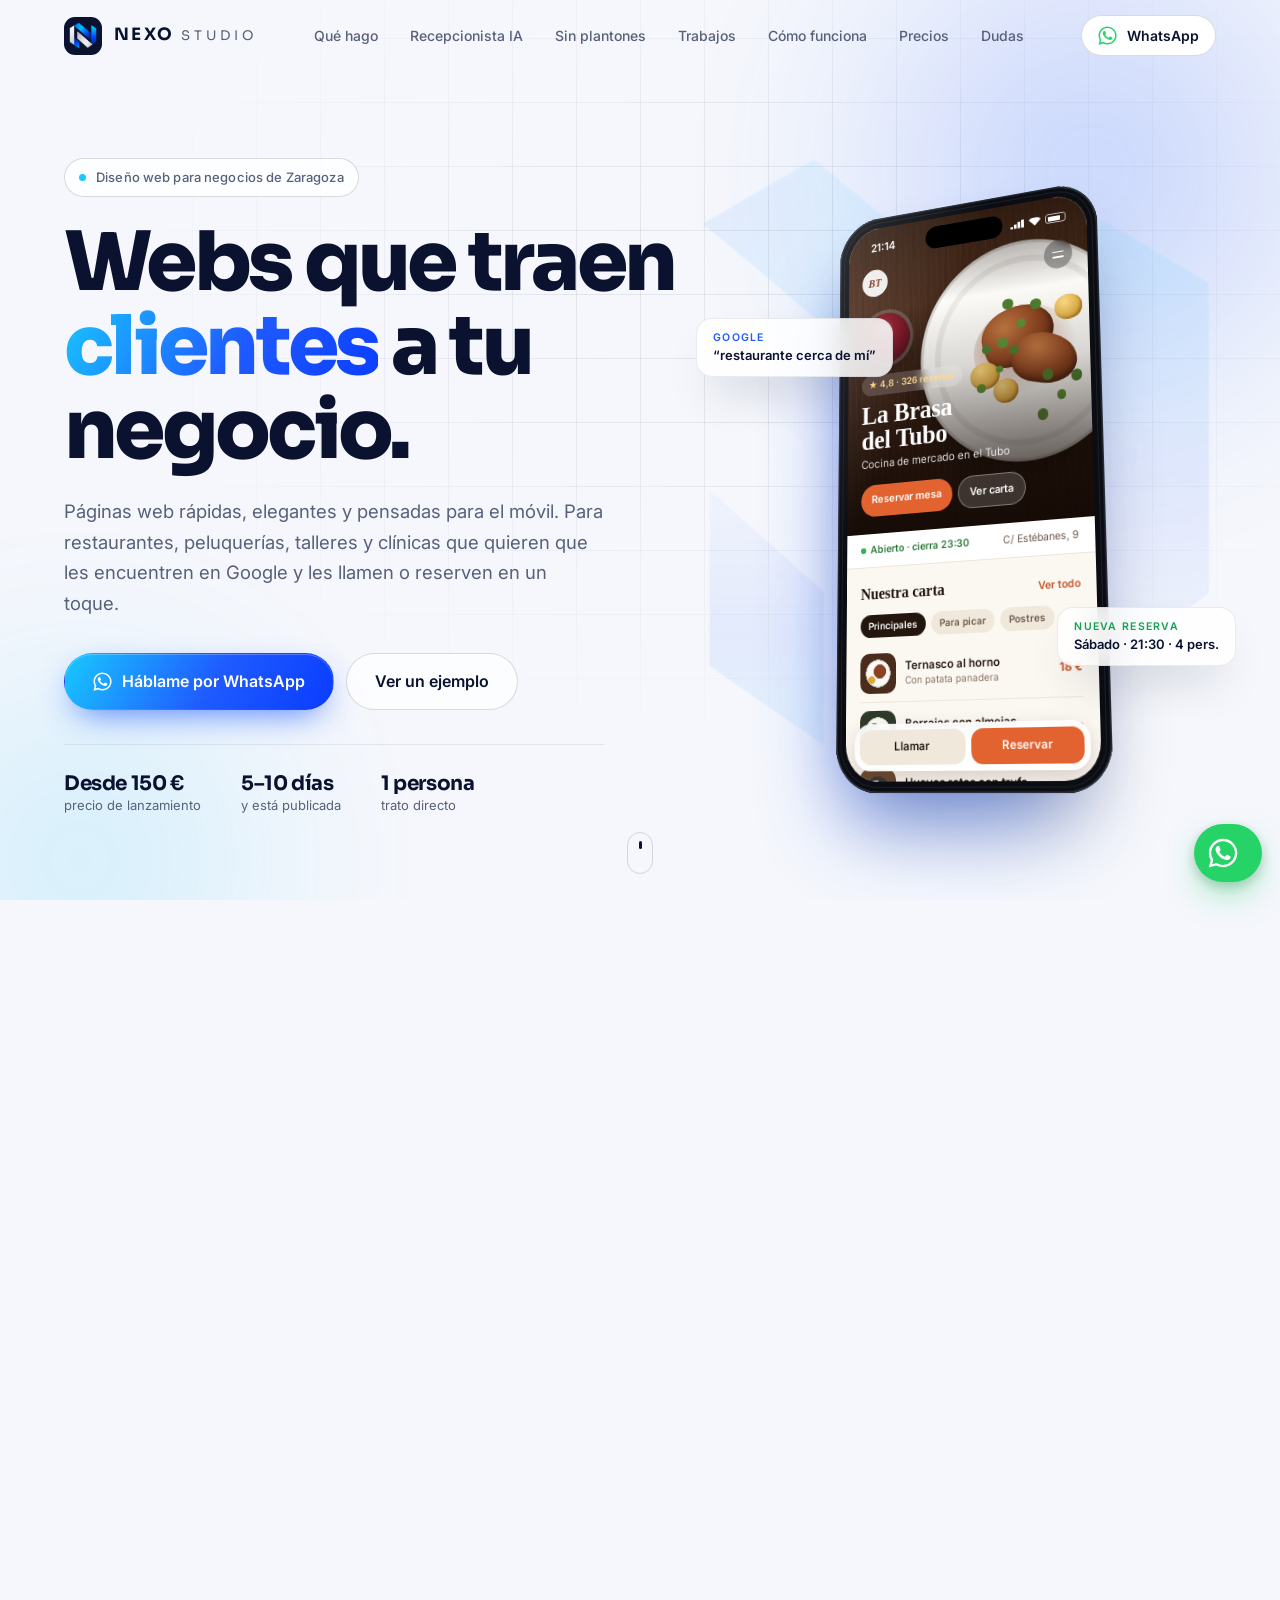
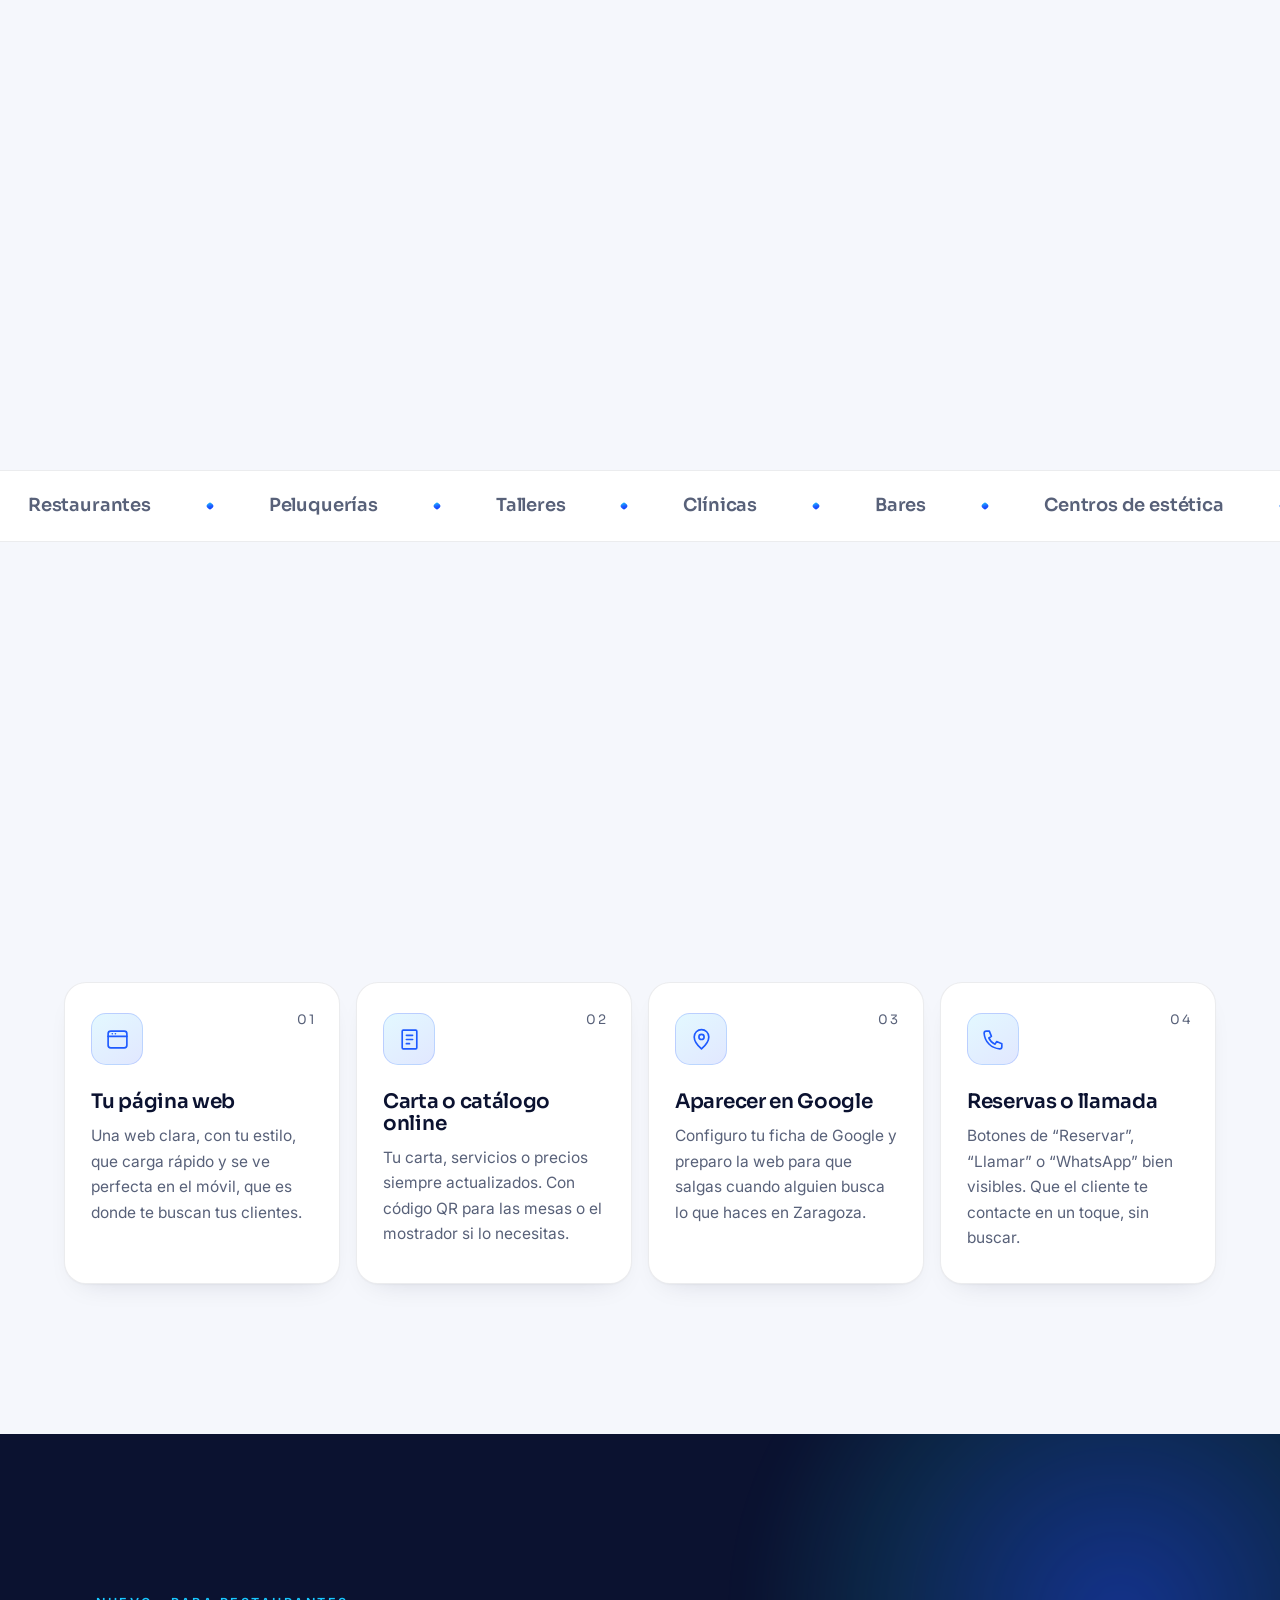
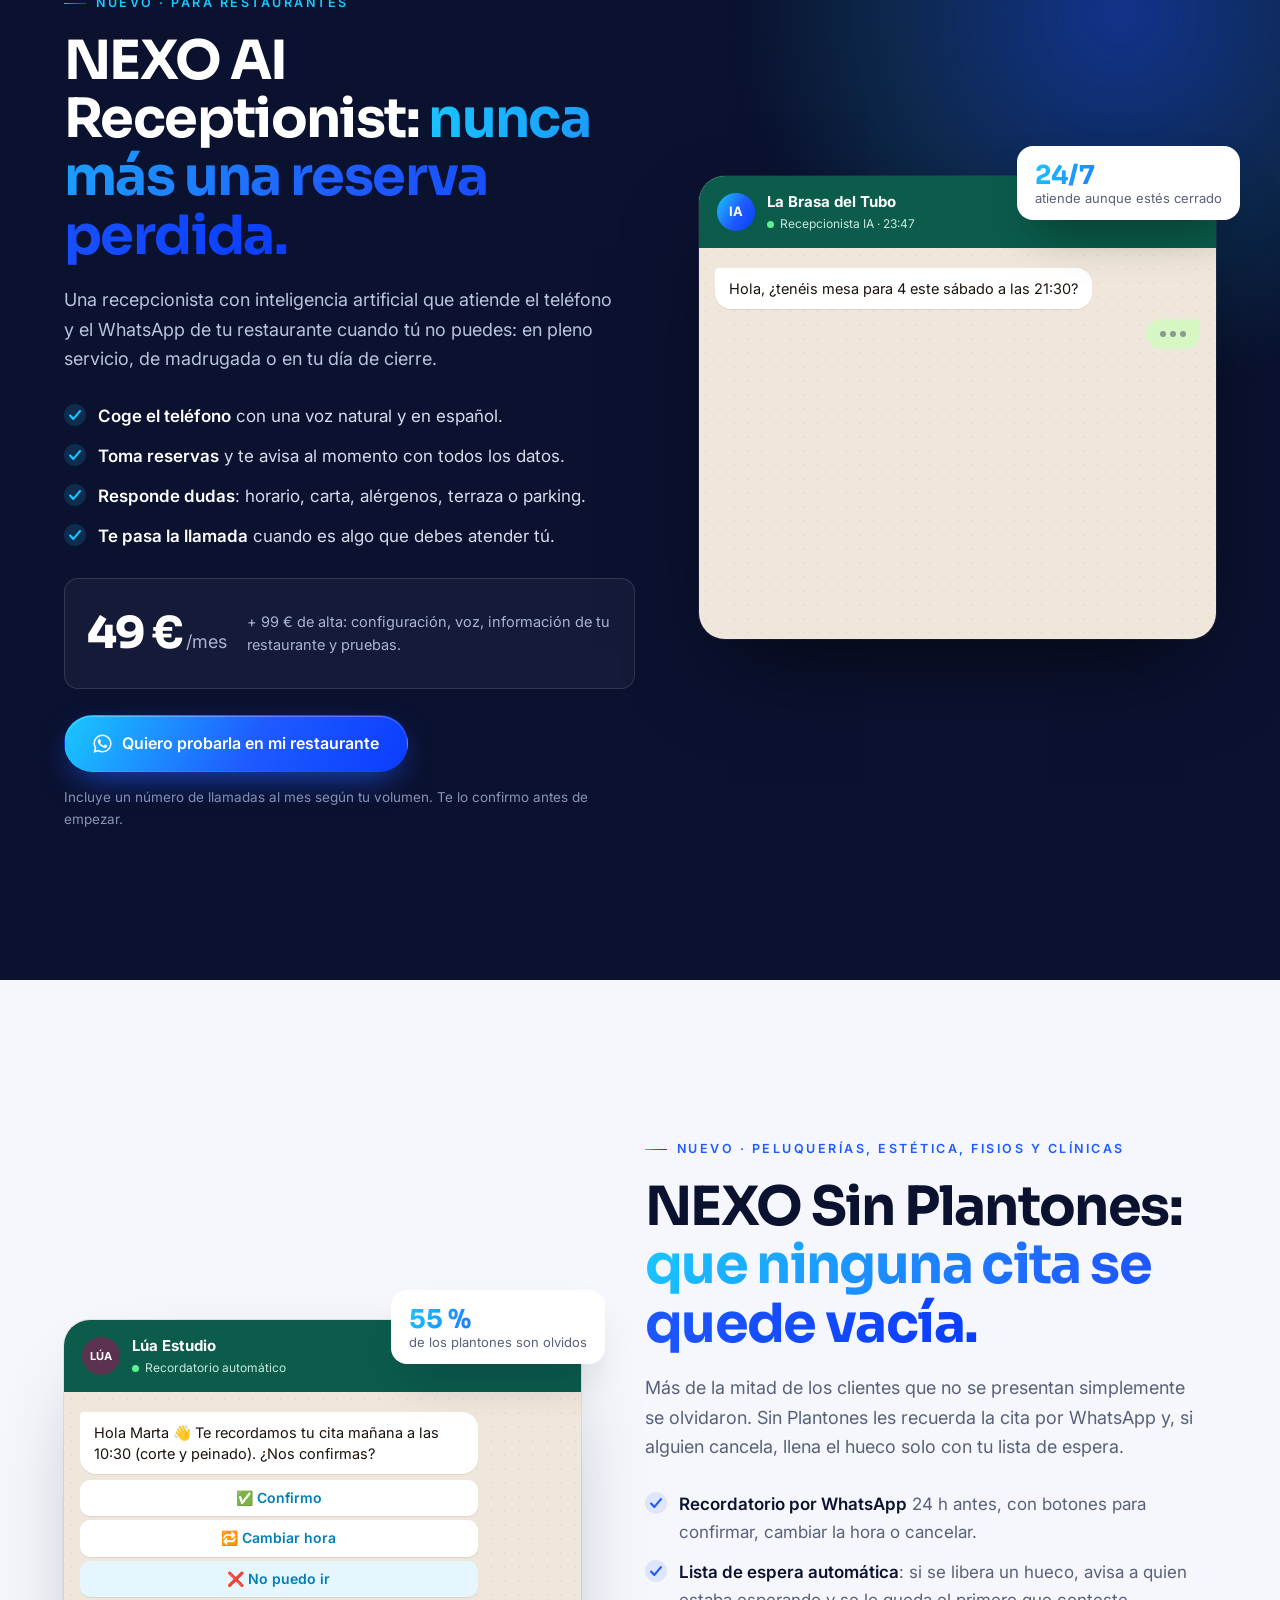
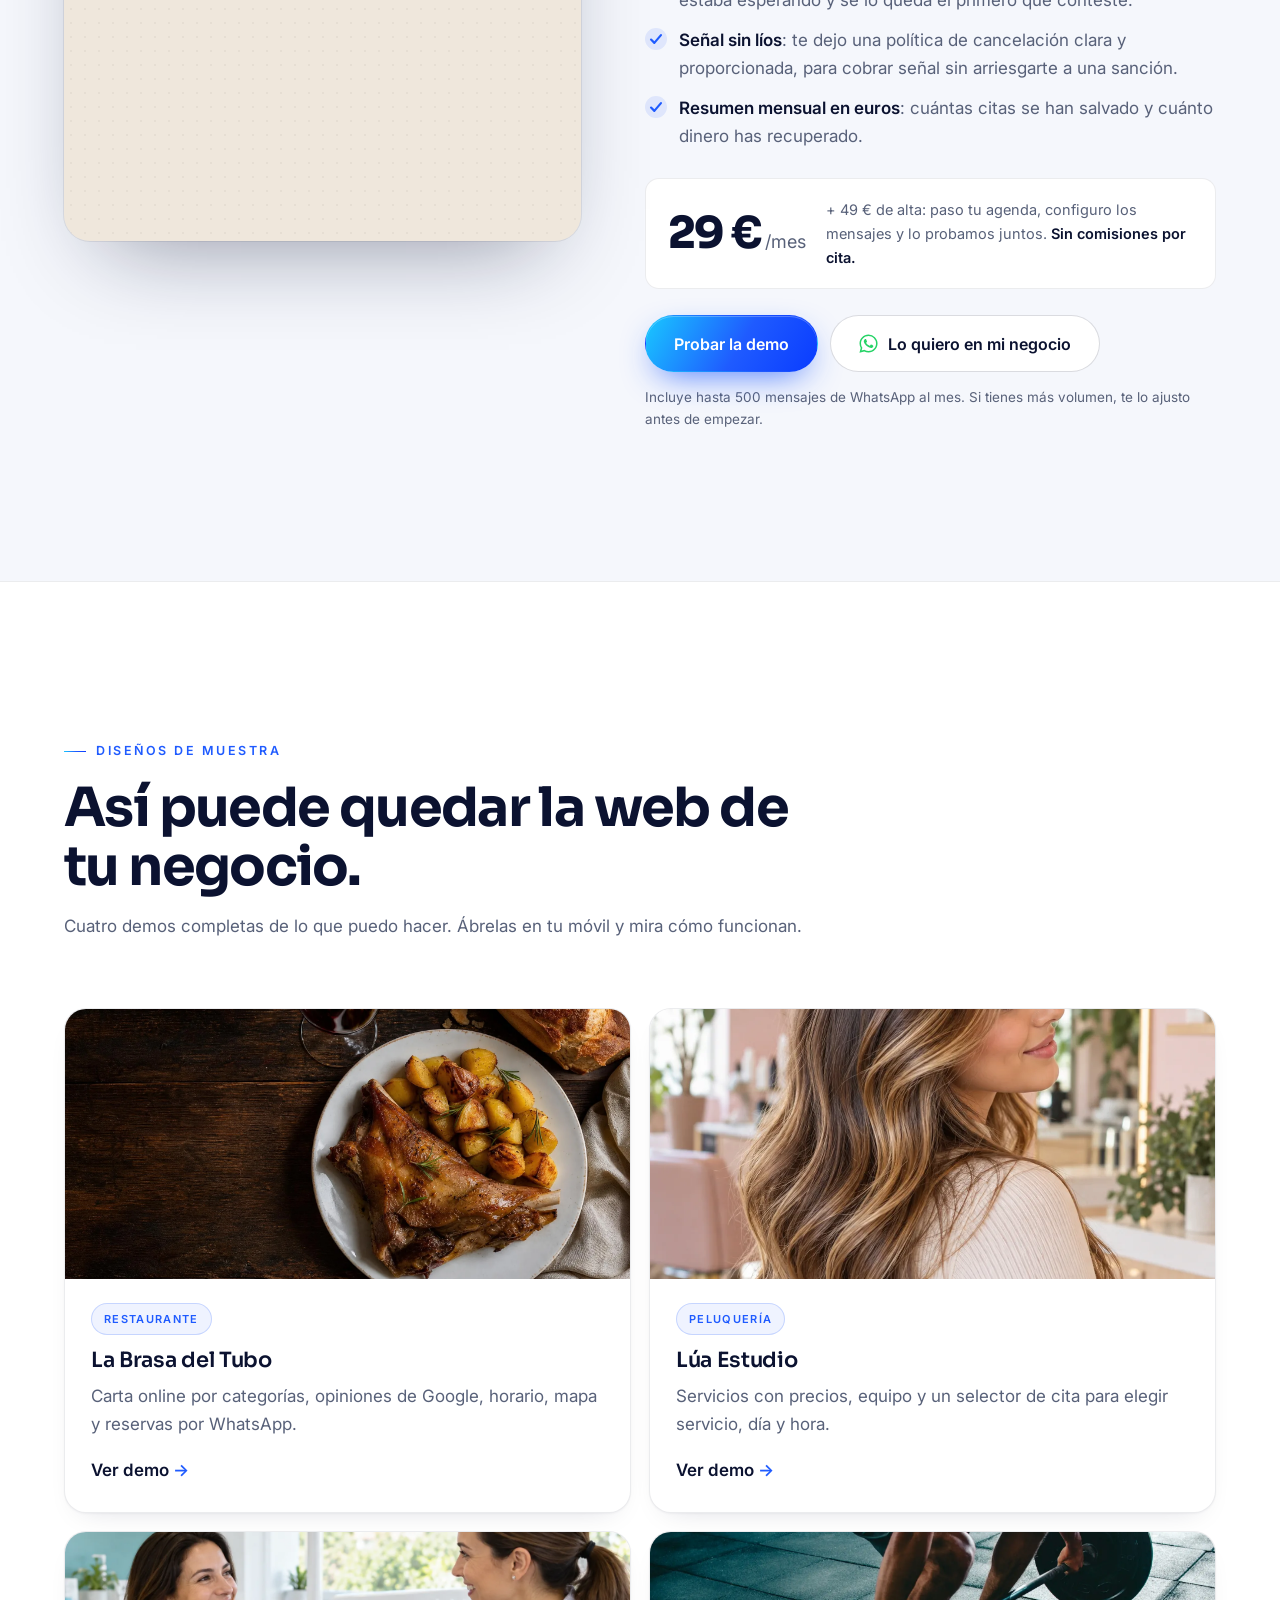
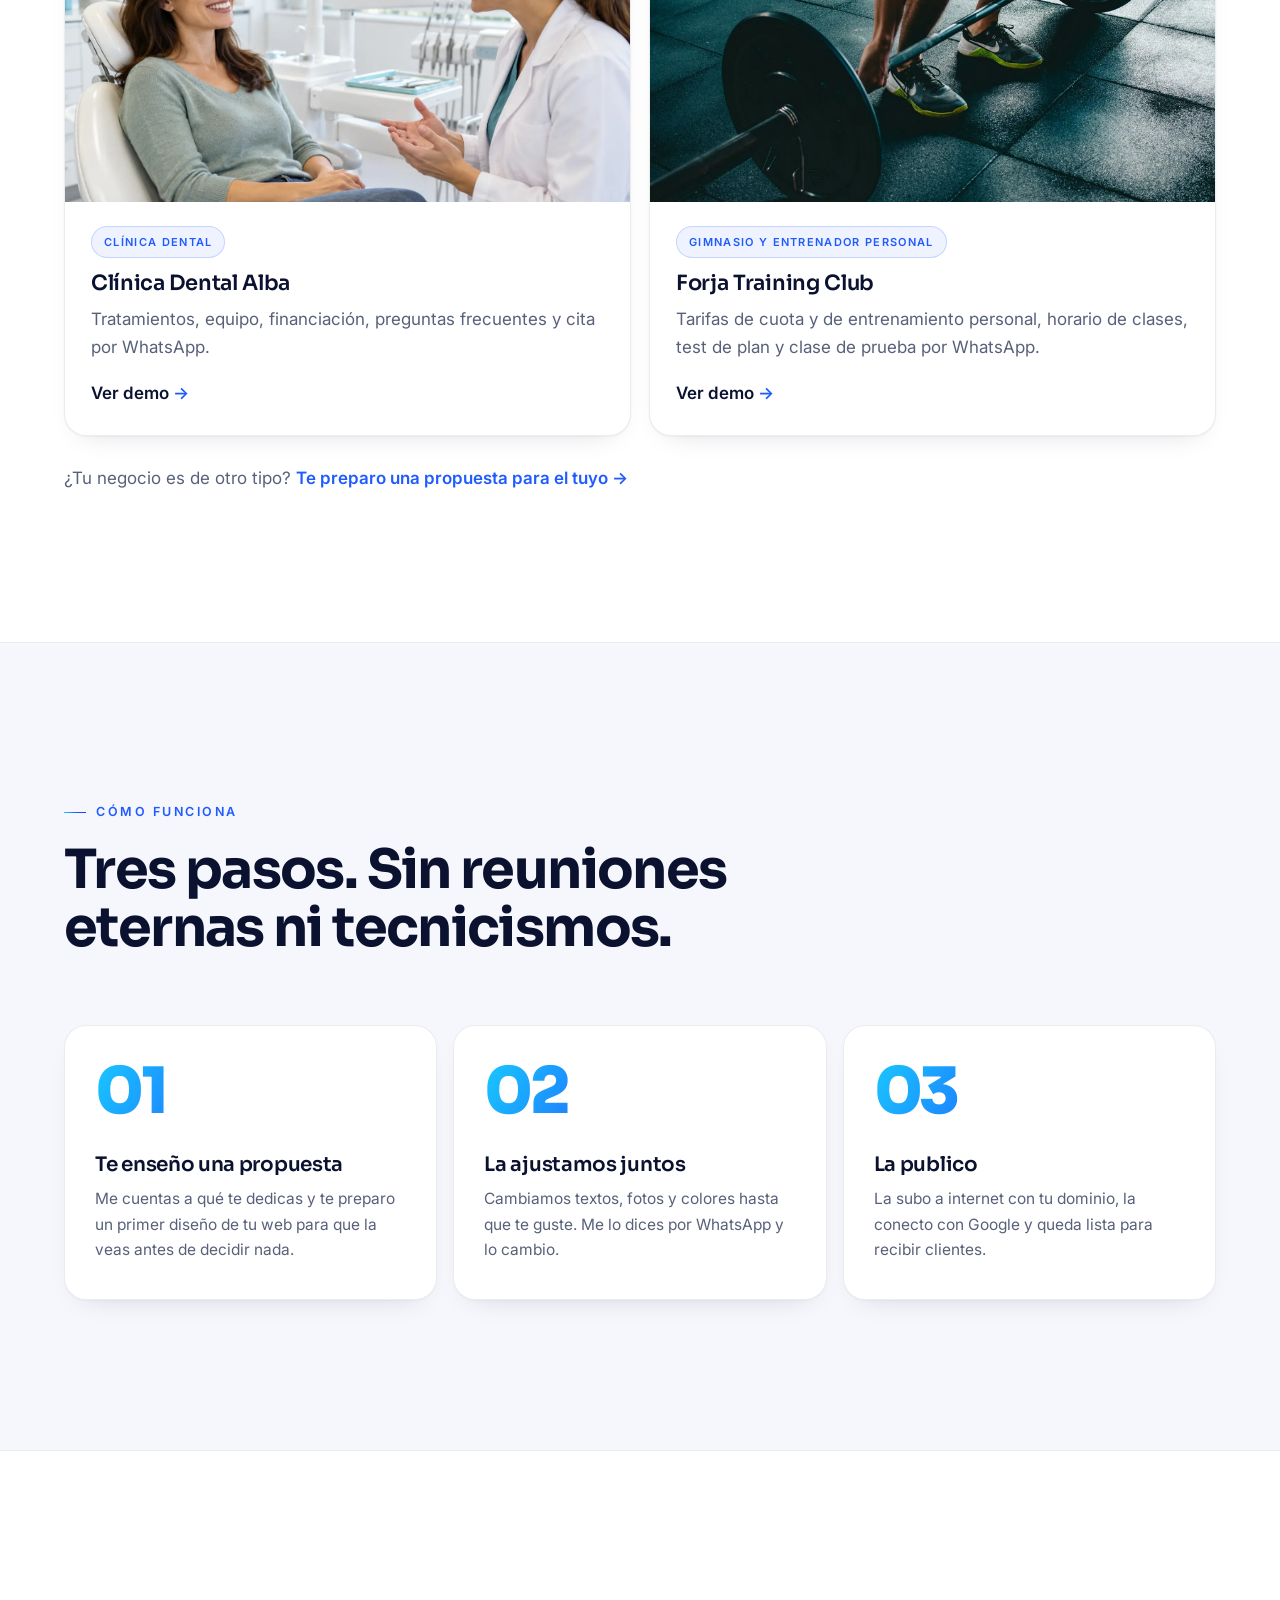
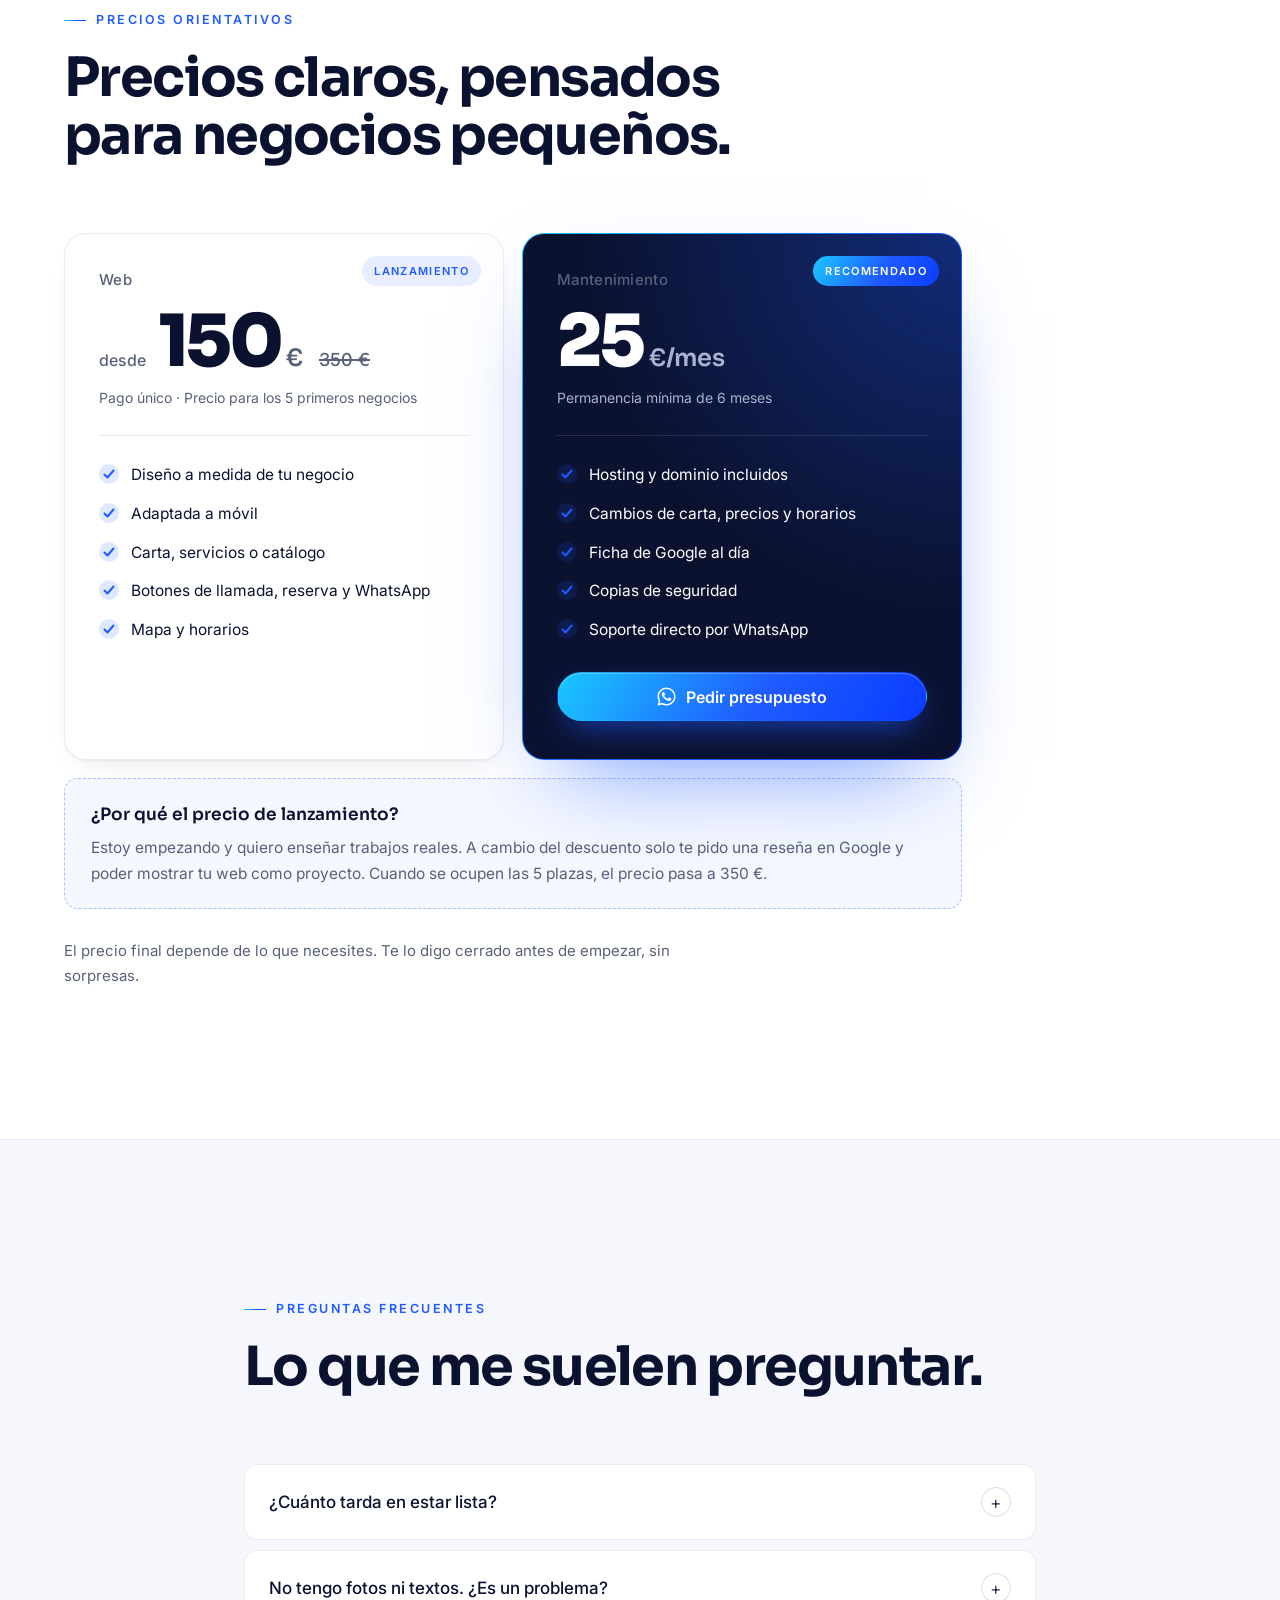
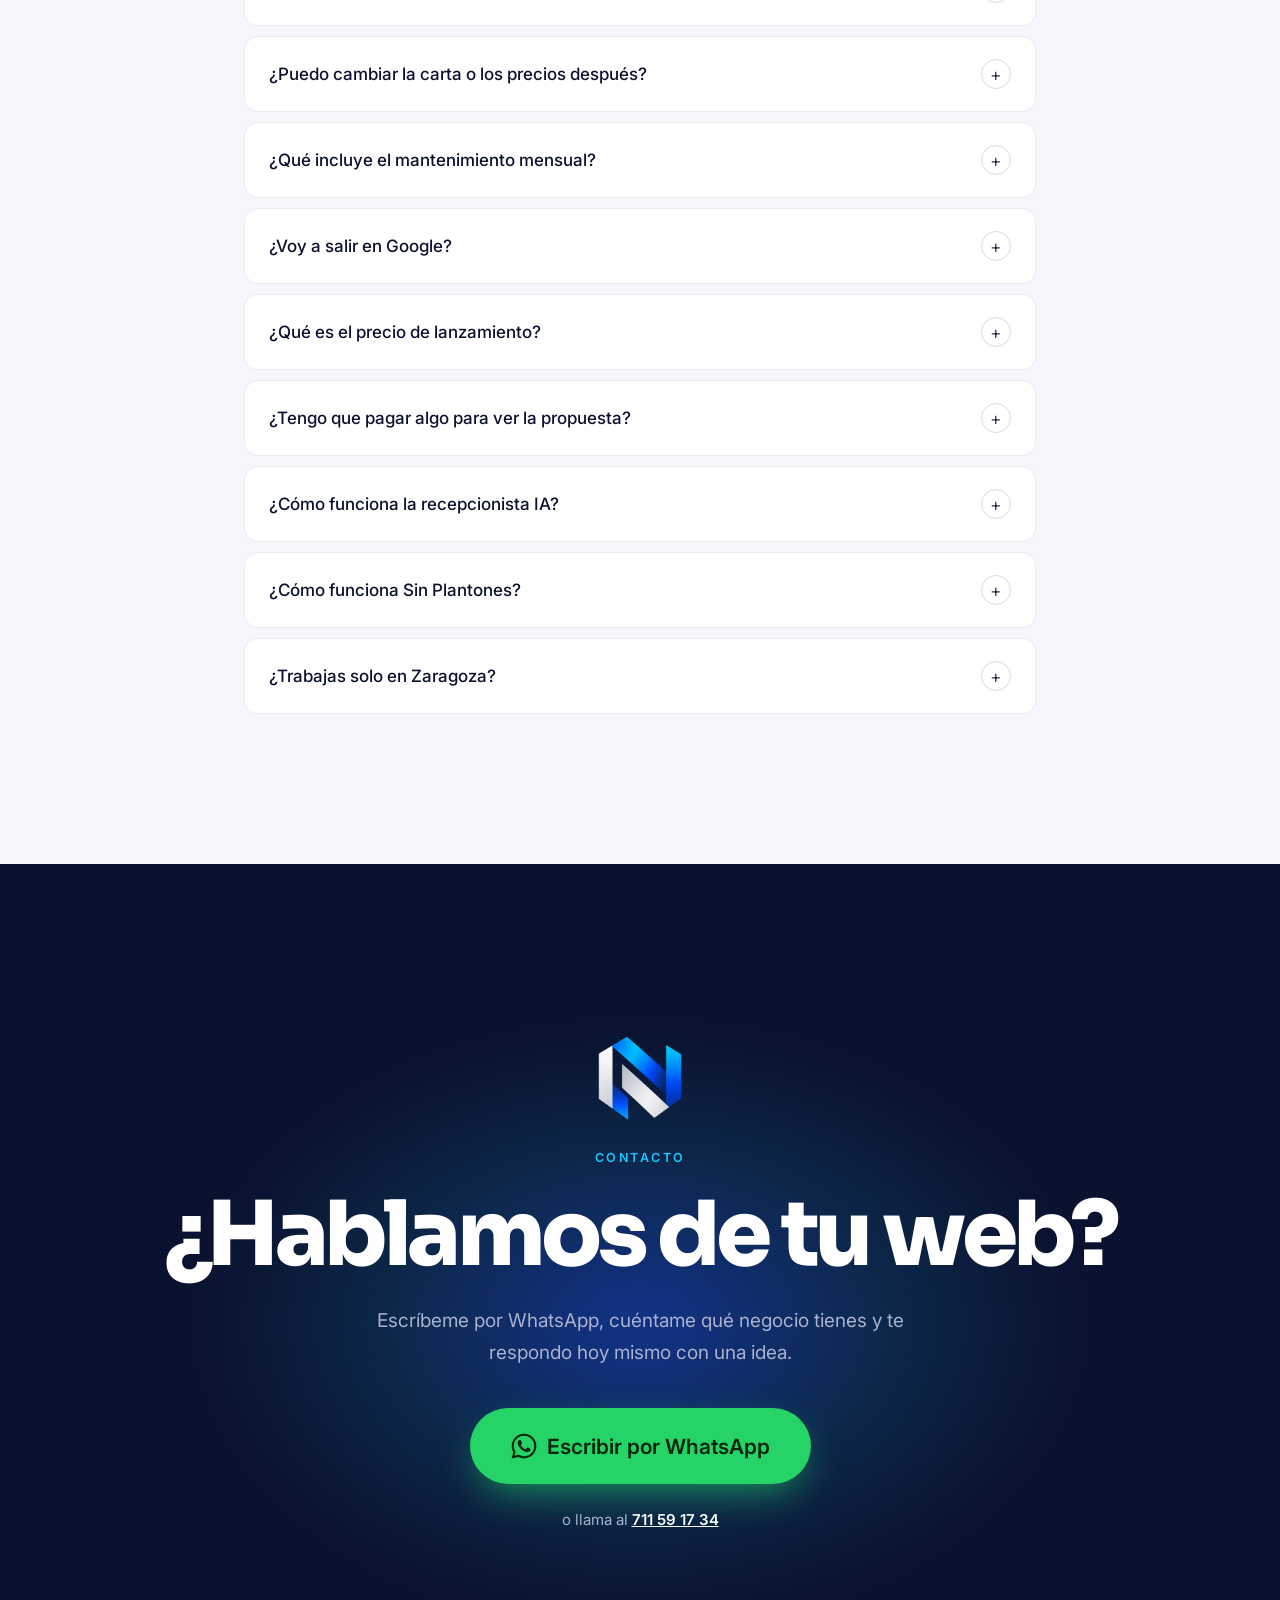
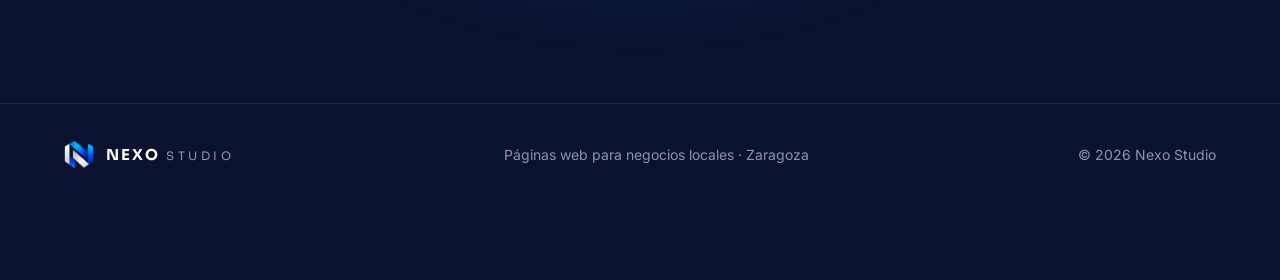
<file: index.html>
<!doctype html>
<html lang="es">
<head>
  <meta charset="utf-8">
  <meta name="viewport" content="width=device-width, initial-scale=1, viewport-fit=cover">
  <title>Nexo Studio · Páginas web para negocios locales en Zaragoza</title>
  <meta name="description" content="Diseño páginas web para restaurantes, peluquerías, talleres y clínicas de Zaragoza. Carta online, aparecer en Google, reservas y recordatorios de cita por WhatsApp. Desde 150 €.">
  <meta name="theme-color" content="#f5f7fc">
  <link rel="canonical" href="https://nexostudio1.github.io/nexo-studio-web/">

  <!-- Compartir en WhatsApp / redes (cambia la URL por tu dominio real) -->
  <meta property="og:type" content="website">
  <meta property="og:locale" content="es_ES">
  <meta property="og:site_name" content="Nexo Studio">
  <meta property="og:title" content="Nexo Studio · Webs que traen clientes a tu negocio">
  <meta property="og:description" content="Páginas web para negocios locales de Zaragoza. Rápidas, bonitas en el móvil y listas para que te encuentren en Google.">
  <meta property="og:url" content="https://nexostudio1.github.io/nexo-studio-web/">
  <meta property="og:image" content="https://nexostudio1.github.io/nexo-studio-web/assets/img/og-image.jpg">
  <meta property="og:image:width" content="1200">
  <meta property="og:image:height" content="630">
  <meta name="twitter:card" content="summary_large_image">
  <meta name="twitter:title" content="Nexo Studio · Webs que traen clientes a tu negocio">
  <meta name="twitter:description" content="Páginas web para negocios locales de Zaragoza.">
  <meta name="twitter:image" content="https://nexostudio1.github.io/nexo-studio-web/assets/img/og-image.jpg">

  <link rel="icon" href="assets/img/favicon.png?v=20261103" type="image/png">
  <link rel="apple-touch-icon" href="assets/img/apple-touch-icon.png?v=20261103">

  <link rel="preconnect" href="https://fonts.googleapis.com">
  <link rel="preconnect" href="https://fonts.gstatic.com" crossorigin>
  <link href="https://fonts.googleapis.com/css2?family=Sora:wght@400;600;700;800&family=Inter:wght@400;500;600&display=swap" rel="stylesheet">
  <link rel="stylesheet" href="styles.css?v=20261104">

  <script type="application/ld+json">
  {
    "@context": "https://schema.org",
    "@type": "ProfessionalService",
    "name": "Nexo Studio",
    "description": "Diseño de páginas web para negocios locales en Zaragoza.",
    "url": "https://nexostudio1.github.io/nexo-studio-web/",
    "logo": "https://nexostudio1.github.io/nexo-studio-web/assets/img/nexo-logo.webp",
    "telephone": "+34711591734",
    "areaServed": "Zaragoza",
    "address": { "@type": "PostalAddress", "addressLocality": "Zaragoza", "addressCountry": "ES" },
    "priceRange": "€"
  }
  </script>

  <script defer src="main.js?v=20261104"></script>
</head>
<body>

  <a class="skip" href="#main">Saltar al contenido</a>

  <header class="nav" id="nav">
    <div class="wrap nav__inner">
      <a href="#inicio" class="logo" aria-label="Nexo Studio, inicio">
        <img class="logo__mark" src="assets/img/nexo-mark.webp?v=20261103" alt="" width="36" height="36">
        <span class="logo__text">NEXO<span>STUDIO</span></span>
      </a>
      <nav class="nav__links" aria-label="Principal">
        <a href="#servicios">Qué hago</a>
        <a href="#recepcionista">Recepcionista IA</a>
        <a href="#sin-plantones">Sin plantones</a>
        <a href="#trabajos">Trabajos</a>
        <a class="nav__extra" href="#proceso">Cómo funciona</a>
        <a href="#precios">Precios</a>
        <a class="nav__extra" href="#faq">Dudas</a>
      </nav>
      <a class="btn btn--small btn--line" href="https://wa.me/34711591734?text=Hola,%20quiero%20info%20sobre%20una%20web" target="_blank" rel="noopener">
        <svg class="ico" aria-hidden="true"><use href="#i-wa"/></svg> WhatsApp
      </a>
    </div>
  </header>

  <main id="main">

    <!-- 1 · HERO (escena con scroll) -->
    <section class="hero" id="inicio">
      <div class="hero__sticky">
        <div class="hero__bg" aria-hidden="true">
          <div class="hero__grid-lines"></div>
          <div class="hero__glow hero__glow--a"></div>
          <div class="hero__glow hero__glow--b"></div>
          <img class="hero__watermark" src="assets/img/nexo-mark.webp?v=20261103" alt="">
        </div>

        <div class="wrap hero__layout">
          <div class="hero__copy">
            <p class="eyebrow"><span class="dot"></span> Diseño web para negocios de Zaragoza</p>
            <h1 class="hero__title">Webs que traen <span class="grad">clientes</span> a tu negocio.</h1>
            <p class="hero__lead">Páginas web rápidas, elegantes y pensadas para el móvil. Para restaurantes, peluquerías, talleres y clínicas que quieren que les encuentren en Google y les llamen o reserven en un toque.</p>
            <div class="hero__ctas">
              <a class="btn btn--primary btn--big" href="https://wa.me/34711591734?text=Hola,%20quiero%20info%20sobre%20una%20web" target="_blank" rel="noopener">
                <svg class="ico" aria-hidden="true"><use href="#i-wa"/></svg> Háblame por WhatsApp
              </a>
              <a class="btn btn--ghost btn--big" href="#trabajos">Ver un ejemplo</a>
            </div>
            <ul class="hero__proof">
              <li><strong>Desde 150 €</strong><span>precio de lanzamiento</span></li>
              <li><strong>5–10 días</strong><span>y está publicada</span></li>
              <li><strong>1 persona</strong><span>trato directo</span></li>
            </ul>
          </div>

          <div class="hero__visual" aria-hidden="true">
            <div class="phone">
              <div class="phone__notch"></div>
              <div class="phone__screen">
                <!-- Barra de estado del móvil -->
                <div class="m-status">
                  <span>21:14</span>
                  <span class="m-status__icons"><i class="m-sig"></i><i class="m-wifi"></i><i class="m-bat"></i></span>
                </div>

                <div class="phone__scroll">
                  <!-- Portada del restaurante -->
                  <div class="m-hero">
                    <div class="m-hero__photo">
                      <div class="m-plate m-plate--big">
                        <i class="f-sauce"></i><i class="f-meat"></i><i class="f-meat f-meat--2"></i>
                        <i class="f-pot"></i><i class="f-pot f-pot--2"></i><i class="f-pot f-pot--3"></i>
                        <i class="f-herb"></i><i class="f-herb f-herb--2"></i><i class="f-herb f-herb--3"></i>
                      </div>
                      <div class="m-glass"></div>
                    </div>
                    <div class="m-nav">
                      <span class="m-logo">BT</span>
                      <span class="m-burger"><i></i><i></i></span>
                    </div>
                    <div class="m-hero__body">
                      <span class="m-chip">★ 4,8 · 326 reseñas</span>
                      <strong class="m-title">La Brasa<br>del Tubo</strong>
                      <span class="m-sub">Cocina de mercado en el Tubo</span>
                      <div class="m-btns"><span class="m-btn">Reservar mesa</span><span class="m-btn m-btn--ghost">Ver carta</span></div>
                    </div>
                  </div>

                  <div class="m-info">
                    <span class="m-open"><i></i>Abierto · cierra 23:30</span>
                    <span>C/ Estébanes, 9</span>
                  </div>

                  <div class="m-section">
                    <div class="m-h"><span>Nuestra carta</span><small>Ver todo</small></div>
                    <div class="m-tabs"><span class="is-on">Principales</span><span>Para picar</span><span>Postres</span></div>
                    <div class="m-dish"><span class="m-thumb m-thumb--1"></span><span class="m-dish__t"><b>Ternasco al horno</b><small>Con patata panadera</small></span><em>18 €</em></div>
                    <div class="m-dish"><span class="m-thumb m-thumb--2"></span><span class="m-dish__t"><b>Borrajas con almejas</b><small>Huerta de Aragón</small></span><em>14 €</em></div>
                    <div class="m-dish"><span class="m-thumb m-thumb--3"></span><span class="m-dish__t"><b>Huevos rotos con trufa</b><small>Trufa negra de Teruel</small></span><em>12 €</em></div>
                    <div class="m-dish"><span class="m-thumb m-thumb--4"></span><span class="m-dish__t"><b>Torrija caramelizada</b><small>Con helado de vainilla</small></span><em>7 €</em></div>
                  </div>

                  <div class="m-section">
                    <div class="m-h"><span>Opiniones</span><small>Google</small></div>
                    <div class="m-review">
                      <span class="m-avatar">LM</span>
                      <span><b>Laura M.</b><i>★★★★★</i><small>“El ternasco, espectacular. Volveremos seguro.”</small></span>
                    </div>
                    <div class="m-review">
                      <span class="m-avatar m-avatar--2">JG</span>
                      <span><b>Javier G.</b><i>★★★★★</i><small>“Reservé por WhatsApp en un minuto.”</small></span>
                    </div>
                  </div>

                  <div class="m-section">
                    <div class="m-h"><span>Dónde estamos</span><small>Cómo llegar</small></div>
                    <div class="m-map"><i class="m-road m-road--1"></i><i class="m-road m-road--2"></i><i class="m-road m-road--3"></i><i class="m-pin"></i></div>
                  </div>
                  <div class="m-spacer"></div>
                </div>

                <!-- Barra fija de acciones -->
                <div class="m-bar"><span class="m-bar__call">Llamar</span><span class="m-bar__book">Reservar</span></div>
              </div>
            </div>
            <div class="float-card float-card--a">
              <span class="float-card__k">Google</span>
              <span class="float-card__v">“restaurante cerca de mí”</span>
            </div>
            <div class="float-card float-card--b">
              <span class="float-card__k float-card__k--ok">Nueva reserva</span>
              <span class="float-card__v">Sábado · 21:30 · 4 pers.</span>
            </div>
            <div class="float-card float-card--c">
              <span class="float-card__k">Visitas este mes</span>
              <span class="float-card__v float-card__v--big">+1.240</span>
            </div>
          </div>
        </div>

        <p class="hero__caption" aria-hidden="true">Tu negocio, en el bolsillo de <span class="grad">tus clientes</span>.</p>

        <a class="scroll-hint" href="#servicios" aria-label="Bajar">
          <span class="scroll-hint__line"></span>
        </a>
      </div>
    </section>

    <div class="marquee" aria-hidden="true">
      <div class="marquee__track">
        <span>Restaurantes</span><span>Peluquerías</span><span>Talleres</span><span>Clínicas</span><span>Bares</span><span>Centros de estética</span><span>Fisioterapia</span><span>Tiendas de barrio</span>
        <span>Restaurantes</span><span>Peluquerías</span><span>Talleres</span><span>Clínicas</span><span>Bares</span><span>Centros de estética</span><span>Fisioterapia</span><span>Tiendas de barrio</span>
      </div>
    </div>

    <!-- 2 · QUÉ HAGO -->
    <section class="section" id="servicios">
      <div class="wrap">
        <header class="section__head reveal">
          <p class="kicker">Qué hago</p>
          <h2>Todo lo que tu negocio necesita para que lo encuentren. Nada más.</h2>
        </header>

        <div class="services">
          <article class="card service reveal">
            <span class="service__n">01</span>
            <div class="service__ico"><svg aria-hidden="true"><use href="#i-web"/></svg></div>
            <h3>Tu página web</h3>
            <p>Una web clara, con tu estilo, que carga rápido y se ve perfecta en el móvil, que es donde te buscan tus clientes.</p>
          </article>
          <article class="card service reveal">
            <span class="service__n">02</span>
            <div class="service__ico"><svg aria-hidden="true"><use href="#i-menu"/></svg></div>
            <h3>Carta o catálogo online</h3>
            <p>Tu carta, servicios o precios siempre actualizados. Con código QR para las mesas o el mostrador si lo necesitas.</p>
          </article>
          <article class="card service reveal">
            <span class="service__n">03</span>
            <div class="service__ico"><svg aria-hidden="true"><use href="#i-pin"/></svg></div>
            <h3>Aparecer en Google</h3>
            <p>Configuro tu ficha de Google y preparo la web para que salgas cuando alguien busca lo que haces en Zaragoza.</p>
          </article>
          <article class="card service reveal">
            <span class="service__n">04</span>
            <div class="service__ico"><svg aria-hidden="true"><use href="#i-phone"/></svg></div>
            <h3>Reservas o llamada</h3>
            <p>Botones de “Reservar”, “Llamar” o “WhatsApp” bien visibles. Que el cliente te contacte en un toque, sin buscar.</p>
          </article>
        </div>
      </div>
    </section>

    <!-- 2b · NEXO AI RECEPTIONIST -->
    <section class="section ai" id="recepcionista">
      <div class="ai__glow" aria-hidden="true"></div>
      <div class="wrap ai__grid">
        <div class="ai__copy">
          <p class="kicker reveal">Nuevo · Para restaurantes</p>
          <h2 class="reveal">NEXO AI Receptionist: <span class="grad">nunca más una reserva perdida.</span></h2>
          <p class="ai__lead reveal">Una recepcionista con inteligencia artificial que atiende el teléfono y el WhatsApp de tu restaurante cuando tú no puedes: en pleno servicio, de madrugada o en tu día de cierre.</p>
          <ul class="ai__list">
            <li class="reveal"><span><b>Coge el teléfono</b> con una voz natural y en español.</span></li>
            <li class="reveal"><span><b>Toma reservas</b> y te avisa al momento con todos los datos.</span></li>
            <li class="reveal"><span><b>Responde dudas</b>: horario, carta, alérgenos, terraza o parking.</span></li>
            <li class="reveal"><span><b>Te pasa la llamada</b> cuando es algo que debes atender tú.</span></li>
          </ul>
          <div class="ai__price reveal">
            <div><span class="ai__amount">49 €</span><span class="ai__per">/mes</span></div>
            <p>+ 99 € de alta: configuración, voz, información de tu restaurante y pruebas.</p>
          </div>
          <a class="btn btn--primary btn--big reveal" href="https://wa.me/34711591734?text=Hola,%20quiero%20info%20sobre%20NEXO%20AI%20Receptionist%20para%20mi%20restaurante" target="_blank" rel="noopener">
            <svg class="ico" aria-hidden="true"><use href="#i-wa"/></svg> Quiero probarla en mi restaurante
          </a>
          <p class="ai__note reveal">Incluye un número de llamadas al mes según tu volumen. Te lo confirmo antes de empezar.</p>
        </div>

        <div class="ai__demo reveal" aria-label="Ejemplo de conversación con la recepcionista IA">
          <div class="chat">
            <div class="chat__head">
              <span class="chat__avatar" aria-hidden="true">IA</span>
              <span><b>La Brasa del Tubo</b><small><i class="chat__dot"></i> Recepcionista IA · 23:47</small></span>
            </div>
            <div class="chat__body" id="chat" data-play>
              <p class="msg msg--in">Hola, ¿tenéis mesa para 4 este sábado a las 21:30?</p>
              <p class="msg msg--out">¡Hola! Sí, tenemos mesa el sábado a las 21:30 para 4 personas. ¿A nombre de quién la apunto?</p>
              <p class="msg msg--in">De Marta. Uno de nosotros es celíaco.</p>
              <p class="msg msg--out">Perfecto, Marta. Lo anoto: tenemos platos sin gluten marcados en la carta. Reserva confirmada ✅</p>
              <p class="msg msg--sys">📲 Aviso enviado al restaurante: Sábado · 21:30 · 4 pers. · Marta · celíaco</p>
            </div>
          </div>
          <div class="ai__stat"><b>24/7</b><span>atiende aunque estés cerrado</span></div>
        </div>
      </div>
    </section>

    <!-- 2c · NEXO SIN PLANTONES -->
    <section class="section np" id="sin-plantones">
      <div class="wrap np__grid">
        <div class="np__copy">
          <p class="kicker reveal">Nuevo · Peluquerías, estética, fisios y clínicas</p>
          <h2 class="reveal">NEXO Sin Plantones: <span class="grad">que ninguna cita se quede vacía.</span></h2>
          <p class="np__lead reveal">Más de la mitad de los clientes que no se presentan simplemente se olvidaron. Sin Plantones les recuerda la cita por WhatsApp y, si alguien cancela, llena el hueco solo con tu lista de espera.</p>
          <ul class="np__list">
            <li class="reveal"><span><b>Recordatorio por WhatsApp</b> 24 h antes, con botones para confirmar, cambiar la hora o cancelar.</span></li>
            <li class="reveal"><span><b>Lista de espera automática</b>: si se libera un hueco, avisa a quien estaba esperando y se lo queda el primero que conteste.</span></li>
            <li class="reveal"><span><b>Señal sin líos</b>: te dejo una política de cancelación clara y proporcionada, para cobrar señal sin arriesgarte a una sanción.</span></li>
            <li class="reveal"><span><b>Resumen mensual en euros</b>: cuántas citas se han salvado y cuánto dinero has recuperado.</span></li>
          </ul>
          <div class="np__price reveal">
            <div><span class="np__amount">29 €</span><span class="np__per">/mes</span></div>
            <p>+ 49 € de alta: paso tu agenda, configuro los mensajes y lo probamos juntos. <b>Sin comisiones por cita.</b></p>
          </div>
          <div class="np__ctas reveal">
            <a class="btn btn--primary btn--big" href="demos/sin-plantones/">Probar la demo</a>
            <a class="btn btn--line btn--big" href="https://wa.me/34711591734?text=Hola,%20quiero%20info%20sobre%20NEXO%20Sin%20Plantones%20para%20mi%20negocio" target="_blank" rel="noopener">
              <svg class="ico" aria-hidden="true"><use href="#i-wa"/></svg> Lo quiero en mi negocio
            </a>
          </div>
          <p class="np__note reveal">Incluye hasta 500 mensajes de WhatsApp al mes. Si tienes más volumen, te lo ajusto antes de empezar.</p>
        </div>

        <div class="np__demo reveal" aria-label="Ejemplo de recordatorio y lista de espera por WhatsApp">
          <div class="chat">
            <div class="chat__head">
              <span class="chat__avatar np__avatar" aria-hidden="true">LÚA</span>
              <span><b>Lúa Estudio</b><small><i class="chat__dot"></i> Recordatorio automático</small></span>
            </div>
            <div class="chat__body" data-play>
              <p class="msg msg--in">Hola Marta 👋 Te recordamos tu cita mañana a las 10:30 (corte y peinado). ¿Nos confirmas?</p>
              <p class="msg msg--btns"><span>✅ Confirmo</span><span>🔁 Cambiar hora</span><span class="is-picked">❌ No puedo ir</span></p>
              <p class="msg msg--out">❌ No puedo ir</p>
              <p class="msg msg--in">Sin problema, Marta. ¡Gracias por avisar! 🙏</p>
              <p class="msg msg--sys">🔔 Hueco libre a las 10:30 · Aviso enviado a Lucía, de la lista de espera</p>
              <p class="msg msg--sys msg--win">✅ Lucía ha cogido el hueco · +32 € recuperados</p>
            </div>
          </div>
          <div class="ai__stat"><b>55 %</b><span>de los plantones son olvidos</span></div>
        </div>
      </div>
    </section>

    <!-- 3 · TRABAJOS -->
    <section class="section section--alt" id="trabajos">
      <div class="wrap">
        <header class="section__head reveal">
          <p class="kicker">Diseños de muestra</p>
          <h2>Así puede quedar la web de tu negocio.</h2>
          <p class="section__sub">Cuatro demos completas de lo que puedo hacer. Ábrelas en tu móvil y mira cómo funcionan.</p>
        </header>

        <div class="works works--3 works--4">
          <!-- Demo restaurante -->
          <a class="card work reveal" href="demos/restaurante/">
            <div class="work__media work__media--photo"><img src="demos/img/resto-hero.webp" alt="Web de muestra de restaurante" loading="lazy"></div>
            <div class="work__info">
              <span class="badge">Restaurante</span>
              <h3>La Brasa del Tubo</h3>
              <p>Carta online por categorías, opiniones de Google, horario, mapa y reservas por WhatsApp.</p>
              <span class="link-arrow">Ver demo <span aria-hidden="true">→</span></span>
            </div>
          </a>

          <!-- Demo peluquería -->
          <a class="card work reveal" href="demos/peluqueria/">
            <div class="work__media work__media--photo"><img src="demos/img/pelu-hero.webp" alt="Web de muestra de peluquería" loading="lazy"></div>
            <div class="work__info">
              <span class="badge">Peluquería</span>
              <h3>Lúa Estudio</h3>
              <p>Servicios con precios, equipo y un selector de cita para elegir servicio, día y hora.</p>
              <span class="link-arrow">Ver demo <span aria-hidden="true">→</span></span>
            </div>
          </a>

          <!-- Demo clínica -->
          <a class="card work reveal" href="demos/clinica/">
            <div class="work__media work__media--photo"><img src="demos/img/clinic-hero.webp" alt="Web de muestra de clínica dental" loading="lazy"></div>
            <div class="work__info">
              <span class="badge">Clínica dental</span>
              <h3>Clínica Dental Alba</h3>
              <p>Tratamientos, equipo, financiación, preguntas frecuentes y cita por WhatsApp.</p>
              <span class="link-arrow">Ver demo <span aria-hidden="true">→</span></span>
            </div>
          </a>
          <!-- Demo gimnasio -->
          <a class="card work reveal" href="demos/gimnasio/">
            <div class="work__media work__media--photo"><img src="demos/img/gym-hero.webp" alt="Web de muestra de gimnasio y entrenamiento personal" loading="lazy"></div>
            <div class="work__info">
              <span class="badge">Gimnasio y entrenador personal</span>
              <h3>Forja Training Club</h3>
              <p>Tarifas de cuota y de entrenamiento personal, horario de clases, test de plan y clase de prueba por WhatsApp.</p>
              <span class="link-arrow">Ver demo <span aria-hidden="true">→</span></span>
            </div>
          </a>
        </div>

        <p class="works__cta reveal">¿Tu negocio es de otro tipo? <a href="https://wa.me/34711591734?text=Hola,%20quiero%20info%20sobre%20una%20web" target="_blank" rel="noopener">Te preparo una propuesta para el tuyo →</a></p>
      </div>
    </section>

    <!-- 4 · CÓMO FUNCIONA -->
    <section class="section" id="proceso">
      <div class="wrap">
        <header class="section__head reveal">
          <p class="kicker">Cómo funciona</p>
          <h2>Tres pasos. Sin reuniones eternas ni tecnicismos.</h2>
        </header>

        <ol class="steps">
          <li class="card step reveal">
            <span class="step__n">01</span>
            <h3>Te enseño una propuesta</h3>
            <p>Me cuentas a qué te dedicas y te preparo un primer diseño de tu web para que la veas antes de decidir nada.</p>
          </li>
          <li class="card step reveal">
            <span class="step__n">02</span>
            <h3>La ajustamos juntos</h3>
            <p>Cambiamos textos, fotos y colores hasta que te guste. Me lo dices por WhatsApp y lo cambio.</p>
          </li>
          <li class="card step reveal">
            <span class="step__n">03</span>
            <h3>La publico</h3>
            <p>La subo a internet con tu dominio, la conecto con Google y queda lista para recibir clientes.</p>
          </li>
        </ol>
      </div>
    </section>

    <!-- 5 · PRECIOS -->
    <section class="section section--alt" id="precios">
      <div class="wrap">
        <header class="section__head reveal">
          <p class="kicker">Precios orientativos</p>
          <h2>Precios claros, pensados para negocios pequeños.</h2>
        </header>

        <div class="pricing">
          <article class="card price reveal">
            <span class="price__ribbon price__ribbon--launch">Lanzamiento</span>
            <h3>Web</h3>
            <p class="price__amount"><span class="price__from">desde</span>150<span class="price__cur">€</span><s class="price__old">350 €</s></p>
            <p class="price__note">Pago único · Precio para los 5 primeros negocios</p>
            <ul class="checks">
              <li>Diseño a medida de tu negocio</li>
              <li>Adaptada a móvil</li>
              <li>Carta, servicios o catálogo</li>
              <li>Botones de llamada, reserva y WhatsApp</li>
              <li>Mapa y horarios</li>
            </ul>
          </article>

          <article class="card price price--featured reveal">
            <span class="price__ribbon">Recomendado</span>
            <h3>Mantenimiento</h3>
            <p class="price__amount">25<span class="price__cur">€/mes</span></p>
            <p class="price__note">Permanencia mínima de 6 meses</p>
            <ul class="checks">
              <li>Hosting y dominio incluidos</li>
              <li>Cambios de carta, precios y horarios</li>
              <li>Ficha de Google al día</li>
              <li>Copias de seguridad</li>
              <li>Soporte directo por WhatsApp</li>
            </ul>
            <a class="btn btn--primary btn--block" href="https://wa.me/34711591734?text=Hola,%20quiero%20info%20sobre%20una%20web" target="_blank" rel="noopener">
              <svg class="ico" aria-hidden="true"><use href="#i-wa"/></svg> Pedir presupuesto
            </a>
          </article>
        </div>
        <div class="launch reveal">
          <p class="launch__title">¿Por qué el precio de lanzamiento?</p>
          <p>Estoy empezando y quiero enseñar trabajos reales. A cambio del descuento solo te pido una reseña en Google y poder mostrar tu web como proyecto. Cuando se ocupen las 5 plazas, el precio pasa a 350 €.</p>
        </div>
        <p class="pricing__foot reveal">El precio final depende de lo que necesites. Te lo digo cerrado antes de empezar, sin sorpresas.</p>
      </div>
    </section>

    <!-- 6 · FAQ -->
    <section class="section" id="faq">
      <div class="wrap wrap--narrow">
        <header class="section__head reveal">
          <p class="kicker">Preguntas frecuentes</p>
          <h2>Lo que me suelen preguntar.</h2>
        </header>

        <div class="faq">
          <details class="reveal">
            <summary>¿Cuánto tarda en estar lista?</summary>
            <p>Normalmente, entre 5 y 10 días desde que me pasas la información (textos, fotos, carta…). Si tienes prisa, dímelo y lo vemos.</p>
          </details>
          <details class="reveal">
            <summary>No tengo fotos ni textos. ¿Es un problema?</summary>
            <p>Para nada. Te ayudo a redactar los textos y, si hace falta, usamos fotos de calidad mientras haces las tuyas.</p>
          </details>
          <details class="reveal">
            <summary>¿Puedo cambiar la carta o los precios después?</summary>
            <p>Sí. Con el mantenimiento me escribes por WhatsApp y lo cambio yo, sin que tengas que tocar nada.</p>
          </details>
          <details class="reveal">
            <summary>¿Qué incluye el mantenimiento mensual?</summary>
            <p>El alojamiento de la web, el dominio, copias de seguridad, pequeños cambios y soporte directo conmigo. Tiene una permanencia mínima de 6 meses; después puedes dejarlo cuando quieras, avisando con un mes de antelación.</p>
          </details>
          <details class="reveal">
            <summary>¿Voy a salir en Google?</summary>
            <p>Configuro tu ficha de Google Business y preparo la web para que Google la entienda. Salir el primero depende también de tus reseñas y de la competencia, pero partirás con todo bien hecho.</p>
          </details>
          <details class="reveal">
            <summary>¿Qué es el precio de lanzamiento?</summary>
            <p>Los 5 primeros negocios tienen la web desde 150 € en lugar de 350 €. A cambio te pido una reseña en Google y permiso para enseñar tu web como trabajo. El mantenimiento es el mismo: 25 €/mes.</p>
          </details>
          <details class="reveal">
            <summary>¿Tengo que pagar algo para ver la propuesta?</summary>
            <p>No. Te enseño una propuesta primero y solo si te convence seguimos adelante.</p>
          </details>
          <details class="reveal">
            <summary>¿Cómo funciona la recepcionista IA?</summary>
            <p>Configuro un asistente con la información de tu restaurante (horario, carta, normas de reserva) y lo conecto a tu teléfono o WhatsApp. Cuando no puedes atender, responde ella, apunta la reserva y te avisa. Antes de activarla la probamos juntos.</p>
          </details>
          <details class="reveal">
            <summary>¿Cómo funciona Sin Plantones?</summary>
            <p>Cada cliente recibe por WhatsApp un recordatorio el día antes de su cita y puede confirmar, cambiar la hora o cancelar con un toque. Si alguien cancela, se avisa a las personas de tu lista de espera y el hueco se lo queda la primera que conteste. Tus clientes no tienen que instalar nada y tú no pagas comisiones por cita. <a href="demos/sin-plantones/">Pruébalo en la demo</a>.</p>
          </details>
          <details class="reveal">
            <summary>¿Trabajas solo en Zaragoza?</summary>
            <p>Me centro en negocios de Zaragoza y alrededores porque me gusta poder pasarme a conocerlos, pero puedo trabajar con cualquier negocio de España.</p>
          </details>
        </div>
      </div>
    </section>

    <!-- 7 · CONTACTO -->
    <section class="contact" id="contacto">
      <div class="contact__glow" aria-hidden="true"></div>
      <div class="wrap contact__inner reveal">
        <img class="contact__mark" src="assets/img/nexo-mark.webp?v=20261103" alt="" width="88" height="88">
        <p class="kicker">Contacto</p>
        <h2>¿Hablamos de tu web?</h2>
        <p class="contact__lead">Escríbeme por WhatsApp, cuéntame qué negocio tienes y te respondo hoy mismo con una idea.</p>
        <a class="btn btn--wa btn--huge" href="https://wa.me/34711591734?text=Hola,%20quiero%20info%20sobre%20una%20web" target="_blank" rel="noopener">
          <svg class="ico" aria-hidden="true"><use href="#i-wa"/></svg> Escribir por WhatsApp
        </a>
        <p class="contact__phone">o llama al <a href="tel:+34711591734">711 59 17 34</a></p>
      </div>
    </section>
  </main>

  <footer class="footer">
    <div class="wrap footer__inner">
      <a href="#inicio" class="logo logo--small" aria-label="Nexo Studio, volver arriba">
        <img class="logo__mark" src="assets/img/nexo-mark.webp?v=20261103" alt="" width="30" height="30">
        <span class="logo__text">NEXO<span>STUDIO</span></span>
      </a>
      <p>Páginas web para negocios locales · Zaragoza</p>
      <p>© <span id="year">2026</span> Nexo Studio</p>
    </div>
  </footer>

  <!-- Botón flotante de WhatsApp -->
  <a class="wa-float" href="https://wa.me/34711591734?text=Hola,%20quiero%20info%20sobre%20una%20web" target="_blank" rel="noopener" aria-label="Escríbeme por WhatsApp">
    <svg aria-hidden="true"><use href="#i-wa"/></svg>
    <span class="wa-float__label">¿Hablamos?</span>
  </a>

  <!-- Iconos -->
  <svg width="0" height="0" style="position:absolute" aria-hidden="true">
    <symbol id="i-wa" viewBox="0 0 24 24"><path fill="currentColor" d="M17.47 14.38c-.3-.15-1.75-.86-2.02-.96-.27-.1-.47-.15-.67.15-.2.3-.77.96-.94 1.16-.17.2-.35.22-.64.07-.3-.15-1.25-.46-2.38-1.47-.88-.78-1.47-1.75-1.64-2.05-.17-.3-.02-.46.13-.6.13-.14.3-.35.45-.52.15-.17.2-.3.3-.5.1-.2.05-.37-.03-.52-.07-.15-.67-1.6-.92-2.2-.24-.58-.49-.5-.67-.5h-.57c-.2 0-.52.07-.8.37-.27.3-1.04 1.02-1.04 2.48s1.07 2.88 1.21 3.08c.15.2 2.1 3.2 5.08 4.49.71.3 1.26.49 1.7.63.71.22 1.36.19 1.87.12.57-.09 1.75-.72 2-1.41.25-.7.25-1.29.17-1.41-.07-.13-.27-.2-.57-.35M12.05 21.5h-.01a9.45 9.45 0 0 1-4.82-1.32l-.35-.2-3.58.93.96-3.49-.23-.36a9.44 9.44 0 0 1-1.45-5.03c0-5.22 4.25-9.46 9.48-9.46 2.53 0 4.9.99 6.7 2.78a9.4 9.4 0 0 1 2.77 6.7c0 5.21-4.25 9.45-9.47 9.45m8.06-17.52A11.33 11.33 0 0 0 12.05.65C5.77.65.66 5.76.66 12.04c0 2 .53 3.96 1.52 5.69L.57 23.63l6.04-1.58a11.36 11.36 0 0 0 5.44 1.38h.01c6.28 0 11.39-5.11 11.39-11.39 0-3.04-1.18-5.9-3.34-8.06"/></symbol>
    <symbol id="i-web" viewBox="0 0 24 24"><g fill="none" stroke="currentColor" stroke-width="1.6" stroke-linecap="round" stroke-linejoin="round"><rect x="3" y="4" width="18" height="16" rx="2.5"/><path d="M3 9h18M7 6.5h.01M10 6.5h.01"/></g></symbol>
    <symbol id="i-menu" viewBox="0 0 24 24"><g fill="none" stroke="currentColor" stroke-width="1.6" stroke-linecap="round" stroke-linejoin="round"><path d="M6 3h12a1 1 0 0 1 1 1v16a1 1 0 0 1-1 1H6a1 1 0 0 1-1-1V4a1 1 0 0 1 1-1z"/><path d="M9 8h6M9 12h6M9 16h3"/></g></symbol>
    <symbol id="i-pin" viewBox="0 0 24 24"><g fill="none" stroke="currentColor" stroke-width="1.6" stroke-linecap="round" stroke-linejoin="round"><path d="M12 21s-7-6.1-7-11.5a7 7 0 0 1 14 0C19 14.9 12 21 12 21z"/><circle cx="12" cy="9.5" r="2.5"/></g></symbol>
    <symbol id="i-phone" viewBox="0 0 24 24"><g fill="none" stroke="currentColor" stroke-width="1.6" stroke-linecap="round" stroke-linejoin="round"><path d="M5 4h3l2 5-2.5 1.5a11 11 0 0 0 6 6L15 14l5 2v3a2 2 0 0 1-2 2A16 16 0 0 1 3 6a2 2 0 0 1 2-2"/></g></symbol>
  </svg>
</body>
</html>
</file>
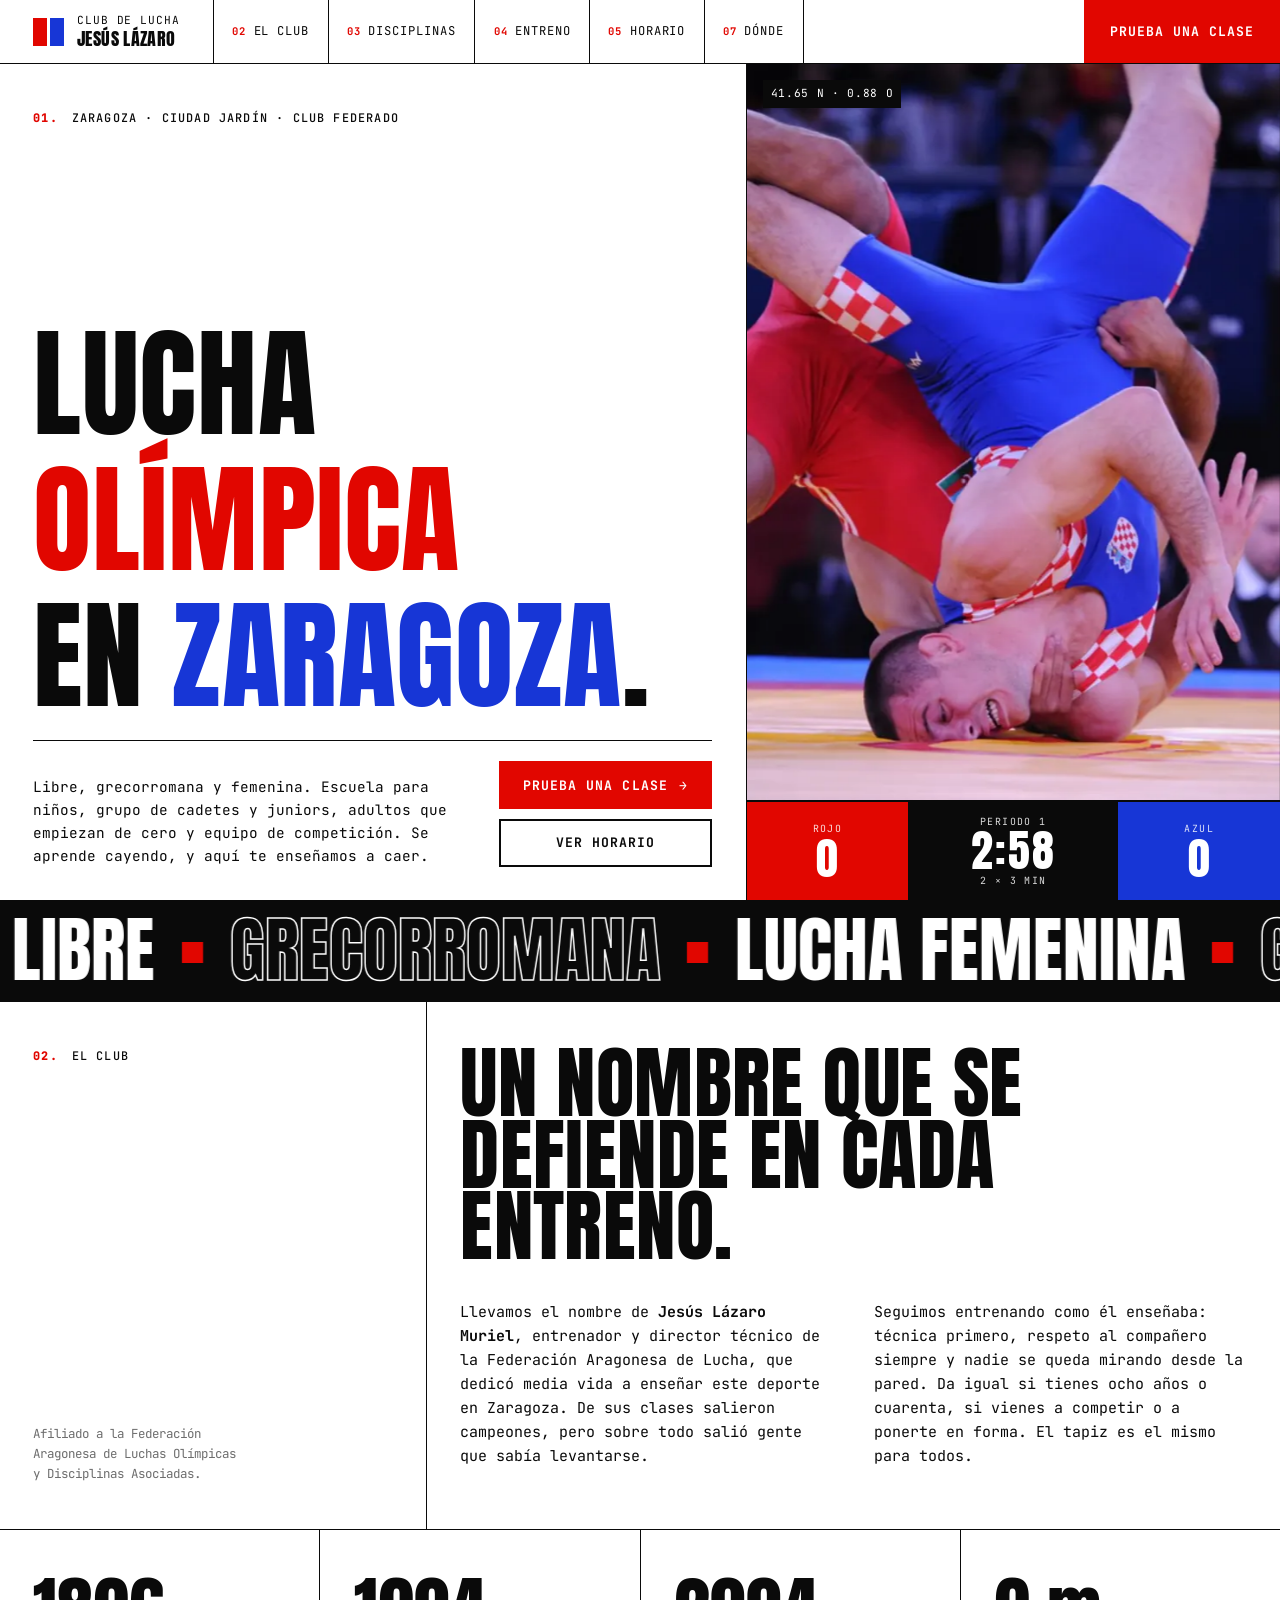
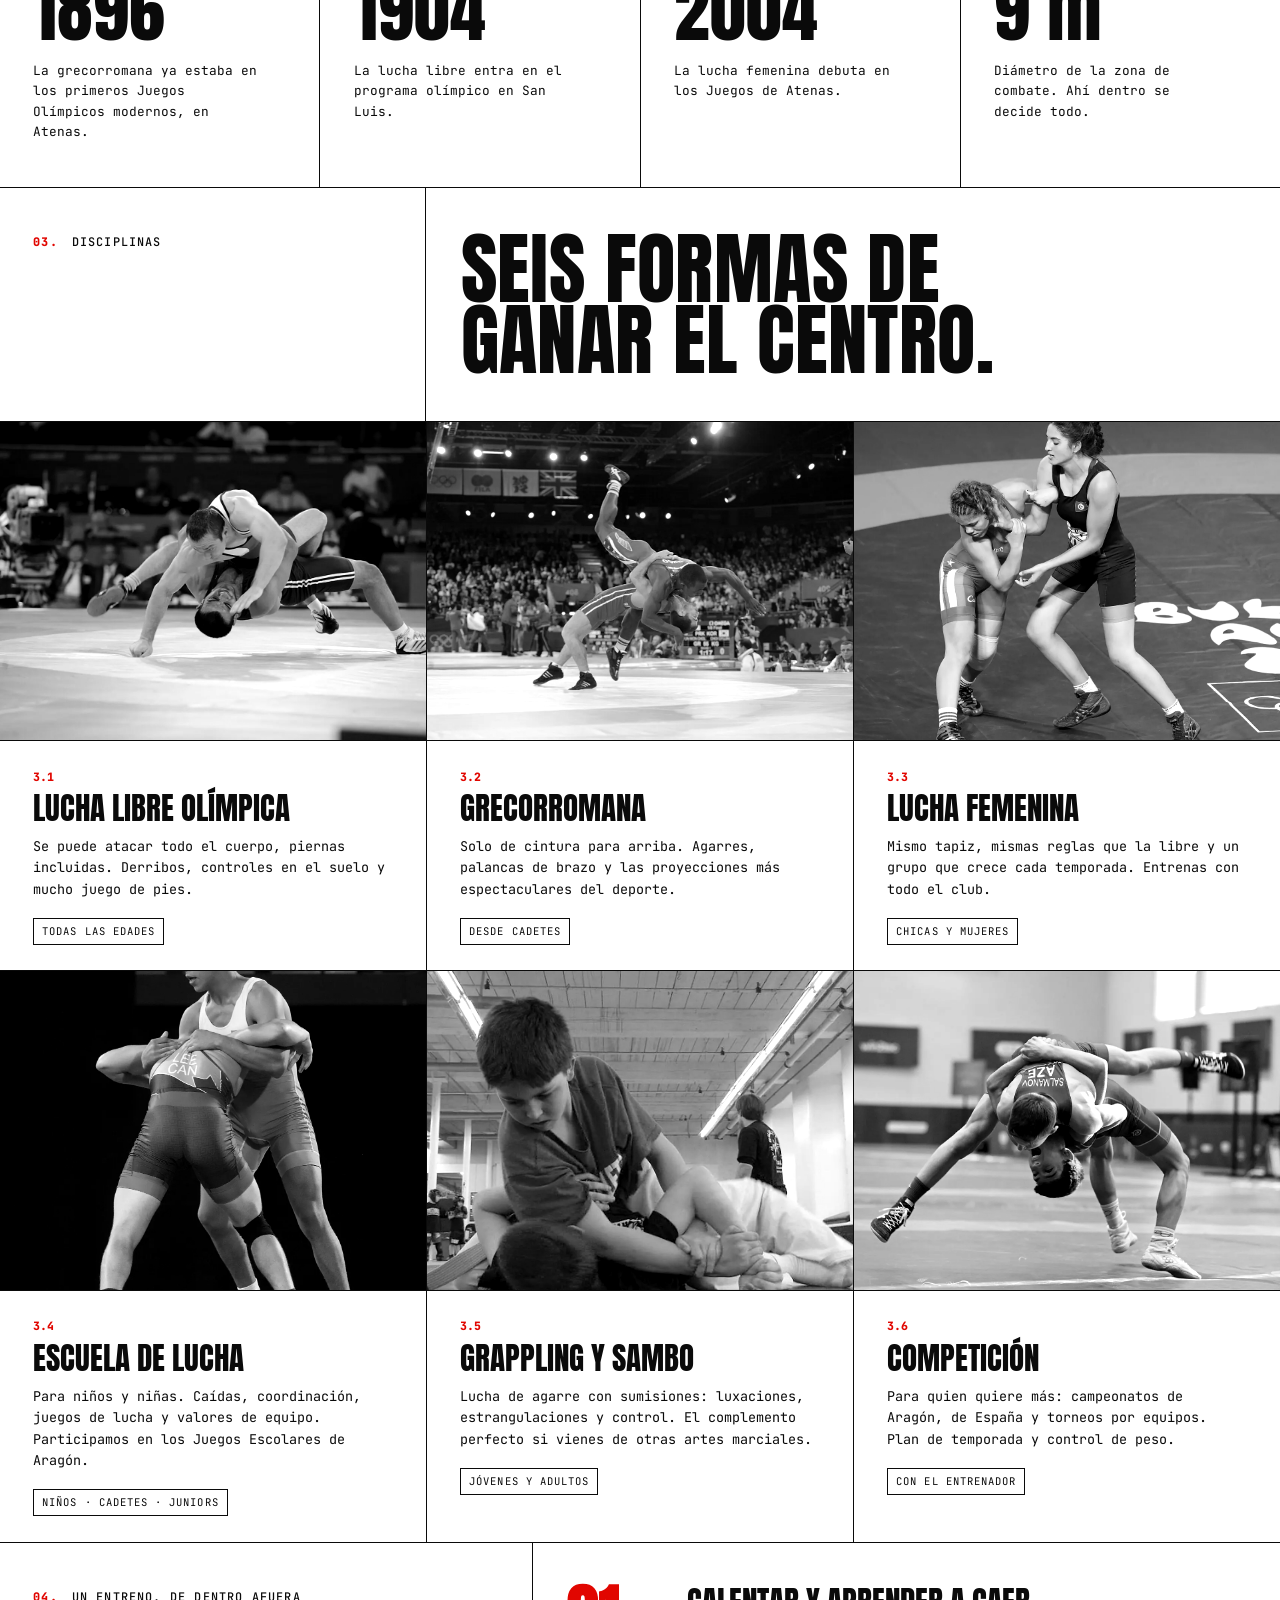
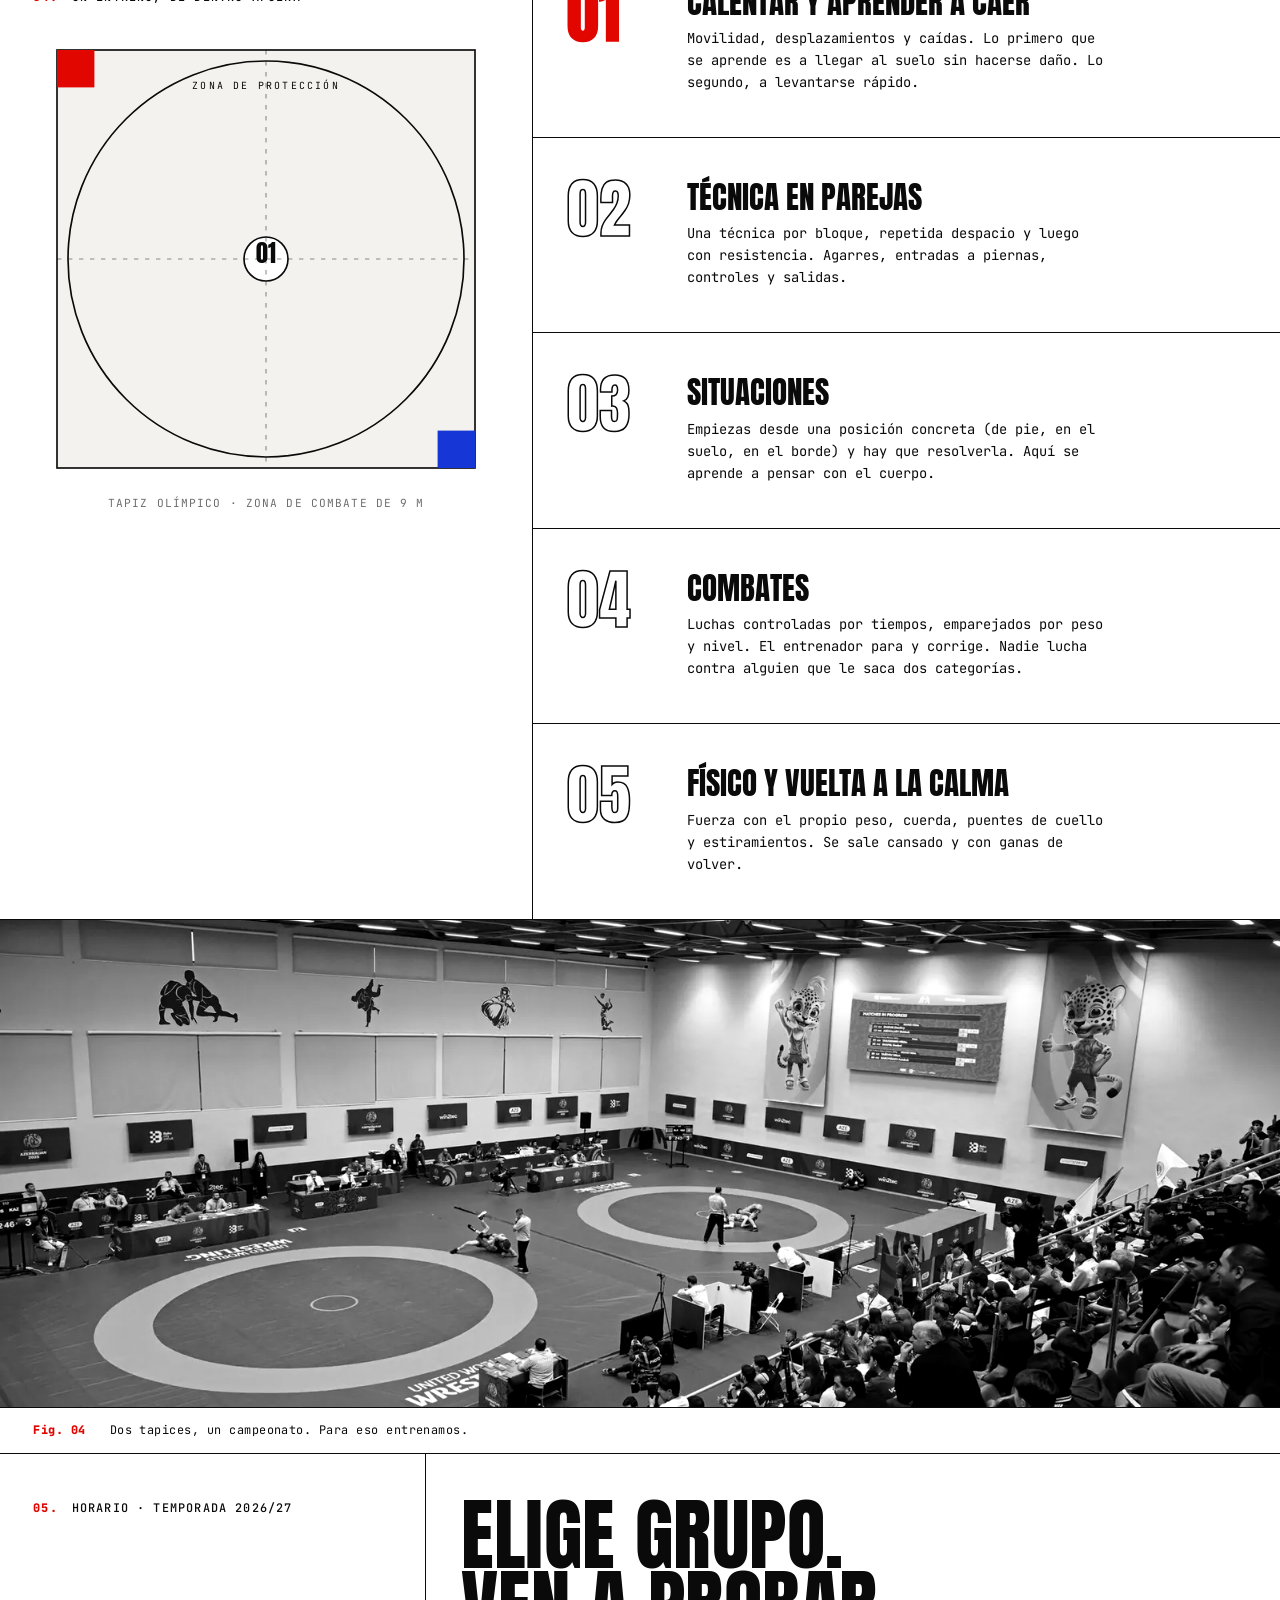
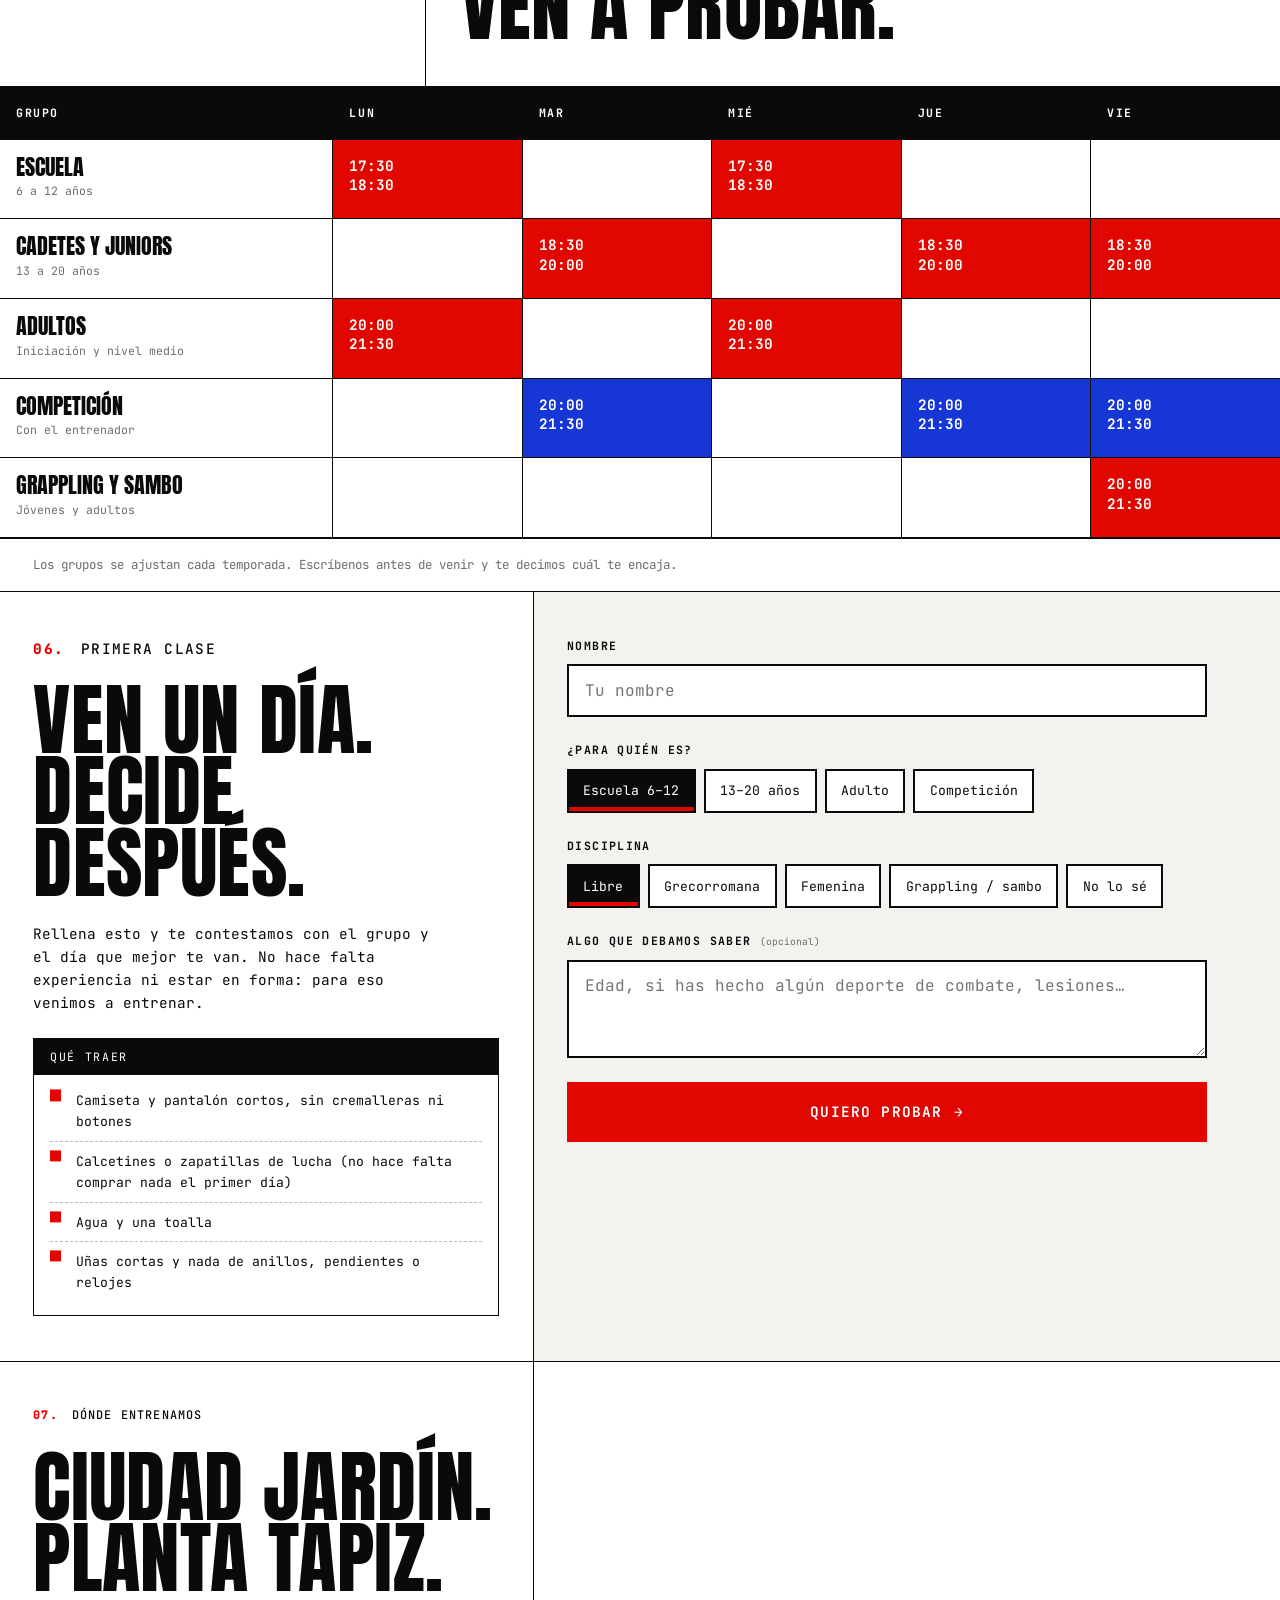
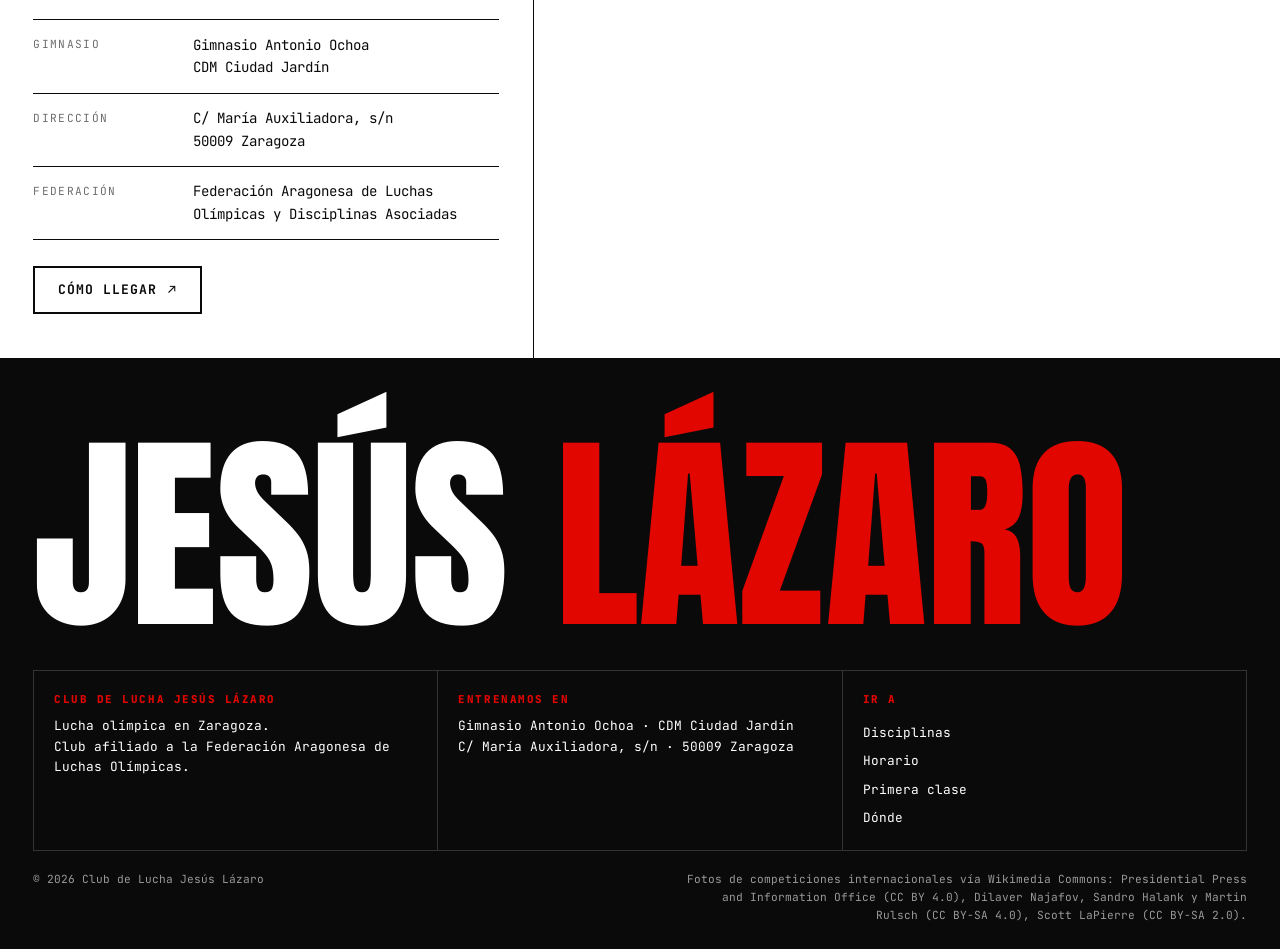
<file: club-lucha-jesus-lazaro/index.html>
<!doctype html>
<html lang="es">
<head>
  <meta charset="utf-8">
  <meta name="viewport" content="width=device-width, initial-scale=1, viewport-fit=cover">
  <title>Club de Lucha Jesús Lázaro · Lucha olímpica en Zaragoza</title>
  <meta name="description" content="Club de Lucha Jesús Lázaro: lucha libre olímpica, grecorromana, lucha femenina, grappling y sambo en Zaragoza. Escuela para niños, cadetes y adultos. Club federado en la Federación Aragonesa de Luchas Olímpicas.">
  <meta name="theme-color" content="#0a0a0a">
  <meta name="robots" content="noindex, nofollow">
  <meta property="og:title" content="Club de Lucha Jesús Lázaro · Zaragoza">
  <meta property="og:description" content="Lucha olímpica en Zaragoza: libre, grecorromana, femenina, grappling y sambo. Escuela y competición.">
  <meta property="og:image" content="assets/img/hero-1280.webp">
  <link rel="preconnect" href="https://fonts.googleapis.com">
  <link rel="preconnect" href="https://fonts.gstatic.com" crossorigin>
  <link href="https://fonts.googleapis.com/css2?family=Anton&family=JetBrains+Mono:wght@400;500;700;800&display=swap" rel="stylesheet">
  <link rel="preload" as="image" href="assets/img/hero-1920.webp" imagesrcset="assets/img/hero-1280.webp 1280w, assets/img/hero-1920.webp 1920w" imagesizes="(min-width: 900px) 42vw, 100vw" media="(min-width: 900px)">
  <link rel="preload" as="image" href="assets/img/hero-mobile.webp" media="(max-width: 899px)">
  <link rel="stylesheet" href="styles.css?v=20261031">
  <script defer src="lib/manifest.js?v=20261031"></script>
  <script defer src="main.js?v=20261031"></script>
</head>
<body>

  <!-- Splash: se oculta por JS y, como red de seguridad, por CSS a los 4.5s -->
  <div class="splash" aria-hidden="true">
    <div class="splash-inner">
      <span class="splash-red">JL</span>
      <span class="splash-txt">En guardia</span>
    </div>
  </div>

  <header class="nav" id="nav">
    <a class="brand" href="#inicio" aria-label="Club de Lucha Jesús Lázaro, inicio">
      <span class="brand-mark" aria-hidden="true"><i></i><i></i></span>
      <span class="brand-name">Club de Lucha<br><b>Jesús Lázaro</b></span>
    </a>
    <nav class="nav-links" aria-label="Principal">
      <a href="#club"><small>02</small>El club</a>
      <a href="#disciplinas"><small>03</small>Disciplinas</a>
      <a href="#entreno"><small>04</small>Entreno</a>
      <a href="#horario"><small>05</small>Horario</a>
      <a href="#donde"><small>07</small>Dónde</a>
    </nav>
    <a class="btn btn-red nav-cta" href="#prueba">Prueba una clase</a>
    <button class="burger" aria-label="Abrir menú" aria-expanded="false" aria-controls="menu"><span></span><span></span></button>
  </header>

  <div class="menu" id="menu" aria-hidden="true">
    <nav aria-label="Menú móvil">
      <a href="#club"><small>02</small>El club</a>
      <a href="#disciplinas"><small>03</small>Disciplinas</a>
      <a href="#entreno"><small>04</small>Entreno</a>
      <a href="#horario"><small>05</small>Horario</a>
      <a href="#prueba"><small>06</small>Prueba</a>
      <a href="#donde"><small>07</small>Dónde</a>
    </nav>
    <p class="menu-foot">CDM Ciudad Jardín · C/ María Auxiliadora, s/n · Zaragoza</p>
  </div>

  <main>

    <!-- 01 · HERO -->
    <section class="hero" id="inicio">
      <div class="hero-grid">
        <div class="hero-copy">
          <p class="kicker"><span>01.</span> Zaragoza · Ciudad Jardín · Club federado</p>
          <h1 class="hero-title">
            <span class="line"><span>Lucha</span></span>
            <span class="line"><span class="t-red">olímpica</span></span>
            <span class="line"><span>en <span class="t-blue">Zaragoza</span>.</span></span>
          </h1>
          <div class="hero-foot">
            <p class="hero-lead">Libre, grecorromana y femenina. Escuela para niños, grupo de cadetes y juniors, adultos que empiezan de cero y equipo de competición. Se aprende cayendo, y aquí te enseñamos a caer.</p>
            <div class="hero-ctas">
              <a class="btn btn-red" href="#prueba">Prueba una clase <i>→</i></a>
              <a class="btn btn-line" href="#horario">Ver horario</a>
            </div>
          </div>
        </div>

        <div class="hero-media">
          <picture>
            <source media="(max-width: 899px)" srcset="assets/img/hero-mobile.webp">
            <img src="assets/img/hero-1920.webp" srcset="assets/img/hero-1280.webp 1280w, assets/img/hero-1920.webp 1920w" sizes="(min-width: 900px) 42vw, 100vw" alt="Dos luchadores de grecorromana, uno de rojo y otro de azul, en plena proyección sobre el tapiz" width="1920" height="1277" fetchpriority="high">
          </picture>
          <span class="coords" aria-hidden="true">41.65 N · 0.88 O</span>
          <div class="board" aria-label="Marcador decorativo">
            <div class="board-side board-red"><small>Rojo</small><b class="board-score">0</b></div>
            <div class="board-mid">
              <small class="board-period">Periodo 1</small>
              <b class="board-clock">3:00</b>
              <small>2 × 3 min</small>
            </div>
            <div class="board-side board-blue"><small>Azul</small><b class="board-score">0</b></div>
          </div>
        </div>
      </div>
    </section>

    <!-- Banda de disciplinas -->
    <div class="marquee" aria-hidden="true">
      <div class="marquee-track">
        <span>Lucha libre</span><i>■</i><span class="o">Grecorromana</span><i>■</i><span>Lucha femenina</span><i>■</i><span class="o">Grappling</span><i>■</i><span>Sambo</span><i>■</i><span class="o">Escuela</span><i>■</i>
        <span>Lucha libre</span><i>■</i><span class="o">Grecorromana</span><i>■</i><span>Lucha femenina</span><i>■</i><span class="o">Grappling</span><i>■</i><span>Sambo</span><i>■</i><span class="o">Escuela</span><i>■</i>
      </div>
    </div>

    <!-- 02 · EL CLUB -->
    <section class="section club" id="club">
      <div class="grid">
        <div class="cell span-4 cell-label">
          <p class="kicker"><span>02.</span> El club</p>
          <p class="label-note">Afiliado a la Federación Aragonesa de Luchas Olímpicas y Disciplinas Asociadas.</p>
        </div>
        <div class="cell span-8">
          <h2 class="h2 reveal">Un nombre que se defiende en cada entreno.</h2>
          <div class="club-text reveal">
            <p>Llevamos el nombre de <strong>Jesús Lázaro Muriel</strong>, entrenador y director técnico de la Federación Aragonesa de Lucha, que dedicó media vida a enseñar este deporte en Zaragoza. De sus clases salieron campeones, pero sobre todo salió gente que sabía levantarse.</p>
            <p>Seguimos entrenando como él enseñaba: técnica primero, respeto al compañero siempre y nadie se queda mirando desde la pared. Da igual si tienes ocho años o cuarenta, si vienes a competir o a ponerte en forma. El tapiz es el mismo para todos.</p>
          </div>
        </div>

        <div class="cell span-3 stat reveal">
          <b class="stat-num" data-count="1896">1896</b>
          <p>La grecorromana ya estaba en los primeros Juegos Olímpicos modernos, en Atenas.</p>
        </div>
        <div class="cell span-3 stat reveal">
          <b class="stat-num" data-count="1904">1904</b>
          <p>La lucha libre entra en el programa olímpico en San Luis.</p>
        </div>
        <div class="cell span-3 stat reveal">
          <b class="stat-num" data-count="2004">2004</b>
          <p>La lucha femenina debuta en los Juegos de Atenas.</p>
        </div>
        <div class="cell span-3 stat reveal">
          <b class="stat-num"><span data-count="9">9</span>&nbsp;m</b>
          <p>Diámetro de la zona de combate. Ahí dentro se decide todo.</p>
        </div>
      </div>
    </section>

    <!-- 03 · DISCIPLINAS -->
    <section class="section disc" id="disciplinas">
      <div class="sec-head">
        <p class="kicker"><span>03.</span> Disciplinas</p>
        <h2 class="h2 reveal">Seis formas de<br>ganar el centro.</h2>
      </div>
      <div class="disc-grid">
        <article class="disc-card reveal">
          <div class="disc-img"><img src="assets/img/libre.webp" alt="Luchador levantando a su rival por la cintura" loading="lazy" width="1280" height="851"></div>
          <div class="disc-body">
            <span class="disc-n">3.1</span>
            <h3>Lucha libre olímpica</h3>
            <p>Se puede atacar todo el cuerpo, piernas incluidas. Derribos, controles en el suelo y mucho juego de pies.</p>
            <span class="disc-tag">Todas las edades</span>
          </div>
        </article>
        <article class="disc-card reveal">
          <div class="disc-img"><img src="assets/img/grecorromana.webp" alt="Proyección de grecorromana en un campeonato olímpico" loading="lazy" width="1280" height="851"></div>
          <div class="disc-body">
            <span class="disc-n">3.2</span>
            <h3>Grecorromana</h3>
            <p>Solo de cintura para arriba. Agarres, palancas de brazo y las proyecciones más espectaculares del deporte.</p>
            <span class="disc-tag">Desde cadetes</span>
          </div>
        </article>
        <article class="disc-card reveal">
          <div class="disc-img"><img src="assets/img/femenina.webp" alt="Dos luchadoras en combate de lucha libre femenina" loading="lazy" width="1280" height="1176"></div>
          <div class="disc-body">
            <span class="disc-n">3.3</span>
            <h3>Lucha femenina</h3>
            <p>Mismo tapiz, mismas reglas que la libre y un grupo que crece cada temporada. Entrenas con todo el club.</p>
            <span class="disc-tag">Chicas y mujeres</span>
          </div>
        </article>
        <article class="disc-card reveal">
          <div class="disc-img"><img src="assets/img/cadetes.webp" alt="Dos jóvenes luchadores agarrados en el centro del tapiz" loading="lazy" width="1280" height="1310"></div>
          <div class="disc-body">
            <span class="disc-n">3.4</span>
            <h3>Escuela de lucha</h3>
            <p>Para niños y niñas. Caídas, coordinación, juegos de lucha y valores de equipo. Participamos en los Juegos Escolares de Aragón.</p>
            <span class="disc-tag">Niños · cadetes · juniors</span>
          </div>
        </article>
        <article class="disc-card reveal">
          <div class="disc-img"><img src="assets/img/grappling.webp" alt="Chico aplicando una luxación de brazo en un entreno de grappling" loading="lazy" width="1280" height="748"></div>
          <div class="disc-body">
            <span class="disc-n">3.5</span>
            <h3>Grappling y sambo</h3>
            <p>Lucha de agarre con sumisiones: luxaciones, estrangulaciones y control. El complemento perfecto si vienes de otras artes marciales.</p>
            <span class="disc-tag">Jóvenes y adultos</span>
          </div>
        </article>
        <article class="disc-card reveal">
          <div class="disc-img"><img src="assets/img/proyeccion.webp" alt="Luchador proyectando a su rival por encima del hombro" loading="lazy" width="1280" height="924"></div>
          <div class="disc-body">
            <span class="disc-n">3.6</span>
            <h3>Competición</h3>
            <p>Para quien quiere más: campeonatos de Aragón, de España y torneos por equipos. Plan de temporada y control de peso.</p>
            <span class="disc-tag">Con el entrenador</span>
          </div>
        </article>
      </div>
    </section>

    <!-- 04 · ENTRENO -->
    <section class="section entreno" id="entreno">
      <div class="entreno-grid">
        <div class="entreno-visual">
          <div class="entreno-sticky">
            <p class="kicker"><span>04.</span> Un entreno, de dentro afuera</p>
            <svg class="mat" viewBox="0 0 400 400" aria-hidden="true">
              <rect class="mat-sq" x="10" y="10" width="380" height="380"/>
              <circle class="mat-c mat-prot" cx="200" cy="200" r="180"/>
              <circle class="mat-c mat-zone" cx="200" cy="200" r="150"/>
              <circle class="mat-c mat-inner" cx="200" cy="200" r="20"/>
              <line class="mat-l" x1="200" y1="10" x2="200" y2="390"/>
              <line class="mat-l" x1="10" y1="200" x2="390" y2="200"/>
              <rect class="mat-corner red" x="10" y="10" width="34" height="34"/>
              <rect class="mat-corner blue" x="356" y="356" width="34" height="34"/>
              <text x="200" y="45" text-anchor="middle">ZONA DE PROTECCIÓN</text>
              <text x="200" y="196" text-anchor="middle" class="mat-step">01</text>
            </svg>
            <p class="mat-cap">Tapiz olímpico · zona de combate de 9 m</p>
          </div>
        </div>
        <ol class="steps">
          <li class="step reveal" data-step="01">
            <span class="step-n">01</span>
            <div>
              <h3>Calentar y aprender a caer</h3>
              <p>Movilidad, desplazamientos y caídas. Lo primero que se aprende es a llegar al suelo sin hacerse daño. Lo segundo, a levantarse rápido.</p>
            </div>
          </li>
          <li class="step reveal" data-step="02">
            <span class="step-n">02</span>
            <div>
              <h3>Técnica en parejas</h3>
              <p>Una técnica por bloque, repetida despacio y luego con resistencia. Agarres, entradas a piernas, controles y salidas.</p>
            </div>
          </li>
          <li class="step reveal" data-step="03">
            <span class="step-n">03</span>
            <div>
              <h3>Situaciones</h3>
              <p>Empiezas desde una posición concreta (de pie, en el suelo, en el borde) y hay que resolverla. Aquí se aprende a pensar con el cuerpo.</p>
            </div>
          </li>
          <li class="step reveal" data-step="04">
            <span class="step-n">04</span>
            <div>
              <h3>Combates</h3>
              <p>Luchas controladas por tiempos, emparejados por peso y nivel. El entrenador para y corrige. Nadie lucha contra alguien que le saca dos categorías.</p>
            </div>
          </li>
          <li class="step reveal" data-step="05">
            <span class="step-n">05</span>
            <div>
              <h3>Físico y vuelta a la calma</h3>
              <p>Fuerza con el propio peso, cuerda, puentes de cuello y estiramientos. Se sale cansado y con ganas de volver.</p>
            </div>
          </li>
        </ol>
      </div>
      <figure class="entreno-wide reveal">
        <img src="assets/img/tapiz.webp" alt="Pabellón con dos tapices de lucha olímpica y el público en las gradas" loading="lazy" width="1600" height="1066">
        <figcaption><span>Fig. 04</span> Dos tapices, un campeonato. Para eso entrenamos.</figcaption>
      </figure>
    </section>

    <!-- 05 · HORARIO
         IMPORTANTE: horario de ejemplo. Confirmar grupos y horas reales con el club antes de publicar. -->
    <section class="section horario" id="horario">
      <div class="sec-head">
        <p class="kicker"><span>05.</span> Horario · Temporada 2026/27</p>
        <h2 class="h2 reveal">Elige grupo.<br>Ven a probar.</h2>
      </div>
      <div class="table-wrap reveal">
        <table class="sched">
          <thead>
            <tr><th scope="col">Grupo</th><th scope="col">Lun</th><th scope="col">Mar</th><th scope="col">Mié</th><th scope="col">Jue</th><th scope="col">Vie</th></tr>
          </thead>
          <tbody>
            <tr>
              <th scope="row"><b>Escuela</b><small>6 a 12 años</small></th>
              <td class="on">17:30<br>18:30</td><td></td><td class="on">17:30<br>18:30</td><td></td><td></td>
            </tr>
            <tr>
              <th scope="row"><b>Cadetes y juniors</b><small>13 a 20 años</small></th>
              <td></td><td class="on">18:30<br>20:00</td><td></td><td class="on">18:30<br>20:00</td><td class="on">18:30<br>20:00</td>
            </tr>
            <tr>
              <th scope="row"><b>Adultos</b><small>Iniciación y nivel medio</small></th>
              <td class="on">20:00<br>21:30</td><td></td><td class="on">20:00<br>21:30</td><td></td><td></td>
            </tr>
            <tr>
              <th scope="row"><b>Competición</b><small>Con el entrenador</small></th>
              <td></td><td class="on blue">20:00<br>21:30</td><td></td><td class="on blue">20:00<br>21:30</td><td class="on blue">20:00<br>21:30</td>
            </tr>
            <tr>
              <th scope="row"><b>Grappling y sambo</b><small>Jóvenes y adultos</small></th>
              <td></td><td></td><td></td><td></td><td class="on">20:00<br>21:30</td>
            </tr>
          </tbody>
        </table>
      </div>
      <p class="sched-note">Los grupos se ajustan cada temporada. Escríbenos antes de venir y te decimos cuál te encaja.</p>
    </section>

    <!-- 06 · PRUEBA -->
    <section class="section prueba" id="prueba">
      <div class="grid">
        <div class="cell span-5 prueba-info">
          <p class="kicker"><span>06.</span> Primera clase</p>
          <h2 class="h2 reveal">Ven un día.<br>Decide después.</h2>
          <p class="reveal">Rellena esto y te contestamos con el grupo y el día que mejor te van. No hace falta experiencia ni estar en forma: para eso venimos a entrenar.</p>
          <div class="bring reveal">
            <p class="bring-t">Qué traer</p>
            <ul>
              <li>Camiseta y pantalón cortos, sin cremalleras ni botones</li>
              <li>Calcetines o zapatillas de lucha (no hace falta comprar nada el primer día)</li>
              <li>Agua y una toalla</li>
              <li>Uñas cortas y nada de anillos, pendientes o relojes</li>
            </ul>
          </div>
        </div>
        <div class="cell span-7 prueba-form-cell">
          <form class="form" id="form" novalidate>
            <div class="field">
              <label for="f-name">Nombre</label>
              <input id="f-name" name="name" type="text" autocomplete="name" required placeholder="Tu nombre">
            </div>
            <fieldset class="field">
              <legend>¿Para quién es?</legend>
              <div class="chips">
                <label><input type="radio" name="group" value="Escuela (6-12 años)" checked><span>Escuela 6–12</span></label>
                <label><input type="radio" name="group" value="Cadetes y juniors (13-20)"><span>13–20 años</span></label>
                <label><input type="radio" name="group" value="Adulto"><span>Adulto</span></label>
                <label><input type="radio" name="group" value="Competición"><span>Competición</span></label>
              </div>
            </fieldset>
            <fieldset class="field">
              <legend>Disciplina</legend>
              <div class="chips">
                <label><input type="radio" name="disc" value="Lucha libre" checked><span>Libre</span></label>
                <label><input type="radio" name="disc" value="Grecorromana"><span>Grecorromana</span></label>
                <label><input type="radio" name="disc" value="Lucha femenina"><span>Femenina</span></label>
                <label><input type="radio" name="disc" value="Grappling / sambo"><span>Grappling / sambo</span></label>
                <label><input type="radio" name="disc" value="No lo sé todavía"><span>No lo sé</span></label>
              </div>
            </fieldset>
            <div class="field">
              <label for="f-msg">Algo que debamos saber <small>(opcional)</small></label>
              <textarea id="f-msg" name="msg" rows="3" placeholder="Edad, si has hecho algún deporte de combate, lesiones…"></textarea>
            </div>
            <button class="btn btn-red btn-block" type="submit">Quiero probar <i>→</i></button>
            <p class="form-out" id="form-out" role="status" aria-live="polite"></p>
          </form>
        </div>
      </div>
    </section>

    <!-- 07 · DÓNDE
         Ubicación: gimnasio de la Federación en el CDM Ciudad Jardín. Confirmar con el club. -->
    <section class="section donde" id="donde">
      <div class="grid">
        <div class="cell span-5">
          <p class="kicker"><span>07.</span> Dónde entrenamos</p>
          <h2 class="h2 reveal">Ciudad Jardín.<br>Planta tapiz.</h2>
          <dl class="data reveal">
            <div><dt>Gimnasio</dt><dd>Gimnasio Antonio Ochoa<br>CDM Ciudad Jardín</dd></div>
            <div><dt>Dirección</dt><dd>C/ María Auxiliadora, s/n<br>50009 Zaragoza</dd></div>
            <div><dt>Federación</dt><dd>Federación Aragonesa de Luchas Olímpicas y Disciplinas Asociadas</dd></div>
          </dl>
          <a class="btn btn-line reveal" href="https://www.google.com/maps/search/?api=1&amp;query=CDM+Ciudad+Jard%C3%ADn+Calle+Mar%C3%ADa+Auxiliadora+Zaragoza" target="_blank" rel="noopener">Cómo llegar <i>↗</i></a>
        </div>
        <div class="cell span-7 map-cell">
          <iframe title="Mapa del CDM Ciudad Jardín, Zaragoza" loading="lazy" referrerpolicy="no-referrer-when-downgrade"
            src="https://www.google.com/maps?q=Centro+Deportivo+Municipal+Ciudad+Jard%C3%ADn,+Calle+Mar%C3%ADa+Auxiliadora,+Zaragoza&amp;z=16&amp;output=embed"></iframe>
        </div>
      </div>
    </section>
  </main>

  <footer class="footer">
    <p class="footer-big" aria-hidden="true"><span>Jesús</span> <span class="t-red">Lázaro</span></p>
    <div class="footer-grid">
      <div>
        <p class="ft">Club de Lucha Jesús Lázaro</p>
        <p>Lucha olímpica en Zaragoza.<br>Club afiliado a la Federación Aragonesa de Luchas Olímpicas.</p>
      </div>
      <div>
        <p class="ft">Entrenamos en</p>
        <p>Gimnasio Antonio Ochoa · CDM Ciudad Jardín<br>C/ María Auxiliadora, s/n · 50009 Zaragoza</p>
      </div>
      <nav aria-label="Pie">
        <p class="ft">Ir a</p>
        <a href="#disciplinas">Disciplinas</a>
        <a href="#horario">Horario</a>
        <a href="#prueba">Primera clase</a>
        <a href="#donde">Dónde</a>
      </nav>
    </div>
    <div class="footer-bottom">
      <p>© <span id="year">2026</span> Club de Lucha Jesús Lázaro</p>
      <p class="credits">Fotos de competiciones internacionales vía Wikimedia Commons: Presidential Press and Information Office (CC BY 4.0), Dilaver Najafov, Sandro Halank y Martin Rulsch (CC BY-SA 4.0), Scott LaPierre (CC BY-SA 2.0).</p>
    </div>
  </footer>

  <!-- Barra fija en móvil -->
  <a class="mobile-cta" href="#prueba"><span>Prueba una clase</span><i>→</i></a>

</body>
</html>
</file>
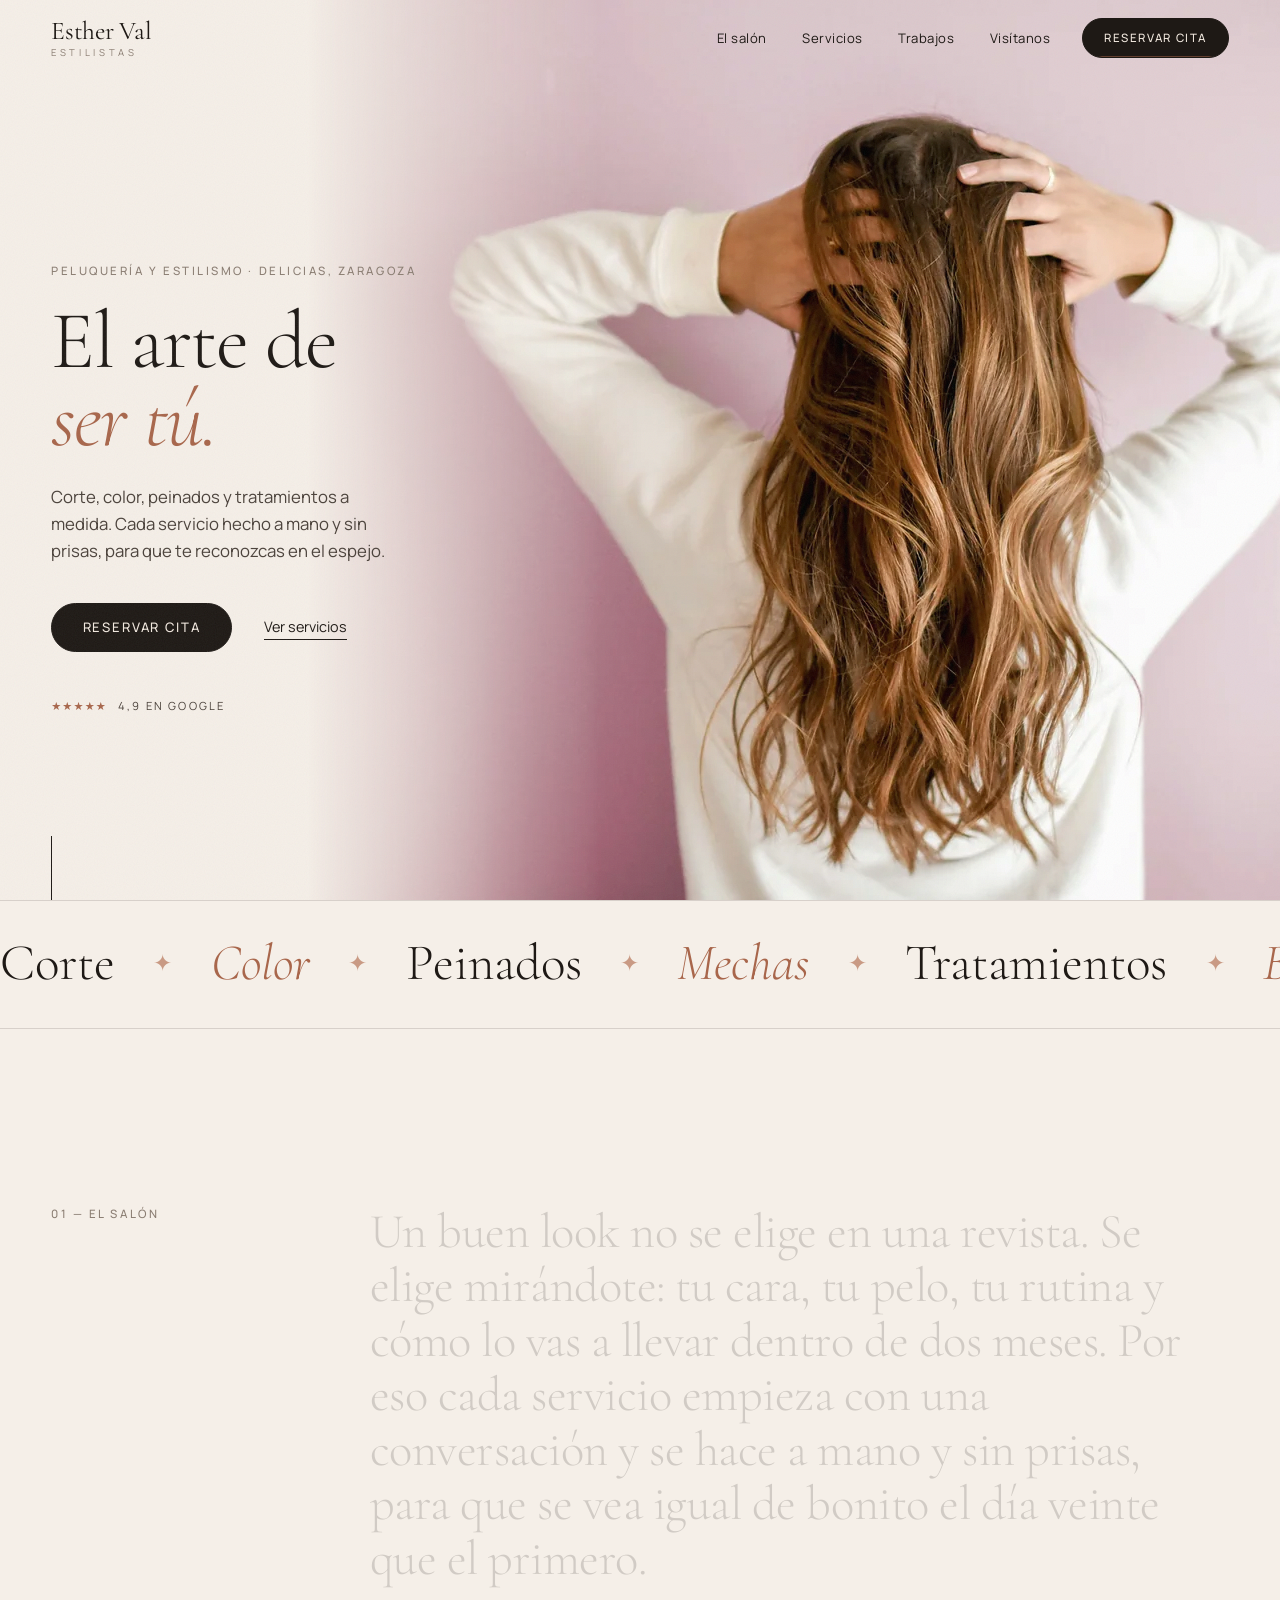
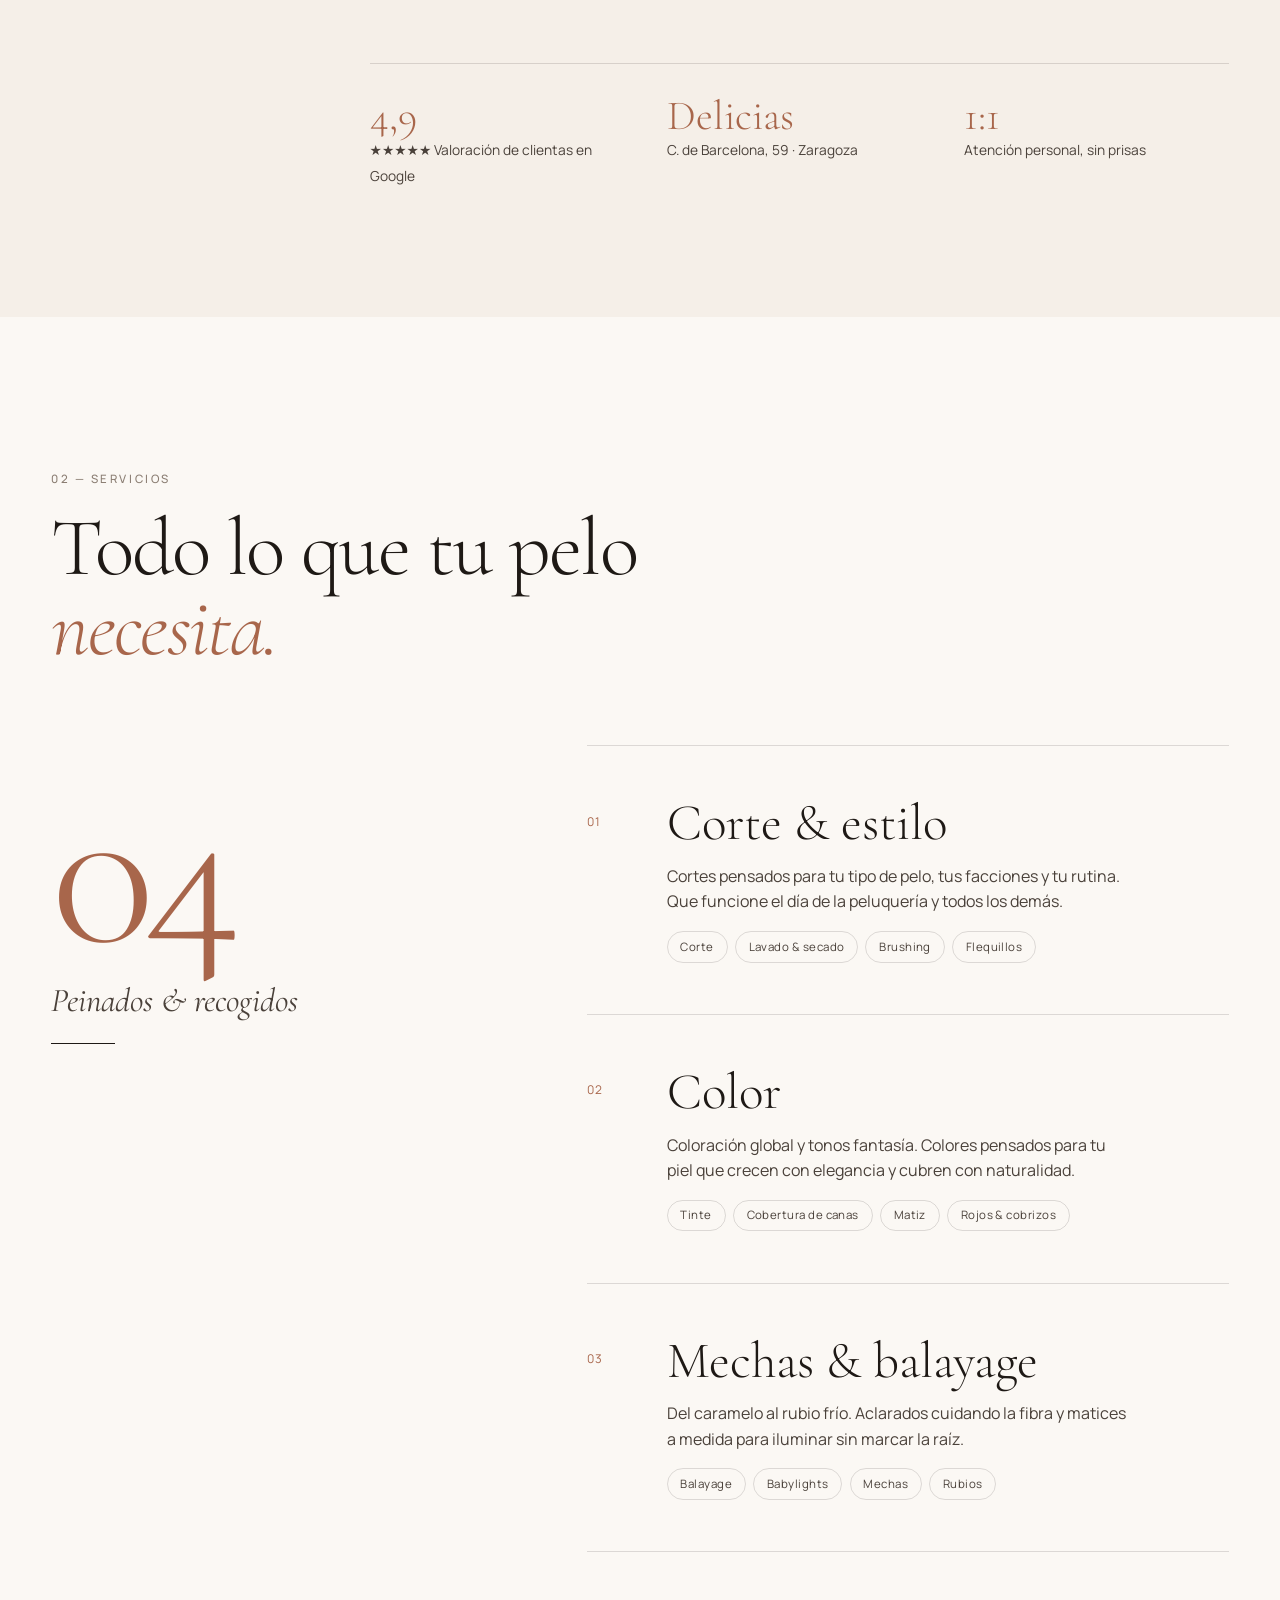
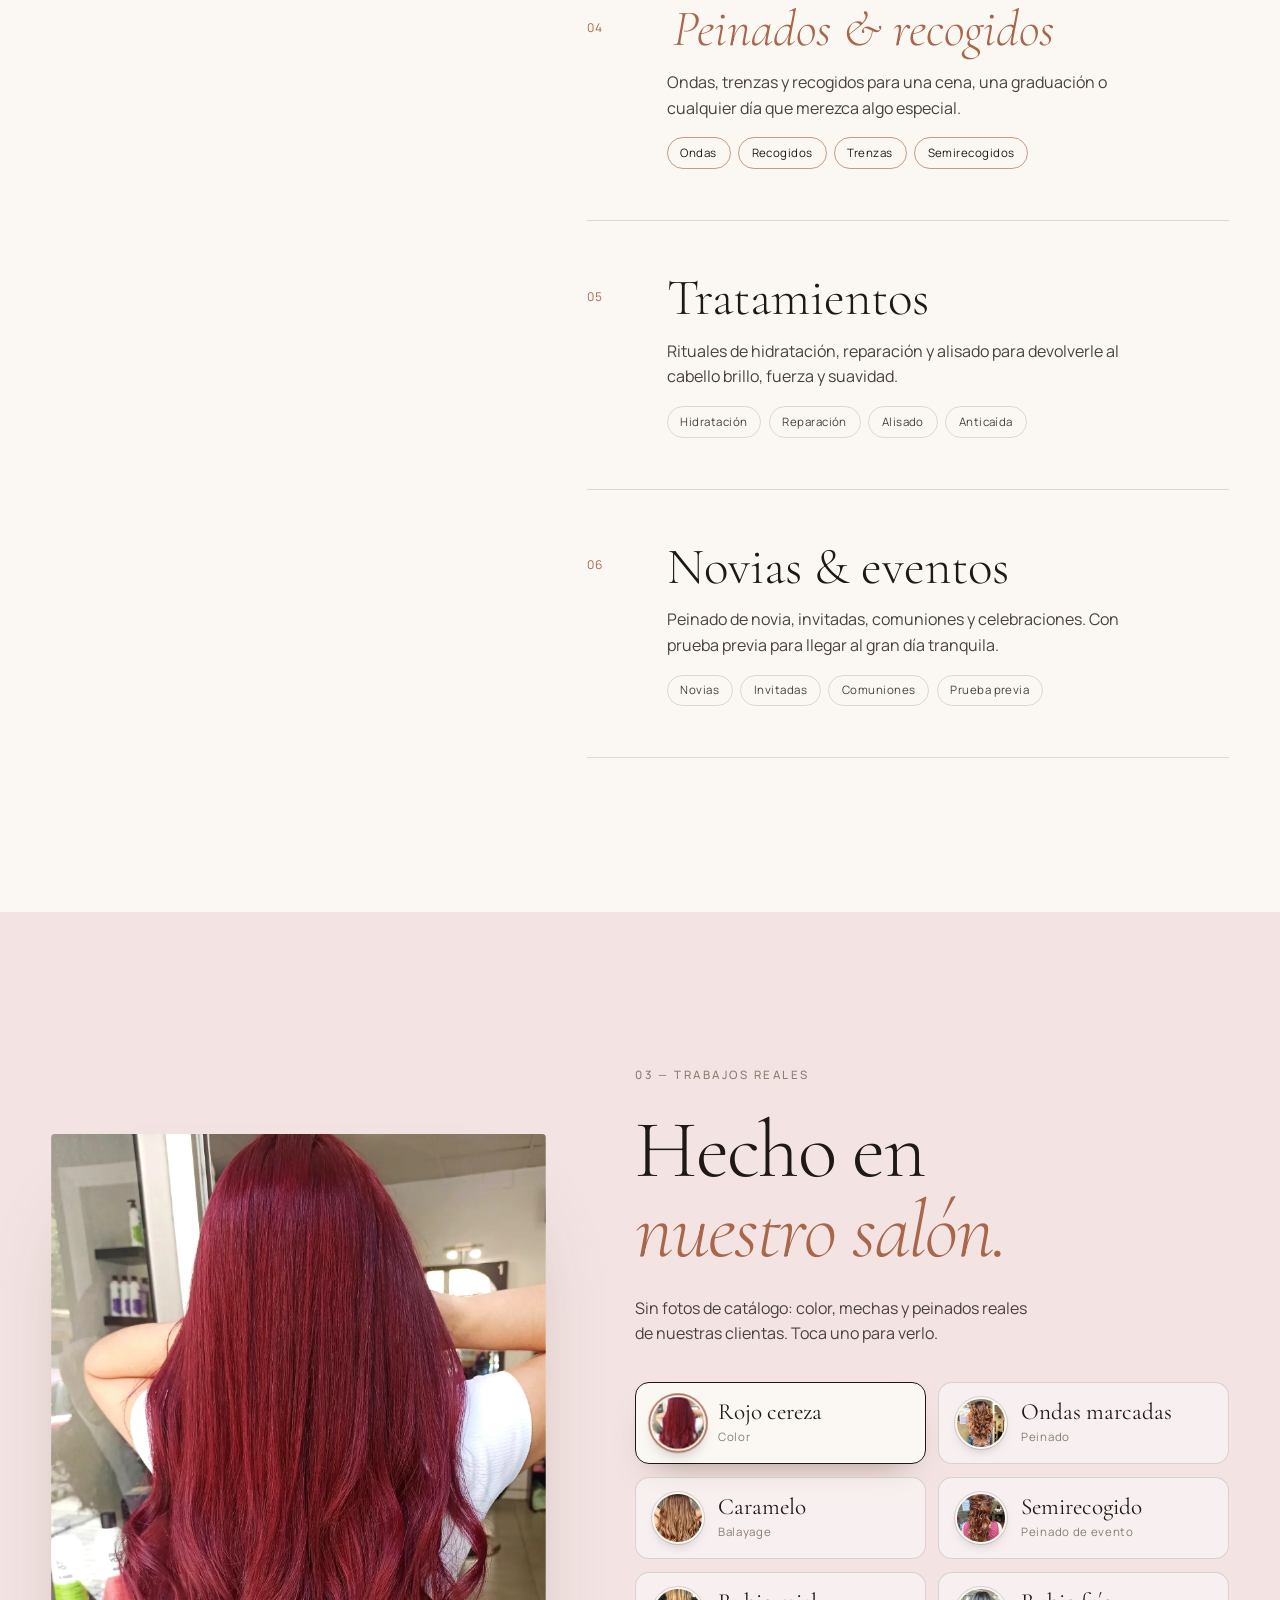
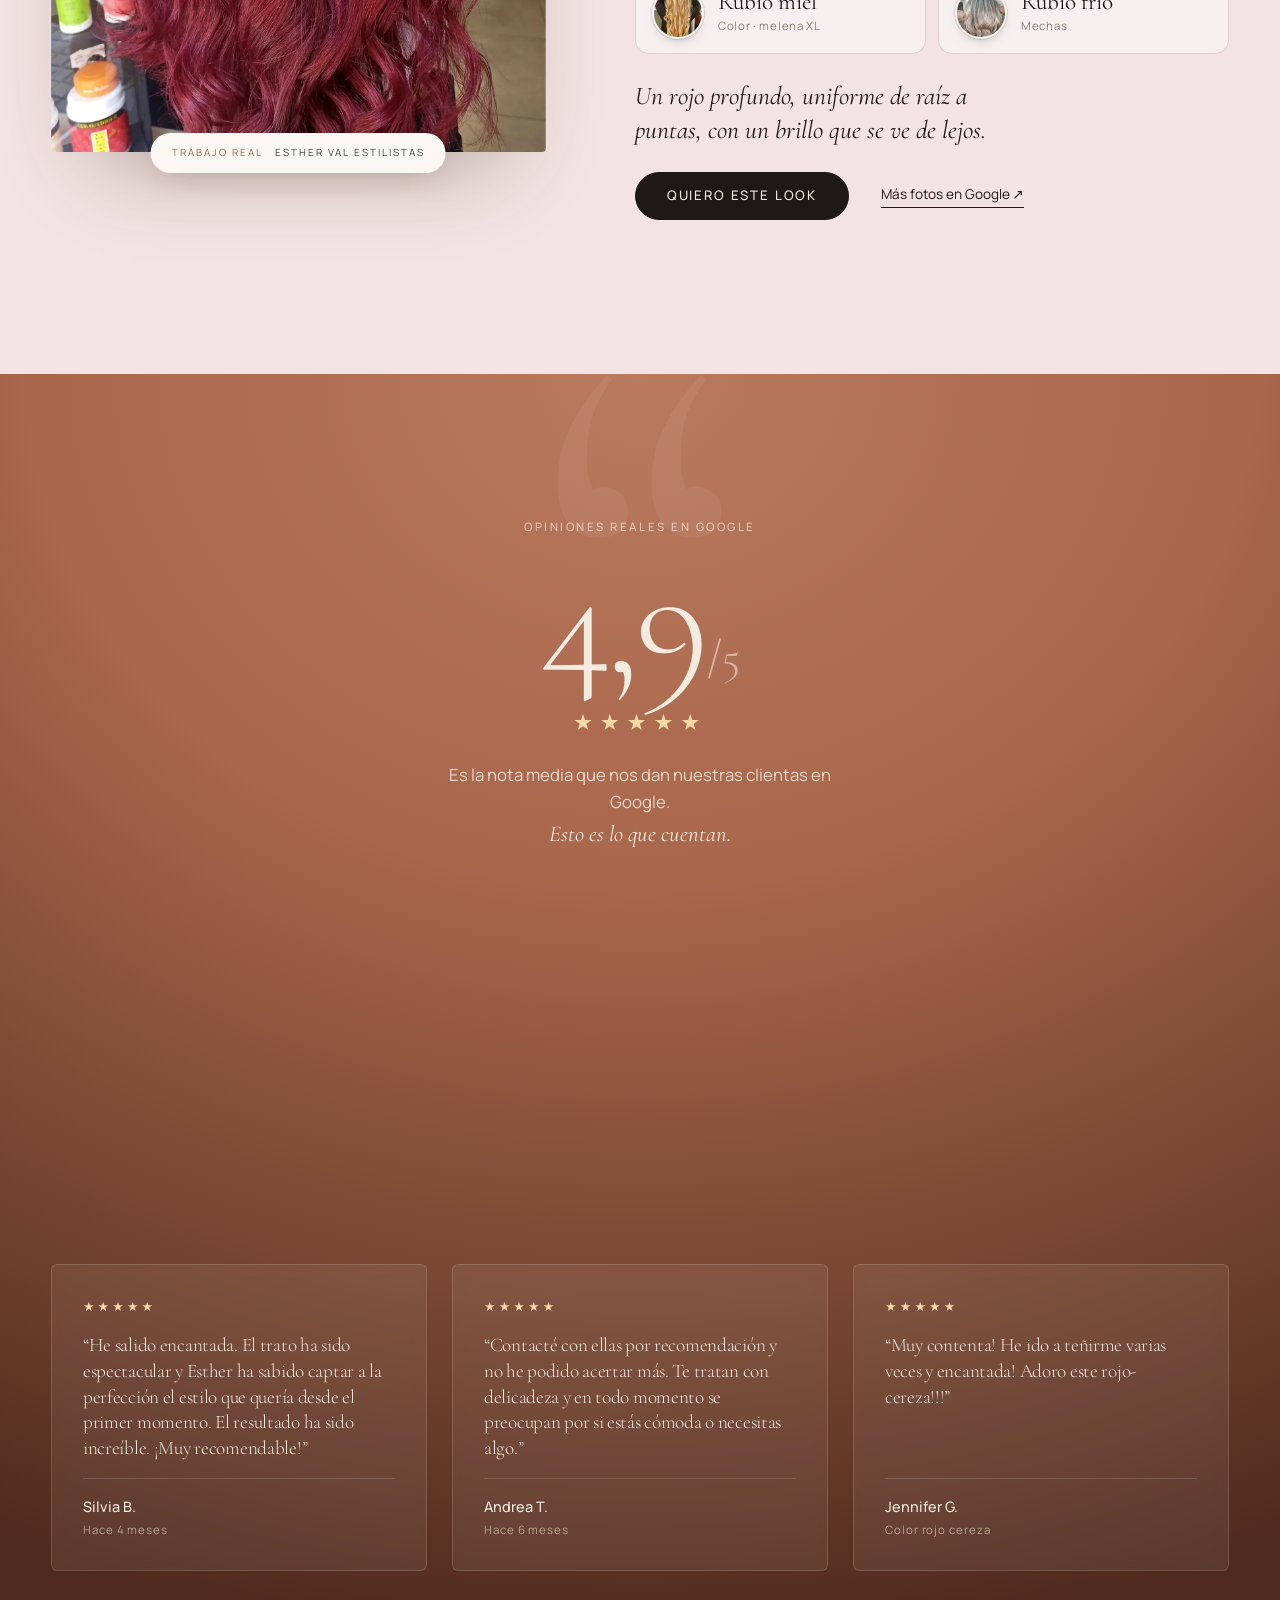
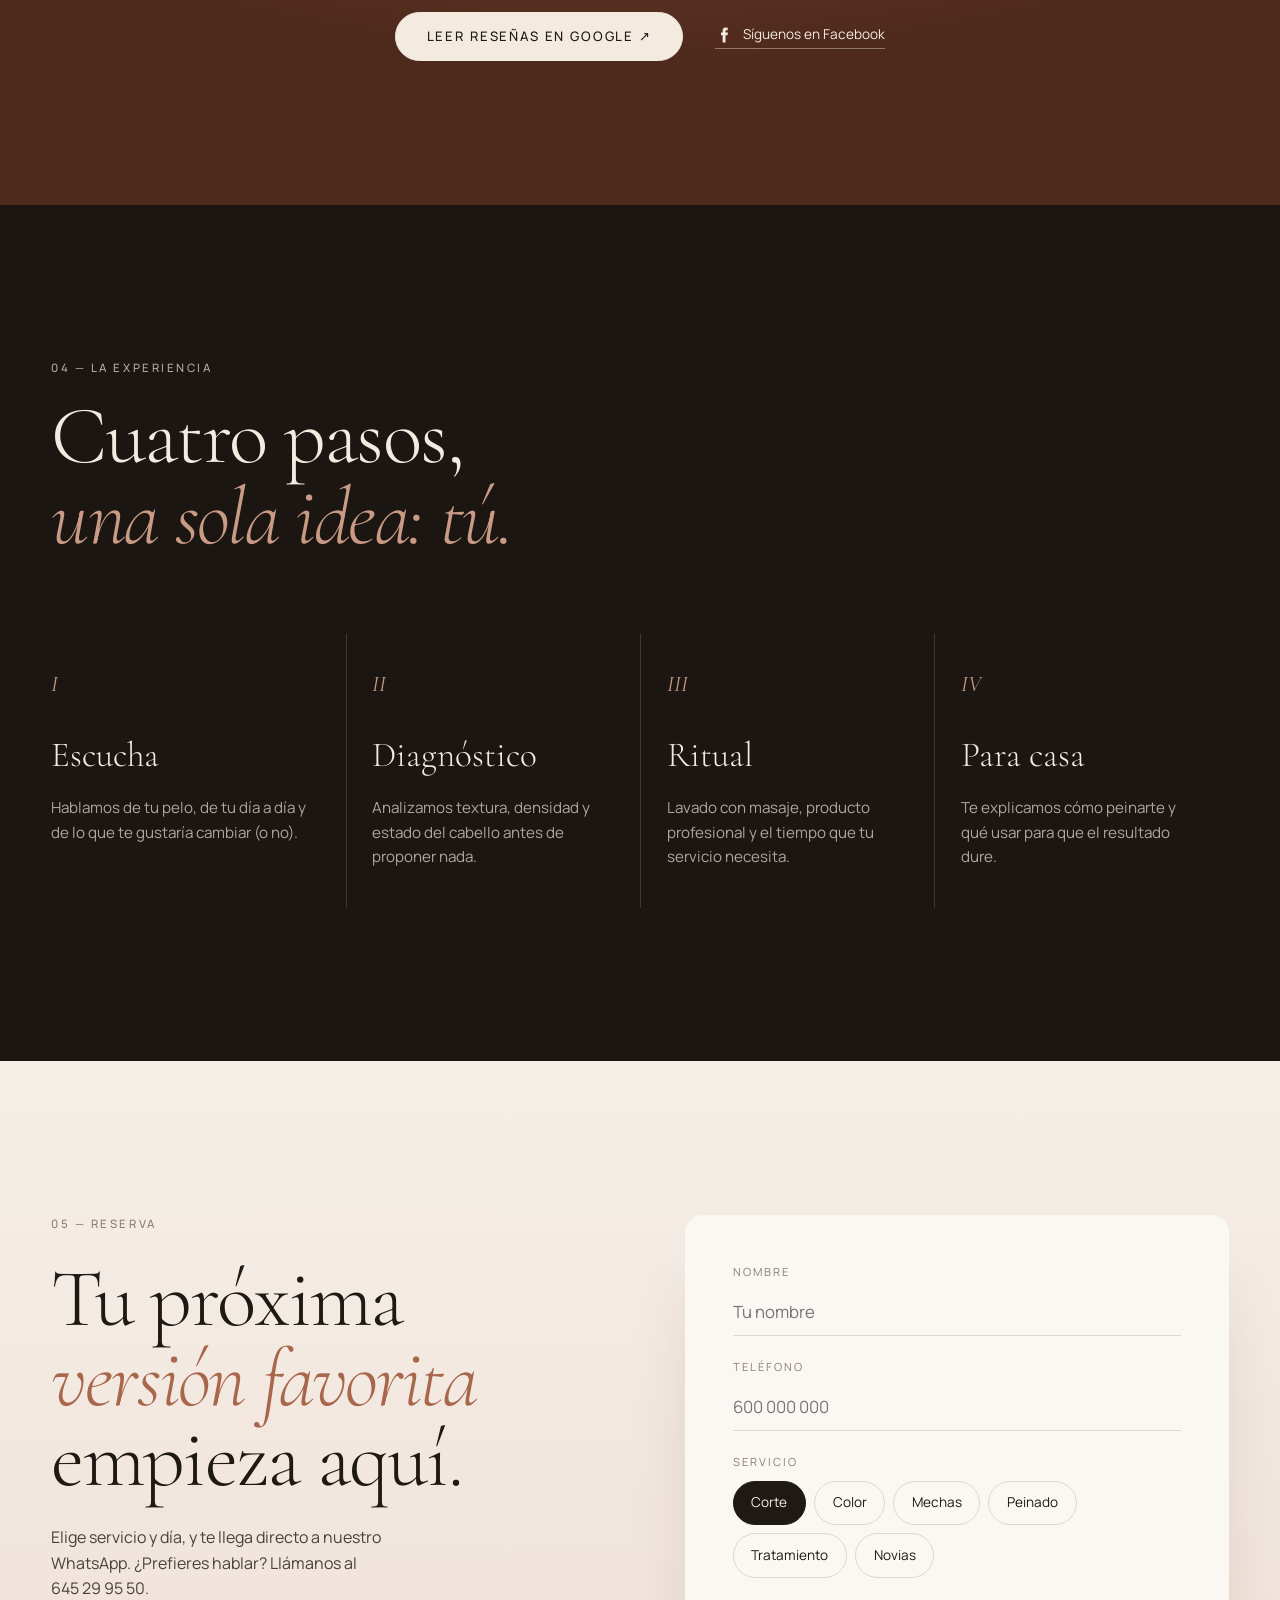
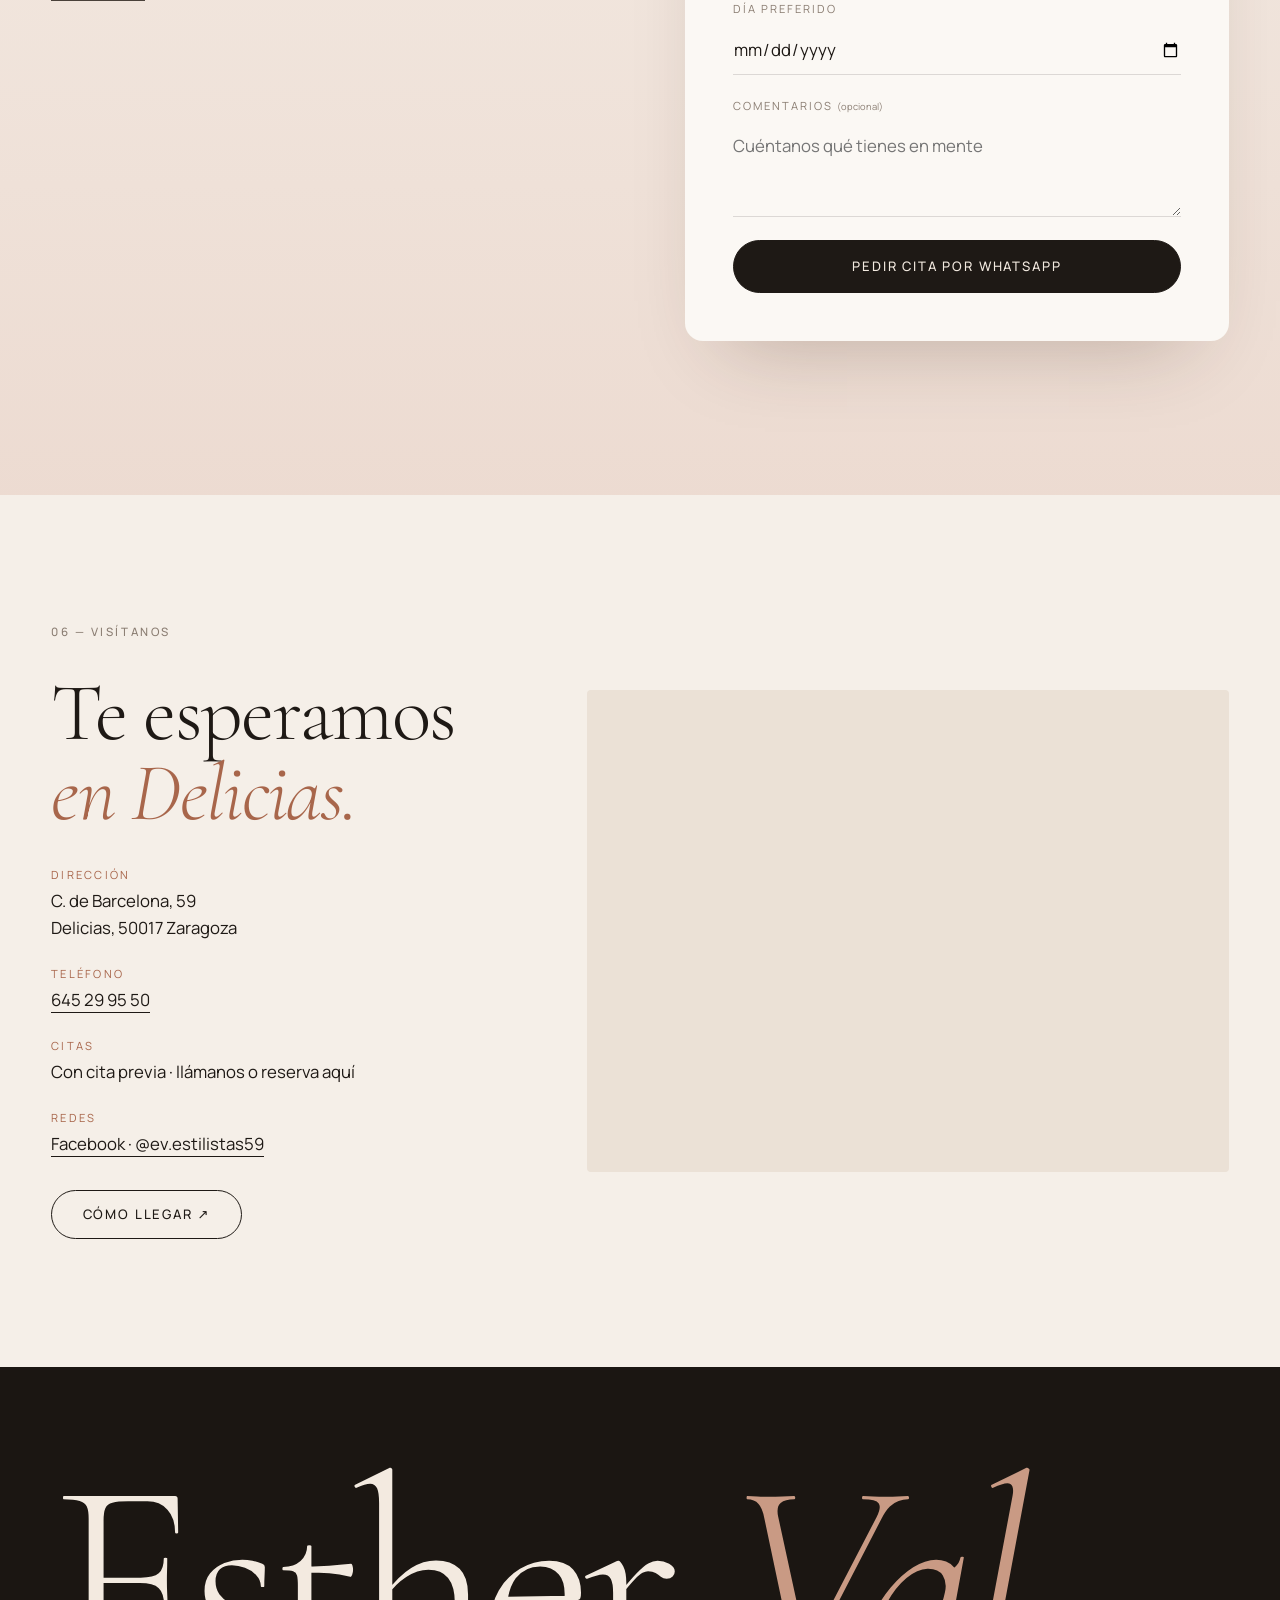
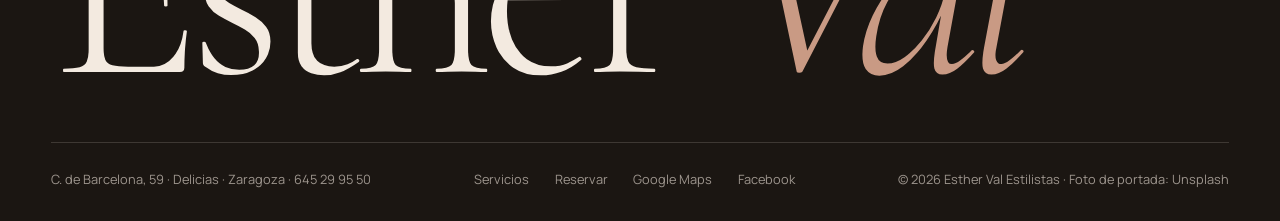
<file: esther-val-estilistas/index.html>
<!doctype html>
<html lang="es">
<head>
  <meta charset="utf-8">
  <meta name="viewport" content="width=device-width, initial-scale=1, viewport-fit=cover">
  <title>Esther Val Estilistas · Peluquería en Zaragoza</title>
  <meta name="description" content="Esther Val Estilistas, peluquería y estilismo en Delicias, Zaragoza (C. de Barcelona, 59). Corte, color, mechas, peinados, tratamientos y novias. Valoración 4,9 en Google. Reserva: 645 29 95 50.">
  <meta name="theme-color" content="#F5EFE8">
  <meta name="robots" content="noindex, nofollow">
  <meta property="og:title" content="Esther Val Estilistas · Zaragoza">
  <meta property="og:description" content="Peluquería y estilismo en Delicias, Zaragoza. Corte, color, mechas, peinados y tratamientos.">
  <meta property="og:image" content="assets/img/esther-val-rojo.webp">
  <link rel="preconnect" href="https://fonts.googleapis.com">
  <link rel="preconnect" href="https://fonts.gstatic.com" crossorigin>
  <link href="https://fonts.googleapis.com/css2?family=Cormorant+Garamond:ital,wght@0,300;0,400;0,500;1,300;1,400&family=Manrope:wght@300;400;500;600&display=swap" rel="stylesheet">
  <link rel="preload" as="image" href="assets/img/hero-2560.webp" imagesrcset="assets/img/hero-1600.webp 1600w, assets/img/hero-2560.webp 2560w" imagesizes="100vw" media="(min-width: 761px)">
  <link rel="preload" as="image" href="assets/img/hero-mobile.webp" media="(max-width: 760px)">
  <link rel="stylesheet" href="styles.css?v=20261030">
  <script defer src="lib/manifest.js?v=20261030"></script>
  <script defer src="lib/gsap.min.js?v=20261030"></script>
  <script defer src="lib/ScrollTrigger.min.js?v=20261030"></script>
  <script defer src="main.js?v=20261030"></script>
</head>
<body>

  <!-- Splash: se oculta por JS y, como red de seguridad, por CSS a los 4.5s -->
  <div class="splash" aria-hidden="true">
    <div class="splash-mark"><span>E</span><i>·</i><span>V</span></div>
  </div>

  <div class="progress" aria-hidden="true"><span></span></div>

  <header class="nav" id="nav">
    <a class="brand" href="#inicio" aria-label="Esther Val Estilistas, inicio">
      <span class="brand-name">Esther Val</span>
      <span class="brand-sub">Estilistas</span>
    </a>
    <nav class="nav-links" aria-label="Principal">
      <a href="#salon">El salón</a>
      <a href="#servicios">Servicios</a>
      <a href="#trabajos">Trabajos</a>
      <a href="#visitanos">Visítanos</a>
    </nav>
    <a class="btn btn-small nav-cta magnetic" href="#reserva">Reservar cita</a>
    <button class="burger" aria-label="Abrir menú" aria-expanded="false" aria-controls="menu"><span></span><span></span></button>
  </header>

  <div class="menu" id="menu" aria-hidden="true">
    <nav>
      <a href="#salon"><small>01</small>El salón</a>
      <a href="#servicios"><small>02</small>Servicios</a>
      <a href="#trabajos"><small>03</small>Trabajos</a>
      <a href="#visitanos"><small>04</small>Visítanos</a>
      <a href="#reserva"><small>05</small>Reservar</a>
    </nav>
    <p class="menu-foot"><a href="tel:+34645299550">645 29 95 50</a> · <a href="https://www.facebook.com/ev.estilistas59/" target="_blank" rel="noopener">Facebook</a> · Delicias, Zaragoza</p>
  </div>

  <main>

    <!-- HERO: foto 2K a sangre, texto sobre la pared y parallax suave -->
    <section class="hero" id="inicio">
      <picture class="hero-media">
        <source media="(max-width: 760px)" srcset="assets/img/hero-mobile.webp">
        <img src="assets/img/hero-2560.webp" srcset="assets/img/hero-1600.webp 1600w, assets/img/hero-2560.webp 2560w" sizes="100vw"
             alt="Melena larga y ondulada con reflejos cálidos sobre fondo rosa" fetchpriority="high" width="2560" height="1440">
      </picture>

      <div class="wrap hero-content">
        <p class="eyebrow hero-in" style="--d:.2s">Peluquería y estilismo · Delicias, Zaragoza</p>
        <h1 class="hero-title hero-in" style="--d:.35s">El arte de<br><em>ser tú.</em></h1>
        <p class="hero-sub hero-in" style="--d:.5s">Corte, color, peinados y tratamientos a medida. Cada servicio hecho a mano y sin prisas, para que te reconozcas en el espejo.</p>
        <div class="hero-actions hero-in" style="--d:.65s">
          <a class="btn magnetic" href="#reserva">Reservar cita</a>
          <a class="ulink" href="#servicios">Ver servicios</a>
        </div>
        <p class="hero-rating hero-in" style="--d:.8s"><span aria-hidden="true">★★★★★</span> 4,9 en Google</p>
      </div>

      <div class="hero-scroll" aria-hidden="true"><i></i></div>
    </section>

    <!-- Marquee -->
    <div class="marquee" aria-hidden="true">
      <div class="marquee-track">
        <span>Corte</span><b>✦</b><span><em>Color</em></span><b>✦</b><span>Peinados</span><b>✦</b><span><em>Mechas</em></span><b>✦</b><span>Tratamientos</span><b>✦</b><span><em>Balayage</em></span><b>✦</b><span>Recogidos</span><b>✦</b><span><em>Novias</em></span><b>✦</b>
        <span>Corte</span><b>✦</b><span><em>Color</em></span><b>✦</b><span>Peinados</span><b>✦</b><span><em>Mechas</em></span><b>✦</b><span>Tratamientos</span><b>✦</b><span><em>Balayage</em></span><b>✦</b><span>Recogidos</span><b>✦</b><span><em>Novias</em></span><b>✦</b>
      </div>
    </div>

    <!-- Manifiesto -->
    <section class="manifesto" id="salon">
      <div class="wrap manifesto-grid">
        <p class="eyebrow">01 — El salón</p>
        <div>
          <p class="manifesto-text" data-words>Un buen look no se elige en una revista. Se elige mirándote: tu cara, tu pelo, tu rutina y cómo lo vas a llevar dentro de dos meses. Por eso cada servicio empieza con una conversación y se hace a mano y sin prisas, para que se vea igual de bonito el día veinte que el primero.</p>
          <div class="manifesto-meta">
            <div><strong>4,9</strong><span>★★★★★ Valoración de clientas en Google</span></div>
            <div><strong>Delicias</strong><span>C. de Barcelona, 59 · Zaragoza</span></div>
            <div><strong>1:1</strong><span>Atención personal, sin prisas</span></div>
          </div>
        </div>
      </div>
    </section>

    <!-- Servicios -->
    <section class="services" id="servicios">
      <div class="wrap">
        <header class="section-head reveal">
          <p class="eyebrow">02 — Servicios</p>
          <h2>Todo lo que tu pelo<br><em>necesita.</em></h2>
        </header>

        <div class="services-grid">
          <aside class="services-aside" aria-hidden="true">
            <span class="sa-num">01</span>
            <span class="sa-name">Corte &amp; estilo</span>
            <span class="sa-line"></span>
          </aside>

          <ol class="services-list">
            <li class="service reveal">
              <span class="service-num">01</span>
              <div>
                <h3>Corte &amp; estilo</h3>
                <p>Cortes pensados para tu tipo de pelo, tus facciones y tu rutina. Que funcione el día de la peluquería y todos los demás.</p>
                <ul class="service-tags"><li>Corte</li><li>Lavado &amp; secado</li><li>Brushing</li><li>Flequillos</li></ul>
              </div>
            </li>
            <li class="service reveal">
              <span class="service-num">02</span>
              <div>
                <h3>Color</h3>
                <p>Coloración global y tonos fantasía. Colores pensados para tu piel que crecen con elegancia y cubren con naturalidad.</p>
                <ul class="service-tags"><li>Tinte</li><li>Cobertura de canas</li><li>Matiz</li><li>Rojos &amp; cobrizos</li></ul>
              </div>
            </li>
            <li class="service reveal">
              <span class="service-num">03</span>
              <div>
                <h3>Mechas &amp; balayage</h3>
                <p>Del caramelo al rubio frío. Aclarados cuidando la fibra y matices a medida para iluminar sin marcar la raíz.</p>
                <ul class="service-tags"><li>Balayage</li><li>Babylights</li><li>Mechas</li><li>Rubios</li></ul>
              </div>
            </li>
            <li class="service reveal">
              <span class="service-num">04</span>
              <div>
                <h3>Peinados &amp; recogidos</h3>
                <p>Ondas, trenzas y recogidos para una cena, una graduación o cualquier día que merezca algo especial.</p>
                <ul class="service-tags"><li>Ondas</li><li>Recogidos</li><li>Trenzas</li><li>Semirecogidos</li></ul>
              </div>
            </li>
            <li class="service reveal">
              <span class="service-num">05</span>
              <div>
                <h3>Tratamientos</h3>
                <p>Rituales de hidratación, reparación y alisado para devolverle al cabello brillo, fuerza y suavidad.</p>
                <ul class="service-tags"><li>Hidratación</li><li>Reparación</li><li>Alisado</li><li>Anticaída</li></ul>
              </div>
            </li>
            <li class="service reveal">
              <span class="service-num">06</span>
              <div>
                <h3>Novias &amp; eventos</h3>
                <p>Peinado de novia, invitadas, comuniones y celebraciones. Con prueba previa para llegar al gran día tranquila.</p>
                <ul class="service-tags"><li>Novias</li><li>Invitadas</li><li>Comuniones</li><li>Prueba previa</li></ul>
              </div>
            </li>
          </ol>
        </div>
      </div>
    </section>

    <!-- Trabajos reales del salón -->
    <section class="palette" id="trabajos" data-tone="rojo">
      <div class="wrap palette-grid">
        <div class="palette-stage">
          <div class="palette-frame">
            <img class="is-active" data-tone="rojo" src="assets/img/esther-val-rojo.webp" alt="Rojo cereza con ondas, trabajo real de Esther Val Estilistas" loading="lazy">
            <img data-tone="ondas" src="assets/img/esther-val-ondas.webp" alt="Melena con ondas marcadas y definidas, trabajo real de Esther Val Estilistas" loading="lazy">
            <img data-tone="caramelo" src="assets/img/esther-val-balayage-caramelo.webp" alt="Balayage caramelo con ondas, trabajo real de Esther Val Estilistas" loading="lazy">
            <img data-tone="semirecogido" src="assets/img/esther-val-semirecogido.webp" alt="Semirecogido romántico con ondas sueltas, trabajo real de Esther Val Estilistas" loading="lazy">
            <img data-tone="miel" src="assets/img/esther-val-rubio-ondas.webp" alt="Rubio miel en melena muy larga con ondas, trabajo real de Esther Val Estilistas" loading="lazy">
            <img data-tone="frio" src="assets/img/esther-val-rubio-frio.webp" alt="Mechas en rubio frío, trabajo real de Esther Val Estilistas" loading="lazy">
          </div>
          <p class="palette-stamp"><span>Trabajo real</span><span>Esther Val Estilistas</span></p>
        </div>

        <div class="palette-copy">
          <p class="eyebrow reveal">03 — Trabajos reales</p>
          <h2 class="reveal">Hecho en<br><em>nuestro salón.</em></h2>
          <p class="palette-intro reveal">Sin fotos de catálogo: color, mechas y peinados reales de nuestras clientas. Toca uno para verlo.</p>

          <div class="tones reveal" role="group" aria-label="Elige un trabajo">
            <button class="tone is-active" type="button" data-tone="rojo" aria-pressed="true">
              <img class="sw" src="assets/img/esther-val-rojo.webp" alt="" loading="lazy">
              <span class="tone-name">Rojo cereza</span><span class="tone-tech">Color</span>
            </button>
            <button class="tone" type="button" data-tone="ondas" aria-pressed="false">
              <img class="sw" src="assets/img/esther-val-ondas.webp" alt="" loading="lazy">
              <span class="tone-name">Ondas marcadas</span><span class="tone-tech">Peinado</span>
            </button>
            <button class="tone" type="button" data-tone="caramelo" aria-pressed="false">
              <img class="sw" src="assets/img/esther-val-balayage-caramelo.webp" alt="" loading="lazy">
              <span class="tone-name">Caramelo</span><span class="tone-tech">Balayage</span>
            </button>
            <button class="tone" type="button" data-tone="semirecogido" aria-pressed="false">
              <img class="sw" src="assets/img/esther-val-semirecogido.webp" alt="" loading="lazy">
              <span class="tone-name">Semirecogido</span><span class="tone-tech">Peinado de evento</span>
            </button>
            <button class="tone" type="button" data-tone="miel" aria-pressed="false">
              <img class="sw" src="assets/img/esther-val-rubio-ondas.webp" alt="" loading="lazy">
              <span class="tone-name">Rubio miel</span><span class="tone-tech">Color · melena XL</span>
            </button>
            <button class="tone" type="button" data-tone="frio" aria-pressed="false">
              <img class="sw" src="assets/img/esther-val-rubio-frio.webp" alt="" loading="lazy">
              <span class="tone-name">Rubio frío</span><span class="tone-tech">Mechas</span>
            </button>
          </div>

          <p class="tone-desc" aria-live="polite">Un rojo profundo, uniforme de raíz a puntas, con un brillo que se ve de lejos.</p>
          <div class="palette-actions">
            <a class="btn magnetic tone-cta" href="#reserva" data-shade="Rojo cereza">Quiero este look</a>
            <a class="ulink" href="https://maps.app.goo.gl/k7THbpDVwciBqfgA8" target="_blank" rel="noopener">Más fotos en Google ↗</a>
          </div>
        </div>
      </div>
    </section>

    <!-- Opiniones -->
    <section class="quote reviews" id="opiniones">
      <div class="wrap reviews-inner reveal">
        <p class="eyebrow light">Opiniones reales en Google</p>
        <p class="reviews-score">4,9<span>/5</span></p>
        <p class="reviews-stars" aria-label="Valoración de 4,9 sobre 5">★★★★★</p>
        <p class="reviews-text">Es la nota media que nos dan nuestras clientas en Google.<br><em>Esto es lo que cuentan.</em></p>
        <div class="reviews-grid">
          <figure class="review reveal">
            <p class="review-stars" aria-label="5 estrellas">★★★★★</p>
            <blockquote><p>“Es la primera vez que me he hecho mechas con Esther y ha sido espectacular! Se va a volver mi peluquería de confianza. Un trato excepcional y ya el resultado solo hace falta verlo, 10 de 10.”</p></blockquote>
            <figcaption><strong>Claudia L.</strong><span>Mechas · hace 3 meses</span></figcaption>
          </figure>
          <figure class="review reveal">
            <p class="review-stars" aria-label="5 estrellas">★★★★★</p>
            <blockquote><p>“Llevo yendo a la misma peluquería cerca de 3 años y siempre salgo súper contenta con el resultado. Tanto Esther como Sandra son muy profesionales y atentas. Se nota la vocación y que lo hacen todo con cariño.”</p></blockquote>
            <figcaption><strong>Vicky M.</strong><span>Clienta desde hace 3 años</span></figcaption>
          </figure>
          <figure class="review reveal">
            <p class="review-stars" aria-label="5 estrellas">★★★★★</p>
            <blockquote><p>“La mejor peluquera de Zaragoza sin ninguna duda, tiene unas manos que valen oro y siempre acierta con la coloración.”</p></blockquote>
            <figcaption><strong>Mar P.</strong><span>Color · Local Guide</span></figcaption>
          </figure>
          <figure class="review reveal">
            <p class="review-stars" aria-label="5 estrellas">★★★★★</p>
            <blockquote><p>“He salido encantada. El trato ha sido espectacular y Esther ha sabido captar a la perfección el estilo que quería desde el primer momento. El resultado ha sido increíble. ¡Muy recomendable!”</p></blockquote>
            <figcaption><strong>Silvia B.</strong><span>Hace 4 meses</span></figcaption>
          </figure>
          <figure class="review reveal">
            <p class="review-stars" aria-label="5 estrellas">★★★★★</p>
            <blockquote><p>“Contacté con ellas por recomendación y no he podido acertar más. Te tratan con delicadeza y en todo momento se preocupan por si estás cómoda o necesitas algo.”</p></blockquote>
            <figcaption><strong>Andrea T.</strong><span>Hace 6 meses</span></figcaption>
          </figure>
          <figure class="review reveal">
            <p class="review-stars" aria-label="5 estrellas">★★★★★</p>
            <blockquote><p>“Muy contenta! He ido a teñirme varias veces y encantada! Adoro este rojo-cereza!!!”</p></blockquote>
            <figcaption><strong>Jennifer G.</strong><span>Color rojo cereza</span></figcaption>
          </figure>
        </div>
        <div class="reviews-actions">
          <a class="btn btn-light magnetic" href="https://maps.app.goo.gl/k7THbpDVwciBqfgA8" target="_blank" rel="noopener">Leer reseñas en Google ↗</a>
          <a class="reviews-fb" href="https://www.facebook.com/ev.estilistas59/" target="_blank" rel="noopener"><svg class="ico" viewBox="0 0 24 24" aria-hidden="true"><path d="M14 8.5V6.8c0-.8.5-1 .9-1H17V2.2L14.1 2C10.9 2 10.2 4.4 10.2 6v2.5H8v3.7h2.2V22H14v-9.8h2.8l.4-3.7H14z"/></svg><span>Síguenos en Facebook</span></a>
        </div>
      </div>
    </section>

    <!-- Proceso -->
    <section class="process">
      <div class="wrap">
        <header class="section-head reveal">
          <p class="eyebrow light">04 — La experiencia</p>
          <h2>Cuatro pasos,<br><em>una sola idea: tú.</em></h2>
        </header>
        <ol class="steps">
          <li class="step reveal"><span>I</span><h3>Escucha</h3><p>Hablamos de tu pelo, de tu día a día y de lo que te gustaría cambiar (o no).</p></li>
          <li class="step reveal"><span>II</span><h3>Diagnóstico</h3><p>Analizamos textura, densidad y estado del cabello antes de proponer nada.</p></li>
          <li class="step reveal"><span>III</span><h3>Ritual</h3><p>Lavado con masaje, producto profesional y el tiempo que tu servicio necesita.</p></li>
          <li class="step reveal"><span>IV</span><h3>Para casa</h3><p>Te explicamos cómo peinarte y qué usar para que el resultado dure.</p></li>
        </ol>
      </div>
    </section>

    <!-- Reserva -->
    <section class="booking" id="reserva">
      <div class="wrap booking-grid">
        <div class="booking-copy reveal">
          <p class="eyebrow">05 — Reserva</p>
          <h2>Tu próxima<br><em>versión favorita</em><br>empieza aquí.</h2>
          <p>Elige servicio y día, y te llega directo a nuestro WhatsApp. ¿Prefieres hablar? Llámanos al <a class="ulink" href="tel:+34645299550">645 29 95 50</a>.</p>
        </div>

        <form class="form reveal" id="booking-form" novalidate>
          <label class="field"><span>Nombre</span><input name="nombre" type="text" autocomplete="name" required placeholder="Tu nombre"></label>
          <label class="field"><span>Teléfono</span><input name="telefono" type="tel" autocomplete="tel" inputmode="tel" required placeholder="600 000 000"></label>
          <fieldset class="field chips">
            <legend>Servicio</legend>
            <label><input type="radio" name="servicio" value="Corte & estilo" checked><span>Corte</span></label>
            <label><input type="radio" name="servicio" value="Color"><span>Color</span></label>
            <label><input type="radio" name="servicio" value="Mechas & balayage"><span>Mechas</span></label>
            <label><input type="radio" name="servicio" value="Peinados & recogidos"><span>Peinado</span></label>
            <label><input type="radio" name="servicio" value="Tratamientos"><span>Tratamiento</span></label>
            <label><input type="radio" name="servicio" value="Novias & eventos"><span>Novias</span></label>
          </fieldset>
          <p class="shade-pick" hidden>Look elegido: <strong></strong> <button type="button" aria-label="Quitar look">✕</button></p>
          <input type="hidden" name="tono" value="">
          <label class="field"><span>Día preferido</span><input name="fecha" type="date"></label>
          <label class="field"><span>Comentarios <small>(opcional)</small></span><textarea name="mensaje" rows="3" placeholder="Cuéntanos qué tienes en mente"></textarea></label>
          <button class="btn btn-full magnetic" type="submit"><span>Pedir cita por WhatsApp</span></button>
          <p class="form-ok" role="status" hidden>
            <svg viewBox="0 0 52 52" aria-hidden="true"><circle cx="26" cy="26" r="24"/><path d="M15 27l7 7 15-16"/></svg>
            <span>¡Listo! Se ha abierto WhatsApp con tu solicitud. Envía el mensaje y te confirmamos la cita.</span>
          </p>
        </form>
      </div>
    </section>

    <!-- Visítanos -->
    <section class="visit" id="visitanos">
      <div class="wrap visit-grid">
        <div class="visit-info reveal">
          <p class="eyebrow">06 — Visítanos</p>
          <h2>Te esperamos<br><em>en Delicias.</em></h2>
          <dl>
            <div><dt>Dirección</dt><dd>C. de Barcelona, 59<br>Delicias, 50017 Zaragoza</dd></div>
            <div><dt>Teléfono</dt><dd><a class="ulink" href="tel:+34645299550">645 29 95 50</a></dd></div>
            <div><dt>Citas</dt><dd>Con cita previa · llámanos o reserva aquí</dd></div>
            <div><dt>Redes</dt><dd><a class="ulink" href="https://www.facebook.com/ev.estilistas59/" target="_blank" rel="noopener">Facebook · @ev.estilistas59</a></dd></div>
          </dl>
          <a class="btn btn-ghost magnetic" href="https://maps.app.goo.gl/k7THbpDVwciBqfgA8" target="_blank" rel="noopener">Cómo llegar ↗</a>
        </div>
        <div class="visit-map reveal">
          <iframe title="Mapa de Esther Val Estilistas" loading="lazy" referrerpolicy="no-referrer-when-downgrade"
            src="https://www.google.com/maps?q=Esther+Val+Estilistas,+C.+de+Barcelona+59,+Zaragoza&amp;z=16&amp;output=embed"></iframe>
        </div>
      </div>
    </section>
  </main>

  <footer class="footer">
    <div class="wrap">
      <p class="footer-big">Esther <em>Val</em></p>
      <div class="footer-row">
        <p>C. de Barcelona, 59 · Delicias · Zaragoza · <a href="tel:+34645299550">645 29 95 50</a></p>
        <nav aria-label="Pie"><a href="#servicios">Servicios</a><a href="#reserva">Reservar</a><a href="https://maps.app.goo.gl/k7THbpDVwciBqfgA8" target="_blank" rel="noopener">Google Maps</a><a href="https://www.facebook.com/ev.estilistas59/" target="_blank" rel="noopener">Facebook</a></nav>
        <p>© <span id="year">2026</span> Esther Val Estilistas · Foto de portada: Unsplash</p>
      </div>
    </div>
  </footer>

  <!-- Barra fija de reserva en móvil -->
  <a class="mobile-cta" href="#reserva"><span>Reservar cita</span><i>→</i></a>

</body>
</html>
</file>
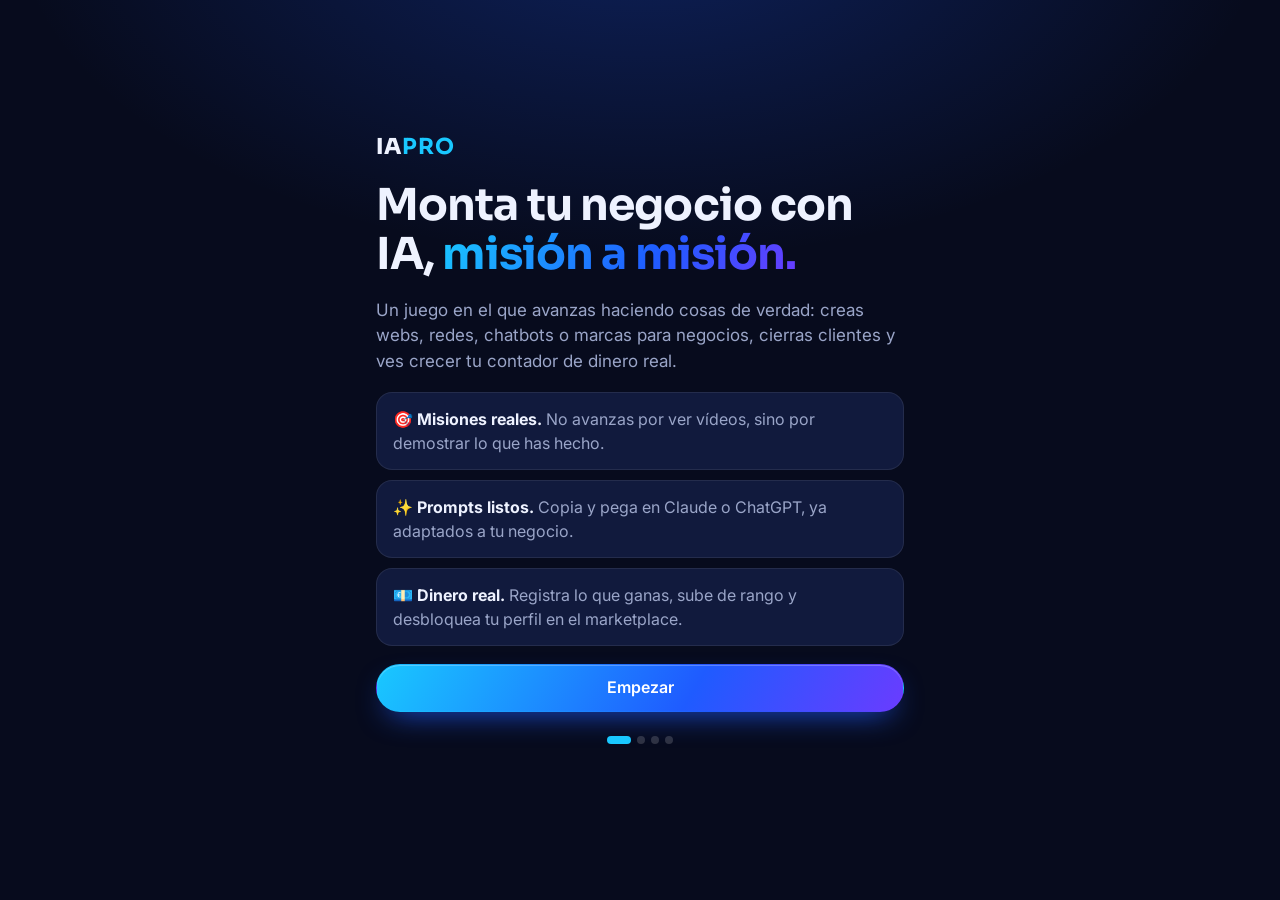
<file: juego/index.html>
<!doctype html>
<html lang="es">
<head>
  <meta charset="utf-8">
  <meta name="viewport" content="width=device-width, initial-scale=1, viewport-fit=cover">
  <title>IAPRO · Monta tu negocio con IA, misión a misión</title>
  <meta name="description" content="Prototipo del juego IAPRO: monta un negocio real de webs para negocios locales con IA, con misiones, prompts listos para copiar, mini-CRM y contador de dinero real.">
  <meta name="robots" content="noindex">
  <meta name="theme-color" content="#070b1d">
  <meta name="color-scheme" content="dark">
  <link rel="icon" href="../assets/img/favicon.png">
  <link rel="apple-touch-icon" href="../assets/img/apple-touch-icon.png">
  <link rel="preconnect" href="https://fonts.googleapis.com">
  <link rel="preconnect" href="https://fonts.gstatic.com" crossorigin>
  <link href="https://fonts.googleapis.com/css2?family=Sora:wght@400;600;700;800&family=Inter:wght@400;500;600&display=swap" rel="stylesheet">
  <link rel="stylesheet" href="juego.css">
</head>
<body>
  <div id="app" class="app"><noscript><p style="padding:24px">Este juego necesita JavaScript activado.</p></noscript></div>
  <div id="toast" class="toast" role="status" aria-live="polite"></div>
  <script src="contenido.js"></script>
  <script src="rutas.js"></script>
  <script src="dropshipping.js"></script>
  <script src="juego.js"></script>
</body>
</html>
</file>
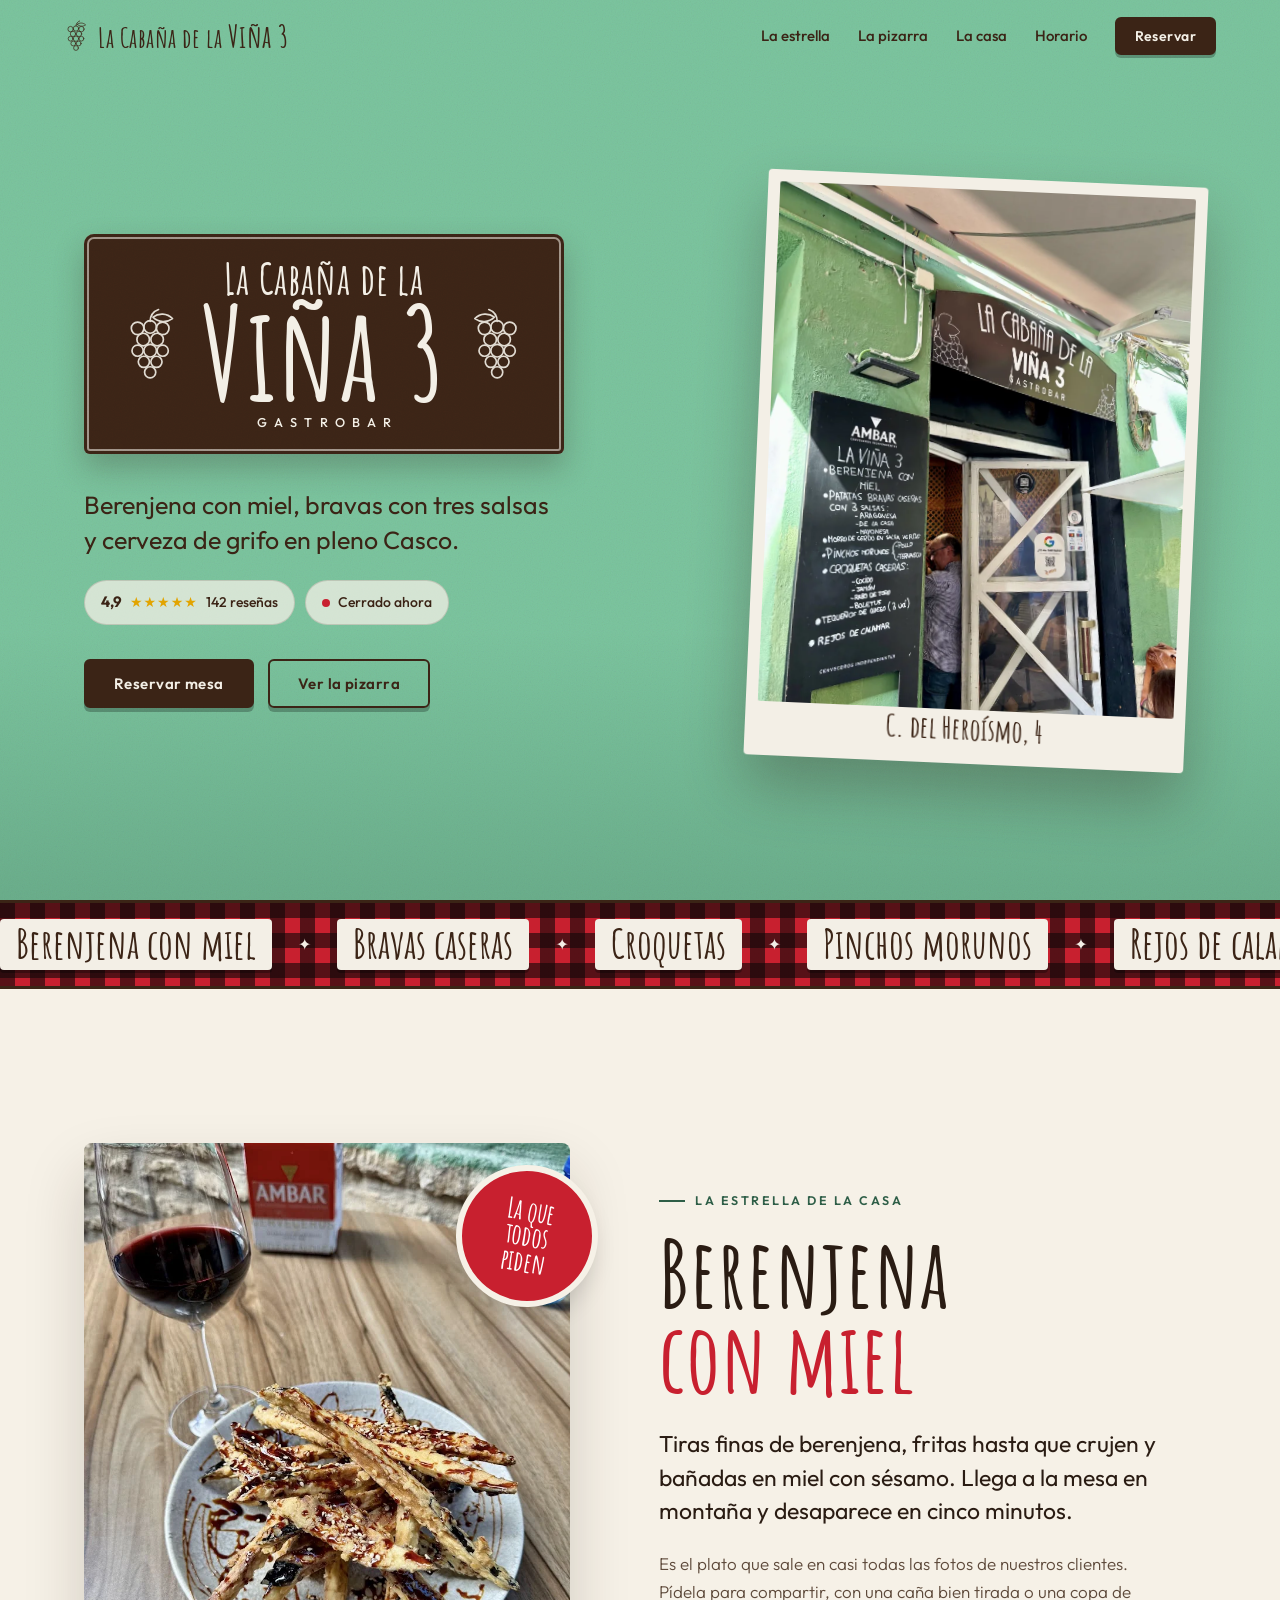
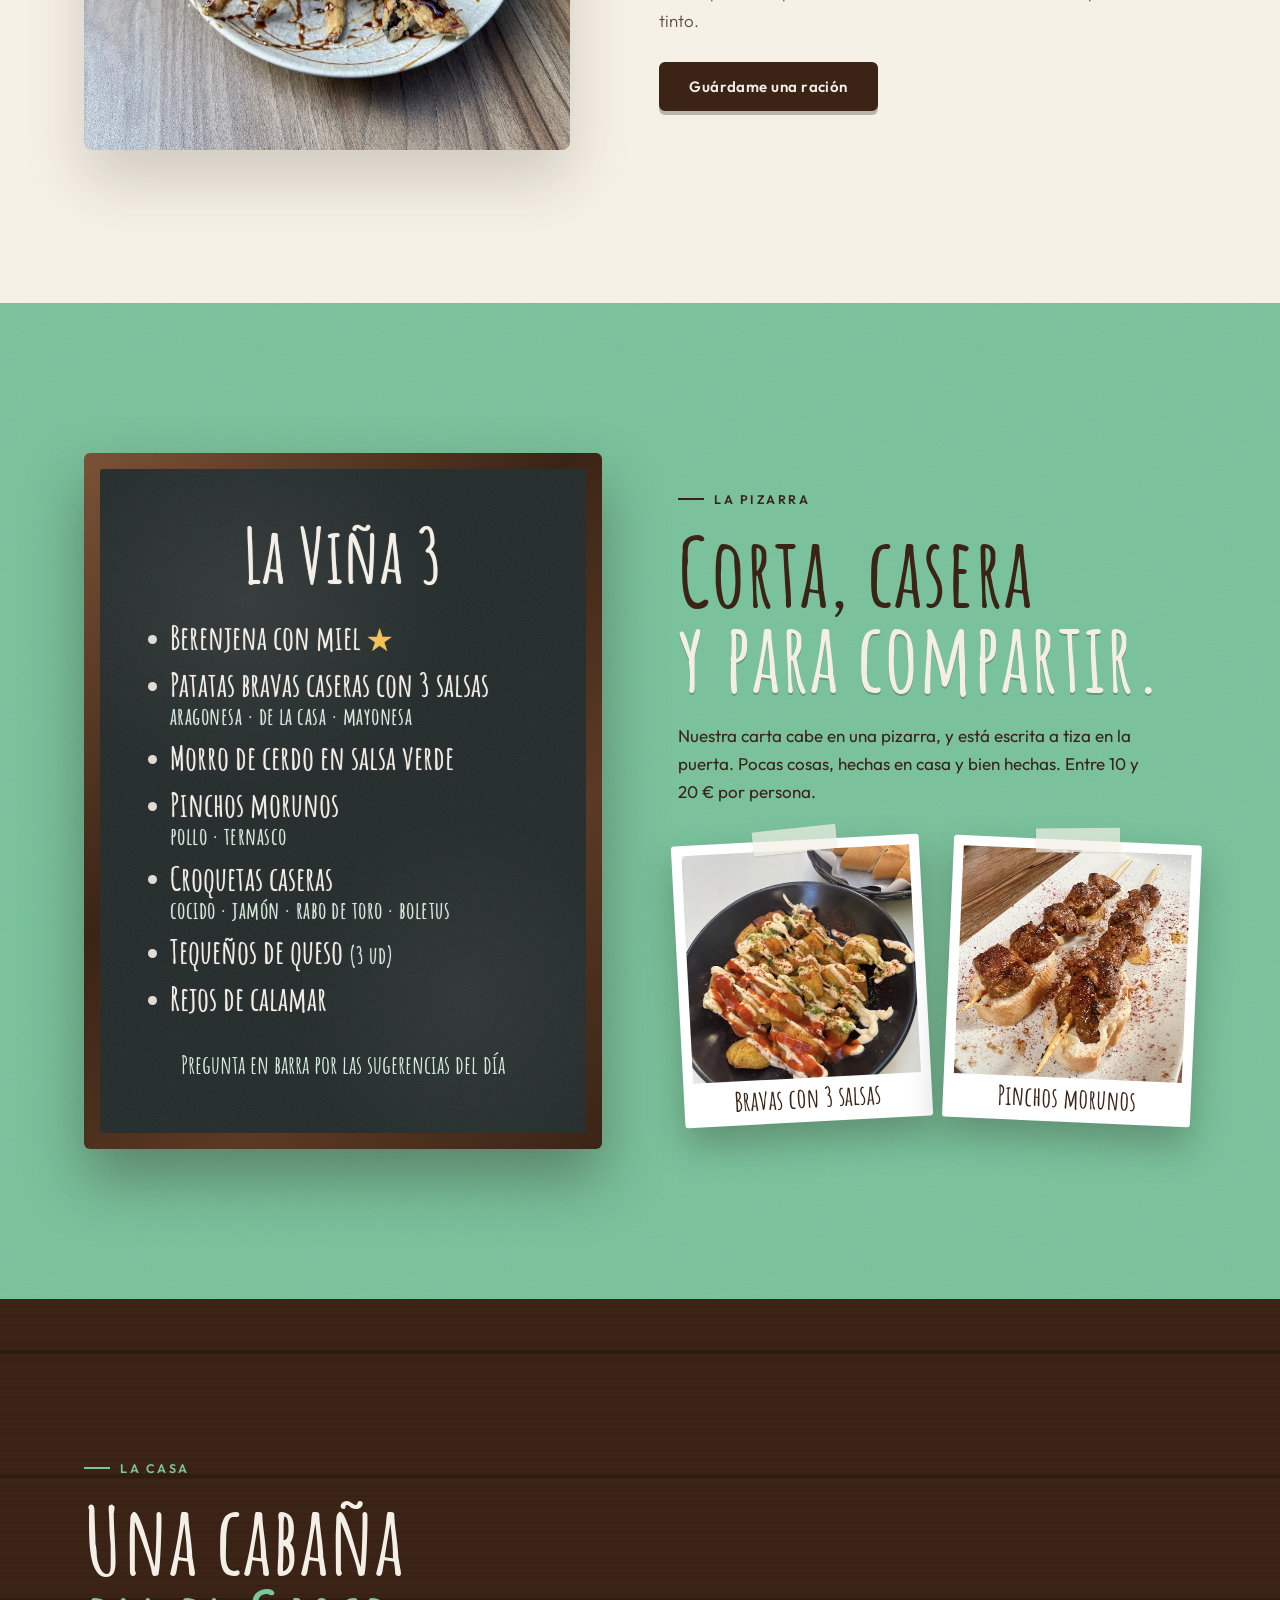
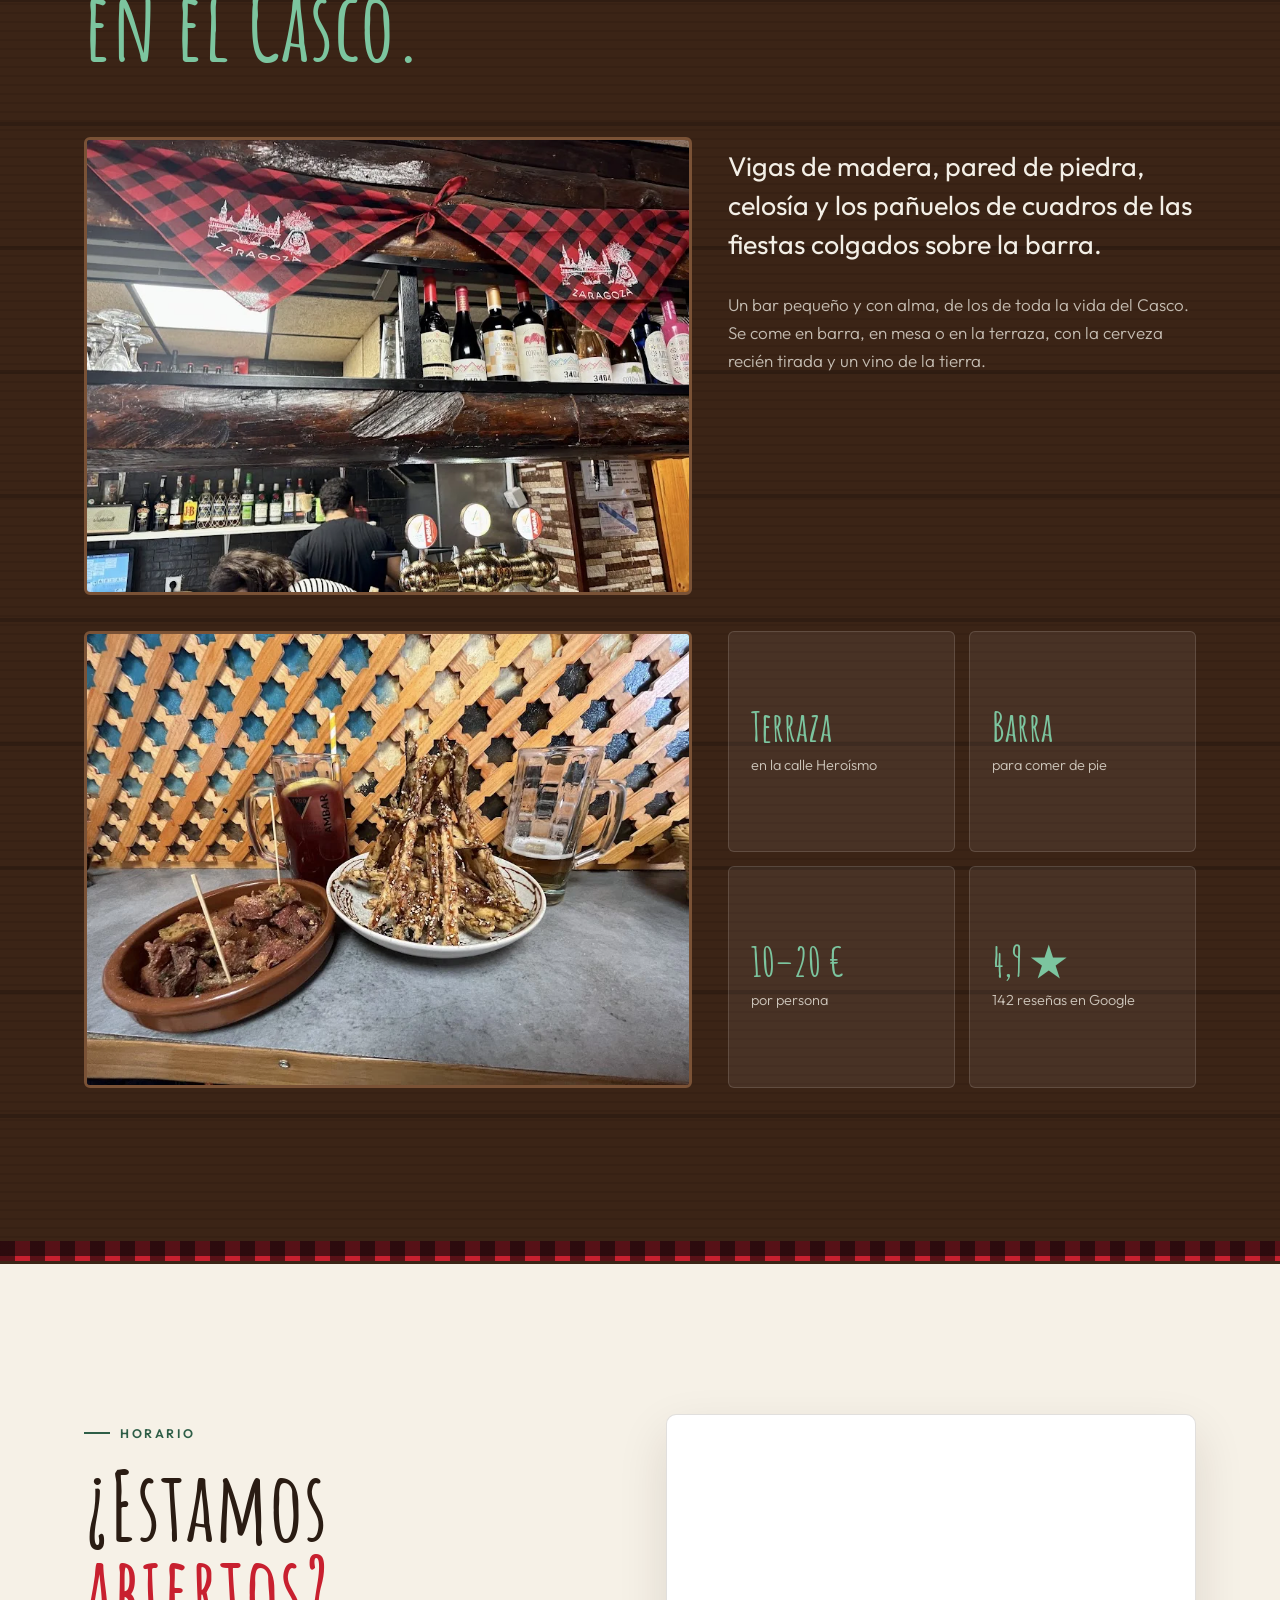
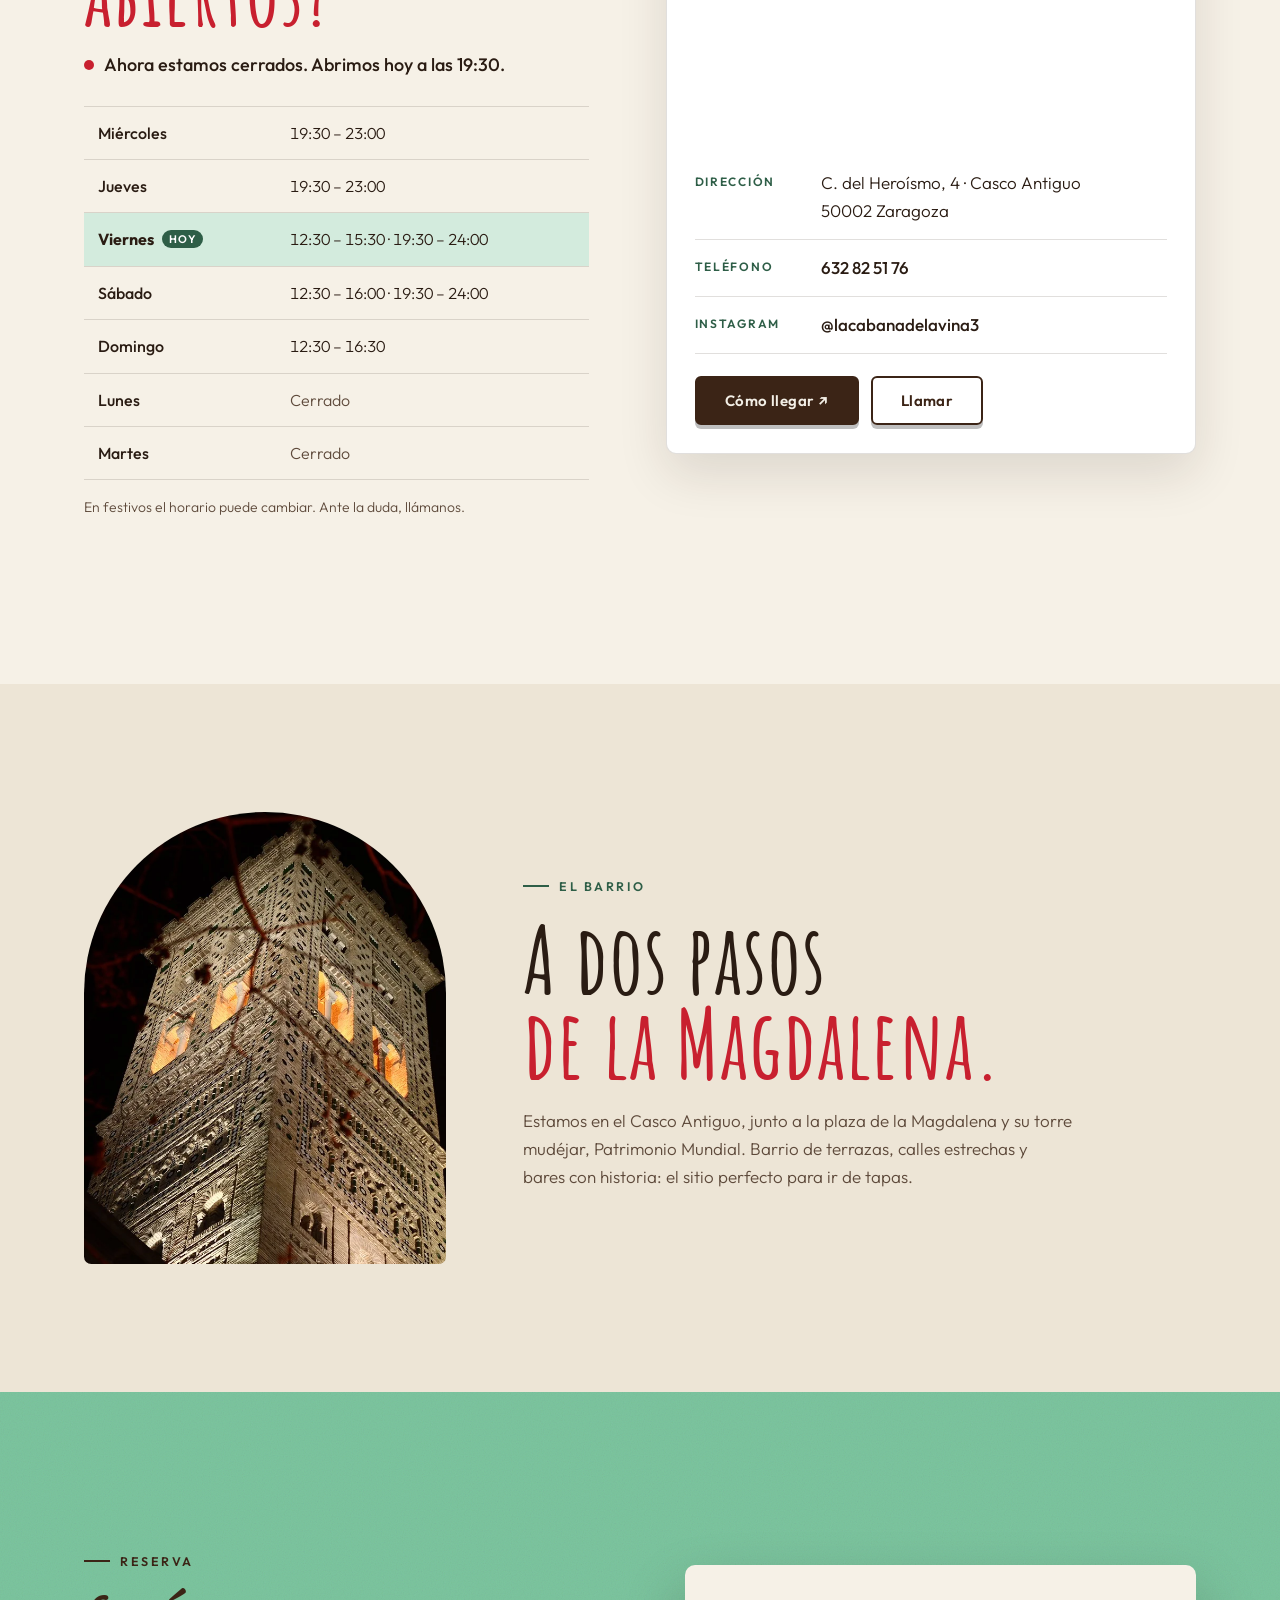
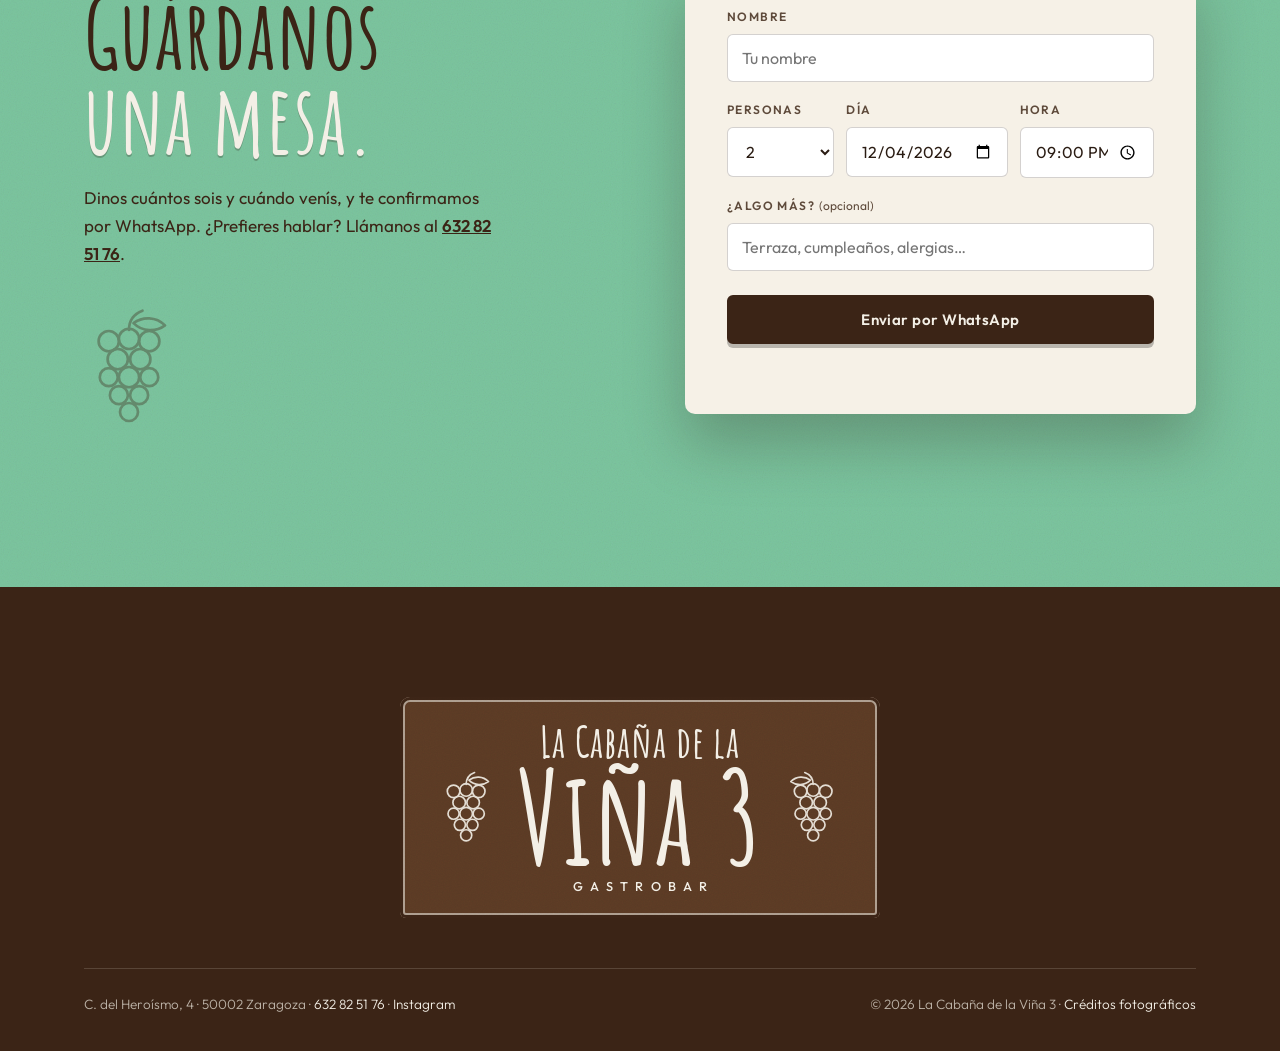
<file: la-cabana-de-la-vina/index.html>
<!doctype html>
<html lang="es">
<head>
  <meta charset="utf-8">
  <meta name="viewport" content="width=device-width, initial-scale=1, viewport-fit=cover">
  <title>La Cabaña de la Viña 3 · Gastrobar en el Casco, Zaragoza</title>
  <meta name="description" content="La Cabaña de la Viña 3, gastrobar en la calle Heroísmo, 4 (Casco Antiguo, Zaragoza). Berenjena con miel, bravas caseras con tres salsas, croquetas y pinchos morunos. 4,9 en Google. Tel. 632 82 51 76.">
  <meta name="theme-color" content="#79C29C">
  <meta name="robots" content="noindex, nofollow">
  <meta property="og:title" content="La Cabaña de la Viña 3 · Gastrobar">
  <meta property="og:description" content="Berenjena con miel, bravas con tres salsas y cerveza de grifo en la calle Heroísmo, 4. Zaragoza.">
  <meta property="og:image" content="assets/img/berenjena.webp">
  <link rel="icon" href="data:image/svg+xml,%3Csvg xmlns='http://www.w3.org/2000/svg' viewBox='0 0 64 64'%3E%3Crect width='64' height='64' rx='14' fill='%233B2416'/%3E%3Cg fill='none' stroke='%23F3EFE6' stroke-width='3'%3E%3Ccircle cx='24' cy='24' r='6'/%3E%3Ccircle cx='38' cy='24' r='6'/%3E%3Ccircle cx='31' cy='35' r='6'/%3E%3Ccircle cx='31' cy='47' r='5'/%3E%3Cpath d='M31 18c0-5 3-8 8-9'/%3E%3C/g%3E%3C/svg%3E">
  <link rel="preconnect" href="https://fonts.googleapis.com">
  <link rel="preconnect" href="https://fonts.gstatic.com" crossorigin>
  <link href="https://fonts.googleapis.com/css2?family=Amatic+SC:wght@400;700&family=Outfit:wght@300;400;500;600&display=swap" rel="stylesheet">
  <link rel="preload" as="image" href="assets/img/fachada.webp">
  <link rel="stylesheet" href="styles.css?v=20261031b">
  <script defer src="lib/manifest.js?v=20261031b"></script>
  <script defer src="main.js?v=20261031b"></script>
</head>
<body>

  <!-- Racimo de uvas, como el del letrero de la puerta -->
  <svg width="0" height="0" style="position:absolute" aria-hidden="true">
    <symbol id="grape" viewBox="0 0 80 110">
      <g fill="none" stroke="currentColor" stroke-width="2.4" stroke-linecap="round" stroke-linejoin="round">
        <path d="M40 22c0-8 4-14 12-17"/>
        <path d="M44 16c8-6 20-6 28 2-8 6-20 6-28-2z"/>
        <circle cx="22" cy="32" r="9"/><circle cx="40" cy="30" r="9"/><circle cx="58" cy="32" r="9"/>
        <circle cx="30" cy="48" r="9"/><circle cx="50" cy="48" r="9"/>
        <circle cx="22" cy="64" r="8"/><circle cx="40" cy="64" r="9"/><circle cx="58" cy="64" r="8"/>
        <circle cx="31" cy="80" r="8"/><circle cx="49" cy="80" r="8"/>
        <circle cx="40" cy="95" r="8"/>
      </g>
    </symbol>
  </svg>

  <!-- Splash: se oculta por JS y, como red de seguridad, por CSS a los 4.5s -->
  <div class="splash" aria-hidden="true">
    <svg class="splash-grape"><use href="#grape"/></svg>
  </div>

  <header class="nav" id="nav">
    <a class="brand" href="#inicio" aria-label="La Cabaña de la Viña 3, inicio">
      <svg class="brand-grape" aria-hidden="true"><use href="#grape"/></svg>
      <span class="brand-text">La Cabaña de la <b>Viña 3</b></span>
    </a>
    <nav class="nav-links" aria-label="Principal">
      <a href="#estrella">La estrella</a>
      <a href="#pizarra">La pizarra</a>
      <a href="#casa">La casa</a>
      <a href="#horario">Horario</a>
    </nav>
    <a class="btn btn-small nav-cta" href="#reserva">Reservar</a>
    <button class="burger" aria-label="Abrir menú" aria-expanded="false" aria-controls="menu"><span></span><span></span></button>
  </header>

  <div class="menu" id="menu" aria-hidden="true">
    <nav>
      <a href="#estrella">La estrella</a>
      <a href="#pizarra">La pizarra</a>
      <a href="#casa">La casa</a>
      <a href="#horario">Horario</a>
      <a href="#reserva">Reservar</a>
    </nav>
    <p class="menu-foot"><a href="tel:+34632825176">632 82 51 76</a> · C. del Heroísmo, 4</p>
  </div>

  <main>

    <!-- HERO: la pared verde de la fachada y el letrero marrón -->
    <section class="hero" id="inicio">
      <div class="wrap hero-grid">
        <div class="hero-copy">
          <div class="sign hero-in" style="--d:.15s">
            <svg class="sign-grape sign-grape--l" aria-hidden="true"><use href="#grape"/></svg>
            <h1><span class="sign-small">La Cabaña de la</span><span class="sign-big">Viña 3</span><span class="sign-sub">Gastrobar</span></h1>
            <svg class="sign-grape sign-grape--r" aria-hidden="true"><use href="#grape"/></svg>
          </div>

          <p class="hero-lead hero-in" style="--d:.35s">Berenjena con miel, bravas con tres salsas y cerveza de grifo en pleno Casco.</p>

          <div class="hero-chips hero-in" style="--d:.5s">
            <a class="chip" href="https://www.google.com/maps/search/?api=1&query=La+Vi%C3%B1a+3+Calle+del+Hero%C3%ADsmo+4+Zaragoza" target="_blank" rel="noopener" data-maps><b>4,9</b> <span class="stars" aria-hidden="true">★★★★★</span> 142 reseñas</a>
            <span class="chip chip-status" data-status>Calle Heroísmo, 4</span>
          </div>

          <div class="hero-actions hero-in" style="--d:.65s">
            <a class="btn" href="#reserva">Reservar mesa</a>
            <a class="btn btn-line" href="#pizarra">Ver la pizarra</a>
          </div>
        </div>

        <figure class="hero-photo hero-in" style="--d:.3s">
          <img src="assets/img/fachada.webp" alt="Fachada verde de La Cabaña de la Viña 3 con su letrero y la pizarra en la puerta" fetchpriority="high" width="828" height="1104">
          <figcaption>C. del Heroísmo, 4</figcaption>
        </figure>
      </div>
    </section>

    <!-- Cinta de cuadros, como los pañuelos de la barra -->
    <div class="gingham" aria-hidden="true">
      <div class="gingham-track">
        <span>Berenjena con miel</span><i>✦</i><span>Bravas caseras</span><i>✦</i><span>Croquetas</span><i>✦</i><span>Pinchos morunos</span><i>✦</i><span>Rejos de calamar</span><i>✦</i><span>Cerveza de grifo</span><i>✦</i>
        <span>Berenjena con miel</span><i>✦</i><span>Bravas caseras</span><i>✦</i><span>Croquetas</span><i>✦</i><span>Pinchos morunos</span><i>✦</i><span>Rejos de calamar</span><i>✦</i><span>Cerveza de grifo</span><i>✦</i>
      </div>
    </div>

    <!-- LA ESTRELLA -->
    <section class="estrella" id="estrella">
      <div class="wrap estrella-grid">
        <figure class="estrella-photo reveal">
          <img src="assets/img/berenjena.webp" alt="Berenjena frita con miel y sésamo junto a una copa de vino tinto" loading="lazy" width="828" height="1103">
          <span class="estrella-badge">La que<br>todos<br>piden</span>
        </figure>
        <div class="estrella-copy reveal">
          <p class="kicker">La estrella de la casa</p>
          <h2>Berenjena<br><em>con miel</em></h2>
          <p class="lead">Tiras finas de berenjena, fritas hasta que crujen y bañadas en miel con sésamo. Llega a la mesa en montaña y desaparece en cinco minutos.</p>
          <p>Es el plato que sale en casi todas las fotos de nuestros clientes. Pídela para compartir, con una caña bien tirada o una copa de tinto.</p>
          <a class="btn" href="#reserva">Guárdame una ración</a>
        </div>
      </div>
    </section>

    <!-- LA PIZARRA: la carta tal cual está escrita en la puerta -->
    <section class="pizarra-sec" id="pizarra">
      <div class="wrap pizarra-grid">
        <div class="board reveal">
          <div class="board-inner">
            <p class="board-title">La Viña 3</p>
            <ul class="board-list">
              <li class="chalk"><span>Berenjena con miel</span> <em class="star">★</em></li>
              <li class="chalk"><span>Patatas bravas caseras con 3 salsas</span>
                <small>aragonesa · de la casa · mayonesa</small></li>
              <li class="chalk"><span>Morro de cerdo en salsa verde</span></li>
              <li class="chalk"><span>Pinchos morunos</span>
                <small>pollo · ternasco</small></li>
              <li class="chalk"><span>Croquetas caseras</span>
                <small>cocido · jamón · rabo de toro · boletus</small></li>
              <li class="chalk"><span>Tequeños de queso</span> <small class="inline">(3 ud)</small></li>
              <li class="chalk"><span>Rejos de calamar</span></li>
            </ul>
            <p class="board-foot">Pregunta en barra por las sugerencias del día</p>
          </div>
        </div>

        <div class="pizarra-side">
          <header class="reveal">
            <p class="kicker">La pizarra</p>
            <h2>Corta, casera<br><em>y para compartir.</em></h2>
            <p>Nuestra carta cabe en una pizarra, y está escrita a tiza en la puerta. Pocas cosas, hechas en casa y bien hechas. Entre 10 y 20 € por persona.</p>
          </header>
          <div class="polaroids">
            <figure class="polaroid reveal" style="--r:-3deg">
              <img src="assets/img/bravas.webp" alt="Patatas bravas caseras con salsa brava, alioli y salsa verde" loading="lazy" width="828" height="1103">
              <figcaption>Bravas con 3 salsas</figcaption>
            </figure>
            <figure class="polaroid reveal" style="--r:2.5deg">
              <img src="assets/img/morunos.webp" alt="Dos pinchos morunos sobre pan con pimentón" loading="lazy" width="828" height="1103">
              <figcaption>Pinchos morunos</figcaption>
            </figure>
          </div>
        </div>
      </div>
    </section>

    <!-- LA CASA -->
    <section class="casa" id="casa">
      <div class="wrap">
        <header class="casa-head reveal">
          <p class="kicker">La casa</p>
          <h2>Una cabaña<br><em>en el Casco.</em></h2>
        </header>

        <div class="casa-grid">
          <figure class="casa-photo casa-photo--wide reveal">
            <img src="assets/img/barra.webp" alt="Barra con vigas de madera, pañuelos de cuadros de Zaragoza, botellas de vino y grifos de cerveza" loading="lazy" width="828" height="621">
          </figure>
          <div class="casa-copy reveal">
            <p class="lead">Vigas de madera, pared de piedra, celosía y los pañuelos de cuadros de las fiestas colgados sobre la barra.</p>
            <p>Un bar pequeño y con alma, de los de toda la vida del Casco. Se come en barra, en mesa o en la terraza, con la cerveza recién tirada y un vino de la tierra.</p>
          </div>
          <figure class="casa-photo reveal">
            <img src="assets/img/mesa.webp" alt="Berenjena con miel y carne en cazuela sobre la mesa, con celosía de madera al fondo" loading="lazy" width="828" height="621">
          </figure>
          <ul class="facts reveal">
            <li><b>Terraza</b><span>en la calle Heroísmo</span></li>
            <li><b>Barra</b><span>para comer de pie</span></li>
            <li><b>10–20 €</b><span>por persona</span></li>
            <li><b>4,9 ★</b><span>142 reseñas en Google</span></li>
          </ul>
        </div>
      </div>
    </section>

    <div class="gingham gingham-thin" aria-hidden="true"></div>

    <!-- HORARIO + VISÍTANOS -->
    <section class="horario" id="horario">
      <div class="wrap horario-grid">
        <div class="horario-copy reveal">
          <p class="kicker">Horario</p>
          <h2>¿Estamos<br><em>abiertos?</em></h2>
          <p class="status" data-status-long>Consulta el horario aquí al lado.</p>
          <table class="hours" aria-label="Horario semanal">
            <tbody>
              <tr data-day="3"><th>Miércoles</th><td>19:30 – 23:00</td></tr>
              <tr data-day="4"><th>Jueves</th><td>19:30 – 23:00</td></tr>
              <tr data-day="5"><th>Viernes</th><td>12:30 – 15:30 · 19:30 – 24:00</td></tr>
              <tr data-day="6"><th>Sábado</th><td>12:30 – 16:00 · 19:30 – 24:00</td></tr>
              <tr data-day="0"><th>Domingo</th><td>12:30 – 16:30</td></tr>
              <tr data-day="1" class="closed"><th>Lunes</th><td>Cerrado</td></tr>
              <tr data-day="2" class="closed"><th>Martes</th><td>Cerrado</td></tr>
            </tbody>
          </table>
          <p class="note">En festivos el horario puede cambiar. Ante la duda, llámanos.</p>
        </div>

        <div class="visit reveal">
          <div class="visit-map">
            <iframe title="Mapa: Calle del Heroísmo 4, Zaragoza" loading="lazy" referrerpolicy="no-referrer-when-downgrade"
                    src="https://www.google.com/maps?q=Calle+del+Hero%C3%ADsmo+4,+50002+Zaragoza&z=17&output=embed"></iframe>
          </div>
          <dl class="visit-list">
            <div><dt>Dirección</dt><dd>C. del Heroísmo, 4 · Casco Antiguo<br>50002 Zaragoza</dd></div>
            <div><dt>Teléfono</dt><dd><a href="tel:+34632825176">632 82 51 76</a></dd></div>
            <div><dt>Instagram</dt><dd><a href="https://www.instagram.com/lacabanadelavina3/" target="_blank" rel="noopener">@lacabanadelavina3</a></dd></div>
          </dl>
          <div class="visit-actions">
            <a class="btn" href="https://www.google.com/maps/search/?api=1&query=La+Vi%C3%B1a+3+Calle+del+Hero%C3%ADsmo+4+Zaragoza" target="_blank" rel="noopener" data-maps>Cómo llegar ↗</a>
            <a class="btn btn-line" href="tel:+34632825176">Llamar</a>
          </div>
        </div>
      </div>
    </section>

    <!-- EL BARRIO -->
    <section class="barrio">
      <div class="wrap barrio-grid">
        <figure class="barrio-photo reveal">
          <img src="assets/img/magdalena.webp" alt="Torre mudéjar de la Magdalena iluminada de noche" loading="lazy" width="683" height="1024">
        </figure>
        <div class="barrio-copy reveal">
          <p class="kicker">El barrio</p>
          <h2>A dos pasos<br><em>de la Magdalena.</em></h2>
          <p>Estamos en el Casco Antiguo, junto a la plaza de la Magdalena y su torre mudéjar, Patrimonio Mundial. Barrio de terrazas, calles estrechas y bares con historia: el sitio perfecto para ir de tapas.</p>
        </div>
      </div>
    </section>

    <!-- RESERVA -->
    <section class="reserva" id="reserva">
      <div class="wrap reserva-grid">
        <div class="reserva-copy reveal">
          <p class="kicker">Reserva</p>
          <h2>Guárdanos<br><em>una mesa.</em></h2>
          <p>Dinos cuántos sois y cuándo venís, y te confirmamos por WhatsApp. ¿Prefieres hablar? Llámanos al <a href="tel:+34632825176">632 82 51 76</a>.</p>
          <svg class="reserva-grape" aria-hidden="true"><use href="#grape"/></svg>
        </div>

        <form class="form reveal" id="form" novalidate>
          <div class="field">
            <label for="f-name">Nombre</label>
            <input id="f-name" name="name" type="text" autocomplete="name" required placeholder="Tu nombre">
          </div>
          <div class="field-row">
            <div class="field">
              <label for="f-people">Personas</label>
              <select id="f-people" name="people">
                <option>2</option><option>3</option><option>4</option><option>5</option><option>6</option><option>7</option><option>8</option><option>Más de 8</option>
              </select>
            </div>
            <div class="field">
              <label for="f-date">Día</label>
              <input id="f-date" name="date" type="date" required>
            </div>
            <div class="field">
              <label for="f-time">Hora</label>
              <input id="f-time" name="time" type="time" required value="21:00">
            </div>
          </div>
          <div class="field">
            <label for="f-note">¿Algo más? <span>(opcional)</span></label>
            <input id="f-note" name="note" type="text" placeholder="Terraza, cumpleaños, alergias…">
          </div>
          <button class="btn btn-block" type="submit">Enviar por WhatsApp</button>
          <p class="form-msg" role="status" aria-live="polite"></p>
          <div class="form-done" aria-hidden="true">
            <svg viewBox="0 0 52 52"><circle cx="26" cy="26" r="24"/><path d="M15 27l7 7 15-16"/></svg>
            <p>¡Listo! Te abrimos WhatsApp con tu reserva.</p>
          </div>
        </form>
      </div>
    </section>

  </main>

  <footer class="footer">
    <div class="wrap">
      <div class="sign sign-footer">
        <svg class="sign-grape sign-grape--l" aria-hidden="true"><use href="#grape"/></svg>
        <p><span class="sign-small">La Cabaña de la</span><span class="sign-big">Viña 3</span><span class="sign-sub">Gastrobar</span></p>
        <svg class="sign-grape sign-grape--r" aria-hidden="true"><use href="#grape"/></svg>
      </div>
      <div class="footer-row">
        <p>C. del Heroísmo, 4 · 50002 Zaragoza · <a href="tel:+34632825176">632 82 51 76</a> · <a href="https://www.instagram.com/lacabanadelavina3/" target="_blank" rel="noopener">Instagram</a></p>
        <p>© <span id="year">2026</span> La Cabaña de la Viña 3 · <a href="creditos.html">Créditos fotográficos</a></p>
      </div>
    </div>
  </footer>

  <!-- Barra fija en móvil -->
  <div class="mobile-cta" aria-label="Acciones rápidas">
    <a href="tel:+34632825176">Llamar</a>
    <a href="#reserva" class="is-main">Reservar</a>
    <a href="https://www.google.com/maps/search/?api=1&query=La+Vi%C3%B1a+3+Calle+del+Hero%C3%ADsmo+4+Zaragoza" target="_blank" rel="noopener" data-maps>Llegar</a>
  </div>

</body>
</html>
</file>
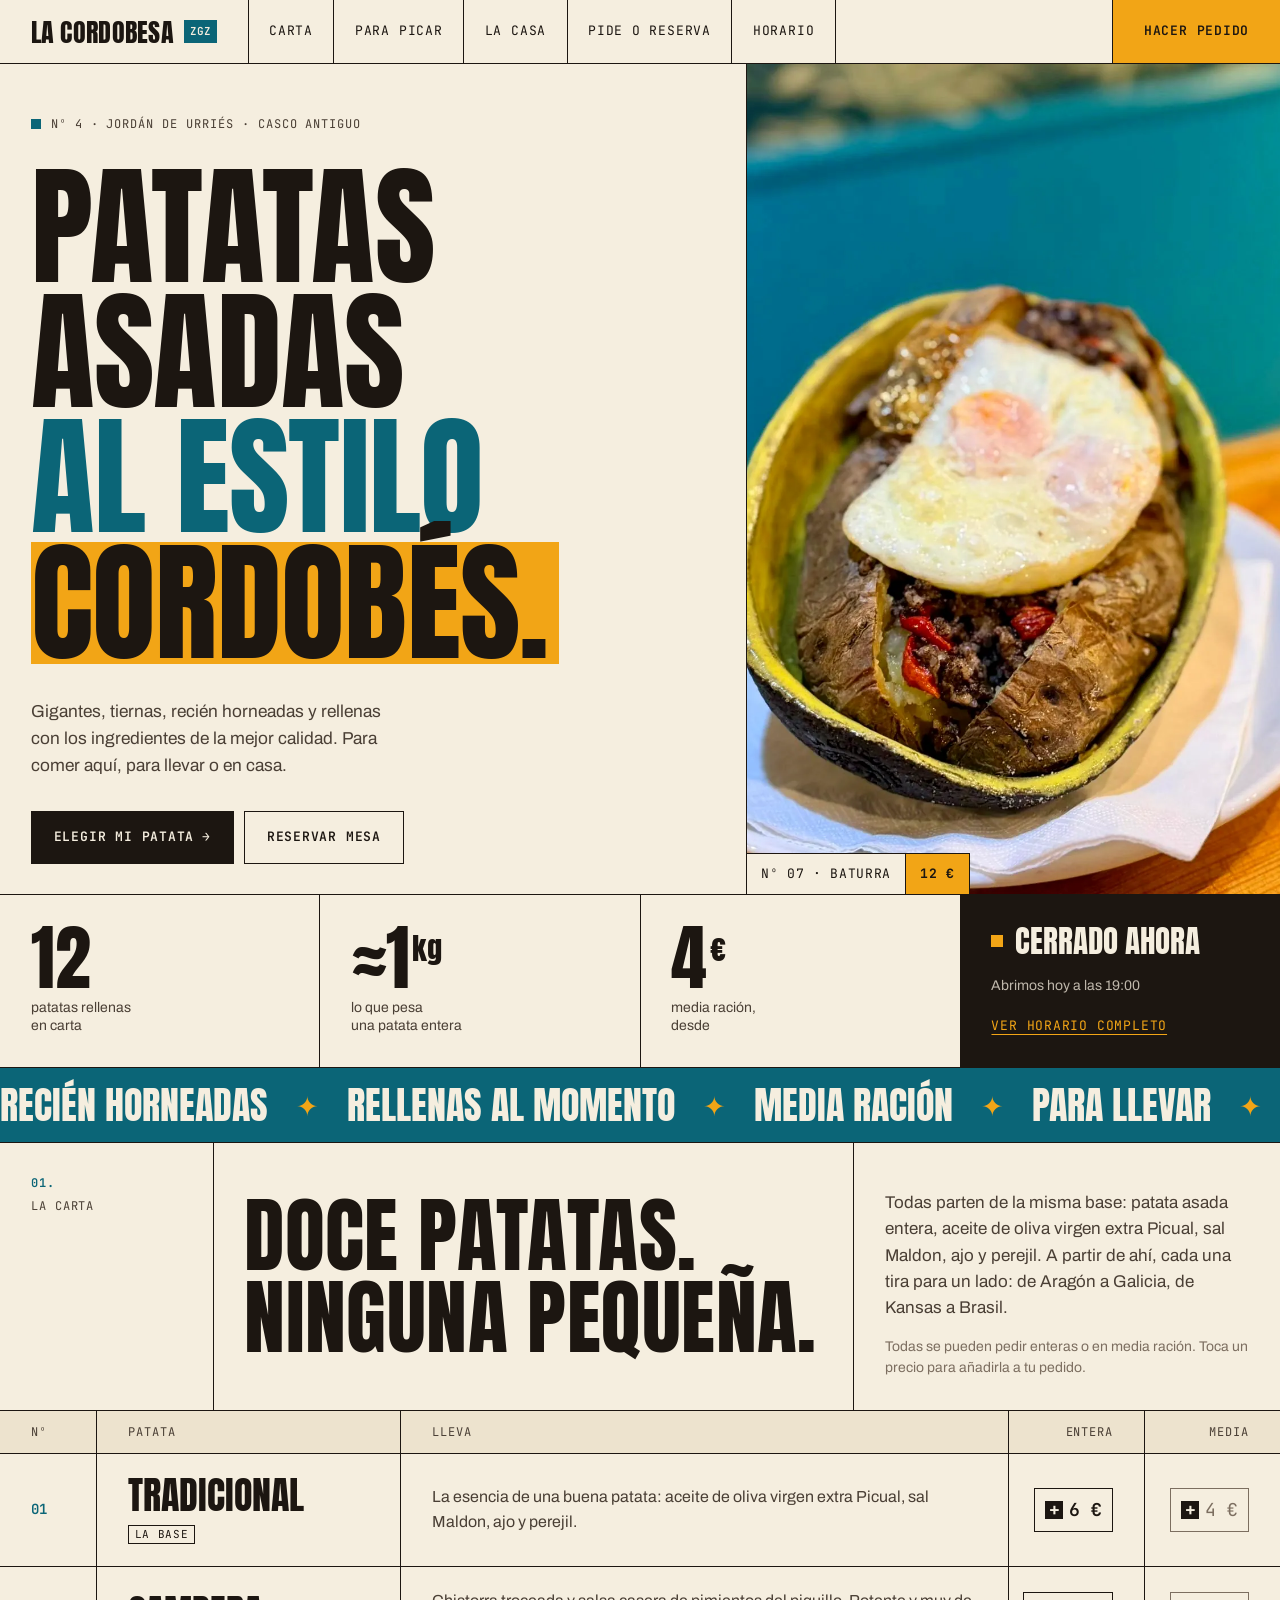
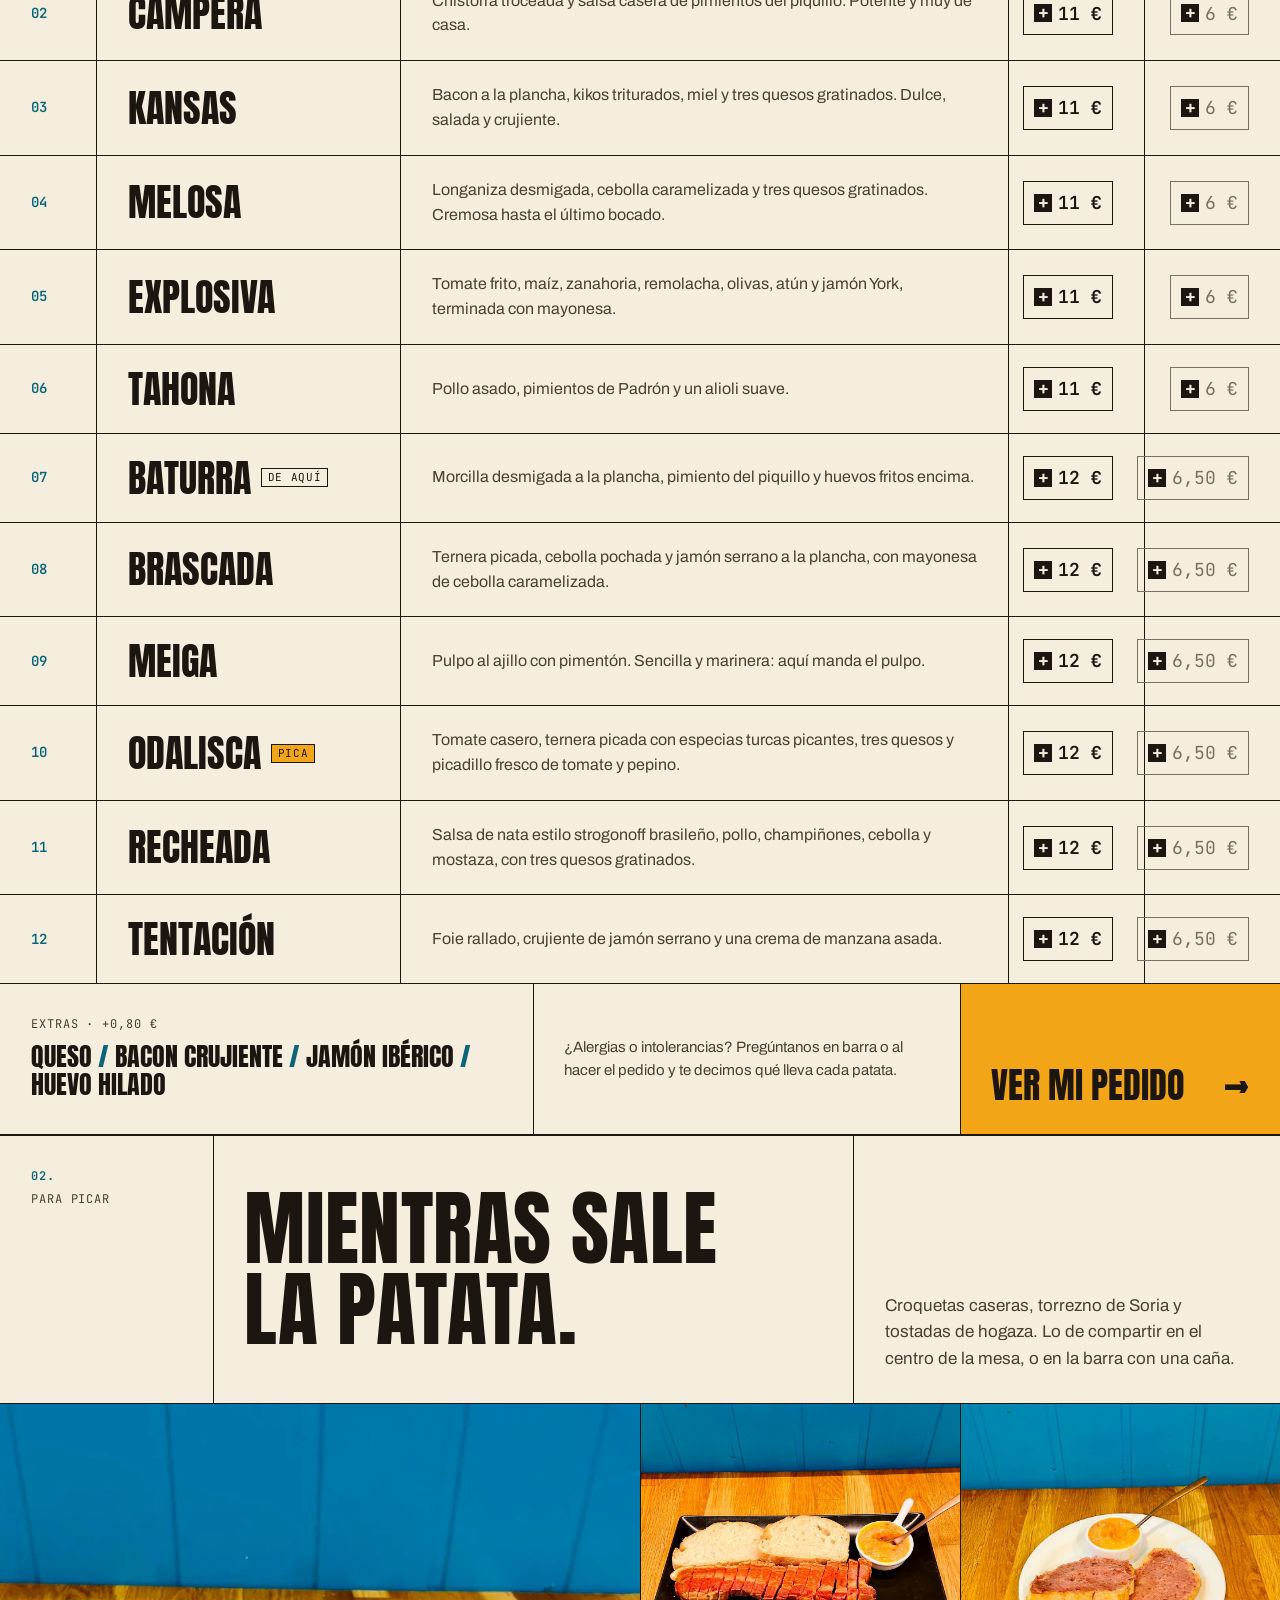
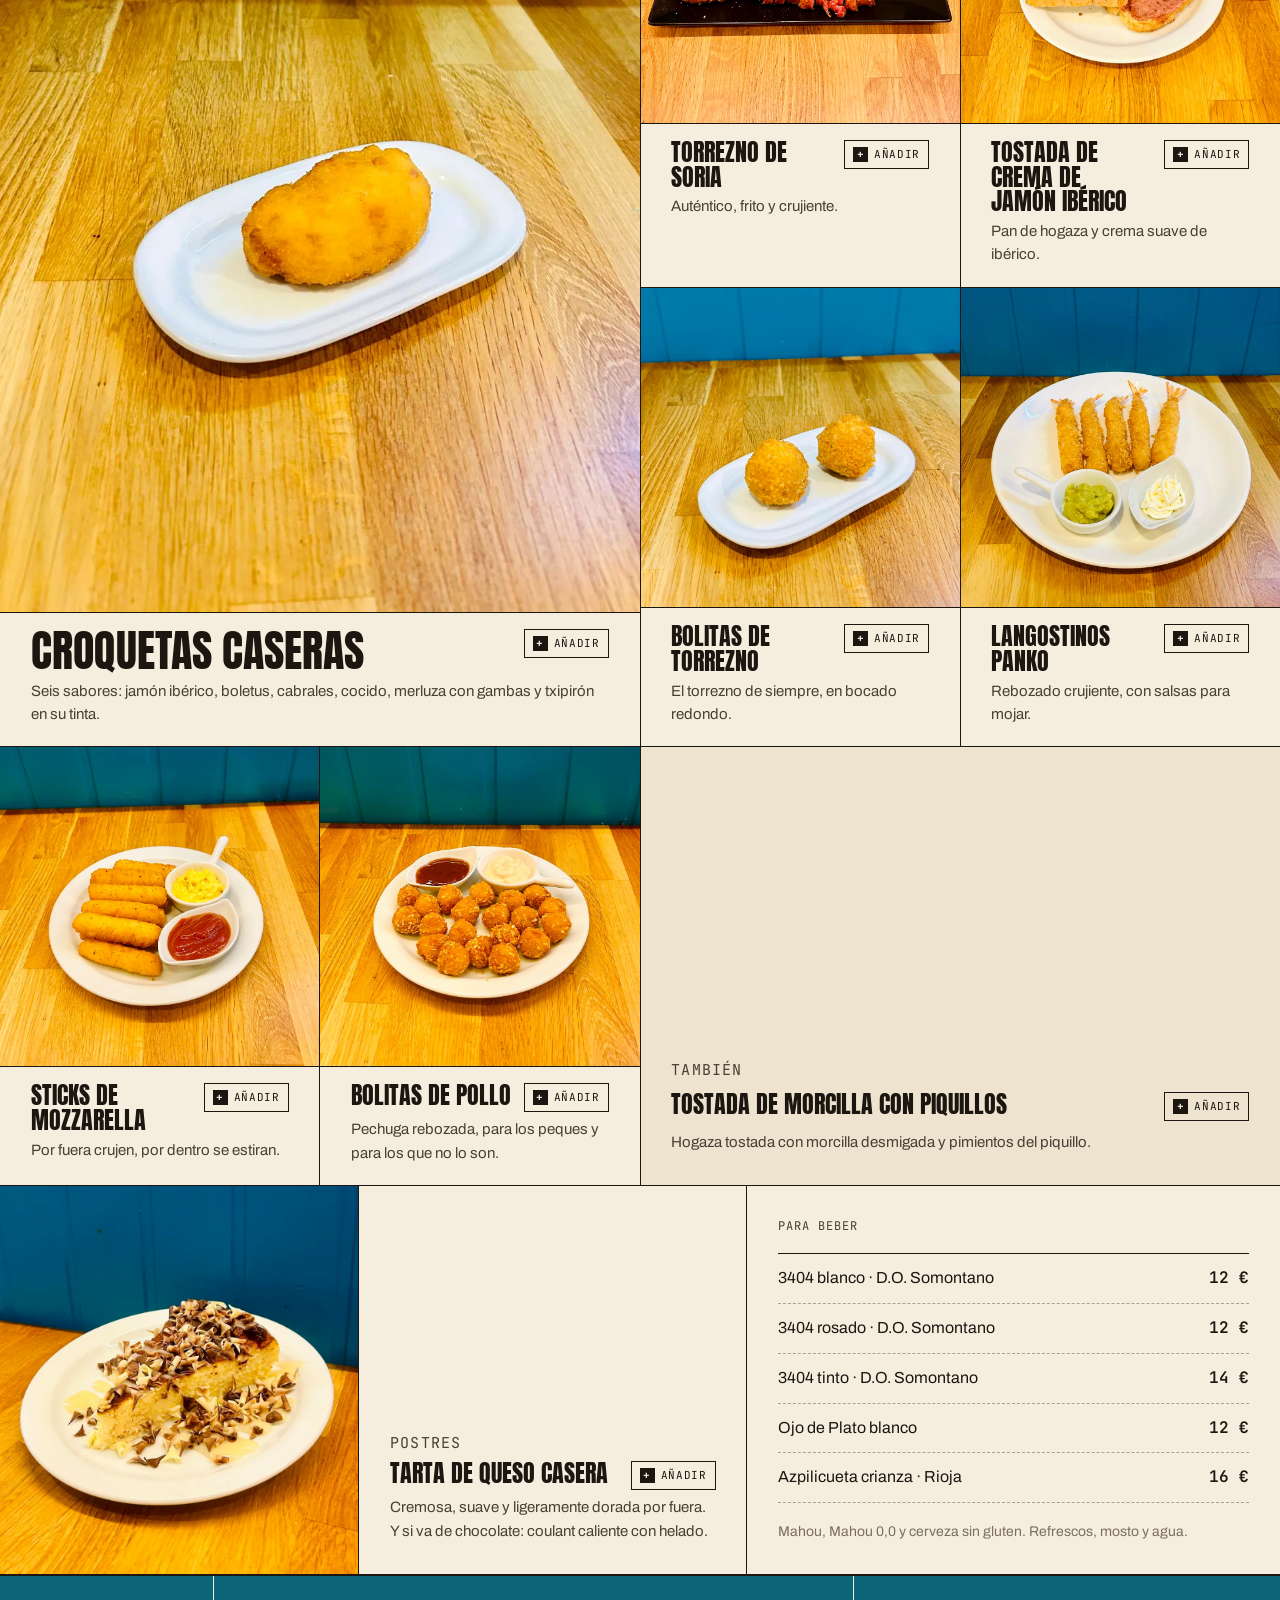
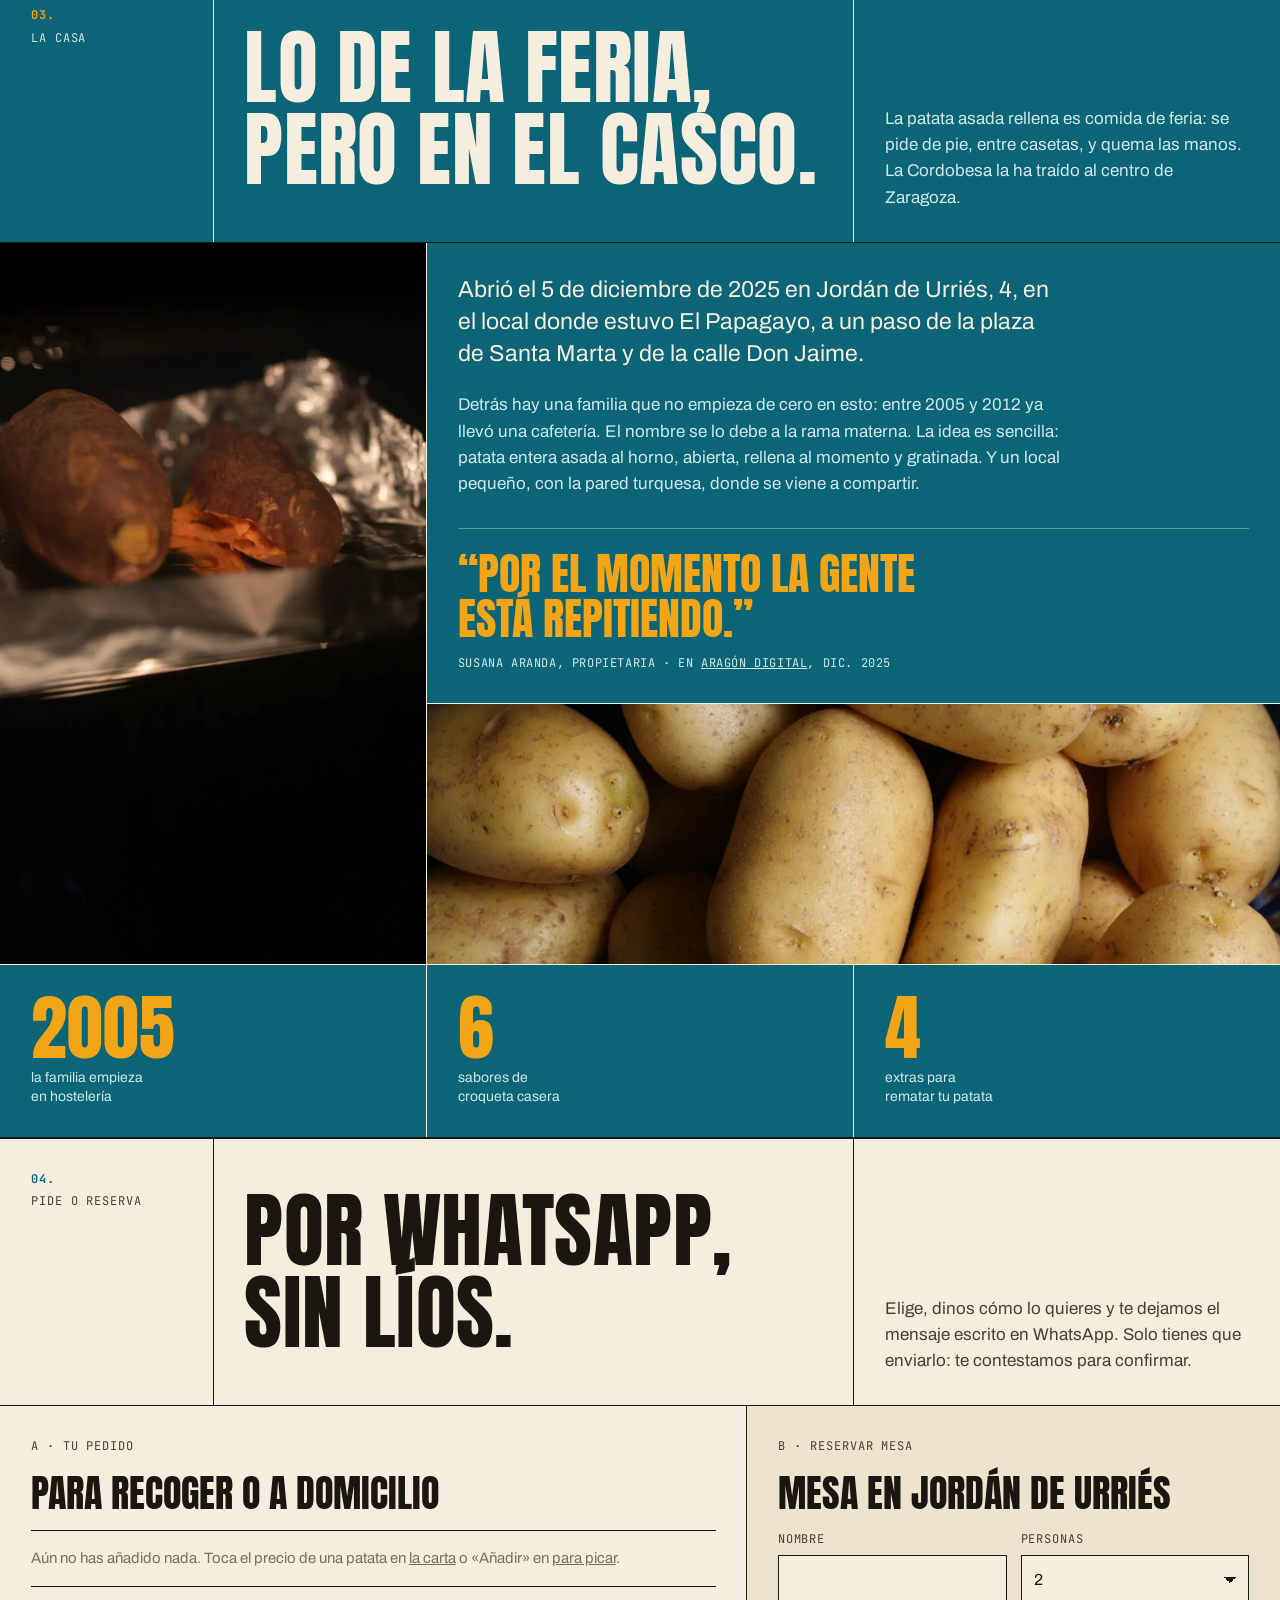
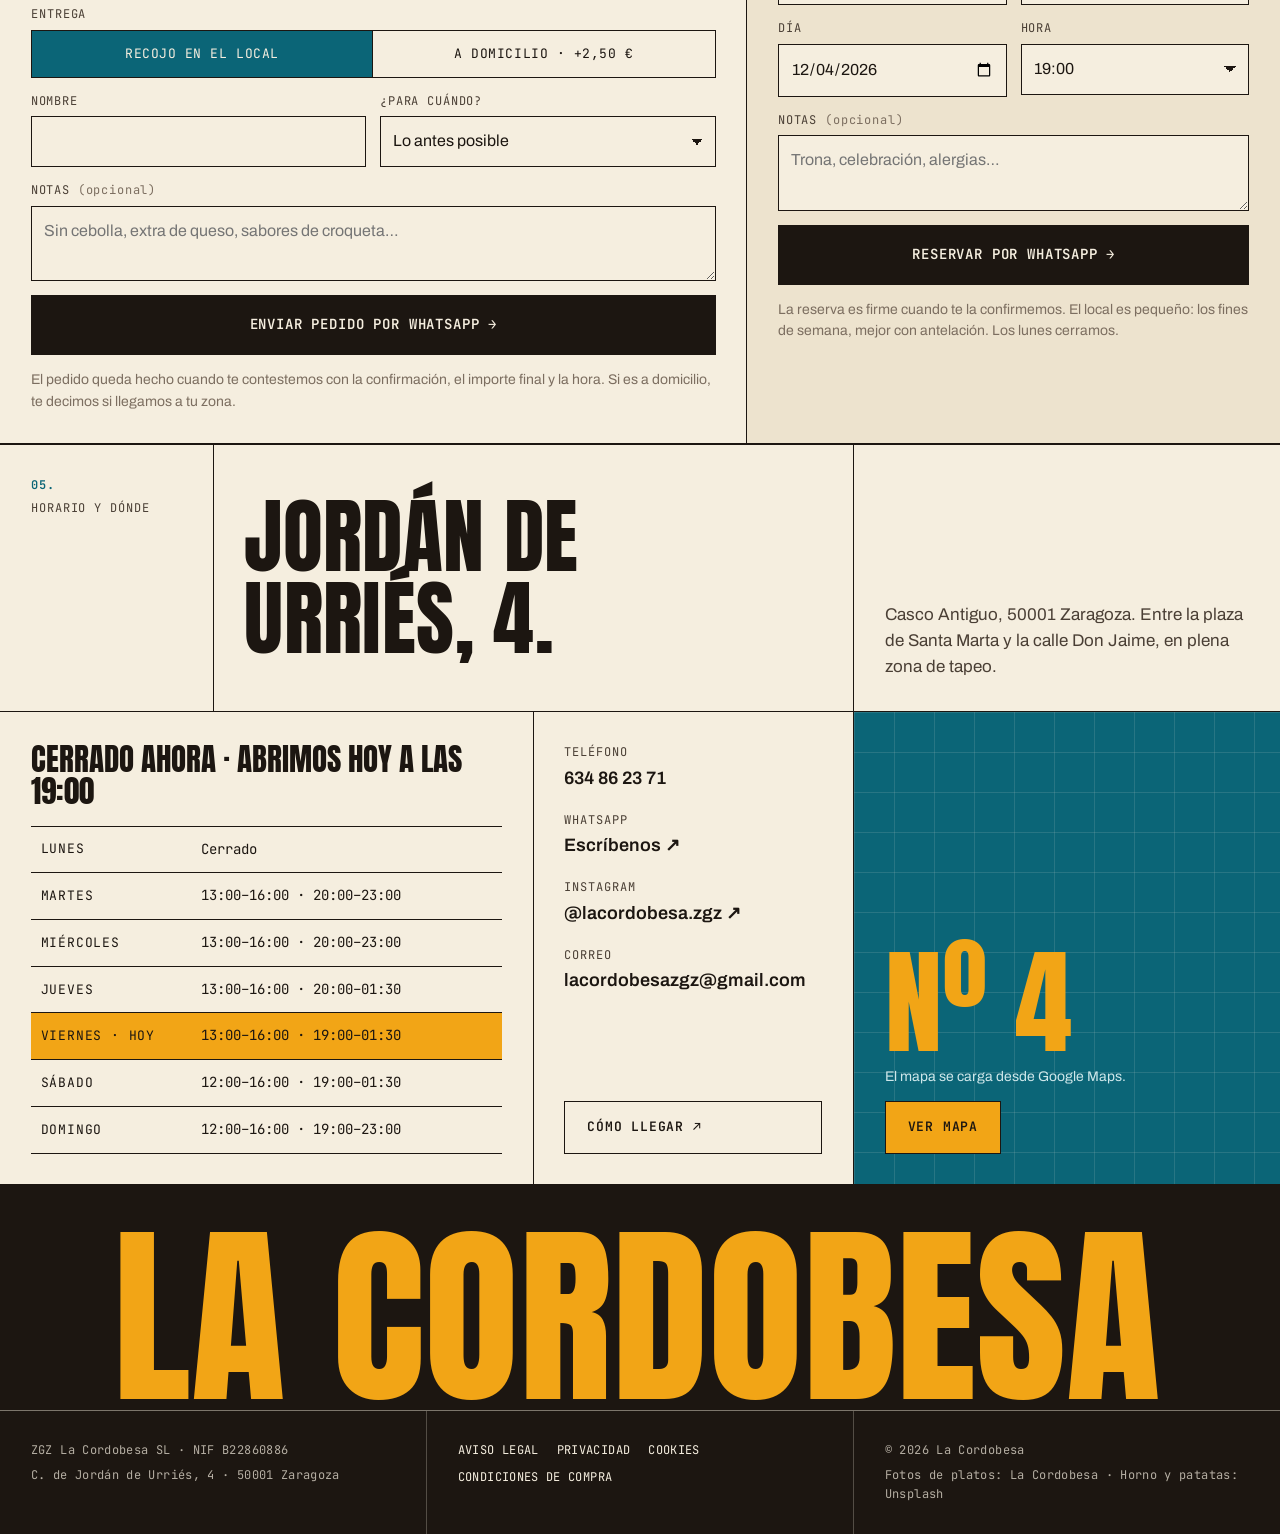
<file: la-cordobesa/index.html>
<!doctype html>
<html lang="es">
<head>
  <meta charset="utf-8">
  <meta name="viewport" content="width=device-width, initial-scale=1, viewport-fit=cover">
  <title>La Cordobesa · Patatas asadas rellenas en el Casco de Zaragoza</title>
  <meta name="description" content="La Cordobesa: patatas asadas gigantes, recién horneadas y rellenas, en C. de Jordán de Urriés, 4 (Casco Antiguo, Zaragoza). Doce patatas en carta, media ración, croquetas caseras. Para tomar, recoger o a domicilio.">
  <meta name="theme-color" content="#0b6577">
  <meta name="robots" content="noindex, nofollow">
  <meta property="og:title" content="La Cordobesa · Zaragoza">
  <meta property="og:description" content="Patatas asadas gigantes, rellenas al momento. A un paso de la plaza de Santa Marta.">
  <meta property="og:image" content="assets/img/patata-baturra.webp">
  <link rel="icon" href="data:image/svg+xml,%3Csvg xmlns='http://www.w3.org/2000/svg' viewBox='0 0 64 64'%3E%3Crect width='64' height='64' fill='%230b6577'/%3E%3Ctext x='32' y='47' font-family='Impact,Arial Narrow,sans-serif' font-size='42' text-anchor='middle' fill='%23f2a516'%3EC%3C/text%3E%3C/svg%3E">
  <link rel="preconnect" href="https://fonts.googleapis.com">
  <link rel="preconnect" href="https://fonts.gstatic.com" crossorigin>
  <link href="https://fonts.googleapis.com/css2?family=Anton&family=Archivo:wght@400;500;600;700&family=JetBrains+Mono:wght@400;600&display=swap" rel="stylesheet">
  <link rel="preload" as="image" href="assets/img/patata-baturra.webp">
  <link rel="stylesheet" href="styles.css?v=20261030">
  <script defer src="lib/gsap.min.js?v=20261030"></script>
  <script defer src="lib/ScrollTrigger.min.js?v=20261030"></script>
  <script defer src="lib/manifest.js?v=20261030"></script>
  <script defer src="main.js?v=20261030"></script>
  <script type="application/ld+json">
  {
    "@context": "https://schema.org",
    "@type": "Restaurant",
    "name": "La Cordobesa",
    "servesCuisine": ["Patatas asadas", "Tapas"],
    "priceRange": "€",
    "telephone": "+34 634 862 371",
    "email": "lacordobesazgz@gmail.com",
    "address": {
      "@type": "PostalAddress",
      "streetAddress": "C. de Jordán de Urriés, 4",
      "postalCode": "50001",
      "addressLocality": "Zaragoza",
      "addressCountry": "ES"
    },
    "geo": { "@type": "GeoCoordinates", "latitude": 41.654459, "longitude": -0.876998 },
    "openingHoursSpecification": [
      { "@type": "OpeningHoursSpecification", "dayOfWeek": ["Tuesday", "Wednesday"], "opens": "13:00", "closes": "16:00" },
      { "@type": "OpeningHoursSpecification", "dayOfWeek": ["Tuesday", "Wednesday"], "opens": "20:00", "closes": "23:00" },
      { "@type": "OpeningHoursSpecification", "dayOfWeek": "Thursday", "opens": "13:00", "closes": "16:00" },
      { "@type": "OpeningHoursSpecification", "dayOfWeek": "Thursday", "opens": "20:00", "closes": "01:30" },
      { "@type": "OpeningHoursSpecification", "dayOfWeek": "Friday", "opens": "13:00", "closes": "16:00" },
      { "@type": "OpeningHoursSpecification", "dayOfWeek": "Friday", "opens": "19:00", "closes": "01:30" },
      { "@type": "OpeningHoursSpecification", "dayOfWeek": "Saturday", "opens": "12:00", "closes": "16:00" },
      { "@type": "OpeningHoursSpecification", "dayOfWeek": "Saturday", "opens": "19:00", "closes": "01:30" },
      { "@type": "OpeningHoursSpecification", "dayOfWeek": "Sunday", "opens": "12:00", "closes": "16:00" },
      { "@type": "OpeningHoursSpecification", "dayOfWeek": "Sunday", "opens": "19:00", "closes": "23:00" }
    ],
    "acceptsReservations": true
  }
  </script>
</head>
<body>

  <!-- Splash: se oculta por JS y, como red de seguridad, por CSS a los 4.5s -->
  <div class="splash" aria-hidden="true">
    <p class="splash-word"><span>La</span> <span>Cordobesa</span></p>
  </div>

  <header class="nav" id="nav">
    <a class="brand" href="#inicio" aria-label="La Cordobesa, inicio">
      <span class="brand-word">La Cordobesa</span>
      <span class="brand-tag">ZGZ</span>
    </a>
    <nav class="nav-links" aria-label="Principal">
      <a href="#carta">Carta</a>
      <a href="#picar">Para picar</a>
      <a href="#casa">La casa</a>
      <a href="#pedir">Pide o reserva</a>
      <a href="#horario">Horario</a>
    </nav>
    <a class="btn btn-gold nav-cta" href="#pedido">Hacer pedido <span class="count" data-cart-count hidden>0</span></a>
    <button class="burger" type="button" aria-label="Abrir menú" aria-expanded="false" aria-controls="menu">
      <span></span><span></span>
    </button>
  </header>

  <div class="menu" id="menu" hidden>
    <nav aria-label="Menú móvil">
      <a href="#carta"><i>01</i>Carta</a>
      <a href="#picar"><i>02</i>Para picar</a>
      <a href="#casa"><i>03</i>La casa</a>
      <a href="#pedir"><i>04</i>Pide o reserva</a>
      <a href="#horario"><i>05</i>Horario</a>
    </nav>
    <p class="menu-foot">C. de Jordán de Urriés, 4 · <a href="tel:+34634862371">634 86 23 71</a></p>
  </div>

  <main>

    <!-- ===================================================== HERO -->
    <section class="hero" id="inicio">
      <div class="grid hero-grid">
        <div class="cell hero-copy">
          <p class="kicker"><span class="dot" aria-hidden="true"></span>Nº 4 · Jordán de Urriés · Casco Antiguo</p>
          <h1 class="hero-title">
            <span class="line"><span>Patatas</span></span>
            <span class="line"><span>asadas</span></span>
            <span class="line"><span class="t-teal">al estilo</span></span>
            <span class="line"><span class="t-mark">cordobés.</span></span>
          </h1>
          <p class="hero-lede">Gigantes, tiernas, recién horneadas y rellenas con los ingredientes de la mejor calidad. Para comer aquí, para llevar o en casa.</p>
          <div class="hero-ctas">
            <a class="btn btn-ink" href="#carta">Elegir mi patata <i aria-hidden="true">→</i></a>
            <a class="btn btn-line" href="#reservar">Reservar mesa</a>
          </div>
        </div>

        <figure class="cell hero-photo">
          <div class="hero-photo-frame" data-parallax>
            <img src="assets/img/patata-baturra.webp" width="1200" height="1600" alt="Patata Baturra de La Cordobesa: patata asada entera con morcilla, pimiento del piquillo y huevo frito" fetchpriority="high">
          </div>
          <figcaption class="tag">
            <span>Nº 07 · Baturra</span>
            <b>12 €</b>
          </figcaption>
        </figure>

        <div class="cell stat">
          <p class="stat-num"><span data-count="12">12</span></p>
          <p class="stat-label">patatas rellenas<br>en carta</p>
        </div>
        <div class="cell stat">
          <p class="stat-num">≈1<small>kg</small></p>
          <p class="stat-label">lo que pesa<br>una patata entera</p>
        </div>
        <div class="cell stat">
          <p class="stat-num"><span data-count="4">4</span><small>€</small></p>
          <p class="stat-label">media ración,<br>desde</p>
        </div>
        <div class="cell stat stat-live">
          <p class="stat-live-state" data-status>Mar–Dom · mediodía y noche</p>
          <p class="stat-label" data-today>Lunes cerrado</p>
          <a class="ulink" href="#horario">Ver horario completo</a>
        </div>
      </div>
    </section>

    <!-- ===================================================== MARQUEE -->
    <div class="marquee" aria-hidden="true">
      <div class="marquee-track">
        <span>Recién horneadas</span><i>✦</i><span>Rellenas al momento</span><i>✦</i><span>Media ración</span><i>✦</i><span>Para llevar</span><i>✦</i><span>A domicilio</span><i>✦</i><span>Junto a Santa Marta</span><i>✦</i>
        <span>Recién horneadas</span><i>✦</i><span>Rellenas al momento</span><i>✦</i><span>Media ración</span><i>✦</i><span>Para llevar</span><i>✦</i><span>A domicilio</span><i>✦</i><span>Junto a Santa Marta</span><i>✦</i>
      </div>
    </div>

    <!-- ===================================================== CARTA -->
    <section class="section" id="carta">
      <div class="grid head-grid">
        <div class="cell head-num"><p class="kicker">01.</p><p class="kicker">La carta</p></div>
        <div class="cell head-title">
          <h2 class="h2" data-reveal>Doce patatas.<br>Ninguna pequeña.</h2>
        </div>
        <div class="cell head-text">
          <p data-reveal>Todas parten de la misma base: patata asada entera, aceite de oliva virgen extra Picual, sal Maldon, ajo y perejil. A partir de ahí, cada una tira para un lado: de Aragón a Galicia, de Kansas a Brasil.</p>
          <p class="note" data-reveal>Todas se pueden pedir enteras o en media ración. Toca un precio para añadirla a tu pedido.</p>
        </div>
      </div>

      <div class="carta" role="table" aria-label="Patatas asadas rellenas">
        <div class="carta-row carta-head" role="row">
          <span role="columnheader">Nº</span>
          <span role="columnheader">Patata</span>
          <span role="columnheader">Lleva</span>
          <span role="columnheader" class="r">Entera</span>
          <span role="columnheader" class="r">Media</span>
        </div>

        <div class="carta-row" role="row" data-reveal>
          <span class="c-num" role="cell">01</span>
          <span class="c-name" role="cell">Tradicional <em class="chip">La base</em></span>
          <span class="c-desc" role="cell">La esencia de una buena patata: aceite de oliva virgen extra Picual, sal Maldon, ajo y perejil.</span>
          <span class="c-price" role="cell"><button class="add" type="button" data-add="tradicional-entera" data-name="Tradicional" data-size="entera" data-price="6" aria-label="Añadir Tradicional entera, 6 €"><i aria-hidden="true">+</i>6 €</button></span>
          <span class="c-price c-half" role="cell"><button class="add" type="button" data-add="tradicional-media" data-name="Tradicional" data-size="media" data-price="4" aria-label="Añadir Tradicional media ración, 4 €"><i aria-hidden="true">+</i>4 €</button></span>
        </div>
        <div class="carta-row" role="row" data-reveal>
          <span class="c-num" role="cell">02</span>
          <span class="c-name" role="cell">Campera</span>
          <span class="c-desc" role="cell">Chistorra troceada y salsa casera de pimientos del piquillo. Potente y muy de casa.</span>
          <span class="c-price" role="cell"><button class="add" type="button" data-add="campera-entera" data-name="Campera" data-size="entera" data-price="11" aria-label="Añadir Campera entera, 11 €"><i aria-hidden="true">+</i>11 €</button></span>
          <span class="c-price c-half" role="cell"><button class="add" type="button" data-add="campera-media" data-name="Campera" data-size="media" data-price="6" aria-label="Añadir Campera media ración, 6 €"><i aria-hidden="true">+</i>6 €</button></span>
        </div>
        <div class="carta-row" role="row" data-reveal>
          <span class="c-num" role="cell">03</span>
          <span class="c-name" role="cell">Kansas</span>
          <span class="c-desc" role="cell">Bacon a la plancha, kikos triturados, miel y tres quesos gratinados. Dulce, salada y crujiente.</span>
          <span class="c-price" role="cell"><button class="add" type="button" data-add="kansas-entera" data-name="Kansas" data-size="entera" data-price="11" aria-label="Añadir Kansas entera, 11 €"><i aria-hidden="true">+</i>11 €</button></span>
          <span class="c-price c-half" role="cell"><button class="add" type="button" data-add="kansas-media" data-name="Kansas" data-size="media" data-price="6" aria-label="Añadir Kansas media ración, 6 €"><i aria-hidden="true">+</i>6 €</button></span>
        </div>
        <div class="carta-row" role="row" data-reveal>
          <span class="c-num" role="cell">04</span>
          <span class="c-name" role="cell">Melosa</span>
          <span class="c-desc" role="cell">Longaniza desmigada, cebolla caramelizada y tres quesos gratinados. Cremosa hasta el último bocado.</span>
          <span class="c-price" role="cell"><button class="add" type="button" data-add="melosa-entera" data-name="Melosa" data-size="entera" data-price="11" aria-label="Añadir Melosa entera, 11 €"><i aria-hidden="true">+</i>11 €</button></span>
          <span class="c-price c-half" role="cell"><button class="add" type="button" data-add="melosa-media" data-name="Melosa" data-size="media" data-price="6" aria-label="Añadir Melosa media ración, 6 €"><i aria-hidden="true">+</i>6 €</button></span>
        </div>
        <div class="carta-row" role="row" data-reveal>
          <span class="c-num" role="cell">05</span>
          <span class="c-name" role="cell">Explosiva</span>
          <span class="c-desc" role="cell">Tomate frito, maíz, zanahoria, remolacha, olivas, atún y jamón York, terminada con mayonesa.</span>
          <span class="c-price" role="cell"><button class="add" type="button" data-add="explosiva-entera" data-name="Explosiva" data-size="entera" data-price="11" aria-label="Añadir Explosiva entera, 11 €"><i aria-hidden="true">+</i>11 €</button></span>
          <span class="c-price c-half" role="cell"><button class="add" type="button" data-add="explosiva-media" data-name="Explosiva" data-size="media" data-price="6" aria-label="Añadir Explosiva media ración, 6 €"><i aria-hidden="true">+</i>6 €</button></span>
        </div>
        <div class="carta-row" role="row" data-reveal>
          <span class="c-num" role="cell">06</span>
          <span class="c-name" role="cell">Tahona</span>
          <span class="c-desc" role="cell">Pollo asado, pimientos de Padrón y un alioli suave.</span>
          <span class="c-price" role="cell"><button class="add" type="button" data-add="tahona-entera" data-name="Tahona" data-size="entera" data-price="11" aria-label="Añadir Tahona entera, 11 €"><i aria-hidden="true">+</i>11 €</button></span>
          <span class="c-price c-half" role="cell"><button class="add" type="button" data-add="tahona-media" data-name="Tahona" data-size="media" data-price="6" aria-label="Añadir Tahona media ración, 6 €"><i aria-hidden="true">+</i>6 €</button></span>
        </div>
        <div class="carta-row" role="row" data-reveal>
          <span class="c-num" role="cell">07</span>
          <span class="c-name" role="cell">Baturra <em class="chip">De aquí</em></span>
          <span class="c-desc" role="cell">Morcilla desmigada a la plancha, pimiento del piquillo y huevos fritos encima.</span>
          <span class="c-price" role="cell"><button class="add" type="button" data-add="baturra-entera" data-name="Baturra" data-size="entera" data-price="12" aria-label="Añadir Baturra entera, 12 €"><i aria-hidden="true">+</i>12 €</button></span>
          <span class="c-price c-half" role="cell"><button class="add" type="button" data-add="baturra-media" data-name="Baturra" data-size="media" data-price="6.50" aria-label="Añadir Baturra media ración, 6,50 €"><i aria-hidden="true">+</i>6,50 €</button></span>
        </div>
        <div class="carta-row" role="row" data-reveal>
          <span class="c-num" role="cell">08</span>
          <span class="c-name" role="cell">Brascada</span>
          <span class="c-desc" role="cell">Ternera picada, cebolla pochada y jamón serrano a la plancha, con mayonesa de cebolla caramelizada.</span>
          <span class="c-price" role="cell"><button class="add" type="button" data-add="brascada-entera" data-name="Brascada" data-size="entera" data-price="12" aria-label="Añadir Brascada entera, 12 €"><i aria-hidden="true">+</i>12 €</button></span>
          <span class="c-price c-half" role="cell"><button class="add" type="button" data-add="brascada-media" data-name="Brascada" data-size="media" data-price="6.50" aria-label="Añadir Brascada media ración, 6,50 €"><i aria-hidden="true">+</i>6,50 €</button></span>
        </div>
        <div class="carta-row" role="row" data-reveal>
          <span class="c-num" role="cell">09</span>
          <span class="c-name" role="cell">Meiga</span>
          <span class="c-desc" role="cell">Pulpo al ajillo con pimentón. Sencilla y marinera: aquí manda el pulpo.</span>
          <span class="c-price" role="cell"><button class="add" type="button" data-add="meiga-entera" data-name="Meiga" data-size="entera" data-price="12" aria-label="Añadir Meiga entera, 12 €"><i aria-hidden="true">+</i>12 €</button></span>
          <span class="c-price c-half" role="cell"><button class="add" type="button" data-add="meiga-media" data-name="Meiga" data-size="media" data-price="6.50" aria-label="Añadir Meiga media ración, 6,50 €"><i aria-hidden="true">+</i>6,50 €</button></span>
        </div>
        <div class="carta-row" role="row" data-reveal>
          <span class="c-num" role="cell">10</span>
          <span class="c-name" role="cell">Odalisca <em class="chip chip-hot">Pica</em></span>
          <span class="c-desc" role="cell">Tomate casero, ternera picada con especias turcas picantes, tres quesos y picadillo fresco de tomate y pepino.</span>
          <span class="c-price" role="cell"><button class="add" type="button" data-add="odalisca-entera" data-name="Odalisca" data-size="entera" data-price="12" aria-label="Añadir Odalisca entera, 12 €"><i aria-hidden="true">+</i>12 €</button></span>
          <span class="c-price c-half" role="cell"><button class="add" type="button" data-add="odalisca-media" data-name="Odalisca" data-size="media" data-price="6.50" aria-label="Añadir Odalisca media ración, 6,50 €"><i aria-hidden="true">+</i>6,50 €</button></span>
        </div>
        <div class="carta-row" role="row" data-reveal>
          <span class="c-num" role="cell">11</span>
          <span class="c-name" role="cell">Recheada</span>
          <span class="c-desc" role="cell">Salsa de nata estilo strogonoff brasileño, pollo, champiñones, cebolla y mostaza, con tres quesos gratinados.</span>
          <span class="c-price" role="cell"><button class="add" type="button" data-add="recheada-entera" data-name="Recheada" data-size="entera" data-price="12" aria-label="Añadir Recheada entera, 12 €"><i aria-hidden="true">+</i>12 €</button></span>
          <span class="c-price c-half" role="cell"><button class="add" type="button" data-add="recheada-media" data-name="Recheada" data-size="media" data-price="6.50" aria-label="Añadir Recheada media ración, 6,50 €"><i aria-hidden="true">+</i>6,50 €</button></span>
        </div>
        <div class="carta-row" role="row" data-reveal>
          <span class="c-num" role="cell">12</span>
          <span class="c-name" role="cell">Tentación</span>
          <span class="c-desc" role="cell">Foie rallado, crujiente de jamón serrano y una crema de manzana asada.</span>
          <span class="c-price" role="cell"><button class="add" type="button" data-add="tentacion-entera" data-name="Tentación" data-size="entera" data-price="12" aria-label="Añadir Tentación entera, 12 €"><i aria-hidden="true">+</i>12 €</button></span>
          <span class="c-price c-half" role="cell"><button class="add" type="button" data-add="tentacion-media" data-name="Tentación" data-size="media" data-price="6.50" aria-label="Añadir Tentación media ración, 6,50 €"><i aria-hidden="true">+</i>6,50 €</button></span>
        </div>
      </div>

      <div class="grid carta-foot">
        <div class="cell extras">
          <p class="kicker">Extras · +0,80 €</p>
          <p>Queso <span>/</span> Bacon crujiente <span>/</span> Jamón ibérico <span>/</span> Huevo hilado</p>
        </div>
        <div class="cell allergens">
          <p>¿Alergias o intolerancias? Pregúntanos en barra o al hacer el pedido y te decimos qué lleva cada patata.</p>
        </div>
        <a class="cell cell-cta" href="#pedido">
          <span>Ver mi pedido</span><i aria-hidden="true">→</i>
        </a>
      </div>
    </section>

    <!-- ===================================================== PARA PICAR -->
    <section class="section" id="picar">
      <div class="grid head-grid">
        <div class="cell head-num"><p class="kicker">02.</p><p class="kicker">Para picar</p></div>
        <div class="cell head-title">
          <h2 class="h2" data-reveal>Mientras sale<br>la patata.</h2>
        </div>
        <div class="cell head-text">
          <p data-reveal>Croquetas caseras, torrezno de Soria y tostadas de hogaza. Lo de compartir en el centro de la mesa, o en la barra con una caña.</p>
        </div>
      </div>

      <div class="grid picar-grid">
        <figure class="cell dish dish-xl" data-reveal>
          <div class="dish-img"><img src="assets/img/croqueta.webp" width="1100" height="1192" loading="lazy" alt="Croqueta casera de La Cordobesa sobre plato blanco"></div>
          <figcaption>
            <div class="dish-head"><h3>Croquetas caseras</h3><button class="add add-sm" type="button" data-add="croquetas" data-name="Croquetas caseras" aria-label="Añadir Croquetas caseras al pedido"><i aria-hidden="true">+</i>Añadir</button></div>
            <p>Seis sabores: jamón ibérico, boletus, cabrales, cocido, merluza con gambas y txipirón en su tinta.</p>
          </figcaption>
        </figure>
        <figure class="cell dish" data-reveal>
          <div class="dish-img"><img src="assets/img/torrezno-soria.webp" width="1200" height="1115" loading="lazy" alt="Torrezno de Soria cortado en tiras con pan de hogaza y salsa"></div>
          <figcaption><div class="dish-head"><h3>Torrezno de Soria</h3><button class="add add-sm" type="button" data-add="torrezno-soria" data-name="Torrezno de Soria" aria-label="Añadir Torrezno de Soria al pedido"><i aria-hidden="true">+</i>Añadir</button></div><p>Auténtico, frito y crujiente.</p></figcaption>
        </figure>
        <figure class="cell dish" data-reveal>
          <div class="dish-img"><img src="assets/img/tostada-jamon.webp" width="1100" height="949" loading="lazy" alt="Tostadas de hogaza con crema de jamón ibérico"></div>
          <figcaption><div class="dish-head"><h3>Tostada de crema de jamón ibérico</h3><button class="add add-sm" type="button" data-add="tostada-jamon" data-name="Tostada de crema de jamón ibérico" aria-label="Añadir Tostada de crema de jamón ibérico al pedido"><i aria-hidden="true">+</i>Añadir</button></div><p>Pan de hogaza y crema suave de ibérico.</p></figcaption>
        </figure>
        <figure class="cell dish" data-reveal>
          <div class="dish-img"><img src="assets/img/bolitas-torrezno.webp" width="1100" height="1167" loading="lazy" alt="Dos bolitas de torrezno rebozadas"></div>
          <figcaption><div class="dish-head"><h3>Bolitas de torrezno</h3><button class="add add-sm" type="button" data-add="bolitas-torrezno" data-name="Bolitas de torrezno" aria-label="Añadir Bolitas de torrezno al pedido"><i aria-hidden="true">+</i>Añadir</button></div><p>El torrezno de siempre, en bocado redondo.</p></figcaption>
        </figure>
        <figure class="cell dish" data-reveal>
          <div class="dish-img"><img src="assets/img/langostinos-panko.webp" width="1100" height="1221" loading="lazy" alt="Langostinos rebozados en panko con dos salsas"></div>
          <figcaption><div class="dish-head"><h3>Langostinos panko</h3><button class="add add-sm" type="button" data-add="langostinos-panko" data-name="Langostinos panko" aria-label="Añadir Langostinos panko al pedido"><i aria-hidden="true">+</i>Añadir</button></div><p>Rebozado crujiente, con salsas para mojar.</p></figcaption>
        </figure>
        <figure class="cell dish" data-reveal>
          <div class="dish-img"><img src="assets/img/sticks-mozzarella.webp" width="1100" height="998" loading="lazy" alt="Sticks de mozzarella rebozados con salsas"></div>
          <figcaption><div class="dish-head"><h3>Sticks de mozzarella</h3><button class="add add-sm" type="button" data-add="sticks-mozzarella" data-name="Sticks de mozzarella" aria-label="Añadir Sticks de mozzarella al pedido"><i aria-hidden="true">+</i>Añadir</button></div><p>Por fuera crujen, por dentro se estiran.</p></figcaption>
        </figure>
        <figure class="cell dish" data-reveal>
          <div class="dish-img"><img src="assets/img/bolitas-pollo.webp" width="1100" height="987" loading="lazy" alt="Bolitas de pollo rebozadas con kétchup y mayonesa"></div>
          <figcaption><div class="dish-head"><h3>Bolitas de pollo</h3><button class="add add-sm" type="button" data-add="bolitas-pollo" data-name="Bolitas de pollo" aria-label="Añadir Bolitas de pollo al pedido"><i aria-hidden="true">+</i>Añadir</button></div><p>Pechuga rebozada, para los peques y para los que no lo son.</p></figcaption>
        </figure>
        <div class="cell dish dish-text" data-reveal>
          <p class="kicker">También</p>
          <div class="dish-head"><h3>Tostada de morcilla con piquillos</h3><button class="add add-sm" type="button" data-add="tostada-morcilla" data-name="Tostada de morcilla con piquillos" aria-label="Añadir Tostada de morcilla con piquillos al pedido"><i aria-hidden="true">+</i>Añadir</button></div>
          <p>Hogaza tostada con morcilla desmigada y pimientos del piquillo.</p>
        </div>
      </div>

      <div class="grid sweet-grid">
        <figure class="cell dish dish-wide" data-reveal>
          <div class="dish-img"><img src="assets/img/tarta-queso.webp" width="1100" height="1008" loading="lazy" alt="Porción de tarta de queso casera con virutas de chocolate"></div>
          <figcaption>
            <p class="kicker">Postres</p>
            <div class="dish-head"><h3>Tarta de queso casera</h3><button class="add add-sm" type="button" data-add="tarta-queso" data-name="Tarta de queso casera" aria-label="Añadir Tarta de queso casera al pedido"><i aria-hidden="true">+</i>Añadir</button></div>
            <p>Cremosa, suave y ligeramente dorada por fuera. Y si va de chocolate: coulant caliente con helado.</p>
          </figcaption>
        </figure>
        <div class="cell bodega" data-reveal>
          <p class="kicker">Para beber</p>
          <ul class="price-list">
            <li><span>3404 blanco · D.O. Somontano</span><b>12 €</b></li>
            <li><span>3404 rosado · D.O. Somontano</span><b>12 €</b></li>
            <li><span>3404 tinto · D.O. Somontano</span><b>14 €</b></li>
            <li><span>Ojo de Plato blanco</span><b>12 €</b></li>
            <li><span>Azpilicueta crianza · Rioja</span><b>16 €</b></li>
          </ul>
          <p class="note">Mahou, Mahou 0,0 y cerveza sin gluten. Refrescos, mosto y agua.</p>
        </div>
      </div>
    </section>

    <!-- ===================================================== LA CASA -->
    <section class="section section-teal" id="casa">
      <div class="grid head-grid head-grid-dark">
        <div class="cell head-num"><p class="kicker">03.</p><p class="kicker">La casa</p></div>
        <div class="cell head-title">
          <h2 class="h2" data-reveal>Lo de la feria,<br>pero en el Casco.</h2>
        </div>
        <div class="cell head-text">
          <p data-reveal>La patata asada rellena es comida de feria: se pide de pie, entre casetas, y quema las manos. La Cordobesa la ha traído al centro de Zaragoza.</p>
        </div>
      </div>

      <div class="grid casa-grid">
        <div class="cell casa-img casa-img-a" data-reveal>
          <img src="assets/img/horno.webp" width="1400" height="2100" loading="lazy" alt="Patatas asándose envueltas en papel de aluminio dentro del horno" data-parallax>
        </div>
        <div class="cell casa-text">
          <p class="lead" data-reveal>Abrió el 5 de diciembre de 2025 en Jordán de Urriés, 4, en el local donde estuvo El Papagayo, a un paso de la plaza de Santa Marta y de la calle Don Jaime.</p>
          <p data-reveal>Detrás hay una familia que no empieza de cero en esto: entre 2005 y 2012 ya llevó una cafetería. El nombre se lo debe a la rama materna. La idea es sencilla: patata entera asada al horno, abierta, rellena al momento y gratinada. Y un local pequeño, con la pared turquesa, donde se viene a compartir.</p>
          <blockquote class="quote" data-reveal>
            <p>“Por el momento la gente está repitiendo.”</p>
            <cite>Susana Aranda, propietaria · en <a href="https://www.aragondigital.es/articulo/sociedad/zaragoza-suma-nuevo-local-dedicado-patatas-asadas-uno-clasicos-ferias/20251225110000958351.html" target="_blank" rel="noopener">Aragón Digital</a>, dic. 2025</cite>
          </blockquote>
        </div>
        <div class="cell casa-img casa-img-b" data-reveal>
          <img src="assets/img/patatas-crudas.webp" width="2000" height="1333" loading="lazy" alt="Patatas crudas enteras amontonadas">
        </div>
        <div class="cell stat stat-dark">
          <p class="stat-num"><span data-count="2005" data-from="1990">2005</span></p>
          <p class="stat-label">la familia empieza<br>en hostelería</p>
        </div>
        <div class="cell stat stat-dark">
          <p class="stat-num"><span data-count="6">6</span></p>
          <p class="stat-label">sabores de<br>croqueta casera</p>
        </div>
        <div class="cell stat stat-dark">
          <p class="stat-num"><span data-count="4">4</span></p>
          <p class="stat-label">extras para<br>rematar tu patata</p>
        </div>
      </div>
    </section>

    <!-- ===================================================== PEDIDO Y RESERVA (por WhatsApp) -->
    <section class="section" id="pedir">
      <div class="grid head-grid">
        <div class="cell head-num"><p class="kicker">04.</p><p class="kicker">Pide o reserva</p></div>
        <div class="cell head-title">
          <h2 class="h2" data-reveal>Por WhatsApp,<br>sin líos.</h2>
        </div>
        <div class="cell head-text">
          <p data-reveal>Elige, dinos cómo lo quieres y te dejamos el mensaje escrito en WhatsApp. Solo tienes que enviarlo: te contestamos para confirmar.</p>
        </div>
      </div>

      <div class="grid order-grid">
        <div class="cell panel order" id="pedido">
          <p class="kicker">A · Tu pedido</p>
          <h3>Para recoger o a domicilio</h3>

          <div class="cart">
            <p class="cart-empty" data-cart-empty>Aún no has añadido nada. Toca el precio de una patata en <a href="#carta">la carta</a> o «Añadir» en <a href="#picar">para picar</a>.</p>
            <ul class="cart-list" data-cart-list></ul>
            <dl class="cart-total" data-cart-total hidden>
              <div><dt>Patatas</dt><dd data-sum-potatoes>0 €</dd></div>
              <div data-sum-ship-row hidden><dt>Envío a domicilio</dt><dd>2,50 €</dd></div>
              <div class="cart-total-main"><dt>Total orientativo</dt><dd data-sum-total>0 €</dd></div>
              <p class="note" data-sum-extra hidden>+ picoteo y postres a precio de carta</p>
            </dl>
          </div>

          <form class="form" data-order-form novalidate>
            <fieldset class="seg">
              <legend class="kicker">Entrega</legend>
              <label><input type="radio" name="mode" value="recoger" checked><span>Recojo en el local</span></label>
              <label><input type="radio" name="mode" value="domicilio"><span>A domicilio · +2,50 €</span></label>
            </fieldset>
            <div class="row2">
              <label class="field"><span>Nombre</span><input name="name" type="text" autocomplete="name" required></label>
              <label class="field"><span>¿Para cuándo?</span><select name="time" data-order-time><option>Lo antes posible</option></select></label>
            </div>
            <label class="field" data-address hidden><span>Dirección de entrega</span><input name="address" type="text" autocomplete="street-address" placeholder="Calle, número, piso y puerta"></label>
            <label class="field"><span>Notas <em>(opcional)</em></span><textarea name="notes" rows="2" placeholder="Sin cebolla, extra de queso, sabores de croqueta…"></textarea></label>
            <p class="form-msg" data-order-msg role="alert"></p>
            <button class="btn btn-wa" type="submit">Enviar pedido por WhatsApp <i aria-hidden="true">→</i></button>
            <p class="note">El pedido queda hecho cuando te contestemos con la confirmación, el importe final y la hora. Si es a domicilio, te decimos si llegamos a tu zona.</p>
          </form>
        </div>

        <div class="cell panel booking" id="reservar">
          <p class="kicker">B · Reservar mesa</p>
          <h3>Mesa en Jordán de Urriés</h3>
          <form class="form" data-book-form novalidate>
            <div class="row2">
              <label class="field"><span>Nombre</span><input name="name" type="text" autocomplete="name" required></label>
              <label class="field"><span>Personas</span>
                <select name="people">
                  <option>1</option><option selected>2</option><option>3</option><option>4</option><option>5</option><option>6</option><option>7</option><option>8</option><option>9</option><option>10</option><option>Más de 10</option>
                </select>
              </label>
            </div>
            <div class="row2">
              <label class="field"><span>Día</span><input name="date" type="date" data-book-date required></label>
              <label class="field"><span>Hora</span><select name="time" data-book-time required><option value="">Elige un día</option></select></label>
            </div>
            <label class="field"><span>Notas <em>(opcional)</em></span><textarea name="notes" rows="2" placeholder="Trona, celebración, alergias…"></textarea></label>
            <p class="form-msg" data-book-msg role="alert"></p>
            <button class="btn btn-wa" type="submit">Reservar por WhatsApp <i aria-hidden="true">→</i></button>
            <p class="note">La reserva es firme cuando te la confirmemos. El local es pequeño: los fines de semana, mejor con antelación. Los lunes cerramos.</p>
          </form>
        </div>
      </div>
    </section>

    <!-- ===================================================== HORARIO -->
    <section class="section" id="horario">
      <div class="grid head-grid">
        <div class="cell head-num"><p class="kicker">05.</p><p class="kicker">Horario y dónde</p></div>
        <div class="cell head-title">
          <h2 class="h2" data-reveal>Jordán de Urriés,&nbsp;4.</h2>
        </div>
        <div class="cell head-text">
          <p data-reveal>Casco Antiguo, 50001 Zaragoza. Entre la plaza de Santa Marta y la calle Don Jaime, en plena zona de tapeo.</p>
        </div>
      </div>

      <div class="grid visit-grid">
        <div class="cell hours">
          <p class="hours-state" data-status-long>De martes a domingo, mediodía y noche.</p>
          <table class="hours-table">
            <caption class="sr-only">Horario de apertura</caption>
            <tbody>
              <tr data-day="1"><th scope="row">Lunes</th><td>Cerrado</td></tr>
              <tr data-day="2"><th scope="row">Martes</th><td>13:00–16:00 · 20:00–23:00</td></tr>
              <tr data-day="3"><th scope="row">Miércoles</th><td>13:00–16:00 · 20:00–23:00</td></tr>
              <tr data-day="4"><th scope="row">Jueves</th><td>13:00–16:00 · 20:00–01:30</td></tr>
              <tr data-day="5"><th scope="row">Viernes</th><td>13:00–16:00 · 19:00–01:30</td></tr>
              <tr data-day="6"><th scope="row">Sábado</th><td>12:00–16:00 · 19:00–01:30</td></tr>
              <tr data-day="0"><th scope="row">Domingo</th><td>12:00–16:00 · 19:00–23:00</td></tr>
            </tbody>
          </table>
        </div>
        <div class="cell contact">
          <ul class="contact-list">
            <li><span class="kicker">Teléfono</span><a href="tel:+34634862371">634 86 23 71</a></li>
            <li><span class="kicker">WhatsApp</span><a href="https://wa.me/34634862371?text=Hola%20La%20Cordobesa%2C%20quer%C3%ADa%20hacer%20una%20consulta." target="_blank" rel="noopener">Escríbenos ↗</a></li>
            <li><span class="kicker">Instagram</span><a href="https://www.instagram.com/lacordobesa.zgz/" target="_blank" rel="noopener">@lacordobesa.zgz ↗</a></li>
            <li><span class="kicker">Correo</span><a href="mailto:lacordobesazgz@gmail.com">lacordobesazgz@gmail.com</a></li>
          </ul>
          <a class="btn btn-line" href="https://www.google.com/maps/search/?api=1&amp;query=La+Cordobesa+C.+de+Jord%C3%A1n+de+Urri%C3%A9s+4+50001+Zaragoza" target="_blank" rel="noopener">Cómo llegar ↗</a>
        </div>
        <div class="cell map" data-map>
          <div class="map-placeholder">
            <p class="map-pin" aria-hidden="true">Nº 4</p>
            <p>El mapa se carga desde Google Maps.</p>
            <button class="btn btn-gold" type="button" data-map-load>Ver mapa</button>
          </div>
        </div>
      </div>
    </section>

  </main>

  <footer class="footer">
    <p class="footer-word" aria-hidden="true">La Cordobesa</p>
    <div class="grid footer-grid">
      <div class="cell">
        <p>ZGZ La Cordobesa SL · NIF B22860886</p>
        <p>C. de Jordán de Urriés, 4 · 50001 Zaragoza</p>
      </div>
      <nav class="cell footer-links" aria-label="Legal">
        <a href="https://lacordobesazgz.com/aviso-legal.html" target="_blank" rel="noopener">Aviso legal</a>
        <a href="https://lacordobesazgz.com/politica-privacidad.html" target="_blank" rel="noopener">Privacidad</a>
        <a href="https://lacordobesazgz.com/politica-cookies.html" target="_blank" rel="noopener">Cookies</a>
        <a href="https://lacordobesazgz.com/condiciones-compra.html" target="_blank" rel="noopener">Condiciones de compra</a>
      </nav>
      <div class="cell">
        <p>© <span data-year>2026</span> La Cordobesa</p>
        <p>Fotos de platos: La Cordobesa · Horno y patatas: Unsplash</p>
      </div>
    </div>
  </footer>

  <!-- Resumen flotante del pedido (escritorio) -->
  <a class="cart-pill" href="#pedido" data-cart-pill hidden>
    <span>Tu pedido</span><b data-cart-pill-text>0</b><i aria-hidden="true">→</i>
  </a>

  <!-- Barra fija en móvil -->
  <div class="mobile-bar">
    <a href="#pedido">Pedido <span class="count" data-cart-count hidden>0</span></a>
    <a href="#reservar">Reservar</a>
  </div>

</body>
</html>
</file>
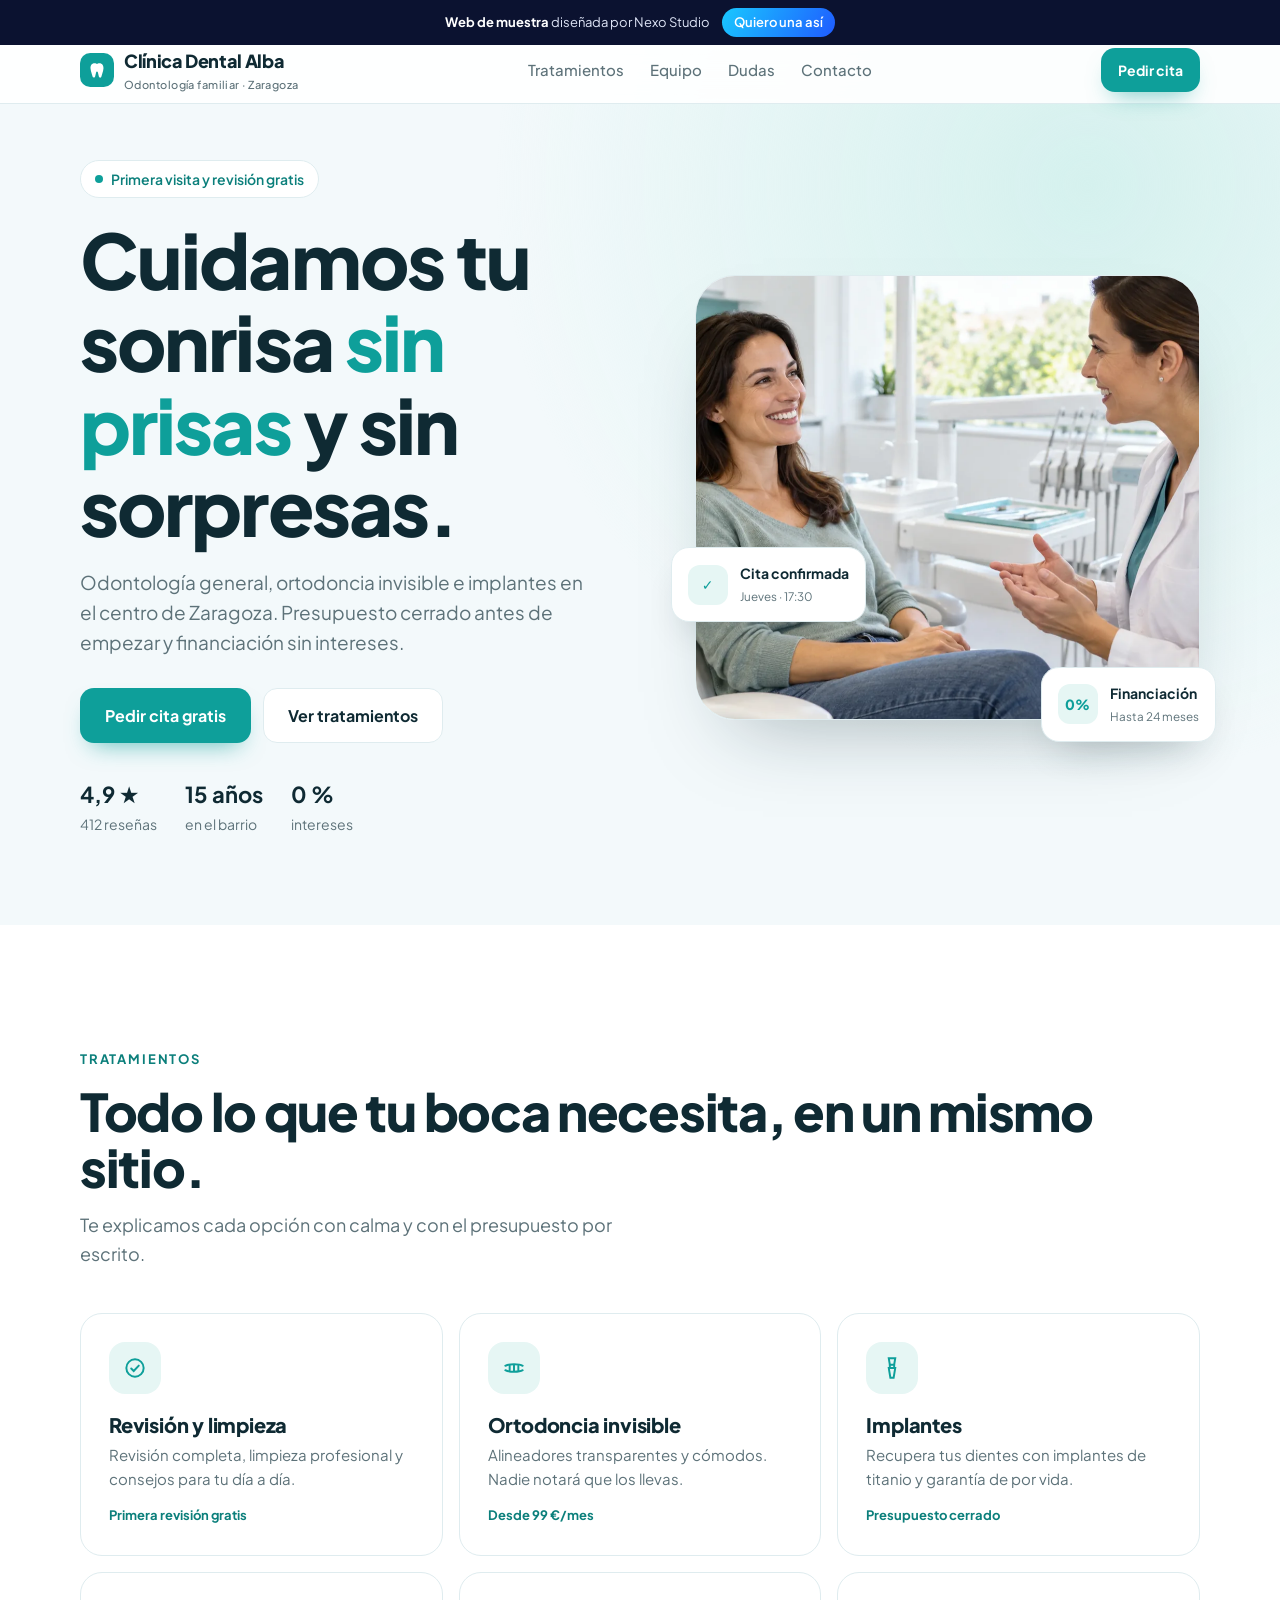
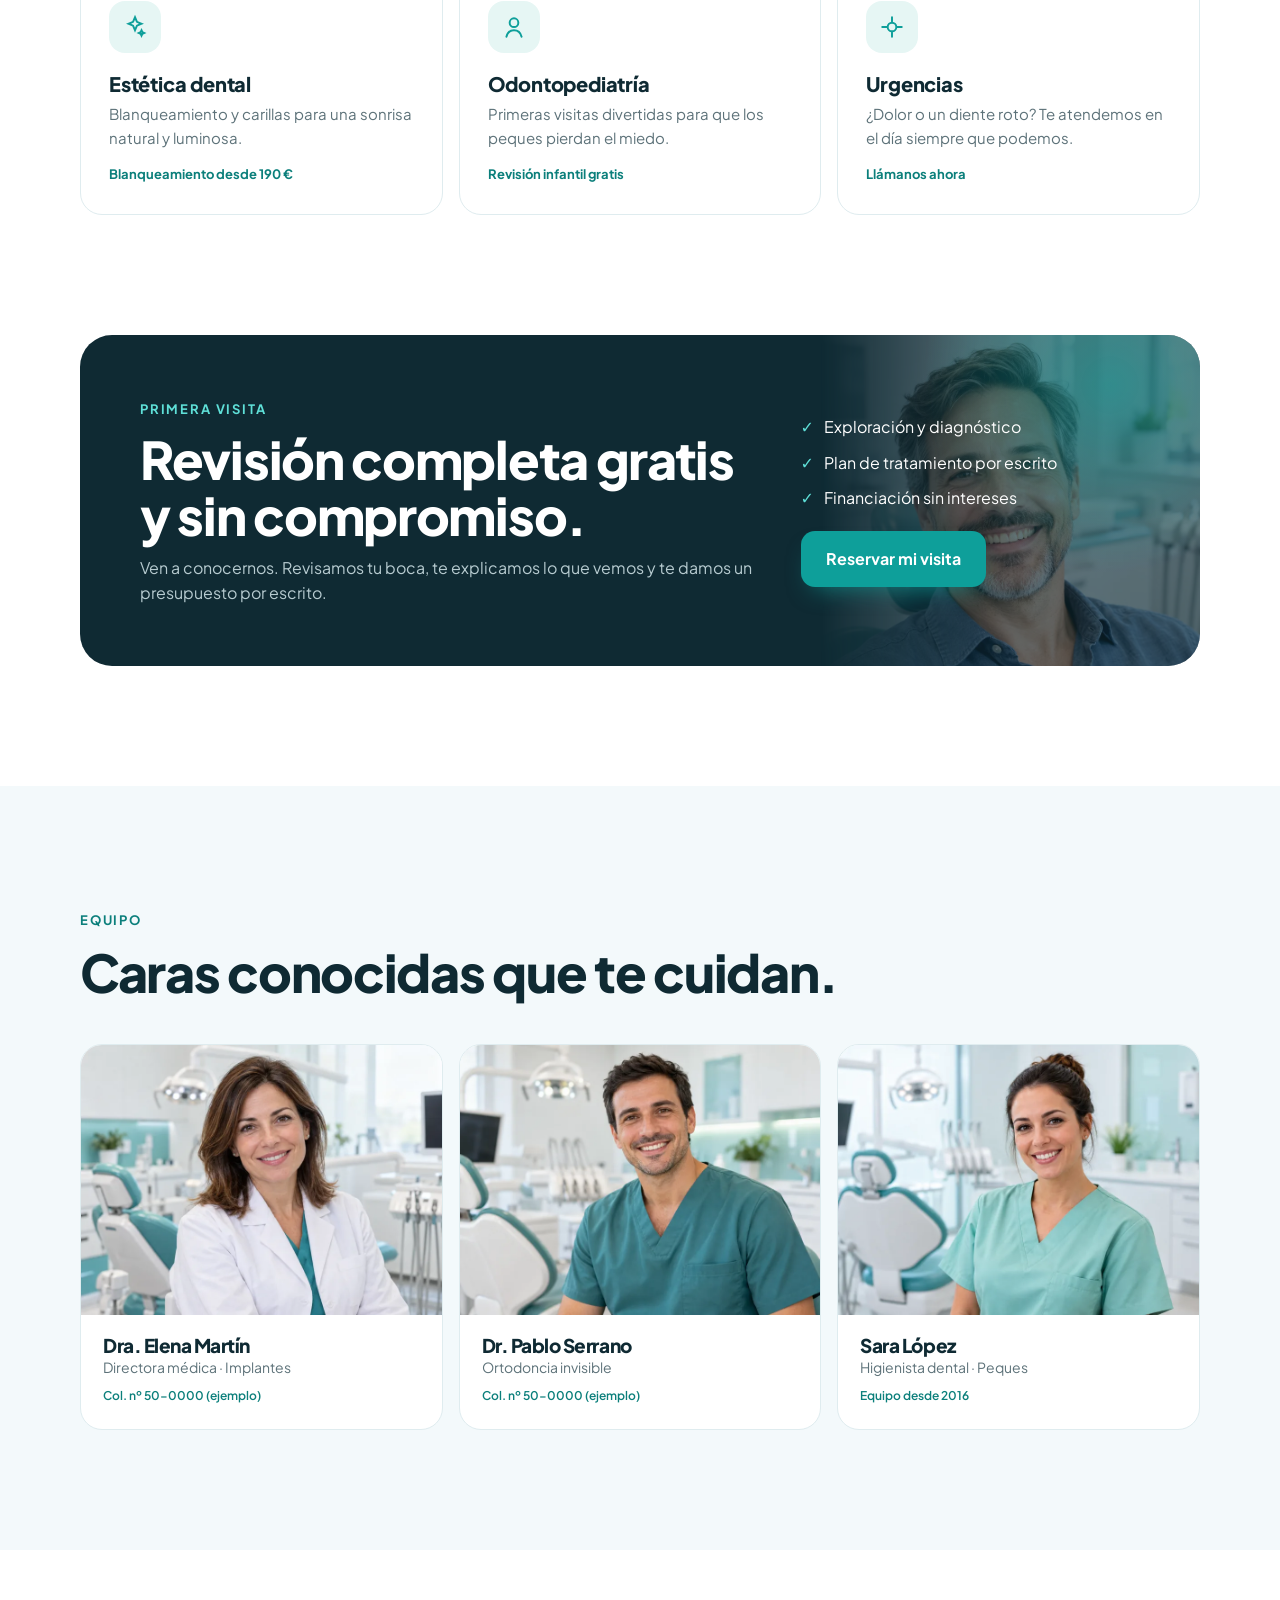
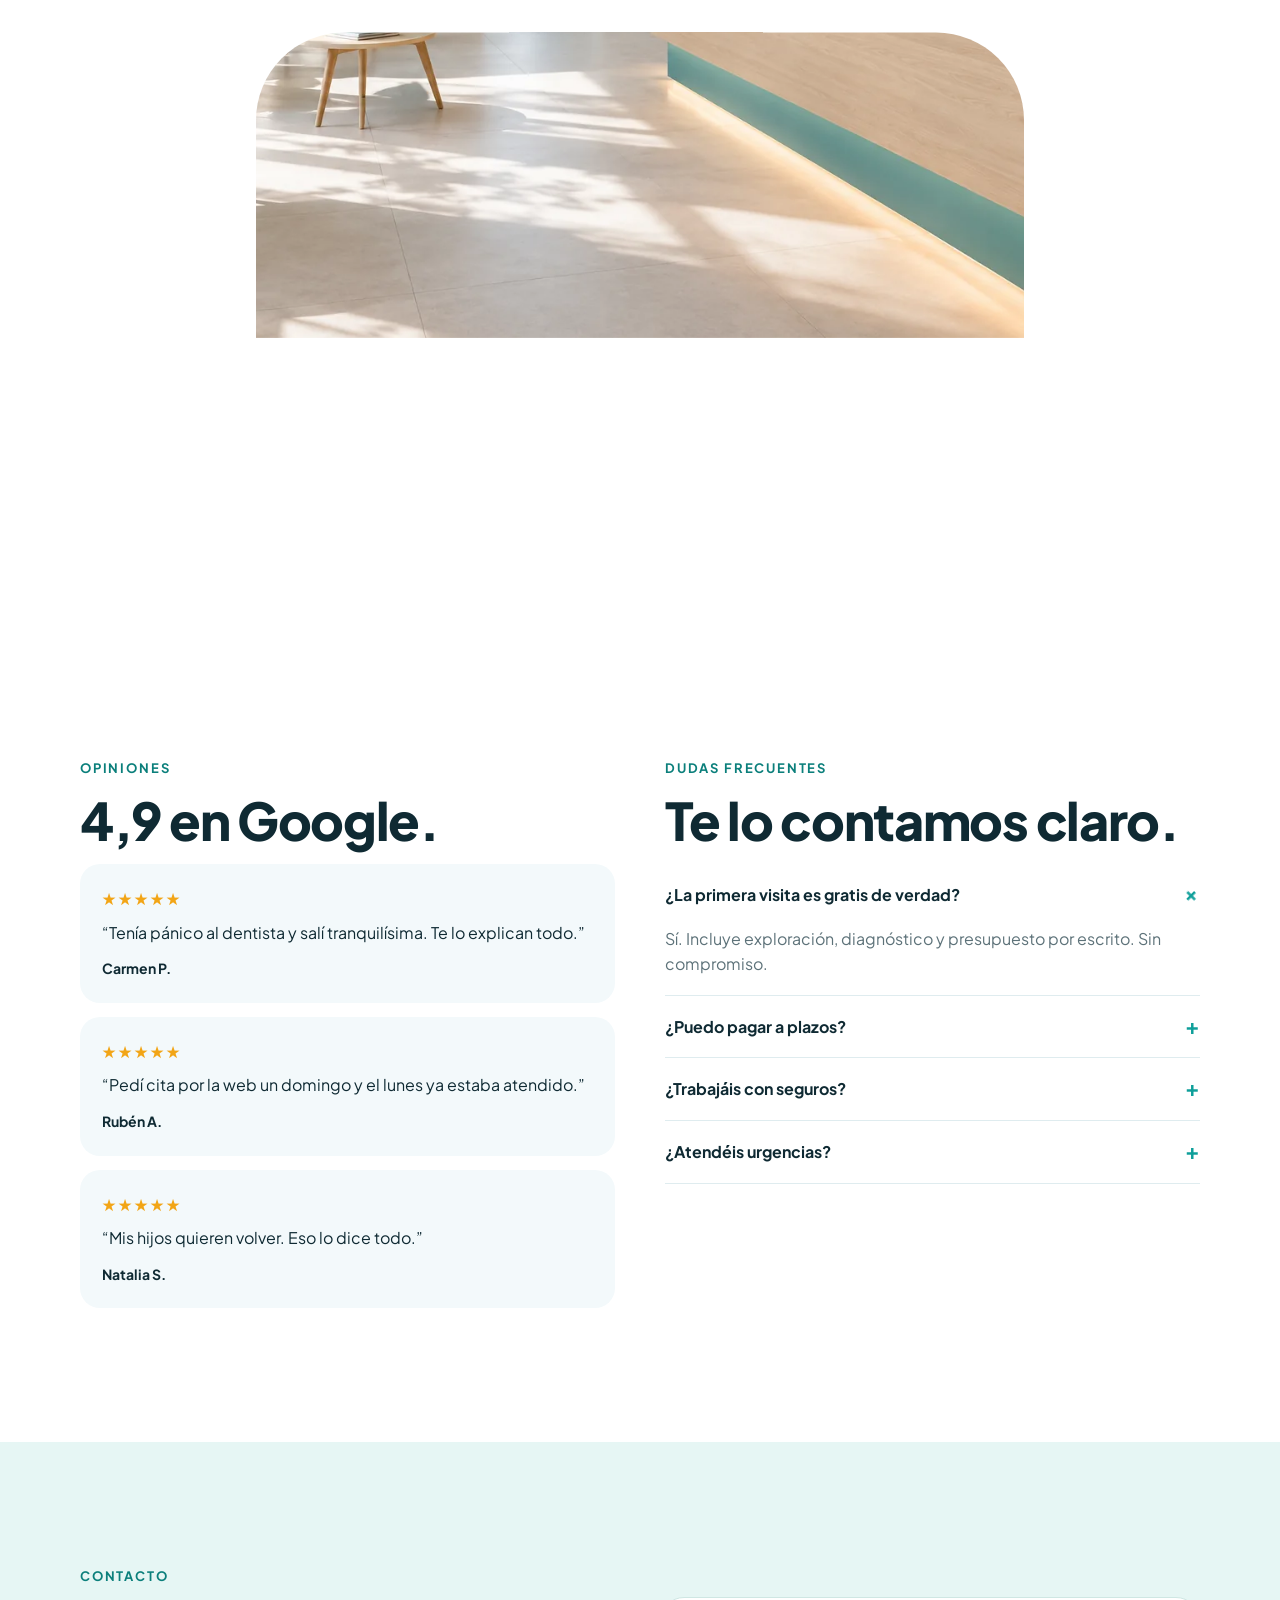
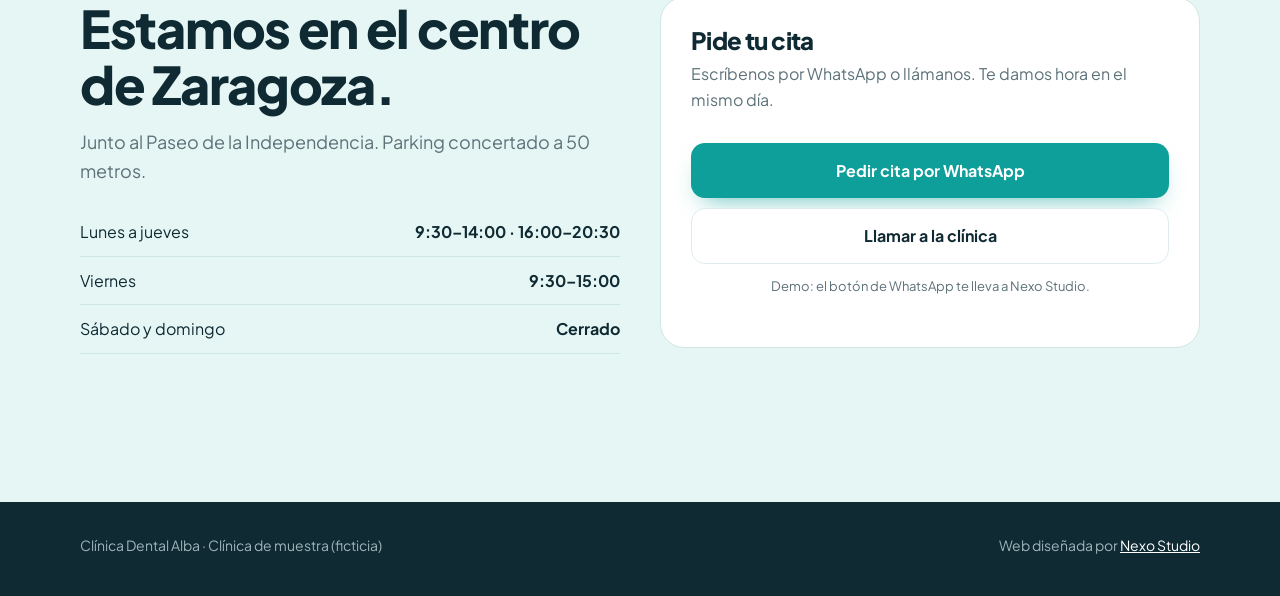
<file: demos/clinica/index.html>
<!doctype html>
<html lang="es">
<head>
  <meta charset="utf-8">
  <meta name="viewport" content="width=device-width, initial-scale=1, viewport-fit=cover">
  <title>Clínica Dental Alba · Demo de clínica · Nexo Studio</title>
  <meta name="description" content="Web de muestra para una clínica dental, diseñada por Nexo Studio. Tratamientos, equipo, financiación y cita online.">
  <meta name="robots" content="noindex">
  <meta name="theme-color" content="#ffffff">
  <link rel="icon" href="../../assets/img/favicon.png">
  <link rel="preconnect" href="https://fonts.googleapis.com">
  <link rel="preconnect" href="https://fonts.gstatic.com" crossorigin>
  <link href="https://fonts.googleapis.com/css2?family=Plus+Jakarta+Sans:wght@400;500;600;700;800&display=swap" rel="stylesheet">
  <style>
    :root { --ink: #0f2a33; --teal: #0e9f9a; --teal-2: #0b7f7b; --mint: #e6f6f4; --sky: #f3f9fb; --muted: #5d7279; --line: #dfecef; --white: #fff; }
    * { box-sizing: border-box; }
    html { scroll-behavior: smooth; scroll-padding-top: 110px; }
    body { margin: 0; font-family: "Plus Jakarta Sans", system-ui, sans-serif; color: var(--ink); background: var(--white); line-height: 1.6; font-size: 16px; -webkit-font-smoothing: antialiased; overflow-x: clip; }
    a { color: inherit; }
    h1, h2, h3 { font-weight: 800; line-height: 1.08; margin: 0; letter-spacing: -.025em; }
    p { margin: 0; }
    .wrap { max-width: 1160px; margin: 0 auto; padding: 0 20px; }

    .demo-bar { position: fixed; z-index: 100; top: 0; left: 0; right: 0; display: flex; align-items: center; justify-content: center; gap: 12px; flex-wrap: wrap; padding: 8px 16px; background: #0b1230; color: #dfe5f7; font-size: 13px; text-align: center; }
    .demo-bar b { color: #fff; }
    .demo-bar > span { white-space: nowrap; overflow: hidden; text-overflow: ellipsis; min-width: 0; }
    @media (max-width: 560px) { .demo-bar { flex-wrap: nowrap; font-size: 12px; gap: 10px; padding: 8px 12px; } }
    .demo-bar a { color: #fff; background: linear-gradient(120deg, #19c8ff, #1f5bff); padding: 4px 12px; border-radius: 99px; text-decoration: none; font-weight: 600; white-space: nowrap; }

    .nav { position: fixed; z-index: 50; top: 37px; left: 0; right: 0; background: rgba(255, 255, 255, .9); backdrop-filter: blur(12px); border-bottom: 1px solid var(--line); }
    .nav__in { display: flex; align-items: center; justify-content: space-between; height: 66px; gap: 20px; }
    .brand { display: flex; align-items: center; gap: 10px; text-decoration: none; font-weight: 800; font-size: 18px; letter-spacing: -.02em; }
    .brand svg { width: 34px; height: 34px; }
    .brand small { display: block; font-weight: 500; font-size: 11px; color: var(--muted); letter-spacing: .04em; }
    .nav__links { display: flex; gap: 26px; }
    .nav__links a { text-decoration: none; color: var(--muted); font-weight: 500; font-size: 15px; }
    .btn { display: inline-flex; align-items: center; justify-content: center; gap: 8px; padding: 14px 24px; border-radius: 14px; font: inherit; font-weight: 700; text-decoration: none; cursor: pointer; border: 1.5px solid transparent; transition: transform .2s, background .2s; }
    .btn:hover { transform: translateY(-2px); }
    .btn--teal { background: var(--teal); color: #fff; box-shadow: 0 12px 24px -12px rgba(14, 159, 154, .7); }
    .btn--teal:hover { background: var(--teal-2); }
    .btn--line { border-color: var(--line); background: #fff; color: var(--ink); }
    .btn--sm { padding: 10px 16px; font-size: 14px; }

    /* Portada */
    .hero { padding: 160px 0 90px; background: radial-gradient(circle at 85% 20%, #d5f1ee, transparent 45%), var(--sky); }
    .hero__grid { display: grid; grid-template-columns: 1.05fr .95fr; gap: 56px; align-items: center; }
    .badge { display: inline-flex; align-items: center; gap: 8px; padding: 7px 14px; border-radius: 99px; background: #fff; border: 1px solid var(--line); font-size: 14px; font-weight: 600; color: var(--teal-2); }
    .badge i { width: 8px; height: 8px; border-radius: 50%; background: var(--teal); }
    .hero h1 { font-size: clamp(44px, 6.2vw, 76px); margin: 20px 0; }
    .hero h1 span { color: var(--teal); }
    .hero p { font-size: 19px; color: var(--muted); max-width: 520px; }
    .hero__ctas { display: flex; gap: 12px; flex-wrap: wrap; margin-top: 30px; }
    .trust { display: flex; gap: 28px; flex-wrap: wrap; margin-top: 34px; font-size: 14px; color: var(--muted); }
    .trust b { display: block; color: var(--ink); font-size: 22px; }

    .visual { position: relative; }
    .visual__card { position: relative; aspect-ratio: 1; border-radius: 40px; background: linear-gradient(160deg, #ffffff, #e8f6f4); border: 1px solid var(--line); display: grid; place-items: center; box-shadow: 0 40px 80px -40px rgba(15, 42, 51, .35); }
    .visual__card { overflow: hidden; aspect-ratio: 5 / 4.4; animation: cardIn 1.4s cubic-bezier(.2, .7, .2, 1) both; }
    .visual__card img { position: absolute; inset: -8% 0; width: 100%; height: 116%; object-fit: cover; will-change: transform; }
    @keyframes cardIn { from { opacity: 0; transform: translateY(40px) scale(.96); } }
    .float { z-index: 2; animation: bob 6s ease-in-out infinite; }
    .float--b { animation-delay: -3s; }
    @keyframes bob { 50% { transform: translateY(-10px); } }
    .hero__grid > div:first-child > * { animation: up 1s cubic-bezier(.2, .7, .2, 1) both; }
    .hero__grid > div:first-child > :nth-child(2) { animation-delay: .12s; } .hero__grid > div:first-child > :nth-child(3) { animation-delay: .24s; } .hero__grid > div:first-child > :nth-child(4) { animation-delay: .36s; } .hero__grid > div:first-child > :nth-child(5) { animation-delay: .48s; }
    @keyframes up { from { opacity: 0; transform: translateY(30px); } }
    .js [data-reveal] { opacity: 0; transform: translateY(34px); transition: opacity .9s cubic-bezier(.2, .7, .2, 1), transform .9s cubic-bezier(.2, .7, .2, 1); }
    .js [data-reveal].in { opacity: 1; transform: none; }
    .js .t[data-reveal].in:hover { transform: translateY(-4px); }

    /* Recepción: la foto se abre al bajar */
    .space { position: relative; height: 76vh; min-height: 420px; }
    .space__frame { position: absolute; inset: 0; overflow: hidden; clip-path: inset(calc((1 - var(--g, 1)) * 12%) calc((1 - var(--g, 1)) * 20%) round calc(28px + (1 - var(--g, 1)) * 60px)); }
    .space__frame img { position: absolute; inset: -10% 0; width: 100%; height: 120%; object-fit: cover; }
    .space__text { position: absolute; z-index: 2; left: 50%; bottom: 10%; transform: translateX(-50%); width: min(90%, 600px); text-align: center; padding: 24px 28px; border-radius: 22px; background: rgba(255, 255, 255, .92); backdrop-filter: blur(10px); opacity: calc(var(--g, 1) * 1.6 - .6); }
    .space__text h2 { font-size: clamp(28px, 4vw, 44px); margin: 0 0 6px; }
    .space__text p { color: var(--muted); }
    .offer__img { position: absolute; right: 0; top: 0; bottom: 0; width: 34%; object-fit: cover; opacity: .38; mask-image: linear-gradient(90deg, transparent, #000 45%); -webkit-mask-image: linear-gradient(90deg, transparent, #000 45%); }
    .float { position: absolute; background: #fff; border: 1px solid var(--line); border-radius: 18px; padding: 14px 16px; box-shadow: 0 20px 40px -20px rgba(15, 42, 51, .3); font-size: 14px; display: flex; gap: 12px; align-items: center; }
    .float b { display: block; }
    .float small { color: var(--muted); }
    .float .ico { width: 40px; height: 40px; border-radius: 12px; background: var(--mint); display: grid; place-items: center; color: var(--teal); font-weight: 800; }
    .float--a { left: -24px; bottom: 22%; }
    .float--b { right: -16px; bottom: -22px; }

    .section { padding: clamp(70px, 10vw, 120px) 0; }
    .kicker { color: var(--teal-2); font-weight: 700; text-transform: uppercase; letter-spacing: .14em; font-size: 13px; }
    .section h2 { font-size: clamp(34px, 4.6vw, 52px); margin: 12px 0 16px; }
    .lead { color: var(--muted); max-width: 560px; font-size: 18px; }

    /* Tratamientos */
    .treat { display: grid; grid-template-columns: repeat(3, 1fr); gap: 16px; margin-top: 44px; }
    .t { background: #fff; border: 1px solid var(--line); border-radius: 22px; padding: 28px; transition: transform .25s, box-shadow .25s, border-color .25s; }
    .t:hover { transform: translateY(-4px); border-color: #bfe5e1; box-shadow: 0 24px 50px -30px rgba(14, 159, 154, .5); }
    .t__ico { width: 52px; height: 52px; border-radius: 16px; background: var(--mint); color: var(--teal); display: grid; place-items: center; margin-bottom: 20px; }
    .t__ico svg { width: 26px; height: 26px; }
    .t h3 { font-size: 20px; margin-bottom: 8px; letter-spacing: -.01em; }
    .t p { color: var(--muted); font-size: 15px; }
    .t__from { display: inline-block; margin-top: 14px; font-size: 13px; font-weight: 700; color: var(--teal-2); }

    /* Banda primera visita */
    .offer { background: var(--ink); color: #fff; border-radius: 32px; padding: clamp(36px, 5vw, 60px); display: grid; grid-template-columns: 1.3fr .7fr; gap: 30px; align-items: center; position: relative; overflow: hidden; }
    .offer::after { content: ""; position: absolute; width: 380px; height: 380px; right: -100px; top: -140px; border-radius: 50%; background: radial-gradient(circle, rgba(14, 159, 154, .55), transparent 70%); }
    .offer h2 { color: #fff; margin: 10px 0 12px; }
    .offer p { color: #b7cbd0; }
    .offer ul { list-style: none; padding: 0; margin: 0; display: grid; gap: 10px; position: relative; z-index: 1; }
    .offer li { display: flex; gap: 10px; }
    .offer li::before { content: "✓"; color: #5fe0d8; font-weight: 800; }

    /* Equipo */
    .team { display: grid; grid-template-columns: repeat(3, 1fr); gap: 16px; margin-top: 44px; }
    .doc { border: 1px solid var(--line); border-radius: 22px; overflow: hidden; background: #fff; }
    .doc__img { aspect-ratio: 4 / 3; background: var(--sky); }
    .doc__img { overflow: hidden; }
    .doc__img img { width: 100%; height: 100%; object-fit: cover; object-position: 50% 25%; display: block; transition: transform .8s cubic-bezier(.2, .7, .2, 1); }
    .doc:hover .doc__img img { transform: scale(1.06); }
    .doc div:last-child { padding: 20px 22px 24px; }
    .doc h3 { font-size: 19px; }
    .doc p { color: var(--muted); font-size: 14px; }
    .doc small { display: block; margin-top: 8px; font-size: 12px; color: var(--teal-2); font-weight: 600; }

    /* Opiniones + FAQ */
    .split { display: grid; grid-template-columns: 1fr 1fr; gap: 50px; }
    .review { background: var(--sky); border-radius: 20px; padding: 22px; margin-bottom: 14px; }
    .stars { color: #f2a516; letter-spacing: 2px; }
    .review p { margin: 8px 0 10px; }
    .review span { font-weight: 700; font-size: 14px; }
    details { border-bottom: 1px solid var(--line); }
    summary { list-style: none; cursor: pointer; padding: 18px 0; font-weight: 700; display: flex; justify-content: space-between; gap: 14px; }
    summary::-webkit-details-marker { display: none; }
    summary::after { content: "+"; color: var(--teal); font-size: 22px; line-height: 1; transition: transform .2s; }
    details[open] summary::after { transform: rotate(45deg); }
    details p { color: var(--muted); padding-bottom: 18px; }

    /* Contacto */
    .contact { background: var(--mint); }
    .contact__grid { display: grid; grid-template-columns: 1fr 1fr; gap: 40px; align-items: center; }
    .hours { list-style: none; padding: 0; margin: 22px 0 28px; }
    .hours li { display: flex; justify-content: space-between; padding: 11px 0; border-bottom: 1px solid #cfe7e3; }
    .hours li span:last-child { font-weight: 700; }
    .urg { background: #fff; border-radius: 24px; padding: 30px; border: 1px solid #cfe7e3; }
    .urg h3 { font-size: 24px; margin-bottom: 8px; }
    .urg p { color: var(--muted); margin-bottom: 20px; }
    .urg .btn { width: 100%; margin-top: 10px; }
    .note { margin-top: 12px; font-size: 13px; color: var(--muted); text-align: center; }

    footer { background: var(--ink); color: #9fb4ba; padding: 32px 0 40px; font-size: 14px; }
    footer .wrap { display: flex; justify-content: space-between; flex-wrap: wrap; gap: 10px; }
    footer a { color: #fff; }

    @media (max-width: 900px) {
      .nav__links { display: none; }
      .hero { padding-top: 140px; }
      .hero__grid, .offer, .split, .contact__grid { grid-template-columns: 1fr; }
      .visual { max-width: 440px; margin: 0 auto; width: 100%; }
      .float--a { left: 0; bottom: 24%; }
      .float--b { right: 0; }
      .treat, .team { grid-template-columns: 1fr; }
      .space { height: 58vh; }
      .offer__img { display: none; }
    }
    @media (min-width: 560px) and (max-width: 900px) { .treat { grid-template-columns: 1fr 1fr; } }
  </style>
</head>
<body>
  <div class="demo-bar"><span><b>Web de muestra</b> diseñada por Nexo Studio</span><a href="https://wa.me/34711591734?text=Hola,%20he%20visto%20la%20demo%20de%20cl%C3%ADnica%20y%20quiero%20una%20web%20as%C3%AD" target="_blank" rel="noopener">Quiero una así</a></div>

  <header class="nav">
    <div class="wrap nav__in">
      <a class="brand" href="#inicio">
        <svg viewBox="0 0 40 40" aria-hidden="true"><rect width="40" height="40" rx="12" fill="#0e9f9a"/><path d="M13 12c-3 0-5 2.6-4.6 6.2.5 4.2 1.6 6.3 2.4 9.4.5 1.8 2.6 1.9 3 .1l1.2-5c.3-1.3 1.6-1.3 2 0l1.2 5c.4 1.8 2.5 1.7 3-.1.8-3.1 1.9-5.2 2.4-9.4C23.9 14.6 21.9 12 19 12c-1.7 0-2.3.8-3 .8s-1.3-.8-3-.8z" transform="translate(4 0)" fill="#fff"/></svg>
        <span>Clínica Dental Alba<small>Odontología familiar · Zaragoza</small></span>
      </a>
      <nav class="nav__links"><a href="#tratamientos">Tratamientos</a><a href="#equipo">Equipo</a><a href="#dudas">Dudas</a><a href="#contacto">Contacto</a></nav>
      <a class="btn btn--teal btn--sm" href="#contacto">Pedir cita</a>
    </div>
  </header>

  <main>
    <section class="hero" id="inicio">
      <div class="wrap hero__grid">
        <div>
          <span class="badge"><i></i>Primera visita y revisión gratis</span>
          <h1>Cuidamos tu sonrisa <span>sin prisas</span> y sin sorpresas.</h1>
          <p>Odontología general, ortodoncia invisible e implantes en el centro de Zaragoza. Presupuesto cerrado antes de empezar y financiación sin intereses.</p>
          <div class="hero__ctas">
            <a class="btn btn--teal" href="#contacto">Pedir cita gratis</a>
            <a class="btn btn--line" href="#tratamientos">Ver tratamientos</a>
          </div>
          <div class="trust"><span><b><span data-count="4.9">4,9</span> ★</b>412 reseñas</span><span><b><span data-count="15">15</span> años</b>en el barrio</span><span><b><span data-count="0">0</span> %</b>intereses</span></div>
        </div>
        <div class="visual">
          <div class="visual__card"><img src="../img/clinic-hero.webp" alt="Paciente sonriendo con su dentista en la clínica" data-parallax="0.08" data-scale="1.06" fetchpriority="high"></div>
          <div class="float float--a"><span class="ico">✓</span><span><b>Cita confirmada</b><small>Jueves · 17:30</small></span></div>
          <div class="float float--b"><span class="ico">0%</span><span><b>Financiación</b><small>Hasta 24 meses</small></span></div>
        </div>
      </div>
    </section>

    <section class="section" id="tratamientos">
      <div class="wrap">
        <span class="kicker" data-reveal>Tratamientos</span>
        <h2 data-reveal>Todo lo que tu boca necesita, en un mismo sitio.</h2>
        <p class="lead">Te explicamos cada opción con calma y con el presupuesto por escrito.</p>
        <div class="treat">
          <div class="t" data-reveal data-delay="0"><div class="t__ico"><svg viewBox="0 0 24 24" fill="none" stroke="currentColor" stroke-width="1.8" stroke-linecap="round"><circle cx="12" cy="12" r="8"/><path d="M8.5 12.5l2.3 2.3 4.7-5"/></svg></div><h3>Revisión y limpieza</h3><p>Revisión completa, limpieza profesional y consejos para tu día a día.</p><span class="t__from">Primera revisión gratis</span></div>
          <div class="t" data-reveal data-delay="100"><div class="t__ico"><svg viewBox="0 0 24 24" fill="none" stroke="currentColor" stroke-width="1.8" stroke-linecap="round"><path d="M4 10c3-2 13-2 16 0M4 14c3 2 13 2 16 0"/><path d="M8 10v4M12 9.5v5M16 10v4"/></svg></div><h3>Ortodoncia invisible</h3><p>Alineadores transparentes y cómodos. Nadie notará que los llevas.</p><span class="t__from">Desde 99 €/mes</span></div>
          <div class="t" data-reveal data-delay="200"><div class="t__ico"><svg viewBox="0 0 24 24" fill="none" stroke="currentColor" stroke-width="1.8" stroke-linecap="round"><path d="M9 3h6l-1 6h-4z"/><path d="M10 9v3M14 9v3M9 12h6l-1.5 9h-3z"/></svg></div><h3>Implantes</h3><p>Recupera tus dientes con implantes de titanio y garantía de por vida.</p><span class="t__from">Presupuesto cerrado</span></div>
          <div class="t" data-reveal data-delay="0"><div class="t__ico"><svg viewBox="0 0 24 24" fill="none" stroke="currentColor" stroke-width="1.8" stroke-linecap="round"><path d="M12 3l1.8 4.2L18 9l-4.2 1.8L12 15l-1.8-4.2L6 9l4.2-1.8z"/><path d="M18 15l.8 1.7 1.7.8-1.7.8L18 20l-.8-1.7-1.7-.8 1.7-.8z"/></svg></div><h3>Estética dental</h3><p>Blanqueamiento y carillas para una sonrisa natural y luminosa.</p><span class="t__from">Blanqueamiento desde 190 €</span></div>
          <div class="t" data-reveal data-delay="100"><div class="t__ico"><svg viewBox="0 0 24 24" fill="none" stroke="currentColor" stroke-width="1.8" stroke-linecap="round"><circle cx="12" cy="8" r="4"/><path d="M5 21c1-4 4-6 7-6s6 2 7 6"/></svg></div><h3>Odontopediatría</h3><p>Primeras visitas divertidas para que los peques pierdan el miedo.</p><span class="t__from">Revisión infantil gratis</span></div>
          <div class="t" data-reveal data-delay="200"><div class="t__ico"><svg viewBox="0 0 24 24" fill="none" stroke="currentColor" stroke-width="1.8" stroke-linecap="round"><path d="M12 3v4M12 17v4M3 12h4M17 12h4"/><circle cx="12" cy="12" r="4"/></svg></div><h3>Urgencias</h3><p>¿Dolor o un diente roto? Te atendemos en el día siempre que podemos.</p><span class="t__from">Llámanos ahora</span></div>
        </div>
      </div>
    </section>

    <section class="section" style="padding-top:0">
      <div class="wrap">
        <div class="offer" data-reveal>
          <img class="offer__img" src="../img/clinic-smile.webp" alt="" loading="lazy">
          <div>
            <span class="kicker" style="color:#5fe0d8">Primera visita</span>
            <h2>Revisión completa gratis y sin compromiso.</h2>
            <p>Ven a conocernos. Revisamos tu boca, te explicamos lo que vemos y te damos un presupuesto por escrito.</p>
          </div>
          <div style="position:relative;z-index:1"><ul><li>Exploración y diagnóstico</li><li>Plan de tratamiento por escrito</li><li>Financiación sin intereses</li></ul>
          <a class="btn btn--teal" href="#contacto" style="margin-top:20px">Reservar mi visita</a></div>
        </div>
      </div>
    </section>

    <section class="section" id="equipo" style="background:var(--sky)">
      <div class="wrap">
        <span class="kicker" data-reveal>Equipo</span>
        <h2 data-reveal>Caras conocidas que te cuidan.</h2>
        <div class="team">
          <div class="doc" data-reveal data-delay="0"><div class="doc__img"><img src="../img/clinic-elena.webp" alt="Dra. Elena Martín" loading="lazy"></div><div><h3>Dra. Elena Martín</h3><p>Directora médica · Implantes</p><small>Col. nº 50-0000 (ejemplo)</small></div></div>
          <div class="doc" data-reveal data-delay="120"><div class="doc__img"><img src="../img/clinic-pablo.webp" alt="Dr. Pablo Serrano" loading="lazy"></div><div><h3>Dr. Pablo Serrano</h3><p>Ortodoncia invisible</p><small>Col. nº 50-0000 (ejemplo)</small></div></div>
          <div class="doc" data-reveal data-delay="240"><div class="doc__img"><img src="../img/clinic-sara.webp" alt="Sara López" loading="lazy"></div><div><h3>Sara López</h3><p>Higienista dental · Peques</p><small>Equipo desde 2016</small></div></div>
        </div>
      </div>
    </section>

    <section class="space" data-grow>
      <div class="space__frame"><img src="../img/clinic-reception.webp" alt="Recepción luminosa de la clínica" loading="lazy" data-parallax="0.12" data-scale="1"></div>
      <div class="space__text"><h2>Una clínica luminosa y tranquila.</h2><p>Para que vengas sin nervios. Y si vienes con niños, tenemos rincón de juegos.</p></div>
    </section>

    <section class="section" id="dudas">
      <div class="wrap split">
        <div>
          <span class="kicker" data-reveal>Opiniones</span>
          <h2 data-reveal>4,9 en Google.</h2>
          <div class="review" data-reveal><div class="stars">★★★★★</div><p>“Tenía pánico al dentista y salí tranquilísima. Te lo explican todo.”</p><span>Carmen P.</span></div>
          <div class="review" data-reveal><div class="stars">★★★★★</div><p>“Pedí cita por la web un domingo y el lunes ya estaba atendido.”</p><span>Rubén A.</span></div>
          <div class="review" data-reveal><div class="stars">★★★★★</div><p>“Mis hijos quieren volver. Eso lo dice todo.”</p><span>Natalia S.</span></div>
        </div>
        <div>
          <span class="kicker" data-reveal>Dudas frecuentes</span>
          <h2 data-reveal>Te lo contamos claro.</h2>
          <details open><summary>¿La primera visita es gratis de verdad?</summary><p>Sí. Incluye exploración, diagnóstico y presupuesto por escrito. Sin compromiso.</p></details>
          <details><summary>¿Puedo pagar a plazos?</summary><p>Sí, financiamos tratamientos hasta 24 meses sin intereses.</p></details>
          <details><summary>¿Trabajáis con seguros?</summary><p>Trabajamos con las principales aseguradoras. Pregúntanos por la tuya.</p></details>
          <details><summary>¿Atendéis urgencias?</summary><p>Sí, reservamos huecos cada día para urgencias. Llámanos y te decimos a qué hora venir.</p></details>
        </div>
      </div>
    </section>

    <section class="section contact" id="contacto">
      <div class="wrap contact__grid">
        <div>
          <span class="kicker" data-reveal>Contacto</span>
          <h2 data-reveal>Estamos en el centro de Zaragoza.</h2>
          <p class="lead">Junto al Paseo de la Independencia. Parking concertado a 50 metros.</p>
          <ul class="hours">
            <li><span>Lunes a jueves</span><span>9:30–14:00 · 16:00–20:30</span></li>
            <li><span>Viernes</span><span>9:30–15:00</span></li>
            <li><span>Sábado y domingo</span><span>Cerrado</span></li>
          </ul>
        </div>
        <div class="urg" data-reveal>
          <h3>Pide tu cita</h3>
          <p>Escríbenos por WhatsApp o llámanos. Te damos hora en el mismo día.</p>
          <a class="btn btn--teal" href="https://wa.me/34711591734?text=Hola,%20he%20visto%20la%20demo%20de%20cl%C3%ADnica%20y%20quiero%20una%20web%20as%C3%AD" target="_blank" rel="noopener">Pedir cita por WhatsApp</a>
          <a class="btn btn--line" href="#contacto">Llamar a la clínica</a>
          <p class="note">Demo: el botón de WhatsApp te lleva a Nexo Studio.</p>
        </div>
      </div>
    </section>
  </main>

  <footer>
    <div class="wrap"><span>Clínica Dental Alba · Clínica de muestra (ficticia)</span><span>Web diseñada por <a href="../../">Nexo Studio</a></span></div>
  </footer>
  <script defer src="../demo.js"></script>
</body>
</html>
</file>
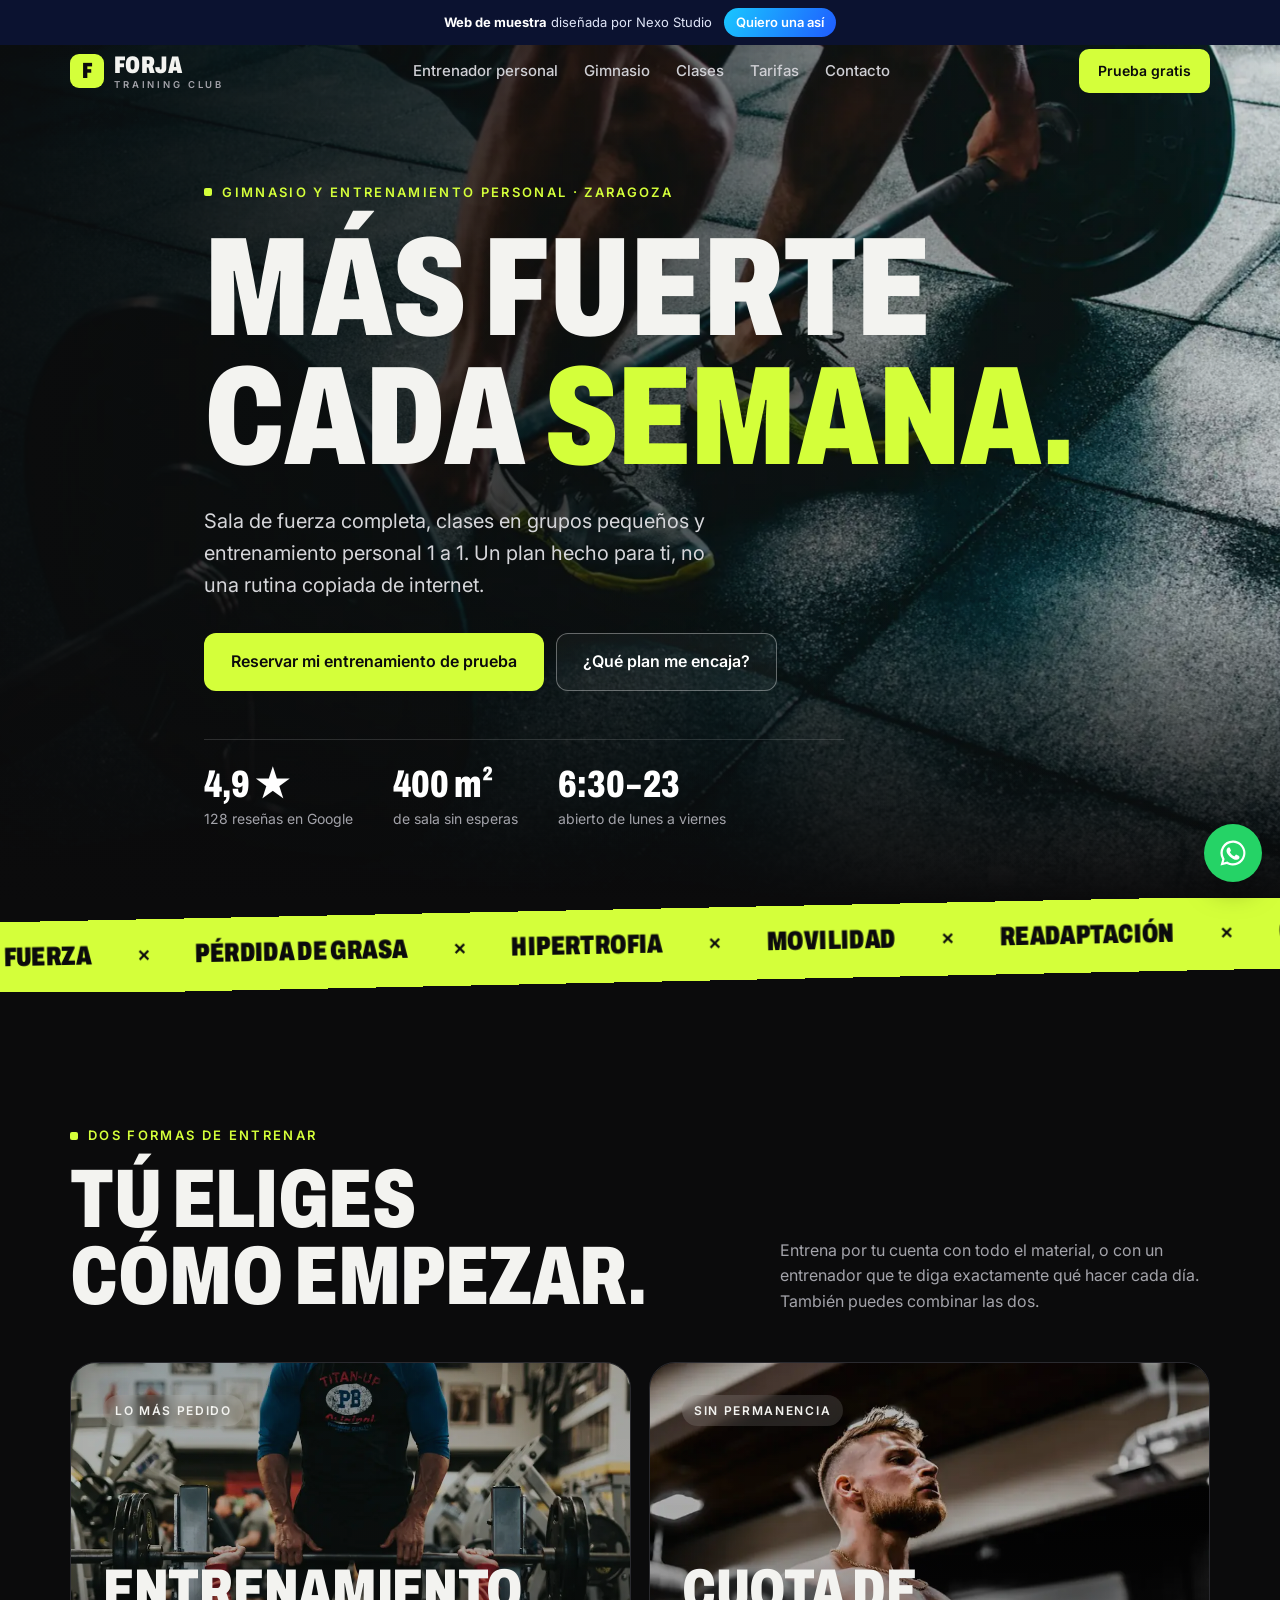
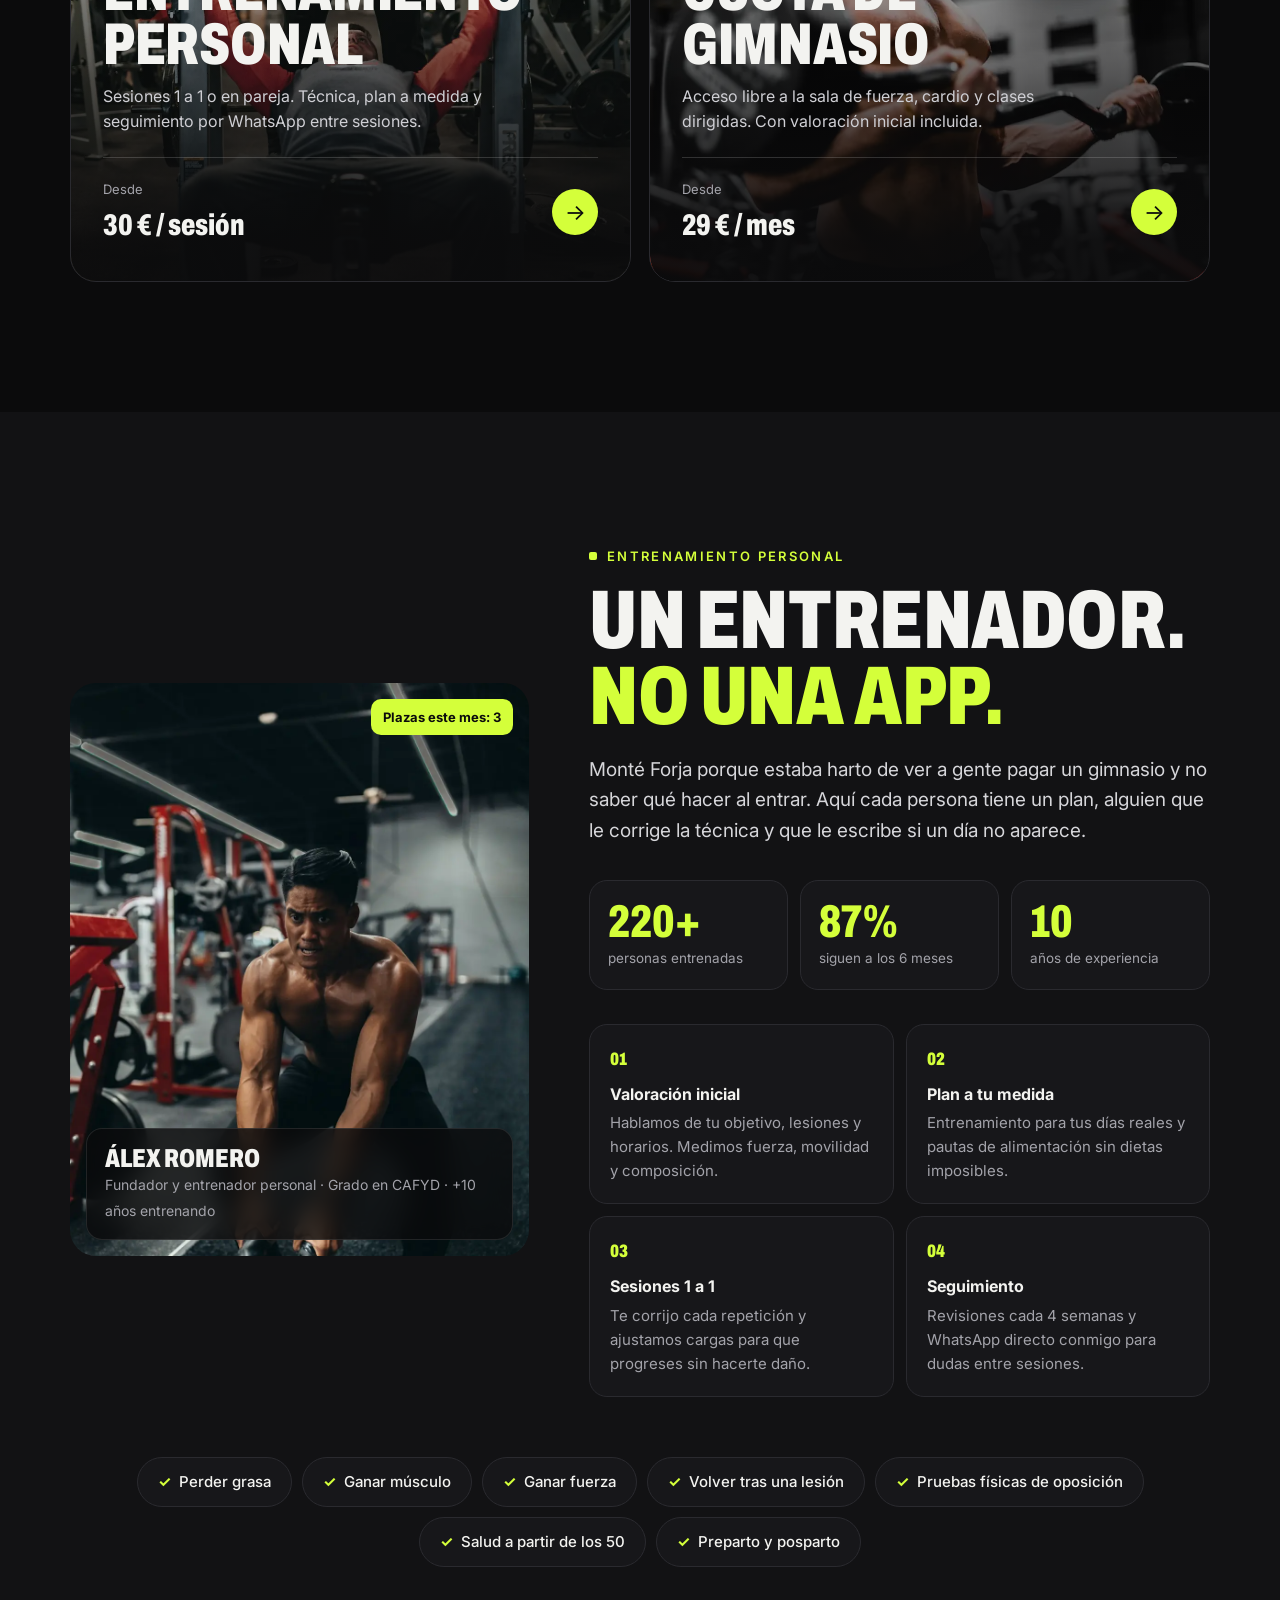
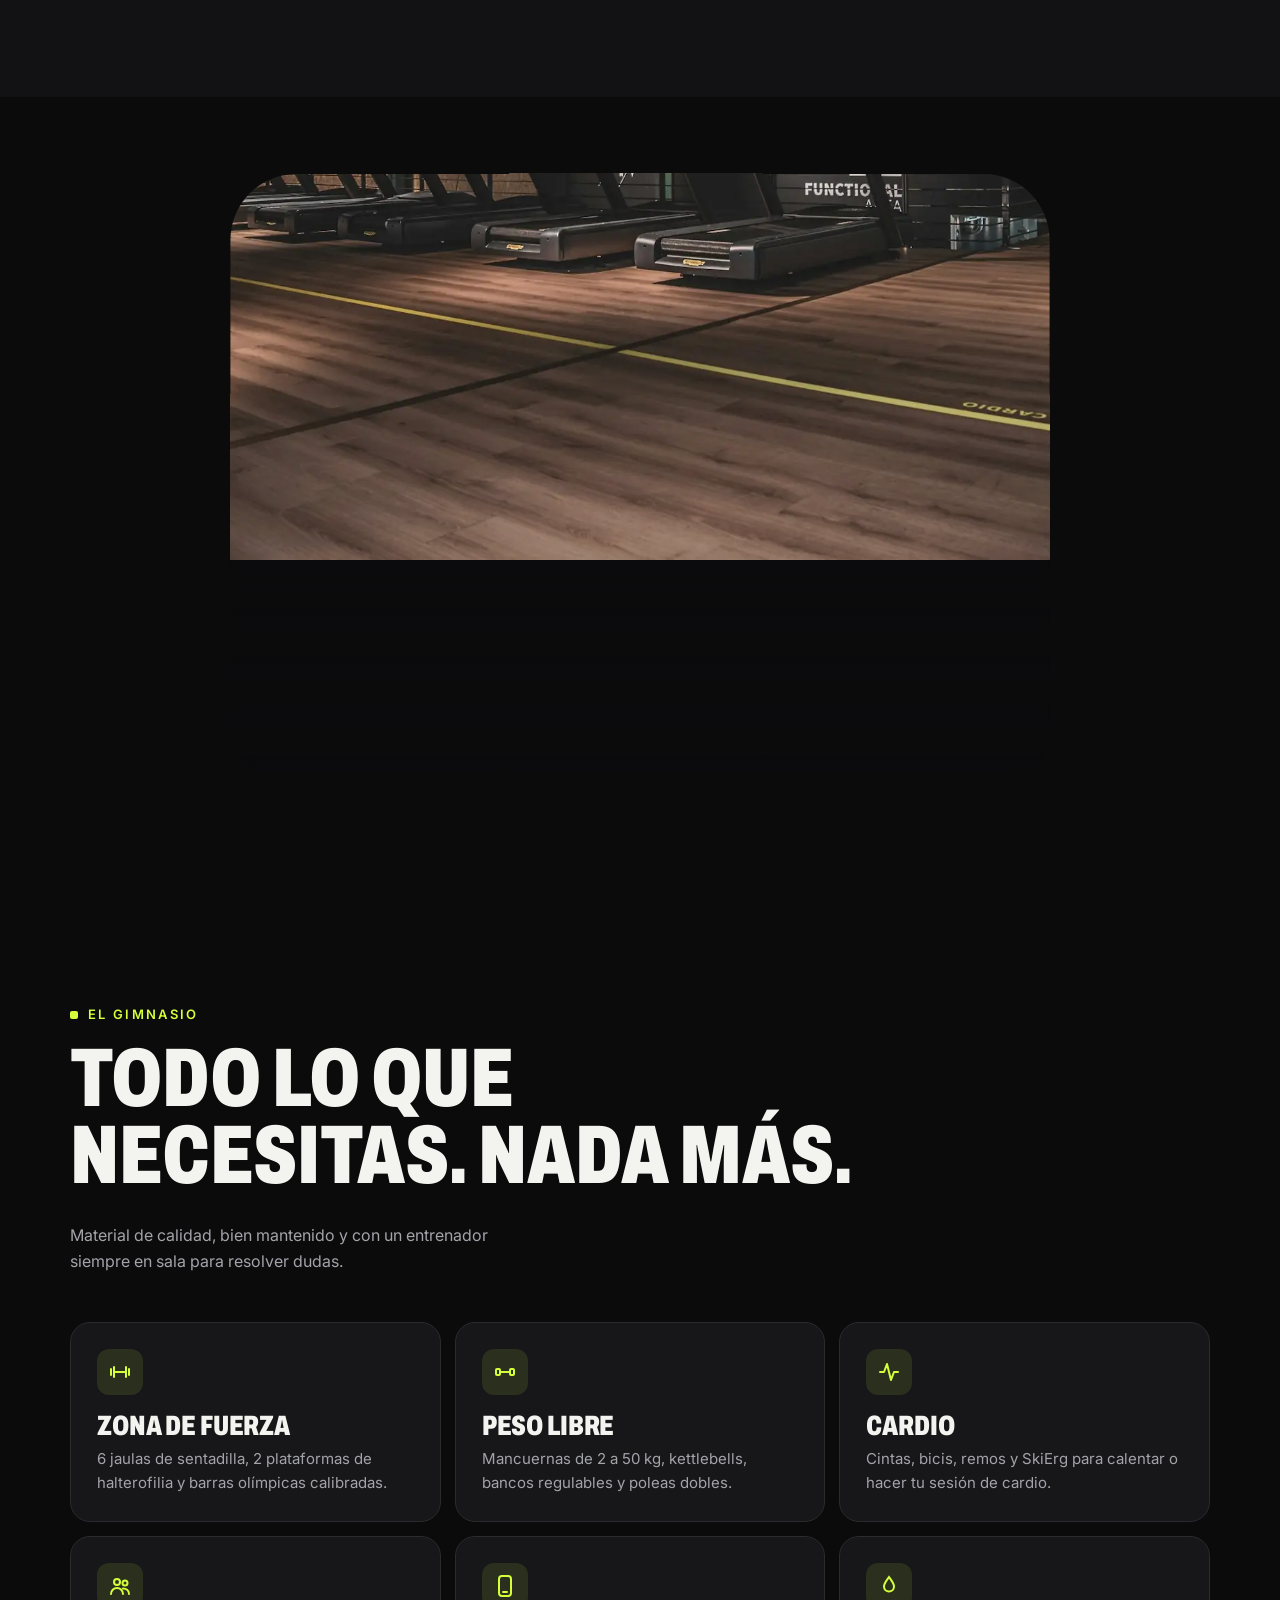
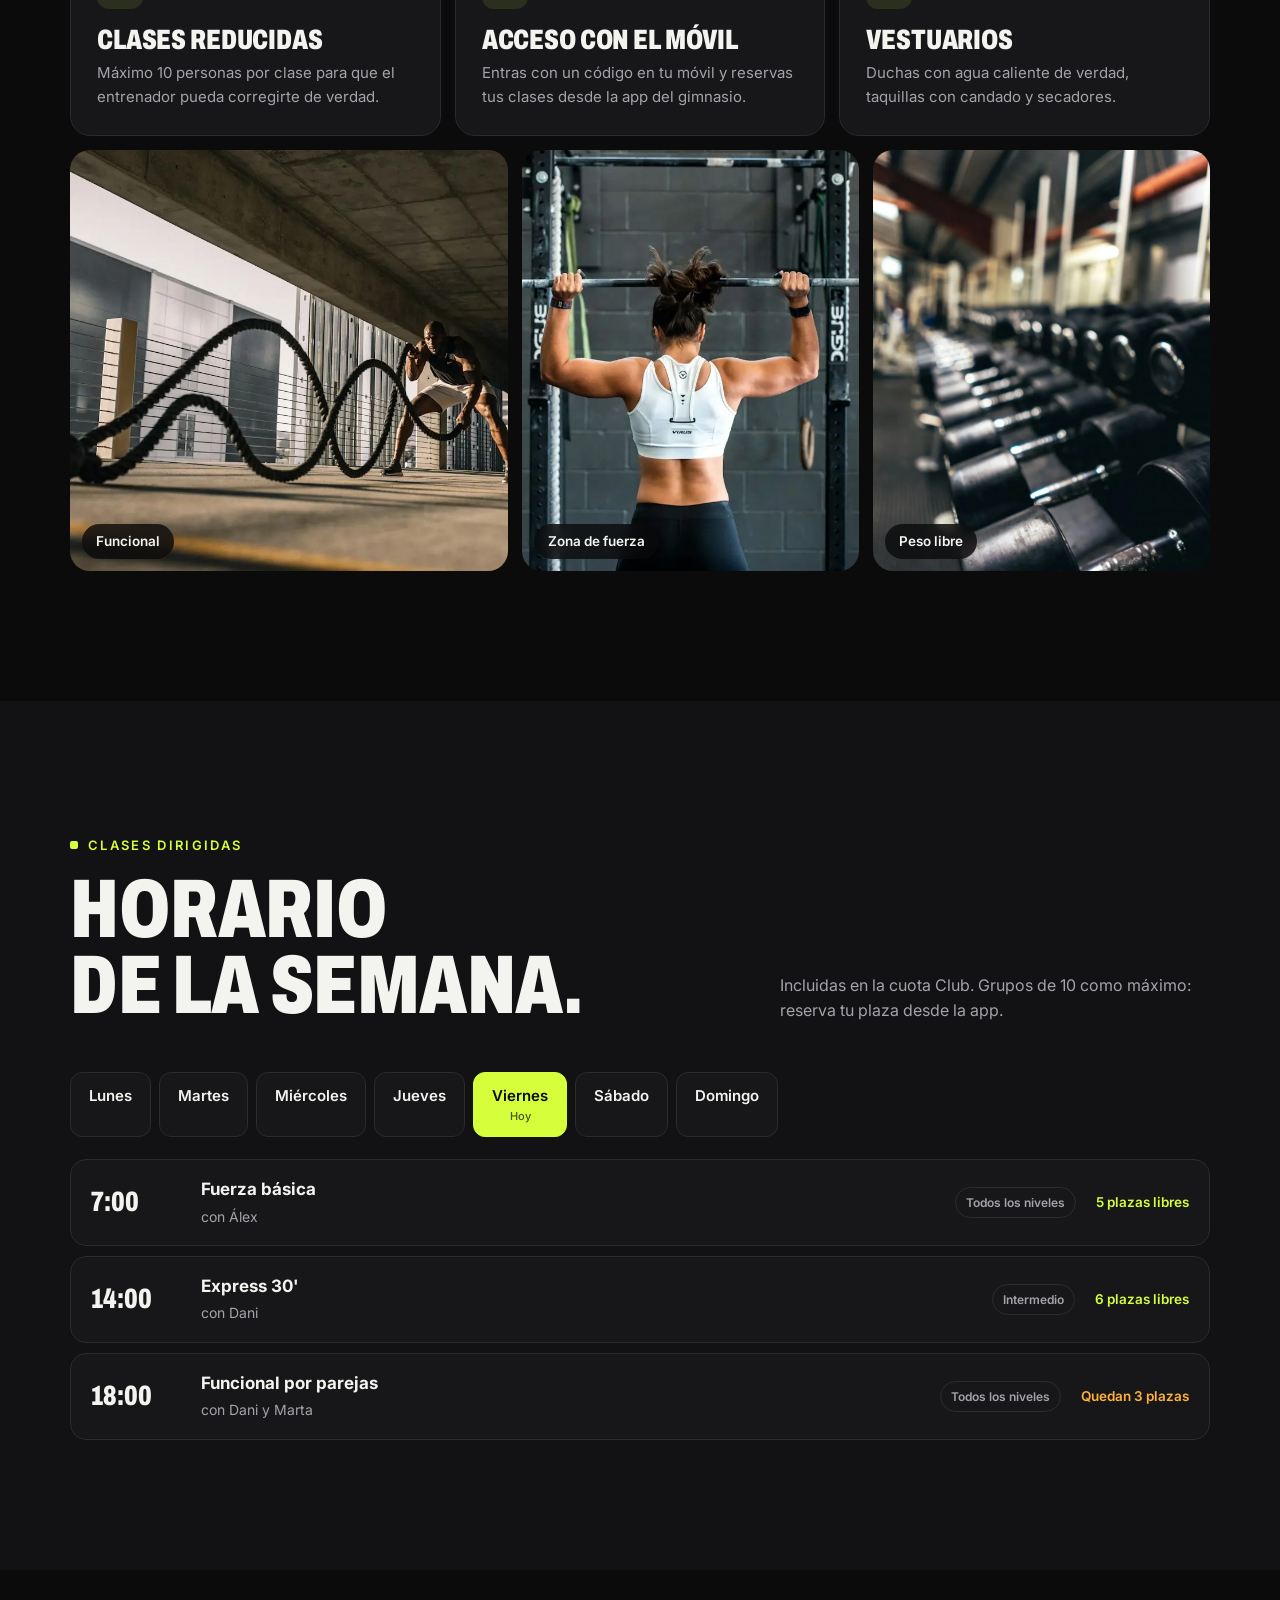
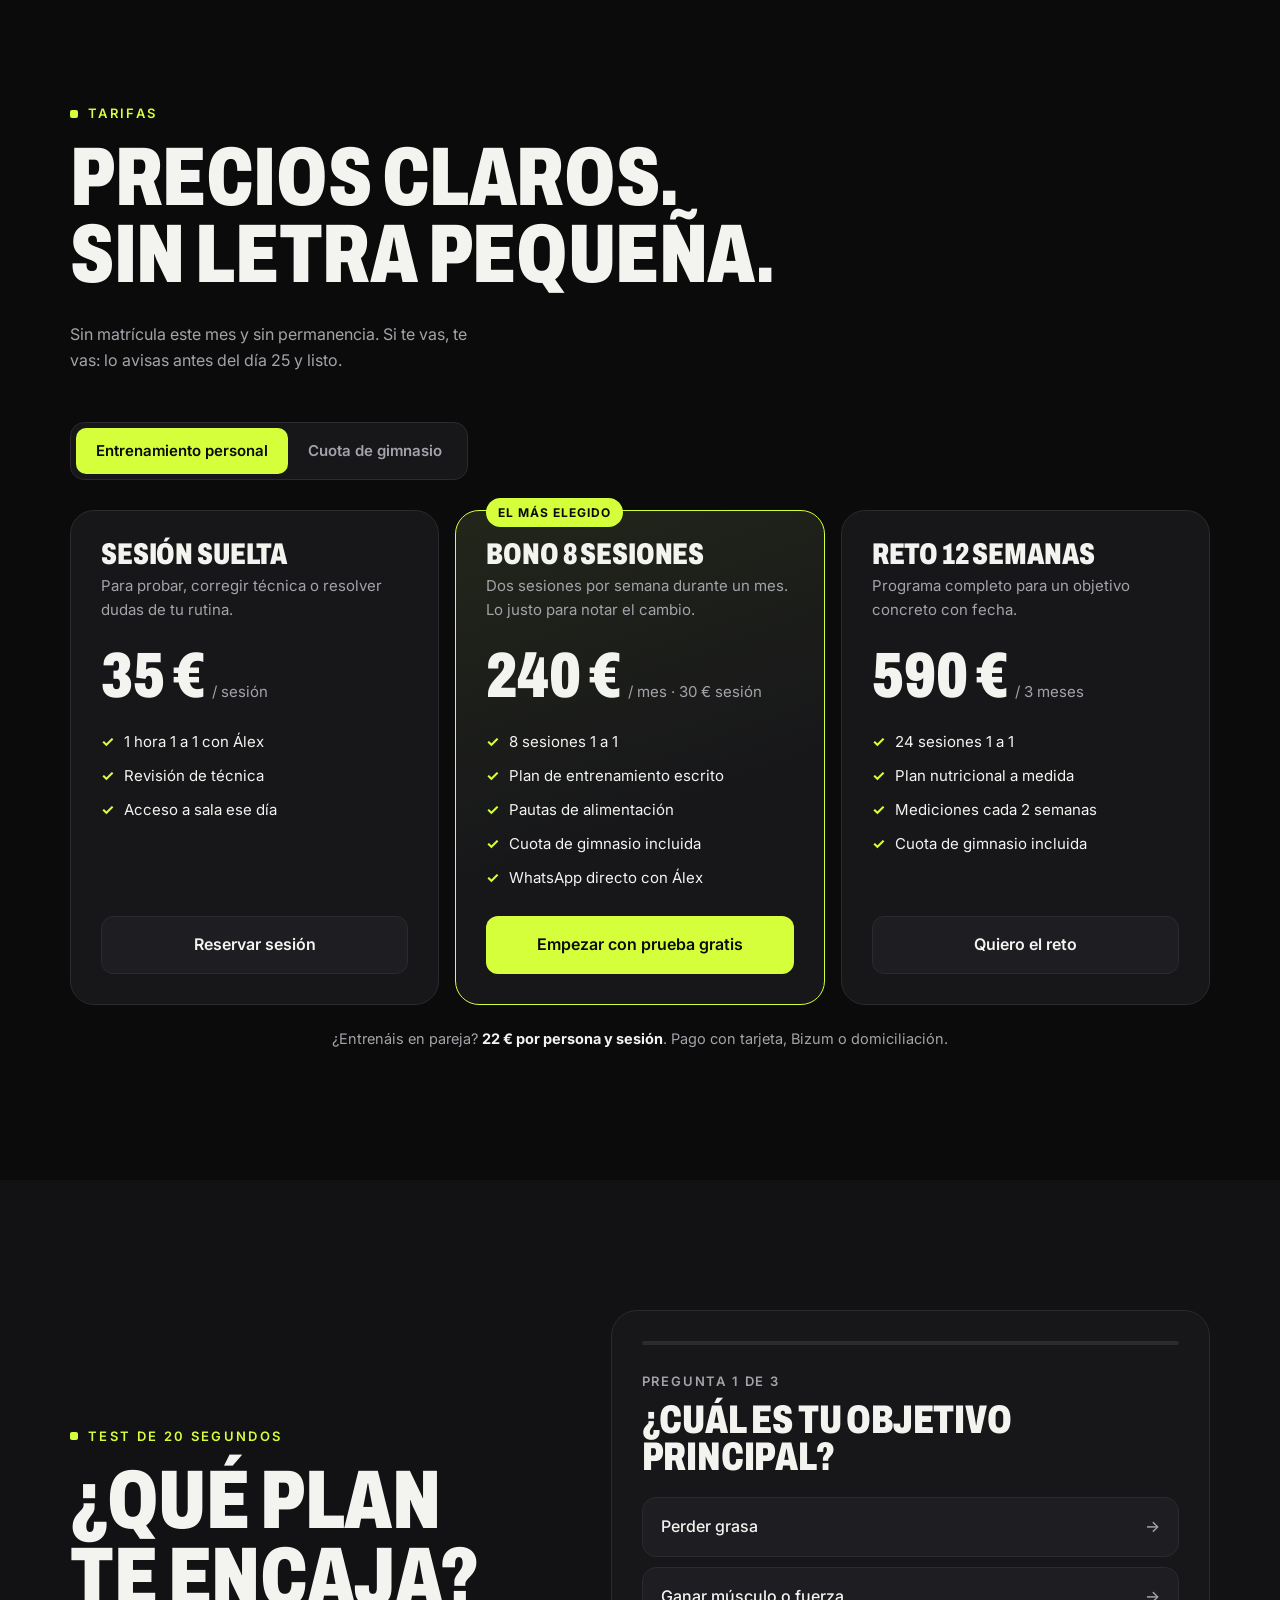
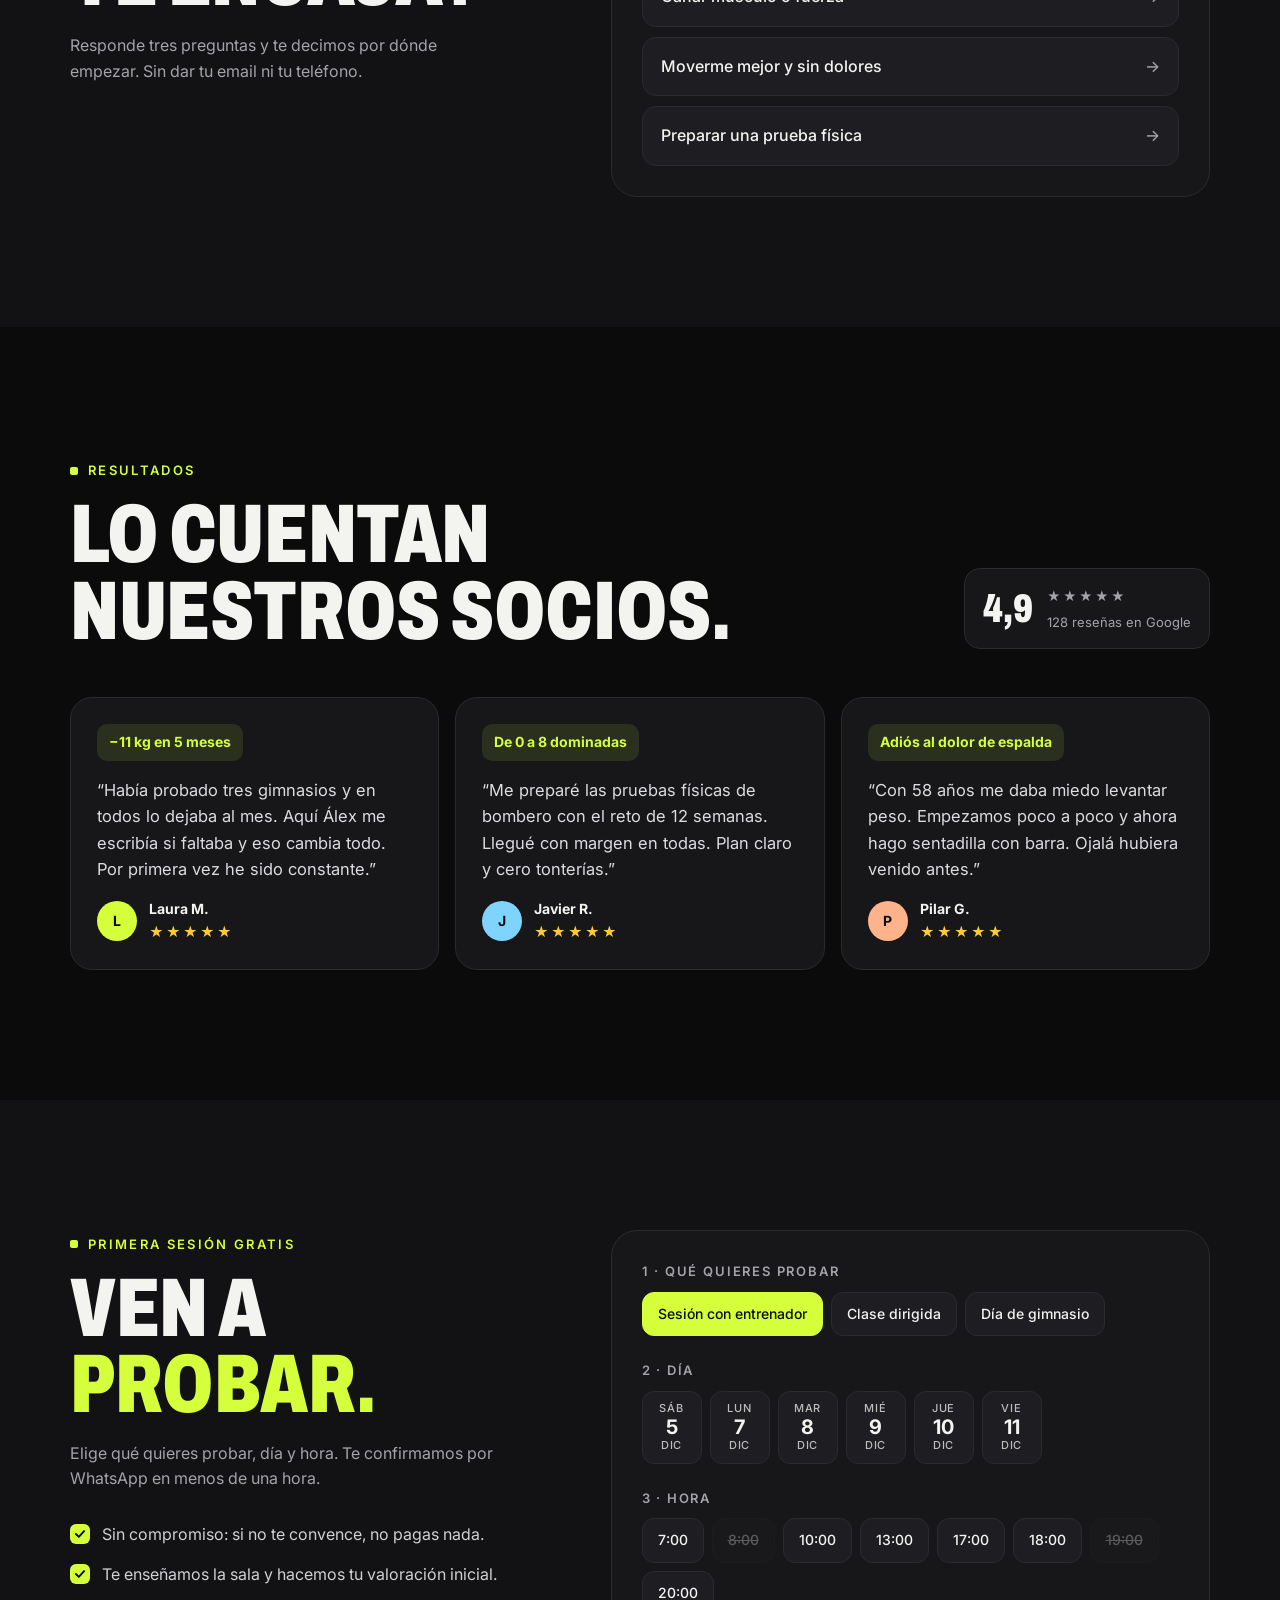
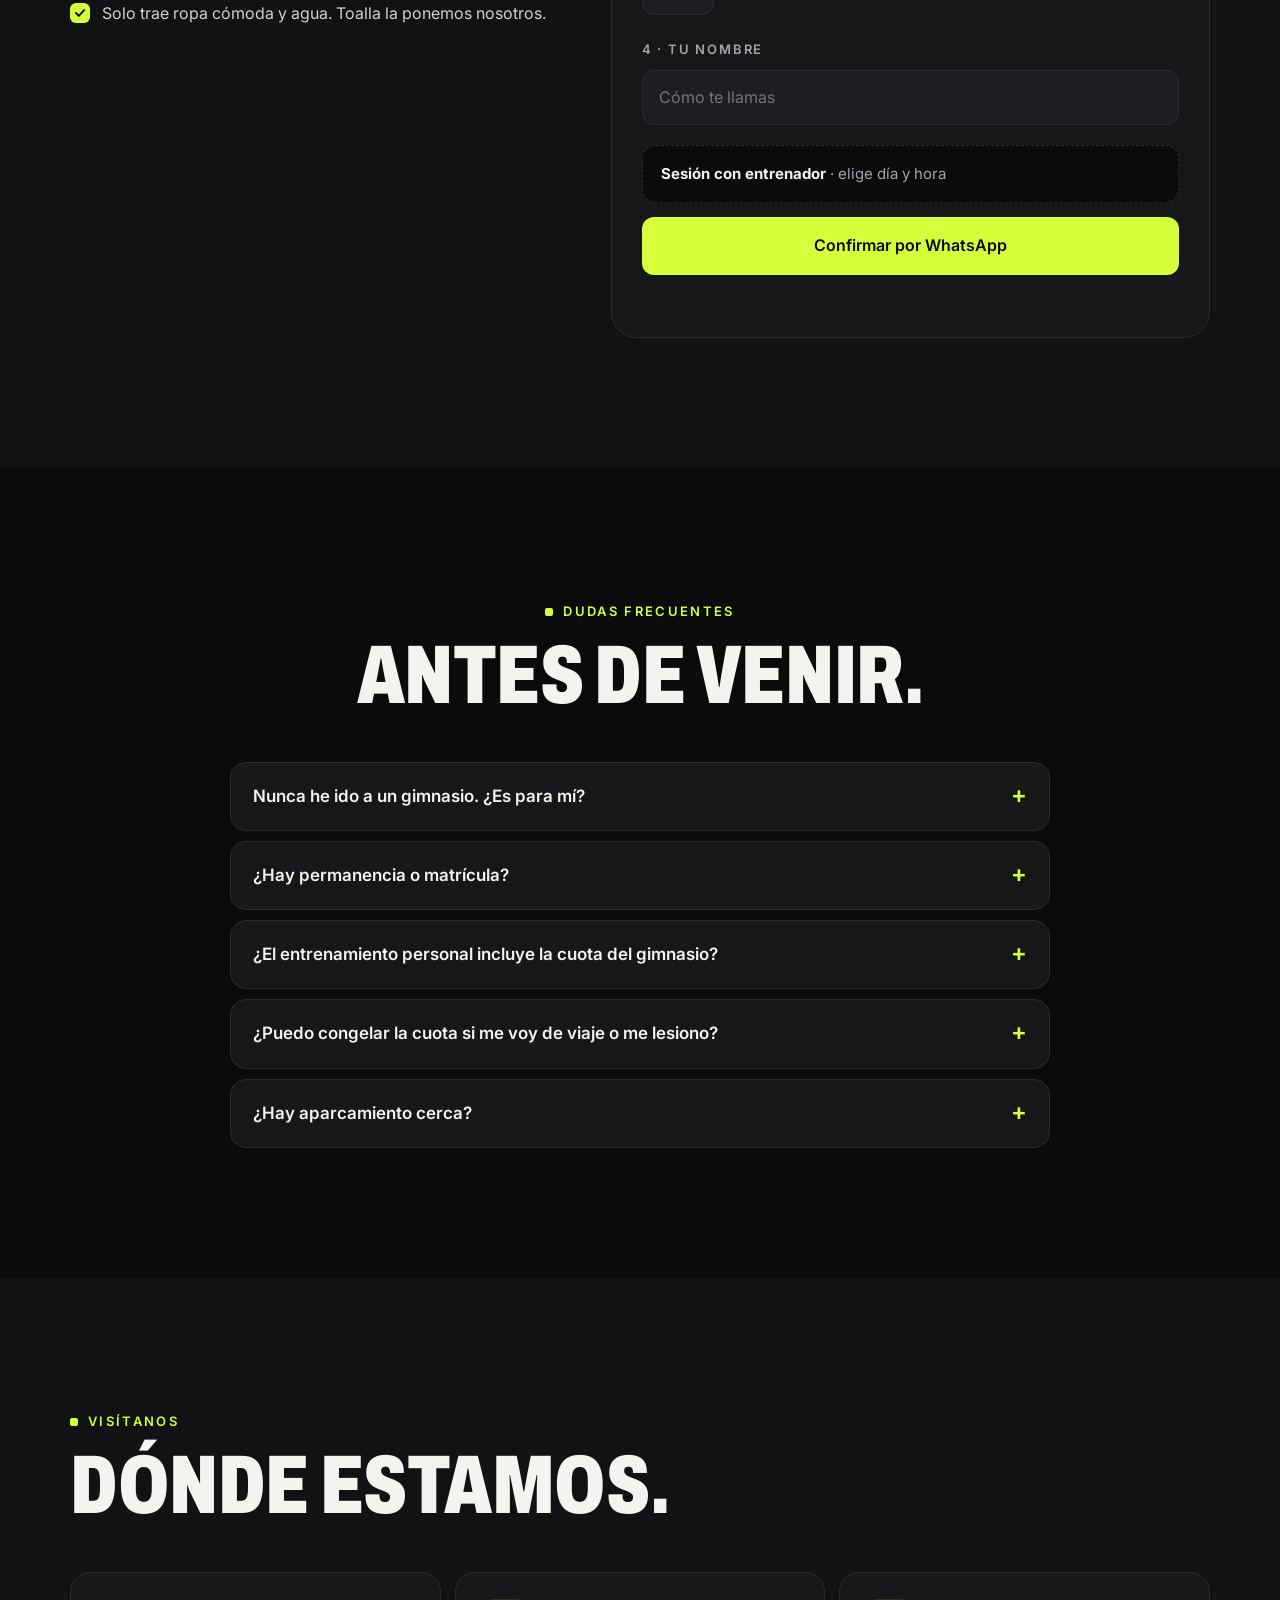
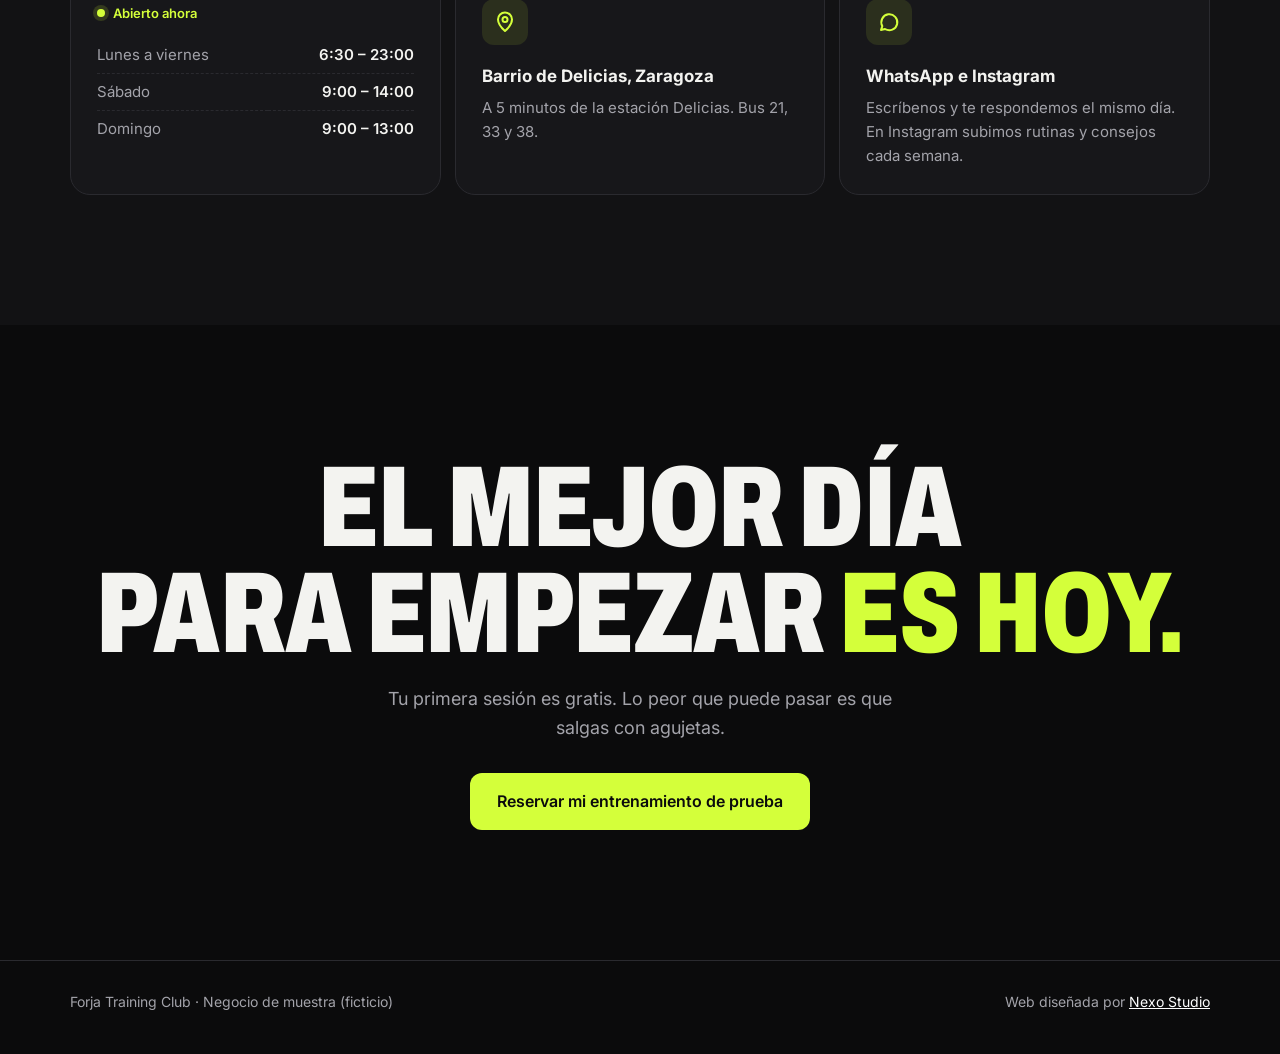
<file: demos/gimnasio/index.html>
<!doctype html>
<html lang="es">
<head>
  <meta charset="utf-8">
  <meta name="viewport" content="width=device-width, initial-scale=1, viewport-fit=cover">
  <title>Forja Training Club · Demo de gimnasio · Nexo Studio</title>
  <meta name="description" content="Web de muestra para un gimnasio con entrenamiento personal, diseñada por Nexo Studio. Tarifas, horario de clases, test de plan y clase de prueba por WhatsApp.">
  <meta name="robots" content="noindex">
  <meta name="theme-color" content="#0b0b0c">
  <link rel="icon" href="../../assets/img/favicon.png">
  <link rel="preconnect" href="https://fonts.googleapis.com">
  <link rel="preconnect" href="https://fonts.gstatic.com" crossorigin>
  <link href="https://fonts.googleapis.com/css2?family=Archivo:wdth,wght@62..125,500..900&family=Inter:wght@400;500;600&display=swap" rel="stylesheet">
  <style>
    :root { --bg: #0b0b0c; --bg-2: #121214; --card: #17171a; --card-2: #1e1e22; --line: #2a2a2f; --text: #f3f3f0; --muted: #a3a3aa; --volt: #d4ff3a; --volt-2: #b8e61f; --ink: #0b0b0c; }
    * { box-sizing: border-box; }
    html { scroll-behavior: smooth; scroll-padding-top: 110px; }
    body { margin: 0; font-family: Inter, system-ui, sans-serif; color: var(--text); background: var(--bg); line-height: 1.6; font-size: 16px; -webkit-font-smoothing: antialiased; overflow-x: clip; }
    a { color: inherit; }
    img { display: block; max-width: 100%; }
    h1, h2, h3, .display { font-family: Archivo, Impact, sans-serif; font-stretch: 72%; font-weight: 850; text-transform: uppercase; line-height: .92; letter-spacing: -.005em; margin: 0; }
    p { margin: 0; }
    .wrap { max-width: 1180px; margin: 0 auto; padding: 0 20px; }
    .volt { color: var(--volt); }

    .demo-bar { position: fixed; z-index: 100; top: 0; left: 0; right: 0; display: flex; align-items: center; justify-content: center; gap: 12px; flex-wrap: wrap; padding: 8px 16px; background: #0b1230; color: #dfe5f7; font-size: 13px; text-align: center; }
    .demo-bar b { color: #fff; }
    .demo-bar > span { white-space: nowrap; overflow: hidden; text-overflow: ellipsis; min-width: 0; }
    @media (max-width: 560px) { .demo-bar { flex-wrap: nowrap; font-size: 12px; gap: 10px; padding: 8px 12px; } }
    .demo-bar a { color: #fff; background: linear-gradient(120deg, #19c8ff, #1f5bff); padding: 4px 12px; border-radius: 99px; text-decoration: none; font-weight: 600; white-space: nowrap; }

    /* Navegación */
    .nav { position: fixed; z-index: 50; top: 37px; left: 0; right: 0; transition: background .3s, border-color .3s; border-bottom: 1px solid transparent; }
    .nav.solid { background: rgba(11, 11, 12, .86); backdrop-filter: blur(14px); border-bottom-color: var(--line); }
    .nav__in { display: flex; align-items: center; justify-content: space-between; height: 68px; gap: 20px; }
    .brand { text-decoration: none; display: flex; align-items: center; gap: 10px; }
    .brand__mark { width: 34px; height: 34px; border-radius: 9px; background: var(--volt); color: var(--ink); display: grid; place-items: center; font-family: Archivo, sans-serif; font-stretch: 72%; font-weight: 900; font-size: 22px; }
    .brand__txt { font-family: Archivo, sans-serif; font-stretch: 72%; font-weight: 900; font-size: 24px; letter-spacing: .02em; text-transform: uppercase; line-height: 1; }
    .brand__txt small { display: block; font-family: Inter, sans-serif; font-stretch: 100%; font-size: 9.5px; font-weight: 600; letter-spacing: .3em; color: var(--muted); margin-top: 3px; }
    .nav__links { display: flex; gap: 26px; }
    .nav__links a { text-decoration: none; color: #cfcfd4; font-size: 15px; font-weight: 500; transition: color .2s; }
    .nav__links a:hover { color: var(--volt); }

    .btn { display: inline-flex; align-items: center; justify-content: center; gap: 8px; padding: 15px 26px; border-radius: 12px; font: inherit; font-weight: 600; text-decoration: none; cursor: pointer; border: 1.5px solid transparent; transition: transform .2s, background .2s, color .2s, border-color .2s; }
    .btn:hover { transform: translateY(-2px); }
    .btn--volt { background: var(--volt); color: var(--ink); }
    .btn--volt:hover { background: #e2ff70; }
    .btn--line { border-color: rgba(255, 255, 255, .35); color: #fff; background: rgba(255, 255, 255, .04); }
    .btn--line:hover { border-color: #fff; }
    .btn--sm { padding: 10px 18px; font-size: 14px; border-radius: 10px; }
    .btn svg { width: 18px; height: 18px; }

    /* Portada */
    .hero { position: relative; min-height: 100svh; display: flex; align-items: flex-end; padding: 160px 0 70px; overflow: hidden; isolation: isolate; }
    .hero__bg { position: absolute; inset: 0; z-index: -2; overflow: hidden; }
    .hero__bg img { position: absolute; inset: -6% 0; width: 100%; height: 112%; object-fit: cover; object-position: 60% 50%; will-change: transform; animation: zoomIn 2.2s cubic-bezier(.2, .7, .2, 1) both; }
    @keyframes zoomIn { from { opacity: 0; filter: brightness(.4); } }
    .hero::after { content: ""; position: absolute; inset: 0; z-index: -1; background: linear-gradient(90deg, rgba(11, 11, 12, .92) 0%, rgba(11, 11, 12, .65) 45%, rgba(11, 11, 12, .15) 100%), linear-gradient(0deg, var(--bg) 0%, transparent 35%); }
    .eyebrow { display: inline-flex; gap: 10px; align-items: center; font-size: 13px; font-weight: 600; text-transform: uppercase; letter-spacing: .18em; color: var(--volt); }
    .eyebrow::before { content: ""; width: 8px; height: 8px; border-radius: 2px; background: var(--volt); }
    .hero h1 { font-size: clamp(64px, 11vw, 160px); margin: 20px 0 22px; }
    .hero p.lead { font-size: clamp(17px, 1.6vw, 20px); color: #d6d6da; max-width: 540px; }
    .hero__ctas { display: flex; flex-wrap: wrap; gap: 12px; margin-top: 32px; }
    .hero__meta { display: flex; flex-wrap: wrap; gap: 14px 40px; margin-top: 48px; padding-top: 26px; border-top: 1px solid rgba(255, 255, 255, .14); font-size: 14px; color: var(--muted); max-width: 640px; }
    .hero__meta b { display: block; font-family: Archivo, sans-serif; font-stretch: 72%; font-weight: 850; font-size: 38px; color: #fff; line-height: 1; margin-bottom: 4px; }
    .hero__in > * { animation: up 1s cubic-bezier(.2, .7, .2, 1) both; }
    .hero__in > :nth-child(2) { animation-delay: .12s; } .hero__in > :nth-child(3) { animation-delay: .24s; } .hero__in > :nth-child(4) { animation-delay: .36s; } .hero__in > :nth-child(5) { animation-delay: .48s; }
    @keyframes up { from { opacity: 0; transform: translateY(30px); } }
    .js [data-reveal] { opacity: 0; transform: translateY(34px); transition: opacity .9s cubic-bezier(.2, .7, .2, 1), transform .9s cubic-bezier(.2, .7, .2, 1); }
    .js [data-reveal].in { opacity: 1; transform: none; }

    /* Cinta */
    .ticker-wrap { overflow: hidden; padding: 12px 0; margin-top: -2px; }
    .ticker { background: var(--volt); color: var(--ink); overflow: hidden; padding: 14px 0; transform: rotate(-1.2deg) scale(1.03); }
    .ticker__track { display: flex; gap: 0; width: max-content; animation: tick 28s linear infinite; }
    .ticker span { font-family: Archivo, sans-serif; font-stretch: 72%; font-weight: 900; font-size: 26px; text-transform: uppercase; white-space: nowrap; padding: 0 22px; }
    .ticker span::after { content: "✕"; margin-left: 44px; font-size: 16px; vertical-align: middle; }
    @keyframes tick { to { transform: translateX(-50%); } }

    .section { padding: clamp(80px, 11vw, 130px) 0; }
    .section--alt { background: var(--bg-2); }
    .head { display: flex; justify-content: space-between; align-items: flex-end; gap: 30px; flex-wrap: wrap; margin-bottom: 48px; }
    .head h2, .h2 { font-size: clamp(46px, 6.5vw, 84px); margin-top: 14px; }
    .head p { color: var(--muted); max-width: 430px; }

    /* Dos formas */
    .ways { display: grid; grid-template-columns: 1fr 1fr; gap: 18px; }
    .way { position: relative; min-height: 520px; border-radius: 26px; overflow: hidden; display: flex; flex-direction: column; justify-content: flex-end; padding: 32px; text-decoration: none; isolation: isolate; border: 1px solid var(--line); }
    .way img { position: absolute; inset: 0; width: 100%; height: 100%; object-fit: cover; z-index: -2; transition: transform 1.2s cubic-bezier(.2, .7, .2, 1); }
    .way::after { content: ""; position: absolute; inset: 0; z-index: -1; background: linear-gradient(0deg, rgba(11, 11, 12, .96) 8%, rgba(11, 11, 12, .2) 70%); }
    .way:hover img { transform: scale(1.05); }
    .way__tag { align-self: flex-start; font-size: 12px; font-weight: 600; letter-spacing: .14em; text-transform: uppercase; padding: 6px 12px; border-radius: 99px; background: rgba(255, 255, 255, .12); backdrop-filter: blur(8px); margin-bottom: auto; }
    .way h3 { font-size: clamp(40px, 4.6vw, 60px); margin-bottom: 12px; }
    .way p { color: #cfcfd4; max-width: 420px; }
    .way__foot { display: flex; justify-content: space-between; align-items: center; gap: 12px; margin-top: 22px; padding-top: 18px; border-top: 1px solid rgba(255, 255, 255, .16); }
    .way__foot b { font-family: Archivo, sans-serif; font-stretch: 72%; font-size: 30px; font-weight: 850; }
    .way__foot small { color: var(--muted); font-size: 13px; }
    .arrow { width: 46px; height: 46px; border-radius: 50%; display: grid; place-items: center; background: var(--volt); color: var(--ink); font-size: 22px; transition: transform .3s; flex: none; }
    .way:hover .arrow { transform: rotate(-45deg); }

    /* Entrenamiento personal */
    .coach { display: grid; grid-template-columns: .85fr 1.15fr; gap: 60px; align-items: center; }
    .coach__photo { position: relative; border-radius: 26px; overflow: hidden; aspect-ratio: 4 / 5; }
    .coach__photo img { position: absolute; inset: 0; width: 100%; height: 100%; object-fit: cover; object-position: 50% 30%; }
    .coach__card { position: absolute; left: 16px; right: 16px; bottom: 16px; padding: 16px 18px; border-radius: 16px; background: rgba(11, 11, 12, .78); backdrop-filter: blur(12px); border: 1px solid rgba(255, 255, 255, .1); }
    .coach__card b { font-family: Archivo, sans-serif; font-stretch: 72%; font-size: 26px; font-weight: 850; text-transform: uppercase; display: block; line-height: 1.05; }
    .coach__card span { font-size: 14px; color: var(--muted); }
    .coach__badge { position: absolute; top: 16px; right: 16px; background: var(--volt); color: var(--ink); font-weight: 700; font-size: 13px; padding: 8px 12px; border-radius: 10px; }
    .coach p.big { font-size: 19px; color: #d6d6da; margin-top: 20px; }
    .stats { display: grid; grid-template-columns: repeat(3, 1fr); gap: 12px; margin: 34px 0; }
    .stat { background: var(--card); border: 1px solid var(--line); border-radius: 18px; padding: 18px; }
    .stat b { font-family: Archivo, sans-serif; font-stretch: 72%; font-weight: 850; font-size: 46px; line-height: 1; color: var(--volt); display: block; }
    .stat span { font-size: 13.5px; color: var(--muted); }
    .method { list-style: none; padding: 0; margin: 0; display: grid; grid-template-columns: 1fr 1fr; gap: 12px; counter-reset: m; }
    .method li { counter-increment: m; background: var(--card); border: 1px solid var(--line); border-radius: 18px; padding: 20px; font-size: 15px; color: var(--muted); transition: border-color .3s, transform .3s; }
    .method li:hover { border-color: var(--volt); transform: translateY(-3px); }
    .method li::before { content: "0" counter(m); display: block; font-family: Archivo, sans-serif; font-stretch: 72%; font-weight: 900; font-size: 18px; color: var(--volt); margin-bottom: 8px; }
    .method b { display: block; color: var(--text); font-size: 16px; margin-bottom: 4px; }

    .goals { display: flex; flex-wrap: wrap; gap: 10px; margin-top: 60px; justify-content: center; }
    .goal { padding: 12px 20px; border-radius: 99px; border: 1px solid var(--line); background: var(--card); font-weight: 500; font-size: 15px; }
    .goal::before { content: "✓"; color: var(--volt); margin-right: 8px; font-weight: 700; }

    /* Sala: la foto se abre al bajar */
    .studio { position: relative; height: 86vh; min-height: 480px; }
    .studio__frame { position: absolute; inset: 0; overflow: hidden; clip-path: inset(calc((1 - var(--g, 1)) * 10%) calc((1 - var(--g, 1)) * 18%) round calc(26px + (1 - var(--g, 1)) * 40px)); }
    .studio__frame img { position: absolute; inset: -10% 0; width: 100%; height: 120%; object-fit: cover; }
    .studio__frame::after { content: ""; position: absolute; inset: 0; background: linear-gradient(0deg, rgba(11, 11, 12, .85), transparent 60%); }
    .studio__text { position: absolute; z-index: 2; left: 0; right: 0; bottom: 9%; text-align: center; padding: 0 20px; opacity: calc(var(--g, 1) * 1.6 - .6); }
    .studio__text h2 { font-size: clamp(48px, 8vw, 110px); }
    .studio__text p { color: #d6d6da; margin-top: 12px; font-size: 18px; }

    .features { display: grid; grid-template-columns: repeat(3, 1fr); gap: 14px; }
    .feat { background: var(--card); border: 1px solid var(--line); border-radius: 20px; padding: 26px; }
    .feat__ico { width: 46px; height: 46px; border-radius: 12px; background: rgba(212, 255, 58, .1); color: var(--volt); display: grid; place-items: center; margin-bottom: 18px; }
    .feat__ico svg { width: 24px; height: 24px; }
    .feat h3 { font-size: 28px; margin-bottom: 8px; }
    .feat p { color: var(--muted); font-size: 15px; }
    .gallery { display: grid; grid-template-columns: 1.3fr 1fr 1fr; gap: 14px; margin-top: 14px; }
    .shot { position: relative; margin: 0; border-radius: 20px; overflow: hidden; aspect-ratio: 4 / 5; }
    .shot:first-child { aspect-ratio: auto; }
    .shot img { width: 100%; height: 100%; object-fit: cover; transition: transform 1.2s cubic-bezier(.2, .7, .2, 1); }
    .shot:hover img { transform: scale(1.06); }
    .shot figcaption { position: absolute; left: 12px; bottom: 12px; padding: 7px 14px; border-radius: 99px; background: rgba(11, 11, 12, .8); backdrop-filter: blur(8px); font-size: 13.5px; font-weight: 600; }

    /* Horario */
    .tabs { display: flex; gap: 8px; flex-wrap: wrap; margin-bottom: 22px; }
    .tab { font: inherit; font-weight: 600; font-size: 15px; padding: 11px 18px; border-radius: 12px; border: 1px solid var(--line); background: var(--card); color: var(--text); cursor: pointer; transition: all .2s; }
    .tab:hover { border-color: #55555c; }
    .tab[aria-selected="true"] { background: var(--volt); color: var(--ink); border-color: var(--volt); }
    .tab small { display: block; font-size: 11px; font-weight: 500; opacity: .7; }
    .classes { display: grid; gap: 10px; }
    .cls { display: grid; grid-template-columns: 90px 1fr auto auto; gap: 20px; align-items: center; background: var(--card); border: 1px solid var(--line); border-radius: 16px; padding: 16px 20px; animation: up .5s cubic-bezier(.2, .7, .2, 1) both; }
    .cls__time { font-family: Archivo, sans-serif; font-stretch: 72%; font-weight: 850; font-size: 28px; }
    .cls__name b { display: block; font-size: 17px; }
    .cls__name span { color: var(--muted); font-size: 14px; }
    .lvl { font-size: 12px; font-weight: 600; padding: 5px 10px; border-radius: 99px; border: 1px solid var(--line); color: var(--muted); white-space: nowrap; }
    .spots { font-size: 13.5px; font-weight: 600; white-space: nowrap; }
    .spots--low { color: #ffb23a; }
    .spots--full { color: #ff6b5a; }
    .spots--ok { color: var(--volt); }

    /* Tarifas */
    .switch { display: inline-flex; padding: 5px; border-radius: 14px; background: var(--card); border: 1px solid var(--line); margin-bottom: 30px; }
    .switch button { font: inherit; font-weight: 600; font-size: 15px; padding: 11px 20px; border-radius: 10px; border: 0; background: transparent; color: var(--muted); cursor: pointer; transition: all .25s; }
    .switch button[aria-pressed="true"] { background: var(--volt); color: var(--ink); }
    .plans { display: grid; grid-template-columns: repeat(3, 1fr); gap: 16px; }
    .plans[hidden] { display: none; }
    .plan { background: var(--card); border: 1px solid var(--line); border-radius: 24px; padding: 30px; display: flex; flex-direction: column; animation: up .6s cubic-bezier(.2, .7, .2, 1) both; }
    .plan:nth-child(2) { animation-delay: .08s; } .plan:nth-child(3) { animation-delay: .16s; }
    .plan--feat { background: linear-gradient(160deg, #22261a, var(--card) 60%); border-color: var(--volt); position: relative; }
    .plan--feat::before { content: attr(data-flag); position: absolute; top: -13px; left: 30px; background: var(--volt); color: var(--ink); font-size: 12px; font-weight: 700; padding: 5px 12px; border-radius: 99px; text-transform: uppercase; letter-spacing: .08em; }
    .plan h3 { font-size: 30px; }
    .plan .desc { color: var(--muted); font-size: 15px; margin-top: 6px; min-height: 48px; }
    .price { margin: 22px 0; display: flex; align-items: baseline; gap: 6px; }
    .price b { font-family: Archivo, sans-serif; font-stretch: 72%; font-weight: 900; font-size: 64px; line-height: 1; }
    .price span { color: var(--muted); font-size: 15px; }
    .plan ul { list-style: none; padding: 0; margin: 0 0 26px; display: grid; gap: 10px; font-size: 15px; }
    .plan li { display: flex; gap: 10px; }
    .plan li::before { content: "✓"; color: var(--volt); font-weight: 700; }
    .plan .btn { margin-top: auto; width: 100%; }
    .plan:not(.plan--feat) .btn { background: var(--card-2); color: var(--text); border-color: var(--line); }
    .plan:not(.plan--feat) .btn:hover { border-color: var(--volt); }
    .note { margin-top: 22px; color: var(--muted); font-size: 14.5px; text-align: center; }
    .note b { color: var(--text); }

    /* Test de plan */
    .quiz { display: grid; grid-template-columns: .9fr 1.1fr; gap: 50px; align-items: center; }
    .quiz__box { background: var(--card); border: 1px solid var(--line); border-radius: 26px; padding: 30px; min-height: 380px; position: relative; overflow: hidden; }
    .quiz__bar { height: 4px; border-radius: 4px; background: var(--line); margin-bottom: 26px; overflow: hidden; }
    .quiz__bar i { display: block; height: 100%; width: 0; background: var(--volt); transition: width .5s cubic-bezier(.2, .7, .2, 1); }
    .quiz__q { font-size: clamp(30px, 3.4vw, 40px); margin-bottom: 22px; }
    .opts { display: grid; gap: 10px; }
    .opt { font: inherit; font-size: 16px; font-weight: 500; text-align: left; padding: 16px 18px; border-radius: 14px; border: 1px solid var(--line); background: var(--card-2); color: var(--text); cursor: pointer; display: flex; justify-content: space-between; align-items: center; transition: all .2s; }
    .opt::after { content: "→"; color: var(--muted); transition: transform .2s, color .2s; }
    .opt:hover { border-color: var(--volt); }
    .opt:hover::after { color: var(--volt); transform: translateX(4px); }
    .quiz__step { animation: up .45s cubic-bezier(.2, .7, .2, 1) both; }
    .result__tag { font-size: 13px; font-weight: 600; letter-spacing: .14em; text-transform: uppercase; color: var(--volt); }
    .result h3 { font-size: clamp(38px, 4vw, 54px); margin: 10px 0 12px; }
    .result p { color: #d0d0d5; }
    .result .price { margin: 18px 0; }
    .result__ctas { display: flex; flex-wrap: wrap; gap: 10px; margin-top: 8px; }
    .linkbtn { font: inherit; background: none; border: 0; color: var(--muted); text-decoration: underline; cursor: pointer; padding: 15px 6px; }

    /* Opiniones */
    .reviews { display: grid; grid-template-columns: repeat(3, 1fr); gap: 16px; }
    .review { background: var(--card); border: 1px solid var(--line); border-radius: 22px; padding: 26px; display: flex; flex-direction: column; gap: 16px; }
    .review__res { align-self: flex-start; background: rgba(212, 255, 58, .1); color: var(--volt); font-weight: 700; font-size: 14px; padding: 7px 12px; border-radius: 10px; }
    .review q { font-size: 16.5px; color: #dcdce0; quotes: "“" "”"; }
    .review footer { margin-top: auto; display: flex; align-items: center; gap: 12px; font-size: 14px; color: var(--muted); padding: 0; background: none; }
    .avatar { width: 40px; height: 40px; border-radius: 50%; display: grid; place-items: center; font-weight: 700; color: var(--ink); flex: none; }
    .review footer b { color: var(--text); display: block; }
    .stars { color: #ffc93a; letter-spacing: 2px; font-size: 14px; }
    .gscore { display: flex; align-items: center; gap: 14px; background: var(--card); border: 1px solid var(--line); border-radius: 16px; padding: 14px 18px; }
    .gscore b { font-family: Archivo, sans-serif; font-stretch: 72%; font-weight: 900; font-size: 40px; line-height: 1; }
    .gscore span { font-size: 13px; color: var(--muted); }

    /* Prueba gratis */
    .booking { display: grid; grid-template-columns: .9fr 1.1fr; gap: 50px; align-items: start; }
    .panel { background: var(--card); border: 1px solid var(--line); border-radius: 26px; padding: 30px; }
    .step { font-size: 13px; font-weight: 600; text-transform: uppercase; letter-spacing: .14em; color: var(--muted); margin: 0 0 10px; }
    .chips, .days, .slots { display: flex; flex-wrap: wrap; gap: 8px; margin-bottom: 24px; }
    .chip { font: inherit; font-size: 14px; font-weight: 500; padding: 10px 15px; border-radius: 12px; border: 1px solid var(--line); background: var(--card-2); color: var(--text); cursor: pointer; transition: all .2s; }
    .chip:hover { border-color: #66666e; }
    .chip[aria-pressed="true"] { background: var(--volt); border-color: var(--volt); color: var(--ink); }
    .day { display: flex; flex-direction: column; align-items: center; min-width: 60px; padding: 10px 8px; line-height: 1.2; }
    .day b { font-size: 20px; }
    .day small { font-size: 11px; text-transform: uppercase; letter-spacing: .08em; opacity: .75; }
    .slot[disabled] { opacity: .3; text-decoration: line-through; cursor: not-allowed; }
    .field { width: 100%; font: inherit; font-size: 16px; padding: 14px 16px; border-radius: 12px; border: 1px solid var(--line); background: var(--card-2); color: var(--text); margin-bottom: 20px; }
    .field:focus { outline: 2px solid var(--volt); outline-offset: 1px; }
    .summary { padding: 16px 18px; border-radius: 14px; background: var(--bg); border: 1px dashed var(--line); font-size: 15px; color: var(--muted); }
    .summary b { color: var(--text); }
    .panel .btn { width: 100%; margin-top: 14px; }
    .toast { margin-top: 12px; font-size: 14px; color: var(--volt); min-height: 1.4em; }
    .why { list-style: none; padding: 0; margin: 30px 0 0; display: grid; gap: 14px; }
    .why li { display: flex; gap: 12px; align-items: flex-start; color: #d0d0d5; }
    .why li::before { content: ""; width: 20px; height: 20px; flex: none; margin-top: 2px; border-radius: 6px; background: var(--volt) url("data:image/svg+xml,%3Csvg xmlns='http://www.w3.org/2000/svg' viewBox='0 0 24 24' fill='none' stroke='%230b0b0c' stroke-width='3.2' stroke-linecap='round' stroke-linejoin='round'%3E%3Cpath d='M5 12l5 5 9-10'/%3E%3C/svg%3E") center / 14px no-repeat; }

    /* Preguntas */
    .faq { max-width: 820px; margin: 0 auto; display: grid; gap: 10px; }
    .faq details { background: var(--card); border: 1px solid var(--line); border-radius: 16px; padding: 0 22px; transition: border-color .2s; }
    .faq details[open] { border-color: #45454c; }
    .faq summary { cursor: pointer; list-style: none; padding: 20px 0; font-weight: 600; font-size: 17px; display: flex; justify-content: space-between; gap: 16px; }
    .faq summary::-webkit-details-marker { display: none; }
    .faq summary::after { content: "+"; color: var(--volt); font-size: 24px; line-height: 1; transition: transform .25s; }
    .faq details[open] summary::after { transform: rotate(45deg); }
    .faq details p { color: var(--muted); padding: 0 0 20px; }

    /* Visítanos */
    .visit { display: grid; grid-template-columns: repeat(3, 1fr); gap: 14px; }
    .visit .feat b { display: block; font-size: 17px; margin-bottom: 6px; }
    .hours { width: 100%; border-collapse: collapse; font-size: 15px; }
    .hours td { padding: 6px 0; border-bottom: 1px dashed var(--line); color: var(--muted); }
    .hours td:last-child { text-align: right; color: var(--text); font-weight: 600; }
    .hours tr:last-child td { border-bottom: 0; }
    .open-now { display: inline-flex; align-items: center; gap: 8px; font-size: 13px; font-weight: 600; margin-bottom: 14px; }
    .open-now::before { content: ""; width: 8px; height: 8px; border-radius: 50%; background: currentColor; box-shadow: 0 0 0 4px rgba(212, 255, 58, .15); }

    .cta-final { text-align: center; }
    .cta-final h2 { font-size: clamp(54px, 9vw, 130px); }
    .cta-final p { color: var(--muted); font-size: 18px; margin: 18px auto 30px; max-width: 520px; }

    .fab { position: fixed; z-index: 40; right: 18px; bottom: 18px; width: 58px; height: 58px; border-radius: 50%; background: #25d366; color: #fff; display: grid; place-items: center; box-shadow: 0 14px 30px -10px rgba(0, 0, 0, .6); transition: transform .2s; }
    .fab:hover { transform: scale(1.07); }
    .fab svg { width: 30px; height: 30px; }

    .site-foot { border-top: 1px solid var(--line); color: var(--muted); padding: 30px 0 40px; font-size: 14px; }
    .site-foot .wrap { display: flex; justify-content: space-between; gap: 10px; flex-wrap: wrap; }
    .site-foot a { color: #fff; }

    @media (max-width: 960px) {
      .nav__links { display: none; }
      .ways, .coach, .quiz, .booking { grid-template-columns: 1fr; }
      .coach { gap: 40px; }
      .coach__photo { max-width: 480px; }
      .features, .plans, .reviews, .visit { grid-template-columns: 1fr 1fr; }
      .gallery { grid-template-columns: 1fr 1fr; }
      .gallery .shot:first-child { grid-column: 1 / -1; aspect-ratio: 16 / 10; }
    }
    @media (max-width: 640px) {
      .hero { padding-bottom: 50px; }
      .hero::after { background: linear-gradient(0deg, rgba(11, 11, 12, .97) 10%, rgba(11, 11, 12, .55) 60%, rgba(11, 11, 12, .35) 100%); }
      .hero__meta { gap: 14px 28px; }
      .hero__meta b { font-size: 32px; }
      .hero__ctas .btn { flex: 1 1 100%; }
      .way { min-height: 440px; padding: 24px; }
      .features, .plans, .reviews, .visit, .method { grid-template-columns: 1fr; }
      .stats { grid-template-columns: repeat(3, 1fr); gap: 8px; }
      .stat { padding: 14px 12px; }
      .stat b { font-size: 36px; }
      .stat span { font-size: 12px; }
      .gallery { grid-template-columns: 1fr 1fr; }
      .cls { grid-template-columns: 70px 1fr; gap: 6px 14px; padding: 14px 16px; }
      .cls__time { font-size: 24px; grid-row: span 2; }
      .cls .lvl, .cls .spots { justify-self: start; }
      .cls > :nth-child(3) { display: none; }
      .switch { display: flex; }
      .switch button { flex: 1; padding: 11px 10px; font-size: 14px; }
      .studio { height: 70vh; }
      .panel, .quiz__box { padding: 22px; }
      .tabs { flex-wrap: nowrap; overflow-x: auto; margin: 0 -20px 22px; padding: 0 20px 4px; scrollbar-width: none; }
      .tab { flex: none; }
    }
    @media (prefers-reduced-motion: reduce) {
      .ticker__track, .hero__bg img, .hero__in > * { animation: none; }
      html { scroll-behavior: auto; }
    }
  </style>
</head>
<body>
  <div class="demo-bar"><span><b>Web de muestra</b> diseñada por Nexo Studio</span><a href="https://wa.me/34711591734?text=Hola,%20he%20visto%20la%20demo%20de%20gimnasio%20y%20quiero%20una%20web%20as%C3%AD" target="_blank" rel="noopener">Quiero una así</a></div>

  <header class="nav" id="nav">
    <div class="wrap nav__in">
      <a class="brand" href="#inicio" aria-label="Forja Training Club, inicio"><span class="brand__mark">F</span><span class="brand__txt">Forja<small>Training Club</small></span></a>
      <nav class="nav__links"><a href="#personal">Entrenador personal</a><a href="#gimnasio">Gimnasio</a><a href="#horario">Clases</a><a href="#tarifas">Tarifas</a><a href="#visitanos">Contacto</a></nav>
      <a class="btn btn--volt btn--sm" href="#prueba">Prueba gratis</a>
    </div>
  </header>

  <main>
    <section class="hero" id="inicio">
      <div class="hero__bg"><img src="../img/gym-hero.webp" alt="Atleta preparando un peso muerto con barra olímpica" data-parallax="0.12" data-scale="1.05" fetchpriority="high"></div>
      <div class="wrap">
        <div class="hero__in">
          <span class="eyebrow">Gimnasio y entrenamiento personal · Zaragoza</span>
          <h1>Más fuerte<br>cada <span class="volt">semana.</span></h1>
          <p class="lead">Sala de fuerza completa, clases en grupos pequeños y entrenamiento personal 1 a 1. Un plan hecho para ti, no una rutina copiada de internet.</p>
          <div class="hero__ctas">
            <a class="btn btn--volt" href="#prueba">Reservar mi entrenamiento de prueba</a>
            <a class="btn btn--line" href="#plan">¿Qué plan me encaja?</a>
          </div>
          <div class="hero__meta">
            <span><b>4,9 ★</b>128 reseñas en Google</span>
            <span><b>400 m²</b>de sala sin esperas</span>
            <span><b>6:30–23</b>abierto de lunes a viernes</span>
          </div>
        </div>
      </div>
    </section>

    <div class="ticker-wrap" aria-hidden="true"><div class="ticker">
      <div class="ticker__track">
        <span>Fuerza</span><span>Pérdida de grasa</span><span>Hipertrofia</span><span>Movilidad</span><span>Readaptación</span><span>Oposiciones</span><span>Salud +50</span>
        <span>Fuerza</span><span>Pérdida de grasa</span><span>Hipertrofia</span><span>Movilidad</span><span>Readaptación</span><span>Oposiciones</span><span>Salud +50</span>
      </div>
    </div></div>

    <section class="section" id="formas">
      <div class="wrap">
        <div class="head">
          <div><span class="eyebrow" data-reveal>Dos formas de entrenar</span><h2 data-reveal>Tú eliges<br>cómo empezar.</h2></div>
          <p data-reveal>Entrena por tu cuenta con todo el material, o con un entrenador que te diga exactamente qué hacer cada día. También puedes combinar las dos.</p>
        </div>
        <div class="ways">
          <a class="way" href="#personal" data-reveal>
            <img src="../img/gym-personal.webp" alt="Entrenador ayudando a un cliente en press de banca" loading="lazy">
            <span class="way__tag">Lo más pedido</span>
            <h3>Entrenamiento<br>personal</h3>
            <p>Sesiones 1 a 1 o en pareja. Técnica, plan a medida y seguimiento por WhatsApp entre sesiones.</p>
            <div class="way__foot"><div><small>Desde</small><br><b>30 € / sesión</b></div><span class="arrow" aria-hidden="true">→</span></div>
          </a>
          <a class="way" href="#gimnasio" data-reveal data-delay="120">
            <img src="../img/gym-curl.webp" alt="Socio entrenando bíceps con barra en la sala" loading="lazy">
            <span class="way__tag">Sin permanencia</span>
            <h3>Cuota de<br>gimnasio</h3>
            <p>Acceso libre a la sala de fuerza, cardio y clases dirigidas. Con valoración inicial incluida.</p>
            <div class="way__foot"><div><small>Desde</small><br><b>29 € / mes</b></div><span class="arrow" aria-hidden="true">→</span></div>
          </a>
        </div>
      </div>
    </section>

    <section class="section section--alt" id="personal">
      <div class="wrap">
        <div class="coach">
          <div class="coach__photo" data-reveal>
            <img src="../img/gym-coach.webp" alt="Álex Romero, entrenador personal de Forja" loading="lazy">
            <span class="coach__badge">Plazas este mes: 3</span>
            <div class="coach__card"><b>Álex Romero</b><span>Fundador y entrenador personal · Grado en CAFYD · +10 años entrenando</span></div>
          </div>
          <div>
            <span class="eyebrow" data-reveal>Entrenamiento personal</span>
            <h2 class="h2" data-reveal>Un entrenador.<br><span class="volt">No una app.</span></h2>
            <p class="big" data-reveal>Monté Forja porque estaba harto de ver a gente pagar un gimnasio y no saber qué hacer al entrar. Aquí cada persona tiene un plan, alguien que le corrige la técnica y que le escribe si un día no aparece.</p>
            <div class="stats">
              <div class="stat" data-reveal><b data-count="220" data-suffix="+">220+</b><span>personas entrenadas</span></div>
              <div class="stat" data-reveal data-delay="100"><b data-count="87" data-suffix="%">87%</b><span>siguen a los 6 meses</span></div>
              <div class="stat" data-reveal data-delay="200"><b data-count="10">10</b><span>años de experiencia</span></div>
            </div>
            <ol class="method">
              <li data-reveal><b>Valoración inicial</b>Hablamos de tu objetivo, lesiones y horarios. Medimos fuerza, movilidad y composición.</li>
              <li data-reveal data-delay="80"><b>Plan a tu medida</b>Entrenamiento para tus días reales y pautas de alimentación sin dietas imposibles.</li>
              <li data-reveal data-delay="160"><b>Sesiones 1 a 1</b>Te corrijo cada repetición y ajustamos cargas para que progreses sin hacerte daño.</li>
              <li data-reveal data-delay="240"><b>Seguimiento</b>Revisiones cada 4 semanas y WhatsApp directo conmigo para dudas entre sesiones.</li>
            </ol>
          </div>
        </div>
        <div class="goals" data-reveal>
          <span class="goal">Perder grasa</span><span class="goal">Ganar músculo</span><span class="goal">Ganar fuerza</span><span class="goal">Volver tras una lesión</span><span class="goal">Pruebas físicas de oposición</span><span class="goal">Salud a partir de los 50</span><span class="goal">Preparto y posparto</span>
        </div>
      </div>
    </section>

    <section class="studio" data-grow id="gimnasio">
      <div class="studio__frame"><img src="../img/gym-sala.webp" alt="Sala del gimnasio con máquinas de cardio y zona de fuerza" loading="lazy" data-parallax="0.12" data-scale="1"></div>
      <div class="studio__text"><h2>400 m² para<br><span class="volt">entrenar en serio.</span></h2><p>Sin colas para el rack. Sin música a todo volumen. Sin postureo.</p></div>
    </section>

    <section class="section">
      <div class="wrap">
        <div class="head">
          <div><span class="eyebrow" data-reveal>El gimnasio</span><h2 data-reveal>Todo lo que<br>necesitas. Nada más.</h2></div>
          <p data-reveal>Material de calidad, bien mantenido y con un entrenador siempre en sala para resolver dudas.</p>
        </div>
        <div class="features">
          <div class="feat" data-reveal>
            <div class="feat__ico"><svg viewBox="0 0 24 24" fill="none" stroke="currentColor" stroke-width="2" stroke-linecap="round"><path d="M6 7v10M3 9v6M18 7v10M21 9v6M6 12h12"/></svg></div>
            <h3>Zona de fuerza</h3><p>6 jaulas de sentadilla, 2 plataformas de halterofilia y barras olímpicas calibradas.</p>
          </div>
          <div class="feat" data-reveal data-delay="80">
            <div class="feat__ico"><svg viewBox="0 0 24 24" fill="none" stroke="currentColor" stroke-width="2" stroke-linecap="round"><rect x="3" y="9" width="4" height="6" rx="1"/><rect x="17" y="9" width="4" height="6" rx="1"/><path d="M7 12h10"/></svg></div>
            <h3>Peso libre</h3><p>Mancuernas de 2 a 50 kg, kettlebells, bancos regulables y poleas dobles.</p>
          </div>
          <div class="feat" data-reveal data-delay="160">
            <div class="feat__ico"><svg viewBox="0 0 24 24" fill="none" stroke="currentColor" stroke-width="2" stroke-linecap="round" stroke-linejoin="round"><path d="M3 12h4l3-8 4 16 3-8h4"/></svg></div>
            <h3>Cardio</h3><p>Cintas, bicis, remos y SkiErg para calentar o hacer tu sesión de cardio.</p>
          </div>
          <div class="feat" data-reveal>
            <div class="feat__ico"><svg viewBox="0 0 24 24" fill="none" stroke="currentColor" stroke-width="2" stroke-linecap="round"><circle cx="9" cy="8" r="3"/><circle cx="17" cy="9" r="2.5"/><path d="M3 20c0-3.3 2.7-6 6-6s6 2.7 6 6M15 14.5c3 0 6 1.8 6 5.5"/></svg></div>
            <h3>Clases reducidas</h3><p>Máximo 10 personas por clase para que el entrenador pueda corregirte de verdad.</p>
          </div>
          <div class="feat" data-reveal data-delay="80">
            <div class="feat__ico"><svg viewBox="0 0 24 24" fill="none" stroke="currentColor" stroke-width="2" stroke-linecap="round"><rect x="6" y="2" width="12" height="20" rx="3"/><path d="M10 18h4"/></svg></div>
            <h3>Acceso con el móvil</h3><p>Entras con un código en tu móvil y reservas tus clases desde la app del gimnasio.</p>
          </div>
          <div class="feat" data-reveal data-delay="160">
            <div class="feat__ico"><svg viewBox="0 0 24 24" fill="none" stroke="currentColor" stroke-width="2" stroke-linecap="round"><path d="M12 3c3 4 5 6.5 5 9.5a5 5 0 0 1-10 0C7 9.5 9 7 12 3z"/></svg></div>
            <h3>Vestuarios</h3><p>Duchas con agua caliente de verdad, taquillas con candado y secadores.</p>
          </div>
        </div>
        <div class="gallery">
          <figure class="shot" data-reveal><img src="../img/gym-funcional.webp" alt="Entrenamiento con cuerdas de batalla" loading="lazy"><figcaption>Funcional</figcaption></figure>
          <figure class="shot" data-reveal data-delay="100"><img src="../img/gym-fuerza.webp" alt="Socia preparando una sentadilla en la jaula" loading="lazy"><figcaption>Zona de fuerza</figcaption></figure>
          <figure class="shot" data-reveal data-delay="200"><img src="../img/gym-mancuernas.webp" alt="Fila de mancuernas en el soporte" loading="lazy"><figcaption>Peso libre</figcaption></figure>
        </div>
      </div>
    </section>

    <section class="section section--alt" id="horario">
      <div class="wrap">
        <div class="head">
          <div><span class="eyebrow" data-reveal>Clases dirigidas</span><h2 data-reveal>Horario<br>de la semana.</h2></div>
          <p data-reveal>Incluidas en la cuota Club. Grupos de 10 como máximo: reserva tu plaza desde la app.</p>
        </div>
        <div class="tabs" role="tablist" id="tabs"></div>
        <div class="classes" id="classes" role="tabpanel" aria-live="polite"></div>
      </div>
    </section>

    <section class="section" id="tarifas">
      <div class="wrap">
        <div class="head">
          <div><span class="eyebrow" data-reveal>Tarifas</span><h2 data-reveal>Precios claros.<br>Sin letra pequeña.</h2></div>
          <p data-reveal>Sin matrícula este mes y sin permanencia. Si te vas, te vas: lo avisas antes del día 25 y listo.</p>
        </div>
        <div class="switch" role="group" aria-label="Tipo de tarifa">
          <button aria-pressed="true" data-plans="pt">Entrenamiento personal</button>
          <button aria-pressed="false" data-plans="gym">Cuota de gimnasio</button>
        </div>

        <div class="plans" id="plans-pt">
          <div class="plan">
            <h3>Sesión suelta</h3>
            <p class="desc">Para probar, corregir técnica o resolver dudas de tu rutina.</p>
            <div class="price"><b>35 €</b><span>/ sesión</span></div>
            <ul><li>1 hora 1 a 1 con Álex</li><li>Revisión de técnica</li><li>Acceso a sala ese día</li></ul>
            <a class="btn" href="#prueba" data-pick="Sesión con entrenador">Reservar sesión</a>
          </div>
          <div class="plan plan--feat" data-flag="El más elegido">
            <h3>Bono 8 sesiones</h3>
            <p class="desc">Dos sesiones por semana durante un mes. Lo justo para notar el cambio.</p>
            <div class="price"><b>240 €</b><span>/ mes · 30 € sesión</span></div>
            <ul><li>8 sesiones 1 a 1</li><li>Plan de entrenamiento escrito</li><li>Pautas de alimentación</li><li>Cuota de gimnasio incluida</li><li>WhatsApp directo con Álex</li></ul>
            <a class="btn btn--volt" href="#prueba" data-pick="Sesión con entrenador">Empezar con prueba gratis</a>
          </div>
          <div class="plan">
            <h3>Reto 12 semanas</h3>
            <p class="desc">Programa completo para un objetivo concreto con fecha.</p>
            <div class="price"><b>590 €</b><span>/ 3 meses</span></div>
            <ul><li>24 sesiones 1 a 1</li><li>Plan nutricional a medida</li><li>Mediciones cada 2 semanas</li><li>Cuota de gimnasio incluida</li></ul>
            <a class="btn" href="#prueba" data-pick="Sesión con entrenador">Quiero el reto</a>
          </div>
        </div>

        <div class="plans" id="plans-gym" hidden>
          <div class="plan">
            <h3>Libre</h3>
            <p class="desc">Acceso a la sala para entrenar por tu cuenta.</p>
            <div class="price"><b>29 €</b><span>/ mes</span></div>
            <ul><li>Sala de fuerza y cardio</li><li>Horario completo</li><li>Valoración inicial gratis</li></ul>
            <a class="btn" href="#prueba" data-pick="Día de gimnasio">Probar un día gratis</a>
          </div>
          <div class="plan plan--feat" data-flag="Recomendado">
            <h3>Club</h3>
            <p class="desc">Sala y todas las clases dirigidas que quieras.</p>
            <div class="price"><b>39 €</b><span>/ mes</span></div>
            <ul><li>Todo lo de Libre</li><li>Clases ilimitadas</li><li>Plan de inicio de 4 semanas</li><li>Revisión con entrenador cada trimestre</li></ul>
            <a class="btn btn--volt" href="#prueba" data-pick="Clase dirigida">Probar una clase gratis</a>
          </div>
          <div class="plan">
            <h3>Club anual</h3>
            <p class="desc">La cuota Club pagando el año de una vez.</p>
            <div class="price"><b>390 €</b><span>/ año · 2 meses gratis</span></div>
            <ul><li>Todo lo de Club</li><li>Congela la cuota hasta 2 meses</li><li>Camiseta Forja de regalo</li></ul>
            <a class="btn" href="#prueba" data-pick="Clase dirigida">Probar una clase gratis</a>
          </div>
        </div>
        <p class="note" id="plans-note">¿Entrenáis en pareja? <b>22 € por persona y sesión</b>. Pago con tarjeta, Bizum o domiciliación.</p>
      </div>
    </section>

    <section class="section section--alt" id="plan">
      <div class="wrap quiz">
        <div>
          <span class="eyebrow" data-reveal>Test de 20 segundos</span>
          <h2 class="h2" data-reveal>¿Qué plan<br>te encaja?</h2>
          <p style="color:var(--muted);margin-top:18px;max-width:430px" data-reveal>Responde tres preguntas y te decimos por dónde empezar. Sin dar tu email ni tu teléfono.</p>
        </div>
        <div class="quiz__box" data-reveal>
          <div class="quiz__bar"><i id="qbar"></i></div>
          <div id="quiz"></div>
        </div>
      </div>
    </section>

    <section class="section" id="opiniones">
      <div class="wrap">
        <div class="head">
          <div><span class="eyebrow" data-reveal>Resultados</span><h2 data-reveal>Lo cuentan<br>nuestros socios.</h2></div>
          <div class="gscore" data-reveal><b>4,9</b><div><span class="stars">★★★★★</span><br><span>128 reseñas en Google</span></div></div>
        </div>
        <div class="reviews">
          <article class="review" data-reveal>
            <span class="review__res">−11 kg en 5 meses</span>
            <q>Había probado tres gimnasios y en todos lo dejaba al mes. Aquí Álex me escribía si faltaba y eso cambia todo. Por primera vez he sido constante.</q>
            <footer><span class="avatar" style="background:#d4ff3a">L</span><span><b>Laura M.</b><span class="stars">★★★★★</span></span></footer>
          </article>
          <article class="review" data-reveal data-delay="100">
            <span class="review__res">De 0 a 8 dominadas</span>
            <q>Me preparé las pruebas físicas de bombero con el reto de 12 semanas. Llegué con margen en todas. Plan claro y cero tonterías.</q>
            <footer><span class="avatar" style="background:#7fd3ff">J</span><span><b>Javier R.</b><span class="stars">★★★★★</span></span></footer>
          </article>
          <article class="review" data-reveal data-delay="200">
            <span class="review__res">Adiós al dolor de espalda</span>
            <q>Con 58 años me daba miedo levantar peso. Empezamos poco a poco y ahora hago sentadilla con barra. Ojalá hubiera venido antes.</q>
            <footer><span class="avatar" style="background:#ffb38a">P</span><span><b>Pilar G.</b><span class="stars">★★★★★</span></span></footer>
          </article>
        </div>
      </div>
    </section>

    <section class="section section--alt" id="prueba">
      <div class="wrap booking">
        <div>
          <span class="eyebrow">Primera sesión gratis</span>
          <h2 class="h2" style="margin-top:14px">Ven a<br><span class="volt">probar.</span></h2>
          <p style="color:var(--muted);margin-top:18px;max-width:430px">Elige qué quieres probar, día y hora. Te confirmamos por WhatsApp en menos de una hora.</p>
          <ul class="why">
            <li>Sin compromiso: si no te convence, no pagas nada.</li>
            <li>Te enseñamos la sala y hacemos tu valoración inicial.</li>
            <li>Solo trae ropa cómoda y agua. Toalla la ponemos nosotros.</li>
          </ul>
        </div>
        <div class="panel" data-reveal>
          <p class="step">1 · Qué quieres probar</p>
          <div class="chips" data-group="svc">
            <button class="chip" aria-pressed="true">Sesión con entrenador</button>
            <button class="chip" aria-pressed="false">Clase dirigida</button>
            <button class="chip" aria-pressed="false">Día de gimnasio</button>
          </div>
          <p class="step">2 · Día</p>
          <div class="days" data-group="day" id="days"></div>
          <p class="step">3 · Hora</p>
          <div class="slots" data-group="slot" id="slots"></div>
          <p class="step"><label for="name">4 · Tu nombre</label></p>
          <input class="field" id="name" type="text" placeholder="Cómo te llamas" autocomplete="given-name">
          <div class="summary" id="summary">Elige día y hora.</div>
          <button class="btn btn--volt" id="confirm">Confirmar por WhatsApp</button>
          <p class="toast" id="toast" role="status"></p>
        </div>
      </div>
    </section>

    <section class="section" id="faq">
      <div class="wrap">
        <div class="head" style="justify-content:center;text-align:center"><div><span class="eyebrow" data-reveal>Dudas frecuentes</span><h2 data-reveal>Antes de venir.</h2></div></div>
        <div class="faq">
          <details data-reveal><summary>Nunca he ido a un gimnasio. ¿Es para mí?</summary><p>Sí. La mitad de nuestros socios empezaron desde cero. En la valoración inicial vemos tu punto de partida y te damos un plan de inicio de 4 semanas para que sepas qué hacer cada día.</p></details>
          <details data-reveal><summary>¿Hay permanencia o matrícula?</summary><p>No hay permanencia. La matrícula es de 20 €, pero este mes no la cobramos. Puedes darte de baja avisando antes del día 25.</p></details>
          <details data-reveal><summary>¿El entrenamiento personal incluye la cuota del gimnasio?</summary><p>Sí, en el Bono 8 sesiones y en el Reto 12 semanas la cuota está incluida, así que puedes entrenar por tu cuenta los días que no tengas sesión.</p></details>
          <details data-reveal><summary>¿Puedo congelar la cuota si me voy de viaje o me lesiono?</summary><p>Con la cuota anual puedes congelarla hasta 2 meses al año. En las mensuales, si tienes una lesión con justificante, la pausamos sin coste.</p></details>
          <details data-reveal><summary>¿Hay aparcamiento cerca?</summary><p>Hay zona azul en la calle y un parking público a 2 minutos andando. Para bicis tenemos aparcamiento dentro del local.</p></details>
        </div>
      </div>
    </section>

    <section class="section section--alt" id="visitanos">
      <div class="wrap">
        <div class="head"><div><span class="eyebrow" data-reveal>Visítanos</span><h2 data-reveal>Dónde estamos.</h2></div></div>
        <div class="visit">
          <div class="feat" data-reveal>
            <span class="open-now volt" id="open-now">Abierto ahora</span>
            <table class="hours">
              <tr><td>Lunes a viernes</td><td>6:30 – 23:00</td></tr>
              <tr><td>Sábado</td><td>9:00 – 14:00</td></tr>
              <tr><td>Domingo</td><td>9:00 – 13:00</td></tr>
            </table>
          </div>
          <div class="feat" data-reveal data-delay="100">
            <div class="feat__ico"><svg viewBox="0 0 24 24" fill="none" stroke="currentColor" stroke-width="2" stroke-linecap="round" stroke-linejoin="round"><path d="M12 21s-7-6.2-7-11.5a7 7 0 0 1 14 0C19 14.8 12 21 12 21z"/><circle cx="12" cy="9.5" r="2.5"/></svg></div>
            <b>Barrio de Delicias, Zaragoza</b><p>A 5 minutos de la estación Delicias. Bus 21, 33 y 38.</p>
          </div>
          <div class="feat" data-reveal data-delay="200">
            <div class="feat__ico"><svg viewBox="0 0 24 24" fill="none" stroke="currentColor" stroke-width="2" stroke-linecap="round" stroke-linejoin="round"><path d="M4 20l1.3-3.9A8 8 0 1 1 8 19z"/></svg></div>
            <b>WhatsApp e Instagram</b><p>Escríbenos y te respondemos el mismo día. En Instagram subimos rutinas y consejos cada semana.</p>
          </div>
        </div>
      </div>
    </section>

    <section class="section cta-final">
      <div class="wrap">
        <h2 data-reveal>El mejor día<br>para empezar <span class="volt">es hoy.</span></h2>
        <p data-reveal>Tu primera sesión es gratis. Lo peor que puede pasar es que salgas con agujetas.</p>
        <a class="btn btn--volt" href="#prueba" data-reveal>Reservar mi entrenamiento de prueba</a>
      </div>
    </section>
  </main>

  <a class="fab" href="#prueba" aria-label="Escribir por WhatsApp"><svg viewBox="0 0 24 24" fill="currentColor"><path d="M12 2a10 10 0 0 0-8.6 15.1L2 22l5-1.3A10 10 0 1 0 12 2zm0 18.2c-1.5 0-3-.4-4.2-1.2l-.3-.2-3 .8.8-2.9-.2-.3A8.2 8.2 0 1 1 12 20.2zm4.5-6.1c-.2-.1-1.5-.7-1.7-.8-.2-.1-.4-.1-.6.1l-.8 1c-.1.2-.3.2-.5.1a6.7 6.7 0 0 1-3.3-2.9c-.3-.4.3-.4.7-1.4.1-.2 0-.3 0-.4l-.8-1.8c-.2-.5-.4-.4-.6-.4h-.5c-.2 0-.4.1-.7.3-.2.3-.9.9-.9 2.2s.9 2.5 1 2.7c.1.2 1.8 2.8 4.4 3.9 1.6.7 2.3.8 3.1.6.5-.1 1.5-.6 1.7-1.2.2-.6.2-1.1.2-1.2-.1-.1-.3-.2-.5-.3z"/></svg></a>

  <footer class="site-foot">
    <div class="wrap"><span>Forja Training Club · Negocio de muestra (ficticio)</span><span>Web diseñada por <a href="../../">Nexo Studio</a></span></div>
  </footer>

  <script defer src="../demo.js"></script>
  <script>
    (function () {
      var DAYS = ["Dom", "Lun", "Mar", "Mié", "Jue", "Vie", "Sáb"];
      var DAYS_LONG = ["Domingo", "Lunes", "Martes", "Miércoles", "Jueves", "Viernes", "Sábado"];
      var MONTHS = ["ene", "feb", "mar", "abr", "may", "jun", "jul", "ago", "sep", "oct", "nov", "dic"];

      // Navegación con fondo al bajar
      var nav = document.getElementById("nav");
      function onScroll() { nav.classList.toggle("solid", window.scrollY > 40); }
      onScroll(); window.addEventListener("scroll", onScroll, { passive: true });

      // ---------- Horario de clases ----------
      // [hora, clase, entrenador, nivel, plazas libres de 10]
      var WEEK = {
        1: [["7:00", "Fuerza básica", "con Álex", "Todos los niveles", 4], ["9:30", "Movilidad y core", "con Marta", "Suave", 6], ["14:00", "Express 30'", "con Dani", "Intermedio", 2], ["18:30", "Funcional", "con Dani", "Intermedio", 0], ["20:00", "Fuerza básica", "con Álex", "Todos los niveles", 3]],
        2: [["7:00", "HIIT", "con Dani", "Intenso", 5], ["10:00", "Salud +50", "con Marta", "Suave", 3], ["18:30", "Halterofilia", "con Álex", "Técnica", 2], ["20:00", "Funcional", "con Dani", "Intermedio", 7]],
        3: [["7:00", "Fuerza básica", "con Álex", "Todos los niveles", 6], ["9:30", "Movilidad y core", "con Marta", "Suave", 8], ["14:00", "Express 30'", "con Dani", "Intermedio", 4], ["18:30", "Preparación oposiciones", "con Álex", "Intenso", 1], ["20:00", "HIIT", "con Dani", "Intenso", 0]],
        4: [["7:00", "HIIT", "con Dani", "Intenso", 5], ["10:00", "Salud +50", "con Marta", "Suave", 4], ["18:30", "Halterofilia", "con Álex", "Técnica", 3], ["20:00", "Funcional", "con Dani", "Intermedio", 2]],
        5: [["7:00", "Fuerza básica", "con Álex", "Todos los niveles", 5], ["14:00", "Express 30'", "con Dani", "Intermedio", 6], ["18:00", "Funcional por parejas", "con Dani y Marta", "Todos los niveles", 3]],
        6: [["10:00", "Entrenamiento en grupo", "con Álex", "Todos los niveles", 2], ["11:30", "Movilidad y estiramientos", "con Marta", "Suave", 7]],
        0: [["10:00", "Open box", "sala libre con entrenador", "Libre", 9]]
      };
      var tabsEl = document.getElementById("tabs"), clsEl = document.getElementById("classes");
      var order = [1, 2, 3, 4, 5, 6, 0], today = new Date().getDay();
      function renderDay(d) {
        tabsEl.querySelectorAll(".tab").forEach(function (t) { t.setAttribute("aria-selected", t.dataset.day == d ? "true" : "false"); });
        clsEl.innerHTML = WEEK[d].map(function (c, i) {
          var s = c[4], cls = s === 0 ? "spots--full" : s <= 3 ? "spots--low" : "spots--ok";
          var txt = s === 0 ? "Completa · lista de espera" : s <= 3 ? "Quedan " + s + " plazas" : s + " plazas libres";
          if (s === 1) txt = "¡Queda 1 plaza!";
          return '<div class="cls" style="animation-delay:' + (i * 60) + 'ms"><span class="cls__time">' + c[0] + '</span><span class="cls__name"><b>' + c[1] + '</b><span>' + c[2] + '</span></span><span class="lvl">' + c[3] + '</span><span class="spots ' + cls + '">' + txt + '</span></div>';
        }).join("");
      }
      order.forEach(function (d) {
        var b = document.createElement("button");
        b.className = "tab"; b.setAttribute("role", "tab"); b.dataset.day = d;
        b.innerHTML = DAYS_LONG[d] + (d === today ? "<small>Hoy</small>" : "<small>&nbsp;</small>");
        b.addEventListener("click", function () { renderDay(d); });
        tabsEl.appendChild(b);
      });
      renderDay(today);

      // ---------- Tarifas ----------
      var note = document.getElementById("plans-note");
      document.querySelectorAll(".switch button").forEach(function (btn) {
        btn.addEventListener("click", function () {
          document.querySelectorAll(".switch button").forEach(function (b) { b.setAttribute("aria-pressed", b === btn ? "true" : "false"); });
          var which = btn.dataset.plans;
          document.getElementById("plans-pt").hidden = which !== "pt";
          document.getElementById("plans-gym").hidden = which !== "gym";
          note.innerHTML = which === "pt"
            ? "¿Entrenáis en pareja? <b>22 € por persona y sesión</b>. Pago con tarjeta, Bizum o domiciliación."
            : "<b>Matrícula gratis este mes</b> (normalmente 20 €). Estudiantes y mayores de 65: 10 % de descuento.";
        });
      });

      // ---------- Test de plan ----------
      var Q = [
        { q: "¿Cuál es tu objetivo principal?", o: [["Perder grasa", "fat"], ["Ganar músculo o fuerza", "muscle"], ["Moverme mejor y sin dolores", "health"], ["Preparar una prueba física", "test"]] },
        { q: "¿Cuánta experiencia tienes entrenando?", o: [["Ninguna, empiezo de cero", 0], ["Algo, pero lo dejé", 1], ["Entreno con regularidad", 2]] },
        { q: "¿Cómo prefieres entrenar?", o: [["Que alguien me guíe en cada sesión", "pt"], ["En grupo, con ambiente", "group"], ["A mi aire, solo necesito sala", "solo"]] }
      ];
      var R = {
        pt: { tag: "Tu plan ideal", name: "Bono 8 sesiones", price: "240 €", per: "/ mes", pick: "Sesión con entrenador", why: "Dos sesiones a la semana con Álex, plan escrito para los demás días y la cuota del gimnasio incluida. Es la forma más rápida de ver resultados sin lesionarte." },
        test: { tag: "Tu plan ideal", name: "Reto 12 semanas", price: "590 €", per: "/ 3 meses", pick: "Sesión con entrenador", why: "Un programa con fecha de examen: preparamos cada prueba con mediciones cada 2 semanas para que llegues con margen." },
        group: { tag: "Tu plan ideal", name: "Cuota Club", price: "39 €", per: "/ mes", pick: "Clase dirigida", why: "Sala libre y clases ilimitadas en grupos de 10 como máximo. Tienes la motivación del grupo y un entrenador corrigiéndote." },
        solo: { tag: "Tu plan ideal", name: "Cuota Libre", price: "29 €", per: "/ mes", pick: "Día de gimnasio", why: "Acceso a toda la sala en horario completo. Incluye una valoración inicial gratis para que salgas con una rutina pensada para ti." },
        start: { tag: "Para empezar con buen pie", name: "Club + 4 sesiones", price: "39 € + 140 €", per: "el primer mes", pick: "Sesión con entrenador", why: "Si empiezas de cero, lo mejor es aprender bien la técnica con 4 sesiones personales y luego seguir en clases de grupo con la cuota Club." }
      };
      var quizEl = document.getElementById("quiz"), bar = document.getElementById("qbar"), ans = [];
      function showQ(i) {
        bar.style.width = (i / Q.length * 100) + "%";
        var html = '<div class="quiz__step"><p class="step">Pregunta ' + (i + 1) + ' de ' + Q.length + '</p><h3 class="quiz__q">' + Q[i].q + '</h3><div class="opts">';
        Q[i].o.forEach(function (o, k) { html += '<button class="opt" data-k="' + k + '">' + o[0] + '</button>'; });
        quizEl.innerHTML = html + "</div></div>";
        quizEl.querySelectorAll(".opt").forEach(function (b) {
          b.addEventListener("click", function () {
            ans[i] = Q[i].o[+b.dataset.k][1];
            if (i + 1 < Q.length) showQ(i + 1); else showResult();
          });
        });
      }
      function showResult() {
        bar.style.width = "100%";
        var goal = ans[0], exp = ans[1], style = ans[2], key;
        if (goal === "test") key = "test";
        else if (style === "pt") key = "pt";
        else if (exp === 0 && style !== "pt") key = "start";
        else key = style;
        var r = R[key];
        quizEl.innerHTML = '<div class="quiz__step result"><span class="result__tag">' + r.tag + '</span><h3>' + r.name + '</h3><p>' + r.why + '</p><div class="price"><b>' + r.price + '</b><span>' + r.per + '</span></div><div class="result__ctas"><a class="btn btn--volt" href="#prueba" data-pick="' + r.pick + '">Probar gratis</a><button class="linkbtn" id="restart">Repetir el test</button></div></div>';
        document.getElementById("restart").addEventListener("click", function () { ans = []; showQ(0); });
      }
      showQ(0);

      // ---------- Reserva de prueba ----------
      var daysEl = document.getElementById("days"), slotsEl = document.getElementById("slots");
      var state = { svc: "Sesión con entrenador", day: "", slot: "" };
      var d = new Date(), added = 0;
      while (added < 6) {
        d.setDate(d.getDate() + 1);
        if (d.getDay() === 0) continue;
        var b = document.createElement("button");
        b.className = "chip day"; b.setAttribute("aria-pressed", "false");
        b.dataset.value = DAYS[d.getDay()] + " " + d.getDate() + " " + MONTHS[d.getMonth()];
        b.innerHTML = "<small>" + DAYS[d.getDay()] + "</small><b>" + d.getDate() + "</b><small>" + MONTHS[d.getMonth()] + "</small>";
        daysEl.appendChild(b); added++;
      }
      ["7:00", "8:00", "10:00", "13:00", "17:00", "18:00", "19:00", "20:00"].forEach(function (t, i) {
        var b = document.createElement("button");
        b.className = "chip slot"; b.setAttribute("aria-pressed", "false"); b.dataset.value = t; b.textContent = t;
        if (i === 1 || i === 6) b.disabled = true; // horas ocupadas
        slotsEl.appendChild(b);
      });
      var nameEl = document.getElementById("name");
      function update() {
        var s = document.getElementById("summary"), who = nameEl.value.trim();
        s.innerHTML = "<b>" + state.svc + "</b>" + (state.day && state.slot ? " · " + state.day + " a las " + state.slot : " · elige día y hora") + (who ? " · " + who.replace(/</g, "&lt;") : "");
      }
      function select(group, value) {
        group.querySelectorAll(".chip").forEach(function (c) { c.setAttribute("aria-pressed", (c.dataset.value || c.textContent) === value ? "true" : "false"); });
        state[group.dataset.group] = value; update();
      }
      document.querySelectorAll("[data-group]").forEach(function (group) {
        group.addEventListener("click", function (e) {
          var btn = e.target.closest(".chip");
          if (!btn || btn.disabled) return;
          select(group, btn.dataset.value || btn.textContent);
        });
      });
      nameEl.addEventListener("input", update);
      // Botones de tarifas y del test preseleccionan qué probar
      document.addEventListener("click", function (e) {
        var a = e.target.closest("[data-pick]");
        if (a) select(document.querySelector('[data-group="svc"]'), a.dataset.pick);
      });
      document.getElementById("confirm").addEventListener("click", function () {
        var t = document.getElementById("toast"), who = nameEl.value.trim();
        if (!state.day || !state.slot) { t.textContent = "Elige un día y una hora primero."; return; }
        if (!who) { t.textContent = "Dinos tu nombre para apuntarte."; nameEl.focus(); return; }
        t.textContent = "En la web real, esto abriría el WhatsApp del gimnasio con el mensaje ya escrito: «Hola, soy " + who + ", quiero probar " + state.svc.toLowerCase() + " el " + state.day + " a las " + state.slot + "».";
      });
      update();

      // ---------- Abierto ahora ----------
      var now = new Date(), wd = now.getDay(), h = now.getHours() + now.getMinutes() / 60;
      var open = wd >= 1 && wd <= 5 ? h >= 6.5 && h < 23 : wd === 6 ? h >= 9 && h < 14 : h >= 9 && h < 13;
      var on = document.getElementById("open-now");
      if (!open) { on.textContent = "Cerrado ahora"; on.classList.remove("volt"); on.style.color = "#ff6b5a"; }
    })();
  </script>
</body>
</html>
</file>
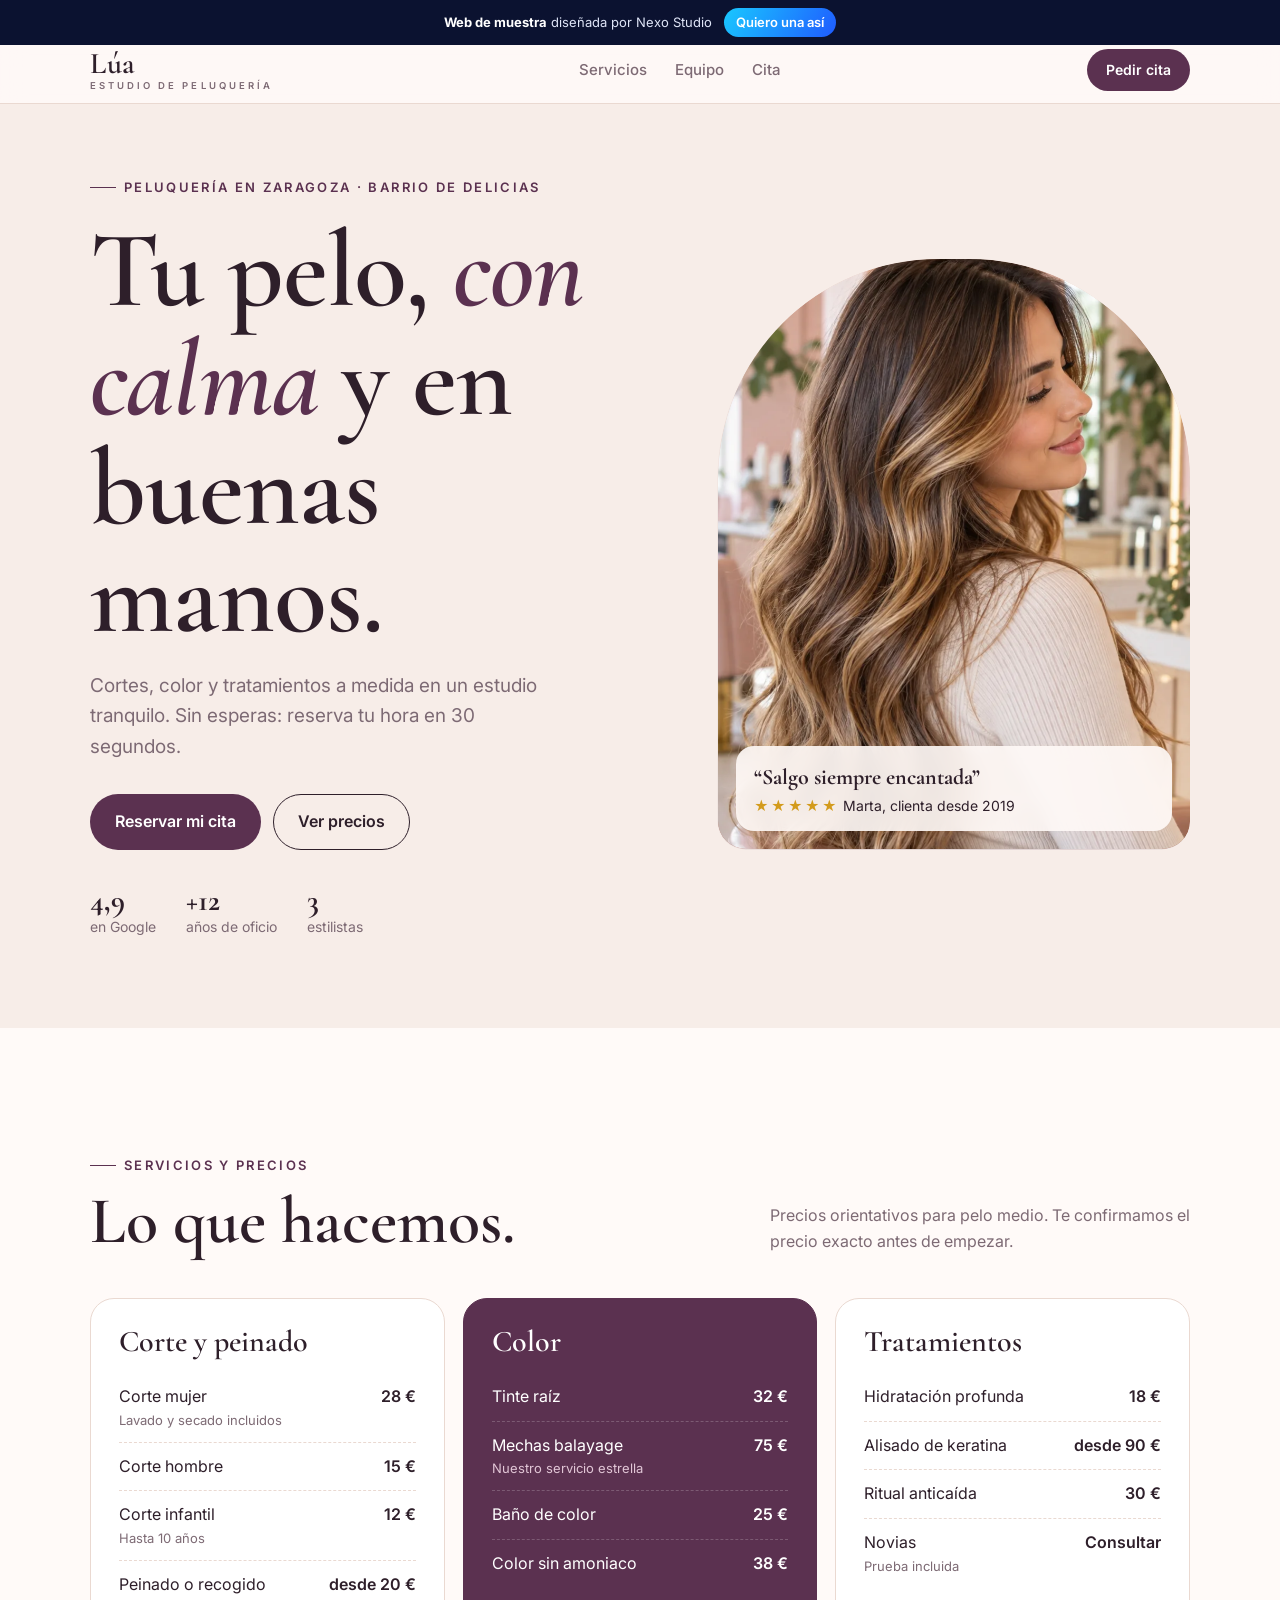
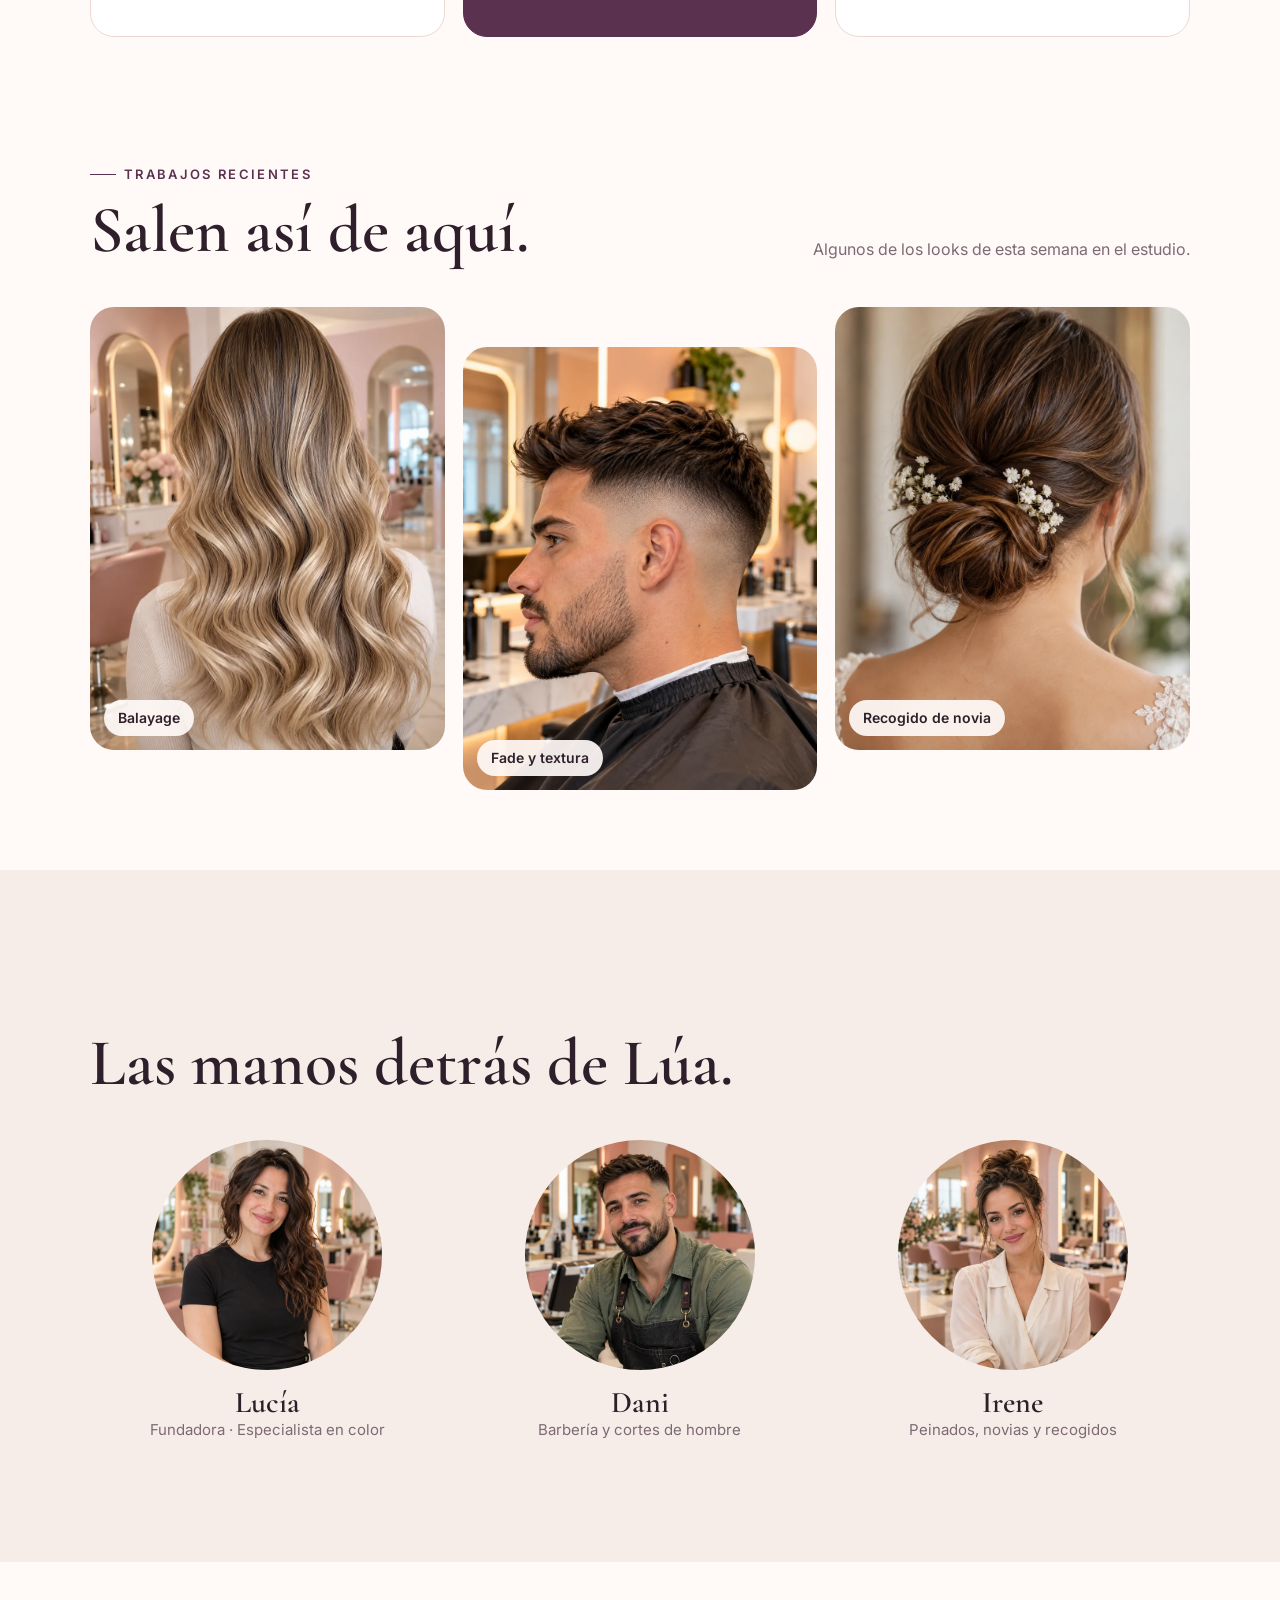
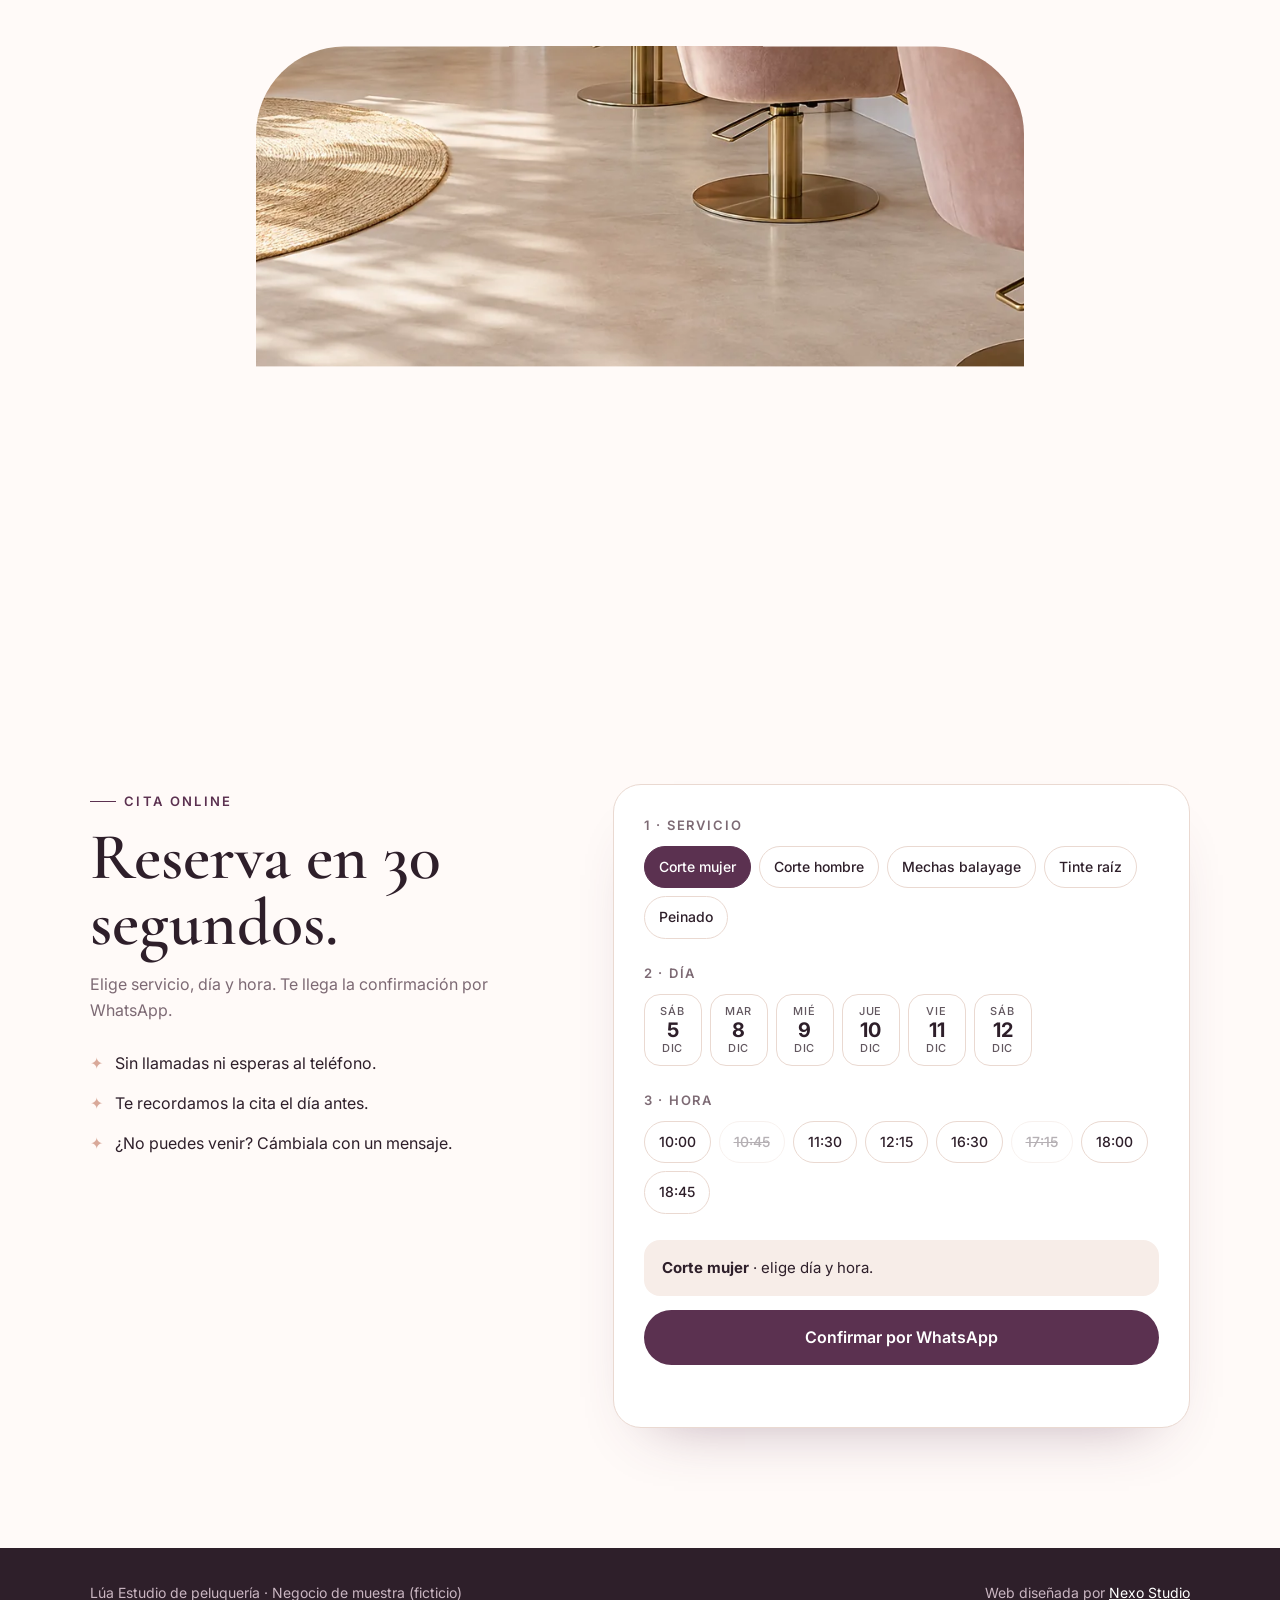
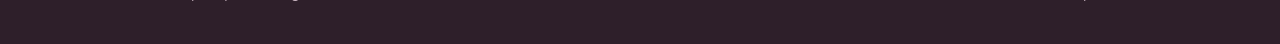
<file: demos/peluqueria/index.html>
<!doctype html>
<html lang="es">
<head>
  <meta charset="utf-8">
  <meta name="viewport" content="width=device-width, initial-scale=1, viewport-fit=cover">
  <title>Lúa Estudio · Demo de peluquería · Nexo Studio</title>
  <meta name="description" content="Web de muestra para una peluquería, diseñada por Nexo Studio. Servicios y precios, equipo y cita online por WhatsApp.">
  <meta name="robots" content="noindex">
  <meta name="theme-color" content="#f7ede8">
  <link rel="icon" href="../../assets/img/favicon.png">
  <link rel="preconnect" href="https://fonts.googleapis.com">
  <link rel="preconnect" href="https://fonts.gstatic.com" crossorigin>
  <link href="https://fonts.googleapis.com/css2?family=Cormorant+Garamond:ital,wght@0,500;0,600;1,500&family=Inter:wght@400;500;600&display=swap" rel="stylesheet">
  <style>
    :root { --ink: #2e1f2a; --plum: #5b3150; --blush: #f7ede8; --rose: #e9c9be; --rose-2: #d9a99a; --sage: #8fa38a; --muted: #7d6a74; --line: #ead9d1; --white: #fffaf8; }
    * { box-sizing: border-box; }
    html { scroll-behavior: smooth; scroll-padding-top: 110px; }
    body { margin: 0; font-family: Inter, system-ui, sans-serif; color: var(--ink); background: var(--white); line-height: 1.6; font-size: 16px; -webkit-font-smoothing: antialiased; overflow-x: clip; }
    a { color: inherit; }
    h1, h2, h3 { font-family: "Cormorant Garamond", Georgia, serif; font-weight: 600; line-height: 1; margin: 0; }
    p { margin: 0; }
    .wrap { max-width: 1140px; margin: 0 auto; padding: 0 20px; }

    .demo-bar { position: fixed; z-index: 100; top: 0; left: 0; right: 0; display: flex; align-items: center; justify-content: center; gap: 12px; flex-wrap: wrap; padding: 8px 16px; background: #0b1230; color: #dfe5f7; font-size: 13px; text-align: center; }
    .demo-bar b { color: #fff; }
    .demo-bar > span { white-space: nowrap; overflow: hidden; text-overflow: ellipsis; min-width: 0; }
    @media (max-width: 560px) { .demo-bar { flex-wrap: nowrap; font-size: 12px; gap: 10px; padding: 8px 12px; } }
    .demo-bar a { color: #fff; background: linear-gradient(120deg, #19c8ff, #1f5bff); padding: 4px 12px; border-radius: 99px; text-decoration: none; font-weight: 600; white-space: nowrap; }

    .nav { position: fixed; z-index: 50; top: 37px; left: 0; right: 0; background: rgba(255, 250, 248, .85); backdrop-filter: blur(12px); border-bottom: 1px solid var(--line); }
    .nav__in { display: flex; align-items: center; justify-content: space-between; height: 66px; }
    .brand { text-decoration: none; font-family: "Cormorant Garamond", serif; font-size: 30px; font-weight: 600; letter-spacing: .02em; line-height: 1; }
    .brand small { display: block; font-family: Inter, sans-serif; font-size: 9.5px; letter-spacing: .32em; text-transform: uppercase; color: var(--muted); margin-top: 2px; }
    .nav__links { display: flex; gap: 28px; }
    .nav__links a { text-decoration: none; color: var(--muted); font-size: 15px; font-weight: 500; }
    .btn { display: inline-flex; align-items: center; justify-content: center; gap: 8px; padding: 14px 24px; border-radius: 99px; font: inherit; font-weight: 600; text-decoration: none; cursor: pointer; border: 1.5px solid transparent; transition: transform .2s, background .2s, color .2s; }
    .btn:hover { transform: translateY(-2px); }
    .btn--plum { background: var(--plum); color: #fff; }
    .btn--plum:hover { background: #4a2742; }
    .btn--line { border-color: var(--ink); color: var(--ink); background: transparent; }
    .btn--sm { padding: 9px 18px; font-size: 14px; }

    /* Portada */
    .hero { padding: 170px 0 90px; background: var(--blush); position: relative; overflow: hidden; }
    .hero__grid { display: grid; grid-template-columns: 1.1fr .9fr; gap: 50px; align-items: center; }
    .eyebrow { display: inline-flex; gap: 8px; align-items: center; font-size: 13px; font-weight: 600; text-transform: uppercase; letter-spacing: .18em; color: var(--plum); }
    .eyebrow::before { content: ""; width: 26px; height: 1px; background: var(--plum); }
    .hero h1 { font-size: clamp(56px, 8.5vw, 112px); margin: 18px 0 20px; letter-spacing: -.01em; }
    .hero h1 em { font-style: italic; color: var(--plum); }
    .hero p { font-size: 19px; color: var(--muted); max-width: 470px; }
    .hero__ctas { display: flex; flex-wrap: wrap; gap: 12px; margin-top: 32px; }
    .hero__meta { display: flex; gap: 30px; margin-top: 36px; font-size: 14px; color: var(--muted); }
    .hero__meta b { display: block; font-family: "Cormorant Garamond", serif; font-size: 30px; color: var(--ink); line-height: 1; }

    .art { position: relative; aspect-ratio: 4 / 5; border-radius: 220px 220px 28px 28px; overflow: hidden;
      background: radial-gradient(ellipse at 30% 20%, #f3d6cb, transparent 60%), linear-gradient(170deg, #e9c9be, #c98f82 70%, #a96c62); box-shadow: 0 40px 70px -35px rgba(91, 49, 80, .5); }
    .art img.art__img { position: absolute; inset: -8% 0; width: 100%; height: 116%; object-fit: cover; will-change: transform; }
    .art { animation: archIn 1.6s cubic-bezier(.2, .7, .2, 1) both; }
    @keyframes archIn { from { clip-path: inset(100% 0 0 0 round 220px 220px 28px 28px); } to { clip-path: inset(0 0 0 0 round 220px 220px 28px 28px); } }
    .hero__grid > div:first-child > * { animation: up 1s cubic-bezier(.2, .7, .2, 1) both; }
    .hero__grid > div:first-child > :nth-child(2) { animation-delay: .12s; } .hero__grid > div:first-child > :nth-child(3) { animation-delay: .24s; } .hero__grid > div:first-child > :nth-child(4) { animation-delay: .36s; } .hero__grid > div:first-child > :nth-child(5) { animation-delay: .48s; }
    @keyframes up { from { opacity: 0; transform: translateY(30px); } }
    .js [data-reveal] { opacity: 0; transform: translateY(34px); transition: opacity .9s cubic-bezier(.2, .7, .2, 1), transform .9s cubic-bezier(.2, .7, .2, 1); }
    .js [data-reveal].in { opacity: 1; transform: none; }

    /* Galería */
    .gallery { display: grid; grid-template-columns: repeat(3, 1fr); gap: 18px; }
    .shot { position: relative; margin: 0; border-radius: 24px; overflow: hidden; aspect-ratio: 4 / 5; }
    .shot img { width: 100%; height: 100%; object-fit: cover; transition: transform 1.2s cubic-bezier(.2, .7, .2, 1); }
    .shot:hover img { transform: scale(1.06); }
    .shot figcaption { position: absolute; left: 14px; bottom: 14px; padding: 7px 14px; border-radius: 99px; background: rgba(255, 250, 248, .92); font-size: 14px; font-weight: 600; }
    .gallery .shot:nth-child(2) { transform: translateY(40px); }

    /* Estudio: la foto se abre al bajar */
    .studio { position: relative; height: 78vh; min-height: 440px; }
    .studio__frame { position: absolute; inset: 0; overflow: hidden; clip-path: inset(calc((1 - var(--g, 1)) * 12%) calc((1 - var(--g, 1)) * 20%) round calc(28px + (1 - var(--g, 1)) * 60px)); }
    .studio__frame img { position: absolute; inset: -10% 0; width: 100%; height: 120%; object-fit: cover; }
    .studio__text { position: absolute; z-index: 2; left: 50%; bottom: 10%; transform: translateX(-50%); width: min(90%, 560px); text-align: center; padding: 24px 28px; border-radius: 24px; background: rgba(255, 250, 248, .9); backdrop-filter: blur(10px); opacity: calc(var(--g, 1) * 1.6 - .6); }
    .studio__text h2 { font-size: clamp(32px, 4.5vw, 52px); }
    .studio__text p { color: var(--muted); margin-top: 6px; }
    .art__tag { position: absolute; left: 18px; bottom: 18px; right: 18px; display: flex; justify-content: space-between; align-items: center; padding: 14px 18px; border-radius: 18px; background: rgba(255, 250, 248, .9); backdrop-filter: blur(8px); font-size: 14px; }
    .art__tag b { font-family: "Cormorant Garamond", serif; font-size: 22px; }
    .stars { color: #d39b1c; letter-spacing: 2px; }

    .section { padding: clamp(70px, 10vw, 120px) 0; }
    .head { display: flex; justify-content: space-between; align-items: flex-end; gap: 30px; flex-wrap: wrap; margin-bottom: 44px; }
    .head h2 { font-size: clamp(42px, 5.5vw, 66px); margin-top: 12px; }
    .head p { color: var(--muted); max-width: 420px; }

    /* Servicios */
    .services { display: grid; grid-template-columns: repeat(3, 1fr); gap: 18px; }
    .svc { background: #fff; border: 1px solid var(--line); border-radius: 24px; padding: 28px; }
    .svc h3 { font-size: 30px; margin-bottom: 16px; }
    .svc ul { list-style: none; padding: 0; margin: 0; }
    .svc li { display: flex; justify-content: space-between; gap: 12px; padding: 11px 0; border-bottom: 1px dashed var(--line); }
    .svc li:last-child { border-bottom: 0; }
    .svc li span:last-child { font-weight: 600; white-space: nowrap; }
    .svc small { display: block; color: var(--muted); font-size: 13px; }
    .svc--feat { background: var(--plum); color: #fff; border-color: var(--plum); }
    .svc--feat li { border-bottom-color: rgba(255, 255, 255, .2); }
    .svc--feat small { color: #e1c6d6; }

    /* Equipo */
    .team-bg { background: var(--blush); }
    .team { display: grid; grid-template-columns: repeat(3, 1fr); gap: 18px; }
    .member { text-align: center; }
    .portrait { aspect-ratio: 1; border-radius: 50%; margin: 0 auto 18px; max-width: 230px; position: relative; overflow: hidden; }
    .portrait img { width: 100%; height: 100%; object-fit: cover; display: block; transition: transform .8s cubic-bezier(.2, .7, .2, 1); }
    .member:hover .portrait img { transform: scale(1.06); }
    .member h3 { font-size: 30px; }
    .member p { color: var(--muted); font-size: 15px; }

    /* Cita */
    .booking { display: grid; grid-template-columns: .9fr 1.1fr; gap: 50px; align-items: start; }
    .panel { background: #fff; border: 1px solid var(--line); border-radius: 28px; padding: 30px; box-shadow: 0 30px 60px -40px rgba(91, 49, 80, .45); }
    .step { font-size: 13px; font-weight: 600; text-transform: uppercase; letter-spacing: .14em; color: var(--muted); margin: 0 0 10px; }
    .step + .chips, .step + .days { margin-bottom: 24px; }
    .chips, .days, .slots { display: flex; flex-wrap: wrap; gap: 8px; }
    .chip { font: inherit; font-size: 14px; font-weight: 500; padding: 9px 14px; border-radius: 99px; border: 1.5px solid var(--line); background: #fff; color: var(--ink); cursor: pointer; transition: all .2s; }
    .chip:hover { border-color: var(--rose-2); }
    .chip[aria-pressed="true"] { background: var(--plum); border-color: var(--plum); color: #fff; }
    .day { display: flex; flex-direction: column; align-items: center; min-width: 58px; padding: 10px 8px; border-radius: 16px; line-height: 1.2; }
    .day b { font-size: 20px; }
    .day small { font-size: 11px; text-transform: uppercase; letter-spacing: .08em; opacity: .75; }
    .slot[disabled] { opacity: .35; text-decoration: line-through; cursor: not-allowed; }
    .summary { margin-top: 26px; padding: 16px 18px; border-radius: 16px; background: var(--blush); font-size: 15px; }
    .panel .btn { width: 100%; margin-top: 14px; }
    .toast { margin-top: 12px; font-size: 14px; color: var(--plum); min-height: 1.4em; }
    .why { list-style: none; padding: 0; margin: 28px 0 0; display: grid; gap: 14px; }
    .why li { display: flex; gap: 12px; align-items: flex-start; }
    .why li::before { content: "✦"; color: var(--rose-2); }

    footer { background: var(--ink); color: #c9b5c1; padding: 34px 0 40px; font-size: 14px; }
    footer .wrap { display: flex; justify-content: space-between; gap: 10px; flex-wrap: wrap; }
    footer a { color: #fff; }

    @media (max-width: 880px) {
      .nav__links { display: none; }
      .hero { padding-top: 140px; }
      .hero__grid, .booking { grid-template-columns: 1fr; }
      .art { max-width: 420px; width: 100%; margin: 0 auto; }
      .services, .team, .gallery { grid-template-columns: 1fr; }
      .gallery .shot:nth-child(2) { transform: none; }
      .shot { aspect-ratio: 4 / 4.4; }
      .studio { height: 60vh; }
      .team { gap: 36px; }
    }
  </style>
</head>
<body>
  <div class="demo-bar"><span><b>Web de muestra</b> diseñada por Nexo Studio</span><a href="https://wa.me/34711591734?text=Hola,%20he%20visto%20la%20demo%20de%20peluquer%C3%ADa%20y%20quiero%20una%20web%20as%C3%AD" target="_blank" rel="noopener">Quiero una así</a></div>

  <header class="nav">
    <div class="wrap nav__in">
      <a class="brand" href="#inicio">Lúa<small>Estudio de peluquería</small></a>
      <nav class="nav__links"><a href="#servicios">Servicios</a><a href="#equipo">Equipo</a><a href="#cita">Cita</a></nav>
      <a class="btn btn--plum btn--sm" href="#cita">Pedir cita</a>
    </div>
  </header>

  <main>
    <section class="hero" id="inicio">
      <div class="wrap hero__grid">
        <div>
          <span class="eyebrow">Peluquería en Zaragoza · Barrio de Delicias</span>
          <h1>Tu pelo, <em>con calma</em> y en buenas manos.</h1>
          <p>Cortes, color y tratamientos a medida en un estudio tranquilo. Sin esperas: reserva tu hora en 30 segundos.</p>
          <div class="hero__ctas">
            <a class="btn btn--plum" href="#cita">Reservar mi cita</a>
            <a class="btn btn--line" href="#servicios">Ver precios</a>
          </div>
          <div class="hero__meta"><span><b>4,9</b>en Google</span><span><b>+12</b>años de oficio</span><span><b>3</b>estilistas</span></div>
        </div>
        <div class="art">
          <img class="art__img" src="../img/pelu-hero.webp" alt="Melena con balayage caramelo recién peinada" data-parallax="0.1" data-scale="1.08" fetchpriority="high">
          <div class="art__tag"><span><b>“Salgo siempre encantada”</b><br><span class="stars">★★★★★</span> Marta, clienta desde 2019</span></div>
        </div>
      </div>
    </section>

    <section class="section" id="servicios">
      <div class="wrap">
        <div class="head">
          <div><span class="eyebrow" data-reveal>Servicios y precios</span><h2 data-reveal>Lo que hacemos.</h2></div>
          <p>Precios orientativos para pelo medio. Te confirmamos el precio exacto antes de empezar.</p>
        </div>
        <div class="services">
          <div class="svc" data-reveal>
            <h3>Corte y peinado</h3>
            <ul>
              <li><span>Corte mujer<small>Lavado y secado incluidos</small></span><span>28 €</span></li>
              <li><span>Corte hombre</span><span>15 €</span></li>
              <li><span>Corte infantil<small>Hasta 10 años</small></span><span>12 €</span></li>
              <li><span>Peinado o recogido</span><span>desde 20 €</span></li>
            </ul>
          </div>
          <div class="svc svc--feat" data-reveal data-delay="120">
            <h3>Color</h3>
            <ul>
              <li><span>Tinte raíz</span><span>32 €</span></li>
              <li><span>Mechas balayage<small>Nuestro servicio estrella</small></span><span>75 €</span></li>
              <li><span>Baño de color</span><span>25 €</span></li>
              <li><span>Color sin amoniaco</span><span>38 €</span></li>
            </ul>
          </div>
          <div class="svc" data-reveal>
            <h3>Tratamientos</h3>
            <ul>
              <li><span>Hidratación profunda</span><span>18 €</span></li>
              <li><span>Alisado de keratina</span><span>desde 90 €</span></li>
              <li><span>Ritual anticaída</span><span>30 €</span></li>
              <li><span>Novias<small>Prueba incluida</small></span><span>Consultar</span></li>
            </ul>
          </div>
        </div>
      </div>
    </section>

    <section class="section" style="padding-top:0">
      <div class="wrap">
        <div class="head"><div><span class="eyebrow" data-reveal>Trabajos recientes</span><h2 data-reveal>Salen así de aquí.</h2></div><p data-reveal>Algunos de los looks de esta semana en el estudio.</p></div>
        <div class="gallery">
          <figure class="shot" data-reveal><img src="../img/pelu-color.webp" alt="Balayage rubio en ondas" loading="lazy"><figcaption>Balayage</figcaption></figure>
          <figure class="shot" data-reveal data-delay="120"><img src="../img/pelu-fade.webp" alt="Degradado de barbería" loading="lazy"><figcaption>Fade y textura</figcaption></figure>
          <figure class="shot" data-reveal data-delay="240"><img src="../img/pelu-novia.webp" alt="Recogido de novia con flores" loading="lazy"><figcaption>Recogido de novia</figcaption></figure>
        </div>
      </div>
    </section>

    <section class="section team-bg" id="equipo">
      <div class="wrap">
        <div class="head"><div><span class="eyebrow" data-reveal>Equipo</span><h2 data-reveal>Las manos detrás de Lúa.</h2></div></div>
        <div class="team">
          <div class="member" data-reveal data-delay="0">
            <div class="portrait"><img src="../img/pelu-lucia.webp" alt="Lucía, estilista de Lúa" loading="lazy"></div>
            <h3>Lucía</h3><p>Fundadora · Especialista en color</p>
          </div>
          <div class="member" data-reveal data-delay="120">
            <div class="portrait"><img src="../img/pelu-dani.webp" alt="Dani, estilista de Lúa" loading="lazy"></div>
            <h3>Dani</h3><p>Barbería y cortes de hombre</p>
          </div>
          <div class="member" data-reveal data-delay="240">
            <div class="portrait"><img src="../img/pelu-irene.webp" alt="Irene, estilista de Lúa" loading="lazy"></div>
            <h3>Irene</h3><p>Peinados, novias y recogidos</p>
          </div>
        </div>
      </div>
    </section>

    <section class="studio" data-grow>
      <div class="studio__frame"><img src="../img/pelu-salon.webp" alt="Interior del estudio de peluquería" loading="lazy" data-parallax="0.12" data-scale="1"></div>
      <div class="studio__text"><h2>Un estudio tranquilo.</h2><p>Sin prisas, sin ruido y con un café mientras esperas.</p></div>
    </section>

    <section class="section" id="cita">
      <div class="wrap booking">
        <div>
          <span class="eyebrow">Cita online</span>
          <h2 style="font-size:clamp(42px,5.5vw,66px);margin-top:12px">Reserva en 30 segundos.</h2>
          <p style="color:var(--muted);margin-top:16px;max-width:420px">Elige servicio, día y hora. Te llega la confirmación por WhatsApp.</p>
          <ul class="why">
            <li>Sin llamadas ni esperas al teléfono.</li>
            <li>Te recordamos la cita el día antes.</li>
            <li>¿No puedes venir? Cámbiala con un mensaje.</li>
          </ul>
        </div>
        <div class="panel" data-reveal>
          <p class="step">1 · Servicio</p>
          <div class="chips" data-group="svc">
            <button class="chip" aria-pressed="true">Corte mujer</button>
            <button class="chip" aria-pressed="false">Corte hombre</button>
            <button class="chip" aria-pressed="false">Mechas balayage</button>
            <button class="chip" aria-pressed="false">Tinte raíz</button>
            <button class="chip" aria-pressed="false">Peinado</button>
          </div>
          <p class="step">2 · Día</p>
          <div class="days" data-group="day" id="days"></div>
          <p class="step">3 · Hora</p>
          <div class="slots" data-group="slot" id="slots"></div>
          <div class="summary" id="summary">Elige día y hora.</div>
          <button class="btn btn--plum" id="confirm">Confirmar por WhatsApp</button>
          <p class="toast" id="toast" role="status"></p>
        </div>
      </div>
    </section>
  </main>

  <footer>
    <div class="wrap"><span>Lúa Estudio de peluquería · Negocio de muestra (ficticio)</span><span>Web diseñada por <a href="../../">Nexo Studio</a></span></div>
  </footer>

  <script defer src="../demo.js"></script>
  <script>
    (function () {
      var DAYS = ["Dom", "Lun", "Mar", "Mié", "Jue", "Vie", "Sáb"];
      var MONTHS = ["ene", "feb", "mar", "abr", "may", "jun", "jul", "ago", "sep", "oct", "nov", "dic"];
      var daysEl = document.getElementById("days"), slotsEl = document.getElementById("slots");
      var state = { svc: "Corte mujer", day: "", slot: "" };

      // Próximos 6 días abiertos (cerrado domingo y lunes)
      var d = new Date(), added = 0;
      while (added < 6) {
        d.setDate(d.getDate() + 1);
        if (d.getDay() === 0 || d.getDay() === 1) continue;
        var b = document.createElement("button");
        b.className = "chip day"; b.setAttribute("aria-pressed", "false");
        b.dataset.value = DAYS[d.getDay()] + " " + d.getDate() + " " + MONTHS[d.getMonth()];
        b.innerHTML = "<small>" + DAYS[d.getDay()] + "</small><b>" + d.getDate() + "</b><small>" + MONTHS[d.getMonth()] + "</small>";
        daysEl.appendChild(b); added++;
      }
      ["10:00", "10:45", "11:30", "12:15", "16:30", "17:15", "18:00", "18:45"].forEach(function (t, i) {
        var b = document.createElement("button");
        b.className = "chip slot"; b.setAttribute("aria-pressed", "false"); b.dataset.value = t; b.textContent = t;
        if (i === 1 || i === 5) b.disabled = true; // horas ocupadas
        slotsEl.appendChild(b);
      });

      function update() {
        var s = document.getElementById("summary");
        s.innerHTML = state.day && state.slot ? "<b>" + state.svc + "</b> · " + state.day + " a las " + state.slot : "<b>" + state.svc + "</b> · elige día y hora.";
      }
      document.querySelectorAll("[data-group]").forEach(function (group) {
        group.addEventListener("click", function (e) {
          var btn = e.target.closest(".chip");
          if (!btn || btn.disabled) return;
          group.querySelectorAll(".chip").forEach(function (c) { c.setAttribute("aria-pressed", c === btn ? "true" : "false"); });
          state[group.dataset.group] = btn.dataset.value || btn.textContent;
          update();
        });
      });
      document.getElementById("confirm").addEventListener("click", function () {
        var t = document.getElementById("toast");
        t.textContent = state.day && state.slot
          ? "En la web real, esto abriría el WhatsApp del salón con tu cita ya escrita: " + state.svc + ", " + state.day + " a las " + state.slot + "."
          : "Elige un día y una hora primero.";
      });
      update();
    })();
  </script>
</body>
</html>
</file>
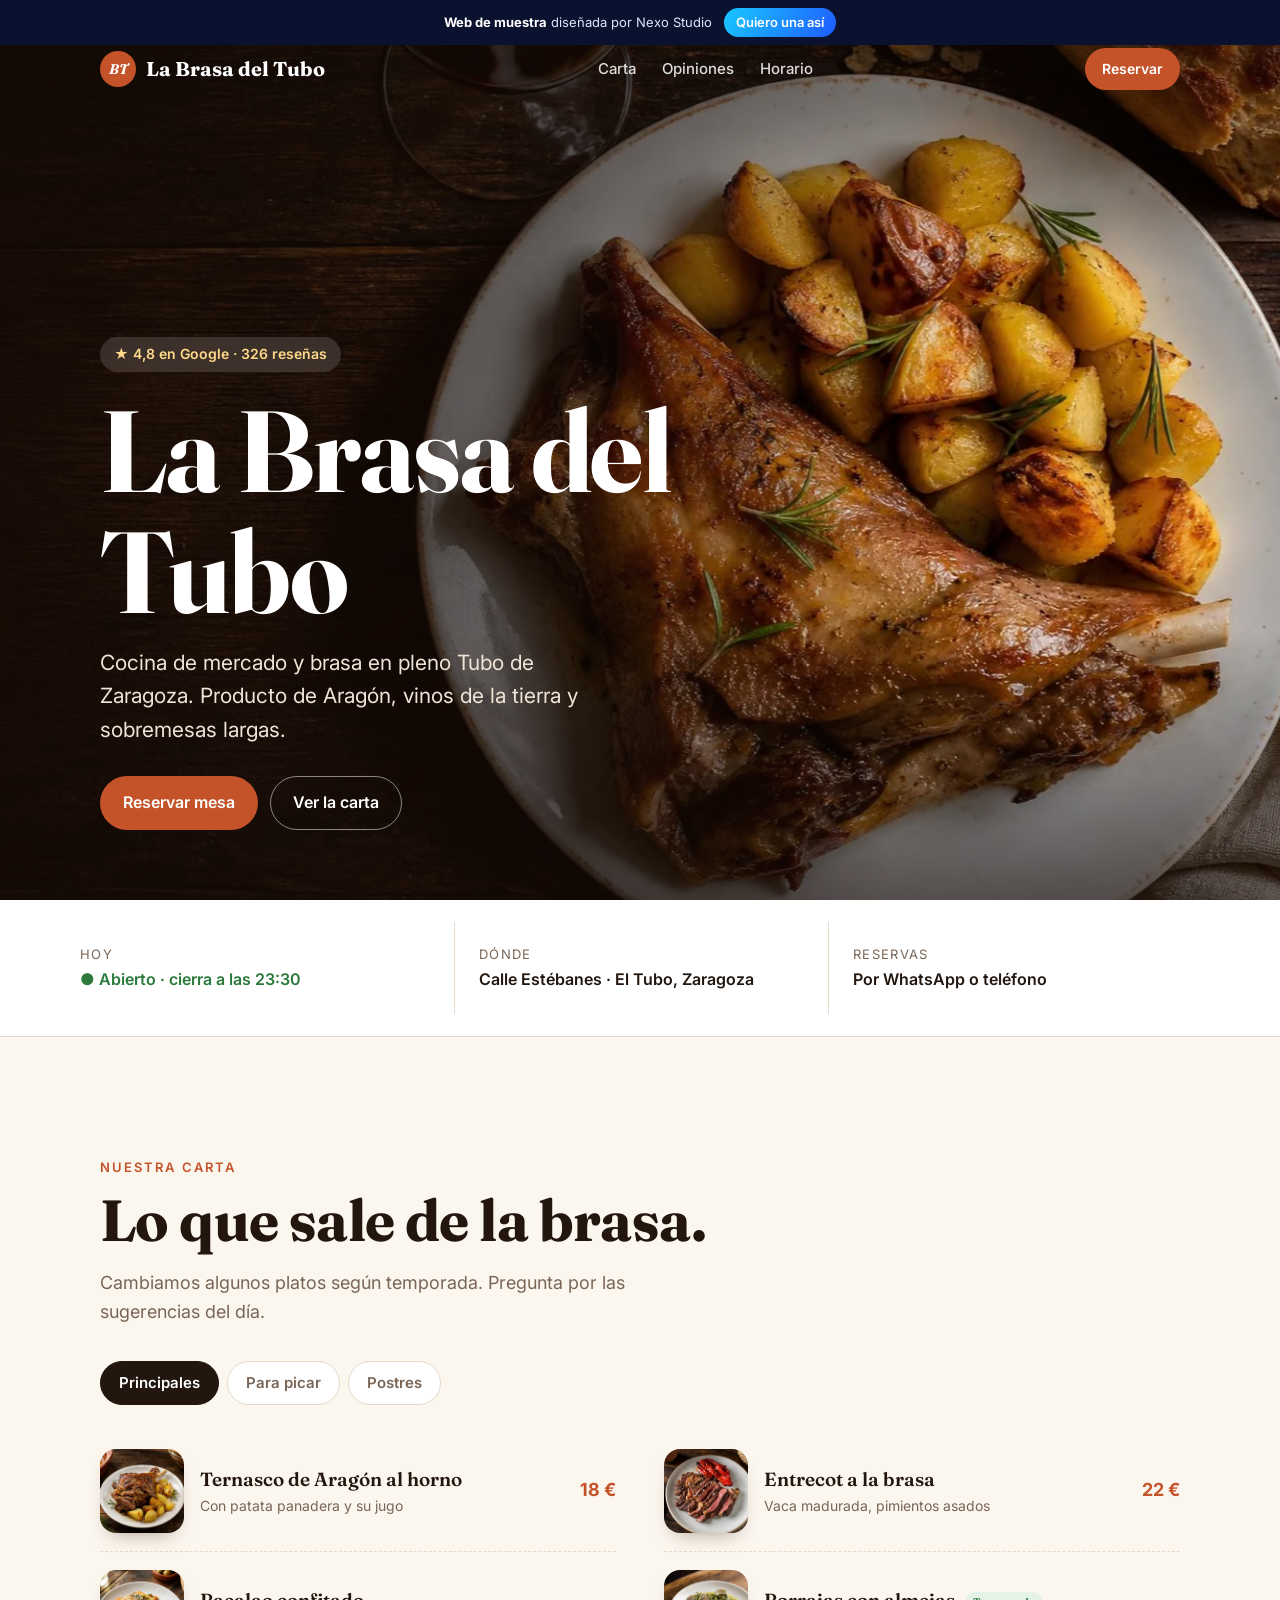
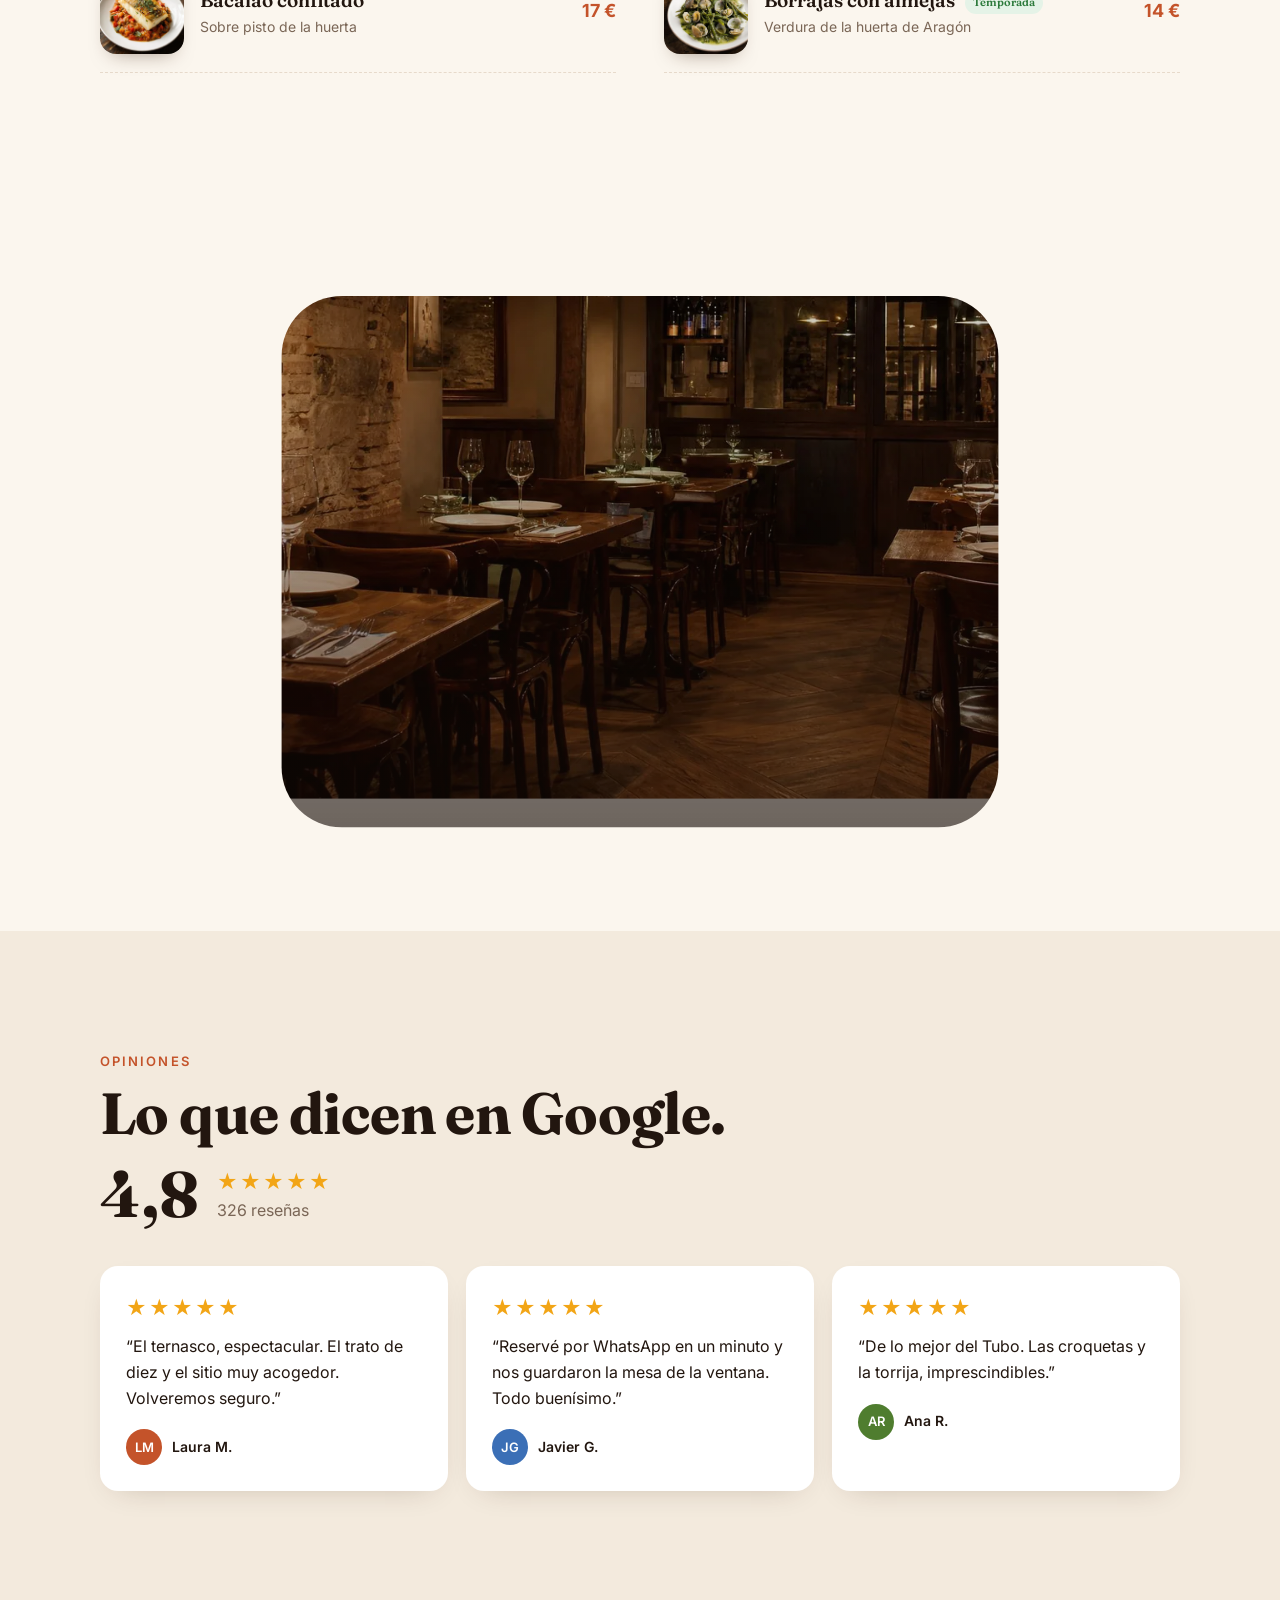
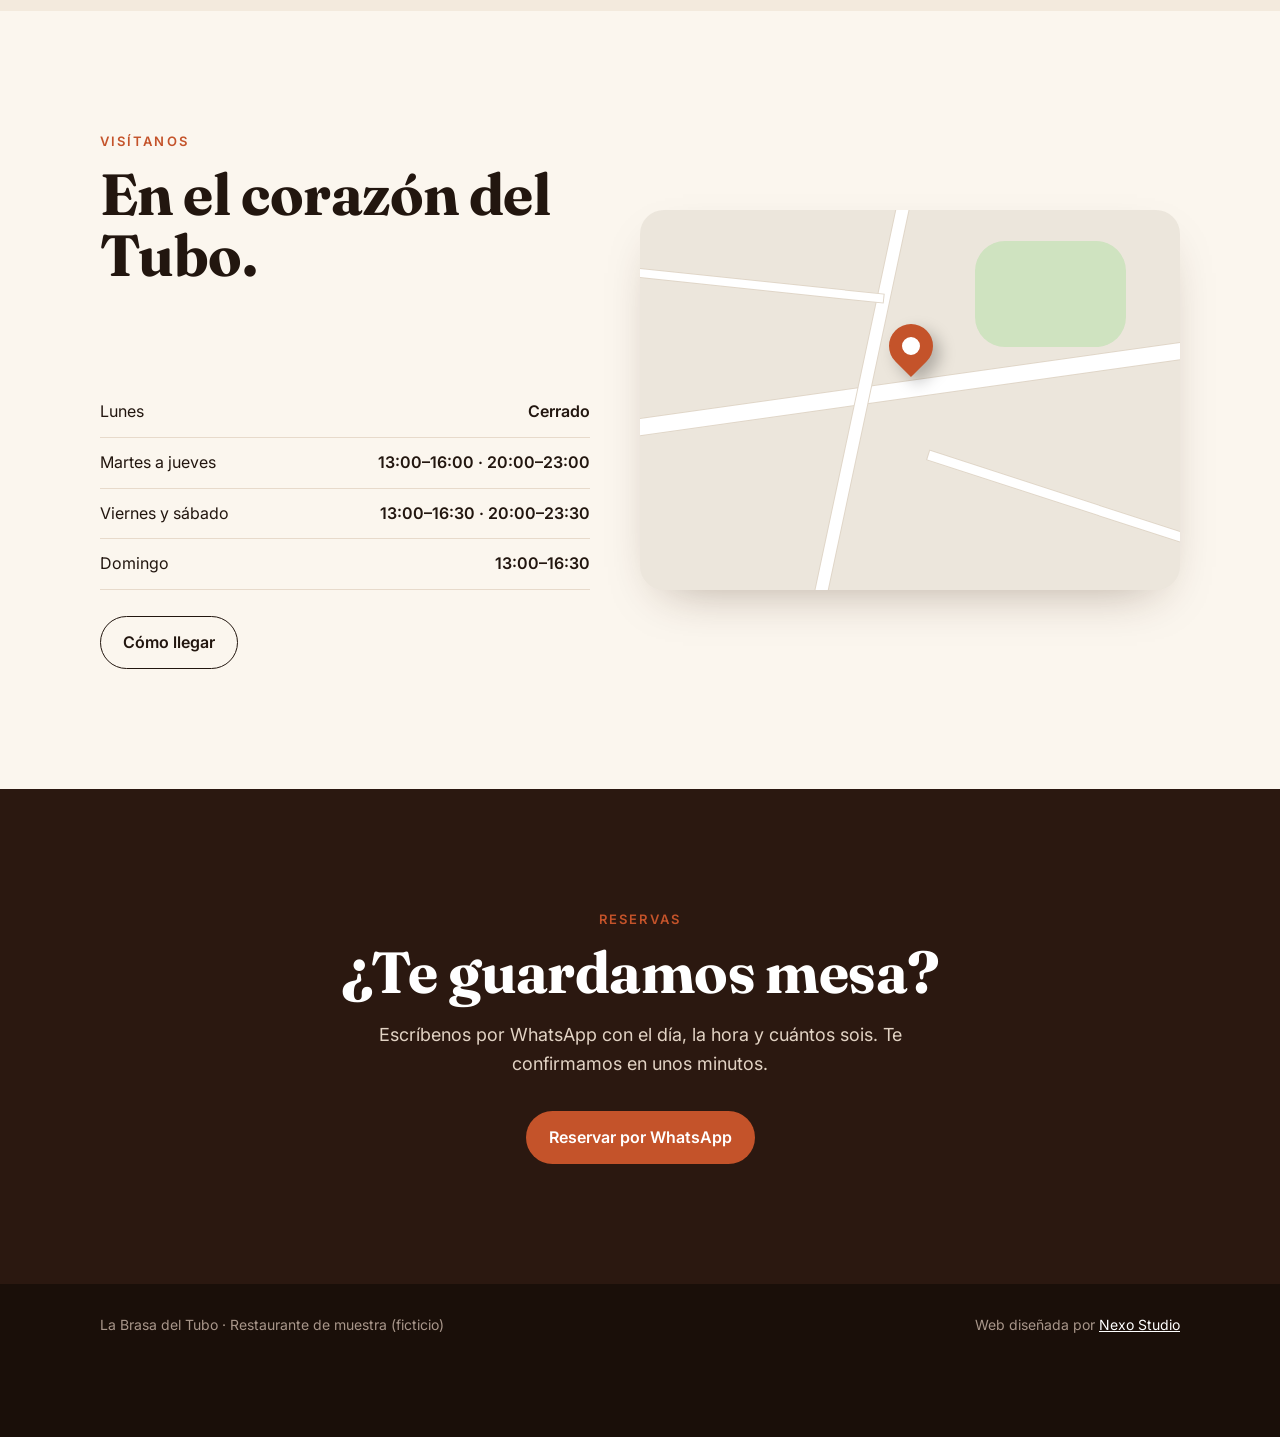
<file: demos/restaurante/index.html>
<!doctype html>
<html lang="es">
<head>
  <meta charset="utf-8">
  <meta name="viewport" content="width=device-width, initial-scale=1, viewport-fit=cover">
  <title>La Brasa del Tubo · Demo de restaurante · Nexo Studio</title>
  <meta name="description" content="Web de muestra para un restaurante, diseñada por Nexo Studio. Carta online, reservas por WhatsApp, horarios y mapa.">
  <meta name="robots" content="noindex">
  <meta name="theme-color" content="#2b1810">
  <link rel="icon" href="../../assets/img/favicon.png">
  <link rel="preconnect" href="https://fonts.googleapis.com">
  <link rel="preconnect" href="https://fonts.gstatic.com" crossorigin>
  <link href="https://fonts.googleapis.com/css2?family=Fraunces:opsz,wght@9..144,500;9..144,700&family=Inter:wght@400;500;600&display=swap" rel="stylesheet">
  <style>
    :root { --ink: #22160f; --cream: #fbf6ee; --paper: #f3eadd; --terra: #c4532a; --terra-2: #a6421f; --wood: #2b1810; --muted: #7a6656; --line: #e7dacb; }
    * { box-sizing: border-box; }
    html { scroll-behavior: smooth; scroll-padding-top: 110px; }
    body { margin: 0; font-family: Inter, system-ui, sans-serif; color: var(--ink); background: var(--cream); line-height: 1.6; font-size: 16px; -webkit-font-smoothing: antialiased; overflow-x: clip; }
    a { color: inherit; }
    h1, h2, h3 { font-family: Fraunces, Georgia, serif; font-weight: 700; line-height: 1.05; margin: 0; letter-spacing: -.01em; }
    p { margin: 0; }
    .wrap { max-width: 1120px; margin: 0 auto; padding: 0 20px; }

    /* Aviso de demo */
    .demo-bar { position: fixed; z-index: 100; top: 0; left: 0; right: 0; display: flex; align-items: center; justify-content: center; gap: 12px; flex-wrap: wrap; padding: 8px 16px; background: #0b1230; color: #dfe5f7; font-size: 13px; text-align: center; }
    .demo-bar b { color: #fff; }
    .demo-bar > span { white-space: nowrap; overflow: hidden; text-overflow: ellipsis; min-width: 0; }
    @media (max-width: 560px) { .demo-bar { flex-wrap: nowrap; font-size: 12px; gap: 10px; padding: 8px 12px; } }
    .demo-bar a { color: #fff; background: linear-gradient(120deg, #19c8ff, #1f5bff); padding: 4px 12px; border-radius: 99px; text-decoration: none; font-weight: 600; white-space: nowrap; }

    /* Navegación */
    .nav { position: fixed; z-index: 50; top: 37px; left: 0; right: 0; transition: background .3s; }
    .nav.is-solid { background: rgba(251, 246, 238, .94); backdrop-filter: blur(10px); box-shadow: 0 1px 0 var(--line); }
    .nav__in { display: flex; align-items: center; justify-content: space-between; height: 64px; }
    .brand { display: flex; align-items: center; gap: 10px; text-decoration: none; font-family: Fraunces, serif; font-weight: 700; font-size: 20px; color: #fff; transition: color .3s; }
    .nav.is-solid .brand { color: var(--ink); }
    .brand i { width: 36px; height: 36px; border-radius: 50%; display: grid; place-items: center; background: var(--terra); color: #fff; font-style: italic; font-size: 14px; }
    .nav__links { display: flex; gap: 26px; }
    .nav__links a { text-decoration: none; color: rgba(255, 255, 255, .85); font-weight: 500; font-size: 15px; }
    .nav.is-solid .nav__links a { color: var(--muted); }
    .btn { display: inline-flex; align-items: center; justify-content: center; gap: 8px; padding: 13px 22px; border-radius: 99px; font-weight: 600; text-decoration: none; transition: transform .2s, background .2s; border: 1.5px solid transparent; }
    .btn:hover { transform: translateY(-2px); }
    .btn--terra { background: var(--terra); color: #fff; }
    .btn--terra:hover { background: var(--terra-2); }
    .btn--light { border-color: rgba(255, 255, 255, .5); color: #fff; }
    .btn--line { border-color: var(--ink); color: var(--ink); }
    .btn--sm { padding: 9px 16px; font-size: 14px; }

    /* Portada */
    .hero { position: relative; min-height: 100svh; display: flex; align-items: flex-end; color: #fff; overflow: hidden; padding: 160px 0 70px; background: #1e100a; }
    .hero__img { position: absolute; inset: -6% 0; width: 100%; height: 112%; object-fit: cover; object-position: 70% 50%; transform: scale(1.12); will-change: transform; animation: heroIn 2.4s cubic-bezier(.2, .7, .2, 1) both; }
    @keyframes heroIn { from { opacity: 0; filter: blur(8px); } }
    .hero::after { content: ""; position: absolute; inset: 0; background: linear-gradient(90deg, rgba(20, 10, 5, .88) 0%, rgba(20, 10, 5, .55) 42%, rgba(20, 10, 5, 0) 70%), linear-gradient(180deg, rgba(20, 10, 5, .5), transparent 30%, transparent 70%, rgba(20, 10, 5, .6)); }
    .hero .wrap > * { animation: up 1s cubic-bezier(.2, .7, .2, 1) both; }
    .hero .wrap > :nth-child(2) { animation-delay: .15s; } .hero .wrap > :nth-child(3) { animation-delay: .3s; } .hero .wrap > :nth-child(4) { animation-delay: .45s; }
    @keyframes up { from { opacity: 0; transform: translateY(30px); } }

    /* Animaciones de scroll */
    .js [data-reveal] { opacity: 0; transform: translateY(34px); transition: opacity .9s cubic-bezier(.2, .7, .2, 1), transform .9s cubic-bezier(.2, .7, .2, 1); }
    .js [data-reveal].in { opacity: 1; transform: none; }

    /* Ambiente: la foto se abre al bajar */
    .ambience { position: relative; height: 82vh; min-height: 460px; }
    .ambience__frame { position: absolute; inset: 0; overflow: hidden; clip-path: inset(calc((1 - var(--g, 1)) * 14%) calc((1 - var(--g, 1)) * 22%) round calc((1 - var(--g, 1)) * 60px)); }
    .ambience__frame img { position: absolute; inset: -10% 0; width: 100%; height: 120%; object-fit: cover; }
    .ambience__frame::after { content: ""; position: absolute; inset: 0; background: linear-gradient(180deg, rgba(20, 10, 5, .1), rgba(20, 10, 5, .7)); }
    .ambience__text { position: absolute; z-index: 2; left: 0; right: 0; bottom: 12%; text-align: center; color: #fff; padding: 0 20px; opacity: calc(var(--g, 1) * 1.6 - .6); }
    .ambience__text h2 { font-size: clamp(36px, 6vw, 76px); }
    .ambience__text p { color: #f1e4d6; font-size: 18px; margin-top: 10px; }
    .hero .wrap { position: relative; z-index: 2; width: 100%; }
    .plate-unused { position: absolute; z-index: 1; right: -6vw; top: 50%; width: min(64vw, 680px); aspect-ratio: 1; transform: translateY(-50%); border-radius: 50%; background: radial-gradient(circle, #fbfaf7 0 56%, #ecebe6 57% 60%, #fdfcf9 61% 68%, #dcdad4 69% 70%, transparent 71%); box-shadow: 0 50px 80px rgba(0, 0, 0, .5); animation: spin 90s linear infinite; }
    @keyframes spin { to { transform: translateY(-50%) rotate(360deg); } }
    .plate i { position: absolute; display: block; border-radius: 50%; }
    .p-sauce { left: 24%; top: 28%; width: 52%; height: 44%; background: radial-gradient(ellipse at 40% 40%, rgba(150, 70, 30, .55), transparent 70%); }
    .p-meat { left: 30%; top: 30%; width: 34%; height: 26%; border-radius: 45% 55% 50% 40% !important; background: radial-gradient(ellipse at 35% 30%, #c57a45, #8a4320 55%, #5c2a12); transform: rotate(-18deg); box-shadow: inset -6px -8px 12px rgba(0, 0, 0, .35); }
    .p-meat2 { left: 44%; top: 44%; width: 30%; height: 22%; border-radius: 45% 55% 50% 40% !important; background: radial-gradient(ellipse at 35% 30%, #c57a45, #8a4320 55%, #5c2a12); transform: rotate(14deg); box-shadow: inset -6px -8px 12px rgba(0, 0, 0, .35); }
    .p-pot { width: 13%; height: 11%; background: radial-gradient(circle at 35% 30%, #ffe08a, #e0a73a 70%, #b97a1d); box-shadow: inset -4px -4px 6px rgba(0, 0, 0, .25); }
    .p-herb { width: 3.4%; height: 3.4%; background: #4f7d2f; }
    .glass { position: absolute; z-index: 1; right: 46vw; top: 22%; width: 120px; height: 120px; border-radius: 50%; background: radial-gradient(circle at 40% 35%, rgba(255, 255, 255, .5), rgba(150, 20, 40, .85) 30%, #5b0d1d 70%); box-shadow: 0 0 0 8px rgba(255, 255, 255, .15), 0 30px 40px rgba(0, 0, 0, .45); }
    .hero__chip { display: inline-block; padding: 6px 14px; border-radius: 99px; background: rgba(255, 255, 255, .14); backdrop-filter: blur(8px); color: #ffd98a; font-weight: 600; font-size: 14px; }
    .hero h1 { font-size: clamp(52px, 9vw, 120px); margin: 18px 0 14px; max-width: 9ch; }
    .hero__sub { font-size: clamp(17px, 2vw, 21px); max-width: 520px; color: #f1e4d6; }
    .hero__ctas { display: flex; flex-wrap: wrap; gap: 12px; margin-top: 30px; }

    .info { background: #fff; border-bottom: 1px solid var(--line); }
    .info .wrap { display: grid; grid-template-columns: repeat(3, 1fr); }
    .info div { padding: 22px 0; display: flex; flex-direction: column; gap: 2px; }
    .info div + div { padding-left: 24px; border-left: 1px solid var(--line); }
    .info small { color: var(--muted); font-size: 13px; text-transform: uppercase; letter-spacing: .1em; }
    .info b { font-weight: 600; }
    .open { color: #2c7a3b; }

    .section { padding: clamp(70px, 10vw, 120px) 0; }
    .kicker { color: var(--terra); font-weight: 600; text-transform: uppercase; letter-spacing: .16em; font-size: 13px; margin-bottom: 12px; }
    .section h2 { font-size: clamp(36px, 5vw, 58px); margin-bottom: 18px; }
    .lead { color: var(--muted); max-width: 560px; font-size: 18px; }

    /* Carta */
    .tabs { display: flex; gap: 8px; margin: 34px 0 26px; flex-wrap: wrap; }
    .tab { font: inherit; font-weight: 600; font-size: 15px; padding: 9px 18px; border-radius: 99px; border: 1.5px solid var(--line); background: #fff; color: var(--muted); cursor: pointer; }
    .tab[aria-selected="true"] { background: var(--ink); color: #fff; border-color: var(--ink); }
    .menu { display: grid; grid-template-columns: 1fr 1fr; gap: 0 48px; }
    .menu[hidden] { display: none; }
    .dish { display: flex; gap: 16px; align-items: center; padding: 18px 0; border-bottom: 1px dashed var(--line); }
    .thumb { flex: none; width: 84px; height: 84px; border-radius: 16px; object-fit: cover; box-shadow: 0 10px 20px -12px rgba(60, 30, 10, .5); transition: transform .4s cubic-bezier(.2, .7, .2, 1); }
    .dish:hover .thumb { transform: scale(1.06) rotate(-2deg); }
    .menu:not([hidden]) .dish { animation: up .6s cubic-bezier(.2, .7, .2, 1) both; }
    .menu .dish:nth-child(2) { animation-delay: .06s; } .menu .dish:nth-child(3) { animation-delay: .12s; } .menu .dish:nth-child(4) { animation-delay: .18s; }
    .t1 { background: radial-gradient(circle at 55% 45%, #8a4320 0 22%, transparent 23%), radial-gradient(circle at 32% 66%, #e0a73a 0 10%, transparent 11%), radial-gradient(circle, #fbfaf7 0 44%, #e2ddd3 45% 48%, transparent 49%), #4a2c1c; }
    .t2 { background: radial-gradient(circle at 40% 45%, #6f9a4a 0 18%, transparent 19%), radial-gradient(circle at 62% 58%, #c9b48e 0 11%, transparent 12%), radial-gradient(circle, #fbfaf7 0 44%, #e2ddd3 45% 48%, transparent 49%), #2f3b2a; }
    .t3 { background: radial-gradient(circle at 45% 42%, #ffcf3f 0 9%, transparent 10%), radial-gradient(circle at 45% 42%, #fff 0 18%, transparent 19%), radial-gradient(circle at 60% 60%, #e8b04b 0 20%, transparent 21%), radial-gradient(circle, #3c3a37 0 46%, transparent 47%), #6b4b33; }
    .t4 { background: radial-gradient(circle at 60% 40%, #fff6e3 0 10%, transparent 11%), linear-gradient(135deg, transparent 30%, #c27a2c 31% 64%, transparent 65%), radial-gradient(circle, #fbfaf7 0 44%, #e2ddd3 45% 48%, transparent 49%), #5b3a26; }
    .t5 { background: radial-gradient(circle at 50% 50%, #b5452c 0 26%, transparent 27%), radial-gradient(circle, #fbfaf7 0 44%, #e2ddd3 45% 48%, transparent 49%), #3a2a22; }
    .t6 { background: radial-gradient(circle at 42% 48%, #e9d7b4 0 14%, transparent 15%), radial-gradient(circle at 60% 54%, #e9d7b4 0 12%, transparent 13%), radial-gradient(circle, #fbfaf7 0 44%, #e2ddd3 45% 48%, transparent 49%), #26323b; }
    .dish__t { flex: 1; }
    .dish__t b { font-family: Fraunces, serif; font-size: 19px; font-weight: 600; }
    .dish__t p { color: var(--muted); font-size: 14px; }
    .price { font-weight: 700; color: var(--terra); font-size: 18px; }
    .tag { display: inline-block; font-size: 11px; font-weight: 600; color: #2c7a3b; background: #e5f3e7; padding: 2px 8px; border-radius: 99px; margin-left: 6px; vertical-align: middle; }

    /* Opiniones */
    .reviews { background: var(--paper); }
    .score { display: flex; align-items: center; gap: 18px; margin: 10px 0 40px; }
    .score b { font-family: Fraunces, serif; font-size: 64px; line-height: 1; }
    .stars { color: #f2a516; font-size: 20px; letter-spacing: 2px; }
    .cards { display: grid; grid-template-columns: repeat(3, 1fr); gap: 18px; }
    .review { background: #fff; border-radius: 18px; padding: 26px; box-shadow: 0 10px 30px -18px rgba(60, 30, 10, .3); }
    .review p { margin: 10px 0 18px; font-size: 16px; }
    .who { display: flex; align-items: center; gap: 10px; font-weight: 600; font-size: 14px; }
    .av { width: 36px; height: 36px; border-radius: 50%; display: grid; place-items: center; color: #fff; font-size: 13px; background: var(--terra); }

    /* Visítanos */
    .visit { display: grid; grid-template-columns: 1fr 1.1fr; gap: 50px; align-items: center; }
    .hours { list-style: none; padding: 0; margin: 26px 0; }
    .hours li { display: flex; justify-content: space-between; padding: 12px 0; border-bottom: 1px solid var(--line); }
    .hours li span:last-child { font-weight: 600; }
    .map { position: relative; height: 380px; border-radius: 24px; overflow: hidden; background: #ece6dc; box-shadow: 0 20px 50px -25px rgba(60, 30, 10, .4); }
    .map i { position: absolute; background: #fff; box-shadow: 0 0 0 1px #e0d6c8; }
    .r1 { left: -10%; right: -10%; top: 45%; height: 16px; transform: rotate(-8deg); }
    .r2 { top: -10%; bottom: -10%; left: 40%; width: 12px; transform: rotate(12deg); }
    .r3 { left: 52%; right: -10%; top: 76%; height: 9px; transform: rotate(18deg); }
    .r4 { left: -10%; width: 55%; top: 18%; height: 8px; transform: rotate(6deg); }
    .park { position: absolute; left: 62%; top: 8%; width: 28%; height: 28%; border-radius: 30px; background: #cfe3c0; }
    .pin { position: absolute; left: 46%; top: 30%; width: 44px; height: 44px; border-radius: 50% 50% 50% 0; background: var(--terra); transform: rotate(-45deg); box-shadow: 0 10px 16px rgba(0, 0, 0, .25); }
    .pin::after { content: ""; position: absolute; inset: 13px; border-radius: 50%; background: #fff; }

    /* Reserva */
    .book { background: var(--wood); color: #fff; text-align: center; }
    .book h2 { color: #fff; }
    .book .lead { color: #e2d3c4; margin: 0 auto 32px; }

    footer { background: #1a0f09; color: #a8968a; padding: 30px 0 100px; font-size: 14px; }
    footer .wrap { display: flex; justify-content: space-between; flex-wrap: wrap; gap: 10px; }
    footer a { color: #fff; }

    .mbar { display: none; }

    @media (max-width: 860px) {
      .nav__links { display: none; }
      .hero__img { object-position: 64% 50%; }
      .hero::after { background: linear-gradient(180deg, rgba(20, 10, 5, .45), rgba(20, 10, 5, .1) 30%, rgba(20, 10, 5, .75) 62%, rgba(20, 10, 5, .95)); }
      .thumb { width: 72px; height: 72px; }
      .ambience { height: 60vh; }
      .info .wrap { grid-template-columns: 1fr; }
      .info div + div { padding-left: 0; border-left: 0; border-top: 1px solid var(--line); }
      .info div { padding: 14px 0; }
      .menu { grid-template-columns: 1fr; }
      .cards { grid-template-columns: 1fr; }
      .visit { grid-template-columns: 1fr; }
      .map { height: 260px; }
      .mbar { display: flex; gap: 8px; position: fixed; z-index: 60; left: 12px; right: 12px; bottom: max(12px, env(safe-area-inset-bottom)); padding: 8px; border-radius: 20px; background: rgba(255, 255, 255, .95); backdrop-filter: blur(10px); box-shadow: 0 10px 30px rgba(60, 30, 10, .25); }
      .mbar a { flex: 1; padding: 13px 0; }
      .nav .btn--sm { display: none; }
    }
  </style>
</head>
<body>
  <div class="demo-bar"><span><b>Web de muestra</b> diseñada por Nexo Studio</span><a href="https://wa.me/34711591734?text=Hola,%20he%20visto%20la%20demo%20del%20restaurante%20y%20quiero%20una%20web%20as%C3%AD" target="_blank" rel="noopener">Quiero una así</a></div>

  <header class="nav" id="nav">
    <div class="wrap nav__in">
      <a class="brand" href="#inicio"><i>BT</i>La Brasa del Tubo</a>
      <nav class="nav__links"><a href="#carta">Carta</a><a href="#opiniones">Opiniones</a><a href="#visitanos">Horario</a></nav>
      <a class="btn btn--terra btn--sm" href="#reservar">Reservar</a>
    </div>
  </header>

  <main>
    <section class="hero" id="inicio">
      <img class="hero__img" src="../img/resto-hero.webp" alt="Ternasco al horno con patatas y una copa de vino" data-parallax="0.12" data-scale="1.03" fetchpriority="high">
      <div class="wrap">
        <span class="hero__chip">★ 4,8 en Google · 326 reseñas</span>
        <h1>La Brasa del Tubo</h1>
        <p class="hero__sub">Cocina de mercado y brasa en pleno Tubo de Zaragoza. Producto de Aragón, vinos de la tierra y sobremesas largas.</p>
        <div class="hero__ctas">
          <a class="btn btn--terra" href="#reservar">Reservar mesa</a>
          <a class="btn btn--light" href="#carta">Ver la carta</a>
        </div>
      </div>
    </section>

    <div class="info">
      <div class="wrap">
        <div><small>Hoy</small><b class="open">● Abierto · cierra a las 23:30</b></div>
        <div><small>Dónde</small><b>Calle Estébanes · El Tubo, Zaragoza</b></div>
        <div><small>Reservas</small><b>Por WhatsApp o teléfono</b></div>
      </div>
    </div>

    <section class="section" id="carta">
      <div class="wrap">
        <p data-reveal class="kicker">Nuestra carta</p>
        <h2 data-reveal>Lo que sale de la brasa.</h2>
        <p data-reveal class="lead">Cambiamos algunos platos según temporada. Pregunta por las sugerencias del día.</p>

        <div data-reveal class="tabs" role="tablist">
          <button class="tab" role="tab" aria-selected="true" data-tab="principales">Principales</button>
          <button class="tab" role="tab" aria-selected="false" data-tab="picar">Para picar</button>
          <button class="tab" role="tab" aria-selected="false" data-tab="postres">Postres</button>
        </div>

        <div class="menu" data-panel="principales">
          <div class="dish"><img class="thumb" src="../img/resto-ternasco.webp" alt="Ternasco de Aragón al horno" loading="lazy" width="84" height="84"><div class="dish__t"><b>Ternasco de Aragón al horno</b><p>Con patata panadera y su jugo</p></div><span class="price">18 €</span></div>
          <div class="dish"><img class="thumb" src="../img/resto-entrecot.webp" alt="Entrecot a la brasa" loading="lazy" width="84" height="84"><div class="dish__t"><b>Entrecot a la brasa</b><p>Vaca madurada, pimientos asados</p></div><span class="price">22 €</span></div>
          <div class="dish"><img class="thumb" src="../img/resto-bacalao.webp" alt="Bacalao confitado" loading="lazy" width="84" height="84"><div class="dish__t"><b>Bacalao confitado</b><p>Sobre pisto de la huerta</p></div><span class="price">17 €</span></div>
          <div class="dish"><img class="thumb" src="../img/resto-borrajas.webp" alt="Borrajas con almejas" loading="lazy" width="84" height="84"><div class="dish__t"><b>Borrajas con almejas <span class="tag">Temporada</span></b><p>Verdura de la huerta de Aragón</p></div><span class="price">14 €</span></div>
        </div>
        <div class="menu" data-panel="picar" hidden>
          <div class="dish"><img class="thumb" src="../img/resto-huevos.webp" alt="Huevos rotos con trufa" loading="lazy" width="84" height="84"><div class="dish__t"><b>Huevos rotos con trufa</b><p>Trufa negra de Teruel</p></div><span class="price">12 €</span></div>
          <div class="dish"><img class="thumb" src="../img/resto-croquetas.webp" alt="Croquetas caseras de jamón" loading="lazy" width="84" height="84"><div class="dish__t"><b>Croquetas caseras de jamón</b><p>6 unidades</p></div><span class="price">9 €</span></div>
          <div class="dish"><img class="thumb" src="../img/resto-ensalada.webp" alt="Ensalada de tomate rosa" loading="lazy" width="84" height="84"><div class="dish__t"><b>Ensalada de tomate rosa</b><p>Tomate de Barbastro y ventresca</p></div><span class="price">11 €</span></div>
          <div class="dish"><img class="thumb" src="../img/resto-longaniza.webp" alt="Longaniza de Graus" loading="lazy" width="84" height="84"><div class="dish__t"><b>Longaniza de Graus</b><p>A la brasa, con pan de cristal</p></div><span class="price">10 €</span></div>
        </div>
        <div class="menu" data-panel="postres" hidden>
          <div class="dish"><img class="thumb" src="../img/resto-torrija.webp" alt="Torrija caramelizada" loading="lazy" width="84" height="84"><div class="dish__t"><b>Torrija caramelizada</b><p>Con helado de vainilla</p></div><span class="price">7 €</span></div>
          <div class="dish"><img class="thumb" src="../img/resto-tarta.webp" alt="Tarta de queso" loading="lazy" width="84" height="84"><div class="dish__t"><b>Tarta de queso</b><p>Cremosa, al horno</p></div><span class="price">6 €</span></div>
          <div class="dish"><img class="thumb" src="../img/resto-melocoton.webp" alt="Melocotón con vino" loading="lazy" width="84" height="84"><div class="dish__t"><b>Melocotón con vino</b><p>Melocotón de Calanda</p></div><span class="price">6 €</span></div>
        </div>
      </div>
    </section>

    <section class="ambience" data-grow>
      <div class="ambience__frame"><img src="../img/resto-interior.webp" alt="Comedor del restaurante con paredes de piedra y vigas de madera" loading="lazy" data-parallax="0.12" data-scale="1"></div>
      <div class="ambience__text"><h2>Un rincón de siempre en el Tubo.</h2><p>Piedra, madera y sobremesas largas desde 1998.</p></div>
    </section>

    <section class="section reviews" id="opiniones">
      <div class="wrap">
        <p data-reveal class="kicker">Opiniones</p>
        <h2 data-reveal>Lo que dicen en Google.</h2>
        <div data-reveal class="score"><b>4,8</b><div><div class="stars">★★★★★</div><span style="color:var(--muted)">326 reseñas</span></div></div>
        <div class="cards">
          <div data-reveal data-delay="0" class="review"><div class="stars">★★★★★</div><p>“El ternasco, espectacular. El trato de diez y el sitio muy acogedor. Volveremos seguro.”</p><div class="who"><span class="av">LM</span>Laura M.</div></div>
          <div data-reveal data-delay="120" class="review"><div class="stars">★★★★★</div><p>“Reservé por WhatsApp en un minuto y nos guardaron la mesa de la ventana. Todo buenísimo.”</p><div class="who"><span class="av" style="background:#3b6fb6">JG</span>Javier G.</div></div>
          <div data-reveal data-delay="240" class="review"><div class="stars">★★★★★</div><p>“De lo mejor del Tubo. Las croquetas y la torrija, imprescindibles.”</p><div class="who"><span class="av" style="background:#4f7d2f">AR</span>Ana R.</div></div>
        </div>
      </div>
    </section>

    <section class="section" id="visitanos">
      <div class="wrap visit">
        <div>
          <p data-reveal class="kicker">Visítanos</p>
          <h2 data-reveal>En el corazón del Tubo.</h2>
          <p data-reveal class="lead">A dos minutos de la plaza de España. Parking más cercano: Plaza de San Felipe.</p>
          <ul data-reveal class="hours">
            <li><span>Lunes</span><span>Cerrado</span></li>
            <li><span>Martes a jueves</span><span>13:00–16:00 · 20:00–23:00</span></li>
            <li><span>Viernes y sábado</span><span>13:00–16:30 · 20:00–23:30</span></li>
            <li><span>Domingo</span><span>13:00–16:30</span></li>
          </ul>
          <a class="btn btn--line" href="#reservar">Cómo llegar</a>
        </div>
        <div data-reveal class="map" aria-label="Mapa de ubicación"><span class="park"></span><i class="r1"></i><i class="r2"></i><i class="r3"></i><i class="r4"></i><span class="pin"></span></div>
      </div>
    </section>

    <section class="section book" id="reservar">
      <div class="wrap">
        <p data-reveal class="kicker">Reservas</p>
        <h2 data-reveal>¿Te guardamos mesa?</h2>
        <p data-reveal class="lead">Escríbenos por WhatsApp con el día, la hora y cuántos sois. Te confirmamos en unos minutos.</p>
        <a class="btn btn--terra" href="https://wa.me/34711591734?text=Hola,%20he%20visto%20la%20demo%20del%20restaurante%20y%20quiero%20una%20web%20as%C3%AD" target="_blank" rel="noopener">Reservar por WhatsApp</a>
      </div>
    </section>
  </main>

  <footer>
    <div class="wrap"><span>La Brasa del Tubo · Restaurante de muestra (ficticio)</span><span>Web diseñada por <a href="../../">Nexo Studio</a></span></div>
  </footer>

  <div class="mbar"><a class="btn btn--line" href="#visitanos">Llamar</a><a class="btn btn--terra" href="#reservar">Reservar</a></div>

  <script defer src="../demo.js"></script>
  <script>
    (function () {
      var nav = document.getElementById("nav");
      function onScroll() { nav.classList.toggle("is-solid", window.scrollY > 60); }
      onScroll(); window.addEventListener("scroll", onScroll, { passive: true });
      var tabs = document.querySelectorAll(".tab");
      tabs.forEach(function (t) {
        t.addEventListener("click", function () {
          tabs.forEach(function (o) { o.setAttribute("aria-selected", o === t ? "true" : "false"); });
          document.querySelectorAll("[data-panel]").forEach(function (p) { p.hidden = p.getAttribute("data-panel") !== t.getAttribute("data-tab"); });
        });
      });
    })();
  </script>
</body>
</html>
</file>
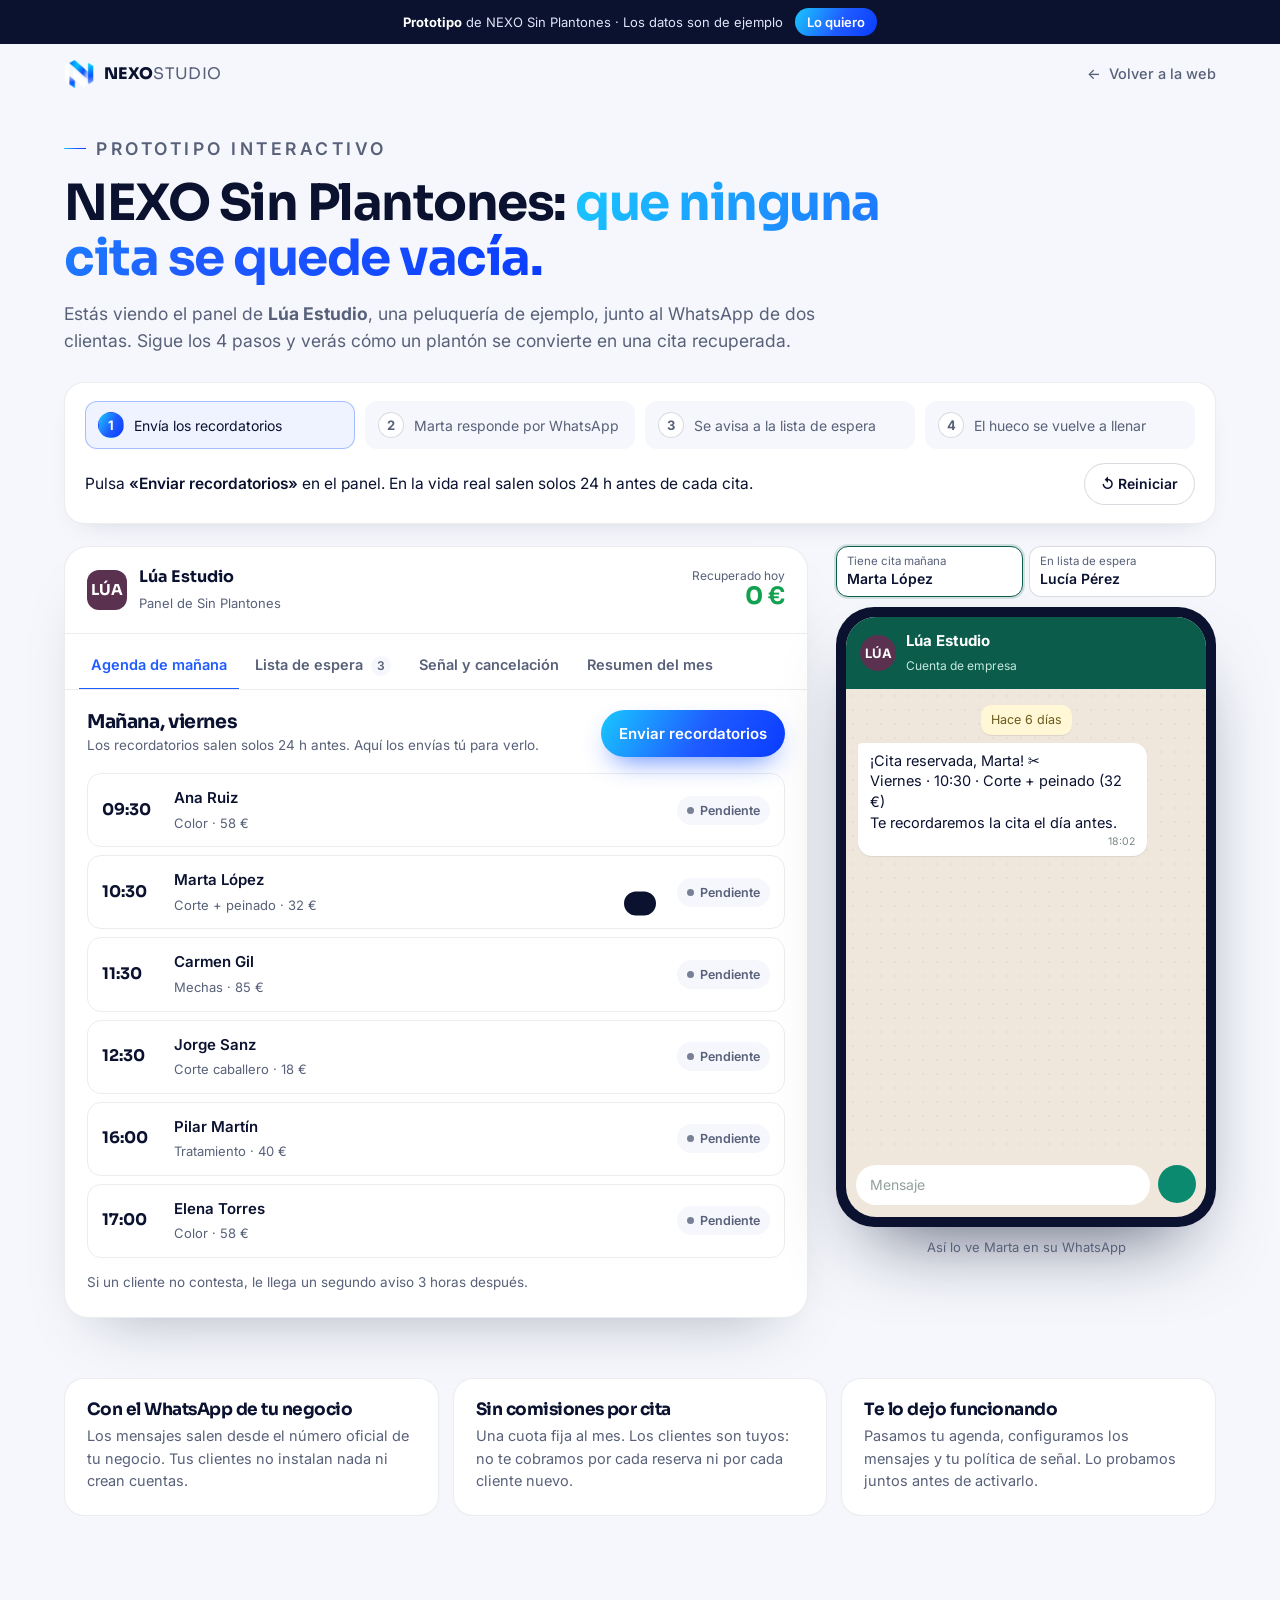
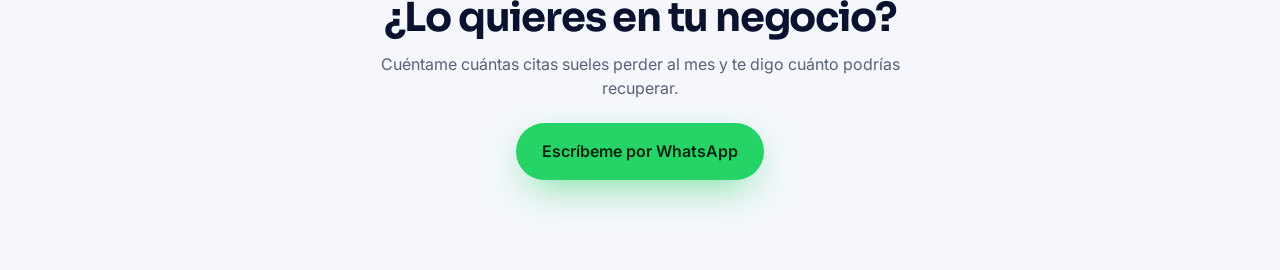
<file: demos/sin-plantones/index.html>
<!doctype html>
<html lang="es">
<head>
  <meta charset="utf-8">
  <meta name="viewport" content="width=device-width, initial-scale=1, viewport-fit=cover">
  <title>NEXO Sin Plantones · Prototipo · Nexo Studio</title>
  <meta name="description" content="Prototipo de NEXO Sin Plantones: recordatorios por WhatsApp, lista de espera automática y señal legal para que no se queden huecos vacíos en tu agenda.">
  <meta name="robots" content="noindex">
  <meta name="theme-color" content="#f5f7fc">
  <meta name="color-scheme" content="light">
  <link rel="icon" href="../../assets/img/favicon.png">
  <link rel="preconnect" href="https://fonts.googleapis.com">
  <link rel="preconnect" href="https://fonts.gstatic.com" crossorigin>
  <link href="https://fonts.googleapis.com/css2?family=Sora:wght@400;600;700;800&family=Inter:wght@400;500;600&display=swap" rel="stylesheet">
  <style>
    :root {
      --bg: #f5f7fc; --surface: #fff; --navy: #0b1230; --text: #0b1230; --muted: #586179;
      --line: rgba(11, 18, 48, .08); --line-2: rgba(11, 18, 48, .15);
      --blue: #1f5bff; --cyan: #19c8ff; --grad: linear-gradient(120deg, #19c8ff 0%, #1f5bff 55%, #0a3cff 100%);
      --ok: #12a150; --ok-bg: #e5f7ec; --warn: #b26b00; --warn-bg: #fff3dc; --bad: #d23a3a; --bad-bg: #fde8e8;
      --wa-head: #0b5c4b; --wa-bg: #efe7dc; --wa-out: #d6f7c4;
      --display: "Sora", "Inter", system-ui, sans-serif; --body: "Inter", system-ui, -apple-system, "Segoe UI", Roboto, sans-serif;
      --ease: cubic-bezier(.2, .7, .2, 1);
    }
    * { box-sizing: border-box; }
    html { -webkit-text-size-adjust: 100%; background: var(--bg); }
    body { margin: 0; font-family: var(--body); font-size: 16px; line-height: 1.55; color: var(--text); background: var(--bg); -webkit-font-smoothing: antialiased; overflow-x: clip; padding-top: 37px; }
    h1, h2, h3 { font-family: var(--display); letter-spacing: -.03em; line-height: 1.1; margin: 0; }
    p { margin: 0; }
    a { color: inherit; }
    button { font: inherit; color: inherit; cursor: pointer; -webkit-tap-highlight-color: transparent; }
    :focus-visible { outline: 2px solid var(--cyan); outline-offset: 2px; border-radius: 6px; }
    .wrap { max-width: 1200px; margin: 0 auto; padding: 0 24px; }
    .grad { background: var(--grad); -webkit-background-clip: text; background-clip: text; color: transparent; }

    .demo-bar { position: fixed; z-index: 100; top: 0; left: 0; right: 0; display: flex; align-items: center; justify-content: center; gap: 12px; padding: 8px 16px; background: var(--navy); color: #dfe5f7; font-size: 13px; }
    .demo-bar b { color: #fff; }
    .demo-bar > span { white-space: nowrap; overflow: hidden; text-overflow: ellipsis; min-width: 0; }
    .demo-bar a { color: #fff; background: var(--grad); padding: 4px 12px; border-radius: 99px; text-decoration: none; font-weight: 600; white-space: nowrap; }

    /* Cabecera */
    .top { display: flex; align-items: center; justify-content: space-between; gap: 16px; padding: 22px 0 6px; }
    .back { display: inline-flex; align-items: center; gap: 8px; text-decoration: none; color: var(--muted); font-size: 14.5px; font-weight: 500; }
    .back:hover { color: var(--text); }
    .logo { display: inline-flex; align-items: center; gap: 10px; font-family: var(--display); font-weight: 800; letter-spacing: .02em; text-decoration: none; }
    .logo img { width: 30px; height: 30px; }
    .logo span span { font-weight: 400; color: var(--muted); }
    .intro { padding: 26px 0 28px; max-width: 820px; }
    .kicker { display: inline-flex; align-items: center; gap: 10px; font-size: 12px; font-weight: 600; text-transform: uppercase; letter-spacing: .2em; color: var(--blue); margin-bottom: 14px; }
    .kicker::before { content: ""; width: 22px; height: 1px; background: var(--grad); }
    .intro h1 { font-size: clamp(30px, 4.4vw, 50px); }
    .intro p { color: var(--muted); font-size: 17.5px; margin-top: 14px; }

    /* Pasos del recorrido */
    .guide { display: grid; grid-template-columns: 1fr auto; gap: 14px 20px; align-items: center; padding: 18px 20px; background: var(--surface); border: 1px solid var(--line); border-radius: 20px; box-shadow: 0 12px 30px -18px rgba(11, 18, 48, .18); }
    .steps { list-style: none; margin: 0; padding: 0; display: grid; grid-template-columns: repeat(4, 1fr); gap: 10px; grid-column: 1 / -1; }
    .steps li { display: flex; align-items: center; gap: 10px; padding: 10px 12px; border-radius: 12px; font-size: 14px; color: var(--muted); background: var(--bg); border: 1px solid transparent; transition: background .3s, border-color .3s, color .3s; }
    .steps li i { flex: none; width: 26px; height: 26px; border-radius: 50%; display: grid; place-items: center; font-style: normal; font-weight: 700; font-size: 13px; background: #fff; border: 1px solid var(--line-2); }
    .steps li.is-now { color: var(--text); background: #eef3ff; border-color: rgba(31, 91, 255, .35); }
    .steps li.is-now i { background: var(--grad); color: #fff; border-color: transparent; }
    .steps li.is-done i { background: var(--ok); color: #fff; border-color: transparent; }
    .hint { font-size: 15.5px; }
    .hint b { font-weight: 600; }
    .hint.is-win { color: var(--ok); }
    .reset { border: 1px solid var(--line-2); background: #fff; border-radius: 99px; padding: 9px 16px; font-size: 14px; font-weight: 600; white-space: nowrap; }
    .reset:hover { border-color: var(--text); }

    /* Escenario: panel + móvil */
    .switch { display: none; }
    .stage { display: grid; grid-template-columns: minmax(0, 1fr) 380px; gap: 28px; align-items: start; margin: 22px 0 60px; }

    .panel { background: var(--surface); border: 1px solid var(--line); border-radius: 24px; box-shadow: 0 30px 60px -36px rgba(11, 18, 48, .35); overflow: hidden; min-width: 0; }
    .panel__head { display: flex; align-items: center; justify-content: space-between; gap: 16px; padding: 18px 22px; border-bottom: 1px solid var(--line); }
    .biz { display: flex; align-items: center; gap: 12px; }
    .biz__av { width: 40px; height: 40px; border-radius: 12px; display: grid; place-items: center; background: #5b3150; color: #fff; font-family: var(--display); font-weight: 700; font-size: 15px; }
    .biz b { display: block; font-family: var(--display); font-size: 16px; }
    .biz small { color: var(--muted); font-size: 13px; }
    .saved { text-align: right; line-height: 1.15; }
    .saved small { display: block; color: var(--muted); font-size: 12px; }
    .saved strong { font-family: var(--display); font-size: 24px; color: var(--ok); }
    .saved.is-bump strong { animation: bump .7s var(--ease); }
    @keyframes bump { 40% { transform: scale(1.25); } }

    .tabs { display: flex; gap: 4px; padding: 10px 14px 0; border-bottom: 1px solid var(--line); overflow-x: auto; scrollbar-width: none; }
    .tabs::-webkit-scrollbar { display: none; }
    .tab { flex: none; border: 0; background: none; padding: 10px 12px 12px; font-size: 14.5px; font-weight: 600; color: var(--muted); border-bottom: 2px solid transparent; margin-bottom: -1px; }
    .tab[aria-selected="true"] { color: var(--blue); border-color: var(--blue); }
    .tab .n { display: inline-grid; place-items: center; min-width: 20px; height: 20px; padding: 0 6px; margin-left: 4px; border-radius: 99px; background: var(--bg); font-size: 12px; }
    .pane { padding: 20px 22px 24px; }
    .pane[hidden] { display: none; }

    .bar { display: flex; align-items: center; justify-content: space-between; gap: 14px; flex-wrap: wrap; margin-bottom: 16px; }
    .bar h2 { font-size: 19px; letter-spacing: -.02em; }
    .bar p { color: var(--muted); font-size: 13.5px; margin-top: 2px; }
    .btn { display: inline-flex; align-items: center; justify-content: center; gap: 8px; border: 0; border-radius: 99px; padding: 12px 18px; font-weight: 600; font-size: 15px; background: var(--grad); color: #fff; box-shadow: 0 12px 28px -12px rgba(31, 91, 255, .9); transition: transform .2s var(--ease), opacity .2s; }
    .btn:hover { transform: translateY(-2px); }
    .btn:disabled { opacity: .45; cursor: default; transform: none; box-shadow: none; }
    .btn.is-pulse:not(:disabled) { animation: pulse 1.8s infinite; }
    @keyframes pulse { 0%, 100% { box-shadow: 0 0 0 0 rgba(31, 91, 255, .5); } 50% { box-shadow: 0 0 0 10px rgba(31, 91, 255, 0); } }

    .list { list-style: none; margin: 0; padding: 0; display: grid; gap: 8px; }
    .row { display: grid; grid-template-columns: 58px minmax(0, 1fr) auto; gap: 14px; align-items: center; padding: 12px 14px; border: 1px solid var(--line); border-radius: 14px; transition: background .4s, border-color .4s; }
    .row__t { font-family: var(--display); font-weight: 700; font-size: 16px; }
    .row__who b { display: block; font-weight: 600; font-size: 15px; overflow: hidden; text-overflow: ellipsis; white-space: nowrap; }
    .row__who small { color: var(--muted); font-size: 13px; }
    .row.is-free { background: #fff8e8; border-color: #f3d79a; border-style: dashed; }
    .row.is-win { background: var(--ok-bg); border-color: rgba(18, 161, 80, .35); }
    .row.is-hl { border-color: rgba(31, 91, 255, .45); box-shadow: 0 0 0 3px rgba(31, 91, 255, .1); }
    .chip { display: inline-flex; align-items: center; gap: 6px; padding: 5px 10px; border-radius: 99px; font-size: 12.5px; font-weight: 600; white-space: nowrap; background: var(--bg); color: var(--muted); }
    .chip::before { content: ""; width: 7px; height: 7px; border-radius: 50%; background: currentColor; opacity: .8; }
    .chip--sent { background: #eef3ff; color: var(--blue); }
    .chip--ok { background: var(--ok-bg); color: var(--ok); }
    .chip--wait { background: var(--warn-bg); color: var(--warn); }
    .chip--bad { background: var(--bad-bg); color: var(--bad); }
    .note { margin-top: 14px; font-size: 13.5px; color: var(--muted); }

    /* Señal */
    .policy { display: grid; grid-template-columns: 1fr 1fr; gap: 20px; }
    .field { display: grid; gap: 6px; margin-bottom: 14px; }
    .field label, .field > span { font-size: 13.5px; font-weight: 600; }
    .field select, .field input[type="number"] { width: 100%; font: inherit; font-size: 15px; padding: 10px 12px; border-radius: 10px; border: 1px solid var(--line-2); background: #fff; color: var(--text); }
    .check { display: flex; gap: 10px; align-items: flex-start; font-size: 14.5px; }
    .check input { margin-top: 4px; accent-color: var(--blue); }
    .out { background: var(--bg); border: 1px solid var(--line); border-radius: 14px; padding: 16px; font-size: 14.5px; }
    .out p { white-space: pre-line; }
    .copy { margin-top: 12px; border: 1px solid var(--line-2); background: #fff; border-radius: 99px; padding: 8px 14px; font-size: 13.5px; font-weight: 600; }
    .verdicts { list-style: none; padding: 0; margin: 14px 0 0; display: grid; gap: 8px; font-size: 13.5px; }
    .verdicts li { display: flex; gap: 8px; padding: 8px 10px; border-radius: 10px; }
    .verdicts .ok { background: var(--ok-bg); color: #0d6b37; }
    .verdicts .warn { background: var(--warn-bg); color: #7a4a00; }
    .legal { margin-top: 12px; font-size: 12.5px; color: var(--muted); }

    /* Resumen */
    .kpis { display: grid; grid-template-columns: repeat(4, 1fr); gap: 10px; }
    .kpi { padding: 14px; border: 1px solid var(--line); border-radius: 14px; }
    .kpi small { display: block; color: var(--muted); font-size: 12.5px; }
    .kpi strong { display: block; font-family: var(--display); font-size: 26px; letter-spacing: -.03em; margin-top: 4px; }
    .kpi em { font-style: normal; font-size: 12.5px; font-weight: 600; color: var(--ok); }
    .compare { margin-top: 18px; display: grid; gap: 10px; }
    .compare__row { display: grid; grid-template-columns: 150px 1fr 40px; gap: 12px; align-items: center; font-size: 14px; }
    .compare__track { height: 12px; border-radius: 99px; background: var(--bg); overflow: hidden; }
    .compare__fill { height: 100%; border-radius: 99px; background: #c4cadb; }
    .compare__fill--new { background: var(--grad); }
    .compare__row b { text-align: right; font-family: var(--display); }
    .roi { margin-top: 18px; padding: 16px; border-radius: 14px; background: var(--navy); color: #fff; font-size: 15px; }
    .roi b { color: var(--cyan); }

    /* Móvil con WhatsApp */
    .phonecol { position: sticky; top: 52px; }
    .who { display: flex; gap: 6px; margin-bottom: 10px; }
    .who button { position: relative; flex: 1; border: 1px solid var(--line-2); background: #fff; border-radius: 12px; padding: 8px 10px; text-align: left; line-height: 1.2; }
    .who button small { display: block; color: var(--muted); font-size: 11.5px; }
    .who button b { font-size: 14px; font-weight: 600; }
    .who button[aria-pressed="true"] { border-color: var(--wa-head); box-shadow: 0 0 0 2px rgba(11, 92, 75, .15); }
    .badge { position: absolute; top: -7px; right: -7px; min-width: 22px; height: 22px; padding: 0 6px; border-radius: 99px; display: grid; place-items: center; background: #25d366; color: #04260f; font-size: 12px; font-weight: 700; box-shadow: 0 0 0 3px var(--bg); }
    .badge[hidden] { display: none; }
    .phone { border-radius: 38px; padding: 10px; background: #0b1230; box-shadow: 0 40px 80px -36px rgba(11, 18, 48, .7); }
    .screen { border-radius: 30px; overflow: hidden; background: var(--wa-bg); display: flex; flex-direction: column; height: 600px; max-height: calc(100vh - 140px); min-height: 460px; }
    .wa-head { display: flex; align-items: center; gap: 10px; padding: 12px 14px; background: var(--wa-head); color: #fff; }
    .wa-head .av { width: 36px; height: 36px; border-radius: 50%; display: grid; place-items: center; background: #5b3150; font-weight: 700; font-size: 13px; flex: none; }
    .wa-head b { display: block; font-size: 15px; }
    .wa-head small { font-size: 12px; color: #c6e8de; }
    .wa-body { flex: 1; overflow-y: auto; display: flex; flex-direction: column; gap: 8px; padding: 16px 12px 20px; background-image: radial-gradient(rgba(0, 0, 0, .04) 1px, transparent 1px); background-size: 14px 14px; scroll-behavior: smooth; }
    .m { max-width: 86%; padding: 8px 12px 6px; border-radius: 14px; font-size: 14.5px; line-height: 1.42; box-shadow: 0 1px 1px rgba(0, 0, 0, .08); white-space: pre-line; }
    .is-new { animation: in .35s var(--ease); }
    .m time { display: block; text-align: right; font-size: 10.5px; color: #7c8a84; margin-top: 2px; }
    .m--biz { align-self: flex-start; background: #fff; border-top-left-radius: 4px; }
    .m--me { align-self: flex-end; background: var(--wa-out); border-top-right-radius: 4px; }
    .m--sys { align-self: center; max-width: 94%; text-align: center; font-size: 12.5px; background: #fff7d6; color: #6b5a1c; border-radius: 10px; padding: 6px 10px; }
    .qr { align-self: flex-start; width: 86%; display: grid; gap: 4px; margin-top: -4px; }
    .qr button { border: 0; background: #fff; border-radius: 10px; padding: 9px; color: #027eb5; font-weight: 600; font-size: 14px; box-shadow: 0 1px 1px rgba(0, 0, 0, .08); }
    .qr button:hover:not(:disabled) { background: #f2fbff; }
    .qr button:disabled { color: #9aa7a2; cursor: default; }
    .qr.is-hot button:not(:disabled) { animation: glow 1.8s infinite; }
    @keyframes glow { 0%, 100% { box-shadow: 0 0 0 0 rgba(2, 126, 181, .35); } 50% { box-shadow: 0 0 0 5px rgba(2, 126, 181, 0); } }
    .typing { align-self: flex-start; display: inline-flex; gap: 4px; padding: 11px 13px; background: #fff; border-radius: 14px; border-top-left-radius: 4px; }
    .typing i { width: 6px; height: 6px; border-radius: 50%; background: #8a9a93; animation: blink 1.2s infinite; }
    .typing i:nth-child(2) { animation-delay: .2s; } .typing i:nth-child(3) { animation-delay: .4s; }
    @keyframes blink { 0%, 80%, 100% { opacity: .3; } 40% { opacity: 1; } }
    @keyframes in { from { opacity: 0; transform: translateY(8px); } }
    .wa-foot { display: flex; gap: 8px; padding: 8px 10px 12px; }
    .wa-foot span { flex: 1; background: #fff; border-radius: 99px; padding: 9px 14px; font-size: 14px; color: #93a19b; }
    .wa-foot i { width: 38px; height: 38px; border-radius: 50%; background: #0b8a6f; flex: none; }
    .phone-cap { text-align: center; font-size: 13px; color: var(--muted); margin-top: 10px; }

    /* Cómo funciona de verdad */
    .real { display: grid; grid-template-columns: repeat(3, 1fr); gap: 14px; padding-bottom: 80px; }
    .real article { background: var(--surface); border: 1px solid var(--line); border-radius: 20px; padding: 22px; }
    .real h3 { font-size: 17px; margin-bottom: 6px; }
    .real p { color: var(--muted); font-size: 14.5px; }
    .cta { text-align: center; padding: 0 0 90px; }
    .cta h2 { font-size: clamp(26px, 3.6vw, 40px); }
    .cta p { color: var(--muted); margin: 12px auto 22px; max-width: 560px; }
    .btn--wa { background: #25d366; color: #04260f; box-shadow: 0 14px 40px -12px rgba(37, 211, 102, .75); padding: 16px 26px; font-size: 16px; text-decoration: none; }

    .toast { position: fixed; z-index: 90; left: 50%; bottom: 18px; transform: translate(-50%, 140%); display: flex; align-items: center; gap: 12px; max-width: calc(100% - 32px); padding: 12px 14px 12px 18px; border-radius: 16px; background: var(--navy); color: #fff; font-size: 14.5px; box-shadow: 0 20px 40px -16px rgba(0, 0, 0, .5); transition: transform .4s var(--ease); }
    .toast.is-on { transform: translate(-50%, 0); }
    .toast button { border: 0; border-radius: 99px; padding: 8px 14px; font-weight: 600; font-size: 13.5px; background: #25d366; color: #04260f; white-space: nowrap; }
    .toast button[hidden] { display: none; }

    @media (max-width: 980px) {
      .stage { grid-template-columns: minmax(0, 1fr) 340px; gap: 20px; }
      .kpis { grid-template-columns: repeat(2, 1fr); }
      .policy { grid-template-columns: 1fr; }
    }
    @media (max-width: 860px) {
      body { padding-bottom: 70px; }
      .steps { grid-template-columns: repeat(2, 1fr); }
      .switch { position: sticky; top: 37px; z-index: 40; display: flex; gap: 4px; padding: 4px; margin: 18px 0 0; background: #fff; border: 1px solid var(--line-2); border-radius: 99px; box-shadow: 0 10px 24px -14px rgba(11, 18, 48, .4); }
      .switch button { position: relative; flex: 1; border: 0; background: none; border-radius: 99px; padding: 10px 8px; font-weight: 600; font-size: 14px; color: var(--muted); }
      .switch button[aria-pressed="true"] { background: var(--navy); color: #fff; }
      .switch .badge { top: -4px; right: 6px; }
      .stage { grid-template-columns: 1fr; margin-top: 14px; }
      .stage[data-view="panel"] .phonecol, .stage[data-view="phone"] .panel { display: none; }
      .phonecol { position: static; max-width: 400px; width: 100%; margin: 0 auto; }
      .screen { height: 70vh; max-height: none; }
      .real { grid-template-columns: 1fr; }
    }
    @media (max-width: 560px) {
      .wrap { padding: 0 16px; }
      .demo-bar { font-size: 12px; gap: 10px; padding: 8px 12px; }
      .top .back span { display: none; }
      .guide { grid-template-columns: 1fr; padding: 14px; }
      .steps { gap: 6px; }
      .steps li { font-size: 12.5px; padding: 8px; gap: 8px; }
      .steps li i { width: 22px; height: 22px; font-size: 12px; }
      .reset { justify-self: start; }
      .panel__head, .pane { padding-left: 14px; padding-right: 14px; }
      .row { grid-template-columns: 46px minmax(0, 1fr); gap: 4px 10px; padding: 10px 12px; }
      .row .chip { grid-column: 2; justify-self: start; }
      .row__t { font-size: 15px; }
      .kpi strong { font-size: 22px; }
      .compare__row { grid-template-columns: 1fr 34px; }
      .compare__track { grid-column: 1 / -1; grid-row: 2; }
      .phone { padding: 8px; border-radius: 32px; }
      .screen { border-radius: 26px; }
    }
    @media (prefers-reduced-motion: reduce) {
      *, *::before, *::after { animation: none !important; transition: none !important; }
      .wa-body { scroll-behavior: auto; }
    }
  </style>
</head>
<body>

  <div class="demo-bar"><span><b>Prototipo</b> de NEXO Sin Plantones · Los datos son de ejemplo</span><a href="https://wa.me/34711591734?text=Hola,%20he%20visto%20el%20prototipo%20de%20NEXO%20Sin%20Plantones%20y%20me%20interesa%20para%20mi%20negocio" target="_blank" rel="noopener">Lo quiero</a></div>

  <div class="wrap">
    <header class="top">
      <a class="logo" href="../../"><img src="../../assets/img/nexo-mark.webp" alt="" width="30" height="30"><span>NEXO<span>STUDIO</span></span></a>
      <a class="back" href="../../#sin-plantones">← <span>Volver a la web</span></a>
    </header>

    <section class="intro">
      <p class="kicker">Prototipo interactivo</p>
      <h1>NEXO Sin Plantones: <span class="grad">que ninguna cita se quede vacía.</span></h1>
      <p>Estás viendo el panel de <b>Lúa Estudio</b>, una peluquería de ejemplo, junto al WhatsApp de dos clientas. Sigue los 4 pasos y verás cómo un plantón se convierte en una cita recuperada.</p>
    </section>

    <div class="guide">
      <ol class="steps" id="steps">
        <li><i>1</i><span>Envía los recordatorios</span></li>
        <li><i>2</i><span>Marta responde por WhatsApp</span></li>
        <li><i>3</i><span>Se avisa a la lista de espera</span></li>
        <li><i>4</i><span>El hueco se vuelve a llenar</span></li>
      </ol>
      <p class="hint" id="hint" aria-live="polite"></p>
      <button class="reset" id="reset" type="button">↺ Reiniciar</button>
    </div>

    <div class="switch" role="group" aria-label="Qué ver">
      <button type="button" data-view="panel" aria-pressed="true">Panel del negocio</button>
      <button type="button" data-view="phone" aria-pressed="false">WhatsApp del cliente <span class="badge" id="switchBadge" hidden>1</span></button>
    </div>

    <div class="stage" id="stage" data-view="panel">

      <!-- PANEL DEL NEGOCIO -->
      <section class="panel" aria-label="Panel del negocio">
        <div class="panel__head">
          <div class="biz"><span class="biz__av">LÚA</span><span><b>Lúa Estudio</b><small>Panel de Sin Plantones</small></span></div>
          <div class="saved" id="saved"><small>Recuperado hoy</small><strong id="savedAmount">0 €</strong></div>
        </div>

        <div class="tabs" role="tablist">
          <button class="tab" role="tab" type="button" id="t-agenda" aria-controls="p-agenda" aria-selected="true">Agenda de mañana</button>
          <button class="tab" role="tab" type="button" id="t-wait" aria-controls="p-wait" aria-selected="false">Lista de espera <span class="n" id="waitCount">3</span></button>
          <button class="tab" role="tab" type="button" id="t-policy" aria-controls="p-policy" aria-selected="false">Señal y cancelación</button>
          <button class="tab" role="tab" type="button" id="t-month" aria-controls="p-month" aria-selected="false">Resumen del mes</button>
        </div>

        <div class="pane" role="tabpanel" id="p-agenda" aria-labelledby="t-agenda">
          <div class="bar">
            <div><h2>Mañana, viernes</h2><p>Los recordatorios salen solos 24 h antes. Aquí los envías tú para verlo.</p></div>
            <button class="btn is-pulse" id="send" type="button">Enviar recordatorios</button>
          </div>
          <ul class="list" id="agenda"></ul>
          <p class="note">Si un cliente no contesta, le llega un segundo aviso 3 horas después.</p>
        </div>

        <div class="pane" role="tabpanel" id="p-wait" aria-labelledby="t-wait" hidden>
          <div class="bar"><div><h2>Lista de espera</h2><p>Se apuntan por WhatsApp o desde tu web cuando no hay hueco.</p></div></div>
          <ul class="list" id="waitlist"></ul>
          <p class="note">Cuando se libera un hueco, se avisa a quien encaja por servicio y horario. Si no responde en 15 minutos, pasa al siguiente.</p>
        </div>

        <div class="pane" role="tabpanel" id="p-policy" aria-labelledby="t-policy" hidden>
          <div class="bar"><div><h2>Señal y política de cancelación</h2><p>Te ayudamos a pedir una señal sin meterte en líos.</p></div></div>
          <div class="policy">
            <form id="policyForm" onsubmit="return false">
              <div class="field">
                <label for="pService">Servicio de ejemplo</label>
                <select id="pService">
                  <option value="32">Corte + peinado · 32 €</option>
                  <option value="58" selected>Color · 58 €</option>
                  <option value="85">Mechas · 85 €</option>
                </select>
              </div>
              <div class="field">
                <label for="pAmount">Señal al reservar (€)</label>
                <input id="pAmount" type="number" min="0" max="200" step="1" value="10" inputmode="numeric">
              </div>
              <div class="field">
                <label for="pHours">Avisar con al menos</label>
                <select id="pHours">
                  <option value="24" selected>24 horas</option>
                  <option value="48">48 horas</option>
                  <option value="12">12 horas</option>
                </select>
              </div>
              <label class="check"><input id="pRefund" type="checkbox" checked> Devolver la señal si cancela a tiempo</label>
            </form>
            <div>
              <div class="out"><p id="pText"></p><button class="copy" id="pCopy" type="button">Copiar texto</button></div>
              <ul class="verdicts" id="pChecks"></ul>
              <p class="legal">Orientativo: se basa en los criterios publicados por las autoridades de consumo. No sustituye al asesoramiento legal.</p>
            </div>
          </div>
        </div>

        <div class="pane" role="tabpanel" id="p-month" aria-labelledby="t-month" hidden>
          <div class="bar"><div><h2>Octubre · resumen</h2><p>Lo que recibirías cada mes por WhatsApp. Datos de ejemplo.</p></div></div>
          <div class="kpis">
            <div class="kpi"><small>Recordatorios enviados</small><strong>318</strong><em>91 % confirmadas</em></div>
            <div class="kpi"><small>Plantones</small><strong>4</strong><em>antes eran 19</em></div>
            <div class="kpi"><small>Huecos recuperados</small><strong>11</strong><em>con la lista de espera</em></div>
            <div class="kpi"><small>Dinero recuperado</small><strong>897 €</strong><em>en citas que se habrían perdido</em></div>
          </div>
          <div class="compare" aria-label="Plantones al mes, antes y después">
            <div class="compare__row"><span>Plantones antes</span><div class="compare__track"><div class="compare__fill" style="width:100%"></div></div><b>19</b></div>
            <div class="compare__row"><span>Con Sin Plantones</span><div class="compare__track"><div class="compare__fill compare__fill--new" style="width:21%"></div></div><b>4</b></div>
          </div>
          <p class="roi">Sin Plantones cuesta <b>29 € al mes</b>. Este mes te ha devuelto <b>unas 30 veces</b> lo que cuesta.</p>
        </div>
      </section>

      <!-- MÓVIL DEL CLIENTE -->
      <aside class="phonecol" aria-label="WhatsApp del cliente">
        <div class="who" role="group" aria-label="Elegir chat">
          <button type="button" data-chat="marta" aria-pressed="true"><small>Tiene cita mañana</small><b>Marta López</b><span class="badge" data-badge="marta" hidden>1</span></button>
          <button type="button" data-chat="lucia" aria-pressed="false"><small>En lista de espera</small><b>Lucía Pérez</b><span class="badge" data-badge="lucia" hidden>1</span></button>
        </div>
        <div class="phone">
          <div class="screen">
            <div class="wa-head"><span class="av">LÚA</span><span><b>Lúa Estudio</b><small>Cuenta de empresa</small></span></div>
            <div class="wa-body" id="wa" aria-live="polite"></div>
            <div class="wa-foot" aria-hidden="true"><span>Mensaje</span><i></i></div>
          </div>
        </div>
        <p class="phone-cap" id="phoneCap">Así lo ve Marta en su WhatsApp</p>
      </aside>
    </div>

    <section class="real" aria-label="Cómo funciona en tu negocio">
      <article><h3>Con el WhatsApp de tu negocio</h3><p>Los mensajes salen desde el número oficial de tu negocio. Tus clientes no instalan nada ni crean cuentas.</p></article>
      <article><h3>Sin comisiones por cita</h3><p>Una cuota fija al mes. Los clientes son tuyos: no te cobramos por cada reserva ni por cada cliente nuevo.</p></article>
      <article><h3>Te lo dejo funcionando</h3><p>Pasamos tu agenda, configuramos los mensajes y tu política de señal. Lo probamos juntos antes de activarlo.</p></article>
    </section>

    <section class="cta">
      <h2>¿Lo quieres en tu negocio?</h2>
      <p>Cuéntame cuántas citas sueles perder al mes y te digo cuánto podrías recuperar.</p>
      <a class="btn btn--wa" href="https://wa.me/34711591734?text=Hola,%20he%20visto%20el%20prototipo%20de%20NEXO%20Sin%20Plantones%20y%20me%20interesa%20para%20mi%20negocio" target="_blank" rel="noopener">Escríbeme por WhatsApp</a>
    </section>
  </div>

  <div class="toast" id="toast" role="status"><span id="toastText"></span><button type="button" id="toastBtn" hidden>Ver</button></div>

  <script>
  (function () {
    "use strict";

    var $ = function (id) { return document.getElementById(id); };
    var mobile = window.matchMedia("(max-width: 860px)");

    var APPTS = [
      { id: "ana", t: "09:30", name: "Ana Ruiz", svc: "Color", price: 58, auto: "confirm", delay: 1300 },
      { id: "marta", t: "10:30", name: "Marta López", svc: "Corte + peinado", price: 32 },
      { id: "carmen", t: "11:30", name: "Carmen Gil", svc: "Mechas", price: 85, auto: "confirm", delay: 2200 },
      { id: "jorge", t: "12:30", name: "Jorge Sanz", svc: "Corte caballero", price: 18, auto: "late", delay: 3000 },
      { id: "pilar", t: "16:00", name: "Pilar Martín", svc: "Tratamiento", price: 40, auto: "confirm", delay: 3600 },
      { id: "elena", t: "17:00", name: "Elena Torres", svc: "Color", price: 58, auto: "confirm", delay: 4300 }
    ];
    var WAIT = [
      { id: "lucia", name: "Lucía Pérez", wants: "Corte + peinado · mañana por la mañana", since: "desde el martes" },
      { id: "raul", name: "Raúl Gómez", wants: "Cualquier servicio · viernes", since: "desde el miércoles" },
      { id: "sofia", name: "Sofía Navarro", wants: "Color · la semana que viene", since: "desde ayer" }
    ];
    var STATUS = {
      idle: ["Pendiente", ""],
      sent: ["Recordatorio enviado", "chip--sent"],
      noreply: ["Sin respuesta · 2º aviso", "chip--wait"],
      confirmed: ["Confirmada", "chip--ok"],
      cancelled: ["Ha cancelado", "chip--bad"],
      moved: ["Cambia de hora", "chip--wait"],
      free: ["Hueco libre · avisando…", "chip--wait"],
      recovered: ["Recuperada +32 €", "chip--ok"],
      waiting: ["En espera", ""],
      notified: ["Avisada · esperando respuesta", "chip--sent"],
      declined: ["No le viene bien", ""],
      booked: ["Ha cogido el hueco", "chip--ok"]
    };

    var S, timers = [], drawn = {};

    function later(fn, ms) { timers.push(setTimeout(fn, ms)); }

    function fresh() {
      var st = { step: 0, branch: null, saved: 0, active: "marta", unread: { marta: 0, lucia: 0 }, appts: {}, wait: {}, extra: null, filled: null, chats: { marta: [], lucia: [] } };
      APPTS.forEach(function (a) { st.appts[a.id] = "idle"; });
      WAIT.forEach(function (w) { st.wait[w.id] = "waiting"; });
      st.chats.marta = [
        { from: "sys", text: "Hace 6 días" },
        { from: "biz", text: "¡Cita reservada, Marta! ✂️\nViernes · 10:30 · Corte + peinado (32 €)\nTe recordaremos la cita el día antes.", time: "18:02" }
      ];
      st.chats.lucia = [
        { from: "sys", text: "Martes" },
        { from: "me", text: "Hola! ¿Tenéis algo el viernes por la mañana para cortar y peinar?", time: "13:15" },
        { from: "biz", text: "¡Hola Lucía! El viernes por la mañana está todo lleno 😕\nTe apunto en la lista de espera: si se libera un hueco, te aviso al momento por aquí.", time: "13:15" }
      ];
      return st;
    }

    /* ---------- Pintado ---------- */

    function chip(key, label) {
      var s = STATUS[key];
      return '<span class="chip ' + s[1] + '">' + (label || s[0]) + "</span>";
    }

    function renderAgenda() {
      var html = APPTS.map(function (a) {
        var st = S.appts[a.id], cls = "row", who, status;
        if (a.id === "marta" && S.filled) {
          cls += " is-win";
          who = "<b>" + S.filled.name + "</b><small>" + a.svc + " · " + a.price + " € · antes Marta López</small>";
          status = chip("recovered", "Recuperada +" + a.price + " €");
        } else if (a.id === "marta" && (st === "cancelled" || st === "moved")) {
          cls += " is-free";
          who = "<b>Hueco libre</b><small>" + a.svc + " · " + a.price + " € · " + (st === "moved" ? "Marta cambió de hora" : "Marta canceló") + "</small>";
          status = chip("free");
        } else {
          if (a.id === "marta" && S.step === 1) cls += " is-hl";
          who = "<b>" + a.name + "</b><small>" + a.svc + " · " + a.price + " €</small>";
          status = chip(st);
        }
        return '<li class="' + cls + '"><span class="row__t">' + a.t + '</span><span class="row__who">' + who + "</span>" + status + "</li>";
      });
      if (S.extra) {
        html.push('<li class="row"><span class="row__t">' + S.extra.t + '</span><span class="row__who"><b>Marta López</b><small>Corte + peinado · 32 € · cambiada desde las 10:30</small></span>' + chip("confirmed") + "</li>");
      }
      $("agenda").innerHTML = html.join("");
      $("send").disabled = S.step > 0;
      $("send").textContent = S.step > 0 ? "Recordatorios enviados ✓" : "Enviar recordatorios";
    }

    function renderWait() {
      var left = 0;
      $("waitlist").innerHTML = WAIT.map(function (w) {
        var st = S.wait[w.id];
        if (st !== "booked") left++;
        var cls = "row" + (st === "booked" ? " is-win" : st === "notified" ? " is-hl" : "");
        return '<li class="' + cls + '"><span class="row__t">' + w.name.split(" ").map(function (p) { return p[0]; }).join("") + '</span><span class="row__who"><b>' + w.name + "</b><small>" + w.wants + " · " + w.since + "</small></span>" + chip(st) + "</li>";
      }).join("");
      $("waitCount").textContent = left;
    }

    var HINTS = [
      "Pulsa <b>«Enviar recordatorios»</b> en el panel. En la vida real salen solos 24 h antes de cada cita.",
      "Marta acaba de recibir el recordatorio. En su WhatsApp, pulsa <b>«❌ No puedo ir»</b> o <b>«🔁 Cambiar hora»</b>.",
      "Lucía estaba en la lista de espera y le ha llegado el aviso. Pulsa <b>«🙌 ¡Lo quiero!»</b> en su WhatsApp.",
      ""
    ];

    function renderGuide() {
      var lis = $("steps").children;
      for (var i = 0; i < lis.length; i++) {
        lis[i].className = i < S.step || S.step === 4 ? "is-done" : i === S.step ? "is-now" : "";
      }
      var h = $("hint");
      h.className = "hint";
      if (S.branch === "confirmed") {
        h.innerHTML = "Marta ha confirmado 👍 Para ver la lista de espera en acción, pulsa <b>«Reiniciar»</b> y esta vez elige <b>«No puedo ir»</b>.";
      } else if (S.step === 4) {
        h.className = "hint is-win";
        h.innerHTML = "✓ <b>Hueco recuperado.</b> Sin este sistema, la silla de las 10:30 se habría quedado vacía y Lúa Estudio habría perdido 32 €.";
      } else if (S.step === 3) {
        h.innerHTML = "Lucía no podía ir. Se ha avisado al siguiente de la lista…";
      } else {
        h.innerHTML = HINTS[S.step];
      }
    }

    function renderSaved(bump) {
      $("savedAmount").textContent = S.saved + " €";
      if (bump) {
        var el = $("saved");
        el.classList.remove("is-bump"); void el.offsetWidth; el.classList.add("is-bump");
      }
    }

    function renderChat() {
      var box = $("wa"), msgs = S.chats[S.active], html = [];
      // Solo se animan los mensajes que no estaban ya en pantalla
      var seen = drawn.chat === S.active ? drawn.count : msgs.length;
      drawn = { chat: S.active, count: msgs.length };
      msgs.forEach(function (m, i) {
        var nw = i >= seen ? " is-new" : "";
        if (m.from === "sys") { html.push('<p class="m m--sys">' + m.text + "</p>"); return; }
        html.push('<p class="m m--' + m.from + nw + '">' + m.text + (m.time ? "<time>" + m.time + "</time>" : "") + "</p>");
        if (m.buttons) {
          html.push('<div class="qr' + nw + (m.used ? "" : " is-hot") + '">' + m.buttons.map(function (b, j) {
            return '<button type="button" data-msg="' + i + '" data-btn="' + j + '"' + (m.used ? " disabled" : "") + ">" + b[0] + "</button>";
          }).join("") + "</div>");
        }
      });
      if (S.typing === S.active) html.push('<span class="typing"><i></i><i></i><i></i></span>');
      box.innerHTML = html.join("");
      box.scrollTop = box.scrollHeight;
      if (visible(S.active)) S.unread[S.active] = 0;
      renderWho();
    }

    function renderWho() {
      document.querySelectorAll(".who button").forEach(function (b) {
        b.setAttribute("aria-pressed", b.getAttribute("data-chat") === S.active ? "true" : "false");
      });
      ["marta", "lucia"].forEach(function (k) {
        var bd = document.querySelector('[data-badge="' + k + '"]');
        bd.hidden = !S.unread[k];
        bd.textContent = S.unread[k];
      });
      var total = S.unread.marta + S.unread.lucia;
      var sb = $("switchBadge");
      sb.hidden = !(total && $("stage").getAttribute("data-view") === "panel");
      sb.textContent = total;
      $("phoneCap").textContent = "Así lo ve " + (S.active === "marta" ? "Marta" : "Lucía") + " en su WhatsApp";
    }

    function visible(chat) {
      return S.active === chat && !(mobile.matches && $("stage").getAttribute("data-view") === "panel");
    }

    function renderAll() {
      renderAgenda(); renderWait(); renderGuide(); renderSaved(false); renderChat();
    }

    /* ---------- Acciones ---------- */

    function now() {
      var d = new Date();
      return ("0" + d.getHours()).slice(-2) + ":" + ("0" + d.getMinutes()).slice(-2);
    }

    // Mensaje del negocio con "escribiendo…" previo
    function bizSays(chat, text, buttons, after) {
      S.typing = chat;
      if (S.active === chat) renderChat();
      later(function () {
        S.typing = null;
        S.chats[chat].push({ from: "biz", text: text, time: now(), buttons: buttons || null });
        if (!visible(chat)) S.unread[chat]++;
        renderChat();
        if (after) after();
      }, 900);
    }

    function meSays(chat, text) {
      S.chats[chat].push({ from: "me", text: text, time: now() });
      renderChat();
    }

    function setView(v) {
      $("stage").setAttribute("data-view", v);
      document.querySelectorAll(".switch button").forEach(function (b) {
        b.setAttribute("aria-pressed", b.getAttribute("data-view") === v ? "true" : "false");
      });
      renderWho();
      if (v === "phone") renderChat();
    }

    function openChat(chat) {
      S.active = chat;
      renderChat();
    }

    var toastTimer;
    function toast(text, action) {
      var t = $("toast"), b = $("toastBtn");
      $("toastText").textContent = text;
      b.hidden = !action;
      b.onclick = action ? function () { t.classList.remove("is-on"); action(); } : null;
      t.classList.add("is-on");
      clearTimeout(toastTimer);
      toastTimer = setTimeout(function () { t.classList.remove("is-on"); }, 4500);
    }

    function showTab(id) {
      document.querySelectorAll(".tab").forEach(function (t) {
        var on = t.id === id;
        t.setAttribute("aria-selected", on ? "true" : "false");
        $(t.getAttribute("aria-controls")).hidden = !on;
      });
    }

    function sendReminders() {
      if (S.step > 0) return;
      S.step = 1;
      APPTS.forEach(function (a) { S.appts[a.id] = "sent"; });
      renderAgenda(); renderGuide();
      APPTS.forEach(function (a) {
        if (!a.auto) return;
        later(function () {
          S.appts[a.id] = a.auto === "late" ? "noreply" : "confirmed";
          renderAgenda();
          if (a.auto === "late") later(function () { S.appts[a.id] = "confirmed"; renderAgenda(); }, 5000);
        }, a.delay);
      });
      openChat("marta");
      bizSays("marta", "Hola Marta 👋 Te recordamos tu cita en Lúa Estudio:\n\n📅 Mañana, viernes · 10:30\n✂️ Corte + peinado\n\n¿Nos confirmas que vienes?", [
        ["✅ Confirmo", "confirm"], ["🔁 Cambiar hora", "change"], ["❌ No puedo ir", "cancel"]
      ], function () {
        if (mobile.matches) toast("Marta ha recibido el recordatorio", function () { setView("phone"); });
      });
    }

    function freeSlot(how) {
      S.appts.marta = how;
      S.step = 2;
      renderAgenda(); renderGuide();
      later(function () { notify("lucia"); }, 1600);
    }

    function notify(who) {
      S.wait[who] = "notified";
      renderWait();
      if (who === "lucia") {
        later(function () {
          openChat("lucia");
          if (mobile.matches) setView("phone");
          bizSays("lucia", "¡Hola Lucía! 🎉 Se ha liberado un hueco:\n\n📅 Mañana, viernes · 10:30\n✂️ Corte + peinado · 32 €\n\n¿Lo quieres? Se lo queda la primera persona que conteste.", [
            ["🙌 ¡Lo quiero!", "take"], ["No me viene bien", "decline"]
          ]);
        }, 1400);
      } else {
        // Raúl responde solo
        later(function () { fill("raul", "Raúl Gómez"); }, 2600);
      }
    }

    function fill(who, name) {
      S.wait[who] = "booked";
      S.filled = { name: name };
      S.saved += 32;
      S.step = 4;
      renderAgenda(); renderWait(); renderGuide(); renderSaved(true);
      if (mobile.matches) toast("Hueco recuperado: +32 €", function () { setView("panel"); showTab("t-agenda"); });
      else toast("Hueco recuperado: +32 € para Lúa Estudio");
    }

    function onReply(chat, msgIndex, btnIndex) {
      var m = S.chats[chat][msgIndex];
      if (!m || m.used) return;
      m.used = true;
      var b = m.buttons[btnIndex];
      meSays(chat, b[0]);
      switch (b[1]) {
        case "confirm":
          S.appts.marta = "confirmed"; S.branch = "confirmed";
          renderAgenda(); renderGuide();
          bizSays("marta", "¡Genial, Marta! Te esperamos mañana a las 10:30 ✂️");
          break;
        case "change":
          bizSays("marta", "¡Claro! Estas son las horas libres:", [["Viernes · 17:30", "slot1730"], ["Sábado · 10:00", "slotsat"]]);
          break;
        case "slot1730":
        case "slotsat":
          S.extra = { t: b[1] === "slot1730" ? "17:30" : "Sáb 10:00" };
          bizSays("marta", "Hecho ✅ Te cambio la cita al " + b[0].toLowerCase() + ". ¡Hasta entonces!");
          freeSlot("moved");
          break;
        case "cancel":
          bizSays("marta", "Sin problema, Marta. Gracias por avisar 🙏\nHemos liberado tu hueco para otra persona. Cuando quieras pedir otra cita, escríbenos por aquí.");
          freeSlot("cancelled");
          break;
        case "take":
          bizSays("lucia", "¡Hecho, Lucía! 🙌\nTe esperamos mañana, viernes, a las 10:30 para Corte + peinado.\nTe enviaremos un recordatorio el día antes.");
          fill("lucia", "Lucía Pérez");
          break;
        case "decline":
          S.wait.lucia = "declined"; S.step = 3;
          renderWait(); renderGuide();
          bizSays("lucia", "¡Sin problema! Sigues en la lista para la próxima vez 👍");
          if (mobile.matches) later(function () { setView("panel"); showTab("t-wait"); }, 1600);
          else later(function () { showTab("t-wait"); }, 1200);
          later(function () { notify("raul"); }, 1400);
          break;
      }
    }

    function reset() {
      timers.forEach(clearTimeout); timers = [];
      S = fresh();
      showTab("t-agenda");
      setView("panel");
      renderAll();
    }

    /* ---------- Señal ---------- */

    function renderPolicy() {
      var price = +$("pService").value;
      var amount = Math.max(0, Math.round(+$("pAmount").value || 0));
      var hours = $("pHours").value;
      var refund = $("pRefund").checked;
      var text, checks = [];
      if (amount === 0) {
        text = "Si no puedes venir, avísanos con al menos " + hours + " horas de antelación para que otra persona pueda aprovechar tu hueco. ¡Gracias!";
        checks.push(["ok", "Sin señal: solo recordatorios y lista de espera. Es la opción más sencilla."]);
      } else {
        text = "Para reservar tu cita pedimos una señal de " + amount + " €, que se descuenta del precio del servicio.\n\n" +
          "Si necesitas cancelar o cambiar la cita, avísanos con al menos " + hours + " horas de antelación" +
          (refund ? " y te devolvemos la señal." : " y guardamos la señal para tu próxima cita.") +
          "\nSi no avisas o cancelas con menos de " + hours + " horas, la señal no se devuelve.\n\n¡Gracias por ayudarnos a no dejar huecos vacíos!";
        var pct = Math.round(amount / price * 100);
        checks.push(["ok", "La señal se descuenta del precio final: no cobras nada de más."]);
        if (amount > price) checks.push(["warn", "La señal es mayor que el precio del servicio. Eso puede considerarse una cláusula abusiva: bájala."]);
        else if (pct > 50) checks.push(["warn", "La señal es el " + pct + " % del servicio. Cuanto más alta, más fácil es que se considere desproporcionada. Recomendamos no pasar del 30–50 %."]);
        else checks.push(["ok", "Importe proporcionado: el " + pct + " % del servicio."]);
        checks.push(["ok", "El cliente lo ve antes de reservar: este texto va en el mensaje de confirmación de la cita."]);
      }
      $("pText").textContent = text;
      $("pChecks").innerHTML = checks.map(function (c) { return '<li class="' + c[0] + '">' + (c[0] === "ok" ? "✓" : "⚠") + " <span>" + c[1] + "</span></li>"; }).join("");
    }

    function copyPolicy() {
      var text = $("pText").textContent, btn = $("pCopy");
      var done = function () { btn.textContent = "¡Copiado!"; setTimeout(function () { btn.textContent = "Copiar texto"; }, 1600); };
      if (navigator.clipboard && window.isSecureContext) {
        navigator.clipboard.writeText(text).then(done, function () {});
      } else {
        var r = document.createRange(); r.selectNodeContents($("pText"));
        var sel = window.getSelection(); sel.removeAllRanges(); sel.addRange(r);
      }
    }

    /* ---------- Eventos ---------- */

    $("send").addEventListener("click", sendReminders);
    $("reset").addEventListener("click", reset);
    $("wa").addEventListener("click", function (e) {
      var b = e.target.closest("button[data-msg]");
      if (b) onReply(S.active, +b.getAttribute("data-msg"), +b.getAttribute("data-btn"));
    });
    document.querySelectorAll(".who button").forEach(function (b) {
      b.addEventListener("click", function () { openChat(b.getAttribute("data-chat")); });
    });
    document.querySelectorAll(".switch button").forEach(function (b) {
      b.addEventListener("click", function () { setView(b.getAttribute("data-view")); });
    });
    document.querySelectorAll(".tab").forEach(function (t) {
      t.addEventListener("click", function () { showTab(t.id); });
    });
    ["pService", "pAmount", "pHours", "pRefund"].forEach(function (id) {
      $(id).addEventListener("input", renderPolicy);
      $(id).addEventListener("change", renderPolicy);
    });
    $("pCopy").addEventListener("click", copyPolicy);

    S = fresh();
    renderAll();
    renderPolicy();
  })();
  </script>
</body>
</html>
</file>
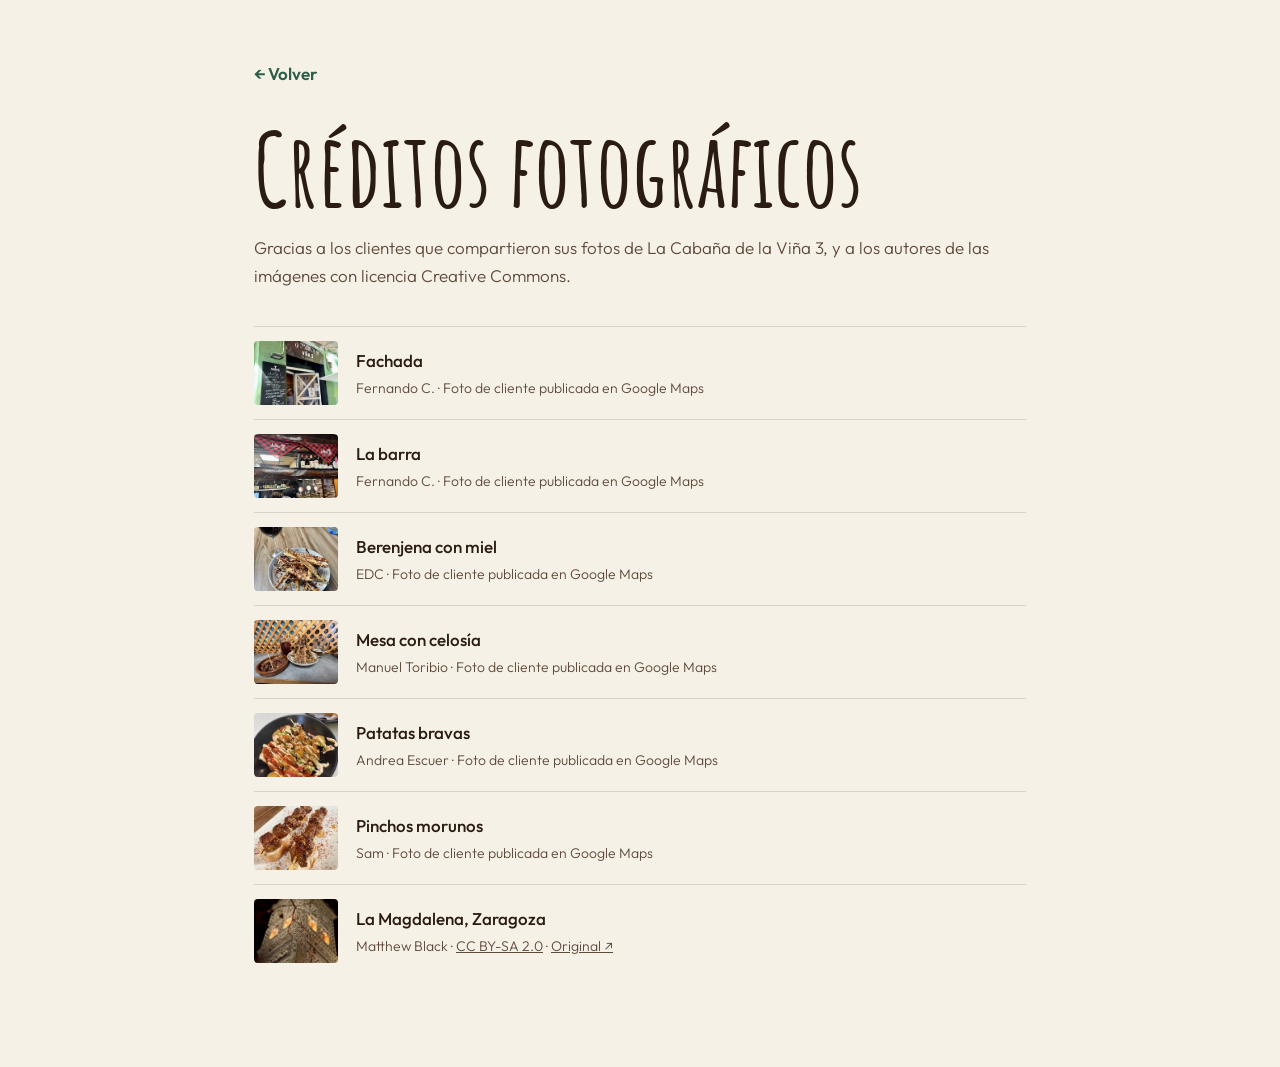
<file: la-cabana-de-la-vina/creditos.html>
<!doctype html>
<html lang="es">
<head>
  <meta charset="utf-8">
  <meta name="viewport" content="width=device-width, initial-scale=1">
  <title>Créditos fotográficos · La Cabaña de la Viña 3</title>
  <meta name="robots" content="noindex, nofollow">
  <meta name="theme-color" content="#79C29C">
  <link rel="preconnect" href="https://fonts.googleapis.com">
  <link rel="preconnect" href="https://fonts.gstatic.com" crossorigin>
  <link href="https://fonts.googleapis.com/css2?family=Amatic+SC:wght@400;700&family=Outfit:wght@300;400;500;600&display=swap" rel="stylesheet">
  <link rel="stylesheet" href="styles.css?v=20261031b">
</head>
<body>
  <main class="wrap credits">
    <a class="credits-back" href="index.html">← Volver</a>
    <h1>Créditos fotográficos</h1>
    <p>Gracias a los clientes que compartieron sus fotos de La Cabaña de la Viña 3, y a los autores de las imágenes con licencia Creative Commons.</p>
    <ul class="credits-list">
      <li><img src="assets/img/fachada.webp" alt="" loading="lazy"><div><strong>Fachada</strong><span>Fernando C. · Foto de cliente publicada en Google Maps</span></div></li>
      <li><img src="assets/img/barra.webp" alt="" loading="lazy"><div><strong>La barra</strong><span>Fernando C. · Foto de cliente publicada en Google Maps</span></div></li>
      <li><img src="assets/img/berenjena.webp" alt="" loading="lazy"><div><strong>Berenjena con miel</strong><span>EDC · Foto de cliente publicada en Google Maps</span></div></li>
      <li><img src="assets/img/mesa.webp" alt="" loading="lazy"><div><strong>Mesa con celosía</strong><span>Manuel Toribio · Foto de cliente publicada en Google Maps</span></div></li>
      <li><img src="assets/img/bravas.webp" alt="" loading="lazy"><div><strong>Patatas bravas</strong><span>Andrea Escuer · Foto de cliente publicada en Google Maps</span></div></li>
      <li><img src="assets/img/morunos.webp" alt="" loading="lazy"><div><strong>Pinchos morunos</strong><span>Sam · Foto de cliente publicada en Google Maps</span></div></li>
      <li><img src="assets/img/magdalena.webp" alt="" loading="lazy"><div><strong>La Magdalena, Zaragoza</strong><span>Matthew Black · <a href="https://creativecommons.org/licenses/by-sa/2.0/" target="_blank" rel="noopener">CC BY-SA 2.0</a> · <a href="https://www.flickr.com/photos/60099286@N00/3347367905" target="_blank" rel="noopener">Original ↗</a></span></div></li>
    </ul>
  </main>
</body>
</html>
</file>
<file: styles.css>
/* ==========================================================================
   Nexo Studio — estilos
   ========================================================================== */

:root {
  --bg: #f5f7fc;
  --bg-2: #ebeff8;
  --surface: #ffffff;
  --surface-2: #ffffff;
  --navy: #0b1230;
  --navy-2: #121b44;
  --line: rgba(11, 18, 48, .08);
  --line-2: rgba(11, 18, 48, .15);
  --text: #0b1230;
  --muted: #586179;
  --blue: #1f5bff;
  --blue-2: #0a3cff;
  --cyan: #19c8ff;
  --grad: linear-gradient(120deg, #19c8ff 0%, #1f5bff 55%, #0a3cff 100%);
  --wa: #25d366;
  --radius: 22px;
  --radius-sm: 14px;
  --font-display: "Sora", "Inter", system-ui, sans-serif;
  --font-body: "Inter", system-ui, -apple-system, "Segoe UI", Roboto, sans-serif;
  --nav-h: 72px;
  --ease: cubic-bezier(.2, .7, .2, 1);
}

*, *::before, *::after { box-sizing: border-box; }
html { scroll-behavior: smooth; scroll-padding-top: calc(var(--nav-h) + 8px); -webkit-text-size-adjust: 100%; background: var(--bg); }
body {
  margin: 0;
  font-family: var(--font-body);
  font-size: 17px;
  line-height: 1.65;
  color: var(--text);
  background: var(--bg);
  -webkit-font-smoothing: antialiased;
  overflow-x: clip;
}
img, svg { display: block; max-width: 100%; }
a { color: inherit; }
h1, h2, h3 { font-family: var(--font-display); line-height: 1.08; letter-spacing: -.03em; margin: 0; font-weight: 700; }
h2 { font-size: clamp(30px, 4.4vw, 54px); }
h3 { font-size: 20px; letter-spacing: -.015em; font-weight: 600; }
p { margin: 0; }
::selection { background: var(--blue); color: #fff; }

.wrap { width: 100%; max-width: 1200px; margin: 0 auto; padding: 0 24px; }
.wrap--narrow { max-width: 840px; }
.grad { background: var(--grad); -webkit-background-clip: text; background-clip: text; color: transparent; }

.skip { position: absolute; left: -9999px; }
.skip:focus { left: 16px; top: 16px; z-index: 100; background: #fff; color: #000; padding: 10px 14px; border-radius: 8px; }
:focus-visible { outline: 2px solid var(--cyan); outline-offset: 3px; border-radius: 6px; }

/* ---------- Botones ---------- */
.btn {
  position: relative; display: inline-flex; align-items: center; justify-content: center; gap: 10px;
  font-family: var(--font-body); font-weight: 600; font-size: 16px; line-height: 1;
  text-decoration: none; border-radius: 999px; padding: 14px 22px;
  border: 1px solid transparent; cursor: pointer; isolation: isolate;
  transition: transform .25s var(--ease), box-shadow .25s ease, background-color .25s ease, border-color .25s ease, color .25s ease;
  -webkit-tap-highlight-color: transparent;
}
.btn:hover { transform: translateY(-2px); }
.btn:active { transform: translateY(0) scale(.98); }
.btn .ico { width: 19px; height: 19px; flex: none; }
.btn--primary { background: var(--grad); color: #fff; box-shadow: 0 12px 34px -12px rgba(31, 91, 255, .9), inset 0 1px 0 rgba(255, 255, 255, .25); }
.btn--primary:hover { box-shadow: 0 18px 44px -12px rgba(25, 200, 255, .8), inset 0 1px 0 rgba(255, 255, 255, .3); }
.btn--wa { background: var(--wa); color: #04260f; box-shadow: 0 14px 40px -12px rgba(37, 211, 102, .75); }
.btn--wa:hover { background: #33e07a; }
.btn--ghost { border-color: var(--line-2); color: var(--text); background: rgba(255, 255, 255, .7); backdrop-filter: blur(8px); -webkit-backdrop-filter: blur(8px); }
.btn--ghost:hover { border-color: var(--text); background: #fff; }
.btn--line { border-color: var(--line-2); color: var(--text); background: #fff; }
.btn--line .ico { color: var(--wa); }
.btn--line:hover { border-color: var(--wa); }
.btn--small { padding: 10px 16px; font-size: 14px; }
.btn--big { padding: 18px 28px; font-size: 16px; }
.btn--huge { padding: 24px 40px; font-size: clamp(17px, 2.2vw, 21px); }
.btn--huge .ico { width: 26px; height: 26px; }
.btn--block { width: 100%; margin-top: 30px; }

/* ---------- Navegación ---------- */
.nav {
  position: fixed; inset: 0 0 auto 0; z-index: 50; height: var(--nav-h);
  display: flex; align-items: center;
  transition: background-color .35s ease, border-color .35s ease;
  border-bottom: 1px solid transparent;
}
.nav.is-scrolled { background: rgba(245, 247, 252, .82); backdrop-filter: blur(16px) saturate(140%); -webkit-backdrop-filter: blur(16px) saturate(140%); border-bottom-color: var(--line); }
.nav__inner { display: flex; align-items: center; justify-content: space-between; gap: 24px; }
.nav__links { display: flex; gap: 32px; }
.nav__links a { text-decoration: none; white-space: nowrap; font-size: 14px; font-weight: 500; color: var(--muted); transition: color .2s ease; }
.nav__links a:hover { color: var(--text); }

.logo { display: inline-flex; align-items: center; gap: 12px; text-decoration: none; }
.logo__mark { width: 38px; height: 38px; object-fit: contain; background: var(--navy); border-radius: 11px; padding: 5px; }
.logo__text { font-family: var(--font-display); font-weight: 700; font-size: 17px; letter-spacing: .14em; }
.logo__text span { font-weight: 400; color: var(--muted); margin-left: .5em; letter-spacing: .3em; font-size: .78em; }

/* ---------- Hero (escena con scroll) ----------
   --p  : progreso 0→1 de toda la escena (lo pone main.js)
   --p1 : fase 1 (el móvil se endereza y va al centro)
   --p2 : fase 2 (la web hace scroll dentro del móvil)
   --dx : distancia hasta el centro de la pantalla
   Sin JS valen 0 y el hero se ve estático y completo. */
.hero { --p: 0; --p1: 0; --p2: 0; --dx: 0px; position: relative; height: 230vh; }
.hero__sticky { position: sticky; top: 0; height: 100vh; height: 100svh; overflow: clip; display: flex; align-items: center; }

.hero__bg { position: absolute; inset: 0; z-index: 0; pointer-events: none; }
.hero__grid-lines {
  position: absolute; inset: -10% 0 0 0;
  background-image: linear-gradient(var(--line) 1px, transparent 1px), linear-gradient(90deg, var(--line) 1px, transparent 1px);
  background-size: 64px 64px;
  mask-image: radial-gradient(ellipse 70% 60% at 60% 40%, #000 20%, transparent 75%);
  -webkit-mask-image: radial-gradient(ellipse 70% 60% at 60% 40%, #000 20%, transparent 75%);
  transform: translateY(calc(var(--p) * -80px)) perspective(800px) rotateX(calc(var(--p) * 18deg));
  transform-origin: 50% 100%;
}
.hero__glow { position: absolute; border-radius: 50%; filter: blur(90px); opacity: .28; }
.hero__glow--a { width: 620px; height: 620px; right: -120px; top: -140px; background: radial-gradient(circle, #1f5bff, transparent 68%); transform: translate(calc(var(--p) * -260px), calc(var(--p) * 120px)); animation: drift 14s ease-in-out infinite alternate; }
.hero__glow--b { width: 480px; height: 480px; left: -160px; bottom: -200px; background: radial-gradient(circle, #19c8ff, transparent 70%); opacity: .22; transform: translate(calc(var(--p) * 200px), calc(var(--p) * -120px)); }
@keyframes drift { to { margin-top: 60px; margin-right: 50px; } }
.hero__watermark {
  position: absolute; right: 4%; top: 50%; width: min(52vw, 640px);
  opacity: calc(.07 + var(--p1) * .05);
  transform: translateY(-50%) rotate(calc(var(--p) * 30deg)) scale(calc(1 + var(--p) * .35));
}

.hero__layout { position: relative; z-index: 1; display: grid; grid-template-columns: 1.1fr .9fr; gap: 40px; align-items: center; padding-top: var(--nav-h); }

.eyebrow { display: inline-flex; align-items: center; gap: 10px; font-size: 13px; font-weight: 500; color: var(--muted); border: 1px solid var(--line-2); background: rgba(255, 255, 255, .8); padding: 8px 14px; border-radius: 999px; letter-spacing: .01em; }
.dot { width: 7px; height: 7px; border-radius: 50%; background: var(--cyan); box-shadow: 0 0 0 0 rgba(25, 200, 255, .6); animation: pulse 2.2s infinite; }
@keyframes pulse { 70% { box-shadow: 0 0 0 9px rgba(25, 200, 255, 0); } 100% { box-shadow: 0 0 0 0 rgba(25, 200, 255, 0); } }

.hero__copy { transform: translateY(calc(var(--p1) * -90px)); opacity: calc(1 - var(--p1) * 1.15); filter: blur(calc(var(--p1) * 6px)); will-change: transform, opacity; }
.hero__title { font-size: clamp(42px, min(6.4vw, 9.6vh), 86px); font-weight: 800; margin: 24px 0; letter-spacing: -.045em; line-height: 1.02; }
.hero__lead { font-size: clamp(16px, 1.45vw, 19px); color: var(--muted); max-width: 540px; }
.hero__ctas { display: flex; flex-wrap: wrap; gap: 12px; margin-top: 34px; }
.hero__proof { list-style: none; padding: 26px 0 0; margin: 34px 0 0; display: flex; gap: 40px; border-top: 1px solid var(--line); max-width: 540px; }
.hero__proof li { display: flex; flex-direction: column; line-height: 1.3; }
.hero__proof strong { font-family: var(--font-display); font-size: 20px; font-weight: 700; letter-spacing: -.02em; }
.hero__proof span { font-size: 13px; color: var(--muted); }

.hero__copy > * { animation: rise .9s var(--ease) both; }
.hero__copy > :nth-child(2) { animation-delay: .08s; }
.hero__copy > :nth-child(3) { animation-delay: .16s; }
.hero__copy > :nth-child(4) { animation-delay: .24s; }
.hero__copy > :nth-child(5) { animation-delay: .32s; }
@keyframes rise { from { opacity: 0; transform: translateY(26px); } to { opacity: 1; transform: none; } }

/* Teléfono 3D */
.hero__visual {
  position: relative; display: flex; justify-content: center; perspective: 1400px;
  transform: translate(calc(var(--dx) * var(--p1)), calc(var(--p2) * -6vh)) scale(calc(1 + var(--p1) * .04 - var(--p2) * .1));
  will-change: transform;
}
.hero__visual > * { animation: appear 1.2s .25s ease both; }
@keyframes appear { from { opacity: 0; } }
.phone {
  height: min(600px, 72vh); aspect-ratio: 9 / 18.6; background: #0b0d12; border-radius: 46px; padding: 11px;
  position: relative; transform-style: preserve-3d;
  transform: rotateY(calc(-24deg + var(--p1) * 24deg)) rotateX(calc(10deg - var(--p1) * 10deg)) rotateZ(calc(-5deg + var(--p1) * 5deg));
  box-shadow:
    inset 0 0 0 1.5px #2a2f3b, inset 0 0 0 5px #0b0d12, inset 0 0 0 6px #1b1f29,
    -30px 50px 90px -30px rgba(31, 91, 255, .45), 0 40px 80px -30px rgba(11, 18, 48, .45);
}
.phone::after { content: ""; position: absolute; inset: 0; border-radius: inherit; pointer-events: none; background: linear-gradient(115deg, rgba(255, 255, 255, .14) 0%, transparent 32%); }
.phone__notch { position: absolute; top: 20px; left: 50%; transform: translateX(-50%); width: 30%; height: 24px; background: #000; border-radius: 99px; z-index: 4; }
.phone__screen { position: relative; height: 100%; background: #fbf7f1; border-radius: 36px; overflow: hidden; color: #22160f; font-size: 11.5px; line-height: 1.35; }
.phone__scroll { transform: translateY(calc(var(--p2) * -52%)); will-change: transform; }

/* Barra de estado */
.m-status { position: absolute; z-index: 3; top: 0; left: 0; right: 0; height: 44px; padding: 0 22px 0 26px; display: flex; align-items: center; justify-content: space-between; color: #fff; font-weight: 600; font-size: 12px; background: rgba(34, 22, 15, calc(min(1, var(--p2) * 8) * .94)); }
.m-status__icons { display: flex; align-items: center; gap: 5px; }
.m-sig { width: 15px; height: 9px; background: linear-gradient(90deg, #fff 0 3px, transparent 3px 4px, #fff 4px 7px, transparent 7px 8px, #fff 8px 11px, transparent 11px 12px, #fff 12px); clip-path: polygon(0 75%, 25% 75%, 25% 50%, 50% 50%, 50% 25%, 75% 25%, 75% 0, 100% 0, 100% 100%, 0 100%); }
.m-wifi { width: 13px; height: 9px; background: #fff; clip-path: polygon(50% 100%, 0 30%, 15% 12%, 50% 0, 85% 12%, 100% 30%); border-radius: 2px; }
.m-bat { width: 22px; height: 10px; border: 1.5px solid rgba(255, 255, 255, .7); border-radius: 3px; position: relative; }
.m-bat::after { content: ""; position: absolute; inset: 1.5px 5px 1.5px 1.5px; background: #fff; border-radius: 1px; }

/* Portada */
.m-hero { position: relative; height: 330px; color: #fff; overflow: hidden; }
.m-hero__photo { position: absolute; inset: 0; background:
  repeating-linear-gradient(92deg, rgba(0, 0, 0, .08) 0 2px, transparent 2px 19px),
  repeating-linear-gradient(88deg, rgba(255, 255, 255, .04) 0 1px, transparent 1px 7px),
  linear-gradient(160deg, #5a3622, #3a2216 55%, #24140c); }
.m-hero::after { content: ""; position: absolute; inset: 0; background: linear-gradient(180deg, rgba(20, 10, 5, .55) 0%, rgba(20, 10, 5, 0) 28%, rgba(20, 10, 5, .15) 50%, rgba(20, 10, 5, .92) 100%); }
.m-plate { position: absolute; border-radius: 50%; background: radial-gradient(circle, #fbfaf7 0 56%, #ecebe6 57% 60%, #fdfcf9 61% 68%, #dcdad4 69% 70%, transparent 71%); box-shadow: 0 18px 30px rgba(0, 0, 0, .45); }
.m-plate--big { width: 230px; height: 230px; right: -46px; top: 40px; }
.m-plate i { position: absolute; display: block; border-radius: 50%; }
.f-sauce { left: 26%; top: 30%; width: 48%; height: 40%; background: radial-gradient(ellipse at 40% 40%, rgba(150, 70, 30, .55), rgba(150, 70, 30, 0) 70%); }
.f-meat { left: 30%; top: 30%; width: 34%; height: 26%; border-radius: 45% 55% 50% 40% !important; background: radial-gradient(ellipse at 35% 30%, #c57a45, #8a4320 55%, #5c2a12); transform: rotate(-18deg); box-shadow: inset -3px -4px 6px rgba(0, 0, 0, .35); }
.f-meat--2 { left: 44%; top: 44%; width: 30%; height: 22%; transform: rotate(14deg); }
.f-pot { left: 24%; top: 54%; width: 14%; height: 12%; background: radial-gradient(circle at 35% 30%, #ffe08a, #e0a73a 70%, #b97a1d); box-shadow: inset -2px -2px 3px rgba(0, 0, 0, .25); }
.f-pot--2 { left: 35%; top: 62%; width: 12%; height: 11%; }
.f-pot--3 { left: 64%; top: 28%; width: 13%; height: 11%; }
.f-herb { left: 40%; top: 26%; width: 5%; height: 5%; background: #4f7d2f; box-shadow: 14px 22px 0 -1px #5f9137, 30px 4px 0 #4f7d2f, -6px 40px 0 #5f9137; }
.f-herb--2 { left: 58%; top: 60%; }
.f-herb--3 { left: 30%; top: 46%; width: 4%; height: 4%; }
.m-glass { position: absolute; left: 18px; top: 96px; width: 54px; height: 54px; border-radius: 50%; background: radial-gradient(circle at 40% 35%, rgba(255, 255, 255, .5), rgba(150, 20, 40, .85) 30%, #5b0d1d 70%); box-shadow: 0 0 0 4px rgba(255, 255, 255, .18), 0 14px 20px rgba(0, 0, 0, .4); }

.m-nav { position: absolute; z-index: 2; top: 46px; left: 16px; right: 16px; display: flex; justify-content: space-between; align-items: center; }
.m-logo { width: 30px; height: 30px; border-radius: 50%; display: grid; place-items: center; font-family: Georgia, serif; font-style: italic; font-size: 12px; background: rgba(255, 255, 255, .92); color: #7a2f17; font-weight: 700; }
.m-burger { width: 30px; height: 30px; border-radius: 50%; background: rgba(0, 0, 0, .3); display: flex; flex-direction: column; justify-content: center; align-items: center; gap: 4px; backdrop-filter: blur(4px); }
.m-burger i { width: 12px; height: 1.5px; background: #fff; border-radius: 2px; }

.m-hero__body { position: absolute; z-index: 2; left: 16px; right: 16px; bottom: 18px; display: flex; flex-direction: column; gap: 4px; }
.m-chip { align-self: flex-start; font-size: 10px; font-weight: 600; padding: 4px 8px; border-radius: 99px; background: rgba(255, 255, 255, .18); backdrop-filter: blur(6px); color: #ffd98a; }
.m-title { font-family: Georgia, "Times New Roman", serif; font-weight: 700; font-size: 27px; line-height: 1; letter-spacing: -.01em; margin-top: 4px; }
.m-sub { opacity: .85; }
.m-btns { display: flex; gap: 6px; margin-top: 10px; }
.m-btn { padding: 8px 12px; border-radius: 99px; background: #e2632f; font-weight: 600; font-size: 11px; }
.m-btn--ghost { background: rgba(255, 255, 255, .16); border: 1px solid rgba(255, 255, 255, .35); }

.m-info { white-space: nowrap; display: flex; justify-content: space-between; gap: 8px; padding: 10px 16px; border-bottom: 1px solid #efe5d8; color: #6d5a4d; font-size: 10.5px; background: #fff; }
.m-open { display: flex; align-items: center; gap: 5px; color: #2c7a3b; font-weight: 600; }
.m-open i { width: 6px; height: 6px; border-radius: 50%; background: #2fb350; }

.m-section { padding: 16px 16px 4px; }
.m-h { display: flex; justify-content: space-between; align-items: baseline; margin-bottom: 10px; }
.m-h span { font-family: Georgia, serif; font-weight: 700; font-size: 16px; }
.m-h small { color: #c2552a; font-weight: 600; font-size: 10.5px; }
.m-tabs { display: flex; gap: 6px; margin-bottom: 8px; }
.m-tabs span { white-space: nowrap; padding: 5px 9px; border-radius: 99px; background: #f1e8dc; font-size: 10px; font-weight: 600; color: #6d5a4d; }
.m-tabs .is-on { background: #22160f; color: #fff; }
.m-dish { display: flex; align-items: center; gap: 10px; padding: 8px 0; border-bottom: 1px solid #f0e6da; }
.m-thumb { flex: none; width: 40px; height: 40px; border-radius: 10px; box-shadow: inset 0 0 0 1px rgba(0, 0, 0, .05); }
.m-thumb--1 { background: radial-gradient(circle at 55% 45%, #8a4320 0 22%, transparent 23%), radial-gradient(circle at 32% 66%, #e0a73a 0 10%, transparent 11%), radial-gradient(circle at 50% 50%, #fbfaf7 0 44%, #e2ddd3 45% 48%, transparent 49%), #4a2c1c; }
.m-thumb--2 { background: radial-gradient(circle at 40% 45%, #6f9a4a 0 18%, transparent 19%), radial-gradient(circle at 62% 58%, #c9b48e 0 11%, transparent 12%), radial-gradient(circle at 50% 50%, #fbfaf7 0 44%, #e2ddd3 45% 48%, transparent 49%), #2f3b2a; }
.m-thumb--3 { background: radial-gradient(circle at 45% 42%, #ffcf3f 0 9%, transparent 10%), radial-gradient(circle at 45% 42%, #fff 0 18%, transparent 19%), radial-gradient(circle at 60% 60%, #e8b04b 0 20%, transparent 21%), radial-gradient(circle at 50% 50%, #3c3a37 0 46%, transparent 47%), #6b4b33; }
.m-thumb--4 { background: radial-gradient(circle at 60% 40%, #fff6e3 0 10%, transparent 11%), linear-gradient(135deg, transparent 30%, #c27a2c 31% 64%, transparent 65%), radial-gradient(circle at 50% 50%, #fbfaf7 0 44%, #e2ddd3 45% 48%, transparent 49%), #5b3a26; }
.m-dish__t { flex: 1; display: flex; flex-direction: column; min-width: 0; }
.m-dish__t b { font-weight: 600; font-size: 11.5px; }
.m-dish__t small { color: #8a7768; font-size: 10px; }
.m-dish em { font-style: normal; font-weight: 700; color: #c2552a; }

.m-review { display: flex; gap: 8px; padding: 10px; margin-bottom: 8px; background: #fff; border: 1px solid #f0e3d3; border-radius: 12px; }
.m-review > span:last-child { display: flex; flex-direction: column; }
.m-review b { font-weight: 600; font-size: 11px; }
.m-review i { font-style: normal; color: #f2a516; font-size: 10px; letter-spacing: 1px; }
.m-review small { color: #5b4a3f; font-size: 10.5px; }
.m-avatar { flex: none; width: 28px; height: 28px; border-radius: 50%; display: grid; place-items: center; font-size: 10px; font-weight: 700; color: #fff; background: #c2552a; }
.m-avatar--2 { background: #3b6fb6; }

.m-map { position: relative; height: 104px; border-radius: 12px; overflow: hidden; background: #ece6dc; }
.m-road { position: absolute; background: #fff; box-shadow: 0 0 0 1px #e0d6c8; }
.m-road--1 { left: -10%; right: -10%; top: 42%; height: 9px; transform: rotate(-8deg); }
.m-road--2 { top: -10%; bottom: -10%; left: 38%; width: 7px; transform: rotate(12deg); }
.m-road--3 { left: 55%; right: -10%; top: 74%; height: 5px; transform: rotate(18deg); background: #cfe3c0; }
.m-pin { position: absolute; left: 47%; top: 26%; width: 18px; height: 18px; border-radius: 50% 50% 50% 0; background: #e2632f; transform: rotate(-45deg); box-shadow: 0 4px 6px rgba(0, 0, 0, .25); }
.m-pin::after { content: ""; position: absolute; inset: 5px; border-radius: 50%; background: #fff; }
.m-spacer { height: 70px; }

/* Barra fija inferior */
.m-bar { position: absolute; z-index: 3; left: 10px; right: 10px; bottom: 10px; display: flex; gap: 6px; padding: 6px; border-radius: 18px; background: rgba(255, 255, 255, .9); backdrop-filter: blur(8px); box-shadow: 0 8px 20px rgba(60, 30, 10, .18); font-weight: 600; font-size: 11.5px; }
.m-bar span { flex: 1; text-align: center; padding: 9px 0; border-radius: 12px; }
.m-bar__call { background: #f1e8dc; color: #22160f; }
.m-bar__book { background: #e2632f; color: #fff; }

.float-card {
  position: absolute; z-index: 2; display: flex; flex-direction: column; gap: 2px; font-size: 13px; line-height: 1.3;
  padding: 12px 16px; border-radius: 16px; color: var(--text);
  background: rgba(255, 255, 255, .85); border: 1px solid var(--line);
  backdrop-filter: blur(14px); -webkit-backdrop-filter: blur(14px);
  box-shadow: 0 24px 50px -20px rgba(11, 18, 48, .3);
}
.float-card__k { font-size: 10.5px; font-weight: 600; text-transform: uppercase; letter-spacing: .12em; color: var(--blue); }
.float-card__k--ok { color: #13a150; }
.float-card__v { font-weight: 600; }
.float-card__v--big { font-family: var(--font-display); font-size: 24px; letter-spacing: -.03em; }
.float-card--a { left: -4%; top: 22%; transform: translate(calc(var(--p1) * -70px), calc(var(--p1) * -30px)); }
.float-card--b { right: -4%; bottom: 20%; transform: translate(calc(var(--p1) * 80px), calc(var(--p1) * 20px)); }
.float-card--c { right: 2%; top: 8%; opacity: calc(var(--p1) * 1.2); transform: translate(calc(var(--p1) * 60px), calc(20px - var(--p1) * 20px)); }

.hero__caption {
  position: absolute; z-index: 1; left: 0; right: 0; bottom: 4.5vh; text-align: center; padding: 0 24px;
  font-family: var(--font-display); font-weight: 700; letter-spacing: -.03em; font-size: clamp(22px, 2.6vw, 34px);
  opacity: calc(var(--p2) * 2 - .2); transform: translateY(calc(30px - var(--p2) * 30px)); pointer-events: none;
}

.scroll-hint { position: absolute; z-index: 2; left: 50%; bottom: 26px; width: 26px; height: 42px; margin-left: -13px; border: 1.5px solid var(--line-2); border-radius: 99px; opacity: calc(1 - var(--p) * 4); }
.scroll-hint__line { position: absolute; left: 50%; top: 8px; width: 3px; height: 8px; margin-left: -1.5px; border-radius: 99px; background: var(--text); animation: wheel 1.8s ease-in-out infinite; }
@keyframes wheel { 0% { transform: translateY(0); opacity: 1; } 70% { transform: translateY(12px); opacity: 0; } 100% { opacity: 0; } }

/* Marquee */
.marquee { position: relative; z-index: 2; border-top: 1px solid var(--line); border-bottom: 1px solid var(--line); background: #fff; overflow: hidden; padding: 20px 0; }
.marquee__track { display: flex; width: max-content; animation: marquee 40s linear infinite; }
.marquee__track span { font-family: var(--font-display); font-weight: 600; font-size: 18px; color: var(--muted); padding: 0 28px; white-space: nowrap; display: inline-flex; align-items: center; letter-spacing: -.01em; }
.marquee__track span::after { content: ""; width: 6px; height: 6px; border-radius: 2px; background: var(--grad); transform: rotate(45deg); margin-left: 56px; }
@keyframes marquee { to { transform: translateX(-50%); } }

/* ---------- Secciones ---------- */
.section { position: relative; padding: clamp(90px, 12vw, 150px) 0; }
.section--alt { background: var(--surface); border-top: 1px solid var(--line); border-bottom: 1px solid var(--line); }
.section__head { max-width: 760px; margin-bottom: clamp(44px, 6vw, 68px); }
.kicker { display: inline-flex; align-items: center; gap: 10px; font-size: 12.5px; font-weight: 600; text-transform: uppercase; letter-spacing: .2em; color: var(--blue); margin-bottom: 18px; }
.kicker::before { content: ""; width: 22px; height: 1px; background: var(--grad); }

/* Tarjeta base con brillo que sigue al ratón */
.card {
  --mx: 50%; --my: 0%;
  position: relative; background: var(--surface); border: 1px solid var(--line); border-radius: var(--radius); overflow: hidden;
  transition: transform .35s var(--ease), border-color .35s ease, box-shadow .35s ease;
}
.card::before {
  content: ""; position: absolute; inset: 0; pointer-events: none; opacity: 0; transition: opacity .35s ease;
  background: radial-gradient(420px circle at var(--mx) var(--my), rgba(31, 91, 255, .08), transparent 45%);
}
.card { box-shadow: 0 1px 2px rgba(11, 18, 48, .04), 0 12px 30px -18px rgba(11, 18, 48, .18); }
.card:hover { border-color: rgba(31, 91, 255, .35); transform: translateY(-4px); box-shadow: 0 30px 60px -30px rgba(31, 91, 255, .4); }
.card:hover::before { opacity: 1; }
.card > * { position: relative; }

/* Servicios */
.services { display: grid; grid-template-columns: repeat(4, 1fr); gap: 16px; }
.service { padding: 30px 26px 32px; }
.service__n { position: absolute; top: 26px; right: 24px; font-family: var(--font-display); font-size: 13px; color: var(--muted); letter-spacing: .1em; }
.service__ico { width: 52px; height: 52px; border-radius: 15px; display: grid; place-items: center; margin-bottom: 26px; color: var(--blue); background: linear-gradient(145deg, rgba(25, 200, 255, .12), rgba(10, 60, 255, .12)); border: 1px solid rgba(31, 91, 255, .2); }
.service__ico svg { width: 25px; height: 25px; }
.service h3 { margin-bottom: 10px; }
.service p { color: var(--muted); font-size: 15.5px; }

/* Trabajos */
.works { display: grid; grid-template-columns: 1.6fr 1fr; gap: 18px; }
.work { display: flex; flex-direction: column; }
.work__media { padding: 40px 40px 0; min-height: 310px; display: flex; align-items: flex-end; justify-content: center; background: radial-gradient(circle at 70% 0%, rgba(255, 170, 110, .35), transparent 60%), linear-gradient(150deg, #2b150d 0%, #8f3a22 60%, #d0703b 100%); }
.browser { width: 100%; max-width: 540px; background: #fffaf3; border-radius: 14px 14px 0 0; overflow: hidden; color: #1d130e; transform: translateY(10px); transition: transform .5s var(--ease); box-shadow: 0 -10px 40px rgba(0, 0, 0, .25); }
.work:hover .browser { transform: translateY(-6px); }
.browser__bar { display: flex; align-items: center; gap: 6px; padding: 10px 14px; background: #efe6da; font-size: 12px; color: #7a6a5e; }
.browser__bar i { width: 10px; height: 10px; border-radius: 50%; background: #d9cbbb; }
.browser__bar span { margin-left: 10px; background: #fff; padding: 2px 10px; border-radius: 6px; }
.browser__body { padding: 30px 28px 38px; background: radial-gradient(circle at 90% 10%, #ffe2cc, transparent 60%); }
.browser__eyebrow { font-size: 11px; text-transform: uppercase; letter-spacing: .16em; color: #8f3a22; font-weight: 600; }
.browser__title { font-family: var(--font-display); font-weight: 800; font-size: clamp(30px, 4vw, 44px); line-height: 1; letter-spacing: -.04em; margin: 10px 0 20px; }
.browser__btns { display: flex; gap: 10px; }
.browser__btns span { font-size: 13px; font-weight: 600; padding: 8px 14px; border-radius: 99px; background: #8f3a22; color: #fff; }
.browser__btns span + span { background: transparent; color: #8f3a22; border: 1.5px solid #8f3a22; }
.work__info { padding: 28px 32px 32px; }
.work__info h3 { font-size: 23px; margin: 14px 0 10px; }
.work__info p { color: var(--muted); }
.badge { display: inline-block; font-size: 11px; font-weight: 600; letter-spacing: .12em; text-transform: uppercase; padding: 6px 12px; border-radius: 99px; color: var(--blue); background: rgba(31, 91, 255, .07); border: 1px solid rgba(31, 91, 255, .2); }
.tags { list-style: none; padding: 0; margin: 20px 0 0; display: flex; flex-wrap: wrap; gap: 8px; }
.tags li { font-size: 13px; padding: 5px 12px; border: 1px solid var(--line-2); border-radius: 99px; color: var(--muted); }

.work--empty { background: transparent; border: 1px dashed var(--line-2); text-decoration: none; justify-content: center; }
.work__empty-inner { padding: 44px 34px; display: flex; flex-direction: column; align-items: flex-start; gap: 12px; }
.work__empty-inner p { color: var(--muted); }
.work__plus { width: 58px; height: 58px; border-radius: 50%; display: grid; place-items: center; font-size: 28px; font-weight: 300; border: 1px solid var(--line-2); color: var(--blue); transition: transform .4s var(--ease), background .3s ease, color .3s ease, border-color .3s ease; }
.work--empty:hover .work__plus { transform: rotate(90deg); background: var(--grad); color: #fff; border-color: transparent; }
.link-arrow { font-weight: 600; color: var(--text); margin-top: 8px; }
.link-arrow span { display: inline-block; transition: transform .3s var(--ease); color: var(--blue); }
.work--empty:hover .link-arrow span { transform: translateX(5px); }

/* Demos (3 columnas) */
.section__sub { color: var(--muted); margin-top: 16px; font-size: 17px; }
.works--3 { grid-template-columns: repeat(3, 1fr); }
.works--4 { grid-template-columns: repeat(2, 1fr); }
.works--3 .work { text-decoration: none; color: inherit; }
.works--3 .work__media { padding: 28px 24px 0; min-height: 0; height: 270px; }
.works--3 .browser__body { padding: 22px 20px 26px; }
.works--3 .browser__title { font-size: 30px; }
.works--3 .work__info { padding: 24px 26px 28px; display: flex; flex-direction: column; align-items: flex-start; flex: 1; }
.works--3 .work__info h3 { font-size: 21px; }
.works--3 .work__info p { margin-bottom: 18px; }
.works--3 .link-arrow { margin-top: auto; }
.works--3 .work:hover .link-arrow span { transform: translateX(5px); }
.work__media--pelu { background: radial-gradient(circle at 30% 0%, #f7e1d8, transparent 60%), linear-gradient(150deg, #e9c9be, #c98f82 60%, #5b3150); }
.browser--pelu .browser__body { background: #fffaf8; }
.browser--pelu .browser__eyebrow { color: #5b3150; }
.browser--pelu .browser__title { font-family: Georgia, serif; font-weight: 600; letter-spacing: -.01em; color: #2e1f2a; }
.browser--pelu .browser__title em { color: #5b3150; }
.browser--pelu .browser__btns span { background: #5b3150; }
.browser--pelu .browser__btns span + span { background: transparent; color: #5b3150; border-color: #5b3150; }
.work__media--clinic { background: radial-gradient(circle at 80% 0%, #c9f0eb, transparent 60%), linear-gradient(150deg, #e6f6f4, #7fd1c9 60%, #0e9f9a); }
.browser--clinic .browser__body { background: #f3f9fb; color: #0f2a33; }
.browser--clinic .browser__eyebrow { color: #0b7f7b; }
.browser--clinic .browser__btns span { background: #0e9f9a; border-radius: 10px; }
.browser--clinic .browser__btns span + span { background: #fff; color: #0f2a33; border-color: #dfecef; }
.works__cta { margin-top: 28px; color: var(--muted); }
.works__cta a { color: var(--blue); font-weight: 600; text-decoration: none; }

/* Tarjetas de demo con foto */
.works--3 .work__media--photo { padding: 0; height: 270px; overflow: hidden; display: block; background: var(--bg-2); }
.work__media--photo img { width: 100%; height: 100%; object-fit: cover; transition: transform 1s var(--ease); }
.work:hover .work__media--photo img { transform: scale(1.06); }

/* NEXO AI Receptionist */
.ai { position: relative; overflow: clip; background: var(--navy); color: #fff; }
.ai__glow { position: absolute; width: 760px; height: 760px; right: -220px; top: -200px; border-radius: 50%; background: radial-gradient(circle, rgba(31, 91, 255, .45), rgba(25, 200, 255, .12) 45%, transparent 70%); filter: blur(20px); pointer-events: none; }
.ai__grid { position: relative; display: grid; grid-template-columns: 1.05fr .95fr; gap: 64px; align-items: center; }
.ai .kicker { color: var(--cyan); }
.ai h2 { color: #fff; }
.ai__lead { color: #b9c3dd; font-size: 18px; margin-top: 20px; max-width: 560px; }
.ai__list { list-style: none; padding: 0; margin: 28px 0; display: grid; gap: 12px; }
.ai__list li { display: flex; gap: 12px; color: #d6dcec; }
.ai__list li::before { content: ""; flex: none; width: 22px; height: 22px; margin-top: 2px; border-radius: 50%; background: rgba(25, 200, 255, .15) url("data:image/svg+xml,%3Csvg xmlns='http://www.w3.org/2000/svg' viewBox='0 0 20 20'%3E%3Cpath d='M5.5 10.5l3 3 6-7' fill='none' stroke='%2319c8ff' stroke-width='2' stroke-linecap='round' stroke-linejoin='round'/%3E%3C/svg%3E") center / 100% no-repeat; }
.ai__list b { color: #fff; font-weight: 600; }
.ai__price { display: flex; align-items: center; gap: 20px; flex-wrap: wrap; padding: 18px 22px; margin-bottom: 26px; border-radius: var(--radius-sm); border: 1px solid rgba(255, 255, 255, .12); background: rgba(255, 255, 255, .04); }
.ai__amount { font-family: var(--font-display); font-weight: 800; font-size: 44px; letter-spacing: -.04em; }
.ai__per { color: #a9b3cf; font-size: 18px; margin-left: 4px; }
.ai__price p { color: #a9b3cf; font-size: 14.5px; flex: 1; min-width: 200px; }
.ai__note { color: #8a94b2; font-size: 13.5px; margin-top: 14px; }

.ai__demo { position: relative; }
.chat { border-radius: 26px; overflow: hidden; background: #efe7dc; color: #1d130e; box-shadow: 0 40px 90px -30px rgba(0, 0, 0, .7), 0 0 0 1px rgba(255, 255, 255, .08); }
.chat__head { display: flex; align-items: center; gap: 12px; padding: 14px 18px; background: #0b5c4b; color: #fff; }
.chat__head b { display: block; font-size: 15px; }
.chat__head small { display: flex; align-items: center; gap: 6px; font-size: 12px; color: #c6e8de; }
.chat__avatar { width: 38px; height: 38px; border-radius: 50%; display: grid; place-items: center; font-weight: 700; font-size: 13px; background: var(--grad); }
.chat__dot { width: 7px; height: 7px; border-radius: 50%; background: #5cf08f; }
.chat__body { display: flex; flex-direction: column; gap: 10px; padding: 20px 16px 24px; min-height: 380px; padding-bottom: 28px;
  background-image: radial-gradient(rgba(0, 0, 0, .04) 1px, transparent 1px); background-size: 14px 14px; }
.msg { max-width: 82%; padding: 10px 14px; border-radius: 16px; font-size: 14.5px; line-height: 1.45; box-shadow: 0 1px 1px rgba(0, 0, 0, .08); }
.msg--in { align-self: flex-start; background: #fff; border-top-left-radius: 4px; }
.msg--out { align-self: flex-end; background: #d6f7c4; border-top-right-radius: 4px; }
.msg--sys { align-self: center; max-width: 92%; text-align: center; font-size: 12.5px; background: #fff7d6; color: #6b5a1c; border-radius: 10px; }
.js .chat__body.is-play .msg { opacity: 0; transform: translateY(10px) scale(.98); }
.js .chat__body.is-play .msg.show { opacity: 1; transform: none; transition: opacity .45s var(--ease), transform .45s var(--ease); }
.typing { align-self: flex-start; display: inline-flex; gap: 4px; padding: 12px 14px; background: #fff; border-radius: 16px; border-top-left-radius: 4px; }
.typing--out { align-self: flex-end; background: #d6f7c4; border-radius: 16px; border-top-right-radius: 4px; }
.typing i { width: 6px; height: 6px; border-radius: 50%; background: #8a9a93; animation: blink 1.2s infinite; }
.typing i:nth-child(2) { animation-delay: .2s; } .typing i:nth-child(3) { animation-delay: .4s; }
@keyframes blink { 0%, 80%, 100% { opacity: .3; } 40% { opacity: 1; } }
.ai__stat { position: absolute; right: -24px; top: -30px; padding: 14px 18px; border-radius: 16px; background: #fff; color: var(--text); box-shadow: 0 24px 50px -20px rgba(0, 0, 0, .5); display: flex; flex-direction: column; line-height: 1.2; }
.ai__stat b { font-family: var(--font-display); font-size: 26px; background: var(--grad); -webkit-background-clip: text; background-clip: text; color: transparent; }
.ai__stat span { font-size: 13px; color: var(--muted); }

@media (max-width: 880px) {
  .ai__grid { grid-template-columns: 1fr; gap: 48px; }
  .ai__stat { right: 12px; top: -28px; padding: 10px 14px; }
  .ai__stat b { font-size: 21px; }
  .ai .btn--big { width: 100%; }
}

/* NEXO Sin Plantones */
.np__grid { display: grid; grid-template-columns: .95fr 1.05fr; gap: 64px; align-items: center; }
.np__demo { position: relative; order: -1; }
.np__lead { color: var(--muted); font-size: 18px; margin-top: 20px; max-width: 560px; }
.np__list { list-style: none; padding: 0; margin: 28px 0; display: grid; gap: 12px; }
.np__list li { display: flex; gap: 12px; color: var(--muted); }
.np__list li::before { content: ""; flex: none; width: 22px; height: 22px; margin-top: 2px; border-radius: 50%; background: rgba(31, 91, 255, .1) url("data:image/svg+xml,%3Csvg xmlns='http://www.w3.org/2000/svg' viewBox='0 0 20 20'%3E%3Cpath d='M5.5 10.5l3 3 6-7' fill='none' stroke='%231f5bff' stroke-width='2' stroke-linecap='round' stroke-linejoin='round'/%3E%3C/svg%3E") center / 100% no-repeat; }
.np__list b { color: var(--text); font-weight: 600; }
.np__price { display: flex; align-items: center; gap: 20px; flex-wrap: wrap; padding: 18px 22px; margin-bottom: 26px; border-radius: var(--radius-sm); border: 1px solid var(--line); background: var(--surface); }
.np__amount { font-family: var(--font-display); font-weight: 800; font-size: 44px; letter-spacing: -.04em; }
.np__per { color: var(--muted); font-size: 18px; margin-left: 4px; }
.np__price p { color: var(--muted); font-size: 14.5px; flex: 1; min-width: 200px; }
.np__price p b { color: var(--text); font-weight: 600; }
.np__ctas { display: flex; gap: 12px; flex-wrap: wrap; }
.np__note { color: var(--muted); font-size: 13.5px; margin-top: 14px; }
.np__avatar { background: #5b3150; font-size: 11px; }
.np .chat { box-shadow: 0 40px 90px -40px rgba(11, 18, 48, .45), 0 0 0 1px var(--line); }
.np .ai__stat { box-shadow: 0 24px 50px -20px rgba(11, 18, 48, .35); }
.msg--btns { display: grid; gap: 4px; width: 82%; margin-top: -4px; padding: 0; background: none; box-shadow: none; }
.msg--btns span { padding: 8px; border-radius: 10px; background: #fff; text-align: center; color: #027eb5; font-weight: 600; font-size: 14px; box-shadow: 0 1px 1px rgba(0, 0, 0, .08); }
.msg--btns .is-picked { background: #e6f6ff; }
.msg--win { background: #dcf5e6; color: #0d6b37; font-weight: 600; }

@media (max-width: 880px) {
  .np__grid { grid-template-columns: 1fr; gap: 56px; }
  .np__demo { order: 0; }
  .np__ctas .btn { width: 100%; }
}

/* Pasos */
.steps { list-style: none; padding: 0; margin: 0; display: grid; grid-template-columns: repeat(3, 1fr); gap: 16px; }
.step { padding: 34px 30px 36px; }
.step__n { display: block; font-family: var(--font-display); font-weight: 800; font-size: 64px; line-height: 1; letter-spacing: -.05em; margin-bottom: 30px; background: var(--grad); -webkit-background-clip: text; background-clip: text; color: transparent; }
.step h3 { margin-bottom: 10px; }
.step p { color: var(--muted); font-size: 15.5px; }

/* Precios */
.pricing { display: grid; grid-template-columns: repeat(2, minmax(0, 440px)); gap: 18px; }
.price { padding: 38px 34px; }
.price--featured { color: #fff; background: radial-gradient(circle at 100% 0%, rgba(31, 91, 255, .35), transparent 55%) padding-box, linear-gradient(var(--navy), var(--navy)) padding-box, var(--grad) border-box; border: 1px solid transparent; box-shadow: 0 40px 90px -40px rgba(31, 91, 255, .7); }
.price--featured h3, .price--featured .price__cur, .price--featured .price__note { color: #a9b3cf; }
.price--featured .checks { border-top-color: rgba(255, 255, 255, .12); }
.price--featured:hover { border-color: transparent; }
.price__ribbon { position: absolute !important; top: 22px; right: 22px; font-size: 11px; font-weight: 600; text-transform: uppercase; letter-spacing: .12em; padding: 6px 12px; border-radius: 99px; background: var(--grad); color: #fff; }
.price h3 { font-size: 15px; font-family: var(--font-body); font-weight: 500; color: var(--muted); letter-spacing: .02em; }
.price__amount { font-family: var(--font-display); font-weight: 800; font-size: 72px; line-height: 1; letter-spacing: -.05em; margin: 18px 0 8px; display: flex; align-items: baseline; gap: 6px; }
.price__from { font-family: var(--font-body); font-size: 16px; font-weight: 500; letter-spacing: 0; color: var(--muted); margin-right: 6px; }
.price__cur { font-size: 24px; font-weight: 600; letter-spacing: -.01em; color: var(--muted); }
.price__note { font-size: 14px; color: var(--muted); }
.checks { list-style: none; padding: 26px 0 0; margin: 26px 0 0; display: grid; gap: 13px; font-size: 15.5px; border-top: 1px solid var(--line); }
.checks li { display: flex; gap: 12px; align-items: flex-start; }
.checks li::before { content: ""; flex: none; width: 20px; height: 20px; margin-top: 2px; border-radius: 50%; background: rgba(31, 91, 255, .14) url("data:image/svg+xml,%3Csvg xmlns='http://www.w3.org/2000/svg' viewBox='0 0 20 20'%3E%3Cpath d='M5.5 10.5l3 3 6-7' fill='none' stroke='%231f5bff' stroke-width='2' stroke-linecap='round' stroke-linejoin='round'/%3E%3C/svg%3E") center / 100% no-repeat; }
.price__ribbon--launch { background: rgba(31, 91, 255, .1); color: var(--blue); }
.price__old { font-family: var(--font-body); font-size: 18px; font-weight: 500; letter-spacing: 0; color: var(--muted); margin-left: 10px; text-decoration-thickness: 1.5px; }
.launch { max-width: 898px; margin-top: 18px; padding: 22px 26px; border-radius: var(--radius-sm); border: 1px dashed rgba(31, 91, 255, .35); background: rgba(31, 91, 255, .04); }
.launch__title { font-family: var(--font-display); font-weight: 600; margin-bottom: 6px; }
.launch p:not(.launch__title) { color: var(--muted); font-size: 15.5px; }
.pricing__foot { margin-top: 30px; color: var(--muted); max-width: 640px; font-size: 15px; }

/* FAQ */
.faq { display: grid; gap: 10px; }
.faq details { background: var(--surface); border: 1px solid var(--line); border-radius: var(--radius-sm); transition: border-color .25s ease, background-color .25s ease; }
.faq details:hover { border-color: var(--line-2); }
.faq details[open] { border-color: rgba(31, 91, 255, .35); box-shadow: 0 20px 40px -24px rgba(31, 91, 255, .35); }
.faq summary { list-style: none; cursor: pointer; padding: 22px 24px; font-weight: 500; font-size: 17px; display: flex; justify-content: space-between; align-items: center; gap: 16px; }
.faq summary::-webkit-details-marker { display: none; }
.faq summary::after { content: "+"; flex: none; width: 30px; height: 30px; border-radius: 50%; border: 1px solid var(--line-2); display: grid; place-items: center; font-size: 18px; font-weight: 300; transition: transform .3s var(--ease), background .3s ease, border-color .3s ease; }
.faq details[open] summary::after { transform: rotate(45deg); background: var(--grad); border-color: transparent; color: #fff; }
.faq details p { padding: 0 24px 24px; color: var(--muted); }

/* Contacto */
.contact { position: relative; padding: clamp(110px, 14vw, 170px) 0; overflow: clip; background: var(--navy); color: #fff; }
.contact .kicker { color: var(--cyan); }
.contact__glow { position: absolute; left: 50%; top: 55%; width: 900px; height: 600px; transform: translate(-50%, -50%); background: radial-gradient(ellipse, rgba(31, 91, 255, .45), rgba(25, 200, 255, .12) 40%, transparent 70%); filter: blur(30px); pointer-events: none; }
.contact__inner { text-align: center; display: flex; flex-direction: column; align-items: center; position: relative; z-index: 1; }
.contact__mark { width: 88px; height: 88px; mix-blend-mode: screen; margin-bottom: 26px; animation: float 6s ease-in-out infinite; }
@keyframes float { 50% { transform: translateY(-10px) rotate(4deg); } }
.contact .kicker::before { display: none; }
.contact h2 { font-size: clamp(42px, 7vw, 92px); font-weight: 800; letter-spacing: -.05em; }
.contact__lead { font-size: clamp(16px, 1.7vw, 19px); max-width: 560px; margin: 22px 0 40px; color: #a9b3cf; }
.contact__phone { margin-top: 24px; color: #a9b3cf; font-size: 15px; }
.contact__phone a { font-weight: 600; color: #fff; }

/* Footer */
.footer { background: var(--navy); border-top: 1px solid rgba(255, 255, 255, .08); color: #8a94b2; padding: 36px 0 110px; font-size: 14px; }
.footer__inner { display: flex; flex-wrap: wrap; align-items: center; justify-content: space-between; gap: 16px; }
.logo--small .logo__mark { width: 30px; height: 30px; padding: 0; background: none; }
.logo--small .logo__text { font-size: 15px; color: #fff; }
.logo--small .logo__text span { color: #8a94b2; }

/* ---------- WhatsApp flotante ---------- */
.wa-float {
  position: fixed; right: max(18px, env(safe-area-inset-right)); bottom: max(18px, env(safe-area-inset-bottom)); z-index: 60;
  display: flex; align-items: center; gap: 10px; text-decoration: none;
  background: var(--wa); color: #fff; border-radius: 999px; padding: 14px;
  box-shadow: 0 14px 34px -8px rgba(37, 211, 102, .6), 0 4px 12px rgba(11, 18, 48, .2);
  transition: transform .25s var(--ease);
  animation: waIn .6s 1s cubic-bezier(.2, .9, .3, 1.3) both;
}
.wa-float svg { width: 30px; height: 30px; flex: none; }
.wa-float__label { font-weight: 600; font-size: 15px; max-width: 0; overflow: hidden; white-space: nowrap; transition: max-width .4s var(--ease), margin .4s var(--ease); }
.wa-float:hover { transform: scale(1.05); }
.wa-float:hover .wa-float__label { max-width: 120px; margin-right: 6px; }
.wa-float::before { content: ""; position: absolute; inset: 0; border-radius: inherit; box-shadow: 0 0 0 0 rgba(37, 211, 102, .5); animation: ring 2.8s 2s infinite; }
@keyframes ring { 70% { box-shadow: 0 0 0 16px rgba(37, 211, 102, 0); } 100% { box-shadow: 0 0 0 0 rgba(37, 211, 102, 0); } }
@keyframes waIn { from { opacity: 0; transform: scale(.4) translateY(20px); } to { opacity: 1; transform: none; } }

/* ---------- Reveal al hacer scroll ----------
   Solo se ocultan si el JS ha arrancado (clase .js en <html>). */
.js .reveal { opacity: 0; transform: translateY(30px); transition: opacity .8s var(--ease), transform .8s var(--ease), border-color .35s ease, box-shadow .35s ease; }
.js .reveal.is-in { opacity: 1; transform: none; }
.js .card.reveal.is-in:hover { transform: translateY(-4px); }
.reveal[data-split] { opacity: 1; transform: none; }

/* ---------- Responsive ---------- */
@media (max-width: 1080px) {
  .services { grid-template-columns: repeat(2, 1fr); }
  .nav__links { gap: 22px; }
}
@media (max-width: 1180px) {
  .nav__links .nav__extra { display: none; }
}

/* Pantallas pequeñas o bajas: el hero deja de ser una escena fija.
   El móvil se endereza y su pantalla hace scroll mientras bajas. */
@media (max-width: 880px), (max-height: 640px) {
  .hero { height: auto; }
  .hero__sticky { position: relative; height: auto; display: block; padding-bottom: 72px; }
  .hero__copy { transform: none; opacity: 1; filter: none; }
  .hero__visual { transform: none; }
  .hero__caption, .scroll-hint, .float-card--c { display: none; }
  .float-card--a, .float-card--b { transform: none; }
}

@media (max-width: 880px) {
  .nav__links { display: none; }
  .hero__layout { grid-template-columns: 1fr; gap: 64px; padding-top: calc(var(--nav-h) + 28px); }
  .hero__watermark { width: 110vw; right: -30vw; top: 32%; }
  .phone { height: 540px; max-height: none; }
  .works, .works--3 { grid-template-columns: 1fr; }
  .steps { grid-template-columns: 1fr; gap: 12px; }
  .pricing { grid-template-columns: 1fr; }
}

@media (max-width: 560px) {
  body { font-size: 16px; }
  .wrap { padding-left: 18px; padding-right: 18px; }
  .hero__title { font-size: clamp(40px, 11.5vw, 56px); }
  .hero__ctas .btn { width: 100%; }
  .hero__proof { gap: 22px; justify-content: space-between; }
  .hero__proof strong { font-size: 17px; }
  .hero__proof span { font-size: 12px; }
  .phone { height: 540px; border-radius: 42px; }
  .phone__screen { border-radius: 32px; zoom: .9; }
  .float-card { font-size: 12px; padding: 10px 13px; }
  .float-card--a { left: 0; top: 30%; }
  .float-card--b { right: 0; bottom: 14%; }
  .services { grid-template-columns: 1fr; gap: 12px; }
  .service { padding: 24px 22px; display: grid; grid-template-columns: 48px 1fr; column-gap: 16px; }
  .service__ico { width: 48px; height: 48px; margin: 0; grid-row: span 2; }
  .service h3 { font-size: 18px; margin-bottom: 6px; padding-right: 26px; }
  .service__n { top: 22px; right: 20px; }
  .work__media { padding: 26px 20px 0; min-height: 230px; }
  .work__info { padding: 24px 22px 28px; }
  .work__empty-inner { padding: 34px 24px; }
  .step { padding: 28px 24px; }
  .step__n { font-size: 52px; margin-bottom: 20px; }
  .price { padding: 32px 24px; }
  .price__amount { font-size: 60px; }
  .faq summary { padding: 18px 20px; font-size: 16px; }
  .faq details p { padding: 0 20px 20px; }
  .btn--huge { width: 100%; padding: 22px; }
  .nav .btn--small { padding: 9px 13px; }
  .logo__text { font-size: 15px; }
  .footer__inner { flex-direction: column; align-items: flex-start; }
}

@media (max-width: 370px) {
  .logo__text span { display: none; }
}

/* Solo se reducen los efectos realmente intrusivos (Windows trae esto activado a menudo) */
@media (prefers-reduced-motion: reduce) {
  .hero__glow--a, .wa-float::before, .contact__mark { animation: none; }
  .marquee__track { animation-duration: 80s; }
}
</file>
<file: club-lucha-jesus-lazaro/styles.css>
/* ==========================================================================
   Club de Lucha Jesús Lázaro · Zaragoza
   Arquetipo: Brutalist Grid. Blanco/negro + las dos esquinas del tapiz
   (rojo y azul). Sin radios, sin sombras, sin degradados.
   ========================================================================== */

:root {
  --bg: #ffffff;
  --ink: #0a0a0a;
  --red: #e10600;
  --blue: #1736d6;
  --grey: #6d6d6d;
  --paper: #f3f2ee;

  --display: "Anton", "Impact", "Arial Narrow", sans-serif;
  --mono: "JetBrains Mono", ui-monospace, "SFMono-Regular", Menlo, Consolas, monospace;

  --nav-h: 64px;
  --pad: clamp(1.1rem, 2.6vw, 2.25rem);
  --line: 1px solid var(--ink);
}

*, *::before, *::after { box-sizing: border-box; border-radius: 0; }

html {
  scroll-behavior: smooth;
  scroll-padding-top: var(--nav-h);
  -webkit-text-size-adjust: 100%;
}

body {
  margin: 0;
  background: var(--bg);
  color: var(--ink);
  font-family: var(--mono);
  font-size: 15px;
  line-height: 1.6;
  -webkit-font-smoothing: antialiased;
  overflow-x: hidden;
}

img { display: block; max-width: 100%; height: auto; }
a { color: inherit; }
b, strong { font-weight: 700; }
h1, h2, h3 { margin: 0; font-weight: 400; }
p { margin: 0; }
::selection { background: var(--red); color: #fff; }

:focus-visible { outline: 2px solid var(--red); outline-offset: 2px; }

.t-red { color: var(--red); }
.t-blue { color: var(--blue); }

/* ---------------------------------------------------------------- Splash */
.splash {
  position: fixed; inset: 0; z-index: 100;
  display: grid; place-items: center;
  background: var(--ink); color: #fff;
  animation: splashSafety .4s ease 4.5s forwards;
  transition: opacity .45s ease, visibility .45s ease;
}
.splash.is-gone { opacity: 0; visibility: hidden; }
@keyframes splashSafety { to { opacity: 0; visibility: hidden; } }

.splash-inner { display: flex; align-items: center; gap: 1.25rem; }
.splash-red {
  font-family: var(--display); font-size: clamp(4rem, 12vw, 8rem); line-height: 1;
  background: var(--red); padding: .1em .18em .02em;
  animation: splashIn .5s cubic-bezier(.2,.8,.2,1) both;
}
.splash-txt {
  font-size: .8rem; letter-spacing: .3em; text-transform: uppercase;
  border-left: 2px solid #fff; padding-left: 1.25rem;
  animation: splashIn .5s .15s cubic-bezier(.2,.8,.2,1) both;
}
@keyframes splashIn { from { opacity: 0; transform: translateY(16px); } }

/* ---------------------------------------------------------------- Botones */
.btn {
  display: inline-flex; align-items: center; justify-content: center; gap: .7rem;
  min-height: 48px; padding: .8rem 1.4rem;
  font: 700 .82rem/1 var(--mono); letter-spacing: .08em; text-transform: uppercase;
  text-decoration: none; cursor: pointer;
  border: 2px solid var(--ink); background: var(--bg); color: var(--ink);
  transition: background .12s steps(1), color .12s steps(1), border-color .12s steps(1);
}
.btn i { font-style: normal; transition: transform .2s ease; }
.btn:hover i { transform: translateX(4px); }
.btn-red { background: var(--red); border-color: var(--red); color: #fff; }
.btn-red:hover { background: var(--ink); border-color: var(--ink); color: #fff; }
.btn-line:hover { background: var(--ink); color: #fff; }
.btn-block { width: 100%; min-height: 60px; font-size: .9rem; }

/* ---------------------------------------------------------------- Kicker */
.kicker {
  font-size: .74rem; font-weight: 500; letter-spacing: .1em; text-transform: uppercase;
  color: var(--ink);
}
.kicker span { color: var(--red); font-weight: 800; margin-right: .35rem; }

.h2 {
  font-family: var(--display); text-transform: uppercase;
  font-size: clamp(2.6rem, 6.2vw, 6.2rem); line-height: .9; letter-spacing: .005em;
}

/* ---------------------------------------------------------------- Nav */
.nav {
  position: fixed; top: 0; left: 0; right: 0; z-index: 50;
  height: var(--nav-h);
  display: flex; align-items: stretch;
  background: var(--bg); border-bottom: var(--line);
}
.brand {
  display: flex; align-items: center; gap: .8rem;
  padding: 0 var(--pad); text-decoration: none;
  border-right: var(--line);
}
.brand-mark { display: grid; grid-template-columns: 14px 14px; gap: 3px; }
.brand-mark i { width: 14px; height: 28px; background: var(--red); }
.brand-mark i + i { background: var(--blue); }
.brand-name { font-size: .7rem; line-height: 1.25; letter-spacing: .08em; text-transform: uppercase; }
.brand-name b { font-family: var(--display); font-weight: 400; font-size: 1.15rem; letter-spacing: .02em; }

.nav-links { display: flex; flex: 1; }
.nav-links a {
  display: flex; align-items: center; gap: .45rem;
  padding: 0 1.15rem; border-right: var(--line);
  font-size: .76rem; letter-spacing: .08em; text-transform: uppercase; text-decoration: none;
}
.nav-links a small { color: var(--red); font-size: .66rem; font-weight: 700; }
.nav-links a:hover { background: var(--ink); color: #fff; }
.nav-cta { min-height: 0; border-width: 0 0 0 0; padding: 0 1.6rem; }
.burger { display: none; }

.menu { display: none; }

/* ---------------------------------------------------------------- Hero */
.hero { padding-top: var(--nav-h); border-bottom: var(--line); }
.hero-grid {
  display: grid; grid-template-columns: repeat(12, 1fr);
  min-height: calc(100vh - var(--nav-h));
  min-height: calc(100svh - var(--nav-h));
}
.hero-copy {
  grid-column: span 7;
  display: flex; flex-direction: column; justify-content: space-between; gap: 2rem;
  padding: clamp(1.5rem, 3.5vw, 3rem) var(--pad) var(--pad);
  border-right: var(--line);
}
.hero-title {
  font-family: var(--display); text-transform: uppercase;
  font-size: clamp(3.6rem, 9.4vw, 10.5rem); line-height: .84; letter-spacing: .005em;
  margin-top: auto;
}
.hero-title .line { display: block; overflow: hidden; padding: .27em 0 .02em; }
.hero-title .line:first-child { padding-top: .04em; }
.hero-title .line > span { display: inline-block; animation: lineUp .9s cubic-bezier(.2,.85,.2,1) both; }
.hero-title .line:nth-child(1) > span { animation-delay: .75s; }
.hero-title .line:nth-child(2) > span { animation-delay: .87s; }
.hero-title .line:nth-child(3) > span { animation-delay: .99s; }
@keyframes lineUp { from { transform: translateY(105%); } }

.hero-foot {
  display: grid; grid-template-columns: minmax(0, 1.25fr) auto; gap: 1.5rem 2rem; align-items: end;
  border-top: var(--line); padding-top: 1.25rem;
  animation: fadeUp .8s 1.15s ease both;
}
@keyframes fadeUp { from { opacity: 0; transform: translateY(14px); } }
.hero-lead { max-width: 46ch; font-size: .9rem; }
.hero-ctas { display: flex; flex-direction: column; gap: .6rem; }

.hero-media {
  grid-column: span 5; position: relative; overflow: hidden;
  display: flex; flex-direction: column; background: var(--ink);
}
.hero-media picture { flex: 1; position: relative; min-height: 0; overflow: hidden; }
.hero-media img {
  position: absolute; inset: 0; width: 100%; height: 100%;
  object-fit: cover; object-position: 42% 50%;
  animation: heroZoom 1.6s .5s cubic-bezier(.2,.8,.2,1) both;
}
@keyframes heroZoom { from { transform: scale(1.12); filter: grayscale(1) contrast(1.2); } }

/* Mira y coordenadas (solo puntero fino) */
.hero-media::before, .hero-media::after {
  content: ""; position: absolute; z-index: 2; pointer-events: none;
  background: #fff; mix-blend-mode: difference; opacity: 0; transition: opacity .2s;
}
.hero-media::before { top: 0; bottom: 0; width: 1px; left: var(--mx, 50%); }
.hero-media::after { left: 0; right: 0; height: 1px; top: var(--my, 50%); }
.hero-media.is-aiming::before, .hero-media.is-aiming::after { opacity: .8; }
.coords {
  position: absolute; z-index: 3; top: 1rem; left: 1rem;
  font-size: .7rem; letter-spacing: .06em; color: #fff;
  background: var(--ink); padding: .3rem .5rem;
}

/* Marcador */
.board {
  position: relative; z-index: 3;
  display: grid; grid-template-columns: 1fr 1.3fr 1fr;
  border-top: 2px solid var(--ink); color: #fff; background: var(--ink);
}
.board > div { display: flex; flex-direction: column; align-items: center; justify-content: center; padding: .7rem .5rem; }
.board small { font-size: .62rem; letter-spacing: .14em; text-transform: uppercase; opacity: .85; }
.board b { font-family: var(--display); font-weight: 400; font-size: clamp(2rem, 3.4vw, 3.2rem); line-height: 1; }
.board-red { background: var(--red); }
.board-blue { background: var(--blue); }
.board-side b { transition: transform .25s cubic-bezier(.2,.8,.2,1); }
.board-side.is-scoring b { transform: scale(1.35); }
.board-clock { font-variant-numeric: tabular-nums; letter-spacing: .04em; }

/* ---------------------------------------------------------------- Marquee */
.marquee {
  background: var(--ink); color: #fff; overflow: hidden;
  border-bottom: var(--line); padding: .9rem 0;
}
.marquee-track {
  display: flex; align-items: center; gap: 1.6rem; width: max-content;
  font-family: var(--display); text-transform: uppercase;
  font-size: clamp(2.2rem, 5.6vw, 5.2rem); line-height: 1; white-space: nowrap;
  will-change: transform;
}
.marquee-track .o { color: transparent; -webkit-text-stroke: 1.5px #fff; }
.marquee-track i { font-style: normal; color: var(--red); font-size: .4em; }

/* ---------------------------------------------------------------- Grid base */
.section { border-bottom: var(--line); }
.grid {
  display: grid; grid-template-columns: repeat(12, 1fr);
  gap: 1px; background: var(--ink);
}
.cell { background: var(--bg); padding: clamp(1.5rem, 3.5vw, 3rem) var(--pad); min-width: 0; }
.span-3 { grid-column: span 3; }
.span-4 { grid-column: span 4; }
.span-5 { grid-column: span 5; }
.span-7 { grid-column: span 7; }
.span-8 { grid-column: span 8; }

.sec-head {
  display: grid; grid-template-columns: 4fr 8fr; gap: 1px;
  border-bottom: var(--line);
}
.sec-head > * { padding: clamp(1.5rem, 3.5vw, 3rem) var(--pad); }
.sec-head .kicker { border-right: var(--line); }

/* ---------------------------------------------------------------- Club */
.cell-label { display: flex; flex-direction: column; justify-content: space-between; gap: 2rem; }
.label-note { font-size: .78rem; color: var(--grey); max-width: 30ch; }
.club-text { margin-top: clamp(1.5rem, 3vw, 2.5rem); columns: 2 22ch; column-gap: 2.5rem; }
.club-text p { break-inside: avoid; margin-bottom: 1rem; }

.stat { transition: background .12s steps(1), color .12s steps(1); }
.stat-num {
  display: block; font-family: var(--display); font-weight: 400;
  font-size: clamp(3rem, 5.6vw, 5.4rem); line-height: 1; margin-bottom: .9rem;
  font-variant-numeric: tabular-nums;
}
.stat p { font-size: .8rem; max-width: 28ch; }
.stat:hover { background: var(--ink); color: #fff; }
.stat:hover .stat-num { color: var(--red); }

/* ---------------------------------------------------------------- Disciplinas */
.disc-grid {
  display: grid; grid-template-columns: repeat(3, 1fr);
  gap: 1px; background: var(--ink);
}
.disc-card { background: var(--bg); display: flex; flex-direction: column; }
.disc-img { aspect-ratio: 4 / 3; overflow: hidden; background: var(--ink); border-bottom: var(--line); }
.disc-img img {
  width: 100%; height: 100%; object-fit: cover;
  filter: grayscale(1) contrast(1.15);
  transition: filter .35s ease, transform .6s cubic-bezier(.2,.8,.2,1);
}
.disc-body { position: relative; flex: 1; padding: 1.4rem var(--pad) 1.6rem; transition: background .12s steps(1), color .12s steps(1); }
.disc-n { font-size: .72rem; font-weight: 800; color: var(--red); }
.disc-body h3 {
  font-family: var(--display); text-transform: uppercase;
  font-size: clamp(1.7rem, 2.4vw, 2.3rem); line-height: 1; margin: .35rem 0 .75rem;
}
.disc-body p { font-size: .84rem; margin-bottom: 1.1rem; }
.disc-tag {
  display: inline-block; font-size: .66rem; letter-spacing: .1em; text-transform: uppercase;
  border: 1px solid currentColor; padding: .25rem .5rem;
}
.disc-card:hover .disc-img img { filter: none; transform: scale(1.04); }
.disc-card:hover .disc-body { background: var(--ink); color: #fff; }

/* ---------------------------------------------------------------- Entreno */
.entreno-grid { display: grid; grid-template-columns: 5fr 7fr; }
.entreno-visual { border-right: var(--line); padding: clamp(1.5rem, 3.5vw, 3rem) var(--pad); }
.entreno-sticky { position: sticky; top: calc(var(--nav-h) + 1.5rem); }
.mat { width: 100%; max-width: 440px; margin: 2rem auto 1rem; display: block; overflow: visible; }
.mat-sq { fill: var(--paper); stroke: var(--ink); stroke-width: 1.5; }
.mat-c { fill: none; stroke: var(--ink); }
.mat-prot { stroke-width: 1.5; }
.mat-zone { stroke: var(--red); stroke-width: 22; stroke-dasharray: 942.5; stroke-dashoffset: var(--draw, 0); transition: stroke-dashoffset .15s linear; }
.mat-inner { fill: var(--bg); stroke-width: 1.5; }
.mat-l { stroke: var(--ink); stroke-width: 1; stroke-dasharray: 4 6; opacity: .45; }
.mat-corner.red { fill: var(--red); }
.mat-corner.blue { fill: var(--blue); }
.mat text { font-family: var(--mono); font-size: 9px; letter-spacing: 2px; fill: var(--ink); }
.mat .mat-step { font-family: var(--display); font-size: 22px; letter-spacing: 0; dominant-baseline: middle; }
.mat-cap { font-size: .7rem; letter-spacing: .1em; text-transform: uppercase; color: var(--grey); text-align: center; }

.steps { list-style: none; margin: 0; padding: 0; }
.step {
  display: grid; grid-template-columns: auto 1fr; gap: 1.5rem;
  padding: clamp(1.5rem, 3.5vw, 2.75rem) var(--pad);
  border-bottom: var(--line);
  transition: background .12s steps(1), color .12s steps(1);
}
.step:last-child { border-bottom: 0; }
.step-n {
  font-family: var(--display); font-size: clamp(3rem, 5vw, 4.6rem); line-height: .85;
  color: transparent; -webkit-text-stroke: 1.5px var(--ink); min-width: 1.5em;
}
.step h3 { font-family: var(--display); text-transform: uppercase; font-size: clamp(1.5rem, 2.4vw, 2.2rem); line-height: 1; margin-bottom: .6rem; }
.step p { font-size: .86rem; max-width: 52ch; }
.step.is-active .step-n { color: var(--red); -webkit-text-stroke-color: var(--red); }

.entreno-wide { margin: 0; border-top: var(--line); }
.entreno-wide img { width: 100%; aspect-ratio: 21 / 8; object-fit: cover; filter: grayscale(1) contrast(1.1); }
.entreno-wide figcaption {
  display: flex; gap: 1.5rem; border-top: var(--line);
  padding: .8rem var(--pad); font-size: .74rem; letter-spacing: .04em;
}
.entreno-wide figcaption span { color: var(--red); font-weight: 800; }

/* ---------------------------------------------------------------- Horario */
.table-wrap { overflow-x: auto; -webkit-overflow-scrolling: touch; }
.sched { width: 100%; min-width: 680px; border-collapse: collapse; table-layout: fixed; }
.sched th, .sched td { border: var(--line); padding: 1rem; text-align: left; vertical-align: top; }
.sched tr > :first-child { border-left: 0; width: 26%; }
.sched tr > :last-child { border-right: 0; }
.sched thead th {
  font-size: .72rem; letter-spacing: .14em; text-transform: uppercase; font-weight: 700;
  background: var(--ink); color: #fff; border-color: var(--ink);
}
.sched tbody th { font-weight: 400; }
.sched tbody th b { display: block; font-family: var(--display); font-weight: 400; text-transform: uppercase; font-size: 1.35rem; line-height: 1.05; }
.sched tbody th small { font-size: .72rem; color: var(--grey); }
.sched td { font-size: .9rem; font-weight: 700; font-variant-numeric: tabular-nums; line-height: 1.35; }
.sched td.on { background: var(--red); color: #fff; }
.sched td.on.blue { background: var(--blue); }
.sched tbody tr:hover th { background: var(--ink); color: #fff; }
.sched tbody tr:hover th small { color: #bdbdbd; }
.sched-note { padding: 1rem var(--pad); border-top: var(--line); font-size: .78rem; color: var(--grey); }

/* ---------------------------------------------------------------- Prueba */
.prueba-info { display: flex; flex-direction: column; gap: 1.5rem; }
.prueba-info > p { max-width: 44ch; font-size: .9rem; }
.bring { border: var(--line); margin-top: auto; }
.bring-t { background: var(--ink); color: #fff; font-size: .72rem; letter-spacing: .14em; text-transform: uppercase; padding: .55rem 1rem; }
.bring ul { margin: 0; padding: .4rem 1rem .8rem; list-style: none; }
.bring li { padding: .55rem 0 .55rem 1.6rem; position: relative; font-size: .82rem; border-bottom: 1px dashed #bbb; }
.bring li:last-child { border-bottom: 0; }
.bring li::before { content: ""; position: absolute; left: 0; top: 1.05em; width: .7rem; height: .7rem; background: var(--red); transform: translateY(-50%); }

.prueba-form-cell { background: var(--paper); }
.form { display: flex; flex-direction: column; gap: 1.5rem; max-width: 640px; }
.field { border: 0; margin: 0; padding: 0; min-width: 0; display: flex; flex-direction: column; gap: .55rem; }
.field label, .field legend { font-size: .72rem; font-weight: 700; letter-spacing: .12em; text-transform: uppercase; padding: 0; }
.field small { font-weight: 400; color: var(--grey); text-transform: none; letter-spacing: 0; }
.field legend { margin-bottom: .55rem; }
.field input[type="text"], .field textarea {
  width: 100%; font: 400 1rem/1.4 var(--mono); color: var(--ink);
  background: var(--bg); border: 2px solid var(--ink); padding: .85rem 1rem;
  -webkit-appearance: none; appearance: none;
}
.field input[type="text"]:focus, .field textarea:focus { outline: none; border-color: var(--red); }
.field.is-error input { border-color: var(--red); background: #fff1f0; }
.chips { display: flex; flex-wrap: wrap; gap: .5rem; }
.chips label { position: relative; cursor: pointer; padding: 0; letter-spacing: 0; text-transform: none; font-weight: 400; }
.chips input { position: absolute; opacity: 0; width: 1px; height: 1px; }
.chips span {
  display: inline-block; padding: .6rem .9rem; border: 2px solid var(--ink); background: var(--bg);
  font-size: .82rem; transition: background .12s steps(1), color .12s steps(1);
}
.chips label:hover span { background: var(--ink); color: #fff; }
.chips input:checked + span { background: var(--ink); color: #fff; box-shadow: inset 0 -4px 0 var(--red); }
.chips input:focus-visible + span { outline: 2px solid var(--red); outline-offset: 2px; }
.form-out { font-size: .84rem; min-height: 1.2em; }
.form-out.ok { border: 2px solid var(--ink); background: var(--bg); padding: 1rem; white-space: pre-line; }
.form-out.err { color: var(--red); font-weight: 700; }

/* ---------------------------------------------------------------- Dónde */
.donde .cell:first-child { display: flex; flex-direction: column; gap: 1.6rem; align-items: flex-start; }
.data { margin: 0; width: 100%; border-top: var(--line); }
.data div { display: grid; grid-template-columns: 9rem 1fr; gap: 1rem; padding: .85rem 0; border-bottom: var(--line); }
.data dt { font-size: .7rem; letter-spacing: .12em; text-transform: uppercase; color: var(--grey); padding-top: .15rem; }
.data dd { margin: 0; font-size: .88rem; }
.map-cell { padding: 0; min-height: 440px; position: relative; }
.map-cell iframe { position: absolute; inset: 0; width: 100%; height: 100%; border: 0; filter: grayscale(1) contrast(1.1); }

/* ---------------------------------------------------------------- Footer */
.footer { background: var(--ink); color: #fff; padding: clamp(2rem, 5vw, 4rem) var(--pad) 1.5rem; }
.footer-big {
  font-family: var(--display); text-transform: uppercase;
  font-size: clamp(3.6rem, 16.5vw, 17rem); line-height: .82; letter-spacing: -.005em;
  white-space: nowrap; margin-bottom: clamp(1.5rem, 4vw, 3rem); padding-top: .12em;
}
.footer-grid { display: grid; grid-template-columns: repeat(3, 1fr); gap: 1px; background: #333; border: 1px solid #333; }
.footer-grid > * { background: var(--ink); padding: 1.25rem; font-size: .8rem; }
.footer-grid nav { display: flex; flex-direction: column; align-items: flex-start; gap: .3rem; }
.footer-grid nav a { text-decoration: none; padding: .1rem .3rem; margin-left: -.3rem; }
.footer-grid nav a:hover { background: #fff; color: var(--ink); }
.ft { font-size: .68rem; letter-spacing: .14em; text-transform: uppercase; color: var(--red); font-weight: 800; margin-bottom: .5rem; }
.footer-bottom { display: flex; justify-content: space-between; gap: 2rem; padding-top: 1.25rem; font-size: .7rem; color: #9a9a9a; }
.credits { max-width: 80ch; text-align: right; }

.mobile-cta { display: none; }

/* ---------------------------------------------------------------- Reveal
   Solo se oculta si el JS ha arrancado (clase .js). Red de seguridad a 6s en main.js. */
.js .reveal { opacity: 0; transform: translateY(26px); transition: opacity .7s ease, transform .7s cubic-bezier(.2,.8,.2,1); }
.js .reveal.is-in { opacity: 1; transform: none; }
.reveal[data-split] { opacity: 1; transform: none; }

/* ---------------------------------------------------------------- Responsive */
@media (max-width: 1180px) {
  .nav-links a small { display: none; }
  .nav-links a { padding: 0 .85rem; }
}

@media (max-width: 899px) {
  :root { --nav-h: 58px; }
  body { padding-bottom: 60px; }

  .nav-links, .nav-cta { display: none; }
  .brand { flex: 1; border-right: 0; }
  .burger {
    display: flex; flex-direction: column; justify-content: center; align-items: center; gap: 7px;
    width: var(--nav-h); border: 0; border-left: var(--line); background: var(--bg); cursor: pointer; padding: 0;
  }
  .burger span { width: 22px; height: 2px; background: var(--ink); transition: transform .25s ease; }
  .burger[aria-expanded="true"] span:first-child { transform: translateY(4.5px) rotate(45deg); }
  .burger[aria-expanded="true"] span:last-child { transform: translateY(-4.5px) rotate(-45deg); }

  .menu {
    display: flex; flex-direction: column; justify-content: space-between;
    position: fixed; inset: var(--nav-h) 0 0 0; z-index: 49;
    background: var(--ink); color: #fff; padding: 1rem var(--pad) 2rem;
    transform: translateY(-102%); transition: transform .45s cubic-bezier(.7,0,.2,1);
    visibility: hidden;
  }
  .menu.is-open { transform: none; visibility: visible; }
  .menu nav { display: flex; flex-direction: column; }
  .menu nav a {
    display: flex; align-items: baseline; gap: 1rem; text-decoration: none;
    font-family: var(--display); text-transform: uppercase; font-size: clamp(2.2rem, 10vw, 3.4rem); line-height: 1.15;
    border-bottom: 1px solid #333; padding: .2rem 0;
  }
  .menu nav a small { font-family: var(--mono); font-size: .75rem; color: var(--red); font-weight: 800; }
  .menu-foot { font-size: .74rem; color: #aaa; }

  .hero-grid { display: flex; flex-direction: column; min-height: 0; }
  .hero-copy { border-right: 0; padding-top: 1.5rem; gap: 1.25rem; }
  .hero-title { font-size: clamp(3.3rem, 16.5vw, 7rem); margin-top: .75rem; }
  .hero-foot { grid-template-columns: 1fr; }
  .hero-ctas { flex-direction: row; flex-wrap: wrap; }
  .hero-ctas .btn { flex: 1 1 auto; }
  .hero-media { border-top: var(--line); }
  .hero-media picture { aspect-ratio: 4 / 5; flex: none; }
  .board b { font-size: 2.2rem; }

  .span-3 { grid-column: span 6; }
  .span-4, .span-5, .span-7, .span-8 { grid-column: span 12; }
  .sec-head { grid-template-columns: 1fr; }
  .sec-head .kicker { border-right: 0; border-bottom: var(--line); padding-bottom: 1rem; }
  .club-text { columns: 1; }

  .disc-grid { grid-template-columns: 1fr 1fr; }
  .entreno-grid { grid-template-columns: 1fr; }
  .entreno-visual { border-right: 0; border-bottom: var(--line); }
  .entreno-sticky { position: static; }
  .mat { max-width: 300px; }
  .entreno-wide img { aspect-ratio: 4 / 3; }

  .map-cell { min-height: 340px; }
  .footer-grid { grid-template-columns: 1fr; }
  .footer-bottom { flex-direction: column; gap: .6rem; }
  .credits { text-align: left; }

  .mobile-cta {
    display: flex; justify-content: space-between; align-items: center;
    position: fixed; left: 0; right: 0; bottom: 0; z-index: 40;
    height: 60px; padding: 0 var(--pad) env(safe-area-inset-bottom);
    background: var(--red); color: #fff; text-decoration: none;
    font: 700 .85rem/1 var(--mono); letter-spacing: .1em; text-transform: uppercase;
    border-top: 2px solid var(--ink);
    transition: transform .3s ease;
  }
  .mobile-cta i { font-style: normal; font-size: 1.2rem; }
  .mobile-cta.is-hidden { transform: translateY(110%); }
}

@media (max-width: 560px) {
  body { font-size: 14.5px; }
  .disc-grid { grid-template-columns: 1fr; }
  .stat-num { font-size: 2.8rem; }
  .data div { grid-template-columns: 1fr; gap: .2rem; }
  .board > div { padding: .55rem .3rem; }
  .board small { font-size: .56rem; letter-spacing: .1em; }
  .step { grid-template-columns: 1fr; gap: .5rem; }

  /* Horario en bloques: un grupo por fila, solo los días con clase */
  .sched { min-width: 0; table-layout: auto; }
  .sched thead { display: none; }
  .sched, .sched tbody, .sched tr { display: block; width: 100%; }
  .sched tr { display: flex; flex-wrap: wrap; gap: 4px; padding: 0 var(--pad) 1rem; border-bottom: var(--line); }
  .sched th, .sched td { border: 0; }
  .sched tbody th { flex: 1 0 100%; width: auto !important; padding: 1rem 0 .5rem; }
  .sched tbody tr:hover th { background: none; color: inherit; }
  .sched td { padding: .55rem .75rem; font-size: .82rem; }
  .sched td:not(.on) { display: none; }
  .sched td::before { display: block; font-size: .62rem; letter-spacing: .14em; text-transform: uppercase; font-weight: 400; opacity: .85; }
  .sched td:nth-of-type(1)::before { content: "Lun"; }
  .sched td:nth-of-type(2)::before { content: "Mar"; }
  .sched td:nth-of-type(3)::before { content: "Mié"; }
  .sched td:nth-of-type(4)::before { content: "Jue"; }
  .sched td:nth-of-type(5)::before { content: "Vie"; }
}
</file>
<file: esther-val-estilistas/styles.css>
/* ==========================================================================
   Esther Val Estilistas — styles
   Paleta: hueso cálido + tinta café + cobre rosado
   ========================================================================== */

:root {
  --bg:        #F5EFE8;
  --bg-2:      #EBE1D6;
  --paper:     #FBF8F4;
  --ink:       #1E1915;
  --ink-soft:  #4A413A;
  --ink-mute:  #8A7D72;
  --accent:    #A8664B;
  --accent-2:  #C99A84;
  --blush:     #E9D3C8;
  --dark:      #1B1612;
  --cream:     #F3EAE0;
  --line:      rgba(30, 25, 21, .14);
  --line-l:    rgba(243, 234, 224, .16);

  --f-display: "Cormorant Garamond", "Times New Roman", serif;
  --f-body:    "Manrope", system-ui, -apple-system, "Segoe UI", sans-serif;

  --gutter: clamp(1.25rem, 4vw, 3.5rem);
  --max: 1360px;
  --ease: cubic-bezier(.22, .8, .2, 1);
  --nav-h: 76px;
}

*, *::before, *::after { box-sizing: border-box; }
html { scroll-behavior: smooth; -webkit-text-size-adjust: 100%; }
body {
  margin: 0;
  background: var(--bg);
  color: var(--ink);
  font-family: var(--f-body);
  font-size: 16px;
  line-height: 1.6;
  font-weight: 400;
  -webkit-font-smoothing: antialiased;
  overflow-x: hidden;
}
/* grano sutil de papel */
body::after {
  content: ""; position: fixed; inset: 0; z-index: 90; pointer-events: none; opacity: .06;
  background-image: url("data:image/svg+xml,%3Csvg xmlns='http://www.w3.org/2000/svg' width='160' height='160'%3E%3Cfilter id='n'%3E%3CfeTurbulence type='fractalNoise' baseFrequency='.9' numOctaves='2' stitchTiles='stitch'/%3E%3C/filter%3E%3Crect width='100%25' height='100%25' filter='url(%23n)'/%3E%3C/svg%3E");
}
img { display: block; max-width: 100%; }
a { color: inherit; text-decoration: none; }
em { font-style: italic; }
h1, h2, h3 { margin: 0; font-weight: 400; }
p { margin: 0; }
::selection { background: var(--accent); color: var(--cream); }

.wrap { width: 100%; max-width: var(--max); margin: 0 auto; padding: 0 var(--gutter); }

.eyebrow {
  font-size: .72rem; letter-spacing: .22em; text-transform: uppercase;
  color: var(--ink-mute); font-weight: 500;
}
.eyebrow.light { color: rgba(243, 234, 224, .7); }

h2 {
  font-family: var(--f-display);
  font-size: clamp(2.6rem, 6.4vw, 5.6rem);
  line-height: .98; letter-spacing: -.02em; font-weight: 300;
}
h2 em { color: var(--accent); }

.section-head { display: grid; gap: 1.2rem; margin-bottom: clamp(2.5rem, 6vw, 5rem); }

/* --------------------------------------------------------------- Buttons */
.btn {
  --bgc: var(--ink); --fgc: var(--cream);
  display: inline-flex; align-items: center; justify-content: center; gap: .6rem;
  padding: 1.05rem 1.9rem; border-radius: 999px; border: 1px solid var(--bgc);
  background: var(--bgc); color: var(--fgc);
  font: 500 .82rem/1 var(--f-body); letter-spacing: .14em; text-transform: uppercase;
  cursor: pointer; position: relative; overflow: hidden; isolation: isolate;
  transition: color .45s var(--ease), border-color .45s var(--ease), transform .3s var(--ease);
}
.btn::before {
  content: ""; position: absolute; inset: 0; z-index: -1; background: var(--accent);
  transform: translateY(101%); border-radius: inherit; transition: transform .5s var(--ease);
}
.btn:hover::before, .btn:focus-visible::before { transform: translateY(0); }
.btn:hover, .btn:focus-visible { border-color: var(--accent); color: #fff; }
.btn-light { --bgc: var(--cream); --fgc: var(--ink); }
.btn-ghost { --bgc: transparent; --fgc: var(--ink); border-color: var(--ink); }
.btn-small { padding: .8rem 1.3rem; font-size: .72rem; }
.btn-full { width: 100%; padding: 1.2rem; }

/* --------------------------------------------------------------- Splash */
.splash {
  position: fixed; inset: 0; z-index: 200; background: var(--dark);
  display: grid; place-items: center;
  animation: splashSafety .6s var(--ease) 4.5s forwards;
  transition: clip-path 1s var(--ease);
  clip-path: inset(0 0 0 0);
}
.splash.is-gone { clip-path: inset(0 0 100% 0); pointer-events: none; }
@keyframes splashSafety { to { opacity: 0; visibility: hidden; pointer-events: none; } }
.splash-mark {
  font-family: var(--f-display); font-size: clamp(3rem, 10vw, 6rem); color: var(--cream);
  display: flex; gap: .3em; align-items: center; font-weight: 300;
}
.splash-mark span { animation: splashIn 1s var(--ease) both; }
.splash-mark span:last-child { animation-delay: .15s; font-style: italic; color: var(--accent-2); }
.splash-mark i { font-style: normal; animation: splashIn 1s var(--ease) .08s both; color: var(--accent-2); }
@keyframes splashIn { from { opacity: 0; transform: translateY(40%); } to { opacity: 1; transform: none; } }

/* --------------------------------------------------------------- Progress */
.progress { position: fixed; top: 0; left: 0; right: 0; height: 2px; z-index: 120; pointer-events: none; }
.progress span { display: block; height: 100%; background: var(--accent); transform-origin: 0 50%; transform: scaleX(0); }

/* --------------------------------------------------------------- Nav */
.nav {
  position: fixed; top: 0; left: 0; right: 0; z-index: 110; height: var(--nav-h);
  display: flex; align-items: center; gap: 2rem; padding: 0 var(--gutter);
  transition: background .5s var(--ease), color .5s var(--ease), height .4s var(--ease), box-shadow .5s;
}
.nav.is-solid {
  background: rgba(245, 239, 232, .82);
  -webkit-backdrop-filter: blur(14px) saturate(140%); backdrop-filter: blur(14px) saturate(140%);
  box-shadow: 0 1px 0 var(--line); height: 64px;
}
.brand { display: grid; line-height: 1; margin-right: auto; }
.brand-name { font-family: var(--f-display); font-size: 1.6rem; font-weight: 400; letter-spacing: -.01em; }
.brand-sub { font-size: .6rem; letter-spacing: .38em; text-transform: uppercase; color: var(--ink-mute); margin-top: .3rem; }
.nav-links { display: flex; gap: 2.2rem; }
.nav-links a { font-size: .82rem; letter-spacing: .04em; position: relative; padding: .3rem 0; }
.nav-links a::after {
  content: ""; position: absolute; left: 0; bottom: 0; width: 100%; height: 1px; background: currentColor;
  transform: scaleX(0); transform-origin: right; transition: transform .5s var(--ease);
}
.nav-links a:hover::after { transform: scaleX(1); transform-origin: left; }

.burger { display: none; width: 46px; height: 46px; border: 1px solid var(--line); border-radius: 50%; background: transparent; cursor: pointer; position: relative; }
.burger span { position: absolute; left: 13px; right: 13px; height: 1.5px; background: var(--ink); transition: transform .45s var(--ease), top .45s var(--ease); }
.burger span:first-child { top: 18px; }
.burger span:last-child { top: 26px; }
.menu-open .burger span:first-child { top: 22px; transform: rotate(45deg); }
.menu-open .burger span:last-child { top: 22px; transform: rotate(-45deg); }

.menu {
  position: fixed; inset: 0; z-index: 105; background: var(--bg);
  display: flex; flex-direction: column; justify-content: center; padding: 6rem var(--gutter) 3rem;
  clip-path: circle(0% at calc(100% - 2.6rem) 2.4rem); transition: clip-path .8s var(--ease);
  visibility: hidden;
}
.menu-open .menu { clip-path: circle(150% at calc(100% - 2.6rem) 2.4rem); visibility: visible; }
.menu nav { display: grid; gap: .4rem; }
.menu nav a {
  font-family: var(--f-display); font-size: clamp(2.6rem, 11vw, 4rem); line-height: 1.15; font-weight: 300;
  display: flex; align-items: baseline; gap: 1rem;
  opacity: 0; transform: translateY(30px); transition: opacity .6s var(--ease), transform .6s var(--ease);
}
.menu nav a small { font-family: var(--f-body); font-size: .7rem; color: var(--accent); letter-spacing: .1em; }
.menu-open .menu nav a { opacity: 1; transform: none; }
.menu-open .menu nav a:nth-child(2) { transition-delay: .05s; }
.menu-open .menu nav a:nth-child(3) { transition-delay: .1s; }
.menu-open .menu nav a:nth-child(4) { transition-delay: .15s; }
.menu-open .menu nav a:nth-child(5) { transition-delay: .2s; }
.menu-foot { margin-top: auto; font-size: .75rem; letter-spacing: .2em; text-transform: uppercase; color: var(--ink-mute); }

/* --------------------------------------------------------------- Hero */
.hero {
  position: relative; height: 100vh; height: 100svh; min-height: 640px;
  display: flex; align-items: center; overflow: hidden; background: var(--bg);
}
/* La foto ocupa la derecha y se funde con el fondo crema hacia la izquierda */
.hero-media {
  position: absolute; top: 0; bottom: 0; right: 0; left: 24%;
  -webkit-mask-image: linear-gradient(90deg, transparent 0%, #000 30%);
          mask-image: linear-gradient(90deg, transparent 0%, #000 30%);
  animation: heroImg 2.4s var(--ease) .9s backwards;
}
.hero-media img {
  display: block; width: 100%; height: 100%; object-fit: cover; object-position: 50% 40%;
  will-change: transform;
}
@keyframes heroImg { from { opacity: 0; transform: scale(1.05); } }

.hero-content { position: relative; z-index: 2; padding-top: var(--nav-h); will-change: transform, opacity; }
.hero-title {
  font-family: var(--f-display); font-weight: 300; letter-spacing: -.02em; line-height: .95;
  font-size: clamp(3.4rem, 6.4vw, 6.6rem); margin: 1.4rem 0 1.6rem;
}
.hero-title em { color: var(--accent); }
.hero-sub { max-width: 34ch; font-size: 1.05rem; color: var(--ink-soft); }
.hero-actions { display: flex; flex-wrap: wrap; align-items: center; gap: 1.2rem 2rem; margin-top: 2.4rem; }
.hero-actions .ulink { font-size: .9rem; }
.hero-rating { margin-top: 2.8rem; font-size: .7rem; letter-spacing: .2em; text-transform: uppercase; color: var(--ink-soft); }
.hero-rating span { color: var(--accent); letter-spacing: .1em; margin-right: .4rem; }
.hero-in { animation: fadeUp 1.1s var(--ease) calc(1.1s + var(--d, 0s)) backwards; }
@keyframes fadeUp { from { opacity: 0; transform: translateY(18px); } }

.hero-scroll { position: absolute; z-index: 2; left: var(--gutter); bottom: 0; animation: fadeUp 1s var(--ease) 2.2s backwards; }
.hero-scroll i { display: block; width: 1px; height: 64px; background: var(--ink); transform-origin: top; animation: scrollLine 2.4s var(--ease) infinite; }
@keyframes scrollLine { 0% { transform: scaleY(0); } 50% { transform: scaleY(1); transform-origin: top; } 51% { transform-origin: bottom; } 100% { transform: scaleY(0); transform-origin: bottom; } }

/* --------------------------------------------------------------- Marquee */
.marquee {
  overflow: hidden; border-block: 1px solid var(--line); padding: 1.4rem 0; background: var(--bg);
  position: relative; z-index: 2;
}
.marquee-track {
  display: flex; width: max-content; align-items: center; gap: 2.4rem;
  font-family: var(--f-display); font-size: clamp(1.8rem, 4vw, 3.2rem); font-weight: 300; white-space: nowrap;
  animation: marquee 36s linear infinite;
}
.marquee-track em { color: var(--accent); }
.marquee-track b { font-size: .45em; color: var(--accent-2); font-weight: 400; }
@keyframes marquee { to { transform: translateX(-50%); } }

/* --------------------------------------------------------------- Manifesto */
.manifesto { padding: clamp(5rem, 14vw, 11rem) 0 clamp(4rem, 10vw, 8rem); }
.manifesto-grid { display: grid; grid-template-columns: 1fr 3fr; gap: 2rem; }
.manifesto-text {
  font-family: var(--f-display); font-weight: 300; letter-spacing: -.01em;
  font-size: clamp(1.9rem, 3.8vw, 3.4rem); line-height: 1.12;
}
.words-on .manifesto-text .w { opacity: .16; }
.manifesto-meta {
  display: grid; grid-template-columns: repeat(3, 1fr); gap: 2rem; margin-top: clamp(3rem, 6vw, 5rem);
  border-top: 1px solid var(--line); padding-top: 2rem;
}
.manifesto-meta strong { display: block; font-family: var(--f-display); font-size: 2.6rem; font-weight: 300; color: var(--accent); line-height: 1; }
.manifesto-meta span { font-size: .86rem; color: var(--ink-soft); }


/* --------------------------------------------------------------- Services */
.services { padding: clamp(5rem, 12vw, 10rem) 0; background: var(--paper); }
.services-grid { display: grid; grid-template-columns: 5fr 7fr; gap: clamp(2rem, 6vw, 6rem); align-items: start; }
.services-aside {
  position: sticky; top: 18vh; display: grid; gap: 1rem; padding-top: 2.4rem;
}
.sa-num {
  font-family: var(--f-display); font-weight: 300; line-height: .8; letter-spacing: -.05em;
  font-size: clamp(8rem, 17vw, 15rem); color: var(--accent);
  transition: opacity .35s var(--ease), transform .5s var(--ease);
}
.sa-name { font-family: var(--f-display); font-style: italic; font-size: clamp(1.6rem, 2.6vw, 2.4rem); color: var(--ink-soft); transition: opacity .35s var(--ease); }
.sa-line { width: 64px; height: 1px; background: var(--ink); }
.services-aside.is-swapping .sa-num { opacity: 0; transform: translateY(16px); }
.services-aside.is-swapping .sa-name { opacity: 0; }
.services-list { list-style: none; margin: 0; padding: 0; }
.service {
  display: grid; grid-template-columns: 4rem 1fr; gap: 1rem; padding: clamp(2rem, 4vw, 3.2rem) 0;
  border-top: 1px solid var(--line); cursor: default; transition: padding .5s var(--ease);
}
.service:last-child { border-bottom: 1px solid var(--line); }
.service-num { font-size: .75rem; letter-spacing: .14em; color: var(--accent); padding-top: .9rem; }
.service h3 {
  font-family: var(--f-display); font-weight: 300; font-size: clamp(2rem, 4vw, 3.4rem); line-height: 1.05;
  transition: color .5s var(--ease), transform .6s var(--ease);
}
.service p { margin-top: .8rem; color: var(--ink-soft); max-width: 46ch; }
.service-tags { list-style: none; margin: 1rem 0 0; padding: 0; display: flex; flex-wrap: wrap; gap: .45rem; }
.service-tags li {
  font-size: .72rem; letter-spacing: .04em; color: var(--ink-soft);
  padding: .35rem .8rem; border: 1px solid var(--line); border-radius: 999px;
  transition: border-color .4s var(--ease), color .4s var(--ease);
}
.service.is-current .service-tags li { border-color: var(--accent-2); color: var(--ink); }
.service.is-current h3 { color: var(--accent); transform: translateX(.4rem); font-style: italic; }

/* --------------------------------------------------------------- Quote */
.quote {
  position: relative; min-height: 80vh; display: grid; place-items: center; overflow: hidden;
  color: var(--cream); text-align: center;
  background: radial-gradient(120% 90% at 50% 0%, #B97A5E 0%, var(--accent) 40%, #4E2A1C 100%);
}
.quote::before {
  content: "“"; position: absolute; top: -.18em; left: 50%; transform: translateX(-50%);
  font-family: var(--f-display); font-size: clamp(20rem, 50vw, 44rem); line-height: 1; color: rgba(255, 255, 255, .06);
}
.quote blockquote { position: relative; margin: 0; }
.quote blockquote p { font-family: var(--f-display); font-weight: 300; font-size: clamp(2.2rem, 5.6vw, 5rem); line-height: 1.05; letter-spacing: -.015em; }
.quote blockquote em { color: var(--blush); }

/* --------------------------------------------------------------- Opiniones */
.reviews { min-height: 0; padding: clamp(5rem, 12vw, 9rem) 0; }
.reviews-inner { position: relative; display: grid; justify-items: center; gap: 1rem; }
.reviews-score { font-family: var(--f-display); font-weight: 300; line-height: .85; letter-spacing: -.04em; font-size: clamp(6rem, 14vw, 10rem); }
.reviews-score span { font-size: .28em; letter-spacing: 0; opacity: .6; margin-left: .1em; }
.reviews-stars { font-size: 1.4rem; letter-spacing: .3em; color: #F4D9A6; }
.reviews-text { font-size: 1.05rem; max-width: 40ch; color: rgba(243, 234, 224, .85); margin-top: .4rem; }
.reviews-text em { font-family: var(--f-display); font-size: 1.35em; color: var(--cream); }
.reviews-grid {
  display: grid; grid-template-columns: repeat(3, 1fr); gap: clamp(1rem, 2vw, 1.6rem);
  width: 100%; margin-top: clamp(2.5rem, 5vw, 4rem); text-align: left; justify-self: stretch; min-width: 0;
}
.review {
  margin: 0; display: flex; flex-direction: column; gap: 1rem; padding: clamp(1.4rem, 2.4vw, 2rem);
  background: rgba(255, 255, 255, .07); border: 1px solid var(--line-l); border-radius: 6px;
  -webkit-backdrop-filter: blur(6px); backdrop-filter: blur(6px);
}
.review-stars { color: #F4D9A6; font-size: .8rem; letter-spacing: .25em; }
.review blockquote { margin: 0; flex: 1; }
.review blockquote p { font-family: var(--f-display); font-size: clamp(1.15rem, 1.5vw, 1.35rem); line-height: 1.35; color: var(--cream); }
.review figcaption { display: grid; gap: .15rem; padding-top: 1rem; border-top: 1px solid var(--line-l); }
.review figcaption strong { font-weight: 500; font-size: .9rem; }
.review figcaption span { font-size: .72rem; letter-spacing: .08em; color: rgba(243, 234, 224, .6); }
.reviews-actions { display: flex; flex-wrap: wrap; justify-content: center; align-items: center; gap: 1.2rem 2rem; margin-top: 1.6rem; }
.reviews-fb { display: inline-flex; align-items: center; gap: .6rem; font-size: .85rem; border-bottom: 1px solid rgba(243, 234, 224, .4); padding-bottom: 2px; }
.reviews-fb:hover { border-color: var(--cream); }
.ico { width: 18px; height: 18px; fill: currentColor; flex: none; }

/* --------------------------------------------------------------- Carta de color */
.palette {
  --tint: #F3E4E3;
  padding: clamp(5rem, 12vw, 10rem) 0; background: var(--tint);
  transition: background-color 1s var(--ease);
}
.palette[data-tone="caramelo"] { --tint: #F3E7DA; }
.palette[data-tone="miel"]     { --tint: #F5EDDB; }
.palette[data-tone="frio"]     { --tint: #ECEAE6; }
.palette[data-tone="ondas"]    { --tint: #F2E6DC; }
.palette[data-tone="semirecogido"] { --tint: #F3E5E6; }
.palette-grid { display: grid; grid-template-columns: 5fr 6fr; gap: clamp(2.5rem, 7vw, 7rem); align-items: center; }
.palette-stage { position: relative; }
.palette-frame {
  position: relative; aspect-ratio: 4 / 5; max-height: 82vh; margin: 0 auto;
  border-radius: 4px; overflow: hidden; background: var(--bg-2);
  box-shadow: 0 50px 90px -50px rgba(60, 35, 20, .45);
}
.palette-frame img {
  position: absolute; inset: 0; width: 100%; height: 100%; object-fit: cover; object-position: 50% 25%;
  clip-path: inset(100% 0 0 0); transform: scale(1.12);
  transition: clip-path 1.1s var(--ease), transform 1.6s var(--ease);
}
.palette-frame img.is-active { clip-path: inset(0 0 0 0); transform: scale(1); z-index: 1; }
.palette-frame img.is-leaving { clip-path: inset(0 0 0 0); z-index: 0; }
.palette-stamp {
  position: absolute; z-index: 2; left: 50%; bottom: -1.3rem; transform: translateX(-50%);
  display: flex; gap: .8rem; white-space: nowrap;
  background: var(--paper); border-radius: 999px; padding: .75rem 1.3rem;
  font-size: .62rem; letter-spacing: .2em; text-transform: uppercase; color: var(--ink-soft);
  box-shadow: 0 10px 30px -12px rgba(60, 35, 20, .3);
}
.palette-stamp span:first-child { color: var(--accent); }
.palette-copy { display: grid; gap: 1.6rem; justify-items: start; }
.palette-intro { color: var(--ink-soft); max-width: 40ch; }
.tones { display: grid; grid-template-columns: 1fr 1fr; gap: .8rem; width: 100%; margin-top: .6rem; }
.tone {
  display: grid; grid-template-columns: auto 1fr; grid-template-rows: auto auto; column-gap: 1rem; align-items: center;
  text-align: left; padding: 1rem 1.1rem; border-radius: 14px; cursor: pointer;
  background: rgba(255, 255, 255, .45); border: 1px solid var(--line); color: var(--ink);
  font: inherit; transition: background .4s var(--ease), border-color .4s var(--ease), transform .4s var(--ease), box-shadow .4s var(--ease);
}
.tone:hover { transform: translateY(-2px); background: rgba(255, 255, 255, .75); }
.tone.is-active { background: var(--paper); border-color: var(--ink); box-shadow: 0 16px 34px -20px rgba(60, 35, 20, .5); }
.tone:focus-visible { outline: 2px solid var(--accent); outline-offset: 3px; }
.sw {
  grid-row: 1 / span 2; width: 48px; height: 48px; border-radius: 50%; object-fit: cover; object-position: 50% 30%;
  box-shadow: 0 0 0 2px var(--paper), 0 0 0 3px var(--line), 0 6px 14px -6px rgba(0, 0, 0, .35);
  transition: transform .5s var(--ease), box-shadow .5s var(--ease);
}
.tone.is-active .sw { transform: scale(1.08); box-shadow: 0 0 0 2px var(--paper), 0 0 0 3.5px var(--accent), 0 8px 16px -6px rgba(0, 0, 0, .4); }
.tone-name { font-family: var(--f-display); font-size: 1.45rem; line-height: 1.1; }
.tone-tech { font-size: .72rem; letter-spacing: .06em; color: var(--ink-mute); }
.tone-desc { font-family: var(--f-display); font-style: italic; font-size: clamp(1.3rem, 2vw, 1.6rem); line-height: 1.3; max-width: 32ch; min-height: 2.6em; transition: opacity .3s var(--ease); }
.tone-desc.is-swapping { opacity: 0; }
.palette-actions { display: flex; flex-wrap: wrap; align-items: center; gap: 1.2rem 2rem; }
.palette-actions .ulink { font-size: .85rem; }

.shade-pick { font-size: .9rem; color: var(--ink-soft); display: flex; align-items: center; gap: .5rem; }
.shade-pick[hidden] { display: none; }
.shade-pick strong { color: var(--accent); font-weight: 600; }
.shade-pick button { border: 0; background: var(--bg-2); border-radius: 50%; width: 26px; height: 26px; cursor: pointer; font-size: .7rem; color: var(--ink); }

/* --------------------------------------------------------------- Process */
.process { background: var(--dark); color: var(--cream); padding: clamp(5rem, 12vw, 10rem) 0; }
.process h2 em { color: var(--accent-2); }
.steps { list-style: none; margin: 0; padding: 0; display: grid; grid-template-columns: repeat(4, 1fr); gap: 0; }
.step { padding: 2rem 1.6rem 2.4rem; border-left: 1px solid var(--line-l); }
.step:first-child { border-left: 0; padding-left: 0; }
.step span { font-family: var(--f-display); font-style: italic; font-size: 1.4rem; color: var(--accent-2); }
.step h3 { font-family: var(--f-display); font-size: 2.2rem; font-weight: 300; margin: 1.6rem 0 .8rem; }
.step p { color: rgba(243, 234, 224, .68); font-size: .95rem; }

/* --------------------------------------------------------------- Booking */
.booking { padding: clamp(5rem, 12vw, 10rem) 0; background: linear-gradient(180deg, var(--bg) 0%, var(--blush) 140%); }
.booking-grid { display: grid; grid-template-columns: 1fr 1fr; gap: clamp(2.5rem, 7vw, 7rem); align-items: start; }
.booking-copy { display: grid; gap: 1.6rem; position: sticky; top: 18vh; }
.booking-copy > p:last-child { color: var(--ink-soft); max-width: 40ch; }

.form {
  background: var(--paper); border-radius: 18px; padding: clamp(1.6rem, 4vw, 3rem);
  box-shadow: 0 40px 80px -40px rgba(60, 35, 20, .28); display: grid; gap: 1.4rem;
}
.field { display: grid; gap: .5rem; border: 0; margin: 0; padding: 0; min-width: 0; }
.field > span, .field legend { font-size: .7rem; letter-spacing: .18em; text-transform: uppercase; color: var(--ink-mute); padding: 0; }
.field small { text-transform: none; letter-spacing: 0; }
.field input, .field textarea {
  font: 400 1.05rem/1.4 var(--f-body); color: var(--ink); width: 100%;
  background: transparent; border: 0; border-bottom: 1px solid var(--line); border-radius: 0;
  padding: .7rem 0; outline: none; transition: border-color .3s; -webkit-appearance: none; appearance: none;
}
.field input[type="date"] { min-height: 2.8rem; }
.field input:focus, .field textarea:focus { border-color: var(--accent); }
.field textarea { resize: vertical; }
.field.is-error input { border-color: #b3261e; }
.chips { display: flex; flex-wrap: wrap; gap: .5rem; }
.chips legend { width: 100%; margin-bottom: .6rem; }
.chips label { position: relative; }
.chips input { position: absolute; opacity: 0; pointer-events: none; }
.chips label span {
  display: inline-block; padding: .65rem 1.1rem; border: 1px solid var(--line); border-radius: 999px;
  font-size: .85rem; cursor: pointer; transition: all .3s var(--ease);
}
.chips input:checked + span { background: var(--ink); color: var(--cream); border-color: var(--ink); }
.chips input:focus-visible + span { outline: 2px solid var(--accent); outline-offset: 2px; }
.form-ok { display: flex; gap: 1rem; align-items: center; color: var(--ink-soft); font-size: .95rem; }
.form-ok[hidden] { display: none; }
.form-ok svg { width: 44px; height: 44px; flex: none; fill: none; stroke: var(--accent); stroke-width: 2; }
.form-ok circle { stroke-dasharray: 151; stroke-dashoffset: 151; animation: draw .8s var(--ease) forwards; }
.form-ok path { stroke-dasharray: 40; stroke-dashoffset: 40; animation: draw .5s var(--ease) .6s forwards; }
@keyframes draw { to { stroke-dashoffset: 0; } }

/* --------------------------------------------------------------- Visit */
.visit { padding: clamp(5rem, 10vw, 8rem) 0; }
.visit-grid { display: grid; grid-template-columns: 5fr 7fr; gap: clamp(2rem, 6vw, 5rem); align-items: center; }
.visit-info { display: grid; gap: 2rem; justify-items: start; }
.visit dl { margin: 0; display: grid; gap: 1.4rem; }
.visit dt { font-size: .7rem; letter-spacing: .2em; text-transform: uppercase; color: var(--accent); }
.visit dd { margin: .3rem 0 0; font-size: 1.05rem; }
.ulink { border-bottom: 1px solid currentColor; padding-bottom: 1px; transition: color .3s; }
.ulink:hover { color: var(--accent); }
a[href^="tel:"] { white-space: nowrap; }
.visit-map { aspect-ratio: 4 / 3; border-radius: 4px; overflow: hidden; background: var(--bg-2); }
.visit-map iframe { width: 100%; height: 100%; border: 0; filter: grayscale(.85) sepia(.15) contrast(1.05); }

/* --------------------------------------------------------------- Footer */
.footer { background: var(--dark); color: var(--cream); padding: clamp(4rem, 8vw, 6rem) 0 2rem; overflow: hidden; }
.footer-big {
  font-family: var(--f-display); font-weight: 300; line-height: .85; letter-spacing: -.045em;
  font-size: clamp(5rem, 22vw, 20rem); white-space: nowrap;
}
.footer-big em { color: var(--accent-2); }
.footer-row {
  display: flex; flex-wrap: wrap; justify-content: space-between; gap: 1rem 2rem; margin-top: 2.5rem;
  padding-top: 1.6rem; border-top: 1px solid var(--line-l); font-size: .8rem; color: rgba(243, 234, 224, .6);
}
.footer-row nav { display: flex; gap: 1.6rem; }
.footer-row a:hover { color: var(--cream); }

/* --------------------------------------------------------------- Mobile CTA */
.mobile-cta { display: none; }

/* --------------------------------------------------------------- Reveal (con red de seguridad) */
.io-on .reveal { opacity: 0; transform: translateY(36px); transition: opacity 1.1s var(--ease), transform 1.1s var(--ease); }
.io-on .reveal.is-in { opacity: 1; transform: none; }
.reveal[data-split] { opacity: 1; transform: none; }

/* --------------------------------------------------------------- Tablet / Mobile */
@media (max-width: 960px) {
  .nav-links, .nav-cta { display: none; }
  .burger { display: block; }
  .menu-open .nav { background: transparent; box-shadow: none; -webkit-backdrop-filter: none; backdrop-filter: none; }

  .hero { display: block; height: auto; min-height: 0; padding-bottom: 3.5rem; }
  .hero-media {
    position: relative; left: auto; display: block; height: 66svh; min-height: 420px;
    -webkit-mask-image: linear-gradient(180deg, #000 72%, transparent 100%);
            mask-image: linear-gradient(180deg, #000 72%, transparent 100%);
  }
  .hero-media img { object-position: 50% 30%; }
  .hero-content { padding-top: 0; margin-top: -2.5rem; }
  .hero-title { font-size: clamp(3rem, 13vw, 4.2rem); margin: 1rem 0 1.2rem; }
  .hero-actions { margin-top: 1.8rem; }
  .hero-rating { margin-top: 2rem; }
  .hero-scroll { display: none; }

  .manifesto-grid { grid-template-columns: 1fr; gap: 1.6rem; }
  .manifesto-meta { grid-template-columns: 1fr; gap: 1.4rem; }
  .manifesto-meta div { display: flex; align-items: baseline; gap: 1rem; }
  .manifesto-meta strong { font-size: 2.2rem; min-width: 4.2rem; }


  .services-grid { grid-template-columns: 1fr; }
  .services-aside { display: none; }
  .service { grid-template-columns: 1fr; gap: .6rem; }
  .service-num { padding-top: 0; }

  .quote { min-height: 60vh; }
  .reviews-grid {
    display: flex; overflow-x: auto; scroll-snap-type: x mandatory; -webkit-overflow-scrolling: touch; scrollbar-width: none;
    margin-left: calc(var(--gutter) * -1); margin-right: calc(var(--gutter) * -1); width: auto;
    padding: 0 var(--gutter) .5rem; scroll-padding: 0 var(--gutter); gap: .9rem;
  }
  .reviews-grid::-webkit-scrollbar { display: none; }
  .review { flex: 0 0 84%; scroll-snap-align: start; }
  .palette-grid { grid-template-columns: 1fr; gap: 3.5rem; }
  .palette-frame { max-height: none; width: 100%; }
  .palette-copy { gap: 1.3rem; }
  .tones { gap: .6rem; }
  .tone { padding: .8rem .8rem; column-gap: .7rem; }
  .sw { width: 38px; height: 38px; }
  .tone-name { font-size: 1.2rem; }
  .tone-tech { font-size: .66rem; }
  /* en móvil: título → foto → tonos, para ver el cambio al tocar */
  .palette-copy { display: contents; }
  .palette-grid { gap: 1.2rem; }
  .palette-stage { order: 1; margin: 1rem 0 2.2rem; }
  .tones, .tone-desc, .palette-actions { order: 2; }

  .steps { grid-template-columns: 1fr 1fr; }
  .step { border-left: 0; border-top: 1px solid var(--line-l); padding: 1.6rem 1rem 2rem 0; }
  .step h3 { margin: .8rem 0 .5rem; font-size: 1.8rem; }

  .booking-grid { grid-template-columns: 1fr; }
  .booking-copy { position: static; }

  .visit-grid { grid-template-columns: 1fr; }

  .footer { padding-bottom: calc(6rem + env(safe-area-inset-bottom)); }

  .mobile-cta {
    position: fixed; z-index: 100; left: 1rem; right: 1rem; bottom: calc(1rem + env(safe-area-inset-bottom));
    display: flex; justify-content: space-between; align-items: center;
    padding: 1.05rem 1.5rem; border-radius: 999px; background: var(--ink); color: var(--cream);
    font-size: .8rem; letter-spacing: .16em; text-transform: uppercase; font-weight: 500;
    box-shadow: 0 18px 40px -12px rgba(27, 22, 18, .5);
    transform: translateY(160%); transition: transform .6s var(--ease);
  }
  .mobile-cta i { font-style: normal; font-size: 1.1rem; }
  .mobile-cta.is-visible { transform: none; }
}

@media (max-width: 560px) {
  .steps { grid-template-columns: 1fr; }
  .chips label span { padding: .6rem .95rem; }
  .form { border-radius: 14px; }
}
</file>
<file: juego/juego.css>
/* IAPRO — estilos del prototipo. Oscuro por defecto, color propio por ruta (--route). */
:root {
  --bg: #070b1d; --bg-2: #0c1230; --surface: #111a3d; --surface-2: #17224d;
  --line: rgba(255, 255, 255, .08); --line-2: rgba(255, 255, 255, .16);
  --text: #eef2ff; --muted: #9aa5c8;
  --route: #19c8ff; --blue: #1f5bff; --grad: linear-gradient(120deg, #19c8ff 0%, #1f5bff 60%, #6a3cff 100%);
  --gold: #ffc53d; --ok: #2ee59d; --bad: #ff6b6b; --wa: #25d366;
  --display: "Sora", "Inter", system-ui, sans-serif; --body: "Inter", system-ui, -apple-system, "Segoe UI", Roboto, sans-serif;
  --ease: cubic-bezier(.2, .7, .2, 1);
  --r: 20px;
}
* { box-sizing: border-box; }
html { -webkit-text-size-adjust: 100%; background: var(--bg); color-scheme: dark; }
body { margin: 0; font-family: var(--body); font-size: 16px; line-height: 1.5; color: var(--text); -webkit-font-smoothing: antialiased; overflow-x: clip;
  background: radial-gradient(900px 500px at 50% -10%, rgba(31, 91, 255, .28), transparent 70%), var(--bg); background-attachment: fixed; min-height: 100vh; }
h1, h2, h3 { font-family: var(--display); letter-spacing: -.02em; line-height: 1.12; margin: 0; }
p { margin: 0; }
a { color: var(--route); }
button, input, select, textarea { font: inherit; color: inherit; }
button { cursor: pointer; -webkit-tap-highlight-color: transparent; }
:focus-visible { outline: 2px solid var(--route); outline-offset: 2px; border-radius: 8px; }
mark { background: rgba(255, 197, 61, .18); color: var(--gold); border-radius: 4px; padding: 0 2px; }
.grad { background: var(--grad); -webkit-background-clip: text; background-clip: text; color: transparent; }
.muted { color: var(--muted); }
.small { font-size: 13.5px; }
.center { text-align: center; padding: 20px 0; }
.gold { color: var(--gold); }

.app { max-width: 560px; margin: 0 auto; min-height: 100vh; }
.screen { padding: 14px 16px calc(96px + env(safe-area-inset-bottom)); display: flex; flex-direction: column; gap: 16px; }

/* ---------- Botones ---------- */
.btn { display: inline-flex; align-items: center; justify-content: center; gap: 8px; border: 1px solid transparent; border-radius: 999px; padding: 14px 20px; font-weight: 600; text-decoration: none; line-height: 1.1; color: var(--text); background: var(--surface-2); transition: transform .2s var(--ease), box-shadow .2s, background .2s; min-height: 44px; }
.btn:active { transform: scale(.97); }
.btn--primary { background: var(--grad); color: #fff; box-shadow: 0 12px 30px -12px rgba(31, 91, 255, .9), inset 0 1px 0 rgba(255, 255, 255, .25); }
.btn--gold { background: linear-gradient(120deg, #ffd66b, #ffb020); color: #2a1a00; box-shadow: 0 12px 30px -12px rgba(255, 176, 32, .8); }
.btn--wa { background: var(--wa); color: #04260f; }
.btn--line { background: transparent; border-color: var(--line-2); }
.btn--small { padding: 9px 14px; font-size: 14px; min-height: 38px; }
.btn--block { width: 100%; }
.btn--copy { position: absolute; right: 8px; bottom: 8px; padding: 8px 14px; font-size: 13.5px; min-height: 36px; background: var(--route); color: #021422; }
.icon { background: none; border: 0; padding: 8px; min-width: 40px; min-height: 40px; border-radius: 10px; }
.icon:hover { background: var(--surface-2); }
.back { align-self: flex-start; background: none; border: 0; color: var(--muted); text-decoration: none; font-size: 14.5px; padding: 6px 0; }

/* ---------- HUD y barra inferior ---------- */
.hud { position: sticky; top: 0; z-index: 20; display: flex; align-items: center; gap: 10px; padding: calc(10px + env(safe-area-inset-top)) 16px 10px; background: rgba(7, 11, 29, .82); backdrop-filter: blur(14px); -webkit-backdrop-filter: blur(14px); border-bottom: 1px solid var(--line); }
.hud a { text-decoration: none; color: var(--text); }
.hud__money { display: inline-flex; align-items: center; gap: 8px; padding: 6px 12px 6px 6px; border-radius: 999px; background: rgba(255, 197, 61, .12); border: 1px solid rgba(255, 197, 61, .3); font-family: var(--display); font-size: 17px; transition: transform .3s var(--ease); }
.hud__money b { color: var(--gold); }
.hud__money.is-bump { transform: scale(1.15); }
.coin { width: 26px; height: 26px; border-radius: 50%; display: grid; place-items: center; font-weight: 800; font-size: 14px; color: #3a2600; background: radial-gradient(circle at 35% 30%, #fff3b0, #ffc53d 55%, #d78b00); box-shadow: inset 0 -2px 0 rgba(0, 0, 0, .2); }
.hud__rank { flex: 1; min-width: 0; display: flex; flex-direction: column; gap: 5px; font-size: 12.5px; color: var(--muted) !important; }
.hud__rank span { white-space: nowrap; overflow: hidden; text-overflow: ellipsis; }
.hud__streak { display: inline-flex; align-items: center; gap: 4px; font-family: var(--display); font-weight: 700; padding: 6px 10px; border-radius: 999px; background: rgba(255, 107, 53, .14); border: 1px solid rgba(255, 107, 53, .3); }
.bar { display: block; height: 6px; border-radius: 9px; background: rgba(255, 255, 255, .1); overflow: hidden; }
.bar > i { display: block; height: 100%; background: var(--grad); border-radius: inherit; transition: width .6s var(--ease); }
.bar--big { height: 10px; margin-top: 10px; }
.tabbar { position: fixed; z-index: 20; left: 50%; transform: translateX(-50%); bottom: 0; width: 100%; max-width: 560px; display: grid; grid-template-columns: repeat(4, 1fr); padding: 6px 8px calc(6px + env(safe-area-inset-bottom)); background: rgba(10, 15, 38, .92); backdrop-filter: blur(14px); -webkit-backdrop-filter: blur(14px); border-top: 1px solid var(--line); }
.tabbar a { display: flex; flex-direction: column; align-items: center; gap: 2px; padding: 6px 2px; font-size: 11.5px; font-weight: 600; color: var(--muted); text-decoration: none; border-radius: 12px; }
.tabbar a span { font-size: 20px; line-height: 1.1; }
.tabbar a.is-on { color: var(--text); background: rgba(255, 255, 255, .06); }

/* ---------- Tarjetas genéricas ---------- */
.card { display: block; padding: 16px; border-radius: var(--r); background: var(--surface); border: 1px solid var(--line); color: var(--text); text-decoration: none; }
.card.note { color: var(--muted); font-size: 14.5px; }
.card.win { border-color: rgba(46, 229, 157, .4); background: rgba(46, 229, 157, .08); }
.card.locked { text-align: center; display: grid; gap: 14px; justify-items: center; color: var(--muted); }
.market, .routecard { display: flex; gap: 14px; align-items: center; }
.market > span:first-child, .routecard > span:first-child { font-size: 28px; }
.market small, .routecard small { display: block; color: var(--muted); font-size: 13.5px; }
.market.is-open { border-color: rgba(255, 197, 61, .45); background: linear-gradient(120deg, rgba(255, 197, 61, .12), transparent); }
.routecard > span:last-child { flex: 1; display: grid; gap: 6px; }

/* ---------- Onboarding ---------- */
.ob { min-height: 100vh; justify-content: center; padding-bottom: 40px; }
.ob__hero { display: grid; gap: 18px; }
.ob__logo { font-family: var(--display); font-weight: 800; font-size: 22px; letter-spacing: .04em; }
.ob__logo b { color: var(--route); }
.ob h1 { font-size: clamp(32px, 9vw, 44px); }
.ob__hero > p { color: var(--muted); font-size: 17px; }
.ob__list { list-style: none; padding: 0; margin: 0; display: grid; gap: 10px; }
.ob__list li { padding: 14px 16px; border-radius: 16px; background: var(--surface); border: 1px solid var(--line); color: var(--muted); }
.ob__list b { color: var(--text); }
.ob__h { font-size: 28px; }
.dots { display: flex; gap: 6px; justify-content: center; margin-top: 8px; }
.dots i { width: 8px; height: 8px; border-radius: 9px; background: var(--line-2); transition: width .3s; }
.dots i.is-on { width: 24px; background: var(--route); }
.routes { display: grid; gap: 10px; }
.route { display: flex; align-items: center; gap: 14px; text-align: left; padding: 14px 16px; border-radius: 18px; background: var(--surface); border: 1px solid var(--line); border-left: 4px solid var(--c); }
.route b { display: block; font-family: var(--display); }
.route small { display: block; color: var(--muted); font-size: 13px; margin-top: 2px; }
.route > span:nth-child(2) { flex: 1; }
.route em { font-style: normal; font-weight: 700; font-size: 13px; padding: 6px 12px; border-radius: 99px; background: var(--c); color: #021422; }
.route em.soon { background: var(--surface-2); color: var(--muted); }
.route.is-off { opacity: .55; cursor: not-allowed; }
.route__ico { font-size: 28px; }

/* ---------- Mapa ---------- */
.map-head { display: flex; gap: 14px; align-items: center; }
.map-head .route__ico { width: 56px; height: 56px; display: grid; place-items: center; border-radius: 18px; background: color-mix(in srgb, var(--route) 18%, transparent); border: 1px solid color-mix(in srgb, var(--route) 40%, transparent); }
.map-head small, .m-head > small { color: var(--route); font-weight: 600; font-size: 12.5px; text-transform: uppercase; letter-spacing: .14em; }
.map-head h1 { font-size: 22px; }
.map { position: relative; margin: 26px 0 8px; }
.map svg { position: absolute; inset: 0; width: 100%; height: 100%; overflow: visible; }
.map__path { fill: none; stroke: rgba(255, 255, 255, .12); stroke-width: 10; stroke-linecap: round; stroke-linejoin: round; vector-effect: non-scaling-stroke; stroke-dasharray: 2 16; }
.map__done { fill: none; stroke: var(--route); stroke-width: 6; stroke-linecap: round; stroke-linejoin: round; vector-effect: non-scaling-stroke; opacity: .7; }
.node { position: absolute; transform: translate(-50%, -50%); display: flex; flex-direction: column; align-items: center; width: 0; }
.node__dot { position: relative; z-index: 1; width: 66px; height: 66px; flex: none; border-radius: 50%; display: grid; place-items: center; font-family: var(--display); font-weight: 800; font-size: 24px; text-decoration: none; color: var(--text); background: var(--surface-2); border: 3px solid var(--line-2); box-shadow: 0 6px 0 rgba(0, 0, 0, .35); transition: transform .2s var(--ease); }
.node__dot:active { transform: translateY(3px); box-shadow: 0 3px 0 rgba(0, 0, 0, .35); }
.node--done .node__dot { background: color-mix(in srgb, var(--route) 22%, var(--surface)); border-color: var(--route); color: var(--route); }
.node--locked .node__dot { font-size: 20px; opacity: .7; }
.node--now .node__dot { width: 78px; height: 78px; font-size: 28px; background: var(--grad); color: #fff; border-color: rgba(255, 255, 255, .5); animation: glow 1.8s ease-in-out infinite; }
@keyframes glow { 0%, 100% { box-shadow: 0 6px 0 rgba(0, 0, 0, .35), 0 0 0 0 rgba(25, 200, 255, .55); } 50% { box-shadow: 0 6px 0 rgba(0, 0, 0, .35), 0 0 0 16px rgba(25, 200, 255, 0); } }
.node__label { width: 190px; margin-top: 8px; text-align: center; display: grid; gap: 2px; justify-items: center; }
.node__label small { color: var(--muted); font-size: 11.5px; }
.node__label b { font-size: 13.5px; line-height: 1.25; font-weight: 600; }
.node--locked .node__label b { color: var(--muted); }
.node--now .node__label b { font-size: 15px; }
.node__label .btn { margin-top: 6px; }

/* ---------- Misión ---------- */
.m-head { display: grid; gap: 8px; }
.m-head h1 { font-size: clamp(26px, 7vw, 34px); }
.goal { font-size: 18px; color: #c9d2f0; }
.chips { display: flex; flex-wrap: wrap; gap: 8px; }
.chips span { font-size: 13px; font-weight: 600; padding: 5px 11px; border-radius: 99px; background: var(--surface-2); border: 1px solid var(--line); }
.chips .ok { color: var(--ok); border-color: rgba(46, 229, 157, .4); }
.tabs { display: grid; grid-template-columns: 1fr 1fr; padding: 4px; border-radius: 99px; background: var(--surface); border: 1px solid var(--line); position: sticky; top: 64px; z-index: 5; }
.tabs button { border: 0; background: none; padding: 11px; border-radius: 99px; font-weight: 600; color: var(--muted); }
.tabs button[aria-selected="true"] { background: var(--surface-2); color: var(--text); box-shadow: inset 0 0 0 1px var(--line-2); }
.tabpanel { display: grid; gap: 16px; }
.videos { display: grid; gap: 10px; }
.videos h3, .kit h3 { font-size: 17px; }
.video { margin: 0; }
.video__frame { position: relative; aspect-ratio: 16 / 9; border-radius: 16px; overflow: hidden; background: #000; }
.video__frame iframe { position: absolute; inset: 0; width: 100%; height: 100%; border: 0; }
.video figcaption { font-size: 13.5px; color: var(--muted); margin-top: 6px; }
.video--search { display: flex; gap: 12px; align-items: center; padding: 12px 14px; border-radius: 16px; background: var(--surface); border: 1px solid var(--line); text-decoration: none; color: var(--text); }
.video--search > span:first-child { width: 44px; height: 32px; flex: none; border-radius: 9px; display: grid; place-items: center; background: #ff0033; color: #fff; font-size: 13px; }
.video--search small { display: block; color: var(--muted); font-size: 12.5px; }
.video--search b { font-weight: 600; font-size: 14.5px; }
.steps { list-style: none; counter-reset: s; margin: 0; padding: 0; display: grid; gap: 12px; }
.steps > li { counter-increment: s; position: relative; padding: 16px 16px 16px 56px; border-radius: var(--r); background: var(--surface); border: 1px solid var(--line); display: grid; gap: 12px; }
.steps > li::before { content: counter(s); position: absolute; left: 14px; top: 14px; width: 30px; height: 30px; border-radius: 50%; display: grid; place-items: center; font-family: var(--display); font-weight: 700; font-size: 14px; background: color-mix(in srgb, var(--route) 20%, transparent); color: var(--route); }
.steps > li > p { font-weight: 500; }
.kit-inline { margin-left: -40px; display: grid; gap: 14px; }
.prompt { position: relative; }
.prompt pre { margin: 0; padding: 14px 14px 56px; border-radius: 14px; background: #060a1a; border: 1px solid var(--line); font-family: ui-monospace, "SF Mono", Menlo, Consolas, monospace; font-size: 13px; line-height: 1.55; white-space: pre-wrap; word-break: break-word; color: #d5ddf7; max-height: 340px; overflow: auto; }

/* ---------- Formularios ---------- */
.form { display: grid; gap: 14px; }
.form label { display: grid; gap: 6px; font-size: 14px; font-weight: 600; color: #c9d2f0; }
.form label small, legend small { font-weight: 400; color: var(--muted); }
input:not([type=checkbox]):not([type=radio]), select, textarea { width: 100%; padding: 13px 14px; border-radius: 14px; background: var(--bg-2); border: 1px solid var(--line-2); font-size: 16px; font-weight: 400; color: var(--text); min-height: 48px; }
textarea { resize: vertical; }
input:focus, select:focus, textarea:focus { outline: none; border-color: var(--route); box-shadow: 0 0 0 3px color-mix(in srgb, var(--route) 25%, transparent); }
::placeholder { color: #66729a; }
fieldset { border: 0; padding: 0; margin: 0; display: grid; gap: 12px; }
legend { font-family: var(--display); font-weight: 700; font-size: 16px; margin-bottom: 10px; padding: 0; }
.two { display: grid; grid-template-columns: 1fr 1fr; gap: 10px; }
@media (max-width: 380px) { .two { grid-template-columns: 1fr; } }
.err { color: var(--bad); font-weight: 600; min-height: 0; }
.err:empty { display: none; }
.err.shake { animation: shake .4s; }
@keyframes shake { 20%, 60% { transform: translateX(-6px); } 40%, 80% { transform: translateX(6px); } }
.checklist { display: grid; gap: 8px; }
.check { display: flex !important; grid-template-columns: none; gap: 12px !important; align-items: flex-start; padding: 14px; border-radius: 16px; background: var(--surface); border: 1px solid var(--line); font-weight: 500 !important; cursor: pointer; }
.check input { width: 22px; height: 22px; flex: none; accent-color: var(--route); margin: 1px 0 0; }
.check:has(input:checked) { border-color: color-mix(in srgb, var(--route) 50%, transparent); }
.check:has(input:checked) span { color: var(--muted); text-decoration: line-through; }
.progress { padding: 16px; border-radius: var(--r); background: var(--surface); border: 1px solid var(--line); color: var(--muted); }
.progress b { color: var(--text); font-family: var(--display); font-size: 20px; }
.seg { display: grid; grid-template-columns: 1fr 1fr; gap: 8px; }
.seg label { display: block; }
.seg input { position: absolute; opacity: 0; }
.seg span { display: block; text-align: center; padding: 12px; border-radius: 14px; border: 1px solid var(--line-2); background: var(--bg-2); }
.seg input:checked + span { border-color: var(--gold); color: var(--gold); background: rgba(255, 197, 61, .1); }
.seg input:focus-visible + span { outline: 2px solid var(--gold); }

/* ---------- Kit Web Pro ---------- */
.kitform { padding: 16px; border-radius: var(--r); background: var(--surface); border: 1px solid var(--line); }
.tipos { display: flex; flex-wrap: wrap; gap: 8px; }
.tipo { display: inline-flex; align-items: center; gap: 6px; padding: 9px 12px; border-radius: 99px; background: var(--bg-2); border: 1px solid var(--line-2); font-size: 14px; }
.tipo.is-on { background: color-mix(in srgb, var(--route) 18%, transparent); border-color: var(--route); color: #fff; }
.kit { display: grid; gap: 10px; }
.kit__top { display: flex; align-items: center; justify-content: space-between; gap: 10px; }
.kit__fase { font-size: 12px; font-weight: 700; text-transform: uppercase; letter-spacing: .16em; color: var(--route); margin-top: 6px; }
.kp { border-radius: 18px; background: var(--surface); border: 1px solid var(--line); }
.kp[open] { border-color: var(--line-2); }
.kp summary { list-style: none; display: flex; gap: 12px; align-items: center; padding: 14px; cursor: pointer; }
.kp summary::-webkit-details-marker { display: none; }
.kp summary::after { content: "+"; margin-left: auto; font-size: 22px; color: var(--muted); transition: transform .2s; }
.kp[open] summary::after { transform: rotate(45deg); }
.kp summary i { width: 30px; height: 30px; flex: none; border-radius: 10px; display: grid; place-items: center; font-style: normal; font-weight: 700; font-size: 14px; background: var(--surface-2); color: var(--route); }
.kp summary small { display: block; color: var(--muted); font-size: 12.5px; }
.kp summary b { font-weight: 600; }
.kp > .kp__when, .kp > .prompt { margin: 0 14px 12px; }
.kp > .prompt:last-child { margin-bottom: 14px; }
.kp__when { font-size: 13.5px; color: var(--muted); }
.lib { display: grid; gap: 10px; margin-top: 8px; }
.lib h2, .sub { font-size: 20px; }

/* ---------- Mis clientes ---------- */
.add summary { cursor: pointer; font-weight: 700; font-family: var(--display); list-style: none; }
.add summary::-webkit-details-marker { display: none; }
.add[open] summary { margin-bottom: 14px; }
.filters { display: flex; gap: 8px; overflow-x: auto; padding-bottom: 4px; margin: 0 -16px; padding-left: 16px; padding-right: 16px; scrollbar-width: none; }
.filters button { flex: none; padding: 8px 12px; border-radius: 99px; background: var(--surface); border: 1px solid var(--line); font-size: 13.5px; color: var(--muted); }
.filters button b { color: var(--text); margin-left: 4px; }
.filters button[aria-pressed="true"] { border-color: var(--route); color: var(--text); }
.pcs { display: grid; gap: 10px; }
.pc { padding: 14px; border-radius: 18px; background: var(--surface); border: 1px solid var(--line); border-left: 4px solid var(--st, var(--line-2)); display: grid; gap: 8px; animation: pop .3s var(--ease); }
@keyframes pop { from { transform: scale(.97); opacity: 0; } }
.pc header { display: flex; justify-content: space-between; gap: 10px; align-items: flex-start; }
.pc header small { display: block; color: var(--muted); font-size: 13px; }
.pill { flex: none; font-size: 12px; font-weight: 700; padding: 4px 10px; border-radius: 99px; background: color-mix(in srgb, var(--st, #888) 20%, transparent); color: var(--st, var(--muted)); }
.pc__act { display: flex; flex-wrap: wrap; gap: 8px; align-items: center; }
.pc__act select { width: auto; flex: 1; min-width: 120px; min-height: 38px; padding: 7px 10px; font-size: 13.5px; border-radius: 99px; }
.paid { color: var(--gold); font-weight: 600; }
.st-todo { --st: #8a94b8; } .st-sent { --st: #19c8ff; } .st-replied { --st: #a78bff; } .st-meeting { --st: #ffb020; } .st-won { --st: #2ee59d; } .st-lost { --st: #ff6b6b; }
.pc.st-lost { opacity: .6; }
.incomes { list-style: none; margin: 0; padding: 0; display: grid; gap: 8px; }
.incomes li { display: flex; justify-content: space-between; gap: 10px; padding: 12px 14px; border-radius: 14px; background: var(--surface); border: 1px solid var(--line); }
.incomes b { color: var(--gold); }
.incomes small { display: block; color: var(--muted); font-size: 13px; }
.incomes time { color: var(--muted); font-size: 12.5px; white-space: nowrap; }

/* ---------- Perfil ---------- */
.prof { display: grid; justify-items: center; text-align: center; gap: 6px; padding-top: 6px; }
.avatar { width: 76px; height: 76px; border-radius: 24px; display: grid; place-items: center; font-family: var(--display); font-weight: 800; font-size: 26px; background: var(--grad); color: #fff; flex: none; }
.prof h1 { font-size: 26px; }
.stats { display: grid; grid-template-columns: 1fr 1fr; gap: 10px; }
.stats > div { padding: 14px; border-radius: 18px; background: var(--surface); border: 1px solid var(--line); }
.stats small { display: block; color: var(--muted); font-size: 12.5px; }
.stats b { font-family: var(--display); font-size: 22px; }
.ranks { display: flex; flex-wrap: wrap; gap: 6px 12px; margin-top: 10px; }
.ranks .on { color: var(--text); }
.badges { display: grid; grid-template-columns: repeat(4, 1fr); gap: 10px; }
.bdg { display: grid; justify-items: center; gap: 6px; padding: 12px 4px; border-radius: 16px; background: var(--surface); border: 1px solid var(--line); text-align: center; }
.bdg span { font-size: 26px; filter: grayscale(1); opacity: .45; }
.bdg small { font-size: 11.5px; color: var(--muted); line-height: 1.2; }
.bdg.is-on { border-color: rgba(255, 197, 61, .4); background: linear-gradient(180deg, rgba(255, 197, 61, .1), transparent); }
.bdg.is-on span { filter: none; opacity: 1; }
.bdg.is-on small { color: var(--text); }
.danger { display: flex; gap: 10px; justify-content: center; flex-wrap: wrap; }
.req { list-style: none; padding: 0; margin: 12px 0 0; display: grid; gap: 8px; color: var(--muted); }
.req .on { color: var(--ok); }
.seller { display: flex; gap: 14px; align-items: center; }
.seller small { display: block; color: var(--muted); }

/* ---------- Celebración, modal, toast, monedas ---------- */
.celebrate, .modal { position: fixed; inset: 0; z-index: 50; display: grid; place-items: center; padding: 16px; background: rgba(3, 6, 18, .78); backdrop-filter: blur(6px); -webkit-backdrop-filter: blur(6px); animation: fade .25s; }
@keyframes fade { from { opacity: 0; } }
.celebrate__box, .modal__box { position: relative; width: 100%; max-width: 420px; max-height: 90vh; overflow: auto; padding: 26px 20px 20px; border-radius: 26px; background: var(--surface); border: 1px solid var(--line-2); display: grid; gap: 14px; text-align: center; animation: rise .45s var(--ease); }
.modal__box { text-align: left; }
@keyframes rise { from { transform: translateY(30px) scale(.94); opacity: 0; } }
.kicker { font-size: 12px; font-weight: 700; text-transform: uppercase; letter-spacing: .18em; color: var(--route); }
.celebrate h2 { font-size: 34px; }
.xpwin { font-family: var(--display); font-weight: 800; font-size: 48px; color: var(--gold); text-shadow: 0 0 30px rgba(255, 197, 61, .5); }
.newbadge { display: grid; justify-items: center; gap: 6px; padding: 14px; border-radius: 18px; background: rgba(255, 197, 61, .08); border: 1px solid rgba(255, 197, 61, .35); }
.newbadge span { font-size: 46px; animation: spin .9s var(--ease); }
@keyframes spin { from { transform: rotateY(180deg) scale(.4); } }
.rankup { font-weight: 600; color: var(--ok); }
.confetti { position: absolute; inset: 0; overflow: hidden; pointer-events: none; }
.confetti i { position: absolute; top: -20px; left: var(--x); width: 9px; height: 14px; border-radius: 2px; background: hsl(var(--h) 90% 60%); transform: rotate(var(--r)); animation: fall 2.4s var(--d) cubic-bezier(.3, .6, .5, 1) forwards; }
@keyframes fall { to { transform: translateY(105vh) rotate(calc(var(--r) + 540deg)); } }
.modal__x { position: absolute; right: 10px; top: 10px; }
.modal h2 { font-size: 22px; padding-right: 40px; }
.toast { position: fixed; z-index: 60; left: 50%; bottom: calc(86px + env(safe-area-inset-bottom)); transform: translate(-50%, 20px); padding: 12px 18px; border-radius: 99px; background: #fff; color: #0b1230; font-weight: 600; font-size: 14.5px; box-shadow: 0 14px 40px -10px rgba(0, 0, 0, .6); opacity: 0; pointer-events: none; transition: opacity .25s, transform .25s var(--ease); max-width: calc(100% - 32px); text-align: center; }
.toast.is-on { opacity: 1; transform: translate(-50%, 0); }
.flycoin { position: fixed; z-index: 70; width: 30px; height: 30px; margin: -15px 0 0 -15px; border-radius: 50%; display: grid; place-items: center; font-weight: 800; font-size: 15px; color: #3a2600; background: radial-gradient(circle at 35% 30%, #fff3b0, #ffc53d 55%, #d78b00); pointer-events: none; animation: fly .9s cubic-bezier(.5, -.3, .7, 1) forwards; }
@keyframes fly { 0% { transform: scale(.3); opacity: 0; } 20% { transform: scale(1.1); opacity: 1; } 100% { left: var(--tx); top: var(--ty); transform: scale(.5); opacity: .2; } }

@media (prefers-reduced-motion: reduce) {
  *, *::before, *::after { animation-duration: .01ms !important; animation-iteration-count: 1 !important; transition-duration: .01ms !important; }
  .confetti { display: none; }
}

/* ---------- Varias rutas ---------- */
.routecard { width: 100%; text-align: left; font: inherit; cursor: pointer; border-left: 4px solid var(--c); }
.routecard em { font-style: normal; font-weight: 700; font-size: 12.5px; padding: 6px 11px; border-radius: 99px; background: var(--surface-2); color: var(--muted); flex: none; }
.routecard.is-active em { background: var(--c); color: #021422; }
.routecard .bar > i { background: var(--c); }
.filters [data-route-kit][aria-pressed="true"] { border-color: var(--c); color: var(--text); background: color-mix(in srgb, var(--c) 14%, transparent); }
.proofimg { width: 100%; border-radius: 14px; }
.sub small { font-size: 14px; font-weight: 500; }
</file>
<file: la-cabana-de-la-vina/styles.css>
/* La Cabaña de la Viña 3 — la esencia del local:
   pared verde de la fachada, letrero marrón con racimos, pizarra a tiza,
   vigas de madera y pañuelos de cuadros rojos y negros. */

:root {
  --green:    #7CC59F;
  --green-2:  #63AE88;
  --green-d:  #2E5E47;
  --green-l:  #D3EBDD;
  --wood:     #3B2416;
  --wood-2:   #5A3A24;
  --wood-3:   #7A5236;
  --slate:    #232A2A;
  --chalk:    #F3EFE6;
  --paper:    #F6F1E7;
  --paper-2:  #EDE5D6;
  --ink:      #2A1C13;
  --ink-soft: #5E4A3B;
  --red:      #C8202F;
  --red-d:    #9E1622;
  --brass:    #C9A24A;
  --line:     rgba(42, 28, 19, .14);

  --f-sign: "Amatic SC", "Arial Narrow", sans-serif;
  --f-body: "Outfit", system-ui, -apple-system, "Segoe UI", sans-serif;

  --ease-out: cubic-bezier(.22, 1, .36, 1);
  --pad: clamp(20px, 5vw, 64px);
  --max: 1240px;
  --nav-h: 72px;
  --noise: url("data:image/svg+xml,%3Csvg xmlns='http://www.w3.org/2000/svg' width='180' height='180'%3E%3Cfilter id='n'%3E%3CfeTurbulence type='fractalNoise' baseFrequency='.85' numOctaves='3' stitchTiles='stitch'/%3E%3C/filter%3E%3Crect width='100%25' height='100%25' filter='url(%23n)' opacity='.55'/%3E%3C/svg%3E");
}

*, *::before, *::after { box-sizing: border-box; }
html { scroll-behavior: smooth; scroll-padding-top: 70px; -webkit-text-size-adjust: 100%; }
body {
  margin: 0; background: var(--paper); color: var(--ink);
  font-family: var(--f-body); font-weight: 300; font-size: 17px; line-height: 1.65;
  -webkit-font-smoothing: antialiased; overflow-x: clip;
}
img { display: block; max-width: 100%; height: auto; }
a { color: inherit; }
p { margin: 0 0 1em; }
h1, h2, h3 { margin: 0; font-weight: 700; }
h2 { font-family: var(--f-sign); font-size: clamp(56px, 7.4vw, 104px); line-height: .9; letter-spacing: .01em; }
h2 em { font-style: normal; color: var(--red); }
::selection { background: var(--red); color: #fff; }

.wrap { width: 100%; max-width: var(--max); margin: 0 auto; padding: 0 var(--pad); }
section { position: relative; }

.kicker {
  display: inline-flex; align-items: center; gap: 10px; margin-bottom: 18px;
  font-size: 12.5px; font-weight: 600; letter-spacing: .2em; text-transform: uppercase; color: var(--green-d);
}
.kicker::before { content: ""; width: 26px; height: 2px; background: currentColor; }
.lead { font-size: clamp(20px, 1.8vw, 23px); line-height: 1.45; font-weight: 400; color: var(--ink); }

/* ---------- Botones ---------- */
.btn {
  display: inline-flex; align-items: center; justify-content: center; gap: 8px;
  padding: 15px 28px; border-radius: 6px; border: 2px solid var(--wood);
  background: var(--wood); color: var(--chalk); text-decoration: none;
  font: 600 15px/1 var(--f-body); letter-spacing: .03em; cursor: pointer;
  box-shadow: 0 4px 0 rgba(0,0,0,.25);
  transition: transform .25s var(--ease-out), box-shadow .25s, background .3s, color .3s;
}
.btn:hover { transform: translateY(-2px); box-shadow: 0 6px 0 rgba(0,0,0,.25); }
.btn:active { transform: translateY(2px); box-shadow: 0 1px 0 rgba(0,0,0,.25); }
.btn-line { background: transparent; color: var(--wood); }
.btn-line:hover { background: var(--wood); color: var(--chalk); }
.btn-small { padding: 10px 18px; font-size: 14px; box-shadow: 0 3px 0 rgba(0,0,0,.25); }
.btn-block { width: 100%; }

/* ---------- Splash ---------- */
.splash {
  position: fixed; inset: 0; z-index: 200; display: grid; place-items: center;
  background: var(--green); color: var(--wood);
  animation: splash-out .6s var(--ease-out) 4.5s forwards;
}
.splash.is-hidden { opacity: 0; visibility: hidden; transition: opacity .6s var(--ease-out), visibility 0s .6s; }
.splash-grape { width: 74px; height: 102px; animation: sway 1.4s ease-in-out infinite alternate; }
@keyframes sway { from { transform: rotate(-6deg); } to { transform: rotate(6deg); } }
@keyframes splash-out { to { opacity: 0; visibility: hidden; } }

/* ---------- Nav ---------- */
.nav {
  position: fixed; top: 0; left: 0; right: 0; z-index: 50; height: var(--nav-h);
  display: flex; align-items: center; gap: 28px; padding: 0 var(--pad);
  transition: background .35s, box-shadow .35s, height .35s var(--ease-out);
}
.nav.is-solid { background: var(--wood); height: 62px; box-shadow: 0 6px 24px rgba(0,0,0,.18); }
.brand { display: flex; align-items: center; gap: 10px; text-decoration: none; margin-right: auto; color: var(--wood); transition: color .35s; }
.nav.is-solid .brand { color: var(--chalk); }
.brand-grape { width: 24px; height: 34px; }
.brand-text { font-family: var(--f-sign); font-size: 27px; font-weight: 700; line-height: 1; letter-spacing: .02em; }
.brand-text b { font-size: 31px; }
.nav-links { display: flex; gap: 28px; }
.nav-links a { text-decoration: none; font-size: 15px; font-weight: 500; color: var(--wood); position: relative; transition: color .35s; }
.nav.is-solid .nav-links a { color: var(--chalk); }
.nav-links a::after { content: ""; position: absolute; left: 0; right: 0; bottom: -5px; height: 2px; background: var(--red); transform: scaleX(0); transform-origin: right; transition: transform .35s var(--ease-out); }
.nav-links a:hover::after { transform: scaleX(1); transform-origin: left; }
.nav.is-solid .nav-cta { background: var(--chalk); color: var(--wood); border-color: var(--chalk); }

.burger { display: none; width: 44px; height: 44px; border: 2px solid var(--wood); border-radius: 8px; background: transparent; cursor: pointer; position: relative; }
.nav.is-solid .burger { border-color: var(--chalk); }
.burger span { position: absolute; left: 11px; right: 11px; height: 2px; background: var(--wood); transition: transform .35s var(--ease-out), top .35s var(--ease-out); }
.nav.is-solid .burger span, .menu-open .burger span { background: var(--chalk); }
.menu-open .burger { border-color: var(--chalk); }
.burger span:first-child { top: 15px; }
.burger span:last-child { top: 23px; }
.menu-open .burger span:first-child { top: 19px; transform: rotate(45deg); }
.menu-open .burger span:last-child { top: 19px; transform: rotate(-45deg); }
.menu-open .brand { color: var(--chalk); }

.menu {
  position: fixed; inset: 0; z-index: 40; background: var(--wood); color: var(--chalk);
  display: flex; flex-direction: column; justify-content: center; padding: 100px var(--pad) 40px;
  opacity: 0; visibility: hidden; transition: opacity .4s var(--ease-out), visibility 0s .4s;
}
.menu-open .menu { opacity: 1; visibility: visible; transition: opacity .4s var(--ease-out); }
.menu nav { display: flex; flex-direction: column; }
.menu nav a { font-family: var(--f-sign); font-weight: 700; font-size: clamp(54px, 15vw, 76px); line-height: 1.05; text-decoration: none; }
.menu-foot { margin-top: 36px; color: var(--green-l); font-size: 15px; }
.menu-foot a { text-decoration: none; }

/* ---------- Letrero (como el de la puerta) ---------- */
.sign {
  position: relative; display: inline-flex; align-items: center; gap: clamp(10px, 2vw, 22px);
  padding: clamp(16px, 2.2vw, 26px) clamp(22px, 3vw, 40px);
  background: var(--wood); color: var(--chalk); border-radius: 10px 10px 6px 6px;
  box-shadow: inset 0 0 0 3px var(--wood), inset 0 0 0 5px rgba(243,239,230,.55), 0 14px 30px rgba(42,28,19,.25);
}
.sign::after { content: ""; position: absolute; inset: 0; border-radius: inherit; background-image: var(--noise); opacity: .18; mix-blend-mode: overlay; pointer-events: none; }
.sign h1, .sign p { margin: 0; display: flex; flex-direction: column; align-items: center; text-align: center; font-family: var(--f-sign); font-weight: 700; line-height: .86; }
.sign-small { font-size: clamp(30px, 3.4vw, 48px); letter-spacing: .02em; }
.sign-big { font-size: clamp(78px, 10vw, 150px); letter-spacing: .01em; }
.sign-sub { font-family: var(--f-body); font-weight: 500; font-size: clamp(11px, 1vw, 14px); letter-spacing: .55em; text-transform: uppercase; margin-top: 10px; padding-left: .55em; }
.sign-grape { width: clamp(36px, 4.4vw, 62px); height: clamp(50px, 6vw, 86px); opacity: .9; flex: none; }
.sign-grape--r { transform: scaleX(-1); }

/* ---------- Hero ---------- */
.hero {
  background: var(--green); overflow: hidden; isolation: isolate;
  padding: calc(var(--nav-h) + clamp(30px, 6vw, 70px)) 0 clamp(60px, 8vw, 100px);
  min-height: 100vh; min-height: 100svh; display: flex; align-items: center;
}
.hero::before { content: ""; position: absolute; inset: 0; z-index: -1; background-image: var(--noise); opacity: .22; mix-blend-mode: multiply; }
.hero::after { content: ""; position: absolute; z-index: -1; left: 0; right: 0; bottom: 0; height: 30%; background: linear-gradient(0deg, rgba(46,94,71,.22), transparent); }
.hero-grid { display: grid; grid-template-columns: 1.15fr .85fr; gap: clamp(36px, 6vw, 90px); align-items: center; }
.hero-lead { margin: 34px 0 22px; max-width: 30ch; font-size: clamp(20px, 2vw, 25px); line-height: 1.4; font-weight: 400; color: var(--wood); }
.hero-chips { display: flex; flex-wrap: wrap; gap: 10px; margin-bottom: 34px; }
.chip {
  display: inline-flex; align-items: center; gap: 8px; padding: 9px 16px; border-radius: 999px;
  background: rgba(243,239,230,.75); color: var(--wood); font-size: 14px; font-weight: 500; text-decoration: none;
  border: 1px solid rgba(59,36,22,.15);
}
.chip b { font-weight: 700; font-size: 15px; }
.stars { color: #E2A400; letter-spacing: 1px; }
.chip-status::before { content: ""; width: 8px; height: 8px; border-radius: 50%; background: var(--ink-soft); }
.chip-status.is-open::before { background: #1E9E5A; box-shadow: 0 0 0 0 rgba(30,158,90,.5); animation: pulse 2.2s infinite; }
.chip-status.is-closed::before { background: var(--red); }
@keyframes pulse { 70% { box-shadow: 0 0 0 9px rgba(30,158,90,0); } 100% { box-shadow: 0 0 0 0 rgba(30,158,90,0); } }
.hero-actions { display: flex; flex-wrap: wrap; gap: 14px; }

.hero-photo {
  margin: 0; position: relative; justify-self: end; width: 100%; max-width: 440px;
  background: var(--chalk); padding: 12px 12px 54px; border-radius: 4px;
  box-shadow: 0 30px 60px rgba(42,28,19,.3); transform: rotate(2.5deg);
}
.hero-photo img { width: 100%; aspect-ratio: 4 / 5; object-fit: cover; object-position: 50% 30%; border-radius: 2px; }
.hero-photo figcaption { position: absolute; left: 0; right: 0; bottom: 10px; text-align: center; font-family: var(--f-sign); font-weight: 700; font-size: 30px; color: var(--wood); }

.hero-in { opacity: 0; transform: translateY(26px); animation: hero-in 1s var(--ease-out) forwards; animation-delay: calc(var(--d, 0s) + .7s); }
.hero-photo.hero-in { transform: translateY(26px) rotate(2.5deg); }
@keyframes hero-in { to { opacity: 1; transform: none; } }
.hero-photo.hero-in { animation-name: hero-in-photo; }
@keyframes hero-in-photo { to { opacity: 1; transform: rotate(2.5deg); } }

/* ---------- Cinta de cuadros (pañuelo) ---------- */
.gingham {
  position: relative; overflow: hidden; padding: 16px 0; color: #fff;
  background:
    linear-gradient(90deg, rgba(18,8,8,.62) 50%, transparent 50%) 0 0 / 30px 30px,
    linear-gradient(rgba(18,8,8,.62) 50%, transparent 50%) 0 0 / 30px 30px,
    var(--red);
  border-block: 3px solid var(--wood);
}
.gingham-track { display: flex; align-items: center; gap: 26px; width: max-content; animation: ticker 40s linear infinite; }
.gingham span {
  font-family: var(--f-sign); font-weight: 700; font-size: clamp(30px, 3.2vw, 42px); white-space: nowrap; line-height: 1;
  background: var(--chalk); color: var(--wood); padding: 4px 16px 6px; border-radius: 4px; box-shadow: 0 3px 0 rgba(0,0,0,.3);
}
.gingham i { font-style: normal; color: var(--chalk); font-size: 16px; }
.gingham-thin { height: 26px; padding: 0; }
@keyframes ticker { to { transform: translateX(-50%); } }

/* ---------- Reveal ---------- */
.reveal { opacity: 0; transform: translateY(36px); transition: opacity .9s var(--ease-out), transform .9s var(--ease-out); }
.reveal.is-visible { opacity: 1; transform: none; }
.reveal[data-split] { opacity: 1; transform: none; }
.polaroid.reveal { transform: translateY(36px) rotate(var(--r, 0deg)); }
.polaroid.reveal.is-visible { transform: rotate(var(--r, 0deg)); }

/* ---------- La estrella ---------- */
.estrella { padding: clamp(90px, 12vw, 160px) 0; }
.estrella-grid { display: grid; grid-template-columns: .95fr 1.05fr; gap: clamp(40px, 7vw, 110px); align-items: center; }
.estrella-photo { margin: 0; position: relative; }
.estrella-photo img { width: 100%; aspect-ratio: 4 / 5; object-fit: cover; border-radius: 8px; box-shadow: 0 30px 60px rgba(42,28,19,.18); }
.estrella-badge {
  position: absolute; right: -22px; top: 28px; width: 130px; height: 130px; border-radius: 50%;
  display: grid; place-items: center; text-align: center; transform: rotate(10deg);
  background: var(--red); color: #fff; font-family: var(--f-sign); font-weight: 700; font-size: 28px; line-height: .9;
  box-shadow: 0 0 0 6px var(--paper), 0 14px 26px rgba(0,0,0,.2);
}
.estrella-copy h2 { margin-bottom: 28px; }
.estrella-copy p:not(.lead):not(.kicker) { color: var(--ink-soft); max-width: 46ch; }
.estrella-copy .btn { margin-top: 10px; }

/* ---------- La pizarra ---------- */
.pizarra-sec { background: var(--green); padding: clamp(90px, 12vw, 150px) 0; overflow: hidden; isolation: isolate; }
.pizarra-sec::before { content: ""; position: absolute; inset: 0; z-index: -1; background-image: var(--noise); opacity: .22; mix-blend-mode: multiply; }
.pizarra-grid { display: grid; grid-template-columns: 1fr 1fr; gap: clamp(40px, 6vw, 90px); align-items: center; }

.board {
  position: relative; border-radius: 6px; padding: 16px;
  background: linear-gradient(135deg, var(--wood-3), var(--wood) 40%, var(--wood-2) 70%, var(--wood));
  box-shadow: 0 30px 60px rgba(30,20,12,.35);
}
.board-inner {
  position: relative; overflow: hidden; border-radius: 3px; padding: clamp(28px, 4vw, 48px) clamp(24px, 3.6vw, 44px);
  background:
    radial-gradient(60% 40% at 30% 20%, rgba(255,255,255,.07), transparent 70%),
    radial-gradient(50% 40% at 75% 80%, rgba(255,255,255,.05), transparent 70%),
    var(--slate);
  color: var(--chalk);
}
.board-inner::after { content: ""; position: absolute; inset: 0; background-image: var(--noise); opacity: .12; mix-blend-mode: screen; pointer-events: none; }
.board-title { font-family: var(--f-sign); font-weight: 700; font-size: clamp(60px, 6vw, 84px); line-height: 1; text-align: center; margin-bottom: 20px; text-shadow: 0 0 1px rgba(243,239,230,.6); }
.board-list { list-style: none; margin: 0; padding: 0; }
.board-list li {
  position: relative; padding: 6px 0 6px 26px;
  font-family: var(--f-sign); font-weight: 700; font-size: clamp(28px, 2.6vw, 36px); line-height: 1.05;
  text-shadow: 0 0 1px rgba(243,239,230,.55);
}
.board-list li::before { content: ""; position: absolute; left: 4px; top: .62em; width: 9px; height: 9px; border-radius: 50%; background: var(--chalk); opacity: .9; }
.board-list small { display: block; font-size: .7em; color: var(--green-l); letter-spacing: .02em; padding-top: 2px; }
.board-list small.inline { display: inline; }
.board-list .star { font-style: normal; color: #F2C14E; font-size: .8em; }
.board-foot { margin: 22px 0 0; text-align: center; font-family: var(--f-sign); font-weight: 700; font-size: 25px; color: var(--green-l); }

/* Efecto "escrito a tiza": cada línea se descubre de izquierda a derecha */
.chalk { clip-path: inset(0 100% 0 0); transition: clip-path 1.1s var(--ease-out); transition-delay: calc(var(--i, 0) * 140ms + 200ms); }
.board.is-visible .chalk { clip-path: inset(0 -10% 0 0); }

.pizarra-side h2 { margin-bottom: 24px; color: var(--wood); }
.pizarra-side h2 em { color: var(--chalk); text-shadow: 0 2px 0 rgba(42,28,19,.25); }
.pizarra-side header p:not(.kicker) { color: var(--wood); max-width: 44ch; font-weight: 400; }
.pizarra-sec .kicker { color: var(--wood); }
.polaroids { display: grid; grid-template-columns: 1fr 1fr; gap: 22px; margin-top: 34px; }
.polaroid {
  margin: 0; background: #fff; padding: 10px 10px 0; border-radius: 3px;
  box-shadow: 0 18px 36px rgba(30,20,12,.28); transition: transform .45s var(--ease-out), opacity .9s var(--ease-out);
  position: relative;
}
.polaroid::before { content: ""; position: absolute; top: -12px; left: 50%; width: 84px; height: 24px; margin-left: -42px; background: rgba(243,239,230,.7); transform: rotate(-3deg); box-shadow: 0 1px 2px rgba(0,0,0,.1); }
.polaroid img { width: 100%; aspect-ratio: 1; object-fit: cover; }
.polaroid figcaption { font-family: var(--f-sign); font-weight: 700; font-size: 27px; color: var(--wood); text-align: center; padding: 6px 0 8px; line-height: 1.1; }
.polaroid.is-visible:hover { transform: rotate(0deg) scale(1.03); }

/* ---------- La casa ---------- */
.casa { background: var(--wood); color: var(--chalk); padding: clamp(90px, 12vw, 150px) 0; overflow: hidden; isolation: isolate; }
.casa::before {
  content: ""; position: absolute; inset: 0; z-index: -1; opacity: .5;
  background: repeating-linear-gradient(0deg, rgba(0,0,0,.12) 0 2px, transparent 2px 9px), repeating-linear-gradient(0deg, transparent 0 120px, rgba(0,0,0,.35) 120px 124px);
}
.casa .kicker { color: var(--green); }
.casa h2 em { color: var(--green); }
.casa-head { margin-bottom: clamp(40px, 6vw, 70px); }
.casa-grid { display: grid; grid-template-columns: 1.3fr 1fr; gap: clamp(22px, 3vw, 36px); align-items: start; }
.casa-photo { margin: 0; overflow: hidden; border-radius: 6px; border: 3px solid var(--wood-3); }
.casa-photo img { width: 100%; aspect-ratio: 4 / 3; object-fit: cover; transition: transform 1.2s var(--ease-out); }
.casa-photo:hover img { transform: scale(1.04); }
.casa-copy { padding-top: 10px; }
.casa-copy .lead { color: var(--chalk); font-size: clamp(22px, 2.1vw, 28px); }
.casa-copy p:not(.lead) { color: rgba(243,239,230,.75); }
.facts { list-style: none; margin: 0; padding: 0; display: grid; grid-template-columns: 1fr 1fr; gap: 14px; align-self: stretch; }
.facts li { display: flex; flex-direction: column; justify-content: center; padding: 20px 22px; border-radius: 6px; background: rgba(243,239,230,.07); border: 1px solid rgba(243,239,230,.14); }
.facts b { font-family: var(--f-sign); font-weight: 700; font-size: 40px; line-height: 1; color: var(--green); }
.facts span { font-size: 14.5px; color: rgba(243,239,230,.78); margin-top: 6px; }

/* ---------- Horario ---------- */
.horario { padding: clamp(90px, 12vw, 150px) 0; }
.horario-grid { display: grid; grid-template-columns: 1fr 1.05fr; gap: clamp(40px, 6vw, 90px); align-items: start; }
.horario-copy h2 { margin-bottom: 18px; }
.status { font-size: 18px; font-weight: 500; margin-bottom: 26px; display: flex; align-items: center; gap: 10px; }
.status::before { content: ""; width: 10px; height: 10px; border-radius: 50%; background: var(--ink-soft); flex: none; }
.status.is-open::before { background: #1E9E5A; }
.status.is-closed::before { background: var(--red); }
.hours { width: 100%; border-collapse: collapse; font-size: 16px; }
.hours th, .hours td { padding: 13px 14px; border-top: 1px solid var(--line); text-align: left; }
.hours tr:last-child th, .hours tr:last-child td { border-bottom: 1px solid var(--line); }
.hours th { font-weight: 500; width: 38%; }
.hours td { font-variant-numeric: tabular-nums; }
.hours tr.closed td { color: var(--ink-soft); }
.hours tr.is-today { background: var(--green-l); }
.hours tr.is-today th { font-weight: 700; }
.hours tr.is-today th::after { content: "hoy"; margin-left: 8px; font-size: 11px; font-weight: 600; letter-spacing: .12em; text-transform: uppercase; color: #fff; background: var(--green-d); padding: 2px 7px; border-radius: 99px; vertical-align: 2px; }
.note { margin-top: 16px; font-size: 14px; color: var(--ink-soft); }

.visit { background: #fff; border-radius: 10px; overflow: hidden; box-shadow: 0 20px 50px rgba(42,28,19,.12); border: 1px solid var(--line); }
.visit-map iframe { display: block; width: 100%; height: 330px; border: 0; }
.visit-list { margin: 0; padding: 10px 28px 0; }
.visit-list div { display: grid; grid-template-columns: 110px 1fr; gap: 16px; padding: 14px 0; border-bottom: 1px solid var(--line); }
.visit-list dt { font-size: 12px; font-weight: 600; letter-spacing: .14em; text-transform: uppercase; color: var(--green-d); padding-top: 3px; }
.visit-list dd { margin: 0; }
.visit-list a { text-decoration: none; font-weight: 500; }
.visit-list a:hover { color: var(--red); }
.visit-actions { display: flex; flex-wrap: wrap; gap: 12px; padding: 22px 28px 28px; }

/* ---------- Barrio ---------- */
.barrio { background: var(--paper-2); padding: clamp(80px, 10vw, 130px) 0; }
.barrio-grid { display: grid; grid-template-columns: .7fr 1.3fr; gap: clamp(36px, 6vw, 90px); align-items: center; }
.barrio-photo { margin: 0; }
.barrio-photo img { width: 100%; aspect-ratio: 4 / 5; object-fit: cover; border-radius: 200px 200px 8px 8px; }
.barrio-copy h2 { margin-bottom: 22px; }
.barrio-copy p:not(.kicker) { color: var(--ink-soft); max-width: 50ch; }

/* ---------- Reserva ---------- */
.reserva { background: var(--green); padding: clamp(90px, 12vw, 150px) 0; overflow: hidden; isolation: isolate; }
.reserva::before { content: ""; position: absolute; inset: 0; z-index: -1; background-image: var(--noise); opacity: .22; mix-blend-mode: multiply; }
.reserva .kicker { color: var(--wood); }
.reserva h2 { color: var(--wood); margin-bottom: 24px; }
.reserva h2 em { color: var(--chalk); text-shadow: 0 2px 0 rgba(42,28,19,.25); }
.reserva-grid { display: grid; grid-template-columns: 1fr 1fr; gap: clamp(40px, 7vw, 100px); align-items: center; }
.reserva-copy p:not(.kicker) { color: var(--wood); font-weight: 400; max-width: 38ch; }
.reserva-copy a { font-weight: 600; }
.reserva-grape { width: 90px; height: 124px; color: var(--wood); opacity: .35; margin-top: 20px; }

.form { position: relative; background: var(--paper); border-radius: 10px; padding: clamp(26px, 3.4vw, 42px); box-shadow: 0 30px 60px rgba(30,20,12,.25); }
.field { display: flex; flex-direction: column; gap: 7px; margin-bottom: 18px; min-width: 0; }
.field-row { display: grid; grid-template-columns: .8fr 1.2fr 1fr; gap: 12px; }
.field label { font-size: 12px; font-weight: 600; letter-spacing: .12em; text-transform: uppercase; color: var(--ink-soft); }
.field label span { text-transform: none; letter-spacing: 0; font-weight: 400; }
.field input, .field select {
  width: 100%; min-width: 0; padding: 13px 14px; border-radius: 6px; border: 1.5px solid rgba(42,28,19,.2);
  background: #fff; color: var(--ink); font: 400 16px var(--f-body); transition: border-color .25s, box-shadow .25s;
}
.field input:focus, .field select:focus { outline: none; border-color: var(--green-d); box-shadow: 0 0 0 3px rgba(46,94,71,.18); }
.field input.is-error { border-color: var(--red); }
.form .btn-block { margin-top: 6px; }
.form-msg { margin: 12px 0 0; font-size: 14px; color: var(--red); min-height: 1.2em; }
.form-done {
  position: absolute; inset: 0; border-radius: 10px; background: var(--paper);
  display: flex; flex-direction: column; align-items: center; justify-content: center; gap: 16px; text-align: center; padding: 30px;
  opacity: 0; visibility: hidden; transition: opacity .5s var(--ease-out), visibility 0s .5s;
}
.form-done p { font-family: var(--f-sign); font-weight: 700; font-size: 40px; line-height: 1; margin: 0; max-width: 14ch; color: var(--wood); }
.form-done svg { width: 70px; fill: none; stroke: var(--green-d); stroke-width: 2.5; stroke-linecap: round; stroke-linejoin: round; }
.form-done circle { stroke-dasharray: 152; stroke-dashoffset: 152; }
.form-done path { stroke-dasharray: 40; stroke-dashoffset: 40; }
.form.is-done .form-done { opacity: 1; visibility: visible; transition: opacity .5s var(--ease-out); }
.form.is-done .form-done circle { animation: draw .8s var(--ease-out) .1s forwards; }
.form.is-done .form-done path { animation: draw .5s var(--ease-out) .7s forwards; }
@keyframes draw { to { stroke-dashoffset: 0; } }

/* ---------- Footer ---------- */
.footer { background: var(--wood); color: var(--chalk); padding: clamp(70px, 9vw, 110px) 0 36px; text-align: center; }
.sign-footer { box-shadow: inset 0 0 0 3px var(--wood), inset 0 0 0 5px rgba(243,239,230,.55); background: var(--wood-2); margin-bottom: 50px; }
.footer-row { display: flex; flex-wrap: wrap; justify-content: space-between; gap: 10px 30px; padding-top: 24px; border-top: 1px solid rgba(243,239,230,.16); font-size: 13.5px; color: rgba(243,239,230,.7); text-align: left; }
.footer-row p { margin: 0; }
.footer-row a { text-decoration: none; color: var(--chalk); }
.footer-row a:hover { color: var(--green); }

/* ---------- Barra móvil ---------- */
.mobile-cta { display: none; }

/* ---------- Créditos ---------- */
.credits { padding: 60px var(--pad) 90px; max-width: 900px; }
.credits h1 { font-family: var(--f-sign); font-size: clamp(60px, 9vw, 100px); line-height: .9; margin: 36px 0 20px; }
.credits > p { color: var(--ink-soft); }
.credits-back { color: var(--green-d); font-weight: 600; text-decoration: none; }
.credits-list { list-style: none; padding: 0; margin: 36px 0 0; }
.credits-list li { display: flex; gap: 18px; align-items: center; padding: 14px 0; border-top: 1px solid var(--line); }
.credits-list img { width: 84px; height: 64px; object-fit: cover; border-radius: 4px; flex: none; }
.credits-list div { display: flex; flex-direction: column; gap: 2px; min-width: 0; }
.credits-list strong { font-weight: 500; }
.credits-list span { font-size: 14px; color: var(--ink-soft); }

/* ---------- Responsive ---------- */
@media (max-width: 980px) {
  .nav-links, .nav-cta { display: none; }
  .burger { display: block; z-index: 60; }
  .hero-grid, .estrella-grid, .pizarra-grid, .casa-grid, .horario-grid, .barrio-grid, .reserva-grid { grid-template-columns: 1fr; }
  .hero-photo { justify-self: center; max-width: 380px; }
  .estrella-badge { right: 12px; }
  .barrio-photo { max-width: 340px; }
}

@media (max-width: 640px) {
  :root { --nav-h: 64px; }
  body { font-size: 16px; padding-bottom: 72px; }
  .brand-text { font-size: 24px; }
  .brand-text b { font-size: 27px; }
  .hero { min-height: 0; }
  .sign { width: 100%; justify-content: center; }
  .hero-actions .btn { flex: 1 1 auto; }
  .hero-photo { max-width: 300px; }
  .estrella-badge { width: 104px; height: 104px; font-size: 23px; top: -18px; }
  .polaroids { gap: 14px; }
  .polaroid figcaption { font-size: 22px; }
  .facts { grid-template-columns: 1fr 1fr; }
  .facts li { padding: 16px; }
  .facts b { font-size: 34px; }
  .field-row { grid-template-columns: 1fr 1fr; }
  .field-row .field:first-child { grid-column: 1 / -1; }
  .visit-list div { grid-template-columns: 1fr; gap: 2px; }
  .hours th, .hours td { padding: 11px 8px; font-size: 15px; }
  .mobile-cta {
    display: grid; grid-template-columns: 1fr 1.3fr 1fr; gap: 8px;
    position: fixed; left: 0; right: 0; bottom: 0; z-index: 45;
    padding: 10px 12px calc(10px + env(safe-area-inset-bottom));
    background: var(--wood); box-shadow: 0 -6px 20px rgba(0,0,0,.2);
    transform: translateY(110%); transition: transform .45s var(--ease-out);
  }
  .mobile-cta.is-visible { transform: none; }
  .mobile-cta a {
    display: flex; align-items: center; justify-content: center; height: 46px; border-radius: 6px;
    border: 1.5px solid rgba(243,239,230,.35); color: var(--chalk); text-decoration: none; font-size: 15px; font-weight: 600;
  }
  .mobile-cta a.is-main { background: var(--red); border-color: var(--red); }
}

/* Solo se apagan los efectos intrusivos (gotcha A.2) */
@media (prefers-reduced-motion: reduce) {
  .splash-grape, .chip-status.is-open::before { animation: none; }
}
</file>
<file: la-cordobesa/styles.css>
/* ==========================================================================
   La Cordobesa · Zaragoza
   Rejilla de cartel: líneas de 1px, tipografía de feria, esquinas rectas.
   Paleta sacada del propio local: pared turquesa + dorado de patata asada.
   ========================================================================== */

:root {
  --paper:     #F5EEDF;
  --paper-2:   #EDE3CE;
  --ink:       #1C1611;
  --ink-soft:  #4A3F35;
  --ink-mute:  #7C6E60;
  --teal:      #0B6577;
  --teal-deep: #084B59;
  --teal-ink:  #CFE7EA;
  --gold:      #F2A516;
  --gold-deep: #D98A00;
  --line:      var(--ink);

  --f-display: 'Anton', 'Impact', 'Arial Narrow', sans-serif;
  --f-body:    'Archivo', 'Helvetica Neue', Arial, sans-serif;
  --f-mono:    'JetBrains Mono', ui-monospace, 'SFMono-Regular', Menlo, monospace;

  --pad: clamp(18px, 2.4vw, 36px);
  --nav-h: 64px;
  --ease: cubic-bezier(.2, .7, .1, 1);
}

*, *::before, *::after { box-sizing: border-box; }
html { scroll-behavior: smooth; scroll-padding-top: calc(var(--nav-h) + 8px); -webkit-text-size-adjust: 100%; }
body {
  margin: 0;
  background: var(--paper);
  color: var(--ink);
  font-family: var(--f-body);
  font-size: 17px;
  line-height: 1.55;
  -webkit-font-smoothing: antialiased;
  overflow-x: hidden;
}
img { display: block; max-width: 100%; height: auto; }
a { color: inherit; }
p { margin: 0; }
h1, h2, h3 { margin: 0; font-weight: 400; }
figure { margin: 0; }
button { font: inherit; color: inherit; }
::selection { background: var(--gold); color: var(--ink); }
:focus-visible { outline: 3px solid var(--gold); outline-offset: 2px; }

.sr-only {
  position: absolute; width: 1px; height: 1px; padding: 0; margin: -1px;
  overflow: hidden; clip: rect(0 0 0 0); white-space: nowrap; border: 0;
}

/* ---------------------------------------------------------------- Rejilla */
.grid {
  display: grid;
  grid-template-columns: repeat(12, minmax(0, 1fr));
  gap: 1px;
  background: var(--line);
  border-bottom: 1px solid var(--line);
}
.cell {
  background: var(--paper);
  padding: var(--pad);
  min-width: 0;
}

.kicker {
  font-family: var(--f-mono);
  font-size: 12px;
  letter-spacing: .08em;
  text-transform: uppercase;
  color: var(--ink-soft);
}
.note { font-size: 14px; color: var(--ink-mute); }

.h2 {
  font-family: var(--f-display);
  font-size: clamp(44px, 6.4vw, 104px);
  line-height: 1;
  text-transform: uppercase;
  letter-spacing: .005em;
}

/* ---------------------------------------------------------------- Botones */
.btn {
  display: inline-flex; align-items: center; gap: .6em;
  padding: 15px 22px;
  border: 1px solid var(--ink);
  font-family: var(--f-mono);
  font-size: 13px; font-weight: 600;
  letter-spacing: .06em; text-transform: uppercase;
  text-decoration: none;
  cursor: pointer;
  background: transparent;
  transition: transform .2s var(--ease);
}
.btn i { font-style: normal; transition: transform .2s var(--ease); }
.btn:hover i { transform: translateX(4px); }
.btn:active { transform: translateY(1px); }
.btn-ink  { background: var(--ink); color: var(--paper); }
.btn-ink:hover  { background: var(--teal); border-color: var(--teal); }
.btn-gold { background: var(--gold); color: var(--ink); border-color: var(--ink); }
.btn-gold:hover { background: var(--ink); color: var(--gold); }
.btn-line { color: var(--ink); }
.btn-line:hover { background: var(--ink); color: var(--paper); }

.ulink {
  font-family: var(--f-mono); font-size: 13px;
  text-transform: uppercase; letter-spacing: .06em;
  text-decoration: underline; text-underline-offset: 4px; text-decoration-thickness: 1px;
}
.ulink:hover { text-decoration-thickness: 3px; }

/* ---------------------------------------------------------------- Splash */
.splash {
  position: fixed; inset: 0; z-index: 100;
  background: var(--teal);
  display: grid; place-items: center;
  transition: clip-path .9s var(--ease);
  clip-path: inset(0 0 0 0);
  /* Red de seguridad: si JS falla, se va sola a los 4.5s */
  animation: splashSafety .01s 4.5s forwards;
}
.splash.is-gone { clip-path: inset(0 0 100% 0); pointer-events: none; }
@keyframes splashSafety { to { clip-path: inset(0 0 100% 0); pointer-events: none; visibility: hidden; } }
.splash-word {
  font-family: var(--f-display);
  font-size: clamp(48px, 12vw, 180px);
  text-transform: uppercase;
  color: var(--gold);
  line-height: .9;
  overflow: hidden;
  padding: 0 16px;
  text-align: center;
}
.splash-word span { display: inline-block; animation: splashIn .7s var(--ease) both; }
.splash-word span + span { animation-delay: .08s; }
@keyframes splashIn { from { transform: translateY(105%); } to { transform: none; } }

/* ---------------------------------------------------------------- Nav */
.nav {
  position: sticky; top: 0; z-index: 50;
  height: var(--nav-h);
  display: flex; align-items: stretch;
  background: var(--paper);
  border-bottom: 1px solid var(--line);
}
.brand {
  display: flex; align-items: center; gap: 10px;
  padding: 0 var(--pad);
  border-right: 1px solid var(--line);
  text-decoration: none;
}
.brand-word {
  font-family: var(--f-display);
  font-size: 26px; line-height: 1;
  text-transform: uppercase;
  letter-spacing: .01em;
}
.brand-tag {
  font-family: var(--f-mono); font-size: 11px; font-weight: 600;
  background: var(--teal); color: var(--paper);
  padding: 3px 6px;
}
.nav-links { display: flex; flex: 1; }
.nav-links a {
  display: flex; align-items: center;
  padding: 0 clamp(14px, 1.6vw, 26px);
  border-right: 1px solid var(--line);
  font-family: var(--f-mono); font-size: 13px;
  text-transform: uppercase; letter-spacing: .06em;
  text-decoration: none;
}
.nav-links a:hover { background: var(--ink); color: var(--paper); }
.nav-cta {
  border: 0; border-left: 1px solid var(--line);
  padding: 0 var(--pad);
}
.burger {
  display: none;
  width: var(--nav-h); border: 0; border-left: 1px solid var(--line);
  background: var(--paper); cursor: pointer; position: relative;
}
.burger span {
  position: absolute; left: 20px; right: 20px; height: 2px; background: var(--ink);
  transition: transform .25s var(--ease);
}
.burger span:first-child { top: 26px; }
.burger span:last-child  { top: 36px; }
.burger[aria-expanded="true"] span:first-child { transform: translateY(5px) rotate(45deg); }
.burger[aria-expanded="true"] span:last-child  { transform: translateY(-5px) rotate(-45deg); }

.menu {
  position: fixed; inset: var(--nav-h) 0 0 0; z-index: 49;
  background: var(--teal); color: var(--paper);
  display: flex; flex-direction: column; justify-content: space-between;
  padding: 0 0 calc(24px + env(safe-area-inset-bottom));
}
.menu[hidden] { display: none; }
.menu nav { display: flex; flex-direction: column; }
.menu nav a {
  display: flex; align-items: baseline; gap: 14px;
  padding: 14px var(--pad);
  border-bottom: 1px solid rgba(245, 238, 223, .25);
  font-family: var(--f-display); font-size: clamp(40px, 11vw, 64px);
  line-height: 1; text-transform: uppercase; text-decoration: none;
}
.menu nav a i { font-style: normal; font-family: var(--f-mono); font-size: 12px; color: var(--gold); }
.menu-foot { padding: 0 var(--pad); font-family: var(--f-mono); font-size: 13px; }

/* ---------------------------------------------------------------- Hero */
.hero-grid { border-bottom: 1px solid var(--line); }
.hero-copy {
  grid-column: 1 / span 7;
  display: flex; flex-direction: column; justify-content: space-between; gap: 32px;
  padding-top: clamp(28px, 4vw, 56px);
}
.hero-copy .kicker { display: flex; align-items: center; gap: 10px; }
.dot { width: 10px; height: 10px; background: var(--teal); display: inline-block; }

.hero-title {
  font-family: var(--f-display);
  font-size: clamp(58px, 10.2vw, 168px);
  line-height: .94;
  text-transform: uppercase;
  letter-spacing: -.005em;
}
.hero-title .line { display: block; overflow: hidden; padding: .16em 0 .02em; margin-top: -.16em; }
.hero-title .line > span {
  display: inline-block;
  animation: lineUp .9s var(--ease) both;
  animation-delay: calc(.75s + var(--i, 0) * .08s);
}
.hero-title .line:nth-child(2) > span { --i: 1; }
.hero-title .line:nth-child(3) > span { --i: 2; }
.hero-title .line:nth-child(4) > span { --i: 3; }
@keyframes lineUp { from { transform: translateY(135%); } to { transform: none; } }
.t-teal { color: var(--teal); }
.t-mark { background: var(--gold); padding: 0 .08em; margin-left: -.08em; }

.hero-lede { max-width: 36ch; font-size: clamp(17px, 1.35vw, 20px); color: var(--ink-soft); }
.hero-ctas { display: flex; flex-wrap: wrap; gap: 10px; }

.hero-photo {
  grid-column: 8 / span 5;
  padding: 0;
  position: relative;
  overflow: hidden;
  min-height: 520px;
  background: var(--teal);
}
.hero-photo-frame { position: absolute; inset: -40px 0; }
.hero-photo img { width: 100%; height: 100%; object-fit: cover; object-position: 50% 45%; }
.tag {
  position: absolute; left: 0; bottom: 0;
  display: flex; align-items: stretch;
  font-family: var(--f-mono); font-size: 13px; text-transform: uppercase; letter-spacing: .05em;
  border-top: 1px solid var(--ink); border-right: 1px solid var(--ink);
}
.tag span { background: var(--paper); padding: 10px 14px; }
.tag b { background: var(--gold); padding: 10px 14px; border-left: 1px solid var(--ink); }

.stat { grid-column: span 3; display: flex; flex-direction: column; gap: 8px; }
.stat-num {
  font-family: var(--f-display);
  font-size: clamp(48px, 5.6vw, 88px);
  line-height: .9;
}
.stat-num small { font-size: .42em; margin-left: .08em; vertical-align: .9em; }
.stat-label { font-size: 14px; color: var(--ink-soft); line-height: 1.35; }
.stat-live { background: var(--ink); color: var(--paper); justify-content: space-between; }
.stat-live .stat-label { color: rgba(245, 238, 223, .75); }
.stat-live .ulink { color: var(--gold); }
.stat-live-state {
  font-family: var(--f-display); text-transform: uppercase;
  font-size: clamp(26px, 2.4vw, 36px); line-height: 1;
  display: flex; align-items: center; gap: 12px;
}
.stat-live-state::before {
  content: ""; width: 12px; height: 12px; flex: none; background: var(--ink-mute);
}
.stat-live-state.is-open::before { background: #41D07A; animation: blink 1.6s steps(2, start) infinite; }
.stat-live-state.is-closed::before { background: var(--gold); }
@keyframes blink { to { visibility: hidden; } }

/* ---------------------------------------------------------------- Marquee */
.marquee {
  background: var(--teal); color: var(--paper);
  border-bottom: 1px solid var(--line);
  overflow: hidden; white-space: nowrap;
}
.marquee-track {
  display: inline-flex; align-items: center; gap: 28px;
  padding: 18px 0;
  animation: marquee 38s linear infinite;
  font-family: var(--f-display); font-size: clamp(26px, 3vw, 44px);
  text-transform: uppercase; line-height: 1;
}
.marquee-track i { font-style: normal; color: var(--gold); font-size: .7em; }
@keyframes marquee { to { transform: translateX(-50%); } }

/* ---------------------------------------------------------------- Cabeceras de sección */
.section { border-bottom: 1px solid var(--line); }
.head-num { grid-column: span 2; display: flex; flex-direction: column; gap: 4px; }
.head-num .kicker:first-child { color: var(--teal); font-weight: 600; }
.head-title { grid-column: span 6; padding-top: clamp(28px, 4vw, 64px); padding-bottom: clamp(28px, 4vw, 64px); }
.head-text { grid-column: span 4; display: flex; flex-direction: column; justify-content: flex-end; gap: 14px; font-size: 17px; color: var(--ink-soft); }

/* ---------------------------------------------------------------- Carta (firma: inversión al pasar) */
.carta { border-bottom: 1px solid var(--line); }
.carta-row {
  display: grid;
  grid-template-columns: 96px minmax(0, 6fr) minmax(0, 12fr) 136px 136px;
  align-items: stretch;
  border-bottom: 1px solid var(--line);
  transition: none;
}
.carta-row:last-child { border-bottom: 0; }
.carta-row > * { padding: 22px var(--pad); display: flex; align-items: center; }
.carta-row > .r, .carta-row > .c-price { justify-content: flex-end; }
.carta-row > * + * { border-left: 1px solid var(--line); }
.carta-head {
  position: sticky; top: var(--nav-h); z-index: 5;
  background: var(--paper-2);
  font-family: var(--f-mono); font-size: 12px; text-transform: uppercase; letter-spacing: .08em; color: var(--ink-soft);
}
.carta-head > * { padding-top: 12px; padding-bottom: 12px; }
.r { text-align: right; }
.c-num { font-family: var(--f-mono); font-size: 14px; color: var(--teal); font-weight: 600; }
.c-name {
  font-family: var(--f-display); text-transform: uppercase;
  font-size: clamp(30px, 3vw, 46px); line-height: 1;
  display: flex; flex-wrap: wrap; align-items: center; gap: 10px;
}
.c-desc { color: var(--ink-soft); font-size: 16px; }
.c-price { font-family: var(--f-mono); font-size: 18px; font-weight: 600; text-align: right; white-space: nowrap; }
.c-half { color: var(--ink-mute); font-weight: 400; }
.chip {
  font-family: var(--f-mono); font-style: normal; font-size: 11px; letter-spacing: .06em;
  border: 1px solid currentColor; padding: 3px 6px; line-height: 1;
}
.chip-hot { background: var(--gold); color: var(--ink); border-color: var(--ink); }

.carta-row:not(.carta-head):hover,
.carta-row:not(.carta-head):focus-within {
  background: var(--teal); color: var(--paper);
}
.carta-row:not(.carta-head):hover > *,
.carta-row:not(.carta-head):focus-within > * { border-color: rgba(245, 238, 223, .35); }
.carta-row:not(.carta-head):hover .c-num,
.carta-row:not(.carta-head):focus-within .c-num,
.carta-row:not(.carta-head):hover .c-half,
.carta-row:not(.carta-head):focus-within .c-half { color: var(--gold); }
.carta-row:not(.carta-head):hover .c-desc,
.carta-row:not(.carta-head):focus-within .c-desc { color: var(--teal-ink); }

.carta-foot .extras { grid-column: span 5; display: flex; flex-direction: column; gap: 8px; }
.carta-foot .extras p:last-child { font-family: var(--f-display); font-size: clamp(22px, 2vw, 30px); text-transform: uppercase; line-height: 1.1; }
.carta-foot .extras span { color: var(--teal); }
.carta-foot .allergens { grid-column: span 4; font-size: 15px; color: var(--ink-soft); display: flex; align-items: center; }
.cell-cta {
  grid-column: span 3;
  background: var(--gold);
  display: flex; align-items: flex-end; justify-content: space-between;
  font-family: var(--f-display); font-size: clamp(30px, 2.8vw, 44px); text-transform: uppercase; line-height: 1;
  text-decoration: none;
  min-height: 150px;
}
.cell-cta i { font-style: normal; transition: transform .2s var(--ease); }
.cell-cta:hover { background: var(--ink); color: var(--gold); }
.cell-cta:hover i { transform: translateX(6px); }

/* ---------------------------------------------------------------- Para picar */
.picar-grid { grid-auto-flow: dense; }
.dish { padding: 0; display: flex; flex-direction: column; grid-column: span 3; }
.dish-xl { grid-column: span 6; grid-row: span 2; }
.dish-img { position: relative; overflow: hidden; aspect-ratio: 1 / 1; background: var(--teal); }
.dish-xl .dish-img { aspect-ratio: auto; flex: 1; min-height: 360px; }
.dish-img img {
  position: absolute; inset: 0; width: 100%; height: 100%; object-fit: cover; object-position: 50% 62%;
  transition: transform .6s var(--ease);
}
.dish:hover .dish-img img { transform: scale(1.04); }
.dish figcaption {
  padding: 16px var(--pad) 20px;
  border-top: 1px solid var(--line);
  display: flex; flex-direction: column; gap: 6px;
  background: var(--paper);
}
.dish:hover figcaption { background: var(--ink); color: var(--paper); }
.dish:hover figcaption p { color: rgba(245, 238, 223, .75); }
.dish h3 { font-family: var(--f-display); text-transform: uppercase; font-size: clamp(22px, 1.9vw, 30px); line-height: 1.02; }
.dish-xl h3 { font-size: clamp(34px, 3.4vw, 54px); }
.dish p { font-size: 15px; color: var(--ink-soft); }
.dish-text {
  grid-column: span 6;
  padding: var(--pad); justify-content: flex-end; gap: 10px;
  background: var(--paper-2);
}

.sweet-grid .dish-wide { grid-column: span 7; flex-direction: row; }
.dish-wide .dish-img { flex: 0 0 48%; aspect-ratio: auto; min-height: 320px; }
.dish-wide figcaption { border-top: 0; border-left: 1px solid var(--line); justify-content: flex-end; padding: var(--pad); flex: 1; }
.bodega { grid-column: span 5; display: flex; flex-direction: column; gap: 18px; }
.price-list { list-style: none; margin: 0; padding: 0; border-top: 1px solid var(--line); }
.price-list li {
  display: flex; justify-content: space-between; gap: 16px;
  padding: 12px 0; border-bottom: 1px dashed rgba(28, 22, 17, .35);
  font-size: 16px;
}
.price-list b { font-family: var(--f-mono); font-weight: 600; white-space: nowrap; }

/* ---------------------------------------------------------------- La casa (bloque turquesa) */
.section-teal .grid { background: rgba(245, 238, 223, .35); border-bottom-color: var(--line); }
.section-teal .cell { background: var(--teal); color: var(--paper); }
.section-teal .kicker { color: var(--teal-ink); }
.section-teal .head-num .kicker:first-child { color: var(--gold); }
.section-teal .head-text { color: var(--teal-ink); }

.casa-img { padding: 0; position: relative; overflow: hidden; min-height: 300px; }
.casa-img img { position: absolute; inset: 0; width: 100%; height: 100%; object-fit: cover; }
.casa-img-a { grid-column: span 4; grid-row: span 2; min-height: 560px; }
.casa-img-a img { inset: -40px 0; height: calc(100% + 80px); }
.casa-text { grid-column: span 8; display: flex; flex-direction: column; gap: 22px; }
.casa-text .lead { font-size: clamp(20px, 1.8vw, 26px); line-height: 1.4; color: var(--paper); max-width: 46ch; }
.casa-text p { max-width: 62ch; color: var(--teal-ink); }
.quote {
  margin: 8px 0 0; padding: 22px 0 0;
  border-top: 1px solid rgba(245, 238, 223, .35);
}
.quote p {
  font-family: var(--f-display); text-transform: uppercase;
  font-size: clamp(30px, 3.4vw, 54px); line-height: 1.05; color: var(--gold); max-width: 22ch;
}
.quote cite {
  display: block; margin-top: 12px;
  font-family: var(--f-mono); font-style: normal; font-size: 12px; letter-spacing: .05em; text-transform: uppercase; color: var(--teal-ink);
}
.casa-img-b { grid-column: span 8; min-height: 260px; }
.stat-dark { grid-column: span 4; }
.section-teal .stat-label { color: var(--teal-ink); }
.section-teal .stat-num { color: var(--gold); }

/* ---------------------------------------------------------------- Añadir al pedido */
.add {
  display: inline-flex; align-items: center; gap: 6px;
  padding: 7px 10px;
  border: 1px solid currentColor;
  background: transparent; color: inherit;
  font-family: var(--f-mono); font-size: inherit; font-weight: inherit;
  white-space: nowrap; cursor: pointer;
}
.add i {
  font-style: normal; font-weight: 600;
  display: inline-grid; place-items: center;
  width: 18px; height: 18px; line-height: 1;
  background: var(--ink); color: var(--paper);
}
.add:hover, .add:focus-visible { background: var(--gold); color: var(--ink); border-color: var(--ink); }
.add.is-added { background: var(--ink); color: var(--gold); border-color: var(--ink); }
.add.is-added i { background: var(--gold); color: var(--ink); }
.carta-row:not(.carta-head):hover .add i,
.carta-row:not(.carta-head):focus-within .add i { background: var(--paper); color: var(--teal); }
.carta-row:not(.carta-head):hover .add:hover i { background: var(--ink); color: var(--paper); }
.add-sm { font-size: 11px; text-transform: uppercase; letter-spacing: .06em; padding: 5px 8px; flex: none; }
.add-sm i { width: 15px; height: 15px; }
.dish-head { display: flex; align-items: flex-start; justify-content: space-between; gap: 12px; }
.dish:hover .add-sm { color: var(--paper); }
.dish:hover .add-sm i { background: var(--gold); color: var(--ink); }
.dish:hover .add-sm:hover { color: var(--ink); }

.count {
  display: inline-grid; place-items: center;
  min-width: 20px; height: 20px; padding: 0 5px;
  background: var(--ink); color: var(--gold);
  font-family: var(--f-mono); font-size: 11px; line-height: 1;
}
.count[hidden] { display: none; }

.cart-pill {
  position: fixed; right: 20px; bottom: 20px; z-index: 45;
  display: flex; align-items: stretch;
  border: 1px solid var(--ink);
  font-family: var(--f-mono); font-size: 13px; text-transform: uppercase; letter-spacing: .05em;
  text-decoration: none;
  box-shadow: 6px 6px 0 var(--ink);
  transition: transform .2s var(--ease);
}
.cart-pill[hidden] { display: none; }
.cart-pill > * { padding: 14px 16px; display: flex; align-items: center; }
.cart-pill span { background: var(--paper); }
.cart-pill b { background: var(--gold); border-left: 1px solid var(--ink); font-weight: 600; }
.cart-pill i { font-style: normal; background: var(--ink); color: var(--gold); }
.cart-pill:hover { transform: translate(-2px, -2px); }
.cart-pill.is-bump { animation: bump .45s var(--ease); }
@keyframes bump { 40% { transform: translateY(-6px); } }

/* ---------------------------------------------------------------- Pedido y reserva */
.panel { display: flex; flex-direction: column; gap: 18px; }
.panel h3 { font-family: var(--f-display); text-transform: uppercase; font-size: clamp(32px, 3vw, 48px); line-height: 1; }
.order { grid-column: span 7; }
.booking { grid-column: span 5; background: var(--paper-2); }

.cart { border-top: 1px solid var(--line); }
.cart-empty { padding: 16px 0; color: var(--ink-mute); font-size: 15px; border-bottom: 1px solid var(--line); }
.cart-empty[hidden] { display: none; }
.cart-list { list-style: none; margin: 0; padding: 0; }
.cart-list li {
  display: grid; grid-template-columns: 1fr auto auto; align-items: center; gap: 14px;
  padding: 12px 0; border-bottom: 1px solid var(--line);
}
.cart-name { font-weight: 600; line-height: 1.25; }
.cart-name small { display: block; font-family: var(--f-mono); font-weight: 400; font-size: 12px; color: var(--ink-mute); text-transform: uppercase; letter-spacing: .05em; }
.cart-price { font-family: var(--f-mono); font-size: 15px; text-align: right; min-width: 64px; }
.stepper { display: inline-flex; border: 1px solid var(--ink); }
.stepper button {
  width: 34px; height: 34px; border: 0; background: transparent; cursor: pointer;
  font-family: var(--f-mono); font-size: 16px;
}
.stepper button:hover { background: var(--ink); color: var(--paper); }
.stepper output { min-width: 30px; display: grid; place-items: center; font-family: var(--f-mono); font-size: 14px; border-left: 1px solid var(--ink); border-right: 1px solid var(--ink); }

.cart-total { margin: 0; padding: 12px 0 0; display: flex; flex-direction: column; gap: 6px; }
.cart-total[hidden] { display: none; }
.cart-total > div { display: flex; justify-content: space-between; gap: 16px; font-family: var(--f-mono); font-size: 14px; }
.cart-total > div[hidden] { display: none; }
.cart-total dt { color: var(--ink-soft); }
.cart-total dd { margin: 0; }
.cart-total-main { padding-top: 8px; border-top: 1px dashed rgba(28, 22, 17, .4); font-size: 18px !important; font-weight: 600; }
.cart-total-main dt { color: var(--ink) !important; }
.cart-total .note[hidden] { display: none; }

.form { display: flex; flex-direction: column; gap: 14px; }
.row2 { display: grid; grid-template-columns: 1fr 1fr; gap: 14px; }
.field { display: flex; flex-direction: column; gap: 6px; min-width: 0; }
.field[hidden] { display: none; }
.field > span { font-family: var(--f-mono); font-size: 12px; text-transform: uppercase; letter-spacing: .07em; color: var(--ink-soft); }
.field em { font-style: normal; text-transform: none; color: var(--ink-mute); }
.field input, .field select, .field textarea {
  width: 100%; min-width: 0;
  font: inherit; font-size: 16px; color: var(--ink);
  background: var(--paper);
  border: 1px solid var(--ink); border-radius: 0;
  padding: 12px 12px;
  -webkit-appearance: none; appearance: none;
}
.field select {
  background-image: linear-gradient(45deg, transparent 50%, var(--ink) 50%), linear-gradient(135deg, var(--ink) 50%, transparent 50%);
  background-position: calc(100% - 18px) 50%, calc(100% - 12px) 50%;
  background-size: 6px 6px; background-repeat: no-repeat;
  padding-right: 34px;
}
.field textarea { resize: vertical; min-height: 64px; }
.field input:focus, .field select:focus, .field textarea:focus { outline: 3px solid var(--gold); outline-offset: 0; }
.field .is-invalid { border-color: #C2361B; box-shadow: inset 0 0 0 1px #C2361B; }

.seg { border: 0; margin: 0; padding: 0; display: grid; grid-template-columns: 1fr 1fr; gap: 0; }
.seg legend { margin-bottom: 6px; padding: 0; }
.seg label { position: relative; cursor: pointer; display: flex; }
.seg label + label span { border-left: 0; }
.seg input { position: absolute; opacity: 0; pointer-events: none; }
.seg span {
  flex: 1;
  display: flex; align-items: center; justify-content: center; text-align: center;
  min-height: 48px; padding: 10px 12px;
  border: 1px solid var(--ink);
  font-family: var(--f-mono); font-size: 13px; text-transform: uppercase; letter-spacing: .04em;
}
.seg input:checked + span { background: var(--teal); color: var(--paper); }
.seg input:focus-visible + span { outline: 3px solid var(--gold); outline-offset: 2px; }

.form-msg { min-height: 0; font-size: 14px; color: #C2361B; font-weight: 600; }
.form-msg:empty { display: none; }
.btn-wa { background: var(--ink); color: var(--paper); justify-content: center; padding: 18px 22px; font-size: 14px; }
.btn-wa:hover { background: var(--teal); border-color: var(--teal); }

/* ---------------------------------------------------------------- Horario y mapa */
.hours { grid-column: span 5; display: flex; flex-direction: column; gap: 18px; }
.hours-state {
  font-family: var(--f-display); text-transform: uppercase; font-size: clamp(26px, 2.4vw, 36px); line-height: 1.05;
}
.hours-state.is-open { color: var(--teal); }
.hours-table { width: 100%; border-collapse: collapse; border-top: 1px solid var(--line); }
.hours-table th, .hours-table td {
  padding: 12px 10px; border-bottom: 1px solid var(--line);
  text-align: left; font-weight: 400;
}
.hours-table th { font-family: var(--f-mono); font-size: 13px; text-transform: uppercase; letter-spacing: .06em; width: 34%; }
.hours-table td { font-family: var(--f-mono); font-size: 14px; }
.hours-table tr.is-today { background: var(--gold); }
.hours-table tr.is-today th::after { content: " · hoy"; }

.contact { grid-column: span 3; display: flex; flex-direction: column; justify-content: space-between; gap: 24px; }
.contact-list { list-style: none; margin: 0; padding: 0; display: flex; flex-direction: column; gap: 18px; }
.contact-list li { display: flex; flex-direction: column; gap: 3px; }
.contact-list a { font-size: 18px; font-weight: 600; text-decoration: none; overflow-wrap: anywhere; }
.contact-list a:hover { text-decoration: underline; text-underline-offset: 4px; }

.map { grid-column: span 4; padding: 0; min-height: 420px; position: relative; background: var(--teal); }
.map iframe { position: absolute; inset: 0; width: 100%; height: 100%; border: 0; filter: grayscale(.25) contrast(1.05); }
.map-placeholder {
  position: absolute; inset: 0;
  display: flex; flex-direction: column; align-items: flex-start; justify-content: flex-end; gap: 14px;
  padding: var(--pad); color: var(--paper);
  background:
    linear-gradient(rgba(245,238,223,.12) 1px, transparent 1px) 0 0 / 40px 40px,
    linear-gradient(90deg, rgba(245,238,223,.12) 1px, transparent 1px) 0 0 / 40px 40px,
    var(--teal);
}
.map-pin {
  font-family: var(--f-display); font-size: clamp(80px, 9vw, 140px); line-height: .85; color: var(--gold);
}
.map-placeholder p:not(.map-pin) { font-size: 14px; color: var(--teal-ink); }

/* ---------------------------------------------------------------- Footer */
.footer { background: var(--ink); color: var(--paper); padding-bottom: env(safe-area-inset-bottom); }
.footer-word {
  font-family: var(--f-display); text-transform: uppercase;
  font-size: 15.2vw; line-height: .82; white-space: nowrap;
  color: var(--gold);
  padding: 4vw 0 1vw; margin-left: -.03em;
  text-align: center;
}
.footer-grid { background: rgba(245, 238, 223, .25); border-bottom: 0; border-top: 1px solid rgba(245, 238, 223, .25); }
.footer-grid .cell { background: var(--ink); grid-column: span 4; font-family: var(--f-mono); font-size: 12px; letter-spacing: .03em; color: rgba(245, 238, 223, .7); display: flex; flex-direction: column; gap: 6px; }
.footer-links { flex-direction: row !important; flex-wrap: wrap; gap: 8px 18px !important; align-content: flex-start; }
.footer-links a { color: var(--paper); text-decoration: none; text-transform: uppercase; }
.footer-links a:hover { color: var(--gold); }

/* ---------------------------------------------------------------- Barra móvil */
.mobile-bar { display: none; }

/* ---------------------------------------------------------------- Revelado al hacer scroll
   Solo se oculta si JS está activo (html.js). Si JS falla, todo se ve. */
html.js [data-reveal] { opacity: 0; transform: translateY(24px); transition: opacity .7s var(--ease), transform .7s var(--ease); }
html.js [data-reveal].is-in { opacity: 1; transform: none; }
/* Defensa: un elemento con split nunca debe quedarse invisible */
.reveal[data-split] { opacity: 1; transform: none; }

/* Solo lo realmente intrusivo se desactiva con reduced-motion */
@media (prefers-reduced-motion: reduce) {
  .marquee-track { animation-duration: 90s; }
  .stat-live-state.is-open::before { animation: none; }
}

/* ==========================================================================
   Responsive
   ========================================================================== */
@media (max-width: 1180px) {
  .nav-links a { padding: 0 12px; font-size: 12px; }
  .carta-row { grid-template-columns: 72px minmax(0, 5fr) minmax(0, 9fr) 124px 124px; }
}

@media (max-width: 1024px) {
  .nav-links, .nav-cta { display: none; }
  .brand { flex: 1; border-right: 0; }
  .burger { display: block; }

  .hero-copy { grid-column: 1 / -1; }
  .hero-title { font-size: clamp(58px, 16.5vw, 170px); }
  .hero-photo { grid-column: 1 / -1; min-height: 0; aspect-ratio: 4 / 3; }
  .stat { grid-column: span 6; }

  .head-num { grid-column: 1 / -1; flex-direction: row; gap: 10px; padding-bottom: 0; }
  .head-title { grid-column: 1 / -1; padding-top: 6px; }
  .head-text { grid-column: 1 / -1; }
  .head-num, .head-title { border-bottom: 0; }

  .carta-foot .extras { grid-column: 1 / -1; }
  .carta-foot .allergens { grid-column: span 7; }
  .cell-cta { grid-column: span 5; }

  .dish { grid-column: span 6; }
  .dish-text { grid-column: 1 / -1; }
  .dish-xl { grid-column: 1 / -1; grid-row: auto; }
  .dish-xl .dish-img { min-height: 0; aspect-ratio: 4 / 3; flex: none; }
  .sweet-grid .dish-wide, .bodega { grid-column: 1 / -1; }

  .casa-img-a { grid-column: 1 / -1; grid-row: auto; min-height: 0; aspect-ratio: 16 / 10; }
  .casa-text { grid-column: 1 / -1; }
  .casa-img-b { grid-column: 1 / -1; aspect-ratio: 16 / 9; min-height: 0; }

  .order, .booking { grid-column: 1 / -1; }
  .hours { grid-column: 1 / -1; }
  .contact { grid-column: span 6; }
  .map { grid-column: span 6; min-height: 360px; }
  .footer-grid .cell { grid-column: 1 / -1; }
}

@media (max-width: 760px) {
  body { font-size: 16px; }
  .footer { padding-bottom: calc(56px + env(safe-area-inset-bottom)); }
  .brand-word { font-size: 22px; }

  .hero-title { font-size: 20.5vw; }
  .hero-ctas .btn { flex: 1 1 auto; justify-content: center; }
  .hero-photo { aspect-ratio: 4 / 5; }
  .stat { grid-column: span 4; padding: 18px 14px; }
  .stat-num { font-size: 46px; }
  .stat-label { font-size: 13px; }
  .stat-live { grid-column: 1 / -1; padding: var(--pad); }

  /* Carta en móvil: cada patata es una ficha */
  .carta-head { display: none; }
  .carta-row {
    grid-template-columns: auto 1fr auto;
    grid-template-areas:
      "num name price"
      "desc desc desc"
      "half half half";
    padding: 18px var(--pad);
    row-gap: 6px;
  }
  .carta-row > * { padding: 0; border: 0 !important; display: block; }
  .c-num { grid-area: num; padding-right: 12px; }
  .c-name { grid-area: name; font-size: 32px; display: flex; }
  .c-desc { grid-area: desc; font-size: 15px; }
  .c-price:not(.c-half) { grid-area: price; font-size: 17px; }
  .c-half { grid-area: half; text-align: left; font-size: 13px; }
  .c-half::before { content: "Media ración · "; }

  .carta-foot .allergens, .cell-cta { grid-column: 1 / -1; }
  .cell-cta { min-height: 110px; }

  .dish { grid-column: 1 / -1; }
  .picar-grid .dish:not(.dish-xl):not(.dish-text) { flex-direction: row; }
  .picar-grid .dish:not(.dish-xl):not(.dish-text) .dish-img { flex: 0 0 38%; aspect-ratio: 1 / 1; }
  .picar-grid .dish:not(.dish-xl):not(.dish-text) figcaption { border-top: 0; border-left: 1px solid var(--line); justify-content: center; flex: 1; }
  .sweet-grid .dish-wide { flex-direction: column; }
  .dish-wide .dish-img { flex: none; aspect-ratio: 4 / 3; min-height: 0; }
  .dish-wide figcaption { border-left: 0; border-top: 1px solid var(--line); }

  .stat-dark { grid-column: 1 / -1; flex-direction: row; align-items: center; gap: 18px; }
  .contact, .map { grid-column: 1 / -1; }

  .footer-word { font-size: 15vw; }

  .cart-pill { display: none !important; }
  .row2 { grid-template-columns: 1fr; }
  .seg span { font-size: 12px; }
  .cart-list li { grid-template-columns: 1fr auto; }
  .cart-price { grid-column: 2; grid-row: 1; }
  .stepper { grid-column: 1 / -1; justify-self: start; }
  .c-price .add { padding: 6px 9px; }

  .mobile-bar {
    display: grid; grid-template-columns: 1fr 1fr;
    position: fixed; left: 0; right: 0; bottom: 0; z-index: 40;
    border-top: 1px solid var(--line);
    padding-bottom: env(safe-area-inset-bottom);
    background: var(--ink);
  }
  .mobile-bar a {
    display: flex; align-items: center; justify-content: center;
    height: 56px;
    font-family: var(--f-mono); font-size: 13px; font-weight: 600; letter-spacing: .06em; text-transform: uppercase;
    text-decoration: none;
  }
  .mobile-bar a:first-child { background: var(--gold); color: var(--ink); gap: 8px; }
  .mobile-bar a:last-child { color: var(--paper); border-left: 1px solid var(--line); }
}
</file>
